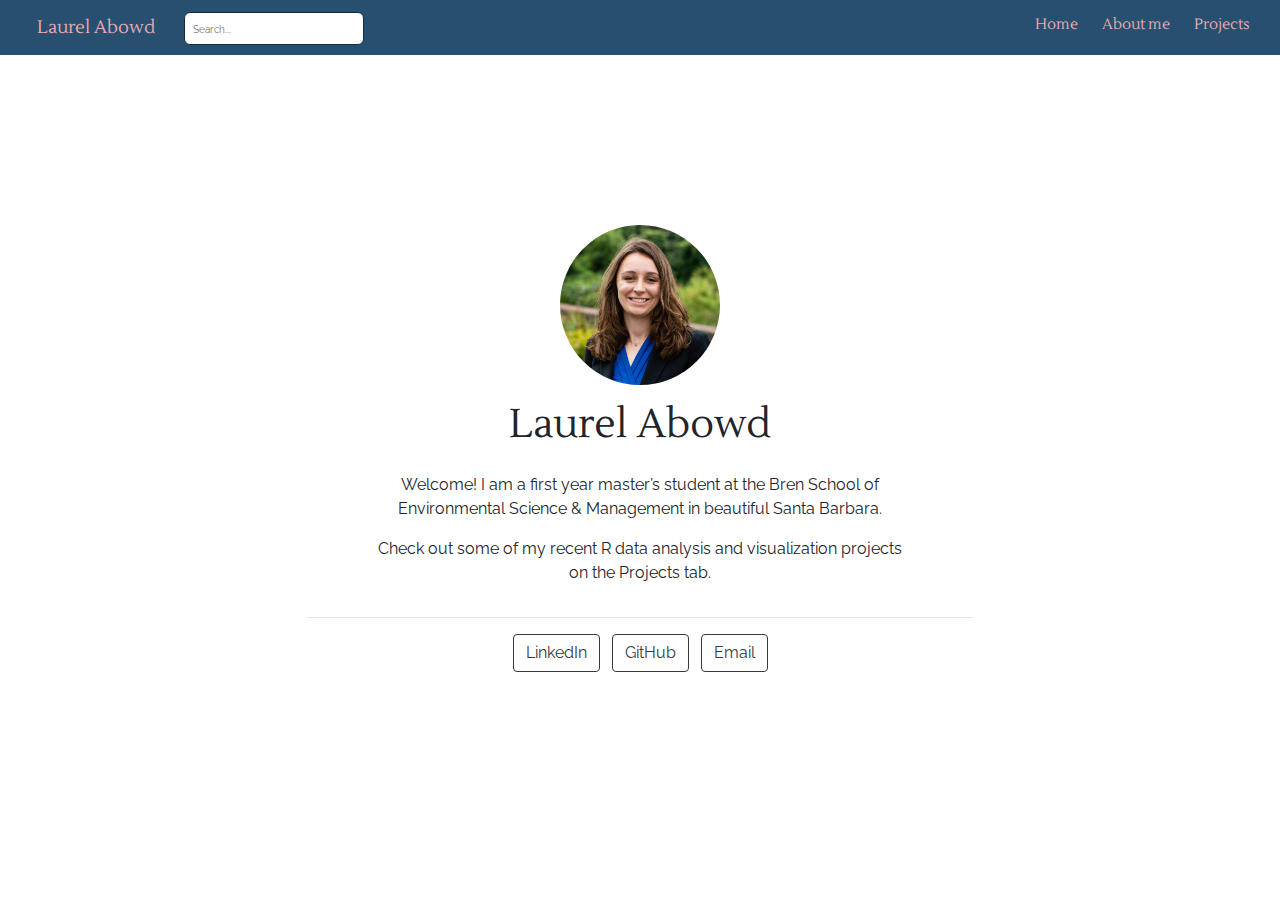
<file: docs/index.html>
<!doctype html>
<html lang="en">
  <head>
    <!-- Required meta tags -->
    <meta charset="utf-8">
    <meta name="viewport" content="width=device-width, initial-scale=1, shrink-to-fit=no">

    <!-- Bootstrap CSS -->
    <link rel="stylesheet" href="https://stackpath.bootstrapcdn.com/bootstrap/4.5.0/css/bootstrap.min.css">

    <title>Laurel Abowd</title>

    
          <!--radix_placeholder_navigation_in_header-->
          <meta name="distill:offset" content=""/>

          <script type="application/javascript">

            window.headroom_prevent_pin = false;

            window.document.addEventListener("DOMContentLoaded", function (event) {

              // initialize headroom for banner
              var header = $('header').get(0);
              var headerHeight = header.offsetHeight;
              var headroom = new Headroom(header, {
                tolerance: 5,
                onPin : function() {
                  if (window.headroom_prevent_pin) {
                    window.headroom_prevent_pin = false;
                    headroom.unpin();
                  }
                }
              });
              headroom.init();
              if(window.location.hash)
                headroom.unpin();
              $(header).addClass('headroom--transition');

              // offset scroll location for banner on hash change
              // (see: https://github.com/WickyNilliams/headroom.js/issues/38)
              window.addEventListener("hashchange", function(event) {
                window.scrollTo(0, window.pageYOffset - (headerHeight + 25));
              });

              // responsive menu
              $('.distill-site-header').each(function(i, val) {
                var topnav = $(this);
                var toggle = topnav.find('.nav-toggle');
                toggle.on('click', function() {
                  topnav.toggleClass('responsive');
                });
              });

              // nav dropdowns
              $('.nav-dropbtn').click(function(e) {
                $(this).next('.nav-dropdown-content').toggleClass('nav-dropdown-active');
                $(this).parent().siblings('.nav-dropdown')
                   .children('.nav-dropdown-content').removeClass('nav-dropdown-active');
              });
              $("body").click(function(e){
                $('.nav-dropdown-content').removeClass('nav-dropdown-active');
              });
              $(".nav-dropdown").click(function(e){
                e.stopPropagation();
              });
            });
          </script>

          <style type="text/css">

          /* Theme (user-documented overrideables for nav appearance) */

          .distill-site-nav {
            color: rgba(255, 255, 255, 0.8);
            background-color: #0F2E3D;
            font-size: 15px;
            font-weight: 300;
          }

          .distill-site-nav a {
            color: inherit;
            text-decoration: none;
          }

          .distill-site-nav a:hover {
            color: white;
          }

          @media print {
            .distill-site-nav {
              display: none;
            }
          }

          .distill-site-header {

          }

          .distill-site-footer {

          }


          /* Site Header */

          .distill-site-header {
            width: 100%;
            box-sizing: border-box;
            z-index: 3;
          }

          .distill-site-header .nav-left {
            display: inline-block;
            margin-left: 8px;
          }

          @media screen and (max-width: 768px) {
            .distill-site-header .nav-left {
              margin-left: 0;
            }
          }


          .distill-site-header .nav-right {
            float: right;
            margin-right: 8px;
          }

          .distill-site-header a,
          .distill-site-header .title {
            display: inline-block;
            text-align: center;
            padding: 14px 10px 14px 10px;
          }

          .distill-site-header .title {
            font-size: 18px;
            min-width: 150px;
          }

          .distill-site-header .logo {
            padding: 0;
          }

          .distill-site-header .logo img {
            display: none;
            max-height: 20px;
            width: auto;
            margin-bottom: -4px;
          }

          .distill-site-header .nav-image img {
            max-height: 18px;
            width: auto;
            display: inline-block;
            margin-bottom: -3px;
          }



          @media screen and (min-width: 1000px) {
            .distill-site-header .logo img {
              display: inline-block;
            }
            .distill-site-header .nav-left {
              margin-left: 20px;
            }
            .distill-site-header .nav-right {
              margin-right: 20px;
            }
            .distill-site-header .title {
              padding-left: 12px;
            }
          }


          .distill-site-header .nav-toggle {
            display: none;
          }

          .nav-dropdown {
            display: inline-block;
            position: relative;
          }

          .nav-dropdown .nav-dropbtn {
            border: none;
            outline: none;
            color: rgba(255, 255, 255, 0.8);
            padding: 16px 10px;
            background-color: transparent;
            font-family: inherit;
            font-size: inherit;
            font-weight: inherit;
            margin: 0;
            margin-top: 1px;
            z-index: 2;
          }

          .nav-dropdown-content {
            display: none;
            position: absolute;
            background-color: white;
            min-width: 200px;
            border: 1px solid rgba(0,0,0,0.15);
            border-radius: 4px;
            box-shadow: 0px 8px 16px 0px rgba(0,0,0,0.1);
            z-index: 1;
            margin-top: 2px;
            white-space: nowrap;
            padding-top: 4px;
            padding-bottom: 4px;
          }

          .nav-dropdown-content hr {
            margin-top: 4px;
            margin-bottom: 4px;
            border: none;
            border-bottom: 1px solid rgba(0, 0, 0, 0.1);
          }

          .nav-dropdown-active {
            display: block;
          }

          .nav-dropdown-content a, .nav-dropdown-content .nav-dropdown-header {
            color: black;
            padding: 6px 24px;
            text-decoration: none;
            display: block;
            text-align: left;
          }

          .nav-dropdown-content .nav-dropdown-header {
            display: block;
            padding: 5px 24px;
            padding-bottom: 0;
            text-transform: uppercase;
            font-size: 14px;
            color: #999999;
            white-space: nowrap;
          }

          .nav-dropdown:hover .nav-dropbtn {
            color: white;
          }

          .nav-dropdown-content a:hover {
            background-color: #ddd;
            color: black;
          }

          .nav-right .nav-dropdown-content {
            margin-left: -45%;
            right: 0;
          }

          @media screen and (max-width: 768px) {
            .distill-site-header a, .distill-site-header .nav-dropdown  {display: none;}
            .distill-site-header a.nav-toggle {
              float: right;
              display: block;
            }
            .distill-site-header .title {
              margin-left: 0;
            }
            .distill-site-header .nav-right {
              margin-right: 0;
            }
            .distill-site-header {
              overflow: hidden;
            }
            .nav-right .nav-dropdown-content {
              margin-left: 0;
            }
          }


          @media screen and (max-width: 768px) {
            .distill-site-header.responsive {position: relative; min-height: 500px; }
            .distill-site-header.responsive a.nav-toggle {
              position: absolute;
              right: 0;
              top: 0;
            }
            .distill-site-header.responsive a,
            .distill-site-header.responsive .nav-dropdown {
              display: block;
              text-align: left;
            }
            .distill-site-header.responsive .nav-left,
            .distill-site-header.responsive .nav-right {
              width: 100%;
            }
            .distill-site-header.responsive .nav-dropdown {float: none;}
            .distill-site-header.responsive .nav-dropdown-content {position: relative;}
            .distill-site-header.responsive .nav-dropdown .nav-dropbtn {
              display: block;
              width: 100%;
              text-align: left;
            }
          }

          /* Site Footer */

          .distill-site-footer {
            width: 100%;
            overflow: hidden;
            box-sizing: border-box;
            z-index: 3;
            margin-top: 30px;
            padding-top: 30px;
            padding-bottom: 30px;
            text-align: center;
          }

          /* Headroom */

          d-title {
            padding-top: 6rem;
          }

          @media print {
            d-title {
              padding-top: 4rem;
            }
          }

          .headroom {
            z-index: 1000;
            position: fixed;
            top: 0;
            left: 0;
            right: 0;
          }

          .headroom--transition {
            transition: all .4s ease-in-out;
          }

          .headroom--unpinned {
            top: -100px;
          }

          .headroom--pinned {
            top: 0;
          }

          /* adjust viewport for navbar height */
          /* helps vertically center bootstrap (non-distill) content */
          .min-vh-100 {
            min-height: calc(100vh - 100px) !important;
          }

          </style>

          <script src="site_libs/jquery-1.11.3/jquery.min.js"></script>
          <link href="site_libs/font-awesome-5.1.0/css/all.css" rel="stylesheet"/>
          <link href="site_libs/font-awesome-5.1.0/css/v4-shims.css" rel="stylesheet"/>
          <script src="site_libs/headroom-0.9.4/headroom.min.js"></script>
          <script src="site_libs/autocomplete-0.37.1/autocomplete.min.js"></script>
          <script src="site_libs/fuse-6.4.1/fuse.min.js"></script>

          <script type="application/javascript">

          function getMeta(metaName) {
            var metas = document.getElementsByTagName('meta');
            for (let i = 0; i < metas.length; i++) {
              if (metas[i].getAttribute('name') === metaName) {
                return metas[i].getAttribute('content');
              }
            }
            return '';
          }

          function offsetURL(url) {
            var offset = getMeta('distill:offset');
            return offset ? offset + '/' + url : url;
          }

          function createFuseIndex() {

            // create fuse index
            var options = {
              keys: [
                { name: 'title', weight: 20 },
                { name: 'categories', weight: 15 },
                { name: 'description', weight: 10 },
                { name: 'contents', weight: 5 },
              ],
              ignoreLocation: true,
              threshold: 0
            };
            var fuse = new window.Fuse([], options);

            // fetch the main search.json
            return fetch(offsetURL('search.json'))
              .then(function(response) {
                if (response.status == 200) {
                  return response.json().then(function(json) {
                    // index main articles
                    json.articles.forEach(function(article) {
                      fuse.add(article);
                    });
                    // download collections and index their articles
                    return Promise.all(json.collections.map(function(collection) {
                      return fetch(offsetURL(collection)).then(function(response) {
                        if (response.status === 200) {
                          return response.json().then(function(articles) {
                            articles.forEach(function(article) {
                              fuse.add(article);
                            });
                          })
                        } else {
                          return Promise.reject(
                            new Error('Unexpected status from search index request: ' +
                                      response.status)
                          );
                        }
                      });
                    })).then(function() {
                      return fuse;
                    });
                  });

                } else {
                  return Promise.reject(
                    new Error('Unexpected status from search index request: ' +
                                response.status)
                  );
                }
              });
          }

          window.document.addEventListener("DOMContentLoaded", function (event) {

            // get search element (bail if we don't have one)
            var searchEl = window.document.getElementById('distill-search');
            if (!searchEl)
              return;

            createFuseIndex()
              .then(function(fuse) {

                // make search box visible
                searchEl.classList.remove('hidden');

                // initialize autocomplete
                var options = {
                  autoselect: true,
                  hint: false,
                  minLength: 2,
                };
                window.autocomplete(searchEl, options, [{
                  source: function(query, callback) {
                    const searchOptions = {
                      isCaseSensitive: false,
                      shouldSort: true,
                      minMatchCharLength: 2,
                      limit: 10,
                    };
                    var results = fuse.search(query, searchOptions);
                    callback(results
                      .map(function(result) { return result.item; })
                    );
                  },
                  templates: {
                    suggestion: function(suggestion) {
                      var img = suggestion.preview && Object.keys(suggestion.preview).length > 0
                        ? `<img src="${offsetURL(suggestion.preview)}"</img>`
                        : '';
                      var html = `
                        <div class="search-item">
                          <h3>${suggestion.title}</h3>
                          <div class="search-item-description">
                            ${suggestion.description || ''}
                          </div>
                          <div class="search-item-preview">
                            ${img}
                          </div>
                        </div>
                      `;
                      return html;
                    }
                  }
                }]).on('autocomplete:selected', function(event, suggestion) {
                  window.location.href = offsetURL(suggestion.path);
                });
                // remove inline display style on autocompleter (we want to
                // manage responsive display via css)
                $('.algolia-autocomplete').css("display", "");
              })
              .catch(function(error) {
                console.log(error);
              });

          });

          </script>

          <style type="text/css">

          .nav-search {
            font-size: x-small;
          }

          /* Algolioa Autocomplete */

          .algolia-autocomplete {
            display: inline-block;
            margin-left: 10px;
            vertical-align: sub;
            background-color: white;
            color: black;
            padding: 6px;
            padding-top: 8px;
            padding-bottom: 0;
            border-radius: 6px;
            border: 1px #0F2E3D solid;
            width: 180px;
          }


          @media screen and (max-width: 768px) {
            .distill-site-nav .algolia-autocomplete {
              display: none;
              visibility: hidden;
            }
            .distill-site-nav.responsive .algolia-autocomplete {
              display: inline-block;
              visibility: visible;
            }
            .distill-site-nav.responsive .algolia-autocomplete .aa-dropdown-menu {
              margin-left: 0;
              width: 400px;
              max-height: 400px;
            }
          }

          .algolia-autocomplete .aa-input, .algolia-autocomplete .aa-hint {
            width: 90%;
            outline: none;
            border: none;
          }

          .algolia-autocomplete .aa-hint {
            color: #999;
          }
          .algolia-autocomplete .aa-dropdown-menu {
            width: 550px;
            max-height: 70vh;
            overflow-x: visible;
            overflow-y: scroll;
            padding: 5px;
            margin-top: 3px;
            margin-left: -150px;
            background-color: #fff;
            border-radius: 5px;
            border: 1px solid #999;
            border-top: none;
          }

          .algolia-autocomplete .aa-dropdown-menu .aa-suggestion {
            cursor: pointer;
            padding: 5px 4px;
            border-bottom: 1px solid #eee;
          }

          .algolia-autocomplete .aa-dropdown-menu .aa-suggestion:last-of-type {
            border-bottom: none;
            margin-bottom: 2px;
          }

          .algolia-autocomplete .aa-dropdown-menu .aa-suggestion .search-item {
            overflow: hidden;
            font-size: 0.8em;
            line-height: 1.4em;
          }

          .algolia-autocomplete .aa-dropdown-menu .aa-suggestion .search-item h3 {
            font-size: 1rem;
            margin-block-start: 0;
            margin-block-end: 5px;
          }

          .algolia-autocomplete .aa-dropdown-menu .aa-suggestion .search-item-description {
            display: inline-block;
            overflow: hidden;
            height: 2.8em;
            width: 80%;
            margin-right: 4%;
          }

          .algolia-autocomplete .aa-dropdown-menu .aa-suggestion .search-item-preview {
            display: inline-block;
            width: 15%;
          }

          .algolia-autocomplete .aa-dropdown-menu .aa-suggestion .search-item-preview img {
            height: 3em;
            width: auto;
            display: none;
          }

          .algolia-autocomplete .aa-dropdown-menu .aa-suggestion .search-item-preview img[src] {
            display: initial;
          }

          .algolia-autocomplete .aa-dropdown-menu .aa-suggestion.aa-cursor {
            background-color: #eee;
          }
          .algolia-autocomplete .aa-dropdown-menu .aa-suggestion em {
            font-weight: bold;
            font-style: normal;
          }

          </style>


          <!--/radix_placeholder_navigation_in_header-->
          <!--radix_placeholder_site_in_header-->
          <!--/radix_placeholder_site_in_header-->
          
          <style type="text/css">
          body {
            padding-top: 60px;
          }
          </style>
          <style type="text/css">
          /* base variables */

          /* Edit the CSS properties in this file to create a custom
             Distill theme. Only edit values in the right column
             for each row; values shown are the CSS defaults.
             To return any property to the default,
             you may set its value to: unset
             All rows must end with a semi-colon.                      */

          /* Optional: embed custom fonts here with `@import`          */
          /* This must remain at the top of this file.                 */



          html {
            /*-- Main font sizes --*/
            --title-size:      50px;
            --body-size:       1.06rem;
            --code-size:       14px;
            --aside-size:      12px;
            --fig-cap-size:    13px;
            /*-- Main font colors --*/
            --title-color:     #000000;
            --header-color:    rgba(0, 0, 0, 0.8);
            --body-color:      rgba(0, 0, 0, 0.8);
            --aside-color:     rgba(0, 0, 0, 0.6);
            --fig-cap-color:   rgba(0, 0, 0, 0.6);
            /*-- Specify custom fonts ~~~ must be imported above   --*/
            --heading-font:    sans-serif;
            --mono-font:       monospace;
            --body-font:       sans-serif;
            --navbar-font:     sans-serif;  /* websites + blogs only */
          }

          /*-- ARTICLE METADATA --*/
          d-byline {
            --heading-size:    0.6rem;
            --heading-color:   rgba(0, 0, 0, 0.5);
            --body-size:       0.8rem;
            --body-color:      rgba(0, 0, 0, 0.8);
          }

          /*-- ARTICLE TABLE OF CONTENTS --*/
          .d-contents {
            --heading-size:    18px;
            --contents-size:   13px;
          }

          /*-- ARTICLE APPENDIX --*/
          d-appendix {
            --heading-size:    15px;
            --heading-color:   rgba(0, 0, 0, 0.65);
            --text-size:       0.8em;
            --text-color:      rgba(0, 0, 0, 0.5);
          }

          /*-- WEBSITE HEADER + FOOTER --*/
          /* These properties only apply to Distill sites and blogs  */

          .distill-site-header {
            --title-size:       18px;
            --text-color:       rgba(255, 255, 255, 0.8);
            --text-size:        15px;
            --hover-color:      white;
            --bkgd-color:       #0F2E3D;
          }

          .distill-site-footer {
            --text-color:       rgba(255, 255, 255, 0.8);
            --text-size:        15px;
            --hover-color:      white;
            --bkgd-color:       #0F2E3D;
          }

          /*-- Additional custom styles --*/
          /* Add any additional CSS rules below                      */
          </style>
          <style type="text/css">
          /* base variables */

          /* Edit the CSS properties in this file to create a custom
             Distill theme. Only edit values in the right column
             for each row; values shown are the CSS defaults.
             To return any property to the default,
             you may set its value to: unset
             All rows must end with a semi-colon.                      */

          /* Optional: embed custom fonts here with `@import`          */
          /* This must remain at the top of this file.                 */
          @import url('https://fonts.googleapis.com/css2?family=Lustria&family=Raleway&display=swap');


          html {
            /*-- Main font sizes --*/
            --title-size:      50px;
            --body-size:       1.06rem;
            --code-size:       14px;
            --aside-size:      12px;
            --fig-cap-size:    13px;
            /*-- Main font colors --*/
            --title-color:     #955670;
            --header-color:    #955670;
            --body-color:      rgba(0, 0, 0, 0.8);
            --aside-color:     rgba(0, 0, 0, 0.6);
            --fig-cap-color:   rgba(0, 0, 0, 0.6);
            /*-- Specify custom fonts ~~~ must be imported above   --*/
            --heading-font:    "Lustria", serif;
            --mono-font:       "Raleway"; monospace;
            --body-font:       "Raleway"; sans-serif;
            --navbar-font:     "Lustria"; sans-serif;  /* websites + blogs only */
          }

          /*-- ARTICLE METADATA --*/
          d-byline {
            --heading-size:    0.6rem;
            --heading-color:   rgba(0, 0, 0, 0.5);
            --body-size:       0.8rem;
            --body-color:      rgba(0, 0, 0, 0.8);
          }

          /*-- ARTICLE TABLE OF CONTENTS --*/
          .d-contents {
            --heading-size:    18px;
            --contents-size:   13px;
          }

          /*-- ARTICLE APPENDIX --*/
          d-appendix {
            --heading-size:    15px;
            --heading-color:   rgba(0, 0, 0, 0.65);
            --text-size:       0.8em;
            --text-color:      rgba(0, 0, 0, 0.5);
          }

          /*-- WEBSITE HEADER + FOOTER --*/
          /* These properties only apply to Distill sites and blogs  */

          .distill-site-header {
            --title-size:       18px;
            --text-color:       #EBAAB0;
            --text-size:        15px;
            --hover-color:      white;
            --bkgd-color:       #275070;
          }

          .distill-site-footer {
            --text-color:       rgba(255, 255, 255, 0.8);
            --text-size:        15px;
            --hover-color:      white;
            --bkgd-color:       #275070;
          }

          /*-- Additional custom styles --*/
          /* Add any additional CSS rules below                      */
          </style>
          <style type="text/css">
          /* base style */

          /* FONT FAMILIES */

          :root {
            --heading-default: -apple-system, BlinkMacSystemFont, "Segoe UI", Roboto, Oxygen, Ubuntu, Cantarell, "Fira Sans", "Droid Sans", "Helvetica Neue", Arial, sans-serif;
            --mono-default: Consolas, Monaco, 'Andale Mono', 'Ubuntu Mono', monospace;
            --body-default: -apple-system, BlinkMacSystemFont, "Segoe UI", Roboto, Oxygen, Ubuntu, Cantarell, "Fira Sans", "Droid Sans", "Helvetica Neue", Arial, sans-serif;
          }

          body,
          .posts-list .post-preview p,
          .posts-list .description p {
            font-family: var(--body-font), var(--body-default);
          }

          h1, h2, h3, h4, h5, h6,
          .posts-list .post-preview h2,
          .posts-list .description h2 {
            font-family: var(--heading-font), var(--heading-default);
          }

          d-article div.sourceCode code,
          d-article pre code {
            font-family: var(--mono-font), var(--mono-default);
          }


          /*-- TITLE --*/
          d-title h1,
          .posts-list > h1 {
            color: var(--title-color, black);
          }

          d-title h1 {
            font-size: var(--title-size, 50px);
          }

          /*-- HEADERS --*/
          d-article h1,
          d-article h2,
          d-article h3,
          d-article h4,
          d-article h5,
          d-article h6 {
            color: var(--header-color, rgba(0, 0, 0, 0.8));
          }

          /*-- BODY --*/
          d-article > p,  /* only text inside of <p> tags */
          d-article > ul, /* lists */
          d-article > ol {
            color: var(--body-color, rgba(0, 0, 0, 0.8));
            font-size: var(--body-size, 1.06rem);
          }


          /*-- CODE --*/
          d-article div.sourceCode code,
          d-article pre code {
            font-size: var(--code-size, 14px);
          }

          /*-- ASIDE --*/
          d-article aside {
            font-size: var(--aside-size, 12px);
            color: var(--aside-color, rgba(0, 0, 0, 0.6));
          }

          /*-- FIGURE CAPTIONS --*/
          figure .caption,
          figure figcaption,
          .figure .caption {
            font-size: var(--fig-cap-size, 13px);
            color: var(--fig-cap-color, rgba(0, 0, 0, 0.6));
          }

          /*-- METADATA --*/
          d-byline h3 {
            font-size: var(--heading-size, 0.6rem);
            color: var(--heading-color, rgba(0, 0, 0, 0.5));
          }

          d-byline {
            font-size: var(--body-size, 0.8rem);
            color: var(--body-color, rgba(0, 0, 0, 0.8));
          }

          d-byline a,
          d-article d-byline a {
            color: var(--body-color, rgba(0, 0, 0, 0.8));
          }

          /*-- TABLE OF CONTENTS --*/
          .d-contents nav h3 {
            font-size: var(--heading-size, 18px);
          }

          .d-contents nav a {
            font-size: var(--contents-size, 13px);
          }

          /*-- APPENDIX --*/
          d-appendix h3 {
            font-size: var(--heading-size, 15px);
            color: var(--heading-color, rgba(0, 0, 0, 0.65));
          }

          d-appendix {
            font-size: var(--text-size, 0.8em);
            color: var(--text-color, rgba(0, 0, 0, 0.5));
          }

          d-appendix d-footnote-list a.footnote-backlink {
            color: var(--text-color, rgba(0, 0, 0, 0.5));
          }

          /*-- WEBSITE HEADER + FOOTER --*/
          .distill-site-header .title {
            font-size: var(--title-size, 18px);
            font-family: var(--navbar-font), var(--heading-default);
          }

          .distill-site-header a,
          .nav-dropdown .nav-dropbtn {
            font-family: var(--navbar-font), var(--heading-default);
          }

          .nav-dropdown .nav-dropbtn {
            color: var(--text-color, rgba(255, 255, 255, 0.8));
            font-size: var(--text-size, 15px);
          }

          .distill-site-header a:hover,
          .nav-dropdown:hover .nav-dropbtn {
            color: var(--hover-color, white);
          }

          .distill-site-header {
            font-size: var(--text-size, 15px);
            color: var(--text-color, rgba(255, 255, 255, 0.8));
            background-color: var(--bkgd-color, #0F2E3D);
          }

          .distill-site-footer {
            font-size: var(--text-size, 15px);
            color: var(--text-color, rgba(255, 255, 255, 0.8));
            background-color: var(--bkgd-color, #0F2E3D);
          }

          .distill-site-footer a:hover {
            color: var(--hover-color, white);
          }</style>
          <script src="C:\Users\truel\Documents\R\win-library\4.0\rmarkdown\rmd\h\pandoc\header-attrs.js"></script>
    
    
  </head>
  <body>

          <!--radix_placeholder_navigation_before_body-->
          <header class="header header--fixed" role="banner">
          <nav class="distill-site-nav distill-site-header">
          <div class="nav-left">
          <a href="index.html" class="title">Laurel Abowd</a>
          <input id="distill-search" class="nav-search hidden" type="text" placeholder="Search..."/>
          </div>
          <div class="nav-right">
          <a href="index.html">Home</a>
          <a href="about.html">About me</a>
          <a href="blog.html">Projects</a>
          <a href="javascript:void(0);" class="nav-toggle">&#9776;</a>
          </div>
          </nav>
          </header>
          <!--/radix_placeholder_navigation_before_body-->
          <!--radix_placeholder_site_before_body-->
          <!--/radix_placeholder_site_before_body-->
    
    <div class="container min-vh-100">
      <div class="row min-vh-100 justify-content-center align-items-center">
        <div class="col-12 text-center">
          <img src=abowd_pic.jpg style="height:10rem" class="rounded-circle">
          <div class="mt-3">
            <h1>Laurel Abowd</h1>
          </div>
          <div class="row justify-content-center align-items-center">
            <div class="col-6 mt-3 text-center d-none d-sm-block">
              <p>Welcome! I am a first year master’s student at the Bren School of Environmental Science &amp; Management in beautiful Santa Barbara.</p>
              <p>Check out some of my recent R data analysis and visualization projects on the Projects tab.</p>
            </div>
            <div class="col-11 mt-3 text-center d-block d-sm-none">
              <p>Welcome! I am a first year master’s student at the Bren School of Environmental Science &amp; Management in beautiful Santa Barbara.</p>
              <p>Check out some of my recent R data analysis and visualization projects on the Projects tab.</p>
            </div>
          </div>

          <hr style="width:60%;"/>

          <div class="row justify-content-center align-items-center">
            <div class="col-8 text-center d-none d-sm-block">
              <ul class="list-inline">
                                <li class="list-inline-item">
                  <a href=https://www.linkedin.com/in/laurelabowd/>
                    <button type="button" class="btn btn-outline-dark mb-2">
                      LinkedIn
                    </button>
                  </a>
                </li>
                                <li class="list-inline-item">
                  <a href=https://github.com/laurelabowd/>
                    <button type="button" class="btn btn-outline-dark mb-2">
                      GitHub
                    </button>
                  </a>
                </li>
                                <li class="list-inline-item">
                  <a href=mailto:abowd@ucsb.com>
                    <button type="button" class="btn btn-outline-dark mb-2">
                      Email
                    </button>
                  </a>
                </li>
                              </ul>
            </div>
          </div>

          <div class="row justify-content-center align-items-center">
            <div class="col-8 m-1 text-center d-block d-sm-none">
              <div class="list-group">
                                <a href=https://www.linkedin.com/in/laurelabowd/>
                  <button type="button" class="list-group-item list-group-item-action my-1 rounded">
                    LinkedIn
                  </button>
                </a>
                                <a href=https://github.com/laurelabowd/>
                  <button type="button" class="list-group-item list-group-item-action my-1 rounded">
                    GitHub
                  </button>
                </a>
                                <a href=mailto:abowd@ucsb.com>
                  <button type="button" class="list-group-item list-group-item-action my-1 rounded">
                    Email
                  </button>
                </a>
                              </div>
            </div>
          </div>
        </div>
      </div>
    </div>

    <!-- Optional JavaScript -->
    <!-- jQuery first, then Popper.js, then Bootstrap JS -->
    <script src="https://code.jquery.com/jquery-3.5.1.slim.min.js" integrity="sha384-DfXdz2htPH0lsSSs5nCTpuj/zy4C+OGpamoFVy38MVBnE+IbbVYUew+OrCXaRkfj" crossorigin="anonymous"></script>
    <script src="https://cdn.jsdelivr.net/npm/popper.js@1.16.0/dist/umd/popper.min.js" integrity="sha384-Q6E9RHvbIyZFJoft+2mJbHaEWldlvI9IOYy5n3zV9zzTtmI3UksdQRVvoxMfooAo" crossorigin="anonymous"></script>
    <script src="https://stackpath.bootstrapcdn.com/bootstrap/4.5.0/js/bootstrap.min.js" integrity="sha384-OgVRvuATP1z7JjHLkuOU7Xw704+h835Lr+6QL9UvYjZE3Ipu6Tp75j7Bh/kR0JKI" crossorigin="anonymous"></script>

          <!--radix_placeholder_site_after_body-->
          <!--/radix_placeholder_site_after_body-->
          <!--radix_placeholder_navigation_after_body-->
          <!--/radix_placeholder_navigation_after_body-->
    
  </body>
</html>
</file>
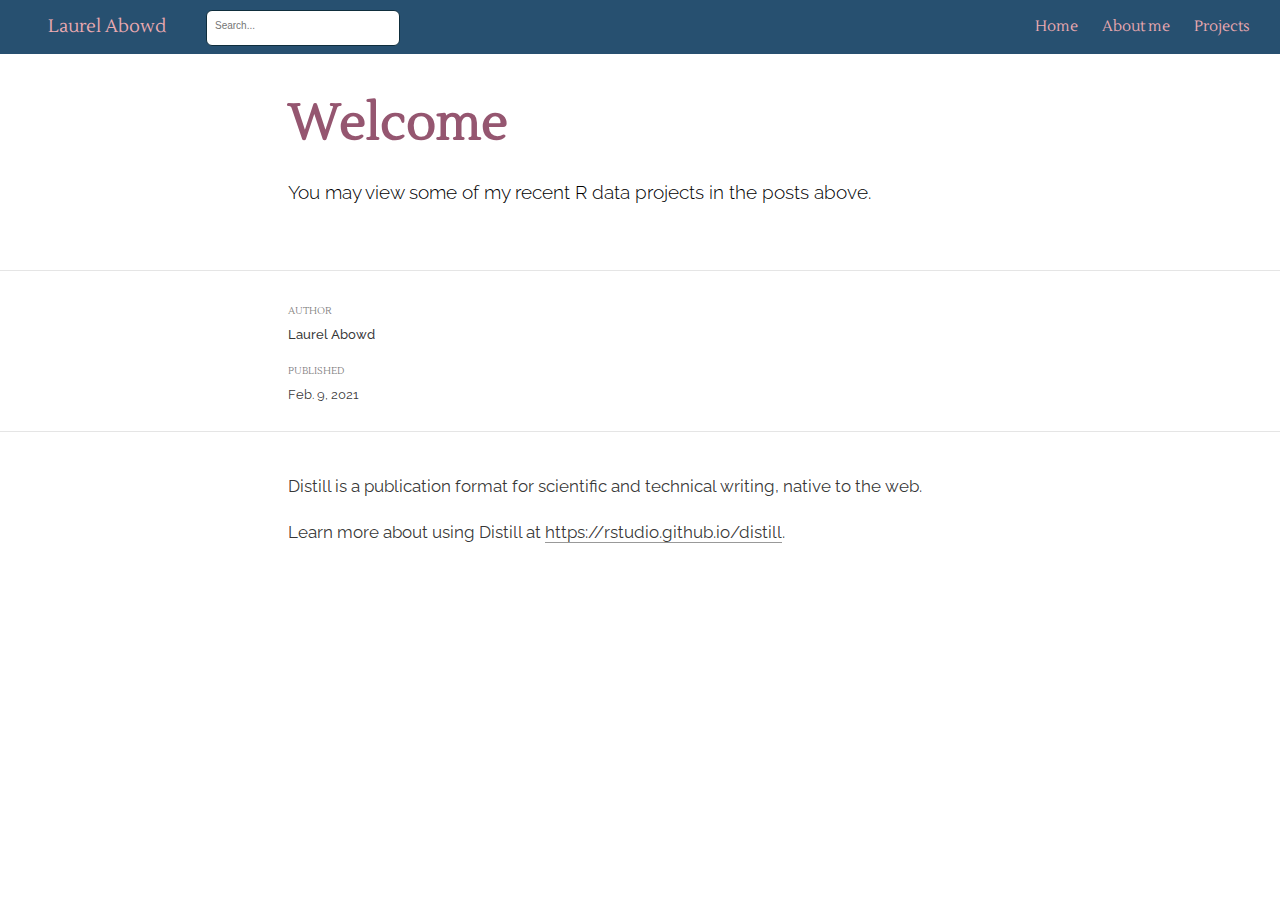
<file: docs/posts/2021-02-09-welcome/index.html>
<!DOCTYPE html>

<html xmlns="http://www.w3.org/1999/xhtml" lang="" xml:lang="">

<head>
  <meta charset="utf-8"/>
  <meta name="viewport" content="width=device-width, initial-scale=1"/>
  <meta http-equiv="X-UA-Compatible" content="IE=Edge,chrome=1"/>
  <meta name="generator" content="distill" />

  <style type="text/css">
  /* Hide doc at startup (prevent jankiness while JS renders/transforms) */
  body {
    visibility: hidden;
  }
  </style>

 <!--radix_placeholder_import_source-->
 <!--/radix_placeholder_import_source-->

<style type="text/css">code{white-space: pre;}</style>
<style type="text/css" data-origin="pandoc">
pre > code.sourceCode { white-space: pre; position: relative; }
pre > code.sourceCode > span { display: inline-block; line-height: 1.25; }
pre > code.sourceCode > span:empty { height: 1.2em; }
code.sourceCode > span { color: inherit; text-decoration: inherit; }
div.sourceCode { margin: 1em 0; }
pre.sourceCode { margin: 0; }
@media screen {
div.sourceCode { overflow: auto; }
}
@media print {
pre > code.sourceCode { white-space: pre-wrap; }
pre > code.sourceCode > span { text-indent: -5em; padding-left: 5em; }
}
pre.numberSource code
  { counter-reset: source-line 0; }
pre.numberSource code > span
  { position: relative; left: -4em; counter-increment: source-line; }
pre.numberSource code > span > a:first-child::before
  { content: counter(source-line);
    position: relative; left: -1em; text-align: right; vertical-align: baseline;
    border: none; display: inline-block;
    -webkit-touch-callout: none; -webkit-user-select: none;
    -khtml-user-select: none; -moz-user-select: none;
    -ms-user-select: none; user-select: none;
    padding: 0 4px; width: 4em;
    color: #aaaaaa;
  }
pre.numberSource { margin-left: 3em; border-left: 1px solid #aaaaaa;  padding-left: 4px; }
div.sourceCode
  {   }
@media screen {
pre > code.sourceCode > span > a:first-child::before { text-decoration: underline; }
}
code span.al { color: #ad0000; } /* Alert */
code span.an { color: #5e5e5e; } /* Annotation */
code span.at { color: #20794d; } /* Attribute */
code span.bn { color: #ad0000; } /* BaseN */
code span.bu { } /* BuiltIn */
code span.cf { color: #007ba5; } /* ControlFlow */
code span.ch { color: #20794d; } /* Char */
code span.cn { color: #8f5902; } /* Constant */
code span.co { color: #5e5e5e; } /* Comment */
code span.cv { color: #5e5e5e; font-style: italic; } /* CommentVar */
code span.do { color: #5e5e5e; font-style: italic; } /* Documentation */
code span.dt { color: #ad0000; } /* DataType */
code span.dv { color: #ad0000; } /* DecVal */
code span.er { color: #ad0000; } /* Error */
code span.ex { } /* Extension */
code span.fl { color: #ad0000; } /* Float */
code span.fu { color: #4758ab; } /* Function */
code span.im { } /* Import */
code span.in { color: #5e5e5e; } /* Information */
code span.kw { color: #007ba5; } /* Keyword */
code span.op { color: #5e5e5e; } /* Operator */
code span.ot { color: #007ba5; } /* Other */
code span.pp { color: #ad0000; } /* Preprocessor */
code span.sc { color: #20794d; } /* SpecialChar */
code span.ss { color: #20794d; } /* SpecialString */
code span.st { color: #20794d; } /* String */
code span.va { color: #111111; } /* Variable */
code span.vs { color: #20794d; } /* VerbatimString */
code span.wa { color: #5e5e5e; font-style: italic; } /* Warning */
</style>

  <!--radix_placeholder_meta_tags-->
<title>Laurel Abowd: Welcome</title>

<meta property="description" itemprop="description" content="You may view some of my recent R data projects in the posts above."/>


<!--  https://schema.org/Article -->
<meta property="article:published" itemprop="datePublished" content="2021-02-09"/>
<meta property="article:created" itemprop="dateCreated" content="2021-02-09"/>
<meta name="article:author" content="Laurel Abowd"/>

<!--  https://developers.facebook.com/docs/sharing/webmasters#markup -->
<meta property="og:title" content="Laurel Abowd: Welcome"/>
<meta property="og:type" content="article"/>
<meta property="og:description" content="You may view some of my recent R data projects in the posts above."/>
<meta property="og:locale" content="en_US"/>
<meta property="og:site_name" content="Laurel Abowd"/>

<!--  https://dev.twitter.com/cards/types/summary -->
<meta property="twitter:card" content="summary"/>
<meta property="twitter:title" content="Laurel Abowd: Welcome"/>
<meta property="twitter:description" content="You may view some of my recent R data projects in the posts above."/>

<!--/radix_placeholder_meta_tags-->
  <!--radix_placeholder_rmarkdown_metadata-->

<script type="text/json" id="radix-rmarkdown-metadata">
{"type":"list","attributes":{"names":{"type":"character","attributes":{},"value":["title","description","author","date","output"]}},"value":[{"type":"character","attributes":{},"value":["Welcome"]},{"type":"character","attributes":{},"value":["You may view some of my recent R data projects in the posts above."]},{"type":"list","attributes":{},"value":[{"type":"list","attributes":{"names":{"type":"character","attributes":{},"value":["name"]}},"value":[{"type":"character","attributes":{},"value":["Laurel Abowd"]}]}]},{"type":"character","attributes":{},"value":["2021-02-09"]},{"type":"list","attributes":{"names":{"type":"character","attributes":{},"value":["distill::distill_article"]}},"value":[{"type":"list","attributes":{"names":{"type":"character","attributes":{},"value":["self_contained"]}},"value":[{"type":"logical","attributes":{},"value":[false]}]}]}]}
</script>
<!--/radix_placeholder_rmarkdown_metadata-->
  
  <script type="text/json" id="radix-resource-manifest">
  {"type":"character","attributes":{},"value":["welcome_files/anchor-4.2.2/anchor.min.js","welcome_files/bowser-1.9.3/bowser.min.js","welcome_files/distill-2.2.21/template.v2.js","welcome_files/header-attrs-2.6.6/header-attrs.js","welcome_files/jquery-1.11.3/jquery.min.js","welcome_files/popper-2.6.0/popper.min.js","welcome_files/tippy-6.2.7/tippy-bundle.umd.min.js","welcome_files/tippy-6.2.7/tippy-light-border.css","welcome_files/tippy-6.2.7/tippy.css","welcome_files/tippy-6.2.7/tippy.umd.min.js","welcome_files/webcomponents-2.0.0/webcomponents.js"]}
  </script>
  <!--radix_placeholder_navigation_in_header-->
<meta name="distill:offset" content="../.."/>

<script type="application/javascript">

  window.headroom_prevent_pin = false;

  window.document.addEventListener("DOMContentLoaded", function (event) {

    // initialize headroom for banner
    var header = $('header').get(0);
    var headerHeight = header.offsetHeight;
    var headroom = new Headroom(header, {
      tolerance: 5,
      onPin : function() {
        if (window.headroom_prevent_pin) {
          window.headroom_prevent_pin = false;
          headroom.unpin();
        }
      }
    });
    headroom.init();
    if(window.location.hash)
      headroom.unpin();
    $(header).addClass('headroom--transition');

    // offset scroll location for banner on hash change
    // (see: https://github.com/WickyNilliams/headroom.js/issues/38)
    window.addEventListener("hashchange", function(event) {
      window.scrollTo(0, window.pageYOffset - (headerHeight + 25));
    });

    // responsive menu
    $('.distill-site-header').each(function(i, val) {
      var topnav = $(this);
      var toggle = topnav.find('.nav-toggle');
      toggle.on('click', function() {
        topnav.toggleClass('responsive');
      });
    });

    // nav dropdowns
    $('.nav-dropbtn').click(function(e) {
      $(this).next('.nav-dropdown-content').toggleClass('nav-dropdown-active');
      $(this).parent().siblings('.nav-dropdown')
         .children('.nav-dropdown-content').removeClass('nav-dropdown-active');
    });
    $("body").click(function(e){
      $('.nav-dropdown-content').removeClass('nav-dropdown-active');
    });
    $(".nav-dropdown").click(function(e){
      e.stopPropagation();
    });
  });
</script>

<style type="text/css">

/* Theme (user-documented overrideables for nav appearance) */

.distill-site-nav {
  color: rgba(255, 255, 255, 0.8);
  background-color: #0F2E3D;
  font-size: 15px;
  font-weight: 300;
}

.distill-site-nav a {
  color: inherit;
  text-decoration: none;
}

.distill-site-nav a:hover {
  color: white;
}

@media print {
  .distill-site-nav {
    display: none;
  }
}

.distill-site-header {

}

.distill-site-footer {

}


/* Site Header */

.distill-site-header {
  width: 100%;
  box-sizing: border-box;
  z-index: 3;
}

.distill-site-header .nav-left {
  display: inline-block;
  margin-left: 8px;
}

@media screen and (max-width: 768px) {
  .distill-site-header .nav-left {
    margin-left: 0;
  }
}


.distill-site-header .nav-right {
  float: right;
  margin-right: 8px;
}

.distill-site-header a,
.distill-site-header .title {
  display: inline-block;
  text-align: center;
  padding: 14px 10px 14px 10px;
}

.distill-site-header .title {
  font-size: 18px;
  min-width: 150px;
}

.distill-site-header .logo {
  padding: 0;
}

.distill-site-header .logo img {
  display: none;
  max-height: 20px;
  width: auto;
  margin-bottom: -4px;
}

.distill-site-header .nav-image img {
  max-height: 18px;
  width: auto;
  display: inline-block;
  margin-bottom: -3px;
}



@media screen and (min-width: 1000px) {
  .distill-site-header .logo img {
    display: inline-block;
  }
  .distill-site-header .nav-left {
    margin-left: 20px;
  }
  .distill-site-header .nav-right {
    margin-right: 20px;
  }
  .distill-site-header .title {
    padding-left: 12px;
  }
}


.distill-site-header .nav-toggle {
  display: none;
}

.nav-dropdown {
  display: inline-block;
  position: relative;
}

.nav-dropdown .nav-dropbtn {
  border: none;
  outline: none;
  color: rgba(255, 255, 255, 0.8);
  padding: 16px 10px;
  background-color: transparent;
  font-family: inherit;
  font-size: inherit;
  font-weight: inherit;
  margin: 0;
  margin-top: 1px;
  z-index: 2;
}

.nav-dropdown-content {
  display: none;
  position: absolute;
  background-color: white;
  min-width: 200px;
  border: 1px solid rgba(0,0,0,0.15);
  border-radius: 4px;
  box-shadow: 0px 8px 16px 0px rgba(0,0,0,0.1);
  z-index: 1;
  margin-top: 2px;
  white-space: nowrap;
  padding-top: 4px;
  padding-bottom: 4px;
}

.nav-dropdown-content hr {
  margin-top: 4px;
  margin-bottom: 4px;
  border: none;
  border-bottom: 1px solid rgba(0, 0, 0, 0.1);
}

.nav-dropdown-active {
  display: block;
}

.nav-dropdown-content a, .nav-dropdown-content .nav-dropdown-header {
  color: black;
  padding: 6px 24px;
  text-decoration: none;
  display: block;
  text-align: left;
}

.nav-dropdown-content .nav-dropdown-header {
  display: block;
  padding: 5px 24px;
  padding-bottom: 0;
  text-transform: uppercase;
  font-size: 14px;
  color: #999999;
  white-space: nowrap;
}

.nav-dropdown:hover .nav-dropbtn {
  color: white;
}

.nav-dropdown-content a:hover {
  background-color: #ddd;
  color: black;
}

.nav-right .nav-dropdown-content {
  margin-left: -45%;
  right: 0;
}

@media screen and (max-width: 768px) {
  .distill-site-header a, .distill-site-header .nav-dropdown  {display: none;}
  .distill-site-header a.nav-toggle {
    float: right;
    display: block;
  }
  .distill-site-header .title {
    margin-left: 0;
  }
  .distill-site-header .nav-right {
    margin-right: 0;
  }
  .distill-site-header {
    overflow: hidden;
  }
  .nav-right .nav-dropdown-content {
    margin-left: 0;
  }
}


@media screen and (max-width: 768px) {
  .distill-site-header.responsive {position: relative; min-height: 500px; }
  .distill-site-header.responsive a.nav-toggle {
    position: absolute;
    right: 0;
    top: 0;
  }
  .distill-site-header.responsive a,
  .distill-site-header.responsive .nav-dropdown {
    display: block;
    text-align: left;
  }
  .distill-site-header.responsive .nav-left,
  .distill-site-header.responsive .nav-right {
    width: 100%;
  }
  .distill-site-header.responsive .nav-dropdown {float: none;}
  .distill-site-header.responsive .nav-dropdown-content {position: relative;}
  .distill-site-header.responsive .nav-dropdown .nav-dropbtn {
    display: block;
    width: 100%;
    text-align: left;
  }
}

/* Site Footer */

.distill-site-footer {
  width: 100%;
  overflow: hidden;
  box-sizing: border-box;
  z-index: 3;
  margin-top: 30px;
  padding-top: 30px;
  padding-bottom: 30px;
  text-align: center;
}

/* Headroom */

d-title {
  padding-top: 6rem;
}

@media print {
  d-title {
    padding-top: 4rem;
  }
}

.headroom {
  z-index: 1000;
  position: fixed;
  top: 0;
  left: 0;
  right: 0;
}

.headroom--transition {
  transition: all .4s ease-in-out;
}

.headroom--unpinned {
  top: -100px;
}

.headroom--pinned {
  top: 0;
}

/* adjust viewport for navbar height */
/* helps vertically center bootstrap (non-distill) content */
.min-vh-100 {
  min-height: calc(100vh - 100px) !important;
}

</style>

<script src="../../site_libs/jquery-1.11.3/jquery.min.js"></script>
<link href="../../site_libs/font-awesome-5.1.0/css/all.css" rel="stylesheet"/>
<link href="../../site_libs/font-awesome-5.1.0/css/v4-shims.css" rel="stylesheet"/>
<script src="../../site_libs/headroom-0.9.4/headroom.min.js"></script>
<script src="../../site_libs/autocomplete-0.37.1/autocomplete.min.js"></script>
<script src="../../site_libs/fuse-6.4.1/fuse.min.js"></script>

<script type="application/javascript">

function getMeta(metaName) {
  var metas = document.getElementsByTagName('meta');
  for (let i = 0; i < metas.length; i++) {
    if (metas[i].getAttribute('name') === metaName) {
      return metas[i].getAttribute('content');
    }
  }
  return '';
}

function offsetURL(url) {
  var offset = getMeta('distill:offset');
  return offset ? offset + '/' + url : url;
}

function createFuseIndex() {

  // create fuse index
  var options = {
    keys: [
      { name: 'title', weight: 20 },
      { name: 'categories', weight: 15 },
      { name: 'description', weight: 10 },
      { name: 'contents', weight: 5 },
    ],
    ignoreLocation: true,
    threshold: 0
  };
  var fuse = new window.Fuse([], options);

  // fetch the main search.json
  return fetch(offsetURL('search.json'))
    .then(function(response) {
      if (response.status == 200) {
        return response.json().then(function(json) {
          // index main articles
          json.articles.forEach(function(article) {
            fuse.add(article);
          });
          // download collections and index their articles
          return Promise.all(json.collections.map(function(collection) {
            return fetch(offsetURL(collection)).then(function(response) {
              if (response.status === 200) {
                return response.json().then(function(articles) {
                  articles.forEach(function(article) {
                    fuse.add(article);
                  });
                })
              } else {
                return Promise.reject(
                  new Error('Unexpected status from search index request: ' +
                            response.status)
                );
              }
            });
          })).then(function() {
            return fuse;
          });
        });

      } else {
        return Promise.reject(
          new Error('Unexpected status from search index request: ' +
                      response.status)
        );
      }
    });
}

window.document.addEventListener("DOMContentLoaded", function (event) {

  // get search element (bail if we don't have one)
  var searchEl = window.document.getElementById('distill-search');
  if (!searchEl)
    return;

  createFuseIndex()
    .then(function(fuse) {

      // make search box visible
      searchEl.classList.remove('hidden');

      // initialize autocomplete
      var options = {
        autoselect: true,
        hint: false,
        minLength: 2,
      };
      window.autocomplete(searchEl, options, [{
        source: function(query, callback) {
          const searchOptions = {
            isCaseSensitive: false,
            shouldSort: true,
            minMatchCharLength: 2,
            limit: 10,
          };
          var results = fuse.search(query, searchOptions);
          callback(results
            .map(function(result) { return result.item; })
          );
        },
        templates: {
          suggestion: function(suggestion) {
            var img = suggestion.preview && Object.keys(suggestion.preview).length > 0
              ? `<img src="${offsetURL(suggestion.preview)}"</img>`
              : '';
            var html = `
              <div class="search-item">
                <h3>${suggestion.title}</h3>
                <div class="search-item-description">
                  ${suggestion.description || ''}
                </div>
                <div class="search-item-preview">
                  ${img}
                </div>
              </div>
            `;
            return html;
          }
        }
      }]).on('autocomplete:selected', function(event, suggestion) {
        window.location.href = offsetURL(suggestion.path);
      });
      // remove inline display style on autocompleter (we want to
      // manage responsive display via css)
      $('.algolia-autocomplete').css("display", "");
    })
    .catch(function(error) {
      console.log(error);
    });

});

</script>

<style type="text/css">

.nav-search {
  font-size: x-small;
}

/* Algolioa Autocomplete */

.algolia-autocomplete {
  display: inline-block;
  margin-left: 10px;
  vertical-align: sub;
  background-color: white;
  color: black;
  padding: 6px;
  padding-top: 8px;
  padding-bottom: 0;
  border-radius: 6px;
  border: 1px #0F2E3D solid;
  width: 180px;
}


@media screen and (max-width: 768px) {
  .distill-site-nav .algolia-autocomplete {
    display: none;
    visibility: hidden;
  }
  .distill-site-nav.responsive .algolia-autocomplete {
    display: inline-block;
    visibility: visible;
  }
  .distill-site-nav.responsive .algolia-autocomplete .aa-dropdown-menu {
    margin-left: 0;
    width: 400px;
    max-height: 400px;
  }
}

.algolia-autocomplete .aa-input, .algolia-autocomplete .aa-hint {
  width: 90%;
  outline: none;
  border: none;
}

.algolia-autocomplete .aa-hint {
  color: #999;
}
.algolia-autocomplete .aa-dropdown-menu {
  width: 550px;
  max-height: 70vh;
  overflow-x: visible;
  overflow-y: scroll;
  padding: 5px;
  margin-top: 3px;
  margin-left: -150px;
  background-color: #fff;
  border-radius: 5px;
  border: 1px solid #999;
  border-top: none;
}

.algolia-autocomplete .aa-dropdown-menu .aa-suggestion {
  cursor: pointer;
  padding: 5px 4px;
  border-bottom: 1px solid #eee;
}

.algolia-autocomplete .aa-dropdown-menu .aa-suggestion:last-of-type {
  border-bottom: none;
  margin-bottom: 2px;
}

.algolia-autocomplete .aa-dropdown-menu .aa-suggestion .search-item {
  overflow: hidden;
  font-size: 0.8em;
  line-height: 1.4em;
}

.algolia-autocomplete .aa-dropdown-menu .aa-suggestion .search-item h3 {
  font-size: 1rem;
  margin-block-start: 0;
  margin-block-end: 5px;
}

.algolia-autocomplete .aa-dropdown-menu .aa-suggestion .search-item-description {
  display: inline-block;
  overflow: hidden;
  height: 2.8em;
  width: 80%;
  margin-right: 4%;
}

.algolia-autocomplete .aa-dropdown-menu .aa-suggestion .search-item-preview {
  display: inline-block;
  width: 15%;
}

.algolia-autocomplete .aa-dropdown-menu .aa-suggestion .search-item-preview img {
  height: 3em;
  width: auto;
  display: none;
}

.algolia-autocomplete .aa-dropdown-menu .aa-suggestion .search-item-preview img[src] {
  display: initial;
}

.algolia-autocomplete .aa-dropdown-menu .aa-suggestion.aa-cursor {
  background-color: #eee;
}
.algolia-autocomplete .aa-dropdown-menu .aa-suggestion em {
  font-weight: bold;
  font-style: normal;
}

</style>


<!--/radix_placeholder_navigation_in_header-->
  <!--radix_placeholder_distill-->

<style type="text/css">

body {
  background-color: white;
}

.pandoc-table {
  width: 100%;
}

.pandoc-table>caption {
  margin-bottom: 10px;
}

.pandoc-table th:not([align]) {
  text-align: left;
}

.pagedtable-footer {
  font-size: 15px;
}

d-byline .byline {
  grid-template-columns: 2fr 2fr;
}

d-byline .byline h3 {
  margin-block-start: 1.5em;
}

d-byline .byline .authors-affiliations h3 {
  margin-block-start: 0.5em;
}

.authors-affiliations .orcid-id {
  width: 16px;
  height:16px;
  margin-left: 4px;
  margin-right: 4px;
  vertical-align: middle;
  padding-bottom: 2px;
}

d-title .dt-tags {
  margin-top: 1em;
  grid-column: text;
}

.dt-tags .dt-tag {
  text-decoration: none;
  display: inline-block;
  color: rgba(0,0,0,0.6);
  padding: 0em 0.4em;
  margin-right: 0.5em;
  margin-bottom: 0.4em;
  font-size: 70%;
  border: 1px solid rgba(0,0,0,0.2);
  border-radius: 3px;
  text-transform: uppercase;
  font-weight: 500;
}

d-article table.gt_table td,
d-article table.gt_table th {
  border-bottom: none;
}

.html-widget {
  margin-bottom: 2.0em;
}

.l-screen-inset {
  padding-right: 16px;
}

.l-screen .caption {
  margin-left: 10px;
}

.shaded {
  background: rgb(247, 247, 247);
  padding-top: 20px;
  padding-bottom: 20px;
  border-top: 1px solid rgba(0, 0, 0, 0.1);
  border-bottom: 1px solid rgba(0, 0, 0, 0.1);
}

.shaded .html-widget {
  margin-bottom: 0;
  border: 1px solid rgba(0, 0, 0, 0.1);
}

.shaded .shaded-content {
  background: white;
}

.text-output {
  margin-top: 0;
  line-height: 1.5em;
}

.hidden {
  display: none !important;
}

d-article {
  padding-top: 2.5rem;
  padding-bottom: 30px;
}

d-appendix {
  padding-top: 30px;
}

d-article>p>img {
  width: 100%;
}

d-article h2 {
  margin: 1rem 0 1.5rem 0;
}

d-article h3 {
  margin-top: 1.5rem;
}

d-article iframe {
  border: 1px solid rgba(0, 0, 0, 0.1);
  margin-bottom: 2.0em;
  width: 100%;
}

/* Tweak code blocks */

d-article div.sourceCode code,
d-article pre code {
  font-family: Consolas, Monaco, 'Andale Mono', 'Ubuntu Mono', monospace;
}

d-article pre,
d-article div.sourceCode,
d-article div.sourceCode pre {
  overflow: auto;
}

d-article div.sourceCode {
  background-color: white;
}

d-article div.sourceCode pre {
  padding-left: 10px;
  font-size: 12px;
  border-left: 2px solid rgba(0,0,0,0.1);
}

d-article pre {
  font-size: 12px;
  color: black;
  background: none;
  margin-top: 0;
  text-align: left;
  white-space: pre;
  word-spacing: normal;
  word-break: normal;
  word-wrap: normal;
  line-height: 1.5;

  -moz-tab-size: 4;
  -o-tab-size: 4;
  tab-size: 4;

  -webkit-hyphens: none;
  -moz-hyphens: none;
  -ms-hyphens: none;
  hyphens: none;
}

d-article pre a {
  border-bottom: none;
}

d-article pre a:hover {
  border-bottom: none;
  text-decoration: underline;
}

d-article details {
  grid-column: text;
  margin-bottom: 0.8em;
}

@media(min-width: 768px) {

d-article pre,
d-article div.sourceCode,
d-article div.sourceCode pre {
  overflow: visible !important;
}

d-article div.sourceCode pre {
  padding-left: 18px;
  font-size: 14px;
}

d-article pre {
  font-size: 14px;
}

}

figure img.external {
  background: white;
  border: 1px solid rgba(0, 0, 0, 0.1);
  box-shadow: 0 1px 8px rgba(0, 0, 0, 0.1);
  padding: 18px;
  box-sizing: border-box;
}

/* CSS for d-contents */

.d-contents {
  grid-column: text;
  color: rgba(0,0,0,0.8);
  font-size: 0.9em;
  padding-bottom: 1em;
  margin-bottom: 1em;
  padding-bottom: 0.5em;
  margin-bottom: 1em;
  padding-left: 0.25em;
  justify-self: start;
}

@media(min-width: 1000px) {
  .d-contents.d-contents-float {
    height: 0;
    grid-column-start: 1;
    grid-column-end: 4;
    justify-self: center;
    padding-right: 3em;
    padding-left: 2em;
  }
}

.d-contents nav h3 {
  font-size: 18px;
  margin-top: 0;
  margin-bottom: 1em;
}

.d-contents li {
  list-style-type: none
}

.d-contents nav > ul {
  padding-left: 0;
}

.d-contents ul {
  padding-left: 1em
}

.d-contents nav ul li {
  margin-top: 0.6em;
  margin-bottom: 0.2em;
}

.d-contents nav a {
  font-size: 13px;
  border-bottom: none;
  text-decoration: none
  color: rgba(0, 0, 0, 0.8);
}

.d-contents nav a:hover {
  text-decoration: underline solid rgba(0, 0, 0, 0.6)
}

.d-contents nav > ul > li > a {
  font-weight: 600;
}

.d-contents nav > ul > li > ul {
  font-weight: inherit;
}

.d-contents nav > ul > li > ul > li {
  margin-top: 0.2em;
}


.d-contents nav ul {
  margin-top: 0;
  margin-bottom: 0.25em;
}

.d-article-with-toc h2:nth-child(2) {
  margin-top: 0;
}


/* Figure */

.figure {
  position: relative;
  margin-bottom: 2.5em;
  margin-top: 1.5em;
}

.figure img {
  width: 100%;
}

.figure .caption {
  color: rgba(0, 0, 0, 0.6);
  font-size: 12px;
  line-height: 1.5em;
}

.figure img.external {
  background: white;
  border: 1px solid rgba(0, 0, 0, 0.1);
  box-shadow: 0 1px 8px rgba(0, 0, 0, 0.1);
  padding: 18px;
  box-sizing: border-box;
}

.figure .caption a {
  color: rgba(0, 0, 0, 0.6);
}

.figure .caption b,
.figure .caption strong, {
  font-weight: 600;
  color: rgba(0, 0, 0, 1.0);
}

/* Citations */

d-article .citation {
  color: inherit;
  cursor: inherit;
}

div.hanging-indent{
  margin-left: 1em; text-indent: -1em;
}

/* Citation hover box */

.tippy-box[data-theme~=light-border] {
  background-color: rgba(250, 250, 250, 0.95);
}

.tippy-content > p {
  margin-bottom: 0;
  padding: 2px;
}


/* Tweak 1000px media break to show more text */

@media(min-width: 1000px) {
  .base-grid,
  distill-header,
  d-title,
  d-abstract,
  d-article,
  d-appendix,
  distill-appendix,
  d-byline,
  d-footnote-list,
  d-citation-list,
  distill-footer {
    grid-template-columns: [screen-start] 1fr [page-start kicker-start] 80px [middle-start] 50px [text-start kicker-end] 65px 65px 65px 65px 65px 65px 65px 65px [text-end gutter-start] 65px [middle-end] 65px [page-end gutter-end] 1fr [screen-end];
    grid-column-gap: 16px;
  }

  .grid {
    grid-column-gap: 16px;
  }

  d-article {
    font-size: 1.06rem;
    line-height: 1.7em;
  }
  figure .caption, .figure .caption, figure figcaption {
    font-size: 13px;
  }
}

@media(min-width: 1180px) {
  .base-grid,
  distill-header,
  d-title,
  d-abstract,
  d-article,
  d-appendix,
  distill-appendix,
  d-byline,
  d-footnote-list,
  d-citation-list,
  distill-footer {
    grid-template-columns: [screen-start] 1fr [page-start kicker-start] 60px [middle-start] 60px [text-start kicker-end] 60px 60px 60px 60px 60px 60px 60px 60px [text-end gutter-start] 60px [middle-end] 60px [page-end gutter-end] 1fr [screen-end];
    grid-column-gap: 32px;
  }

  .grid {
    grid-column-gap: 32px;
  }
}


/* Get the citation styles for the appendix (not auto-injected on render since
   we do our own rendering of the citation appendix) */

d-appendix .citation-appendix,
.d-appendix .citation-appendix {
  font-size: 11px;
  line-height: 15px;
  border-left: 1px solid rgba(0, 0, 0, 0.1);
  padding-left: 18px;
  border: 1px solid rgba(0,0,0,0.1);
  background: rgba(0, 0, 0, 0.02);
  padding: 10px 18px;
  border-radius: 3px;
  color: rgba(150, 150, 150, 1);
  overflow: hidden;
  margin-top: -12px;
  white-space: pre-wrap;
  word-wrap: break-word;
}

/* Include appendix styles here so they can be overridden */

d-appendix {
  contain: layout style;
  font-size: 0.8em;
  line-height: 1.7em;
  margin-top: 60px;
  margin-bottom: 0;
  border-top: 1px solid rgba(0, 0, 0, 0.1);
  color: rgba(0,0,0,0.5);
  padding-top: 60px;
  padding-bottom: 48px;
}

d-appendix h3 {
  grid-column: page-start / text-start;
  font-size: 15px;
  font-weight: 500;
  margin-top: 1em;
  margin-bottom: 0;
  color: rgba(0,0,0,0.65);
}

d-appendix h3 + * {
  margin-top: 1em;
}

d-appendix ol {
  padding: 0 0 0 15px;
}

@media (min-width: 768px) {
  d-appendix ol {
    padding: 0 0 0 30px;
    margin-left: -30px;
  }
}

d-appendix li {
  margin-bottom: 1em;
}

d-appendix a {
  color: rgba(0, 0, 0, 0.6);
}

d-appendix > * {
  grid-column: text;
}

d-appendix > d-footnote-list,
d-appendix > d-citation-list,
d-appendix > distill-appendix {
  grid-column: screen;
}

/* Include footnote styles here so they can be overridden */

d-footnote-list {
  contain: layout style;
}

d-footnote-list > * {
  grid-column: text;
}

d-footnote-list a.footnote-backlink {
  color: rgba(0,0,0,0.3);
  padding-left: 0.5em;
}



/* Anchor.js */

.anchorjs-link {
  /*transition: all .25s linear; */
  text-decoration: none;
  border-bottom: none;
}
*:hover > .anchorjs-link {
  margin-left: -1.125em !important;
  text-decoration: none;
  border-bottom: none;
}

/* Social footer */

.social_footer {
  margin-top: 30px;
  margin-bottom: 0;
  color: rgba(0,0,0,0.67);
}

.disqus-comments {
  margin-right: 30px;
}

.disqus-comment-count {
  border-bottom: 1px solid rgba(0, 0, 0, 0.4);
  cursor: pointer;
}

#disqus_thread {
  margin-top: 30px;
}

.article-sharing a {
  border-bottom: none;
  margin-right: 8px;
}

.article-sharing a:hover {
  border-bottom: none;
}

.sidebar-section.subscribe {
  font-size: 12px;
  line-height: 1.6em;
}

.subscribe p {
  margin-bottom: 0.5em;
}


.article-footer .subscribe {
  font-size: 15px;
  margin-top: 45px;
}


.sidebar-section.custom {
  font-size: 12px;
  line-height: 1.6em;
}

.custom p {
  margin-bottom: 0.5em;
}

/* Styles for listing layout (hide title) */
.layout-listing d-title, .layout-listing .d-title {
  display: none;
}

/* Styles for posts lists (not auto-injected) */


.posts-with-sidebar {
  padding-left: 45px;
  padding-right: 45px;
}

.posts-list .description h2,
.posts-list .description p {
  font-family: -apple-system, BlinkMacSystemFont, "Segoe UI", Roboto, Oxygen, Ubuntu, Cantarell, "Fira Sans", "Droid Sans", "Helvetica Neue", Arial, sans-serif;
}

.posts-list .description h2 {
  font-weight: 700;
  border-bottom: none;
  padding-bottom: 0;
}

.posts-list h2.post-tag {
  border-bottom: 1px solid rgba(0, 0, 0, 0.2);
  padding-bottom: 12px;
}
.posts-list {
  margin-top: 60px;
  margin-bottom: 24px;
}

.posts-list .post-preview {
  text-decoration: none;
  overflow: hidden;
  display: block;
  border-bottom: 1px solid rgba(0, 0, 0, 0.1);
  padding: 24px 0;
}

.post-preview-last {
  border-bottom: none !important;
}

.posts-list .posts-list-caption {
  grid-column: screen;
  font-weight: 400;
}

.posts-list .post-preview h2 {
  margin: 0 0 6px 0;
  line-height: 1.2em;
  font-style: normal;
  font-size: 24px;
}

.posts-list .post-preview p {
  margin: 0 0 12px 0;
  line-height: 1.4em;
  font-size: 16px;
}

.posts-list .post-preview .thumbnail {
  box-sizing: border-box;
  margin-bottom: 24px;
  position: relative;
  max-width: 500px;
}
.posts-list .post-preview img {
  width: 100%;
  display: block;
}

.posts-list .metadata {
  font-size: 12px;
  line-height: 1.4em;
  margin-bottom: 18px;
}

.posts-list .metadata > * {
  display: inline-block;
}

.posts-list .metadata .publishedDate {
  margin-right: 2em;
}

.posts-list .metadata .dt-authors {
  display: block;
  margin-top: 0.3em;
  margin-right: 2em;
}

.posts-list .dt-tags {
  display: block;
  line-height: 1em;
}

.posts-list .dt-tags .dt-tag {
  display: inline-block;
  color: rgba(0,0,0,0.6);
  padding: 0.3em 0.4em;
  margin-right: 0.2em;
  margin-bottom: 0.4em;
  font-size: 60%;
  border: 1px solid rgba(0,0,0,0.2);
  border-radius: 3px;
  text-transform: uppercase;
  font-weight: 500;
}

.posts-list img {
  opacity: 1;
}

.posts-list img[data-src] {
  opacity: 0;
}

.posts-more {
  clear: both;
}


.posts-sidebar {
  font-size: 16px;
}

.posts-sidebar h3 {
  font-size: 16px;
  margin-top: 0;
  margin-bottom: 0.5em;
  font-weight: 400;
  text-transform: uppercase;
}

.sidebar-section {
  margin-bottom: 30px;
}

.categories ul {
  list-style-type: none;
  margin: 0;
  padding: 0;
}

.categories li {
  color: rgba(0, 0, 0, 0.8);
  margin-bottom: 0;
}

.categories li>a {
  border-bottom: none;
}

.categories li>a:hover {
  border-bottom: 1px solid rgba(0, 0, 0, 0.4);
}

.categories .active {
  font-weight: 600;
}

.categories .category-count {
  color: rgba(0, 0, 0, 0.4);
}


@media(min-width: 768px) {
  .posts-list .post-preview h2 {
    font-size: 26px;
  }
  .posts-list .post-preview .thumbnail {
    float: right;
    width: 30%;
    margin-bottom: 0;
  }
  .posts-list .post-preview .description {
    float: left;
    width: 45%;
  }
  .posts-list .post-preview .metadata {
    float: left;
    width: 20%;
    margin-top: 8px;
  }
  .posts-list .post-preview p {
    margin: 0 0 12px 0;
    line-height: 1.5em;
    font-size: 16px;
  }
  .posts-with-sidebar .posts-list {
    float: left;
    width: 75%;
  }
  .posts-with-sidebar .posts-sidebar {
    float: right;
    width: 20%;
    margin-top: 60px;
    padding-top: 24px;
    padding-bottom: 24px;
  }
}


/* Improve display for browsers without grid (IE/Edge <= 15) */

.downlevel {
  line-height: 1.6em;
  font-family: -apple-system, BlinkMacSystemFont, "Segoe UI", Roboto, Oxygen, Ubuntu, Cantarell, "Fira Sans", "Droid Sans", "Helvetica Neue", Arial, sans-serif;
  margin: 0;
}

.downlevel .d-title {
  padding-top: 6rem;
  padding-bottom: 1.5rem;
}

.downlevel .d-title h1 {
  font-size: 50px;
  font-weight: 700;
  line-height: 1.1em;
  margin: 0 0 0.5rem;
}

.downlevel .d-title p {
  font-weight: 300;
  font-size: 1.2rem;
  line-height: 1.55em;
  margin-top: 0;
}

.downlevel .d-byline {
  padding-top: 0.8em;
  padding-bottom: 0.8em;
  font-size: 0.8rem;
  line-height: 1.8em;
}

.downlevel .section-separator {
  border: none;
  border-top: 1px solid rgba(0, 0, 0, 0.1);
}

.downlevel .d-article {
  font-size: 1.06rem;
  line-height: 1.7em;
  padding-top: 1rem;
  padding-bottom: 2rem;
}


.downlevel .d-appendix {
  padding-left: 0;
  padding-right: 0;
  max-width: none;
  font-size: 0.8em;
  line-height: 1.7em;
  margin-bottom: 0;
  color: rgba(0,0,0,0.5);
  padding-top: 40px;
  padding-bottom: 48px;
}

.downlevel .footnotes ol {
  padding-left: 13px;
}

.downlevel .base-grid,
.downlevel .distill-header,
.downlevel .d-title,
.downlevel .d-abstract,
.downlevel .d-article,
.downlevel .d-appendix,
.downlevel .distill-appendix,
.downlevel .d-byline,
.downlevel .d-footnote-list,
.downlevel .d-citation-list,
.downlevel .distill-footer,
.downlevel .appendix-bottom,
.downlevel .posts-container {
  padding-left: 40px;
  padding-right: 40px;
}

@media(min-width: 768px) {
  .downlevel .base-grid,
  .downlevel .distill-header,
  .downlevel .d-title,
  .downlevel .d-abstract,
  .downlevel .d-article,
  .downlevel .d-appendix,
  .downlevel .distill-appendix,
  .downlevel .d-byline,
  .downlevel .d-footnote-list,
  .downlevel .d-citation-list,
  .downlevel .distill-footer,
  .downlevel .appendix-bottom,
  .downlevel .posts-container {
  padding-left: 150px;
  padding-right: 150px;
  max-width: 900px;
}
}

.downlevel pre code {
  display: block;
  border-left: 2px solid rgba(0, 0, 0, .1);
  padding: 0 0 0 20px;
  font-size: 14px;
}

.downlevel code, .downlevel pre {
  color: black;
  background: none;
  font-family: Consolas, Monaco, 'Andale Mono', 'Ubuntu Mono', monospace;
  text-align: left;
  white-space: pre;
  word-spacing: normal;
  word-break: normal;
  word-wrap: normal;
  line-height: 1.5;

  -moz-tab-size: 4;
  -o-tab-size: 4;
  tab-size: 4;

  -webkit-hyphens: none;
  -moz-hyphens: none;
  -ms-hyphens: none;
  hyphens: none;
}

.downlevel .posts-list .post-preview {
  color: inherit;
}



</style>

<script type="application/javascript">

function is_downlevel_browser() {
  if (bowser.isUnsupportedBrowser({ msie: "12", msedge: "16"},
                                 window.navigator.userAgent)) {
    return true;
  } else {
    return window.load_distill_framework === undefined;
  }
}

// show body when load is complete
function on_load_complete() {

  // add anchors
  if (window.anchors) {
    window.anchors.options.placement = 'left';
    window.anchors.add('d-article > h2, d-article > h3, d-article > h4, d-article > h5');
  }


  // set body to visible
  document.body.style.visibility = 'visible';

  // force redraw for leaflet widgets
  if (window.HTMLWidgets) {
    var maps = window.HTMLWidgets.findAll(".leaflet");
    $.each(maps, function(i, el) {
      var map = this.getMap();
      map.invalidateSize();
      map.eachLayer(function(layer) {
        if (layer instanceof L.TileLayer)
          layer.redraw();
      });
    });
  }

  // trigger 'shown' so htmlwidgets resize
  $('d-article').trigger('shown');
}

function init_distill() {

  init_common();

  // create front matter
  var front_matter = $('<d-front-matter></d-front-matter>');
  $('#distill-front-matter').wrap(front_matter);

  // create d-title
  $('.d-title').changeElementType('d-title');

  // create d-byline
  var byline = $('<d-byline></d-byline>');
  $('.d-byline').replaceWith(byline);

  // create d-article
  var article = $('<d-article></d-article>');
  $('.d-article').wrap(article).children().unwrap();

  // move posts container into article
  $('.posts-container').appendTo($('d-article'));

  // create d-appendix
  $('.d-appendix').changeElementType('d-appendix');

  // flag indicating that we have appendix items
  var appendix = $('.appendix-bottom').children('h3').length > 0;

  // replace footnotes with <d-footnote>
  $('.footnote-ref').each(function(i, val) {
    appendix = true;
    var href = $(this).attr('href');
    var id = href.replace('#', '');
    var fn = $('#' + id);
    var fn_p = $('#' + id + '>p');
    fn_p.find('.footnote-back').remove();
    var text = fn_p.html();
    var dtfn = $('<d-footnote></d-footnote>');
    dtfn.html(text);
    $(this).replaceWith(dtfn);
  });
  // remove footnotes
  $('.footnotes').remove();

  // move refs into #references-listing
  $('#references-listing').replaceWith($('#refs'));

  $('h1.appendix, h2.appendix').each(function(i, val) {
    $(this).changeElementType('h3');
  });
  $('h3.appendix').each(function(i, val) {
    var id = $(this).attr('id');
    $('.d-contents a[href="#' + id + '"]').parent().remove();
    appendix = true;
    $(this).nextUntil($('h1, h2, h3')).addBack().appendTo($('d-appendix'));
  });

  // show d-appendix if we have appendix content
  $("d-appendix").css('display', appendix ? 'grid' : 'none');

  // localize layout chunks to just output
  $('.layout-chunk').each(function(i, val) {

    // capture layout
    var layout = $(this).attr('data-layout');

    // apply layout to markdown level block elements
    var elements = $(this).children().not('details, div.sourceCode, pre, script');
    elements.each(function(i, el) {
      var layout_div = $('<div class="' + layout + '"></div>');
      if (layout_div.hasClass('shaded')) {
        var shaded_content = $('<div class="shaded-content"></div>');
        $(this).wrap(shaded_content);
        $(this).parent().wrap(layout_div);
      } else {
        $(this).wrap(layout_div);
      }
    });


    // unwrap the layout-chunk div
    $(this).children().unwrap();
  });

  // remove code block used to force  highlighting css
  $('.distill-force-highlighting-css').parent().remove();

  // remove empty line numbers inserted by pandoc when using a
  // custom syntax highlighting theme
  $('code.sourceCode a:empty').remove();

  // load distill framework
  load_distill_framework();

  // wait for window.distillRunlevel == 4 to do post processing
  function distill_post_process() {

    if (!window.distillRunlevel || window.distillRunlevel < 4)
      return;

    // hide author/affiliations entirely if we have no authors
    var front_matter = JSON.parse($("#distill-front-matter").html());
    var have_authors = front_matter.authors && front_matter.authors.length > 0;
    if (!have_authors)
      $('d-byline').addClass('hidden');

    // article with toc class
    $('.d-contents').parent().addClass('d-article-with-toc');

    // strip links that point to #
    $('.authors-affiliations').find('a[href="#"]').removeAttr('href');

    // add orcid ids
    $('.authors-affiliations').find('.author').each(function(i, el) {
      var orcid_id = front_matter.authors[i].orcidID;
      if (orcid_id) {
        var a = $('<a></a>');
        a.attr('href', 'https://orcid.org/' + orcid_id);
        var img = $('<img></img>');
        img.addClass('orcid-id');
        img.attr('alt', 'ORCID ID');
        img.attr('src','[data-uri]');
        a.append(img);
        $(this).append(a);
      }
    });

    // hide elements of author/affiliations grid that have no value
    function hide_byline_column(caption) {
      $('d-byline').find('h3:contains("' + caption + '")').parent().css('visibility', 'hidden');
    }

    // affiliations
    var have_affiliations = false;
    for (var i = 0; i<front_matter.authors.length; ++i) {
      var author = front_matter.authors[i];
      if (author.affiliation !== "&nbsp;") {
        have_affiliations = true;
        break;
      }
    }
    if (!have_affiliations)
      $('d-byline').find('h3:contains("Affiliations")').css('visibility', 'hidden');

    // published date
    if (!front_matter.publishedDate)
      hide_byline_column("Published");

    // document object identifier
    var doi = $('d-byline').find('h3:contains("DOI")');
    var doi_p = doi.next().empty();
    if (!front_matter.doi) {
      // if we have a citation and valid citationText then link to that
      if ($('#citation').length > 0 && front_matter.citationText) {
        doi.html('Citation');
        $('<a href="#citation"></a>')
          .text(front_matter.citationText)
          .appendTo(doi_p);
      } else {
        hide_byline_column("DOI");
      }
    } else {
      $('<a></a>')
         .attr('href', "https://doi.org/" + front_matter.doi)
         .html(front_matter.doi)
         .appendTo(doi_p);
    }

     // change plural form of authors/affiliations
    if (front_matter.authors.length === 1) {
      var grid = $('.authors-affiliations');
      grid.children('h3:contains("Authors")').text('Author');
      grid.children('h3:contains("Affiliations")').text('Affiliation');
    }

    // remove d-appendix and d-footnote-list local styles
    $('d-appendix > style:first-child').remove();
    $('d-footnote-list > style:first-child').remove();

    // move appendix-bottom entries to the bottom
    $('.appendix-bottom').appendTo('d-appendix').children().unwrap();
    $('.appendix-bottom').remove();

    // hoverable references
    $('span.citation[data-cites]').each(function() {
      var refHtml = $('#ref-' + $(this).attr('data-cites')).html();
      window.tippy(this, {
        allowHTML: true,
        content: refHtml,
        maxWidth: 500,
        interactive: true,
        interactiveBorder: 10,
        theme: 'light-border',
        placement: 'bottom-start'
      });
    });

    // clear polling timer
    clearInterval(tid);

    // show body now that everything is ready
    on_load_complete();
  }

  var tid = setInterval(distill_post_process, 50);
  distill_post_process();

}

function init_downlevel() {

  init_common();

   // insert hr after d-title
  $('.d-title').after($('<hr class="section-separator"/>'));

  // check if we have authors
  var front_matter = JSON.parse($("#distill-front-matter").html());
  var have_authors = front_matter.authors && front_matter.authors.length > 0;

  // manage byline/border
  if (!have_authors)
    $('.d-byline').remove();
  $('.d-byline').after($('<hr class="section-separator"/>'));
  $('.d-byline a').remove();

  // remove toc
  $('.d-contents').remove();

  // move appendix elements
  $('h1.appendix, h2.appendix').each(function(i, val) {
    $(this).changeElementType('h3');
  });
  $('h3.appendix').each(function(i, val) {
    $(this).nextUntil($('h1, h2, h3')).addBack().appendTo($('.d-appendix'));
  });


  // inject headers into references and footnotes
  var refs_header = $('<h3></h3>');
  refs_header.text('References');
  $('#refs').prepend(refs_header);

  var footnotes_header = $('<h3></h3');
  footnotes_header.text('Footnotes');
  $('.footnotes').children('hr').first().replaceWith(footnotes_header);

  // move appendix-bottom entries to the bottom
  $('.appendix-bottom').appendTo('.d-appendix').children().unwrap();
  $('.appendix-bottom').remove();

  // remove appendix if it's empty
  if ($('.d-appendix').children().length === 0)
    $('.d-appendix').remove();

  // prepend separator above appendix
  $('.d-appendix').before($('<hr class="section-separator" style="clear: both"/>'));

  // trim code
  $('pre>code').each(function(i, val) {
    $(this).html($.trim($(this).html()));
  });

  // move posts-container right before article
  $('.posts-container').insertBefore($('.d-article'));

  $('body').addClass('downlevel');

  on_load_complete();
}


function init_common() {

  // jquery plugin to change element types
  (function($) {
    $.fn.changeElementType = function(newType) {
      var attrs = {};

      $.each(this[0].attributes, function(idx, attr) {
        attrs[attr.nodeName] = attr.nodeValue;
      });

      this.replaceWith(function() {
        return $("<" + newType + "/>", attrs).append($(this).contents());
      });
    };
  })(jQuery);

  // prevent underline for linked images
  $('a > img').parent().css({'border-bottom' : 'none'});

  // mark non-body figures created by knitr chunks as 100% width
  $('.layout-chunk').each(function(i, val) {
    var figures = $(this).find('img, .html-widget');
    if ($(this).attr('data-layout') !== "l-body") {
      figures.css('width', '100%');
    } else {
      figures.css('max-width', '100%');
      figures.filter("[width]").each(function(i, val) {
        var fig = $(this);
        fig.css('width', fig.attr('width') + 'px');
      });

    }
  });

  // auto-append index.html to post-preview links in file: protocol
  // and in rstudio ide preview
  $('.post-preview').each(function(i, val) {
    if (window.location.protocol === "file:")
      $(this).attr('href', $(this).attr('href') + "index.html");
  });

  // get rid of index.html references in header
  if (window.location.protocol !== "file:") {
    $('.distill-site-header a[href]').each(function(i,val) {
      $(this).attr('href', $(this).attr('href').replace("index.html", "./"));
    });
  }

  // add class to pandoc style tables
  $('tr.header').parent('thead').parent('table').addClass('pandoc-table');
  $('.kable-table').children('table').addClass('pandoc-table');

  // add figcaption style to table captions
  $('caption').parent('table').addClass("figcaption");

  // initialize posts list
  if (window.init_posts_list)
    window.init_posts_list();

  // implmement disqus comment link
  $('.disqus-comment-count').click(function() {
    window.headroom_prevent_pin = true;
    $('#disqus_thread').toggleClass('hidden');
    if (!$('#disqus_thread').hasClass('hidden')) {
      var offset = $(this).offset();
      $(window).resize();
      $('html, body').animate({
        scrollTop: offset.top - 35
      });
    }
  });
}

document.addEventListener('DOMContentLoaded', function() {
  if (is_downlevel_browser())
    init_downlevel();
  else
    window.addEventListener('WebComponentsReady', init_distill);
});

</script>

<style type="text/css">
/* base variables */

/* Edit the CSS properties in this file to create a custom
   Distill theme. Only edit values in the right column
   for each row; values shown are the CSS defaults.
   To return any property to the default,
   you may set its value to: unset
   All rows must end with a semi-colon.                      */

/* Optional: embed custom fonts here with `@import`          */
/* This must remain at the top of this file.                 */



html {
  /*-- Main font sizes --*/
  --title-size:      50px;
  --body-size:       1.06rem;
  --code-size:       14px;
  --aside-size:      12px;
  --fig-cap-size:    13px;
  /*-- Main font colors --*/
  --title-color:     #000000;
  --header-color:    rgba(0, 0, 0, 0.8);
  --body-color:      rgba(0, 0, 0, 0.8);
  --aside-color:     rgba(0, 0, 0, 0.6);
  --fig-cap-color:   rgba(0, 0, 0, 0.6);
  /*-- Specify custom fonts ~~~ must be imported above   --*/
  --heading-font:    sans-serif;
  --mono-font:       monospace;
  --body-font:       sans-serif;
  --navbar-font:     sans-serif;  /* websites + blogs only */
}

/*-- ARTICLE METADATA --*/
d-byline {
  --heading-size:    0.6rem;
  --heading-color:   rgba(0, 0, 0, 0.5);
  --body-size:       0.8rem;
  --body-color:      rgba(0, 0, 0, 0.8);
}

/*-- ARTICLE TABLE OF CONTENTS --*/
.d-contents {
  --heading-size:    18px;
  --contents-size:   13px;
}

/*-- ARTICLE APPENDIX --*/
d-appendix {
  --heading-size:    15px;
  --heading-color:   rgba(0, 0, 0, 0.65);
  --text-size:       0.8em;
  --text-color:      rgba(0, 0, 0, 0.5);
}

/*-- WEBSITE HEADER + FOOTER --*/
/* These properties only apply to Distill sites and blogs  */

.distill-site-header {
  --title-size:       18px;
  --text-color:       rgba(255, 255, 255, 0.8);
  --text-size:        15px;
  --hover-color:      white;
  --bkgd-color:       #0F2E3D;
}

.distill-site-footer {
  --text-color:       rgba(255, 255, 255, 0.8);
  --text-size:        15px;
  --hover-color:      white;
  --bkgd-color:       #0F2E3D;
}

/*-- Additional custom styles --*/
/* Add any additional CSS rules below                      */
</style>
<style type="text/css">
/* base variables */

/* Edit the CSS properties in this file to create a custom
   Distill theme. Only edit values in the right column
   for each row; values shown are the CSS defaults.
   To return any property to the default,
   you may set its value to: unset
   All rows must end with a semi-colon.                      */

/* Optional: embed custom fonts here with `@import`          */
/* This must remain at the top of this file.                 */
@import url('https://fonts.googleapis.com/css2?family=Lustria&family=Raleway&display=swap');


html {
  /*-- Main font sizes --*/
  --title-size:      50px;
  --body-size:       1.06rem;
  --code-size:       14px;
  --aside-size:      12px;
  --fig-cap-size:    13px;
  /*-- Main font colors --*/
  --title-color:     #955670;
  --header-color:    #955670;
  --body-color:      rgba(0, 0, 0, 0.8);
  --aside-color:     rgba(0, 0, 0, 0.6);
  --fig-cap-color:   rgba(0, 0, 0, 0.6);
  /*-- Specify custom fonts ~~~ must be imported above   --*/
  --heading-font:    "Lustria", serif;
  --mono-font:       "Raleway"; monospace;
  --body-font:       "Raleway"; sans-serif;
  --navbar-font:     "Lustria"; sans-serif;  /* websites + blogs only */
}

/*-- ARTICLE METADATA --*/
d-byline {
  --heading-size:    0.6rem;
  --heading-color:   rgba(0, 0, 0, 0.5);
  --body-size:       0.8rem;
  --body-color:      rgba(0, 0, 0, 0.8);
}

/*-- ARTICLE TABLE OF CONTENTS --*/
.d-contents {
  --heading-size:    18px;
  --contents-size:   13px;
}

/*-- ARTICLE APPENDIX --*/
d-appendix {
  --heading-size:    15px;
  --heading-color:   rgba(0, 0, 0, 0.65);
  --text-size:       0.8em;
  --text-color:      rgba(0, 0, 0, 0.5);
}

/*-- WEBSITE HEADER + FOOTER --*/
/* These properties only apply to Distill sites and blogs  */

.distill-site-header {
  --title-size:       18px;
  --text-color:       #EBAAB0;
  --text-size:        15px;
  --hover-color:      white;
  --bkgd-color:       #275070;
}

.distill-site-footer {
  --text-color:       rgba(255, 255, 255, 0.8);
  --text-size:        15px;
  --hover-color:      white;
  --bkgd-color:       #275070;
}

/*-- Additional custom styles --*/
/* Add any additional CSS rules below                      */
</style>
<style type="text/css">
/* base style */

/* FONT FAMILIES */

:root {
  --heading-default: -apple-system, BlinkMacSystemFont, "Segoe UI", Roboto, Oxygen, Ubuntu, Cantarell, "Fira Sans", "Droid Sans", "Helvetica Neue", Arial, sans-serif;
  --mono-default: Consolas, Monaco, 'Andale Mono', 'Ubuntu Mono', monospace;
  --body-default: -apple-system, BlinkMacSystemFont, "Segoe UI", Roboto, Oxygen, Ubuntu, Cantarell, "Fira Sans", "Droid Sans", "Helvetica Neue", Arial, sans-serif;
}

body,
.posts-list .post-preview p,
.posts-list .description p {
  font-family: var(--body-font), var(--body-default);
}

h1, h2, h3, h4, h5, h6,
.posts-list .post-preview h2,
.posts-list .description h2 {
  font-family: var(--heading-font), var(--heading-default);
}

d-article div.sourceCode code,
d-article pre code {
  font-family: var(--mono-font), var(--mono-default);
}


/*-- TITLE --*/
d-title h1,
.posts-list > h1 {
  color: var(--title-color, black);
}

d-title h1 {
  font-size: var(--title-size, 50px);
}

/*-- HEADERS --*/
d-article h1,
d-article h2,
d-article h3,
d-article h4,
d-article h5,
d-article h6 {
  color: var(--header-color, rgba(0, 0, 0, 0.8));
}

/*-- BODY --*/
d-article > p,  /* only text inside of <p> tags */
d-article > ul, /* lists */
d-article > ol {
  color: var(--body-color, rgba(0, 0, 0, 0.8));
  font-size: var(--body-size, 1.06rem);
}


/*-- CODE --*/
d-article div.sourceCode code,
d-article pre code {
  font-size: var(--code-size, 14px);
}

/*-- ASIDE --*/
d-article aside {
  font-size: var(--aside-size, 12px);
  color: var(--aside-color, rgba(0, 0, 0, 0.6));
}

/*-- FIGURE CAPTIONS --*/
figure .caption,
figure figcaption,
.figure .caption {
  font-size: var(--fig-cap-size, 13px);
  color: var(--fig-cap-color, rgba(0, 0, 0, 0.6));
}

/*-- METADATA --*/
d-byline h3 {
  font-size: var(--heading-size, 0.6rem);
  color: var(--heading-color, rgba(0, 0, 0, 0.5));
}

d-byline {
  font-size: var(--body-size, 0.8rem);
  color: var(--body-color, rgba(0, 0, 0, 0.8));
}

d-byline a,
d-article d-byline a {
  color: var(--body-color, rgba(0, 0, 0, 0.8));
}

/*-- TABLE OF CONTENTS --*/
.d-contents nav h3 {
  font-size: var(--heading-size, 18px);
}

.d-contents nav a {
  font-size: var(--contents-size, 13px);
}

/*-- APPENDIX --*/
d-appendix h3 {
  font-size: var(--heading-size, 15px);
  color: var(--heading-color, rgba(0, 0, 0, 0.65));
}

d-appendix {
  font-size: var(--text-size, 0.8em);
  color: var(--text-color, rgba(0, 0, 0, 0.5));
}

d-appendix d-footnote-list a.footnote-backlink {
  color: var(--text-color, rgba(0, 0, 0, 0.5));
}

/*-- WEBSITE HEADER + FOOTER --*/
.distill-site-header .title {
  font-size: var(--title-size, 18px);
  font-family: var(--navbar-font), var(--heading-default);
}

.distill-site-header a,
.nav-dropdown .nav-dropbtn {
  font-family: var(--navbar-font), var(--heading-default);
}

.nav-dropdown .nav-dropbtn {
  color: var(--text-color, rgba(255, 255, 255, 0.8));
  font-size: var(--text-size, 15px);
}

.distill-site-header a:hover,
.nav-dropdown:hover .nav-dropbtn {
  color: var(--hover-color, white);
}

.distill-site-header {
  font-size: var(--text-size, 15px);
  color: var(--text-color, rgba(255, 255, 255, 0.8));
  background-color: var(--bkgd-color, #0F2E3D);
}

.distill-site-footer {
  font-size: var(--text-size, 15px);
  color: var(--text-color, rgba(255, 255, 255, 0.8));
  background-color: var(--bkgd-color, #0F2E3D);
}

.distill-site-footer a:hover {
  color: var(--hover-color, white);
}</style>
<!--/radix_placeholder_distill-->
  <script src="../../site_libs/header-attrs-2.6.6/header-attrs.js"></script>
  <script src="../../site_libs/jquery-1.11.3/jquery.min.js"></script>
  <script src="../../site_libs/popper-2.6.0/popper.min.js"></script>
  <link href="../../site_libs/tippy-6.2.7/tippy.css" rel="stylesheet" />
  <link href="../../site_libs/tippy-6.2.7/tippy-light-border.css" rel="stylesheet" />
  <script src="../../site_libs/tippy-6.2.7/tippy.umd.min.js"></script>
  <script src="../../site_libs/anchor-4.2.2/anchor.min.js"></script>
  <script src="../../site_libs/bowser-1.9.3/bowser.min.js"></script>
  <script src="../../site_libs/webcomponents-2.0.0/webcomponents.js"></script>
  <script src="../../site_libs/distill-2.2.21/template.v2.js"></script>
  <!--radix_placeholder_site_in_header-->
<!--/radix_placeholder_site_in_header-->


</head>

<body>

<!--radix_placeholder_front_matter-->

<script id="distill-front-matter" type="text/json">
{"title":"Welcome","description":"You may view some of my recent R data projects in the posts above.","authors":[{"author":"Laurel Abowd","authorURL":"#","affiliation":"&nbsp;","affiliationURL":"#","orcidID":""}],"publishedDate":"2021-02-09T00:00:00.000-08:00","citationText":"Abowd, 2021"}
</script>

<!--/radix_placeholder_front_matter-->
<!--radix_placeholder_navigation_before_body-->
<header class="header header--fixed" role="banner">
<nav class="distill-site-nav distill-site-header">
<div class="nav-left">
<a href="../../index.html" class="title">Laurel Abowd</a>
<input id="distill-search" class="nav-search hidden" type="text" placeholder="Search..."/>
</div>
<div class="nav-right">
<a href="../../index.html">Home</a>
<a href="../../about.html">About me</a>
<a href="../../blog.html">Projects</a>
<a href="javascript:void(0);" class="nav-toggle">&#9776;</a>
</div>
</nav>
</header>
<!--/radix_placeholder_navigation_before_body-->
<!--radix_placeholder_site_before_body-->
<!--/radix_placeholder_site_before_body-->

<div class="d-title">
<h1>Welcome</h1>
<!--radix_placeholder_categories-->
<!--/radix_placeholder_categories-->
<p><p>You may view some of my recent R data projects in the posts above.</p></p>
</div>

<div class="d-byline">
  Laurel Abowd  
  
<br/>2021-02-09
</div>

<div class="d-article">
<p>Distill is a publication format for scientific and technical writing, native to the web.</p>
<p>Learn more about using Distill at <a href="https://rstudio.github.io/distill" class="uri">https://rstudio.github.io/distill</a>.</p>
<div class="sourceCode" id="cb1"><pre class="sourceCode r distill-force-highlighting-css"><code class="sourceCode r"></code></pre></div>
<!--radix_placeholder_article_footer-->
<!--/radix_placeholder_article_footer-->
</div>

<div class="d-appendix">
</div>


<!--radix_placeholder_site_after_body-->
<!--/radix_placeholder_site_after_body-->
<!--radix_placeholder_appendices-->
<div class="appendix-bottom"></div>
<!--/radix_placeholder_appendices-->
<!--radix_placeholder_navigation_after_body-->
<!--/radix_placeholder_navigation_after_body-->

</body>

</html>
</file>
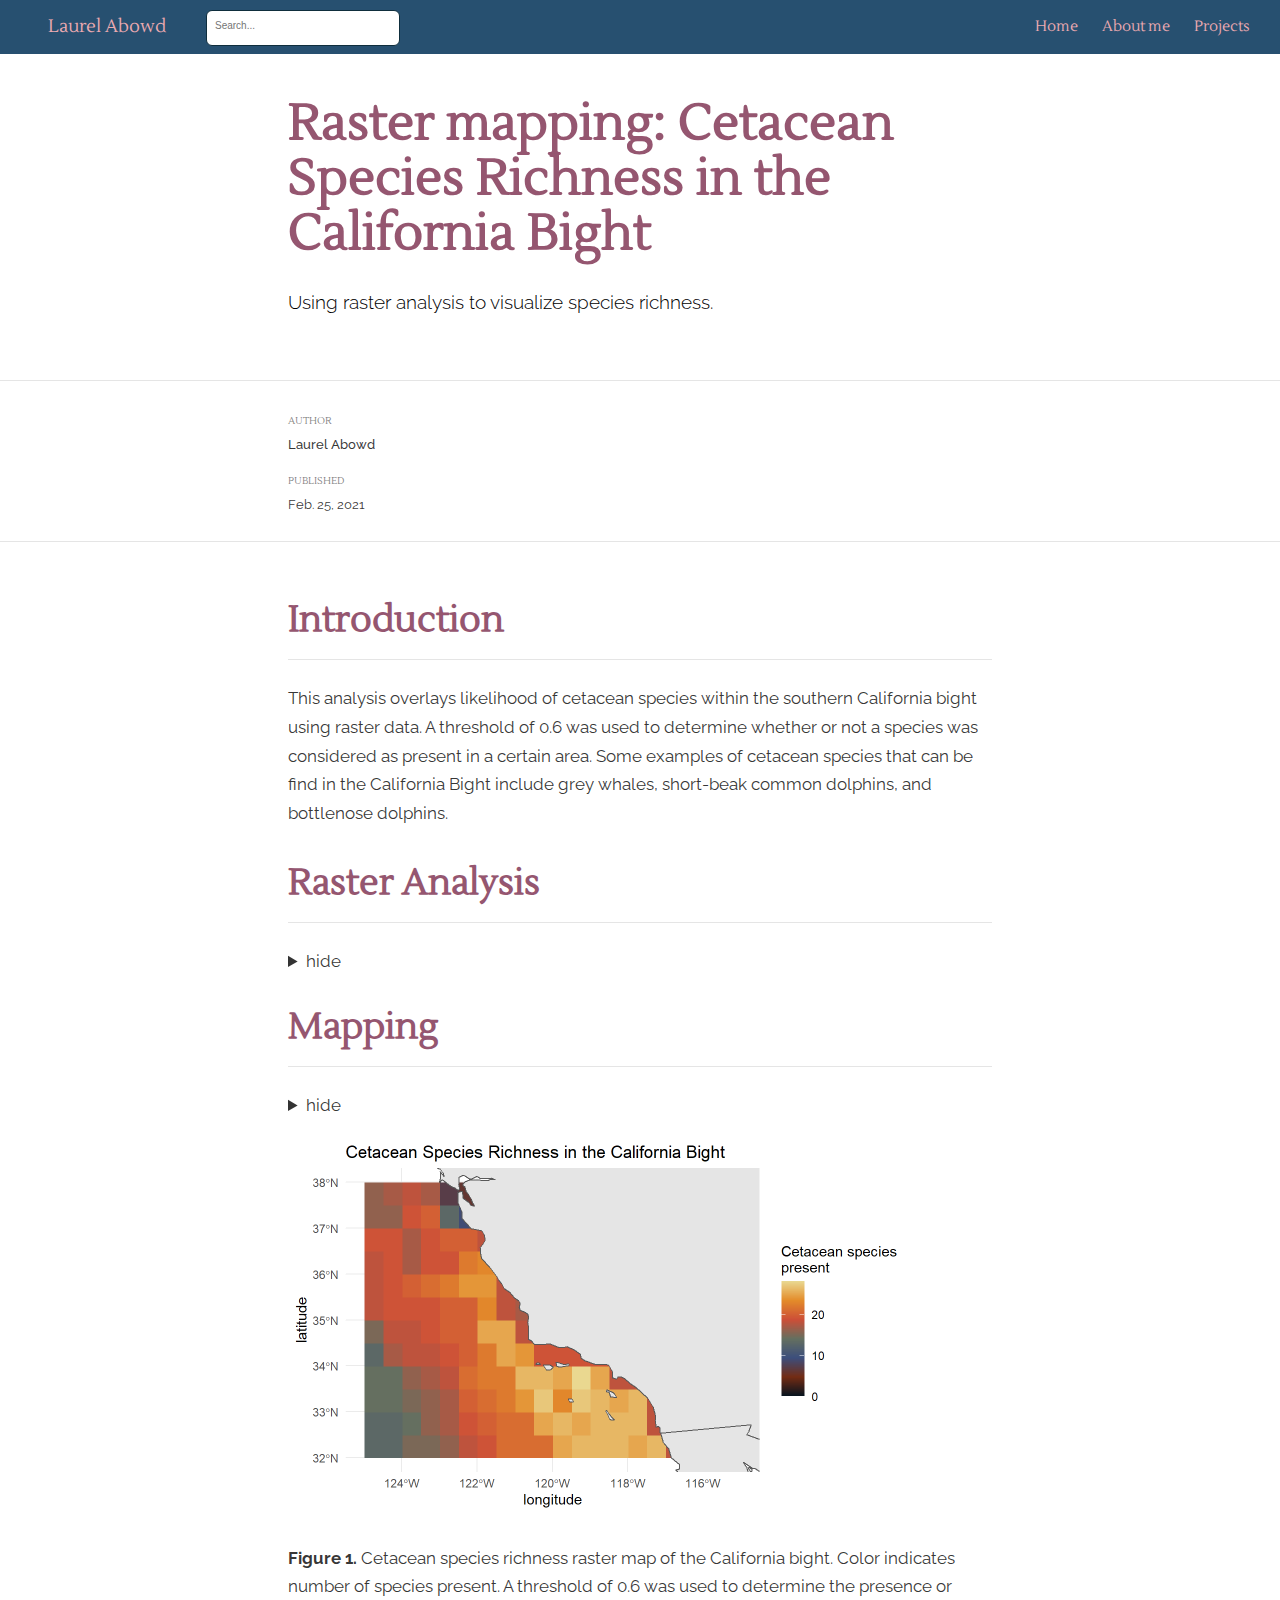
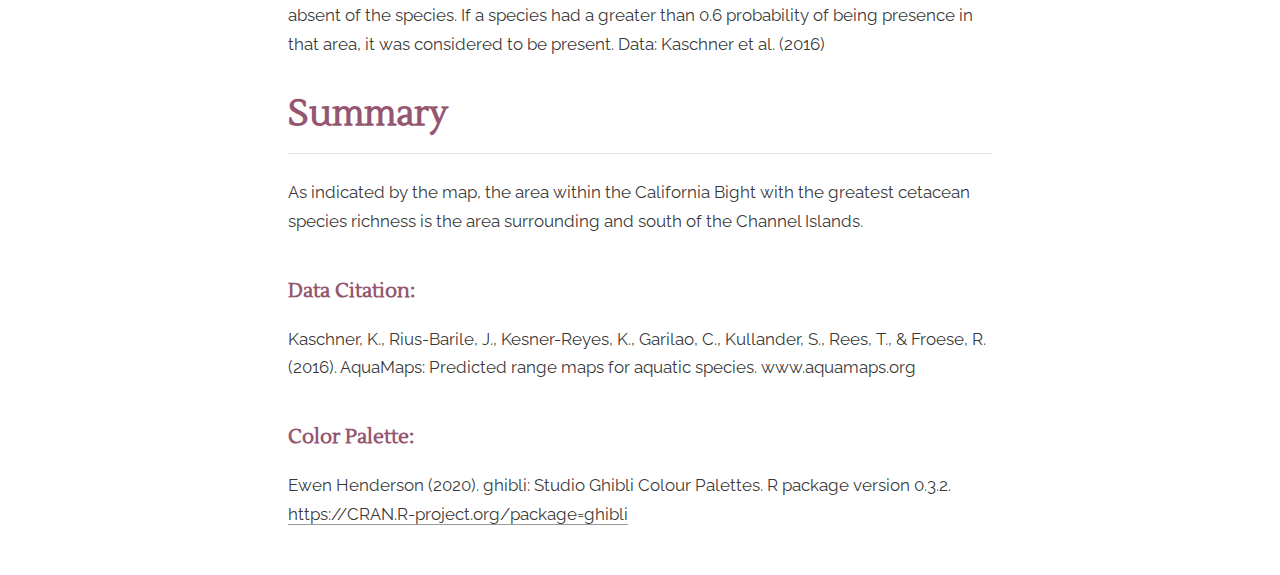
<file: docs/posts/project-01/index.html>
<!DOCTYPE html>

<html xmlns="http://www.w3.org/1999/xhtml" lang="" xml:lang="">

<head>
  <meta charset="utf-8"/>
  <meta name="viewport" content="width=device-width, initial-scale=1"/>
  <meta http-equiv="X-UA-Compatible" content="IE=Edge,chrome=1"/>
  <meta name="generator" content="distill" />

  <style type="text/css">
  /* Hide doc at startup (prevent jankiness while JS renders/transforms) */
  body {
    visibility: hidden;
  }
  </style>

 <!--radix_placeholder_import_source-->
 <!--/radix_placeholder_import_source-->

<style type="text/css">code{white-space: pre;}</style>
<style type="text/css" data-origin="pandoc">
pre > code.sourceCode { white-space: pre; position: relative; }
pre > code.sourceCode > span { display: inline-block; line-height: 1.25; }
pre > code.sourceCode > span:empty { height: 1.2em; }
code.sourceCode > span { color: inherit; text-decoration: inherit; }
div.sourceCode { margin: 1em 0; }
pre.sourceCode { margin: 0; }
@media screen {
div.sourceCode { overflow: auto; }
}
@media print {
pre > code.sourceCode { white-space: pre-wrap; }
pre > code.sourceCode > span { text-indent: -5em; padding-left: 5em; }
}
pre.numberSource code
  { counter-reset: source-line 0; }
pre.numberSource code > span
  { position: relative; left: -4em; counter-increment: source-line; }
pre.numberSource code > span > a:first-child::before
  { content: counter(source-line);
    position: relative; left: -1em; text-align: right; vertical-align: baseline;
    border: none; display: inline-block;
    -webkit-touch-callout: none; -webkit-user-select: none;
    -khtml-user-select: none; -moz-user-select: none;
    -ms-user-select: none; user-select: none;
    padding: 0 4px; width: 4em;
    color: #aaaaaa;
  }
pre.numberSource { margin-left: 3em; border-left: 1px solid #aaaaaa;  padding-left: 4px; }
div.sourceCode
  {   }
@media screen {
pre > code.sourceCode > span > a:first-child::before { text-decoration: underline; }
}
code span.al { color: #ad0000; } /* Alert */
code span.an { color: #5e5e5e; } /* Annotation */
code span.at { color: #20794d; } /* Attribute */
code span.bn { color: #ad0000; } /* BaseN */
code span.bu { } /* BuiltIn */
code span.cf { color: #007ba5; } /* ControlFlow */
code span.ch { color: #20794d; } /* Char */
code span.cn { color: #8f5902; } /* Constant */
code span.co { color: #5e5e5e; } /* Comment */
code span.cv { color: #5e5e5e; font-style: italic; } /* CommentVar */
code span.do { color: #5e5e5e; font-style: italic; } /* Documentation */
code span.dt { color: #ad0000; } /* DataType */
code span.dv { color: #ad0000; } /* DecVal */
code span.er { color: #ad0000; } /* Error */
code span.ex { } /* Extension */
code span.fl { color: #ad0000; } /* Float */
code span.fu { color: #4758ab; } /* Function */
code span.im { } /* Import */
code span.in { color: #5e5e5e; } /* Information */
code span.kw { color: #007ba5; } /* Keyword */
code span.op { color: #5e5e5e; } /* Operator */
code span.ot { color: #007ba5; } /* Other */
code span.pp { color: #ad0000; } /* Preprocessor */
code span.sc { color: #20794d; } /* SpecialChar */
code span.ss { color: #20794d; } /* SpecialString */
code span.st { color: #20794d; } /* String */
code span.va { color: #111111; } /* Variable */
code span.vs { color: #20794d; } /* VerbatimString */
code span.wa { color: #5e5e5e; font-style: italic; } /* Warning */
</style>

  <!--radix_placeholder_meta_tags-->
<title>Laurel Abowd: Raster mapping: Cetacean Species Richness in the California Bight</title>

<meta property="description" itemprop="description" content="Using raster analysis to visualize species richness."/>


<!--  https://schema.org/Article -->
<meta property="article:published" itemprop="datePublished" content="2021-02-25"/>
<meta property="article:created" itemprop="dateCreated" content="2021-02-25"/>
<meta name="article:author" content="Laurel Abowd"/>

<!--  https://developers.facebook.com/docs/sharing/webmasters#markup -->
<meta property="og:title" content="Laurel Abowd: Raster mapping: Cetacean Species Richness in the California Bight"/>
<meta property="og:type" content="article"/>
<meta property="og:description" content="Using raster analysis to visualize species richness."/>
<meta property="og:locale" content="en_US"/>
<meta property="og:site_name" content="Laurel Abowd"/>

<!--  https://dev.twitter.com/cards/types/summary -->
<meta property="twitter:card" content="summary"/>
<meta property="twitter:title" content="Laurel Abowd: Raster mapping: Cetacean Species Richness in the California Bight"/>
<meta property="twitter:description" content="Using raster analysis to visualize species richness."/>

<!--/radix_placeholder_meta_tags-->
  <!--radix_placeholder_rmarkdown_metadata-->

<script type="text/json" id="radix-rmarkdown-metadata">
{"type":"list","attributes":{"names":{"type":"character","attributes":{},"value":["title","description","author","date","output"]}},"value":[{"type":"character","attributes":{},"value":["Raster mapping: Cetacean Species Richness in the California Bight"]},{"type":"character","attributes":{},"value":["Using raster analysis to visualize species richness."]},{"type":"list","attributes":{},"value":[{"type":"list","attributes":{"names":{"type":"character","attributes":{},"value":["name"]}},"value":[{"type":"character","attributes":{},"value":["Laurel Abowd"]}]}]},{"type":"character","attributes":{},"value":["2021-02-25"]},{"type":"list","attributes":{"names":{"type":"character","attributes":{},"value":["distill::distill_article"]}},"value":[{"type":"list","attributes":{"names":{"type":"character","attributes":{},"value":["self_contained","code_folding"]}},"value":[{"type":"logical","attributes":{},"value":[false]},{"type":"character","attributes":{},"value":["hide"]}]}]}]}
</script>
<!--/radix_placeholder_rmarkdown_metadata-->
  
  <script type="text/json" id="radix-resource-manifest">
  {"type":"character","attributes":{},"value":["la_a3_part1_files/anchor-4.2.2/anchor.min.js","la_a3_part1_files/bowser-1.9.3/bowser.min.js","la_a3_part1_files/distill-2.2.21/template.v2.js","la_a3_part1_files/figure-html5/unnamed-chunk-2-1.png","la_a3_part1_files/header-attrs-2.6.6/header-attrs.js","la_a3_part1_files/jquery-1.11.3/jquery.min.js","la_a3_part1_files/popper-2.6.0/popper.min.js","la_a3_part1_files/tippy-6.2.7/tippy-bundle.umd.min.js","la_a3_part1_files/tippy-6.2.7/tippy-light-border.css","la_a3_part1_files/tippy-6.2.7/tippy.css","la_a3_part1_files/tippy-6.2.7/tippy.umd.min.js","la_a3_part1_files/webcomponents-2.0.0/webcomponents.js"]}
  </script>
  <!--radix_placeholder_navigation_in_header-->
<meta name="distill:offset" content="../.."/>

<script type="application/javascript">

  window.headroom_prevent_pin = false;

  window.document.addEventListener("DOMContentLoaded", function (event) {

    // initialize headroom for banner
    var header = $('header').get(0);
    var headerHeight = header.offsetHeight;
    var headroom = new Headroom(header, {
      tolerance: 5,
      onPin : function() {
        if (window.headroom_prevent_pin) {
          window.headroom_prevent_pin = false;
          headroom.unpin();
        }
      }
    });
    headroom.init();
    if(window.location.hash)
      headroom.unpin();
    $(header).addClass('headroom--transition');

    // offset scroll location for banner on hash change
    // (see: https://github.com/WickyNilliams/headroom.js/issues/38)
    window.addEventListener("hashchange", function(event) {
      window.scrollTo(0, window.pageYOffset - (headerHeight + 25));
    });

    // responsive menu
    $('.distill-site-header').each(function(i, val) {
      var topnav = $(this);
      var toggle = topnav.find('.nav-toggle');
      toggle.on('click', function() {
        topnav.toggleClass('responsive');
      });
    });

    // nav dropdowns
    $('.nav-dropbtn').click(function(e) {
      $(this).next('.nav-dropdown-content').toggleClass('nav-dropdown-active');
      $(this).parent().siblings('.nav-dropdown')
         .children('.nav-dropdown-content').removeClass('nav-dropdown-active');
    });
    $("body").click(function(e){
      $('.nav-dropdown-content').removeClass('nav-dropdown-active');
    });
    $(".nav-dropdown").click(function(e){
      e.stopPropagation();
    });
  });
</script>

<style type="text/css">

/* Theme (user-documented overrideables for nav appearance) */

.distill-site-nav {
  color: rgba(255, 255, 255, 0.8);
  background-color: #0F2E3D;
  font-size: 15px;
  font-weight: 300;
}

.distill-site-nav a {
  color: inherit;
  text-decoration: none;
}

.distill-site-nav a:hover {
  color: white;
}

@media print {
  .distill-site-nav {
    display: none;
  }
}

.distill-site-header {

}

.distill-site-footer {

}


/* Site Header */

.distill-site-header {
  width: 100%;
  box-sizing: border-box;
  z-index: 3;
}

.distill-site-header .nav-left {
  display: inline-block;
  margin-left: 8px;
}

@media screen and (max-width: 768px) {
  .distill-site-header .nav-left {
    margin-left: 0;
  }
}


.distill-site-header .nav-right {
  float: right;
  margin-right: 8px;
}

.distill-site-header a,
.distill-site-header .title {
  display: inline-block;
  text-align: center;
  padding: 14px 10px 14px 10px;
}

.distill-site-header .title {
  font-size: 18px;
  min-width: 150px;
}

.distill-site-header .logo {
  padding: 0;
}

.distill-site-header .logo img {
  display: none;
  max-height: 20px;
  width: auto;
  margin-bottom: -4px;
}

.distill-site-header .nav-image img {
  max-height: 18px;
  width: auto;
  display: inline-block;
  margin-bottom: -3px;
}



@media screen and (min-width: 1000px) {
  .distill-site-header .logo img {
    display: inline-block;
  }
  .distill-site-header .nav-left {
    margin-left: 20px;
  }
  .distill-site-header .nav-right {
    margin-right: 20px;
  }
  .distill-site-header .title {
    padding-left: 12px;
  }
}


.distill-site-header .nav-toggle {
  display: none;
}

.nav-dropdown {
  display: inline-block;
  position: relative;
}

.nav-dropdown .nav-dropbtn {
  border: none;
  outline: none;
  color: rgba(255, 255, 255, 0.8);
  padding: 16px 10px;
  background-color: transparent;
  font-family: inherit;
  font-size: inherit;
  font-weight: inherit;
  margin: 0;
  margin-top: 1px;
  z-index: 2;
}

.nav-dropdown-content {
  display: none;
  position: absolute;
  background-color: white;
  min-width: 200px;
  border: 1px solid rgba(0,0,0,0.15);
  border-radius: 4px;
  box-shadow: 0px 8px 16px 0px rgba(0,0,0,0.1);
  z-index: 1;
  margin-top: 2px;
  white-space: nowrap;
  padding-top: 4px;
  padding-bottom: 4px;
}

.nav-dropdown-content hr {
  margin-top: 4px;
  margin-bottom: 4px;
  border: none;
  border-bottom: 1px solid rgba(0, 0, 0, 0.1);
}

.nav-dropdown-active {
  display: block;
}

.nav-dropdown-content a, .nav-dropdown-content .nav-dropdown-header {
  color: black;
  padding: 6px 24px;
  text-decoration: none;
  display: block;
  text-align: left;
}

.nav-dropdown-content .nav-dropdown-header {
  display: block;
  padding: 5px 24px;
  padding-bottom: 0;
  text-transform: uppercase;
  font-size: 14px;
  color: #999999;
  white-space: nowrap;
}

.nav-dropdown:hover .nav-dropbtn {
  color: white;
}

.nav-dropdown-content a:hover {
  background-color: #ddd;
  color: black;
}

.nav-right .nav-dropdown-content {
  margin-left: -45%;
  right: 0;
}

@media screen and (max-width: 768px) {
  .distill-site-header a, .distill-site-header .nav-dropdown  {display: none;}
  .distill-site-header a.nav-toggle {
    float: right;
    display: block;
  }
  .distill-site-header .title {
    margin-left: 0;
  }
  .distill-site-header .nav-right {
    margin-right: 0;
  }
  .distill-site-header {
    overflow: hidden;
  }
  .nav-right .nav-dropdown-content {
    margin-left: 0;
  }
}


@media screen and (max-width: 768px) {
  .distill-site-header.responsive {position: relative; min-height: 500px; }
  .distill-site-header.responsive a.nav-toggle {
    position: absolute;
    right: 0;
    top: 0;
  }
  .distill-site-header.responsive a,
  .distill-site-header.responsive .nav-dropdown {
    display: block;
    text-align: left;
  }
  .distill-site-header.responsive .nav-left,
  .distill-site-header.responsive .nav-right {
    width: 100%;
  }
  .distill-site-header.responsive .nav-dropdown {float: none;}
  .distill-site-header.responsive .nav-dropdown-content {position: relative;}
  .distill-site-header.responsive .nav-dropdown .nav-dropbtn {
    display: block;
    width: 100%;
    text-align: left;
  }
}

/* Site Footer */

.distill-site-footer {
  width: 100%;
  overflow: hidden;
  box-sizing: border-box;
  z-index: 3;
  margin-top: 30px;
  padding-top: 30px;
  padding-bottom: 30px;
  text-align: center;
}

/* Headroom */

d-title {
  padding-top: 6rem;
}

@media print {
  d-title {
    padding-top: 4rem;
  }
}

.headroom {
  z-index: 1000;
  position: fixed;
  top: 0;
  left: 0;
  right: 0;
}

.headroom--transition {
  transition: all .4s ease-in-out;
}

.headroom--unpinned {
  top: -100px;
}

.headroom--pinned {
  top: 0;
}

/* adjust viewport for navbar height */
/* helps vertically center bootstrap (non-distill) content */
.min-vh-100 {
  min-height: calc(100vh - 100px) !important;
}

</style>

<script src="../../site_libs/jquery-1.11.3/jquery.min.js"></script>
<link href="../../site_libs/font-awesome-5.1.0/css/all.css" rel="stylesheet"/>
<link href="../../site_libs/font-awesome-5.1.0/css/v4-shims.css" rel="stylesheet"/>
<script src="../../site_libs/headroom-0.9.4/headroom.min.js"></script>
<script src="../../site_libs/autocomplete-0.37.1/autocomplete.min.js"></script>
<script src="../../site_libs/fuse-6.4.1/fuse.min.js"></script>

<script type="application/javascript">

function getMeta(metaName) {
  var metas = document.getElementsByTagName('meta');
  for (let i = 0; i < metas.length; i++) {
    if (metas[i].getAttribute('name') === metaName) {
      return metas[i].getAttribute('content');
    }
  }
  return '';
}

function offsetURL(url) {
  var offset = getMeta('distill:offset');
  return offset ? offset + '/' + url : url;
}

function createFuseIndex() {

  // create fuse index
  var options = {
    keys: [
      { name: 'title', weight: 20 },
      { name: 'categories', weight: 15 },
      { name: 'description', weight: 10 },
      { name: 'contents', weight: 5 },
    ],
    ignoreLocation: true,
    threshold: 0
  };
  var fuse = new window.Fuse([], options);

  // fetch the main search.json
  return fetch(offsetURL('search.json'))
    .then(function(response) {
      if (response.status == 200) {
        return response.json().then(function(json) {
          // index main articles
          json.articles.forEach(function(article) {
            fuse.add(article);
          });
          // download collections and index their articles
          return Promise.all(json.collections.map(function(collection) {
            return fetch(offsetURL(collection)).then(function(response) {
              if (response.status === 200) {
                return response.json().then(function(articles) {
                  articles.forEach(function(article) {
                    fuse.add(article);
                  });
                })
              } else {
                return Promise.reject(
                  new Error('Unexpected status from search index request: ' +
                            response.status)
                );
              }
            });
          })).then(function() {
            return fuse;
          });
        });

      } else {
        return Promise.reject(
          new Error('Unexpected status from search index request: ' +
                      response.status)
        );
      }
    });
}

window.document.addEventListener("DOMContentLoaded", function (event) {

  // get search element (bail if we don't have one)
  var searchEl = window.document.getElementById('distill-search');
  if (!searchEl)
    return;

  createFuseIndex()
    .then(function(fuse) {

      // make search box visible
      searchEl.classList.remove('hidden');

      // initialize autocomplete
      var options = {
        autoselect: true,
        hint: false,
        minLength: 2,
      };
      window.autocomplete(searchEl, options, [{
        source: function(query, callback) {
          const searchOptions = {
            isCaseSensitive: false,
            shouldSort: true,
            minMatchCharLength: 2,
            limit: 10,
          };
          var results = fuse.search(query, searchOptions);
          callback(results
            .map(function(result) { return result.item; })
          );
        },
        templates: {
          suggestion: function(suggestion) {
            var img = suggestion.preview && Object.keys(suggestion.preview).length > 0
              ? `<img src="${offsetURL(suggestion.preview)}"</img>`
              : '';
            var html = `
              <div class="search-item">
                <h3>${suggestion.title}</h3>
                <div class="search-item-description">
                  ${suggestion.description || ''}
                </div>
                <div class="search-item-preview">
                  ${img}
                </div>
              </div>
            `;
            return html;
          }
        }
      }]).on('autocomplete:selected', function(event, suggestion) {
        window.location.href = offsetURL(suggestion.path);
      });
      // remove inline display style on autocompleter (we want to
      // manage responsive display via css)
      $('.algolia-autocomplete').css("display", "");
    })
    .catch(function(error) {
      console.log(error);
    });

});

</script>

<style type="text/css">

.nav-search {
  font-size: x-small;
}

/* Algolioa Autocomplete */

.algolia-autocomplete {
  display: inline-block;
  margin-left: 10px;
  vertical-align: sub;
  background-color: white;
  color: black;
  padding: 6px;
  padding-top: 8px;
  padding-bottom: 0;
  border-radius: 6px;
  border: 1px #0F2E3D solid;
  width: 180px;
}


@media screen and (max-width: 768px) {
  .distill-site-nav .algolia-autocomplete {
    display: none;
    visibility: hidden;
  }
  .distill-site-nav.responsive .algolia-autocomplete {
    display: inline-block;
    visibility: visible;
  }
  .distill-site-nav.responsive .algolia-autocomplete .aa-dropdown-menu {
    margin-left: 0;
    width: 400px;
    max-height: 400px;
  }
}

.algolia-autocomplete .aa-input, .algolia-autocomplete .aa-hint {
  width: 90%;
  outline: none;
  border: none;
}

.algolia-autocomplete .aa-hint {
  color: #999;
}
.algolia-autocomplete .aa-dropdown-menu {
  width: 550px;
  max-height: 70vh;
  overflow-x: visible;
  overflow-y: scroll;
  padding: 5px;
  margin-top: 3px;
  margin-left: -150px;
  background-color: #fff;
  border-radius: 5px;
  border: 1px solid #999;
  border-top: none;
}

.algolia-autocomplete .aa-dropdown-menu .aa-suggestion {
  cursor: pointer;
  padding: 5px 4px;
  border-bottom: 1px solid #eee;
}

.algolia-autocomplete .aa-dropdown-menu .aa-suggestion:last-of-type {
  border-bottom: none;
  margin-bottom: 2px;
}

.algolia-autocomplete .aa-dropdown-menu .aa-suggestion .search-item {
  overflow: hidden;
  font-size: 0.8em;
  line-height: 1.4em;
}

.algolia-autocomplete .aa-dropdown-menu .aa-suggestion .search-item h3 {
  font-size: 1rem;
  margin-block-start: 0;
  margin-block-end: 5px;
}

.algolia-autocomplete .aa-dropdown-menu .aa-suggestion .search-item-description {
  display: inline-block;
  overflow: hidden;
  height: 2.8em;
  width: 80%;
  margin-right: 4%;
}

.algolia-autocomplete .aa-dropdown-menu .aa-suggestion .search-item-preview {
  display: inline-block;
  width: 15%;
}

.algolia-autocomplete .aa-dropdown-menu .aa-suggestion .search-item-preview img {
  height: 3em;
  width: auto;
  display: none;
}

.algolia-autocomplete .aa-dropdown-menu .aa-suggestion .search-item-preview img[src] {
  display: initial;
}

.algolia-autocomplete .aa-dropdown-menu .aa-suggestion.aa-cursor {
  background-color: #eee;
}
.algolia-autocomplete .aa-dropdown-menu .aa-suggestion em {
  font-weight: bold;
  font-style: normal;
}

</style>


<!--/radix_placeholder_navigation_in_header-->
  <!--radix_placeholder_distill-->

<style type="text/css">

body {
  background-color: white;
}

.pandoc-table {
  width: 100%;
}

.pandoc-table>caption {
  margin-bottom: 10px;
}

.pandoc-table th:not([align]) {
  text-align: left;
}

.pagedtable-footer {
  font-size: 15px;
}

d-byline .byline {
  grid-template-columns: 2fr 2fr;
}

d-byline .byline h3 {
  margin-block-start: 1.5em;
}

d-byline .byline .authors-affiliations h3 {
  margin-block-start: 0.5em;
}

.authors-affiliations .orcid-id {
  width: 16px;
  height:16px;
  margin-left: 4px;
  margin-right: 4px;
  vertical-align: middle;
  padding-bottom: 2px;
}

d-title .dt-tags {
  margin-top: 1em;
  grid-column: text;
}

.dt-tags .dt-tag {
  text-decoration: none;
  display: inline-block;
  color: rgba(0,0,0,0.6);
  padding: 0em 0.4em;
  margin-right: 0.5em;
  margin-bottom: 0.4em;
  font-size: 70%;
  border: 1px solid rgba(0,0,0,0.2);
  border-radius: 3px;
  text-transform: uppercase;
  font-weight: 500;
}

d-article table.gt_table td,
d-article table.gt_table th {
  border-bottom: none;
}

.html-widget {
  margin-bottom: 2.0em;
}

.l-screen-inset {
  padding-right: 16px;
}

.l-screen .caption {
  margin-left: 10px;
}

.shaded {
  background: rgb(247, 247, 247);
  padding-top: 20px;
  padding-bottom: 20px;
  border-top: 1px solid rgba(0, 0, 0, 0.1);
  border-bottom: 1px solid rgba(0, 0, 0, 0.1);
}

.shaded .html-widget {
  margin-bottom: 0;
  border: 1px solid rgba(0, 0, 0, 0.1);
}

.shaded .shaded-content {
  background: white;
}

.text-output {
  margin-top: 0;
  line-height: 1.5em;
}

.hidden {
  display: none !important;
}

d-article {
  padding-top: 2.5rem;
  padding-bottom: 30px;
}

d-appendix {
  padding-top: 30px;
}

d-article>p>img {
  width: 100%;
}

d-article h2 {
  margin: 1rem 0 1.5rem 0;
}

d-article h3 {
  margin-top: 1.5rem;
}

d-article iframe {
  border: 1px solid rgba(0, 0, 0, 0.1);
  margin-bottom: 2.0em;
  width: 100%;
}

/* Tweak code blocks */

d-article div.sourceCode code,
d-article pre code {
  font-family: Consolas, Monaco, 'Andale Mono', 'Ubuntu Mono', monospace;
}

d-article pre,
d-article div.sourceCode,
d-article div.sourceCode pre {
  overflow: auto;
}

d-article div.sourceCode {
  background-color: white;
}

d-article div.sourceCode pre {
  padding-left: 10px;
  font-size: 12px;
  border-left: 2px solid rgba(0,0,0,0.1);
}

d-article pre {
  font-size: 12px;
  color: black;
  background: none;
  margin-top: 0;
  text-align: left;
  white-space: pre;
  word-spacing: normal;
  word-break: normal;
  word-wrap: normal;
  line-height: 1.5;

  -moz-tab-size: 4;
  -o-tab-size: 4;
  tab-size: 4;

  -webkit-hyphens: none;
  -moz-hyphens: none;
  -ms-hyphens: none;
  hyphens: none;
}

d-article pre a {
  border-bottom: none;
}

d-article pre a:hover {
  border-bottom: none;
  text-decoration: underline;
}

d-article details {
  grid-column: text;
  margin-bottom: 0.8em;
}

@media(min-width: 768px) {

d-article pre,
d-article div.sourceCode,
d-article div.sourceCode pre {
  overflow: visible !important;
}

d-article div.sourceCode pre {
  padding-left: 18px;
  font-size: 14px;
}

d-article pre {
  font-size: 14px;
}

}

figure img.external {
  background: white;
  border: 1px solid rgba(0, 0, 0, 0.1);
  box-shadow: 0 1px 8px rgba(0, 0, 0, 0.1);
  padding: 18px;
  box-sizing: border-box;
}

/* CSS for d-contents */

.d-contents {
  grid-column: text;
  color: rgba(0,0,0,0.8);
  font-size: 0.9em;
  padding-bottom: 1em;
  margin-bottom: 1em;
  padding-bottom: 0.5em;
  margin-bottom: 1em;
  padding-left: 0.25em;
  justify-self: start;
}

@media(min-width: 1000px) {
  .d-contents.d-contents-float {
    height: 0;
    grid-column-start: 1;
    grid-column-end: 4;
    justify-self: center;
    padding-right: 3em;
    padding-left: 2em;
  }
}

.d-contents nav h3 {
  font-size: 18px;
  margin-top: 0;
  margin-bottom: 1em;
}

.d-contents li {
  list-style-type: none
}

.d-contents nav > ul {
  padding-left: 0;
}

.d-contents ul {
  padding-left: 1em
}

.d-contents nav ul li {
  margin-top: 0.6em;
  margin-bottom: 0.2em;
}

.d-contents nav a {
  font-size: 13px;
  border-bottom: none;
  text-decoration: none
  color: rgba(0, 0, 0, 0.8);
}

.d-contents nav a:hover {
  text-decoration: underline solid rgba(0, 0, 0, 0.6)
}

.d-contents nav > ul > li > a {
  font-weight: 600;
}

.d-contents nav > ul > li > ul {
  font-weight: inherit;
}

.d-contents nav > ul > li > ul > li {
  margin-top: 0.2em;
}


.d-contents nav ul {
  margin-top: 0;
  margin-bottom: 0.25em;
}

.d-article-with-toc h2:nth-child(2) {
  margin-top: 0;
}


/* Figure */

.figure {
  position: relative;
  margin-bottom: 2.5em;
  margin-top: 1.5em;
}

.figure img {
  width: 100%;
}

.figure .caption {
  color: rgba(0, 0, 0, 0.6);
  font-size: 12px;
  line-height: 1.5em;
}

.figure img.external {
  background: white;
  border: 1px solid rgba(0, 0, 0, 0.1);
  box-shadow: 0 1px 8px rgba(0, 0, 0, 0.1);
  padding: 18px;
  box-sizing: border-box;
}

.figure .caption a {
  color: rgba(0, 0, 0, 0.6);
}

.figure .caption b,
.figure .caption strong, {
  font-weight: 600;
  color: rgba(0, 0, 0, 1.0);
}

/* Citations */

d-article .citation {
  color: inherit;
  cursor: inherit;
}

div.hanging-indent{
  margin-left: 1em; text-indent: -1em;
}

/* Citation hover box */

.tippy-box[data-theme~=light-border] {
  background-color: rgba(250, 250, 250, 0.95);
}

.tippy-content > p {
  margin-bottom: 0;
  padding: 2px;
}


/* Tweak 1000px media break to show more text */

@media(min-width: 1000px) {
  .base-grid,
  distill-header,
  d-title,
  d-abstract,
  d-article,
  d-appendix,
  distill-appendix,
  d-byline,
  d-footnote-list,
  d-citation-list,
  distill-footer {
    grid-template-columns: [screen-start] 1fr [page-start kicker-start] 80px [middle-start] 50px [text-start kicker-end] 65px 65px 65px 65px 65px 65px 65px 65px [text-end gutter-start] 65px [middle-end] 65px [page-end gutter-end] 1fr [screen-end];
    grid-column-gap: 16px;
  }

  .grid {
    grid-column-gap: 16px;
  }

  d-article {
    font-size: 1.06rem;
    line-height: 1.7em;
  }
  figure .caption, .figure .caption, figure figcaption {
    font-size: 13px;
  }
}

@media(min-width: 1180px) {
  .base-grid,
  distill-header,
  d-title,
  d-abstract,
  d-article,
  d-appendix,
  distill-appendix,
  d-byline,
  d-footnote-list,
  d-citation-list,
  distill-footer {
    grid-template-columns: [screen-start] 1fr [page-start kicker-start] 60px [middle-start] 60px [text-start kicker-end] 60px 60px 60px 60px 60px 60px 60px 60px [text-end gutter-start] 60px [middle-end] 60px [page-end gutter-end] 1fr [screen-end];
    grid-column-gap: 32px;
  }

  .grid {
    grid-column-gap: 32px;
  }
}


/* Get the citation styles for the appendix (not auto-injected on render since
   we do our own rendering of the citation appendix) */

d-appendix .citation-appendix,
.d-appendix .citation-appendix {
  font-size: 11px;
  line-height: 15px;
  border-left: 1px solid rgba(0, 0, 0, 0.1);
  padding-left: 18px;
  border: 1px solid rgba(0,0,0,0.1);
  background: rgba(0, 0, 0, 0.02);
  padding: 10px 18px;
  border-radius: 3px;
  color: rgba(150, 150, 150, 1);
  overflow: hidden;
  margin-top: -12px;
  white-space: pre-wrap;
  word-wrap: break-word;
}

/* Include appendix styles here so they can be overridden */

d-appendix {
  contain: layout style;
  font-size: 0.8em;
  line-height: 1.7em;
  margin-top: 60px;
  margin-bottom: 0;
  border-top: 1px solid rgba(0, 0, 0, 0.1);
  color: rgba(0,0,0,0.5);
  padding-top: 60px;
  padding-bottom: 48px;
}

d-appendix h3 {
  grid-column: page-start / text-start;
  font-size: 15px;
  font-weight: 500;
  margin-top: 1em;
  margin-bottom: 0;
  color: rgba(0,0,0,0.65);
}

d-appendix h3 + * {
  margin-top: 1em;
}

d-appendix ol {
  padding: 0 0 0 15px;
}

@media (min-width: 768px) {
  d-appendix ol {
    padding: 0 0 0 30px;
    margin-left: -30px;
  }
}

d-appendix li {
  margin-bottom: 1em;
}

d-appendix a {
  color: rgba(0, 0, 0, 0.6);
}

d-appendix > * {
  grid-column: text;
}

d-appendix > d-footnote-list,
d-appendix > d-citation-list,
d-appendix > distill-appendix {
  grid-column: screen;
}

/* Include footnote styles here so they can be overridden */

d-footnote-list {
  contain: layout style;
}

d-footnote-list > * {
  grid-column: text;
}

d-footnote-list a.footnote-backlink {
  color: rgba(0,0,0,0.3);
  padding-left: 0.5em;
}



/* Anchor.js */

.anchorjs-link {
  /*transition: all .25s linear; */
  text-decoration: none;
  border-bottom: none;
}
*:hover > .anchorjs-link {
  margin-left: -1.125em !important;
  text-decoration: none;
  border-bottom: none;
}

/* Social footer */

.social_footer {
  margin-top: 30px;
  margin-bottom: 0;
  color: rgba(0,0,0,0.67);
}

.disqus-comments {
  margin-right: 30px;
}

.disqus-comment-count {
  border-bottom: 1px solid rgba(0, 0, 0, 0.4);
  cursor: pointer;
}

#disqus_thread {
  margin-top: 30px;
}

.article-sharing a {
  border-bottom: none;
  margin-right: 8px;
}

.article-sharing a:hover {
  border-bottom: none;
}

.sidebar-section.subscribe {
  font-size: 12px;
  line-height: 1.6em;
}

.subscribe p {
  margin-bottom: 0.5em;
}


.article-footer .subscribe {
  font-size: 15px;
  margin-top: 45px;
}


.sidebar-section.custom {
  font-size: 12px;
  line-height: 1.6em;
}

.custom p {
  margin-bottom: 0.5em;
}

/* Styles for listing layout (hide title) */
.layout-listing d-title, .layout-listing .d-title {
  display: none;
}

/* Styles for posts lists (not auto-injected) */


.posts-with-sidebar {
  padding-left: 45px;
  padding-right: 45px;
}

.posts-list .description h2,
.posts-list .description p {
  font-family: -apple-system, BlinkMacSystemFont, "Segoe UI", Roboto, Oxygen, Ubuntu, Cantarell, "Fira Sans", "Droid Sans", "Helvetica Neue", Arial, sans-serif;
}

.posts-list .description h2 {
  font-weight: 700;
  border-bottom: none;
  padding-bottom: 0;
}

.posts-list h2.post-tag {
  border-bottom: 1px solid rgba(0, 0, 0, 0.2);
  padding-bottom: 12px;
}
.posts-list {
  margin-top: 60px;
  margin-bottom: 24px;
}

.posts-list .post-preview {
  text-decoration: none;
  overflow: hidden;
  display: block;
  border-bottom: 1px solid rgba(0, 0, 0, 0.1);
  padding: 24px 0;
}

.post-preview-last {
  border-bottom: none !important;
}

.posts-list .posts-list-caption {
  grid-column: screen;
  font-weight: 400;
}

.posts-list .post-preview h2 {
  margin: 0 0 6px 0;
  line-height: 1.2em;
  font-style: normal;
  font-size: 24px;
}

.posts-list .post-preview p {
  margin: 0 0 12px 0;
  line-height: 1.4em;
  font-size: 16px;
}

.posts-list .post-preview .thumbnail {
  box-sizing: border-box;
  margin-bottom: 24px;
  position: relative;
  max-width: 500px;
}
.posts-list .post-preview img {
  width: 100%;
  display: block;
}

.posts-list .metadata {
  font-size: 12px;
  line-height: 1.4em;
  margin-bottom: 18px;
}

.posts-list .metadata > * {
  display: inline-block;
}

.posts-list .metadata .publishedDate {
  margin-right: 2em;
}

.posts-list .metadata .dt-authors {
  display: block;
  margin-top: 0.3em;
  margin-right: 2em;
}

.posts-list .dt-tags {
  display: block;
  line-height: 1em;
}

.posts-list .dt-tags .dt-tag {
  display: inline-block;
  color: rgba(0,0,0,0.6);
  padding: 0.3em 0.4em;
  margin-right: 0.2em;
  margin-bottom: 0.4em;
  font-size: 60%;
  border: 1px solid rgba(0,0,0,0.2);
  border-radius: 3px;
  text-transform: uppercase;
  font-weight: 500;
}

.posts-list img {
  opacity: 1;
}

.posts-list img[data-src] {
  opacity: 0;
}

.posts-more {
  clear: both;
}


.posts-sidebar {
  font-size: 16px;
}

.posts-sidebar h3 {
  font-size: 16px;
  margin-top: 0;
  margin-bottom: 0.5em;
  font-weight: 400;
  text-transform: uppercase;
}

.sidebar-section {
  margin-bottom: 30px;
}

.categories ul {
  list-style-type: none;
  margin: 0;
  padding: 0;
}

.categories li {
  color: rgba(0, 0, 0, 0.8);
  margin-bottom: 0;
}

.categories li>a {
  border-bottom: none;
}

.categories li>a:hover {
  border-bottom: 1px solid rgba(0, 0, 0, 0.4);
}

.categories .active {
  font-weight: 600;
}

.categories .category-count {
  color: rgba(0, 0, 0, 0.4);
}


@media(min-width: 768px) {
  .posts-list .post-preview h2 {
    font-size: 26px;
  }
  .posts-list .post-preview .thumbnail {
    float: right;
    width: 30%;
    margin-bottom: 0;
  }
  .posts-list .post-preview .description {
    float: left;
    width: 45%;
  }
  .posts-list .post-preview .metadata {
    float: left;
    width: 20%;
    margin-top: 8px;
  }
  .posts-list .post-preview p {
    margin: 0 0 12px 0;
    line-height: 1.5em;
    font-size: 16px;
  }
  .posts-with-sidebar .posts-list {
    float: left;
    width: 75%;
  }
  .posts-with-sidebar .posts-sidebar {
    float: right;
    width: 20%;
    margin-top: 60px;
    padding-top: 24px;
    padding-bottom: 24px;
  }
}


/* Improve display for browsers without grid (IE/Edge <= 15) */

.downlevel {
  line-height: 1.6em;
  font-family: -apple-system, BlinkMacSystemFont, "Segoe UI", Roboto, Oxygen, Ubuntu, Cantarell, "Fira Sans", "Droid Sans", "Helvetica Neue", Arial, sans-serif;
  margin: 0;
}

.downlevel .d-title {
  padding-top: 6rem;
  padding-bottom: 1.5rem;
}

.downlevel .d-title h1 {
  font-size: 50px;
  font-weight: 700;
  line-height: 1.1em;
  margin: 0 0 0.5rem;
}

.downlevel .d-title p {
  font-weight: 300;
  font-size: 1.2rem;
  line-height: 1.55em;
  margin-top: 0;
}

.downlevel .d-byline {
  padding-top: 0.8em;
  padding-bottom: 0.8em;
  font-size: 0.8rem;
  line-height: 1.8em;
}

.downlevel .section-separator {
  border: none;
  border-top: 1px solid rgba(0, 0, 0, 0.1);
}

.downlevel .d-article {
  font-size: 1.06rem;
  line-height: 1.7em;
  padding-top: 1rem;
  padding-bottom: 2rem;
}


.downlevel .d-appendix {
  padding-left: 0;
  padding-right: 0;
  max-width: none;
  font-size: 0.8em;
  line-height: 1.7em;
  margin-bottom: 0;
  color: rgba(0,0,0,0.5);
  padding-top: 40px;
  padding-bottom: 48px;
}

.downlevel .footnotes ol {
  padding-left: 13px;
}

.downlevel .base-grid,
.downlevel .distill-header,
.downlevel .d-title,
.downlevel .d-abstract,
.downlevel .d-article,
.downlevel .d-appendix,
.downlevel .distill-appendix,
.downlevel .d-byline,
.downlevel .d-footnote-list,
.downlevel .d-citation-list,
.downlevel .distill-footer,
.downlevel .appendix-bottom,
.downlevel .posts-container {
  padding-left: 40px;
  padding-right: 40px;
}

@media(min-width: 768px) {
  .downlevel .base-grid,
  .downlevel .distill-header,
  .downlevel .d-title,
  .downlevel .d-abstract,
  .downlevel .d-article,
  .downlevel .d-appendix,
  .downlevel .distill-appendix,
  .downlevel .d-byline,
  .downlevel .d-footnote-list,
  .downlevel .d-citation-list,
  .downlevel .distill-footer,
  .downlevel .appendix-bottom,
  .downlevel .posts-container {
  padding-left: 150px;
  padding-right: 150px;
  max-width: 900px;
}
}

.downlevel pre code {
  display: block;
  border-left: 2px solid rgba(0, 0, 0, .1);
  padding: 0 0 0 20px;
  font-size: 14px;
}

.downlevel code, .downlevel pre {
  color: black;
  background: none;
  font-family: Consolas, Monaco, 'Andale Mono', 'Ubuntu Mono', monospace;
  text-align: left;
  white-space: pre;
  word-spacing: normal;
  word-break: normal;
  word-wrap: normal;
  line-height: 1.5;

  -moz-tab-size: 4;
  -o-tab-size: 4;
  tab-size: 4;

  -webkit-hyphens: none;
  -moz-hyphens: none;
  -ms-hyphens: none;
  hyphens: none;
}

.downlevel .posts-list .post-preview {
  color: inherit;
}



</style>

<script type="application/javascript">

function is_downlevel_browser() {
  if (bowser.isUnsupportedBrowser({ msie: "12", msedge: "16"},
                                 window.navigator.userAgent)) {
    return true;
  } else {
    return window.load_distill_framework === undefined;
  }
}

// show body when load is complete
function on_load_complete() {

  // add anchors
  if (window.anchors) {
    window.anchors.options.placement = 'left';
    window.anchors.add('d-article > h2, d-article > h3, d-article > h4, d-article > h5');
  }


  // set body to visible
  document.body.style.visibility = 'visible';

  // force redraw for leaflet widgets
  if (window.HTMLWidgets) {
    var maps = window.HTMLWidgets.findAll(".leaflet");
    $.each(maps, function(i, el) {
      var map = this.getMap();
      map.invalidateSize();
      map.eachLayer(function(layer) {
        if (layer instanceof L.TileLayer)
          layer.redraw();
      });
    });
  }

  // trigger 'shown' so htmlwidgets resize
  $('d-article').trigger('shown');
}

function init_distill() {

  init_common();

  // create front matter
  var front_matter = $('<d-front-matter></d-front-matter>');
  $('#distill-front-matter').wrap(front_matter);

  // create d-title
  $('.d-title').changeElementType('d-title');

  // create d-byline
  var byline = $('<d-byline></d-byline>');
  $('.d-byline').replaceWith(byline);

  // create d-article
  var article = $('<d-article></d-article>');
  $('.d-article').wrap(article).children().unwrap();

  // move posts container into article
  $('.posts-container').appendTo($('d-article'));

  // create d-appendix
  $('.d-appendix').changeElementType('d-appendix');

  // flag indicating that we have appendix items
  var appendix = $('.appendix-bottom').children('h3').length > 0;

  // replace footnotes with <d-footnote>
  $('.footnote-ref').each(function(i, val) {
    appendix = true;
    var href = $(this).attr('href');
    var id = href.replace('#', '');
    var fn = $('#' + id);
    var fn_p = $('#' + id + '>p');
    fn_p.find('.footnote-back').remove();
    var text = fn_p.html();
    var dtfn = $('<d-footnote></d-footnote>');
    dtfn.html(text);
    $(this).replaceWith(dtfn);
  });
  // remove footnotes
  $('.footnotes').remove();

  // move refs into #references-listing
  $('#references-listing').replaceWith($('#refs'));

  $('h1.appendix, h2.appendix').each(function(i, val) {
    $(this).changeElementType('h3');
  });
  $('h3.appendix').each(function(i, val) {
    var id = $(this).attr('id');
    $('.d-contents a[href="#' + id + '"]').parent().remove();
    appendix = true;
    $(this).nextUntil($('h1, h2, h3')).addBack().appendTo($('d-appendix'));
  });

  // show d-appendix if we have appendix content
  $("d-appendix").css('display', appendix ? 'grid' : 'none');

  // localize layout chunks to just output
  $('.layout-chunk').each(function(i, val) {

    // capture layout
    var layout = $(this).attr('data-layout');

    // apply layout to markdown level block elements
    var elements = $(this).children().not('details, div.sourceCode, pre, script');
    elements.each(function(i, el) {
      var layout_div = $('<div class="' + layout + '"></div>');
      if (layout_div.hasClass('shaded')) {
        var shaded_content = $('<div class="shaded-content"></div>');
        $(this).wrap(shaded_content);
        $(this).parent().wrap(layout_div);
      } else {
        $(this).wrap(layout_div);
      }
    });


    // unwrap the layout-chunk div
    $(this).children().unwrap();
  });

  // remove code block used to force  highlighting css
  $('.distill-force-highlighting-css').parent().remove();

  // remove empty line numbers inserted by pandoc when using a
  // custom syntax highlighting theme
  $('code.sourceCode a:empty').remove();

  // load distill framework
  load_distill_framework();

  // wait for window.distillRunlevel == 4 to do post processing
  function distill_post_process() {

    if (!window.distillRunlevel || window.distillRunlevel < 4)
      return;

    // hide author/affiliations entirely if we have no authors
    var front_matter = JSON.parse($("#distill-front-matter").html());
    var have_authors = front_matter.authors && front_matter.authors.length > 0;
    if (!have_authors)
      $('d-byline').addClass('hidden');

    // article with toc class
    $('.d-contents').parent().addClass('d-article-with-toc');

    // strip links that point to #
    $('.authors-affiliations').find('a[href="#"]').removeAttr('href');

    // add orcid ids
    $('.authors-affiliations').find('.author').each(function(i, el) {
      var orcid_id = front_matter.authors[i].orcidID;
      if (orcid_id) {
        var a = $('<a></a>');
        a.attr('href', 'https://orcid.org/' + orcid_id);
        var img = $('<img></img>');
        img.addClass('orcid-id');
        img.attr('alt', 'ORCID ID');
        img.attr('src','[data-uri]');
        a.append(img);
        $(this).append(a);
      }
    });

    // hide elements of author/affiliations grid that have no value
    function hide_byline_column(caption) {
      $('d-byline').find('h3:contains("' + caption + '")').parent().css('visibility', 'hidden');
    }

    // affiliations
    var have_affiliations = false;
    for (var i = 0; i<front_matter.authors.length; ++i) {
      var author = front_matter.authors[i];
      if (author.affiliation !== "&nbsp;") {
        have_affiliations = true;
        break;
      }
    }
    if (!have_affiliations)
      $('d-byline').find('h3:contains("Affiliations")').css('visibility', 'hidden');

    // published date
    if (!front_matter.publishedDate)
      hide_byline_column("Published");

    // document object identifier
    var doi = $('d-byline').find('h3:contains("DOI")');
    var doi_p = doi.next().empty();
    if (!front_matter.doi) {
      // if we have a citation and valid citationText then link to that
      if ($('#citation').length > 0 && front_matter.citationText) {
        doi.html('Citation');
        $('<a href="#citation"></a>')
          .text(front_matter.citationText)
          .appendTo(doi_p);
      } else {
        hide_byline_column("DOI");
      }
    } else {
      $('<a></a>')
         .attr('href', "https://doi.org/" + front_matter.doi)
         .html(front_matter.doi)
         .appendTo(doi_p);
    }

     // change plural form of authors/affiliations
    if (front_matter.authors.length === 1) {
      var grid = $('.authors-affiliations');
      grid.children('h3:contains("Authors")').text('Author');
      grid.children('h3:contains("Affiliations")').text('Affiliation');
    }

    // remove d-appendix and d-footnote-list local styles
    $('d-appendix > style:first-child').remove();
    $('d-footnote-list > style:first-child').remove();

    // move appendix-bottom entries to the bottom
    $('.appendix-bottom').appendTo('d-appendix').children().unwrap();
    $('.appendix-bottom').remove();

    // hoverable references
    $('span.citation[data-cites]').each(function() {
      var refHtml = $('#ref-' + $(this).attr('data-cites')).html();
      window.tippy(this, {
        allowHTML: true,
        content: refHtml,
        maxWidth: 500,
        interactive: true,
        interactiveBorder: 10,
        theme: 'light-border',
        placement: 'bottom-start'
      });
    });

    // clear polling timer
    clearInterval(tid);

    // show body now that everything is ready
    on_load_complete();
  }

  var tid = setInterval(distill_post_process, 50);
  distill_post_process();

}

function init_downlevel() {

  init_common();

   // insert hr after d-title
  $('.d-title').after($('<hr class="section-separator"/>'));

  // check if we have authors
  var front_matter = JSON.parse($("#distill-front-matter").html());
  var have_authors = front_matter.authors && front_matter.authors.length > 0;

  // manage byline/border
  if (!have_authors)
    $('.d-byline').remove();
  $('.d-byline').after($('<hr class="section-separator"/>'));
  $('.d-byline a').remove();

  // remove toc
  $('.d-contents').remove();

  // move appendix elements
  $('h1.appendix, h2.appendix').each(function(i, val) {
    $(this).changeElementType('h3');
  });
  $('h3.appendix').each(function(i, val) {
    $(this).nextUntil($('h1, h2, h3')).addBack().appendTo($('.d-appendix'));
  });


  // inject headers into references and footnotes
  var refs_header = $('<h3></h3>');
  refs_header.text('References');
  $('#refs').prepend(refs_header);

  var footnotes_header = $('<h3></h3');
  footnotes_header.text('Footnotes');
  $('.footnotes').children('hr').first().replaceWith(footnotes_header);

  // move appendix-bottom entries to the bottom
  $('.appendix-bottom').appendTo('.d-appendix').children().unwrap();
  $('.appendix-bottom').remove();

  // remove appendix if it's empty
  if ($('.d-appendix').children().length === 0)
    $('.d-appendix').remove();

  // prepend separator above appendix
  $('.d-appendix').before($('<hr class="section-separator" style="clear: both"/>'));

  // trim code
  $('pre>code').each(function(i, val) {
    $(this).html($.trim($(this).html()));
  });

  // move posts-container right before article
  $('.posts-container').insertBefore($('.d-article'));

  $('body').addClass('downlevel');

  on_load_complete();
}


function init_common() {

  // jquery plugin to change element types
  (function($) {
    $.fn.changeElementType = function(newType) {
      var attrs = {};

      $.each(this[0].attributes, function(idx, attr) {
        attrs[attr.nodeName] = attr.nodeValue;
      });

      this.replaceWith(function() {
        return $("<" + newType + "/>", attrs).append($(this).contents());
      });
    };
  })(jQuery);

  // prevent underline for linked images
  $('a > img').parent().css({'border-bottom' : 'none'});

  // mark non-body figures created by knitr chunks as 100% width
  $('.layout-chunk').each(function(i, val) {
    var figures = $(this).find('img, .html-widget');
    if ($(this).attr('data-layout') !== "l-body") {
      figures.css('width', '100%');
    } else {
      figures.css('max-width', '100%');
      figures.filter("[width]").each(function(i, val) {
        var fig = $(this);
        fig.css('width', fig.attr('width') + 'px');
      });

    }
  });

  // auto-append index.html to post-preview links in file: protocol
  // and in rstudio ide preview
  $('.post-preview').each(function(i, val) {
    if (window.location.protocol === "file:")
      $(this).attr('href', $(this).attr('href') + "index.html");
  });

  // get rid of index.html references in header
  if (window.location.protocol !== "file:") {
    $('.distill-site-header a[href]').each(function(i,val) {
      $(this).attr('href', $(this).attr('href').replace("index.html", "./"));
    });
  }

  // add class to pandoc style tables
  $('tr.header').parent('thead').parent('table').addClass('pandoc-table');
  $('.kable-table').children('table').addClass('pandoc-table');

  // add figcaption style to table captions
  $('caption').parent('table').addClass("figcaption");

  // initialize posts list
  if (window.init_posts_list)
    window.init_posts_list();

  // implmement disqus comment link
  $('.disqus-comment-count').click(function() {
    window.headroom_prevent_pin = true;
    $('#disqus_thread').toggleClass('hidden');
    if (!$('#disqus_thread').hasClass('hidden')) {
      var offset = $(this).offset();
      $(window).resize();
      $('html, body').animate({
        scrollTop: offset.top - 35
      });
    }
  });
}

document.addEventListener('DOMContentLoaded', function() {
  if (is_downlevel_browser())
    init_downlevel();
  else
    window.addEventListener('WebComponentsReady', init_distill);
});

</script>

<style type="text/css">
/* base variables */

/* Edit the CSS properties in this file to create a custom
   Distill theme. Only edit values in the right column
   for each row; values shown are the CSS defaults.
   To return any property to the default,
   you may set its value to: unset
   All rows must end with a semi-colon.                      */

/* Optional: embed custom fonts here with `@import`          */
/* This must remain at the top of this file.                 */



html {
  /*-- Main font sizes --*/
  --title-size:      50px;
  --body-size:       1.06rem;
  --code-size:       14px;
  --aside-size:      12px;
  --fig-cap-size:    13px;
  /*-- Main font colors --*/
  --title-color:     #000000;
  --header-color:    rgba(0, 0, 0, 0.8);
  --body-color:      rgba(0, 0, 0, 0.8);
  --aside-color:     rgba(0, 0, 0, 0.6);
  --fig-cap-color:   rgba(0, 0, 0, 0.6);
  /*-- Specify custom fonts ~~~ must be imported above   --*/
  --heading-font:    sans-serif;
  --mono-font:       monospace;
  --body-font:       sans-serif;
  --navbar-font:     sans-serif;  /* websites + blogs only */
}

/*-- ARTICLE METADATA --*/
d-byline {
  --heading-size:    0.6rem;
  --heading-color:   rgba(0, 0, 0, 0.5);
  --body-size:       0.8rem;
  --body-color:      rgba(0, 0, 0, 0.8);
}

/*-- ARTICLE TABLE OF CONTENTS --*/
.d-contents {
  --heading-size:    18px;
  --contents-size:   13px;
}

/*-- ARTICLE APPENDIX --*/
d-appendix {
  --heading-size:    15px;
  --heading-color:   rgba(0, 0, 0, 0.65);
  --text-size:       0.8em;
  --text-color:      rgba(0, 0, 0, 0.5);
}

/*-- WEBSITE HEADER + FOOTER --*/
/* These properties only apply to Distill sites and blogs  */

.distill-site-header {
  --title-size:       18px;
  --text-color:       rgba(255, 255, 255, 0.8);
  --text-size:        15px;
  --hover-color:      white;
  --bkgd-color:       #0F2E3D;
}

.distill-site-footer {
  --text-color:       rgba(255, 255, 255, 0.8);
  --text-size:        15px;
  --hover-color:      white;
  --bkgd-color:       #0F2E3D;
}

/*-- Additional custom styles --*/
/* Add any additional CSS rules below                      */
</style>
<style type="text/css">
/* base variables */

/* Edit the CSS properties in this file to create a custom
   Distill theme. Only edit values in the right column
   for each row; values shown are the CSS defaults.
   To return any property to the default,
   you may set its value to: unset
   All rows must end with a semi-colon.                      */

/* Optional: embed custom fonts here with `@import`          */
/* This must remain at the top of this file.                 */
@import url('https://fonts.googleapis.com/css2?family=Lustria&family=Raleway&display=swap');


html {
  /*-- Main font sizes --*/
  --title-size:      50px;
  --body-size:       1.06rem;
  --code-size:       14px;
  --aside-size:      12px;
  --fig-cap-size:    13px;
  /*-- Main font colors --*/
  --title-color:     #955670;
  --header-color:    #955670;
  --body-color:      rgba(0, 0, 0, 0.8);
  --aside-color:     rgba(0, 0, 0, 0.6);
  --fig-cap-color:   rgba(0, 0, 0, 0.6);
  /*-- Specify custom fonts ~~~ must be imported above   --*/
  --heading-font:    "Lustria", serif;
  --mono-font:       "Raleway"; monospace;
  --body-font:       "Raleway"; sans-serif;
  --navbar-font:     "Lustria"; sans-serif;  /* websites + blogs only */
}

/*-- ARTICLE METADATA --*/
d-byline {
  --heading-size:    0.6rem;
  --heading-color:   rgba(0, 0, 0, 0.5);
  --body-size:       0.8rem;
  --body-color:      rgba(0, 0, 0, 0.8);
}

/*-- ARTICLE TABLE OF CONTENTS --*/
.d-contents {
  --heading-size:    18px;
  --contents-size:   13px;
}

/*-- ARTICLE APPENDIX --*/
d-appendix {
  --heading-size:    15px;
  --heading-color:   rgba(0, 0, 0, 0.65);
  --text-size:       0.8em;
  --text-color:      rgba(0, 0, 0, 0.5);
}

/*-- WEBSITE HEADER + FOOTER --*/
/* These properties only apply to Distill sites and blogs  */

.distill-site-header {
  --title-size:       18px;
  --text-color:       #EBAAB0;
  --text-size:        15px;
  --hover-color:      white;
  --bkgd-color:       #275070;
}

.distill-site-footer {
  --text-color:       rgba(255, 255, 255, 0.8);
  --text-size:        15px;
  --hover-color:      white;
  --bkgd-color:       #275070;
}

/*-- Additional custom styles --*/
/* Add any additional CSS rules below                      */
</style>
<style type="text/css">
/* base style */

/* FONT FAMILIES */

:root {
  --heading-default: -apple-system, BlinkMacSystemFont, "Segoe UI", Roboto, Oxygen, Ubuntu, Cantarell, "Fira Sans", "Droid Sans", "Helvetica Neue", Arial, sans-serif;
  --mono-default: Consolas, Monaco, 'Andale Mono', 'Ubuntu Mono', monospace;
  --body-default: -apple-system, BlinkMacSystemFont, "Segoe UI", Roboto, Oxygen, Ubuntu, Cantarell, "Fira Sans", "Droid Sans", "Helvetica Neue", Arial, sans-serif;
}

body,
.posts-list .post-preview p,
.posts-list .description p {
  font-family: var(--body-font), var(--body-default);
}

h1, h2, h3, h4, h5, h6,
.posts-list .post-preview h2,
.posts-list .description h2 {
  font-family: var(--heading-font), var(--heading-default);
}

d-article div.sourceCode code,
d-article pre code {
  font-family: var(--mono-font), var(--mono-default);
}


/*-- TITLE --*/
d-title h1,
.posts-list > h1 {
  color: var(--title-color, black);
}

d-title h1 {
  font-size: var(--title-size, 50px);
}

/*-- HEADERS --*/
d-article h1,
d-article h2,
d-article h3,
d-article h4,
d-article h5,
d-article h6 {
  color: var(--header-color, rgba(0, 0, 0, 0.8));
}

/*-- BODY --*/
d-article > p,  /* only text inside of <p> tags */
d-article > ul, /* lists */
d-article > ol {
  color: var(--body-color, rgba(0, 0, 0, 0.8));
  font-size: var(--body-size, 1.06rem);
}


/*-- CODE --*/
d-article div.sourceCode code,
d-article pre code {
  font-size: var(--code-size, 14px);
}

/*-- ASIDE --*/
d-article aside {
  font-size: var(--aside-size, 12px);
  color: var(--aside-color, rgba(0, 0, 0, 0.6));
}

/*-- FIGURE CAPTIONS --*/
figure .caption,
figure figcaption,
.figure .caption {
  font-size: var(--fig-cap-size, 13px);
  color: var(--fig-cap-color, rgba(0, 0, 0, 0.6));
}

/*-- METADATA --*/
d-byline h3 {
  font-size: var(--heading-size, 0.6rem);
  color: var(--heading-color, rgba(0, 0, 0, 0.5));
}

d-byline {
  font-size: var(--body-size, 0.8rem);
  color: var(--body-color, rgba(0, 0, 0, 0.8));
}

d-byline a,
d-article d-byline a {
  color: var(--body-color, rgba(0, 0, 0, 0.8));
}

/*-- TABLE OF CONTENTS --*/
.d-contents nav h3 {
  font-size: var(--heading-size, 18px);
}

.d-contents nav a {
  font-size: var(--contents-size, 13px);
}

/*-- APPENDIX --*/
d-appendix h3 {
  font-size: var(--heading-size, 15px);
  color: var(--heading-color, rgba(0, 0, 0, 0.65));
}

d-appendix {
  font-size: var(--text-size, 0.8em);
  color: var(--text-color, rgba(0, 0, 0, 0.5));
}

d-appendix d-footnote-list a.footnote-backlink {
  color: var(--text-color, rgba(0, 0, 0, 0.5));
}

/*-- WEBSITE HEADER + FOOTER --*/
.distill-site-header .title {
  font-size: var(--title-size, 18px);
  font-family: var(--navbar-font), var(--heading-default);
}

.distill-site-header a,
.nav-dropdown .nav-dropbtn {
  font-family: var(--navbar-font), var(--heading-default);
}

.nav-dropdown .nav-dropbtn {
  color: var(--text-color, rgba(255, 255, 255, 0.8));
  font-size: var(--text-size, 15px);
}

.distill-site-header a:hover,
.nav-dropdown:hover .nav-dropbtn {
  color: var(--hover-color, white);
}

.distill-site-header {
  font-size: var(--text-size, 15px);
  color: var(--text-color, rgba(255, 255, 255, 0.8));
  background-color: var(--bkgd-color, #0F2E3D);
}

.distill-site-footer {
  font-size: var(--text-size, 15px);
  color: var(--text-color, rgba(255, 255, 255, 0.8));
  background-color: var(--bkgd-color, #0F2E3D);
}

.distill-site-footer a:hover {
  color: var(--hover-color, white);
}</style>
<!--/radix_placeholder_distill-->
  <script src="../../site_libs/header-attrs-2.6.6/header-attrs.js"></script>
  <script src="../../site_libs/jquery-1.11.3/jquery.min.js"></script>
  <script src="../../site_libs/popper-2.6.0/popper.min.js"></script>
  <link href="../../site_libs/tippy-6.2.7/tippy.css" rel="stylesheet" />
  <link href="../../site_libs/tippy-6.2.7/tippy-light-border.css" rel="stylesheet" />
  <script src="../../site_libs/tippy-6.2.7/tippy.umd.min.js"></script>
  <script src="../../site_libs/anchor-4.2.2/anchor.min.js"></script>
  <script src="../../site_libs/bowser-1.9.3/bowser.min.js"></script>
  <script src="../../site_libs/webcomponents-2.0.0/webcomponents.js"></script>
  <script src="../../site_libs/distill-2.2.21/template.v2.js"></script>
  <!--radix_placeholder_site_in_header-->
<!--/radix_placeholder_site_in_header-->


</head>

<body>

<!--radix_placeholder_front_matter-->

<script id="distill-front-matter" type="text/json">
{"title":"Raster mapping: Cetacean Species Richness in the California Bight","description":"Using raster analysis to visualize species richness.","authors":[{"author":"Laurel Abowd","authorURL":"#","affiliation":"&nbsp;","affiliationURL":"#","orcidID":""}],"publishedDate":"2021-02-25T00:00:00.000-08:00","citationText":"Abowd, 2021"}
</script>

<!--/radix_placeholder_front_matter-->
<!--radix_placeholder_navigation_before_body-->
<header class="header header--fixed" role="banner">
<nav class="distill-site-nav distill-site-header">
<div class="nav-left">
<a href="../../index.html" class="title">Laurel Abowd</a>
<input id="distill-search" class="nav-search hidden" type="text" placeholder="Search..."/>
</div>
<div class="nav-right">
<a href="../../index.html">Home</a>
<a href="../../about.html">About me</a>
<a href="../../blog.html">Projects</a>
<a href="javascript:void(0);" class="nav-toggle">&#9776;</a>
</div>
</nav>
</header>
<!--/radix_placeholder_navigation_before_body-->
<!--radix_placeholder_site_before_body-->
<!--/radix_placeholder_site_before_body-->

<div class="d-title">
<h1>Raster mapping: Cetacean Species Richness in the California Bight</h1>
<!--radix_placeholder_categories-->
<!--/radix_placeholder_categories-->
<p><p>Using raster analysis to visualize species richness.</p></p>
</div>

<div class="d-byline">
  Laurel Abowd  
  
<br/>2021-02-25
</div>

<div class="d-article">
<h2 id="introduction"><strong>Introduction</strong></h2>
<p>This analysis overlays likelihood of cetacean species within the southern California bight using raster data. A threshold of 0.6 was used to determine whether or not a species was considered as present in a certain area. Some examples of cetacean species that can be find in the California Bight include grey whales, short-beak common dolphins, and bottlenose dolphins.</p>
<h2 id="raster-analysis"><strong>Raster Analysis</strong></h2>
<div class="layout-chunk" data-layout="l-body">
<details>
<summary>
hide
</summary>
<div class="sourceCode">
<pre class="sourceCode r"><code class="sourceCode r"><span class='co'># Create function to convert cetacean species of 0 or 1 using a threshold of 0.6 for prescence </span>

<span class='va'>species_present</span> <span class='op'>&lt;-</span> <span class='kw'>function</span><span class='op'>(</span><span class='va'>x</span>, <span class='va'>thresh</span> <span class='op'>=</span> <span class='fl'>.6</span><span class='op'>)</span> <span class='op'>{</span>
 <span class='va'>y</span> <span class='op'>&lt;-</span> <span class='fu'><a href='https://rdrr.io/r/base/ifelse.html'>ifelse</a></span><span class='op'>(</span><span class='va'>x</span> <span class='op'>&gt;=</span> <span class='va'>thresh</span>, <span class='fl'>1</span>, <span class='fl'>0</span><span class='op'>)</span>
  <span class='kw'><a href='https://rdrr.io/r/base/function.html'>return</a></span><span class='op'>(</span><span class='va'>y</span><span class='op'>)</span>
<span class='op'>}</span>

<span class='co'># Read in  the data</span>
<span class='va'>cetaceans</span> <span class='op'>&lt;-</span> <span class='fu'><a href='https://here.r-lib.org//reference/here.html'>here</a></span><span class='op'>(</span><span class='st'>"data"</span>, <span class='st'>"project-01"</span>, <span class='st'>"ca_cetaceans"</span><span class='op'>)</span>

<span class='va'>cetaceans_files</span> <span class='op'>&lt;-</span> <span class='fu'><a href='https://rdrr.io/r/base/list.files.html'>dir</a></span><span class='op'>(</span><span class='va'>cetaceans</span>, full.names <span class='op'>=</span> <span class='cn'>TRUE</span>, pattern <span class='op'>=</span> <span class='st'>"*.tif"</span><span class='op'>)</span>

<span class='va'>cetaceans_data</span> <span class='op'>&lt;-</span> <span class='fu'><a href='https://rdrr.io/pkg/raster/man/stack.html'>stack</a></span><span class='op'>(</span><span class='va'>cetaceans_files</span><span class='op'>)</span> 

<span class='co'># Use function to convert to 0 or 1</span>

<span class='va'>cetaceans_present</span> <span class='op'>&lt;-</span> <span class='fu'><a href='https://rdrr.io/pkg/raster/man/calc.html'>calc</a></span><span class='op'>(</span><span class='va'>cetaceans_data</span>, fun <span class='op'>=</span> <span class='va'>species_present</span><span class='op'>)</span>

<span class='co'># Find summation of species present by adding up the layers</span>

<span class='va'>cetaceans_sum</span> <span class='op'>&lt;-</span> <span class='fu'><a href='https://rdrr.io/pkg/raster/man/calc.html'>calc</a></span><span class='op'>(</span><span class='va'>cetaceans_present</span>, fun <span class='op'>=</span> <span class='va'>sum</span>, na.rm <span class='op'>=</span> <span class='cn'>TRUE</span><span class='op'>)</span>
</code></pre>
</div>
</details>
</div>
<h2 id="mapping"><strong>Mapping</strong></h2>
<div class="layout-chunk" data-layout="l-body">
<details>
<summary>
hide
</summary>
<div class="sourceCode">
<pre class="sourceCode r"><code class="sourceCode r"><span class='co'># Create finalized map with ggplot</span>

<span class='co'># Convert to data frame</span>
<span class='va'>cetaceans_df</span> <span class='op'>&lt;-</span> <span class='fu'>raster</span><span class='fu'>::</span><span class='fu'><a href='https://rdrr.io/pkg/raster/man/rasterToPoints.html'>rasterToPoints</a></span><span class='op'>(</span><span class='va'>cetaceans_sum</span><span class='op'>)</span> <span class='op'>%&gt;%</span>
  <span class='fu'><a href='https://rdrr.io/pkg/raster/man/as.data.frame.html'>as.data.frame</a></span><span class='op'>(</span><span class='op'>)</span>

<span class='co'># Get world data</span>
<span class='va'>world</span> <span class='op'>&lt;-</span> <span class='fu'><a href='https://docs.ropensci.org/rnaturalearth/reference/ne_countries.html'>ne_countries</a></span><span class='op'>(</span>scale <span class='op'>=</span> <span class='st'>"medium"</span>, returnclass <span class='op'>=</span> <span class='st'>"sf"</span><span class='op'>)</span>

<span class='co'># Map with ggplot</span>

<span class='fu'>ggplot</span><span class='op'>(</span><span class='op'>)</span> <span class='op'>+</span>
  <span class='fu'>geom_raster</span><span class='op'>(</span>data <span class='op'>=</span> <span class='va'>cetaceans_df</span>, <span class='fu'>aes</span><span class='op'>(</span>x <span class='op'>=</span> <span class='va'>x</span>, y <span class='op'>=</span> <span class='va'>y</span>, fill <span class='op'>=</span> <span class='va'>layer</span><span class='op'>)</span><span class='op'>)</span> <span class='op'>+</span>
  <span class='fu'><a href='https://ewenme.github.io/ghibli//reference/ggplot2-scales-continuous.html'>scale_fill_ghibli_c</a></span><span class='op'>(</span><span class='st'>"MononokeMedium"</span>, direction <span class='op'>=</span> <span class='op'>+</span><span class='fl'>1</span><span class='op'>)</span> <span class='op'>+</span>
  <span class='fu'>geom_sf</span><span class='op'>(</span>data <span class='op'>=</span> <span class='va'>world</span><span class='op'>)</span> <span class='op'>+</span>
  <span class='fu'>coord_sf</span><span class='op'>(</span>xlim <span class='op'>=</span> <span class='fu'><a href='https://rdrr.io/r/base/c.html'>c</a></span><span class='op'>(</span><span class='op'>-</span><span class='fl'>125</span>, <span class='op'>-</span><span class='fl'>115</span><span class='op'>)</span>, ylim <span class='op'>=</span> <span class='fu'><a href='https://rdrr.io/r/base/c.html'>c</a></span><span class='op'>(</span><span class='fl'>32</span>, <span class='fl'>38</span><span class='op'>)</span><span class='op'>)</span> <span class='op'>+</span>
  <span class='fu'>theme_minimal</span><span class='op'>(</span><span class='op'>)</span> <span class='op'>+</span>
  <span class='fu'>labs</span><span class='op'>(</span>fill <span class='op'>=</span> <span class='st'>"Cetacean species\npresent"</span>, 
       x <span class='op'>=</span> <span class='st'>"longitude"</span>,
       y <span class='op'>=</span> <span class='st'>"latitude"</span>,
       title <span class='op'>=</span> <span class='st'>"Cetacean Species Richness in the California Bight"</span><span class='op'>)</span>
</code></pre>
</div>
</details>
<p><img src="la_a3_part1_files/figure-html5/unnamed-chunk-2-1.png" width="624" /></p>
</div>
<p><strong>Figure 1.</strong> Cetacean species richness raster map of the California bight. Color indicates number of species present. A threshold of 0.6 was used to determine the presence or absent of the species. If a species had a greater than 0.6 probability of being presence in that area, it was considered to be present. Data: Kaschner et al. (2016)</p>
<h2 id="summary"><strong>Summary</strong></h2>
<p>As indicated by the map, the area within the California Bight with the greatest cetacean species richness is the area surrounding and south of the Channel Islands.</p>
<h3 id="data-citation"><strong>Data Citation:</strong></h3>
<p>Kaschner, K., Rius-Barile, J., Kesner-Reyes, K., Garilao, C., Kullander, S., Rees, T., &amp; Froese, R. (2016). AquaMaps: Predicted range maps for aquatic species. www.aquamaps.org</p>
<h3 id="color-palette"><strong>Color Palette:</strong></h3>
<p>Ewen Henderson (2020). ghibli: Studio Ghibli Colour Palettes. R package version 0.3.2. <a href="https://CRAN.R-project.org/package=ghibli" class="uri">https://CRAN.R-project.org/package=ghibli</a></p>
<div class="sourceCode" id="cb1"><pre class="sourceCode r distill-force-highlighting-css"><code class="sourceCode r"></code></pre></div>
<!--radix_placeholder_article_footer-->
<!--/radix_placeholder_article_footer-->
</div>

<div class="d-appendix">
</div>


<!--radix_placeholder_site_after_body-->
<!--/radix_placeholder_site_after_body-->
<!--radix_placeholder_appendices-->
<div class="appendix-bottom"></div>
<!--/radix_placeholder_appendices-->
<!--radix_placeholder_navigation_after_body-->
<!--/radix_placeholder_navigation_after_body-->

</body>

</html>
</file>
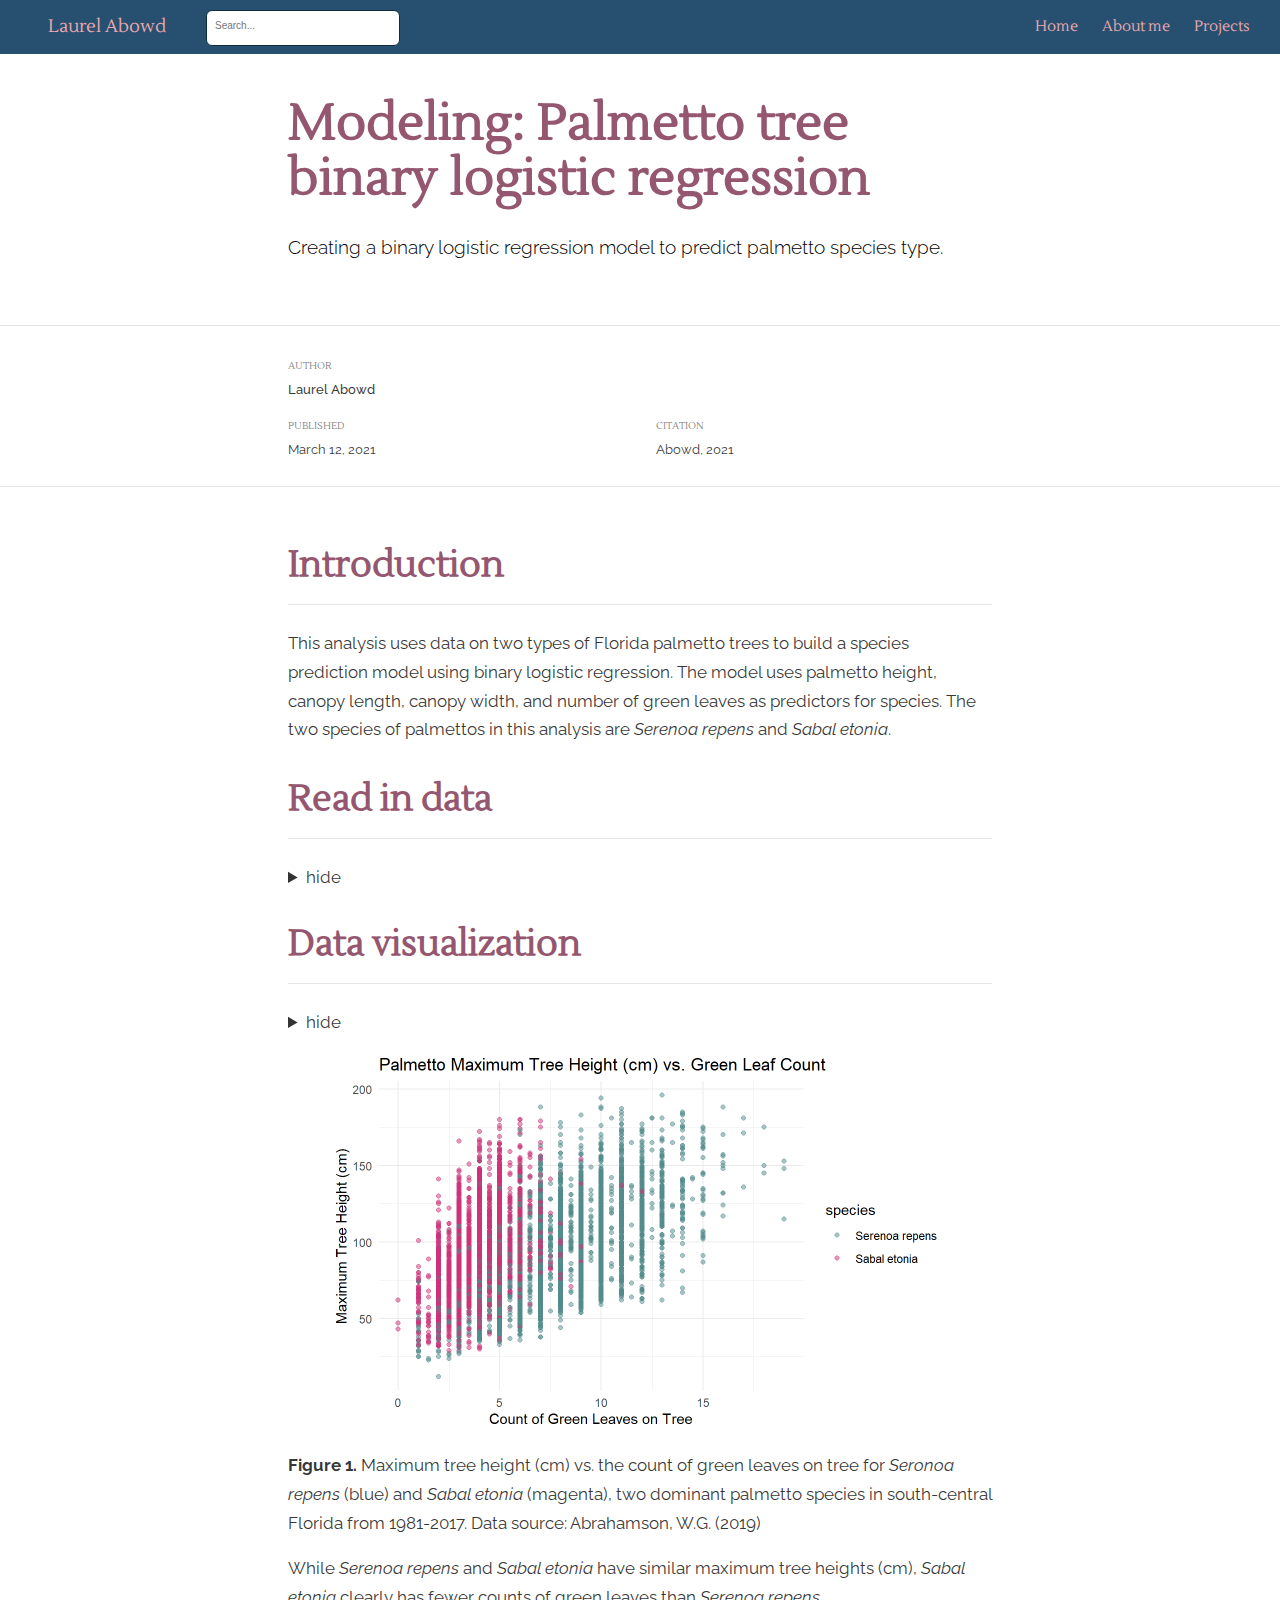
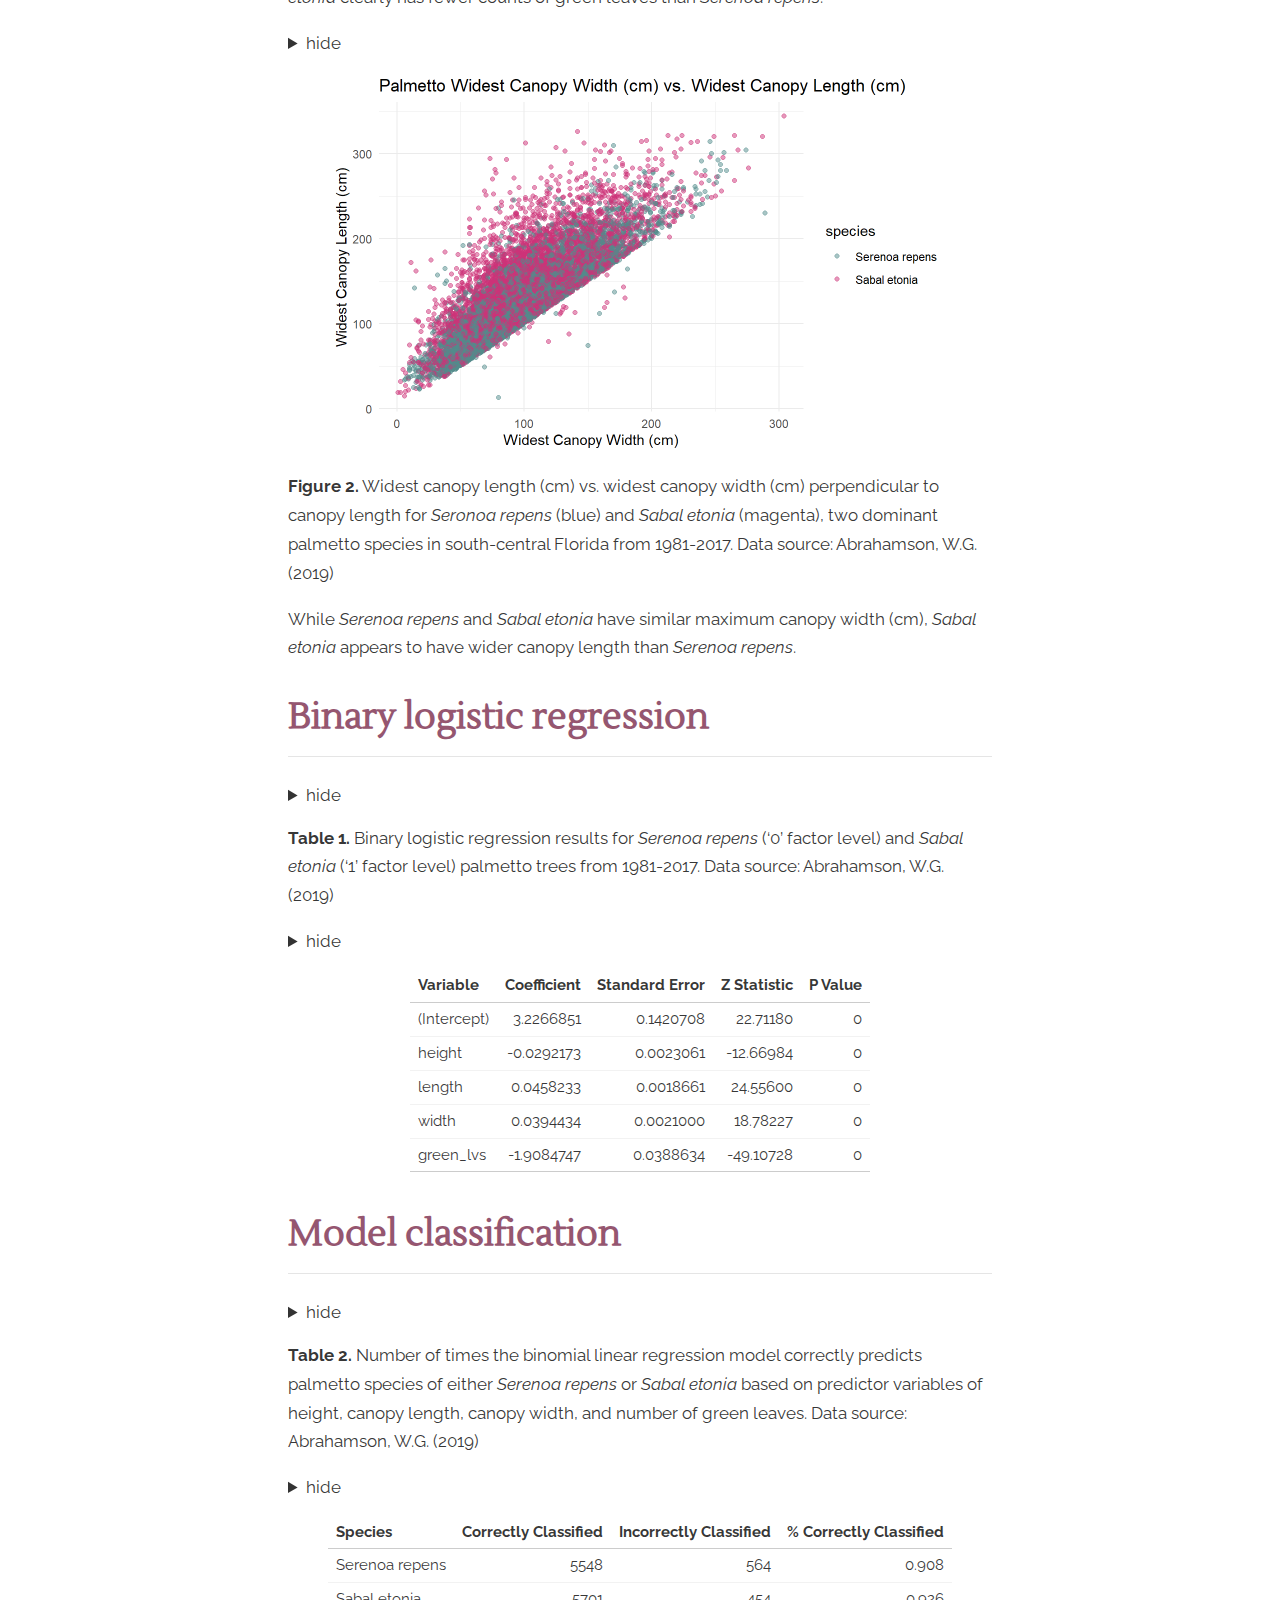
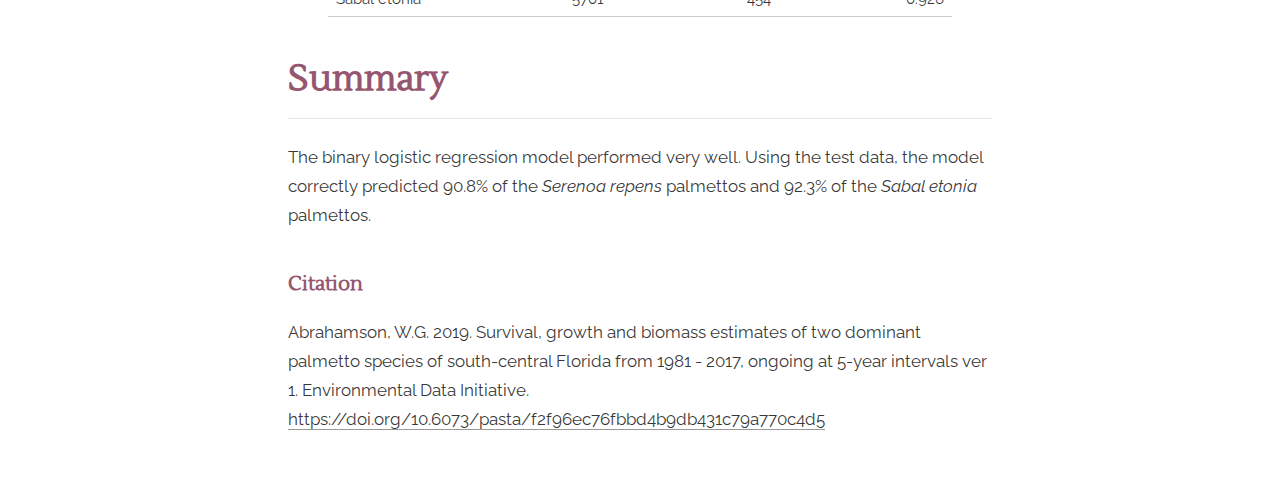
<file: docs/posts/project-02/index.html>
<!DOCTYPE html>

<html xmlns="http://www.w3.org/1999/xhtml" lang="" xml:lang="">

<head>
  <meta charset="utf-8"/>
  <meta name="viewport" content="width=device-width, initial-scale=1"/>
  <meta http-equiv="X-UA-Compatible" content="IE=Edge,chrome=1"/>
  <meta name="generator" content="distill" />

  <style type="text/css">
  /* Hide doc at startup (prevent jankiness while JS renders/transforms) */
  body {
    visibility: hidden;
  }
  </style>

 <!--radix_placeholder_import_source-->
 <!--/radix_placeholder_import_source-->

<style type="text/css">code{white-space: pre;}</style>
<style type="text/css" data-origin="pandoc">
pre > code.sourceCode { white-space: pre; position: relative; }
pre > code.sourceCode > span { display: inline-block; line-height: 1.25; }
pre > code.sourceCode > span:empty { height: 1.2em; }
code.sourceCode > span { color: inherit; text-decoration: inherit; }
div.sourceCode { margin: 1em 0; }
pre.sourceCode { margin: 0; }
@media screen {
div.sourceCode { overflow: auto; }
}
@media print {
pre > code.sourceCode { white-space: pre-wrap; }
pre > code.sourceCode > span { text-indent: -5em; padding-left: 5em; }
}
pre.numberSource code
  { counter-reset: source-line 0; }
pre.numberSource code > span
  { position: relative; left: -4em; counter-increment: source-line; }
pre.numberSource code > span > a:first-child::before
  { content: counter(source-line);
    position: relative; left: -1em; text-align: right; vertical-align: baseline;
    border: none; display: inline-block;
    -webkit-touch-callout: none; -webkit-user-select: none;
    -khtml-user-select: none; -moz-user-select: none;
    -ms-user-select: none; user-select: none;
    padding: 0 4px; width: 4em;
    color: #aaaaaa;
  }
pre.numberSource { margin-left: 3em; border-left: 1px solid #aaaaaa;  padding-left: 4px; }
div.sourceCode
  {   }
@media screen {
pre > code.sourceCode > span > a:first-child::before { text-decoration: underline; }
}
code span.al { color: #ad0000; } /* Alert */
code span.an { color: #5e5e5e; } /* Annotation */
code span.at { color: #20794d; } /* Attribute */
code span.bn { color: #ad0000; } /* BaseN */
code span.bu { } /* BuiltIn */
code span.cf { color: #007ba5; } /* ControlFlow */
code span.ch { color: #20794d; } /* Char */
code span.cn { color: #8f5902; } /* Constant */
code span.co { color: #5e5e5e; } /* Comment */
code span.cv { color: #5e5e5e; font-style: italic; } /* CommentVar */
code span.do { color: #5e5e5e; font-style: italic; } /* Documentation */
code span.dt { color: #ad0000; } /* DataType */
code span.dv { color: #ad0000; } /* DecVal */
code span.er { color: #ad0000; } /* Error */
code span.ex { } /* Extension */
code span.fl { color: #ad0000; } /* Float */
code span.fu { color: #4758ab; } /* Function */
code span.im { } /* Import */
code span.in { color: #5e5e5e; } /* Information */
code span.kw { color: #007ba5; } /* Keyword */
code span.op { color: #5e5e5e; } /* Operator */
code span.ot { color: #007ba5; } /* Other */
code span.pp { color: #ad0000; } /* Preprocessor */
code span.sc { color: #20794d; } /* SpecialChar */
code span.ss { color: #20794d; } /* SpecialString */
code span.st { color: #20794d; } /* String */
code span.va { color: #111111; } /* Variable */
code span.vs { color: #20794d; } /* VerbatimString */
code span.wa { color: #5e5e5e; font-style: italic; } /* Warning */
</style>

  <!--radix_placeholder_meta_tags-->
<title>Laurel Abowd: Modeling: Palmetto tree binary logistic regression</title>

<meta property="description" itemprop="description" content="Creating a binary logistic regression model to predict palmetto species type."/>


<!--  https://schema.org/Article -->
<meta property="article:published" itemprop="datePublished" content="2021-03-12"/>
<meta property="article:created" itemprop="dateCreated" content="2021-03-12"/>
<meta name="article:author" content="Laurel Abowd"/>

<!--  https://developers.facebook.com/docs/sharing/webmasters#markup -->
<meta property="og:title" content="Laurel Abowd: Modeling: Palmetto tree binary logistic regression"/>
<meta property="og:type" content="article"/>
<meta property="og:description" content="Creating a binary logistic regression model to predict palmetto species type."/>
<meta property="og:locale" content="en_US"/>
<meta property="og:site_name" content="Laurel Abowd"/>

<!--  https://dev.twitter.com/cards/types/summary -->
<meta property="twitter:card" content="summary"/>
<meta property="twitter:title" content="Laurel Abowd: Modeling: Palmetto tree binary logistic regression"/>
<meta property="twitter:description" content="Creating a binary logistic regression model to predict palmetto species type."/>

<!--/radix_placeholder_meta_tags-->
  <!--radix_placeholder_rmarkdown_metadata-->

<script type="text/json" id="radix-rmarkdown-metadata">
{"type":"list","attributes":{"names":{"type":"character","attributes":{},"value":["title","description","author","date","output"]}},"value":[{"type":"character","attributes":{},"value":["Modeling: Palmetto tree binary logistic regression"]},{"type":"character","attributes":{},"value":["Creating a binary logistic regression model to predict palmetto species type."]},{"type":"list","attributes":{},"value":[{"type":"list","attributes":{"names":{"type":"character","attributes":{},"value":["name"]}},"value":[{"type":"character","attributes":{},"value":["Laurel Abowd"]}]}]},{"type":"character","attributes":{},"value":["2021-03-12"]},{"type":"list","attributes":{"names":{"type":"character","attributes":{},"value":["distill::distill_article"]}},"value":[{"type":"list","attributes":{"names":{"type":"character","attributes":{},"value":["self_contained","code_folding"]}},"value":[{"type":"logical","attributes":{},"value":[false]},{"type":"character","attributes":{},"value":["hide"]}]}]}]}
</script>
<!--/radix_placeholder_rmarkdown_metadata-->
  
  <script type="text/json" id="radix-resource-manifest">
  {"type":"character","attributes":{},"value":["laurel_abowd_sample_code_files/anchor-4.2.2/anchor.min.js","laurel_abowd_sample_code_files/bowser-1.9.3/bowser.min.js","laurel_abowd_sample_code_files/distill-2.2.21/template.v2.js","laurel_abowd_sample_code_files/figure-html5/unnamed-chunk-2-1.png","laurel_abowd_sample_code_files/figure-html5/unnamed-chunk-3-1.png","laurel_abowd_sample_code_files/header-attrs-2.6.6/header-attrs.js","laurel_abowd_sample_code_files/jquery-1.11.3/jquery.min.js","laurel_abowd_sample_code_files/kePrint-0.0.1/kePrint.js","laurel_abowd_sample_code_files/lightable-0.0.1/lightable.css","laurel_abowd_sample_code_files/popper-2.6.0/popper.min.js","laurel_abowd_sample_code_files/tippy-6.2.7/tippy-bundle.umd.min.js","laurel_abowd_sample_code_files/tippy-6.2.7/tippy-light-border.css","laurel_abowd_sample_code_files/tippy-6.2.7/tippy.css","laurel_abowd_sample_code_files/tippy-6.2.7/tippy.umd.min.js","laurel_abowd_sample_code_files/webcomponents-2.0.0/webcomponents.js"]}
  </script>
  <!--radix_placeholder_navigation_in_header-->
<meta name="distill:offset" content="../.."/>

<script type="application/javascript">

  window.headroom_prevent_pin = false;

  window.document.addEventListener("DOMContentLoaded", function (event) {

    // initialize headroom for banner
    var header = $('header').get(0);
    var headerHeight = header.offsetHeight;
    var headroom = new Headroom(header, {
      tolerance: 5,
      onPin : function() {
        if (window.headroom_prevent_pin) {
          window.headroom_prevent_pin = false;
          headroom.unpin();
        }
      }
    });
    headroom.init();
    if(window.location.hash)
      headroom.unpin();
    $(header).addClass('headroom--transition');

    // offset scroll location for banner on hash change
    // (see: https://github.com/WickyNilliams/headroom.js/issues/38)
    window.addEventListener("hashchange", function(event) {
      window.scrollTo(0, window.pageYOffset - (headerHeight + 25));
    });

    // responsive menu
    $('.distill-site-header').each(function(i, val) {
      var topnav = $(this);
      var toggle = topnav.find('.nav-toggle');
      toggle.on('click', function() {
        topnav.toggleClass('responsive');
      });
    });

    // nav dropdowns
    $('.nav-dropbtn').click(function(e) {
      $(this).next('.nav-dropdown-content').toggleClass('nav-dropdown-active');
      $(this).parent().siblings('.nav-dropdown')
         .children('.nav-dropdown-content').removeClass('nav-dropdown-active');
    });
    $("body").click(function(e){
      $('.nav-dropdown-content').removeClass('nav-dropdown-active');
    });
    $(".nav-dropdown").click(function(e){
      e.stopPropagation();
    });
  });
</script>

<style type="text/css">

/* Theme (user-documented overrideables for nav appearance) */

.distill-site-nav {
  color: rgba(255, 255, 255, 0.8);
  background-color: #0F2E3D;
  font-size: 15px;
  font-weight: 300;
}

.distill-site-nav a {
  color: inherit;
  text-decoration: none;
}

.distill-site-nav a:hover {
  color: white;
}

@media print {
  .distill-site-nav {
    display: none;
  }
}

.distill-site-header {

}

.distill-site-footer {

}


/* Site Header */

.distill-site-header {
  width: 100%;
  box-sizing: border-box;
  z-index: 3;
}

.distill-site-header .nav-left {
  display: inline-block;
  margin-left: 8px;
}

@media screen and (max-width: 768px) {
  .distill-site-header .nav-left {
    margin-left: 0;
  }
}


.distill-site-header .nav-right {
  float: right;
  margin-right: 8px;
}

.distill-site-header a,
.distill-site-header .title {
  display: inline-block;
  text-align: center;
  padding: 14px 10px 14px 10px;
}

.distill-site-header .title {
  font-size: 18px;
  min-width: 150px;
}

.distill-site-header .logo {
  padding: 0;
}

.distill-site-header .logo img {
  display: none;
  max-height: 20px;
  width: auto;
  margin-bottom: -4px;
}

.distill-site-header .nav-image img {
  max-height: 18px;
  width: auto;
  display: inline-block;
  margin-bottom: -3px;
}



@media screen and (min-width: 1000px) {
  .distill-site-header .logo img {
    display: inline-block;
  }
  .distill-site-header .nav-left {
    margin-left: 20px;
  }
  .distill-site-header .nav-right {
    margin-right: 20px;
  }
  .distill-site-header .title {
    padding-left: 12px;
  }
}


.distill-site-header .nav-toggle {
  display: none;
}

.nav-dropdown {
  display: inline-block;
  position: relative;
}

.nav-dropdown .nav-dropbtn {
  border: none;
  outline: none;
  color: rgba(255, 255, 255, 0.8);
  padding: 16px 10px;
  background-color: transparent;
  font-family: inherit;
  font-size: inherit;
  font-weight: inherit;
  margin: 0;
  margin-top: 1px;
  z-index: 2;
}

.nav-dropdown-content {
  display: none;
  position: absolute;
  background-color: white;
  min-width: 200px;
  border: 1px solid rgba(0,0,0,0.15);
  border-radius: 4px;
  box-shadow: 0px 8px 16px 0px rgba(0,0,0,0.1);
  z-index: 1;
  margin-top: 2px;
  white-space: nowrap;
  padding-top: 4px;
  padding-bottom: 4px;
}

.nav-dropdown-content hr {
  margin-top: 4px;
  margin-bottom: 4px;
  border: none;
  border-bottom: 1px solid rgba(0, 0, 0, 0.1);
}

.nav-dropdown-active {
  display: block;
}

.nav-dropdown-content a, .nav-dropdown-content .nav-dropdown-header {
  color: black;
  padding: 6px 24px;
  text-decoration: none;
  display: block;
  text-align: left;
}

.nav-dropdown-content .nav-dropdown-header {
  display: block;
  padding: 5px 24px;
  padding-bottom: 0;
  text-transform: uppercase;
  font-size: 14px;
  color: #999999;
  white-space: nowrap;
}

.nav-dropdown:hover .nav-dropbtn {
  color: white;
}

.nav-dropdown-content a:hover {
  background-color: #ddd;
  color: black;
}

.nav-right .nav-dropdown-content {
  margin-left: -45%;
  right: 0;
}

@media screen and (max-width: 768px) {
  .distill-site-header a, .distill-site-header .nav-dropdown  {display: none;}
  .distill-site-header a.nav-toggle {
    float: right;
    display: block;
  }
  .distill-site-header .title {
    margin-left: 0;
  }
  .distill-site-header .nav-right {
    margin-right: 0;
  }
  .distill-site-header {
    overflow: hidden;
  }
  .nav-right .nav-dropdown-content {
    margin-left: 0;
  }
}


@media screen and (max-width: 768px) {
  .distill-site-header.responsive {position: relative; min-height: 500px; }
  .distill-site-header.responsive a.nav-toggle {
    position: absolute;
    right: 0;
    top: 0;
  }
  .distill-site-header.responsive a,
  .distill-site-header.responsive .nav-dropdown {
    display: block;
    text-align: left;
  }
  .distill-site-header.responsive .nav-left,
  .distill-site-header.responsive .nav-right {
    width: 100%;
  }
  .distill-site-header.responsive .nav-dropdown {float: none;}
  .distill-site-header.responsive .nav-dropdown-content {position: relative;}
  .distill-site-header.responsive .nav-dropdown .nav-dropbtn {
    display: block;
    width: 100%;
    text-align: left;
  }
}

/* Site Footer */

.distill-site-footer {
  width: 100%;
  overflow: hidden;
  box-sizing: border-box;
  z-index: 3;
  margin-top: 30px;
  padding-top: 30px;
  padding-bottom: 30px;
  text-align: center;
}

/* Headroom */

d-title {
  padding-top: 6rem;
}

@media print {
  d-title {
    padding-top: 4rem;
  }
}

.headroom {
  z-index: 1000;
  position: fixed;
  top: 0;
  left: 0;
  right: 0;
}

.headroom--transition {
  transition: all .4s ease-in-out;
}

.headroom--unpinned {
  top: -100px;
}

.headroom--pinned {
  top: 0;
}

/* adjust viewport for navbar height */
/* helps vertically center bootstrap (non-distill) content */
.min-vh-100 {
  min-height: calc(100vh - 100px) !important;
}

</style>

<script src="../../site_libs/jquery-1.11.3/jquery.min.js"></script>
<link href="../../site_libs/font-awesome-5.1.0/css/all.css" rel="stylesheet"/>
<link href="../../site_libs/font-awesome-5.1.0/css/v4-shims.css" rel="stylesheet"/>
<script src="../../site_libs/headroom-0.9.4/headroom.min.js"></script>
<script src="../../site_libs/autocomplete-0.37.1/autocomplete.min.js"></script>
<script src="../../site_libs/fuse-6.4.1/fuse.min.js"></script>

<script type="application/javascript">

function getMeta(metaName) {
  var metas = document.getElementsByTagName('meta');
  for (let i = 0; i < metas.length; i++) {
    if (metas[i].getAttribute('name') === metaName) {
      return metas[i].getAttribute('content');
    }
  }
  return '';
}

function offsetURL(url) {
  var offset = getMeta('distill:offset');
  return offset ? offset + '/' + url : url;
}

function createFuseIndex() {

  // create fuse index
  var options = {
    keys: [
      { name: 'title', weight: 20 },
      { name: 'categories', weight: 15 },
      { name: 'description', weight: 10 },
      { name: 'contents', weight: 5 },
    ],
    ignoreLocation: true,
    threshold: 0
  };
  var fuse = new window.Fuse([], options);

  // fetch the main search.json
  return fetch(offsetURL('search.json'))
    .then(function(response) {
      if (response.status == 200) {
        return response.json().then(function(json) {
          // index main articles
          json.articles.forEach(function(article) {
            fuse.add(article);
          });
          // download collections and index their articles
          return Promise.all(json.collections.map(function(collection) {
            return fetch(offsetURL(collection)).then(function(response) {
              if (response.status === 200) {
                return response.json().then(function(articles) {
                  articles.forEach(function(article) {
                    fuse.add(article);
                  });
                })
              } else {
                return Promise.reject(
                  new Error('Unexpected status from search index request: ' +
                            response.status)
                );
              }
            });
          })).then(function() {
            return fuse;
          });
        });

      } else {
        return Promise.reject(
          new Error('Unexpected status from search index request: ' +
                      response.status)
        );
      }
    });
}

window.document.addEventListener("DOMContentLoaded", function (event) {

  // get search element (bail if we don't have one)
  var searchEl = window.document.getElementById('distill-search');
  if (!searchEl)
    return;

  createFuseIndex()
    .then(function(fuse) {

      // make search box visible
      searchEl.classList.remove('hidden');

      // initialize autocomplete
      var options = {
        autoselect: true,
        hint: false,
        minLength: 2,
      };
      window.autocomplete(searchEl, options, [{
        source: function(query, callback) {
          const searchOptions = {
            isCaseSensitive: false,
            shouldSort: true,
            minMatchCharLength: 2,
            limit: 10,
          };
          var results = fuse.search(query, searchOptions);
          callback(results
            .map(function(result) { return result.item; })
          );
        },
        templates: {
          suggestion: function(suggestion) {
            var img = suggestion.preview && Object.keys(suggestion.preview).length > 0
              ? `<img src="${offsetURL(suggestion.preview)}"</img>`
              : '';
            var html = `
              <div class="search-item">
                <h3>${suggestion.title}</h3>
                <div class="search-item-description">
                  ${suggestion.description || ''}
                </div>
                <div class="search-item-preview">
                  ${img}
                </div>
              </div>
            `;
            return html;
          }
        }
      }]).on('autocomplete:selected', function(event, suggestion) {
        window.location.href = offsetURL(suggestion.path);
      });
      // remove inline display style on autocompleter (we want to
      // manage responsive display via css)
      $('.algolia-autocomplete').css("display", "");
    })
    .catch(function(error) {
      console.log(error);
    });

});

</script>

<style type="text/css">

.nav-search {
  font-size: x-small;
}

/* Algolioa Autocomplete */

.algolia-autocomplete {
  display: inline-block;
  margin-left: 10px;
  vertical-align: sub;
  background-color: white;
  color: black;
  padding: 6px;
  padding-top: 8px;
  padding-bottom: 0;
  border-radius: 6px;
  border: 1px #0F2E3D solid;
  width: 180px;
}


@media screen and (max-width: 768px) {
  .distill-site-nav .algolia-autocomplete {
    display: none;
    visibility: hidden;
  }
  .distill-site-nav.responsive .algolia-autocomplete {
    display: inline-block;
    visibility: visible;
  }
  .distill-site-nav.responsive .algolia-autocomplete .aa-dropdown-menu {
    margin-left: 0;
    width: 400px;
    max-height: 400px;
  }
}

.algolia-autocomplete .aa-input, .algolia-autocomplete .aa-hint {
  width: 90%;
  outline: none;
  border: none;
}

.algolia-autocomplete .aa-hint {
  color: #999;
}
.algolia-autocomplete .aa-dropdown-menu {
  width: 550px;
  max-height: 70vh;
  overflow-x: visible;
  overflow-y: scroll;
  padding: 5px;
  margin-top: 3px;
  margin-left: -150px;
  background-color: #fff;
  border-radius: 5px;
  border: 1px solid #999;
  border-top: none;
}

.algolia-autocomplete .aa-dropdown-menu .aa-suggestion {
  cursor: pointer;
  padding: 5px 4px;
  border-bottom: 1px solid #eee;
}

.algolia-autocomplete .aa-dropdown-menu .aa-suggestion:last-of-type {
  border-bottom: none;
  margin-bottom: 2px;
}

.algolia-autocomplete .aa-dropdown-menu .aa-suggestion .search-item {
  overflow: hidden;
  font-size: 0.8em;
  line-height: 1.4em;
}

.algolia-autocomplete .aa-dropdown-menu .aa-suggestion .search-item h3 {
  font-size: 1rem;
  margin-block-start: 0;
  margin-block-end: 5px;
}

.algolia-autocomplete .aa-dropdown-menu .aa-suggestion .search-item-description {
  display: inline-block;
  overflow: hidden;
  height: 2.8em;
  width: 80%;
  margin-right: 4%;
}

.algolia-autocomplete .aa-dropdown-menu .aa-suggestion .search-item-preview {
  display: inline-block;
  width: 15%;
}

.algolia-autocomplete .aa-dropdown-menu .aa-suggestion .search-item-preview img {
  height: 3em;
  width: auto;
  display: none;
}

.algolia-autocomplete .aa-dropdown-menu .aa-suggestion .search-item-preview img[src] {
  display: initial;
}

.algolia-autocomplete .aa-dropdown-menu .aa-suggestion.aa-cursor {
  background-color: #eee;
}
.algolia-autocomplete .aa-dropdown-menu .aa-suggestion em {
  font-weight: bold;
  font-style: normal;
}

</style>


<!--/radix_placeholder_navigation_in_header-->
  <!--radix_placeholder_distill-->

<style type="text/css">

body {
  background-color: white;
}

.pandoc-table {
  width: 100%;
}

.pandoc-table>caption {
  margin-bottom: 10px;
}

.pandoc-table th:not([align]) {
  text-align: left;
}

.pagedtable-footer {
  font-size: 15px;
}

d-byline .byline {
  grid-template-columns: 2fr 2fr;
}

d-byline .byline h3 {
  margin-block-start: 1.5em;
}

d-byline .byline .authors-affiliations h3 {
  margin-block-start: 0.5em;
}

.authors-affiliations .orcid-id {
  width: 16px;
  height:16px;
  margin-left: 4px;
  margin-right: 4px;
  vertical-align: middle;
  padding-bottom: 2px;
}

d-title .dt-tags {
  margin-top: 1em;
  grid-column: text;
}

.dt-tags .dt-tag {
  text-decoration: none;
  display: inline-block;
  color: rgba(0,0,0,0.6);
  padding: 0em 0.4em;
  margin-right: 0.5em;
  margin-bottom: 0.4em;
  font-size: 70%;
  border: 1px solid rgba(0,0,0,0.2);
  border-radius: 3px;
  text-transform: uppercase;
  font-weight: 500;
}

d-article table.gt_table td,
d-article table.gt_table th {
  border-bottom: none;
}

.html-widget {
  margin-bottom: 2.0em;
}

.l-screen-inset {
  padding-right: 16px;
}

.l-screen .caption {
  margin-left: 10px;
}

.shaded {
  background: rgb(247, 247, 247);
  padding-top: 20px;
  padding-bottom: 20px;
  border-top: 1px solid rgba(0, 0, 0, 0.1);
  border-bottom: 1px solid rgba(0, 0, 0, 0.1);
}

.shaded .html-widget {
  margin-bottom: 0;
  border: 1px solid rgba(0, 0, 0, 0.1);
}

.shaded .shaded-content {
  background: white;
}

.text-output {
  margin-top: 0;
  line-height: 1.5em;
}

.hidden {
  display: none !important;
}

d-article {
  padding-top: 2.5rem;
  padding-bottom: 30px;
}

d-appendix {
  padding-top: 30px;
}

d-article>p>img {
  width: 100%;
}

d-article h2 {
  margin: 1rem 0 1.5rem 0;
}

d-article h3 {
  margin-top: 1.5rem;
}

d-article iframe {
  border: 1px solid rgba(0, 0, 0, 0.1);
  margin-bottom: 2.0em;
  width: 100%;
}

/* Tweak code blocks */

d-article div.sourceCode code,
d-article pre code {
  font-family: Consolas, Monaco, 'Andale Mono', 'Ubuntu Mono', monospace;
}

d-article pre,
d-article div.sourceCode,
d-article div.sourceCode pre {
  overflow: auto;
}

d-article div.sourceCode {
  background-color: white;
}

d-article div.sourceCode pre {
  padding-left: 10px;
  font-size: 12px;
  border-left: 2px solid rgba(0,0,0,0.1);
}

d-article pre {
  font-size: 12px;
  color: black;
  background: none;
  margin-top: 0;
  text-align: left;
  white-space: pre;
  word-spacing: normal;
  word-break: normal;
  word-wrap: normal;
  line-height: 1.5;

  -moz-tab-size: 4;
  -o-tab-size: 4;
  tab-size: 4;

  -webkit-hyphens: none;
  -moz-hyphens: none;
  -ms-hyphens: none;
  hyphens: none;
}

d-article pre a {
  border-bottom: none;
}

d-article pre a:hover {
  border-bottom: none;
  text-decoration: underline;
}

d-article details {
  grid-column: text;
  margin-bottom: 0.8em;
}

@media(min-width: 768px) {

d-article pre,
d-article div.sourceCode,
d-article div.sourceCode pre {
  overflow: visible !important;
}

d-article div.sourceCode pre {
  padding-left: 18px;
  font-size: 14px;
}

d-article pre {
  font-size: 14px;
}

}

figure img.external {
  background: white;
  border: 1px solid rgba(0, 0, 0, 0.1);
  box-shadow: 0 1px 8px rgba(0, 0, 0, 0.1);
  padding: 18px;
  box-sizing: border-box;
}

/* CSS for d-contents */

.d-contents {
  grid-column: text;
  color: rgba(0,0,0,0.8);
  font-size: 0.9em;
  padding-bottom: 1em;
  margin-bottom: 1em;
  padding-bottom: 0.5em;
  margin-bottom: 1em;
  padding-left: 0.25em;
  justify-self: start;
}

@media(min-width: 1000px) {
  .d-contents.d-contents-float {
    height: 0;
    grid-column-start: 1;
    grid-column-end: 4;
    justify-self: center;
    padding-right: 3em;
    padding-left: 2em;
  }
}

.d-contents nav h3 {
  font-size: 18px;
  margin-top: 0;
  margin-bottom: 1em;
}

.d-contents li {
  list-style-type: none
}

.d-contents nav > ul {
  padding-left: 0;
}

.d-contents ul {
  padding-left: 1em
}

.d-contents nav ul li {
  margin-top: 0.6em;
  margin-bottom: 0.2em;
}

.d-contents nav a {
  font-size: 13px;
  border-bottom: none;
  text-decoration: none
  color: rgba(0, 0, 0, 0.8);
}

.d-contents nav a:hover {
  text-decoration: underline solid rgba(0, 0, 0, 0.6)
}

.d-contents nav > ul > li > a {
  font-weight: 600;
}

.d-contents nav > ul > li > ul {
  font-weight: inherit;
}

.d-contents nav > ul > li > ul > li {
  margin-top: 0.2em;
}


.d-contents nav ul {
  margin-top: 0;
  margin-bottom: 0.25em;
}

.d-article-with-toc h2:nth-child(2) {
  margin-top: 0;
}


/* Figure */

.figure {
  position: relative;
  margin-bottom: 2.5em;
  margin-top: 1.5em;
}

.figure img {
  width: 100%;
}

.figure .caption {
  color: rgba(0, 0, 0, 0.6);
  font-size: 12px;
  line-height: 1.5em;
}

.figure img.external {
  background: white;
  border: 1px solid rgba(0, 0, 0, 0.1);
  box-shadow: 0 1px 8px rgba(0, 0, 0, 0.1);
  padding: 18px;
  box-sizing: border-box;
}

.figure .caption a {
  color: rgba(0, 0, 0, 0.6);
}

.figure .caption b,
.figure .caption strong, {
  font-weight: 600;
  color: rgba(0, 0, 0, 1.0);
}

/* Citations */

d-article .citation {
  color: inherit;
  cursor: inherit;
}

div.hanging-indent{
  margin-left: 1em; text-indent: -1em;
}

/* Citation hover box */

.tippy-box[data-theme~=light-border] {
  background-color: rgba(250, 250, 250, 0.95);
}

.tippy-content > p {
  margin-bottom: 0;
  padding: 2px;
}


/* Tweak 1000px media break to show more text */

@media(min-width: 1000px) {
  .base-grid,
  distill-header,
  d-title,
  d-abstract,
  d-article,
  d-appendix,
  distill-appendix,
  d-byline,
  d-footnote-list,
  d-citation-list,
  distill-footer {
    grid-template-columns: [screen-start] 1fr [page-start kicker-start] 80px [middle-start] 50px [text-start kicker-end] 65px 65px 65px 65px 65px 65px 65px 65px [text-end gutter-start] 65px [middle-end] 65px [page-end gutter-end] 1fr [screen-end];
    grid-column-gap: 16px;
  }

  .grid {
    grid-column-gap: 16px;
  }

  d-article {
    font-size: 1.06rem;
    line-height: 1.7em;
  }
  figure .caption, .figure .caption, figure figcaption {
    font-size: 13px;
  }
}

@media(min-width: 1180px) {
  .base-grid,
  distill-header,
  d-title,
  d-abstract,
  d-article,
  d-appendix,
  distill-appendix,
  d-byline,
  d-footnote-list,
  d-citation-list,
  distill-footer {
    grid-template-columns: [screen-start] 1fr [page-start kicker-start] 60px [middle-start] 60px [text-start kicker-end] 60px 60px 60px 60px 60px 60px 60px 60px [text-end gutter-start] 60px [middle-end] 60px [page-end gutter-end] 1fr [screen-end];
    grid-column-gap: 32px;
  }

  .grid {
    grid-column-gap: 32px;
  }
}


/* Get the citation styles for the appendix (not auto-injected on render since
   we do our own rendering of the citation appendix) */

d-appendix .citation-appendix,
.d-appendix .citation-appendix {
  font-size: 11px;
  line-height: 15px;
  border-left: 1px solid rgba(0, 0, 0, 0.1);
  padding-left: 18px;
  border: 1px solid rgba(0,0,0,0.1);
  background: rgba(0, 0, 0, 0.02);
  padding: 10px 18px;
  border-radius: 3px;
  color: rgba(150, 150, 150, 1);
  overflow: hidden;
  margin-top: -12px;
  white-space: pre-wrap;
  word-wrap: break-word;
}

/* Include appendix styles here so they can be overridden */

d-appendix {
  contain: layout style;
  font-size: 0.8em;
  line-height: 1.7em;
  margin-top: 60px;
  margin-bottom: 0;
  border-top: 1px solid rgba(0, 0, 0, 0.1);
  color: rgba(0,0,0,0.5);
  padding-top: 60px;
  padding-bottom: 48px;
}

d-appendix h3 {
  grid-column: page-start / text-start;
  font-size: 15px;
  font-weight: 500;
  margin-top: 1em;
  margin-bottom: 0;
  color: rgba(0,0,0,0.65);
}

d-appendix h3 + * {
  margin-top: 1em;
}

d-appendix ol {
  padding: 0 0 0 15px;
}

@media (min-width: 768px) {
  d-appendix ol {
    padding: 0 0 0 30px;
    margin-left: -30px;
  }
}

d-appendix li {
  margin-bottom: 1em;
}

d-appendix a {
  color: rgba(0, 0, 0, 0.6);
}

d-appendix > * {
  grid-column: text;
}

d-appendix > d-footnote-list,
d-appendix > d-citation-list,
d-appendix > distill-appendix {
  grid-column: screen;
}

/* Include footnote styles here so they can be overridden */

d-footnote-list {
  contain: layout style;
}

d-footnote-list > * {
  grid-column: text;
}

d-footnote-list a.footnote-backlink {
  color: rgba(0,0,0,0.3);
  padding-left: 0.5em;
}



/* Anchor.js */

.anchorjs-link {
  /*transition: all .25s linear; */
  text-decoration: none;
  border-bottom: none;
}
*:hover > .anchorjs-link {
  margin-left: -1.125em !important;
  text-decoration: none;
  border-bottom: none;
}

/* Social footer */

.social_footer {
  margin-top: 30px;
  margin-bottom: 0;
  color: rgba(0,0,0,0.67);
}

.disqus-comments {
  margin-right: 30px;
}

.disqus-comment-count {
  border-bottom: 1px solid rgba(0, 0, 0, 0.4);
  cursor: pointer;
}

#disqus_thread {
  margin-top: 30px;
}

.article-sharing a {
  border-bottom: none;
  margin-right: 8px;
}

.article-sharing a:hover {
  border-bottom: none;
}

.sidebar-section.subscribe {
  font-size: 12px;
  line-height: 1.6em;
}

.subscribe p {
  margin-bottom: 0.5em;
}


.article-footer .subscribe {
  font-size: 15px;
  margin-top: 45px;
}


.sidebar-section.custom {
  font-size: 12px;
  line-height: 1.6em;
}

.custom p {
  margin-bottom: 0.5em;
}

/* Styles for listing layout (hide title) */
.layout-listing d-title, .layout-listing .d-title {
  display: none;
}

/* Styles for posts lists (not auto-injected) */


.posts-with-sidebar {
  padding-left: 45px;
  padding-right: 45px;
}

.posts-list .description h2,
.posts-list .description p {
  font-family: -apple-system, BlinkMacSystemFont, "Segoe UI", Roboto, Oxygen, Ubuntu, Cantarell, "Fira Sans", "Droid Sans", "Helvetica Neue", Arial, sans-serif;
}

.posts-list .description h2 {
  font-weight: 700;
  border-bottom: none;
  padding-bottom: 0;
}

.posts-list h2.post-tag {
  border-bottom: 1px solid rgba(0, 0, 0, 0.2);
  padding-bottom: 12px;
}
.posts-list {
  margin-top: 60px;
  margin-bottom: 24px;
}

.posts-list .post-preview {
  text-decoration: none;
  overflow: hidden;
  display: block;
  border-bottom: 1px solid rgba(0, 0, 0, 0.1);
  padding: 24px 0;
}

.post-preview-last {
  border-bottom: none !important;
}

.posts-list .posts-list-caption {
  grid-column: screen;
  font-weight: 400;
}

.posts-list .post-preview h2 {
  margin: 0 0 6px 0;
  line-height: 1.2em;
  font-style: normal;
  font-size: 24px;
}

.posts-list .post-preview p {
  margin: 0 0 12px 0;
  line-height: 1.4em;
  font-size: 16px;
}

.posts-list .post-preview .thumbnail {
  box-sizing: border-box;
  margin-bottom: 24px;
  position: relative;
  max-width: 500px;
}
.posts-list .post-preview img {
  width: 100%;
  display: block;
}

.posts-list .metadata {
  font-size: 12px;
  line-height: 1.4em;
  margin-bottom: 18px;
}

.posts-list .metadata > * {
  display: inline-block;
}

.posts-list .metadata .publishedDate {
  margin-right: 2em;
}

.posts-list .metadata .dt-authors {
  display: block;
  margin-top: 0.3em;
  margin-right: 2em;
}

.posts-list .dt-tags {
  display: block;
  line-height: 1em;
}

.posts-list .dt-tags .dt-tag {
  display: inline-block;
  color: rgba(0,0,0,0.6);
  padding: 0.3em 0.4em;
  margin-right: 0.2em;
  margin-bottom: 0.4em;
  font-size: 60%;
  border: 1px solid rgba(0,0,0,0.2);
  border-radius: 3px;
  text-transform: uppercase;
  font-weight: 500;
}

.posts-list img {
  opacity: 1;
}

.posts-list img[data-src] {
  opacity: 0;
}

.posts-more {
  clear: both;
}


.posts-sidebar {
  font-size: 16px;
}

.posts-sidebar h3 {
  font-size: 16px;
  margin-top: 0;
  margin-bottom: 0.5em;
  font-weight: 400;
  text-transform: uppercase;
}

.sidebar-section {
  margin-bottom: 30px;
}

.categories ul {
  list-style-type: none;
  margin: 0;
  padding: 0;
}

.categories li {
  color: rgba(0, 0, 0, 0.8);
  margin-bottom: 0;
}

.categories li>a {
  border-bottom: none;
}

.categories li>a:hover {
  border-bottom: 1px solid rgba(0, 0, 0, 0.4);
}

.categories .active {
  font-weight: 600;
}

.categories .category-count {
  color: rgba(0, 0, 0, 0.4);
}


@media(min-width: 768px) {
  .posts-list .post-preview h2 {
    font-size: 26px;
  }
  .posts-list .post-preview .thumbnail {
    float: right;
    width: 30%;
    margin-bottom: 0;
  }
  .posts-list .post-preview .description {
    float: left;
    width: 45%;
  }
  .posts-list .post-preview .metadata {
    float: left;
    width: 20%;
    margin-top: 8px;
  }
  .posts-list .post-preview p {
    margin: 0 0 12px 0;
    line-height: 1.5em;
    font-size: 16px;
  }
  .posts-with-sidebar .posts-list {
    float: left;
    width: 75%;
  }
  .posts-with-sidebar .posts-sidebar {
    float: right;
    width: 20%;
    margin-top: 60px;
    padding-top: 24px;
    padding-bottom: 24px;
  }
}


/* Improve display for browsers without grid (IE/Edge <= 15) */

.downlevel {
  line-height: 1.6em;
  font-family: -apple-system, BlinkMacSystemFont, "Segoe UI", Roboto, Oxygen, Ubuntu, Cantarell, "Fira Sans", "Droid Sans", "Helvetica Neue", Arial, sans-serif;
  margin: 0;
}

.downlevel .d-title {
  padding-top: 6rem;
  padding-bottom: 1.5rem;
}

.downlevel .d-title h1 {
  font-size: 50px;
  font-weight: 700;
  line-height: 1.1em;
  margin: 0 0 0.5rem;
}

.downlevel .d-title p {
  font-weight: 300;
  font-size: 1.2rem;
  line-height: 1.55em;
  margin-top: 0;
}

.downlevel .d-byline {
  padding-top: 0.8em;
  padding-bottom: 0.8em;
  font-size: 0.8rem;
  line-height: 1.8em;
}

.downlevel .section-separator {
  border: none;
  border-top: 1px solid rgba(0, 0, 0, 0.1);
}

.downlevel .d-article {
  font-size: 1.06rem;
  line-height: 1.7em;
  padding-top: 1rem;
  padding-bottom: 2rem;
}


.downlevel .d-appendix {
  padding-left: 0;
  padding-right: 0;
  max-width: none;
  font-size: 0.8em;
  line-height: 1.7em;
  margin-bottom: 0;
  color: rgba(0,0,0,0.5);
  padding-top: 40px;
  padding-bottom: 48px;
}

.downlevel .footnotes ol {
  padding-left: 13px;
}

.downlevel .base-grid,
.downlevel .distill-header,
.downlevel .d-title,
.downlevel .d-abstract,
.downlevel .d-article,
.downlevel .d-appendix,
.downlevel .distill-appendix,
.downlevel .d-byline,
.downlevel .d-footnote-list,
.downlevel .d-citation-list,
.downlevel .distill-footer,
.downlevel .appendix-bottom,
.downlevel .posts-container {
  padding-left: 40px;
  padding-right: 40px;
}

@media(min-width: 768px) {
  .downlevel .base-grid,
  .downlevel .distill-header,
  .downlevel .d-title,
  .downlevel .d-abstract,
  .downlevel .d-article,
  .downlevel .d-appendix,
  .downlevel .distill-appendix,
  .downlevel .d-byline,
  .downlevel .d-footnote-list,
  .downlevel .d-citation-list,
  .downlevel .distill-footer,
  .downlevel .appendix-bottom,
  .downlevel .posts-container {
  padding-left: 150px;
  padding-right: 150px;
  max-width: 900px;
}
}

.downlevel pre code {
  display: block;
  border-left: 2px solid rgba(0, 0, 0, .1);
  padding: 0 0 0 20px;
  font-size: 14px;
}

.downlevel code, .downlevel pre {
  color: black;
  background: none;
  font-family: Consolas, Monaco, 'Andale Mono', 'Ubuntu Mono', monospace;
  text-align: left;
  white-space: pre;
  word-spacing: normal;
  word-break: normal;
  word-wrap: normal;
  line-height: 1.5;

  -moz-tab-size: 4;
  -o-tab-size: 4;
  tab-size: 4;

  -webkit-hyphens: none;
  -moz-hyphens: none;
  -ms-hyphens: none;
  hyphens: none;
}

.downlevel .posts-list .post-preview {
  color: inherit;
}



</style>

<script type="application/javascript">

function is_downlevel_browser() {
  if (bowser.isUnsupportedBrowser({ msie: "12", msedge: "16"},
                                 window.navigator.userAgent)) {
    return true;
  } else {
    return window.load_distill_framework === undefined;
  }
}

// show body when load is complete
function on_load_complete() {

  // add anchors
  if (window.anchors) {
    window.anchors.options.placement = 'left';
    window.anchors.add('d-article > h2, d-article > h3, d-article > h4, d-article > h5');
  }


  // set body to visible
  document.body.style.visibility = 'visible';

  // force redraw for leaflet widgets
  if (window.HTMLWidgets) {
    var maps = window.HTMLWidgets.findAll(".leaflet");
    $.each(maps, function(i, el) {
      var map = this.getMap();
      map.invalidateSize();
      map.eachLayer(function(layer) {
        if (layer instanceof L.TileLayer)
          layer.redraw();
      });
    });
  }

  // trigger 'shown' so htmlwidgets resize
  $('d-article').trigger('shown');
}

function init_distill() {

  init_common();

  // create front matter
  var front_matter = $('<d-front-matter></d-front-matter>');
  $('#distill-front-matter').wrap(front_matter);

  // create d-title
  $('.d-title').changeElementType('d-title');

  // create d-byline
  var byline = $('<d-byline></d-byline>');
  $('.d-byline').replaceWith(byline);

  // create d-article
  var article = $('<d-article></d-article>');
  $('.d-article').wrap(article).children().unwrap();

  // move posts container into article
  $('.posts-container').appendTo($('d-article'));

  // create d-appendix
  $('.d-appendix').changeElementType('d-appendix');

  // flag indicating that we have appendix items
  var appendix = $('.appendix-bottom').children('h3').length > 0;

  // replace footnotes with <d-footnote>
  $('.footnote-ref').each(function(i, val) {
    appendix = true;
    var href = $(this).attr('href');
    var id = href.replace('#', '');
    var fn = $('#' + id);
    var fn_p = $('#' + id + '>p');
    fn_p.find('.footnote-back').remove();
    var text = fn_p.html();
    var dtfn = $('<d-footnote></d-footnote>');
    dtfn.html(text);
    $(this).replaceWith(dtfn);
  });
  // remove footnotes
  $('.footnotes').remove();

  // move refs into #references-listing
  $('#references-listing').replaceWith($('#refs'));

  $('h1.appendix, h2.appendix').each(function(i, val) {
    $(this).changeElementType('h3');
  });
  $('h3.appendix').each(function(i, val) {
    var id = $(this).attr('id');
    $('.d-contents a[href="#' + id + '"]').parent().remove();
    appendix = true;
    $(this).nextUntil($('h1, h2, h3')).addBack().appendTo($('d-appendix'));
  });

  // show d-appendix if we have appendix content
  $("d-appendix").css('display', appendix ? 'grid' : 'none');

  // localize layout chunks to just output
  $('.layout-chunk').each(function(i, val) {

    // capture layout
    var layout = $(this).attr('data-layout');

    // apply layout to markdown level block elements
    var elements = $(this).children().not('details, div.sourceCode, pre, script');
    elements.each(function(i, el) {
      var layout_div = $('<div class="' + layout + '"></div>');
      if (layout_div.hasClass('shaded')) {
        var shaded_content = $('<div class="shaded-content"></div>');
        $(this).wrap(shaded_content);
        $(this).parent().wrap(layout_div);
      } else {
        $(this).wrap(layout_div);
      }
    });


    // unwrap the layout-chunk div
    $(this).children().unwrap();
  });

  // remove code block used to force  highlighting css
  $('.distill-force-highlighting-css').parent().remove();

  // remove empty line numbers inserted by pandoc when using a
  // custom syntax highlighting theme
  $('code.sourceCode a:empty').remove();

  // load distill framework
  load_distill_framework();

  // wait for window.distillRunlevel == 4 to do post processing
  function distill_post_process() {

    if (!window.distillRunlevel || window.distillRunlevel < 4)
      return;

    // hide author/affiliations entirely if we have no authors
    var front_matter = JSON.parse($("#distill-front-matter").html());
    var have_authors = front_matter.authors && front_matter.authors.length > 0;
    if (!have_authors)
      $('d-byline').addClass('hidden');

    // article with toc class
    $('.d-contents').parent().addClass('d-article-with-toc');

    // strip links that point to #
    $('.authors-affiliations').find('a[href="#"]').removeAttr('href');

    // add orcid ids
    $('.authors-affiliations').find('.author').each(function(i, el) {
      var orcid_id = front_matter.authors[i].orcidID;
      if (orcid_id) {
        var a = $('<a></a>');
        a.attr('href', 'https://orcid.org/' + orcid_id);
        var img = $('<img></img>');
        img.addClass('orcid-id');
        img.attr('alt', 'ORCID ID');
        img.attr('src','[data-uri]');
        a.append(img);
        $(this).append(a);
      }
    });

    // hide elements of author/affiliations grid that have no value
    function hide_byline_column(caption) {
      $('d-byline').find('h3:contains("' + caption + '")').parent().css('visibility', 'hidden');
    }

    // affiliations
    var have_affiliations = false;
    for (var i = 0; i<front_matter.authors.length; ++i) {
      var author = front_matter.authors[i];
      if (author.affiliation !== "&nbsp;") {
        have_affiliations = true;
        break;
      }
    }
    if (!have_affiliations)
      $('d-byline').find('h3:contains("Affiliations")').css('visibility', 'hidden');

    // published date
    if (!front_matter.publishedDate)
      hide_byline_column("Published");

    // document object identifier
    var doi = $('d-byline').find('h3:contains("DOI")');
    var doi_p = doi.next().empty();
    if (!front_matter.doi) {
      // if we have a citation and valid citationText then link to that
      if ($('#citation').length > 0 && front_matter.citationText) {
        doi.html('Citation');
        $('<a href="#citation"></a>')
          .text(front_matter.citationText)
          .appendTo(doi_p);
      } else {
        hide_byline_column("DOI");
      }
    } else {
      $('<a></a>')
         .attr('href', "https://doi.org/" + front_matter.doi)
         .html(front_matter.doi)
         .appendTo(doi_p);
    }

     // change plural form of authors/affiliations
    if (front_matter.authors.length === 1) {
      var grid = $('.authors-affiliations');
      grid.children('h3:contains("Authors")').text('Author');
      grid.children('h3:contains("Affiliations")').text('Affiliation');
    }

    // remove d-appendix and d-footnote-list local styles
    $('d-appendix > style:first-child').remove();
    $('d-footnote-list > style:first-child').remove();

    // move appendix-bottom entries to the bottom
    $('.appendix-bottom').appendTo('d-appendix').children().unwrap();
    $('.appendix-bottom').remove();

    // hoverable references
    $('span.citation[data-cites]').each(function() {
      var refHtml = $('#ref-' + $(this).attr('data-cites')).html();
      window.tippy(this, {
        allowHTML: true,
        content: refHtml,
        maxWidth: 500,
        interactive: true,
        interactiveBorder: 10,
        theme: 'light-border',
        placement: 'bottom-start'
      });
    });

    // clear polling timer
    clearInterval(tid);

    // show body now that everything is ready
    on_load_complete();
  }

  var tid = setInterval(distill_post_process, 50);
  distill_post_process();

}

function init_downlevel() {

  init_common();

   // insert hr after d-title
  $('.d-title').after($('<hr class="section-separator"/>'));

  // check if we have authors
  var front_matter = JSON.parse($("#distill-front-matter").html());
  var have_authors = front_matter.authors && front_matter.authors.length > 0;

  // manage byline/border
  if (!have_authors)
    $('.d-byline').remove();
  $('.d-byline').after($('<hr class="section-separator"/>'));
  $('.d-byline a').remove();

  // remove toc
  $('.d-contents').remove();

  // move appendix elements
  $('h1.appendix, h2.appendix').each(function(i, val) {
    $(this).changeElementType('h3');
  });
  $('h3.appendix').each(function(i, val) {
    $(this).nextUntil($('h1, h2, h3')).addBack().appendTo($('.d-appendix'));
  });


  // inject headers into references and footnotes
  var refs_header = $('<h3></h3>');
  refs_header.text('References');
  $('#refs').prepend(refs_header);

  var footnotes_header = $('<h3></h3');
  footnotes_header.text('Footnotes');
  $('.footnotes').children('hr').first().replaceWith(footnotes_header);

  // move appendix-bottom entries to the bottom
  $('.appendix-bottom').appendTo('.d-appendix').children().unwrap();
  $('.appendix-bottom').remove();

  // remove appendix if it's empty
  if ($('.d-appendix').children().length === 0)
    $('.d-appendix').remove();

  // prepend separator above appendix
  $('.d-appendix').before($('<hr class="section-separator" style="clear: both"/>'));

  // trim code
  $('pre>code').each(function(i, val) {
    $(this).html($.trim($(this).html()));
  });

  // move posts-container right before article
  $('.posts-container').insertBefore($('.d-article'));

  $('body').addClass('downlevel');

  on_load_complete();
}


function init_common() {

  // jquery plugin to change element types
  (function($) {
    $.fn.changeElementType = function(newType) {
      var attrs = {};

      $.each(this[0].attributes, function(idx, attr) {
        attrs[attr.nodeName] = attr.nodeValue;
      });

      this.replaceWith(function() {
        return $("<" + newType + "/>", attrs).append($(this).contents());
      });
    };
  })(jQuery);

  // prevent underline for linked images
  $('a > img').parent().css({'border-bottom' : 'none'});

  // mark non-body figures created by knitr chunks as 100% width
  $('.layout-chunk').each(function(i, val) {
    var figures = $(this).find('img, .html-widget');
    if ($(this).attr('data-layout') !== "l-body") {
      figures.css('width', '100%');
    } else {
      figures.css('max-width', '100%');
      figures.filter("[width]").each(function(i, val) {
        var fig = $(this);
        fig.css('width', fig.attr('width') + 'px');
      });

    }
  });

  // auto-append index.html to post-preview links in file: protocol
  // and in rstudio ide preview
  $('.post-preview').each(function(i, val) {
    if (window.location.protocol === "file:")
      $(this).attr('href', $(this).attr('href') + "index.html");
  });

  // get rid of index.html references in header
  if (window.location.protocol !== "file:") {
    $('.distill-site-header a[href]').each(function(i,val) {
      $(this).attr('href', $(this).attr('href').replace("index.html", "./"));
    });
  }

  // add class to pandoc style tables
  $('tr.header').parent('thead').parent('table').addClass('pandoc-table');
  $('.kable-table').children('table').addClass('pandoc-table');

  // add figcaption style to table captions
  $('caption').parent('table').addClass("figcaption");

  // initialize posts list
  if (window.init_posts_list)
    window.init_posts_list();

  // implmement disqus comment link
  $('.disqus-comment-count').click(function() {
    window.headroom_prevent_pin = true;
    $('#disqus_thread').toggleClass('hidden');
    if (!$('#disqus_thread').hasClass('hidden')) {
      var offset = $(this).offset();
      $(window).resize();
      $('html, body').animate({
        scrollTop: offset.top - 35
      });
    }
  });
}

document.addEventListener('DOMContentLoaded', function() {
  if (is_downlevel_browser())
    init_downlevel();
  else
    window.addEventListener('WebComponentsReady', init_distill);
});

</script>

<style type="text/css">
/* base variables */

/* Edit the CSS properties in this file to create a custom
   Distill theme. Only edit values in the right column
   for each row; values shown are the CSS defaults.
   To return any property to the default,
   you may set its value to: unset
   All rows must end with a semi-colon.                      */

/* Optional: embed custom fonts here with `@import`          */
/* This must remain at the top of this file.                 */



html {
  /*-- Main font sizes --*/
  --title-size:      50px;
  --body-size:       1.06rem;
  --code-size:       14px;
  --aside-size:      12px;
  --fig-cap-size:    13px;
  /*-- Main font colors --*/
  --title-color:     #000000;
  --header-color:    rgba(0, 0, 0, 0.8);
  --body-color:      rgba(0, 0, 0, 0.8);
  --aside-color:     rgba(0, 0, 0, 0.6);
  --fig-cap-color:   rgba(0, 0, 0, 0.6);
  /*-- Specify custom fonts ~~~ must be imported above   --*/
  --heading-font:    sans-serif;
  --mono-font:       monospace;
  --body-font:       sans-serif;
  --navbar-font:     sans-serif;  /* websites + blogs only */
}

/*-- ARTICLE METADATA --*/
d-byline {
  --heading-size:    0.6rem;
  --heading-color:   rgba(0, 0, 0, 0.5);
  --body-size:       0.8rem;
  --body-color:      rgba(0, 0, 0, 0.8);
}

/*-- ARTICLE TABLE OF CONTENTS --*/
.d-contents {
  --heading-size:    18px;
  --contents-size:   13px;
}

/*-- ARTICLE APPENDIX --*/
d-appendix {
  --heading-size:    15px;
  --heading-color:   rgba(0, 0, 0, 0.65);
  --text-size:       0.8em;
  --text-color:      rgba(0, 0, 0, 0.5);
}

/*-- WEBSITE HEADER + FOOTER --*/
/* These properties only apply to Distill sites and blogs  */

.distill-site-header {
  --title-size:       18px;
  --text-color:       rgba(255, 255, 255, 0.8);
  --text-size:        15px;
  --hover-color:      white;
  --bkgd-color:       #0F2E3D;
}

.distill-site-footer {
  --text-color:       rgba(255, 255, 255, 0.8);
  --text-size:        15px;
  --hover-color:      white;
  --bkgd-color:       #0F2E3D;
}

/*-- Additional custom styles --*/
/* Add any additional CSS rules below                      */
</style>
<style type="text/css">
/* base variables */

/* Edit the CSS properties in this file to create a custom
   Distill theme. Only edit values in the right column
   for each row; values shown are the CSS defaults.
   To return any property to the default,
   you may set its value to: unset
   All rows must end with a semi-colon.                      */

/* Optional: embed custom fonts here with `@import`          */
/* This must remain at the top of this file.                 */
@import url('https://fonts.googleapis.com/css2?family=Lustria&family=Raleway&display=swap');


html {
  /*-- Main font sizes --*/
  --title-size:      50px;
  --body-size:       1.06rem;
  --code-size:       14px;
  --aside-size:      12px;
  --fig-cap-size:    13px;
  /*-- Main font colors --*/
  --title-color:     #955670;
  --header-color:    #955670;
  --body-color:      rgba(0, 0, 0, 0.8);
  --aside-color:     rgba(0, 0, 0, 0.6);
  --fig-cap-color:   rgba(0, 0, 0, 0.6);
  /*-- Specify custom fonts ~~~ must be imported above   --*/
  --heading-font:    "Lustria", serif;
  --mono-font:       "Raleway"; monospace;
  --body-font:       "Raleway"; sans-serif;
  --navbar-font:     "Lustria"; sans-serif;  /* websites + blogs only */
}

/*-- ARTICLE METADATA --*/
d-byline {
  --heading-size:    0.6rem;
  --heading-color:   rgba(0, 0, 0, 0.5);
  --body-size:       0.8rem;
  --body-color:      rgba(0, 0, 0, 0.8);
}

/*-- ARTICLE TABLE OF CONTENTS --*/
.d-contents {
  --heading-size:    18px;
  --contents-size:   13px;
}

/*-- ARTICLE APPENDIX --*/
d-appendix {
  --heading-size:    15px;
  --heading-color:   rgba(0, 0, 0, 0.65);
  --text-size:       0.8em;
  --text-color:      rgba(0, 0, 0, 0.5);
}

/*-- WEBSITE HEADER + FOOTER --*/
/* These properties only apply to Distill sites and blogs  */

.distill-site-header {
  --title-size:       18px;
  --text-color:       #EBAAB0;
  --text-size:        15px;
  --hover-color:      white;
  --bkgd-color:       #275070;
}

.distill-site-footer {
  --text-color:       rgba(255, 255, 255, 0.8);
  --text-size:        15px;
  --hover-color:      white;
  --bkgd-color:       #275070;
}

/*-- Additional custom styles --*/
/* Add any additional CSS rules below                      */
</style>
<style type="text/css">
/* base style */

/* FONT FAMILIES */

:root {
  --heading-default: -apple-system, BlinkMacSystemFont, "Segoe UI", Roboto, Oxygen, Ubuntu, Cantarell, "Fira Sans", "Droid Sans", "Helvetica Neue", Arial, sans-serif;
  --mono-default: Consolas, Monaco, 'Andale Mono', 'Ubuntu Mono', monospace;
  --body-default: -apple-system, BlinkMacSystemFont, "Segoe UI", Roboto, Oxygen, Ubuntu, Cantarell, "Fira Sans", "Droid Sans", "Helvetica Neue", Arial, sans-serif;
}

body,
.posts-list .post-preview p,
.posts-list .description p {
  font-family: var(--body-font), var(--body-default);
}

h1, h2, h3, h4, h5, h6,
.posts-list .post-preview h2,
.posts-list .description h2 {
  font-family: var(--heading-font), var(--heading-default);
}

d-article div.sourceCode code,
d-article pre code {
  font-family: var(--mono-font), var(--mono-default);
}


/*-- TITLE --*/
d-title h1,
.posts-list > h1 {
  color: var(--title-color, black);
}

d-title h1 {
  font-size: var(--title-size, 50px);
}

/*-- HEADERS --*/
d-article h1,
d-article h2,
d-article h3,
d-article h4,
d-article h5,
d-article h6 {
  color: var(--header-color, rgba(0, 0, 0, 0.8));
}

/*-- BODY --*/
d-article > p,  /* only text inside of <p> tags */
d-article > ul, /* lists */
d-article > ol {
  color: var(--body-color, rgba(0, 0, 0, 0.8));
  font-size: var(--body-size, 1.06rem);
}


/*-- CODE --*/
d-article div.sourceCode code,
d-article pre code {
  font-size: var(--code-size, 14px);
}

/*-- ASIDE --*/
d-article aside {
  font-size: var(--aside-size, 12px);
  color: var(--aside-color, rgba(0, 0, 0, 0.6));
}

/*-- FIGURE CAPTIONS --*/
figure .caption,
figure figcaption,
.figure .caption {
  font-size: var(--fig-cap-size, 13px);
  color: var(--fig-cap-color, rgba(0, 0, 0, 0.6));
}

/*-- METADATA --*/
d-byline h3 {
  font-size: var(--heading-size, 0.6rem);
  color: var(--heading-color, rgba(0, 0, 0, 0.5));
}

d-byline {
  font-size: var(--body-size, 0.8rem);
  color: var(--body-color, rgba(0, 0, 0, 0.8));
}

d-byline a,
d-article d-byline a {
  color: var(--body-color, rgba(0, 0, 0, 0.8));
}

/*-- TABLE OF CONTENTS --*/
.d-contents nav h3 {
  font-size: var(--heading-size, 18px);
}

.d-contents nav a {
  font-size: var(--contents-size, 13px);
}

/*-- APPENDIX --*/
d-appendix h3 {
  font-size: var(--heading-size, 15px);
  color: var(--heading-color, rgba(0, 0, 0, 0.65));
}

d-appendix {
  font-size: var(--text-size, 0.8em);
  color: var(--text-color, rgba(0, 0, 0, 0.5));
}

d-appendix d-footnote-list a.footnote-backlink {
  color: var(--text-color, rgba(0, 0, 0, 0.5));
}

/*-- WEBSITE HEADER + FOOTER --*/
.distill-site-header .title {
  font-size: var(--title-size, 18px);
  font-family: var(--navbar-font), var(--heading-default);
}

.distill-site-header a,
.nav-dropdown .nav-dropbtn {
  font-family: var(--navbar-font), var(--heading-default);
}

.nav-dropdown .nav-dropbtn {
  color: var(--text-color, rgba(255, 255, 255, 0.8));
  font-size: var(--text-size, 15px);
}

.distill-site-header a:hover,
.nav-dropdown:hover .nav-dropbtn {
  color: var(--hover-color, white);
}

.distill-site-header {
  font-size: var(--text-size, 15px);
  color: var(--text-color, rgba(255, 255, 255, 0.8));
  background-color: var(--bkgd-color, #0F2E3D);
}

.distill-site-footer {
  font-size: var(--text-size, 15px);
  color: var(--text-color, rgba(255, 255, 255, 0.8));
  background-color: var(--bkgd-color, #0F2E3D);
}

.distill-site-footer a:hover {
  color: var(--hover-color, white);
}</style>
<!--/radix_placeholder_distill-->
  <script src="../../site_libs/header-attrs-2.6.6/header-attrs.js"></script>
  <script src="../../site_libs/kePrint-0.0.1/kePrint.js"></script>
  <link href="../../site_libs/lightable-0.0.1/lightable.css" rel="stylesheet" />
  <script src="../../site_libs/jquery-1.11.3/jquery.min.js"></script>
  <script src="../../site_libs/popper-2.6.0/popper.min.js"></script>
  <link href="../../site_libs/tippy-6.2.7/tippy.css" rel="stylesheet" />
  <link href="../../site_libs/tippy-6.2.7/tippy-light-border.css" rel="stylesheet" />
  <script src="../../site_libs/tippy-6.2.7/tippy.umd.min.js"></script>
  <script src="../../site_libs/anchor-4.2.2/anchor.min.js"></script>
  <script src="../../site_libs/bowser-1.9.3/bowser.min.js"></script>
  <script src="../../site_libs/webcomponents-2.0.0/webcomponents.js"></script>
  <script src="../../site_libs/distill-2.2.21/template.v2.js"></script>
  <!--radix_placeholder_site_in_header-->
<!--/radix_placeholder_site_in_header-->


</head>

<body>

<!--radix_placeholder_front_matter-->

<script id="distill-front-matter" type="text/json">
{"title":"Modeling: Palmetto tree binary logistic regression","description":"Creating a binary logistic regression model to predict palmetto species type.","authors":[{"author":"Laurel Abowd","authorURL":"#","affiliation":"&nbsp;","affiliationURL":"#","orcidID":""}],"publishedDate":"2021-03-12T00:00:00.000-08:00","citationText":"Abowd, 2021"}
</script>

<!--/radix_placeholder_front_matter-->
<!--radix_placeholder_navigation_before_body-->
<header class="header header--fixed" role="banner">
<nav class="distill-site-nav distill-site-header">
<div class="nav-left">
<a href="../../index.html" class="title">Laurel Abowd</a>
<input id="distill-search" class="nav-search hidden" type="text" placeholder="Search..."/>
</div>
<div class="nav-right">
<a href="../../index.html">Home</a>
<a href="../../about.html">About me</a>
<a href="../../blog.html">Projects</a>
<a href="javascript:void(0);" class="nav-toggle">&#9776;</a>
</div>
</nav>
</header>
<!--/radix_placeholder_navigation_before_body-->
<!--radix_placeholder_site_before_body-->
<!--/radix_placeholder_site_before_body-->

<div class="d-title">
<h1>Modeling: Palmetto tree binary logistic regression</h1>
<!--radix_placeholder_categories-->
<!--/radix_placeholder_categories-->
<p><p>Creating a binary logistic regression model to predict palmetto species type.</p></p>
</div>

<div class="d-byline">
  Laurel Abowd  
  
<br/>2021-03-12
</div>

<div class="d-article">
<h2 id="introduction"><strong>Introduction</strong></h2>
<p>This analysis uses data on two types of Florida palmetto trees to build a species prediction model using binary logistic regression. The model uses palmetto height, canopy length, canopy width, and number of green leaves as predictors for species. The two species of palmettos in this analysis are <em>Serenoa repens</em> and <em>Sabal etonia</em>.</p>
<h2 id="read-in-data"><strong>Read in data</strong></h2>
<div class="layout-chunk" data-layout="l-body">
<details>
<summary>
hide
</summary>
<div class="sourceCode">
<pre class="sourceCode r"><code class="sourceCode r"><span class='co'># Read in the data as all columns as characters and convert back to numeric and factor as needed</span>

<span class='va'>palmetto</span> <span class='op'>&lt;-</span> <span class='fu'>read_csv</span><span class='op'>(</span><span class='fu'><a href='https://here.r-lib.org//reference/here.html'>here</a></span><span class='op'>(</span><span class='st'>'data/project-02/palmetto.csv'</span><span class='op'>)</span>,
                     col_types <span class='op'>=</span> <span class='fu'>cols</span><span class='op'>(</span>.default <span class='op'>=</span> <span class='st'>'c'</span><span class='op'>)</span><span class='op'>)</span> <span class='op'>%&gt;%</span> 
  <span class='fu'>mutate</span><span class='op'>(</span>height <span class='op'>=</span> <span class='fu'><a href='https://rdrr.io/r/base/numeric.html'>as.numeric</a></span><span class='op'>(</span><span class='va'>height</span><span class='op'>)</span>, 
         length <span class='op'>=</span> <span class='fu'><a href='https://rdrr.io/r/base/numeric.html'>as.numeric</a></span><span class='op'>(</span><span class='va'>length</span><span class='op'>)</span>,
         width <span class='op'>=</span> <span class='fu'><a href='https://rdrr.io/r/base/numeric.html'>as.numeric</a></span><span class='op'>(</span><span class='va'>width</span><span class='op'>)</span>,
         green_lvs <span class='op'>=</span> <span class='fu'><a href='https://rdrr.io/r/base/numeric.html'>as.numeric</a></span><span class='op'>(</span><span class='va'>green_lvs</span><span class='op'>)</span>, 
         species <span class='op'>=</span> <span class='fu'><a href='https://rdrr.io/r/base/factor.html'>as.factor</a></span><span class='op'>(</span><span class='va'>species</span><span class='op'>)</span><span class='op'>)</span>
</code></pre>
</div>
</details>
</div>
<h2 id="data-visualization"><strong>Data visualization</strong></h2>
<div class="layout-chunk" data-layout="l-body">
<details>
<summary>
hide
</summary>
<div class="sourceCode">
<pre class="sourceCode r"><code class="sourceCode r"><span class='co'># Data visualizations to explore differences in height, canopy length, canopy length, canopy width, and green leaves for each of the two species. </span>
<span class='co'># (1 = Serenoa repens 2 = Sabal etonia)</span>

<span class='co'># Height and green leaves for two species</span>
<span class='fu'>ggplot</span><span class='op'>(</span>data <span class='op'>=</span> <span class='va'>palmetto</span>, <span class='fu'>aes</span><span class='op'>(</span>x <span class='op'>=</span> <span class='va'>green_lvs</span>, y <span class='op'>=</span> <span class='va'>height</span><span class='op'>)</span><span class='op'>)</span> <span class='op'>+</span>
  <span class='fu'>geom_point</span><span class='op'>(</span><span class='fu'>aes</span><span class='op'>(</span>color <span class='op'>=</span> <span class='va'>species</span><span class='op'>)</span>, alpha <span class='op'>=</span> <span class='fl'>0.5</span><span class='op'>)</span> <span class='op'>+</span>
  <span class='fu'>scale_color_manual</span><span class='op'>(</span>values <span class='op'>=</span> <span class='fu'><a href='https://rdrr.io/r/base/c.html'>c</a></span><span class='op'>(</span><span class='st'>"darkslategray4"</span>, <span class='st'>"violetred3"</span><span class='op'>)</span>, 
                     labels <span class='op'>=</span> <span class='fu'><a href='https://rdrr.io/r/base/c.html'>c</a></span><span class='op'>(</span><span class='st'>"Serenoa repens"</span>, <span class='st'>"Sabal etonia"</span><span class='op'>)</span><span class='op'>)</span> <span class='op'>+</span>
  <span class='fu'>theme</span><span class='op'>(</span>text <span class='op'>=</span> <span class='fu'>element_text</span><span class='op'>(</span>size <span class='op'>=</span> <span class='fl'>20</span><span class='op'>)</span><span class='op'>)</span> <span class='op'>+</span>
  <span class='fu'>labs</span><span class='op'>(</span>x <span class='op'>=</span> <span class='st'>"Count of Green Leaves on Tree"</span>,
       y <span class='op'>=</span> <span class='st'>"Maximum Tree Height (cm)"</span>,
       title <span class='op'>=</span> <span class='st'>"Palmetto Maximum Tree Height (cm) vs. Green Leaf Count"</span><span class='op'>)</span> <span class='op'>+</span>
  <span class='fu'>theme_minimal</span><span class='op'>(</span><span class='op'>)</span>
</code></pre>
</div>
</details>
<p><img src="laurel_abowd_sample_code_files/figure-html5/unnamed-chunk-2-1.png" width="624" style="display: block; margin: auto;" /></p>
</div>
<p><strong>Figure 1.</strong> Maximum tree height (cm) vs. the count of green leaves on tree for <em>Seronoa repens</em> (blue) and <em>Sabal etonia</em> (magenta), two dominant palmetto species in south-central Florida from 1981-2017. Data source: Abrahamson, W.G. (2019)</p>
<p>While <em>Serenoa repens</em> and <em>Sabal etonia</em> have similar maximum tree heights (cm), <em>Sabal etonia</em> clearly has fewer counts of green leaves than <em>Serenoa repens</em>.</p>
<div class="layout-chunk" data-layout="l-body">
<details>
<summary>
hide
</summary>
<div class="sourceCode">
<pre class="sourceCode r"><code class="sourceCode r"><span class='co'># Canopy height and length for the two species</span>
<span class='fu'>ggplot</span><span class='op'>(</span>data <span class='op'>=</span> <span class='va'>palmetto</span>, <span class='fu'>aes</span><span class='op'>(</span>x <span class='op'>=</span> <span class='va'>width</span>, y <span class='op'>=</span> <span class='va'>length</span><span class='op'>)</span><span class='op'>)</span> <span class='op'>+</span>
  <span class='fu'>geom_point</span><span class='op'>(</span><span class='fu'>aes</span><span class='op'>(</span>color <span class='op'>=</span> <span class='va'>species</span><span class='op'>)</span>, alpha <span class='op'>=</span> <span class='fl'>0.5</span><span class='op'>)</span> <span class='op'>+</span>
  <span class='fu'>scale_color_manual</span><span class='op'>(</span>values <span class='op'>=</span> <span class='fu'><a href='https://rdrr.io/r/base/c.html'>c</a></span><span class='op'>(</span><span class='st'>"darkslategray4"</span>, <span class='st'>"violetred3"</span><span class='op'>)</span>,
                     labels <span class='op'>=</span> <span class='fu'><a href='https://rdrr.io/r/base/c.html'>c</a></span><span class='op'>(</span><span class='st'>"Serenoa repens"</span>, <span class='st'>"Sabal etonia"</span><span class='op'>)</span><span class='op'>)</span> <span class='op'>+</span>
  <span class='fu'>labs</span><span class='op'>(</span>x <span class='op'>=</span> <span class='st'>"Widest Canopy Width (cm)"</span>,
       y <span class='op'>=</span> <span class='st'>"Widest Canopy Length (cm)"</span>,
       title <span class='op'>=</span> <span class='st'>"Palmetto Widest Canopy Width (cm) vs. Widest Canopy Length (cm)"</span><span class='op'>)</span> <span class='op'>+</span>
  <span class='fu'>theme_minimal</span><span class='op'>(</span><span class='op'>)</span>
</code></pre>
</div>
</details>
<p><img src="laurel_abowd_sample_code_files/figure-html5/unnamed-chunk-3-1.png" width="624" style="display: block; margin: auto;" /></p>
</div>
<p><strong>Figure 2.</strong> Widest canopy length (cm) vs. widest canopy width (cm) perpendicular to canopy length for <em>Seronoa repens</em> (blue) and <em>Sabal etonia</em> (magenta), two dominant palmetto species in south-central Florida from 1981-2017. Data source: Abrahamson, W.G. (2019)</p>
<p>While <em>Serenoa repens</em> and <em>Sabal etonia</em> have similar maximum canopy width (cm), <em>Sabal etonia</em> appears to have wider canopy length than <em>Serenoa repens</em>.</p>
<h2 id="binary-logistic-regression"><strong>Binary logistic regression</strong></h2>
<div class="layout-chunk" data-layout="l-body">
<details>
<summary>
hide
</summary>
<div class="sourceCode">
<pre class="sourceCode r"><code class="sourceCode r"><span class='co'># Binary logistic regression w/ predictor variables of height, length, width, and green leaves</span>
<span class='co'># levels (0 = "1" (Serenoa repens) 1 = "2" (Sabal etonia))</span>

<span class='va'>palmetto_blr</span> <span class='op'>&lt;-</span> <span class='fu'><a href='https://rdrr.io/r/stats/glm.html'>glm</a></span><span class='op'>(</span><span class='va'>species</span><span class='op'>~</span> <span class='va'>height</span> <span class='op'>+</span> <span class='va'>length</span> <span class='op'>+</span> <span class='va'>width</span> <span class='op'>+</span> <span class='va'>green_lvs</span>,
                            data <span class='op'>=</span> <span class='va'>palmetto</span>,
                            family <span class='op'>=</span> <span class='st'>"binomial"</span> <span class='op'>)</span>
</code></pre>
</div>
</details>
</div>
<p><strong>Table 1.</strong> Binary logistic regression results for <em>Serenoa repens</em> (‘0’ factor level) and <em>Sabal etonia</em> (‘1’ factor level) palmetto trees from 1981-2017. Data source: Abrahamson, W.G. (2019)</p>
<div class="layout-chunk" data-layout="l-body">
<details>
<summary>
hide
</summary>
<div class="sourceCode">
<pre class="sourceCode r"><code class="sourceCode r"><span class='co'># Tidy version</span>
<span class='va'>blr_tidy</span> <span class='op'>&lt;-</span> <span class='fu'><a href='https://generics.r-lib.org/reference/tidy.html'>tidy</a></span><span class='op'>(</span><span class='va'>palmetto_blr</span><span class='op'>)</span>

<span class='co'># Finalize table</span>
<span class='va'>blr_tidy</span> <span class='op'>%&gt;%</span> 
  <span class='fu'><a href='https://rdrr.io/pkg/knitr/man/kable.html'>kable</a></span><span class='op'>(</span>col.names <span class='op'>=</span> <span class='fu'><a href='https://rdrr.io/r/base/c.html'>c</a></span><span class='op'>(</span><span class='st'>"Variable"</span>, <span class='st'>"Coefficient"</span>, <span class='st'>"Standard Error"</span>, <span class='st'>"Z Statistic"</span>, <span class='st'>"P Value"</span><span class='op'>)</span><span class='op'>)</span> <span class='op'>%&gt;%</span> 
  <span class='fu'><a href='https://rdrr.io/pkg/kableExtra/man/kable_styling.html'>kable_styling</a></span><span class='op'>(</span>bootstrap_options <span class='op'>=</span> <span class='st'>"striped"</span>, full_width <span class='op'>=</span> <span class='cn'>FALSE</span><span class='op'>)</span>
</code></pre>
</div>
</details>
<table class="table table-striped" style="width: auto !important; margin-left: auto; margin-right: auto;">
<thead>
<tr>
<th style="text-align:left;">
Variable
</th>
<th style="text-align:right;">
Coefficient
</th>
<th style="text-align:right;">
Standard Error
</th>
<th style="text-align:right;">
Z Statistic
</th>
<th style="text-align:right;">
P Value
</th>
</tr>
</thead>
<tbody>
<tr>
<td style="text-align:left;">
(Intercept)
</td>
<td style="text-align:right;">
3.2266851
</td>
<td style="text-align:right;">
0.1420708
</td>
<td style="text-align:right;">
22.71180
</td>
<td style="text-align:right;">
0
</td>
</tr>
<tr>
<td style="text-align:left;">
height
</td>
<td style="text-align:right;">
-0.0292173
</td>
<td style="text-align:right;">
0.0023061
</td>
<td style="text-align:right;">
-12.66984
</td>
<td style="text-align:right;">
0
</td>
</tr>
<tr>
<td style="text-align:left;">
length
</td>
<td style="text-align:right;">
0.0458233
</td>
<td style="text-align:right;">
0.0018661
</td>
<td style="text-align:right;">
24.55600
</td>
<td style="text-align:right;">
0
</td>
</tr>
<tr>
<td style="text-align:left;">
width
</td>
<td style="text-align:right;">
0.0394434
</td>
<td style="text-align:right;">
0.0021000
</td>
<td style="text-align:right;">
18.78227
</td>
<td style="text-align:right;">
0
</td>
</tr>
<tr>
<td style="text-align:left;">
green_lvs
</td>
<td style="text-align:right;">
-1.9084747
</td>
<td style="text-align:right;">
0.0388634
</td>
<td style="text-align:right;">
-49.10728
</td>
<td style="text-align:right;">
0
</td>
</tr>
</tbody>
</table>
</div>
<h2 id="model-classification"><strong>Model classification</strong></h2>
<div class="layout-chunk" data-layout="l-body">
<details>
<summary>
hide
</summary>
<div class="sourceCode">
<pre class="sourceCode r"><code class="sourceCode r"><span class='co'># Percentage of time palmettos would be classified as Sabal etonia based on blr model</span>
<span class='va'>blr_fitted</span> <span class='op'>&lt;-</span> <span class='va'>palmetto_blr</span> <span class='op'>%&gt;%</span> 
  <span class='fu'>broom</span><span class='fu'>::</span><span class='fu'><a href='https://generics.r-lib.org/reference/augment.html'>augment</a></span><span class='op'>(</span>type.predict <span class='op'>=</span> <span class='st'>"response"</span><span class='op'>)</span>

<span class='co'># Wrangle blr_fitted so that there is a new column with the predicted palmetto species using a 50% accuracy cutoff. Then create a table showing how many trees were predicted correctly for each species</span>

<span class='va'>blr_predict</span> <span class='op'>&lt;-</span> <span class='va'>blr_fitted</span> <span class='op'>%&gt;%</span> 
  <span class='fu'><a href='https://rdrr.io/r/stats/filter.html'>filter</a></span><span class='op'>(</span><span class='va'>.fitted</span> <span class='op'>!=</span> <span class='st'>"NA"</span><span class='op'>)</span> <span class='op'>%&gt;%</span> 
  <span class='fu'>mutate</span><span class='op'>(</span>species_prediction <span class='op'>=</span> <span class='fu'>case_when</span><span class='op'>(</span>
    <span class='va'>.fitted</span> <span class='op'>&lt;</span> <span class='fl'>.5</span> <span class='op'>~</span> <span class='st'>"1"</span>, 
    <span class='va'>.fitted</span> <span class='op'>&gt;=</span> <span class='fl'>.5</span> <span class='op'>~</span> <span class='st'>"2"</span>
  <span class='op'>)</span><span class='op'>)</span>

<span class='co'># Create table</span>
<span class='va'>predict_counts</span> <span class='op'>&lt;-</span> <span class='va'>blr_predict</span> <span class='op'>%&gt;%</span>
  <span class='fu'>mutate</span><span class='op'>(</span>prediction <span class='op'>=</span> <span class='fu'>case_when</span><span class='op'>(</span>
    <span class='va'>species</span> <span class='op'>==</span> <span class='va'>species_prediction</span> <span class='op'>~</span> <span class='st'>"correct"</span>,
    <span class='va'>species</span> <span class='op'>!=</span> <span class='va'>species_prediction</span> <span class='op'>~</span> <span class='st'>"incorrect"</span>
  <span class='op'>)</span><span class='op'>)</span> <span class='op'>%&gt;%</span> 
    <span class='fu'>select</span><span class='op'>(</span><span class='fu'><a href='https://rdrr.io/r/base/c.html'>c</a></span><span class='op'>(</span><span class='st'>"species"</span>, <span class='st'>"species_prediction"</span>, <span class='st'>"prediction"</span><span class='op'>)</span><span class='op'>)</span> <span class='op'>%&gt;%</span> 
  <span class='fu'>group_by</span><span class='op'>(</span><span class='va'>species</span>, <span class='va'>prediction</span><span class='op'>)</span> <span class='op'>%&gt;%</span> 
  <span class='fu'>summarize</span><span class='op'>(</span>n <span class='op'>=</span> <span class='fu'>n</span><span class='op'>(</span><span class='op'>)</span><span class='op'>)</span> <span class='op'>%&gt;%</span> 
  <span class='fu'>mutate</span><span class='op'>(</span>species <span class='op'>=</span> <span class='fu'>case_when</span><span class='op'>(</span>
    <span class='va'>species</span> <span class='op'>==</span> <span class='st'>"1"</span> <span class='op'>~</span> <span class='st'>"Serenoa repens"</span>,
    <span class='va'>species</span> <span class='op'>==</span> <span class='st'>"2"</span> <span class='op'>~</span> <span class='st'>"Sabal etonia"</span>
  <span class='op'>)</span><span class='op'>)</span> <span class='op'>%&gt;%</span> 
  <span class='fu'>pivot_wider</span><span class='op'>(</span>names_from <span class='op'>=</span> <span class='st'>"prediction"</span>, values_from <span class='op'>=</span> <span class='st'>"n"</span><span class='op'>)</span> <span class='op'>%&gt;%</span> 
  <span class='fu'>mutate</span><span class='op'>(</span>correctly_predicted <span class='op'>=</span> <span class='fu'><a href='https://rdrr.io/r/base/Round.html'>round</a></span><span class='op'>(</span><span class='op'>(</span><span class='op'>(</span><span class='va'>correct</span><span class='op'>)</span><span class='op'>/</span><span class='op'>(</span><span class='va'>correct</span> <span class='op'>+</span> <span class='va'>incorrect</span><span class='op'>)</span><span class='op'>)</span>,digits <span class='op'>=</span> <span class='fl'>3</span><span class='op'>)</span><span class='op'>)</span>
</code></pre>
</div>
</details>
</div>
<p><strong>Table 2.</strong> Number of times the binomial linear regression model correctly predicts palmetto species of either <em>Serenoa repens</em> or <em>Sabal etonia</em> based on predictor variables of height, canopy length, canopy width, and number of green leaves. Data source: Abrahamson, W.G. (2019)</p>
<div class="layout-chunk" data-layout="l-body">
<details>
<summary>
hide
</summary>
<div class="sourceCode">
<pre class="sourceCode r"><code class="sourceCode r"><span class='co'># Finalize table</span>
<span class='va'>predict_counts</span> <span class='op'>%&gt;%</span> 
  <span class='fu'><a href='https://rdrr.io/pkg/knitr/man/kable.html'>kable</a></span><span class='op'>(</span>col.names <span class='op'>=</span> <span class='fu'><a href='https://rdrr.io/r/base/c.html'>c</a></span><span class='op'>(</span><span class='st'>"Species"</span>, 
                      <span class='st'>"Correctly Classified"</span>, 
                      <span class='st'>"Incorrectly Classified"</span>, 
                      <span class='st'>"% Correctly Classified"</span><span class='op'>)</span><span class='op'>)</span> <span class='op'>%&gt;%</span> 
  <span class='fu'><a href='https://rdrr.io/pkg/kableExtra/man/kable_styling.html'>kable_styling</a></span><span class='op'>(</span>bootstrap_options <span class='op'>=</span> <span class='st'>"striped"</span>, full_width <span class='op'>=</span> <span class='cn'>FALSE</span>, position <span class='op'>=</span> <span class='st'>"center"</span><span class='op'>)</span>
</code></pre>
</div>
</details>
<table class="table table-striped" style="width: auto !important; margin-left: auto; margin-right: auto;">
<thead>
<tr>
<th style="text-align:left;">
Species
</th>
<th style="text-align:right;">
Correctly Classified
</th>
<th style="text-align:right;">
Incorrectly Classified
</th>
<th style="text-align:right;">
% Correctly Classified
</th>
</tr>
</thead>
<tbody>
<tr>
<td style="text-align:left;">
Serenoa repens
</td>
<td style="text-align:right;">
5548
</td>
<td style="text-align:right;">
564
</td>
<td style="text-align:right;">
0.908
</td>
</tr>
<tr>
<td style="text-align:left;">
Sabal etonia
</td>
<td style="text-align:right;">
5701
</td>
<td style="text-align:right;">
454
</td>
<td style="text-align:right;">
0.926
</td>
</tr>
</tbody>
</table>
</div>
<h2 id="summary"><strong>Summary</strong></h2>
<p>The binary logistic regression model performed very well. Using the test data, the model correctly predicted 90.8% of the <em>Serenoa repens</em> palmettos and 92.3% of the <em>Sabal etonia</em> palmettos.</p>
<h3 id="citation"><strong>Citation</strong></h3>
<p>Abrahamson, W.G. 2019. Survival, growth and biomass estimates of two dominant palmetto species of south-central Florida from 1981 - 2017, ongoing at 5-year intervals ver 1. Environmental Data Initiative. <a href="https://doi.org/10.6073/pasta/f2f96ec76fbbd4b9db431c79a770c4d5" class="uri">https://doi.org/10.6073/pasta/f2f96ec76fbbd4b9db431c79a770c4d5</a></p>
<div class="sourceCode" id="cb1"><pre class="sourceCode r distill-force-highlighting-css"><code class="sourceCode r"></code></pre></div>
<!--radix_placeholder_article_footer-->
<!--/radix_placeholder_article_footer-->
</div>

<div class="d-appendix">
</div>


<!--radix_placeholder_site_after_body-->
<!--/radix_placeholder_site_after_body-->
<!--radix_placeholder_appendices-->
<div class="appendix-bottom"></div>
<!--/radix_placeholder_appendices-->
<!--radix_placeholder_navigation_after_body-->
<!--/radix_placeholder_navigation_after_body-->

</body>

</html>
</file>
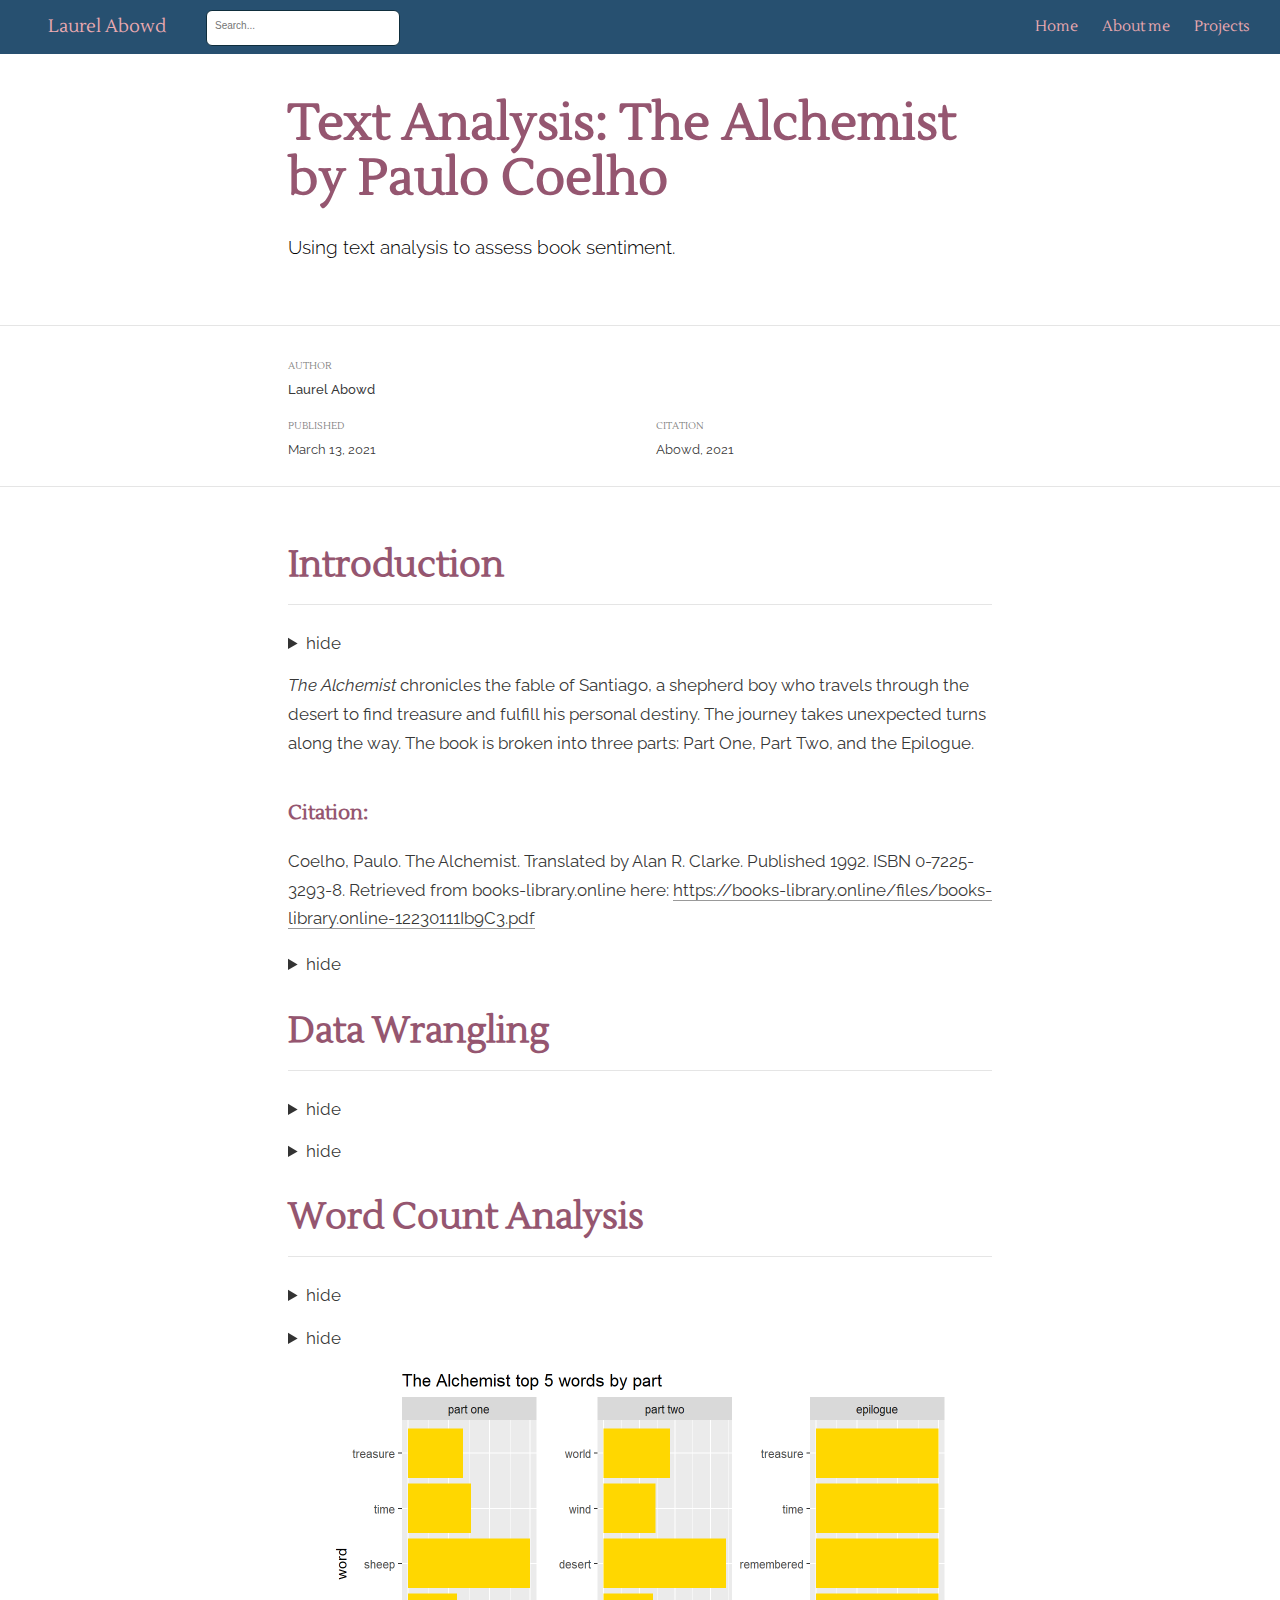
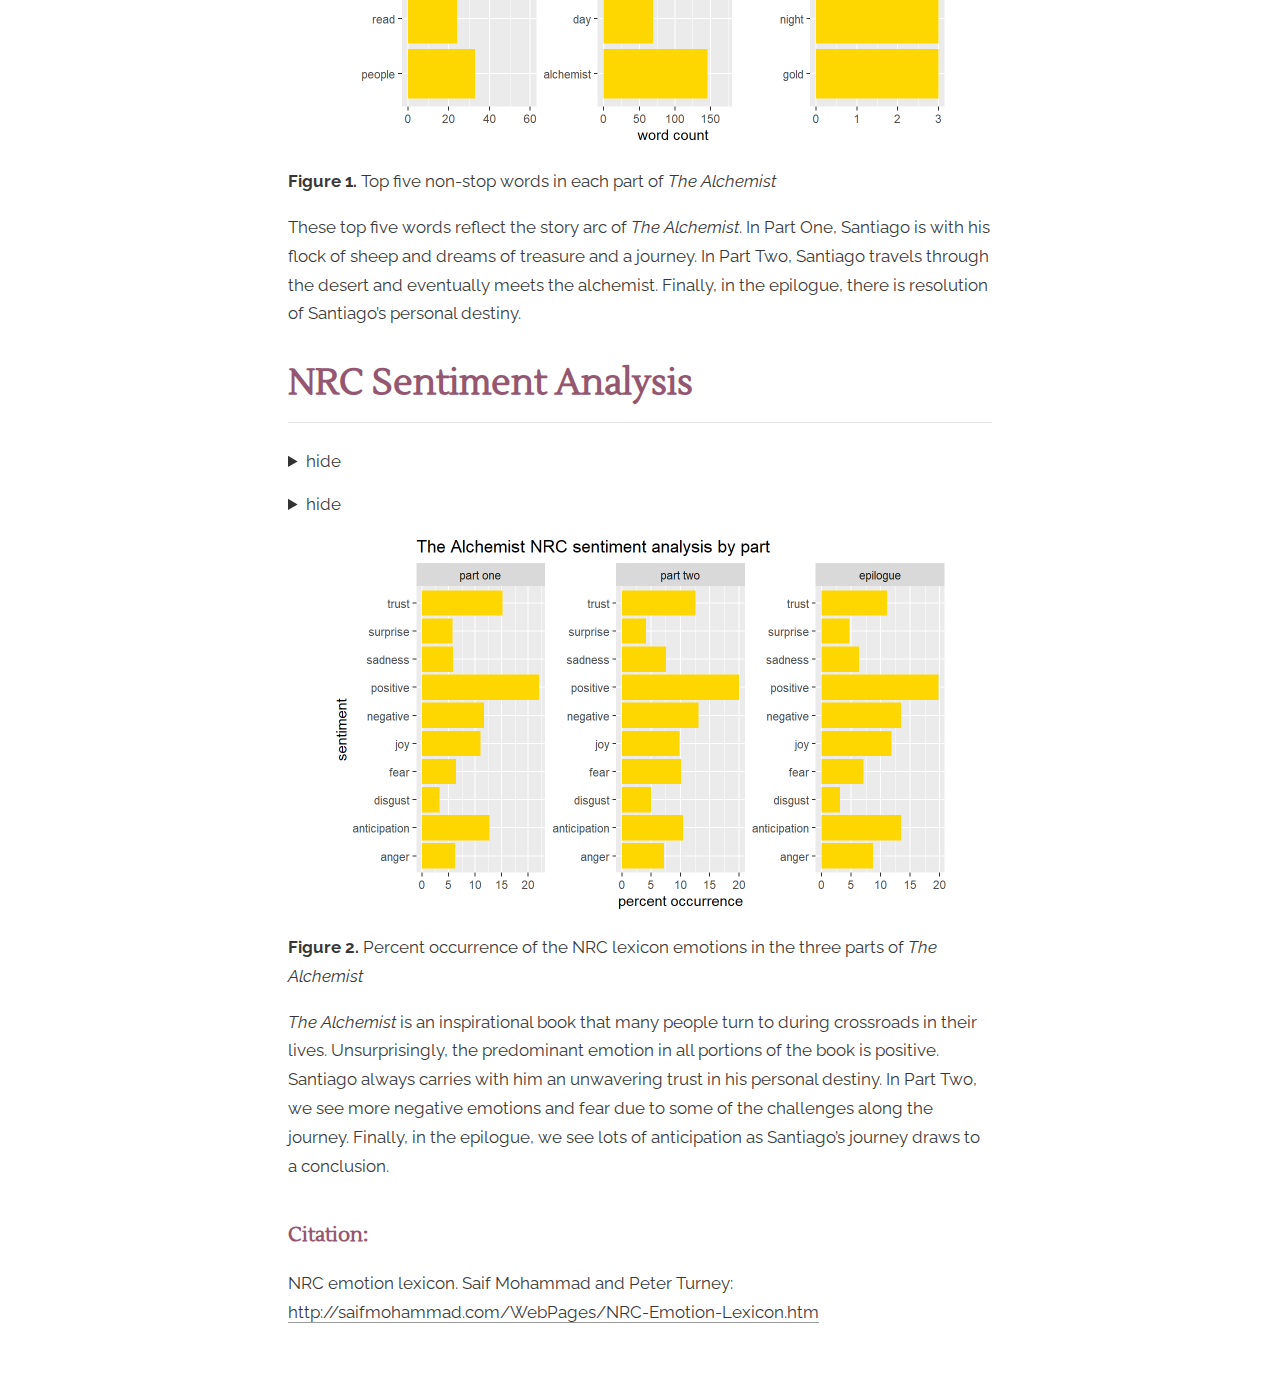
<file: docs/posts/project-03/index.html>
<!DOCTYPE html>

<html xmlns="http://www.w3.org/1999/xhtml" lang="" xml:lang="">

<head>
  <meta charset="utf-8"/>
  <meta name="viewport" content="width=device-width, initial-scale=1"/>
  <meta http-equiv="X-UA-Compatible" content="IE=Edge,chrome=1"/>
  <meta name="generator" content="distill" />

  <style type="text/css">
  /* Hide doc at startup (prevent jankiness while JS renders/transforms) */
  body {
    visibility: hidden;
  }
  </style>

 <!--radix_placeholder_import_source-->
 <!--/radix_placeholder_import_source-->

<style type="text/css">code{white-space: pre;}</style>
<style type="text/css" data-origin="pandoc">
pre > code.sourceCode { white-space: pre; position: relative; }
pre > code.sourceCode > span { display: inline-block; line-height: 1.25; }
pre > code.sourceCode > span:empty { height: 1.2em; }
code.sourceCode > span { color: inherit; text-decoration: inherit; }
div.sourceCode { margin: 1em 0; }
pre.sourceCode { margin: 0; }
@media screen {
div.sourceCode { overflow: auto; }
}
@media print {
pre > code.sourceCode { white-space: pre-wrap; }
pre > code.sourceCode > span { text-indent: -5em; padding-left: 5em; }
}
pre.numberSource code
  { counter-reset: source-line 0; }
pre.numberSource code > span
  { position: relative; left: -4em; counter-increment: source-line; }
pre.numberSource code > span > a:first-child::before
  { content: counter(source-line);
    position: relative; left: -1em; text-align: right; vertical-align: baseline;
    border: none; display: inline-block;
    -webkit-touch-callout: none; -webkit-user-select: none;
    -khtml-user-select: none; -moz-user-select: none;
    -ms-user-select: none; user-select: none;
    padding: 0 4px; width: 4em;
    color: #aaaaaa;
  }
pre.numberSource { margin-left: 3em; border-left: 1px solid #aaaaaa;  padding-left: 4px; }
div.sourceCode
  {   }
@media screen {
pre > code.sourceCode > span > a:first-child::before { text-decoration: underline; }
}
code span.al { color: #ad0000; } /* Alert */
code span.an { color: #5e5e5e; } /* Annotation */
code span.at { color: #20794d; } /* Attribute */
code span.bn { color: #ad0000; } /* BaseN */
code span.bu { } /* BuiltIn */
code span.cf { color: #007ba5; } /* ControlFlow */
code span.ch { color: #20794d; } /* Char */
code span.cn { color: #8f5902; } /* Constant */
code span.co { color: #5e5e5e; } /* Comment */
code span.cv { color: #5e5e5e; font-style: italic; } /* CommentVar */
code span.do { color: #5e5e5e; font-style: italic; } /* Documentation */
code span.dt { color: #ad0000; } /* DataType */
code span.dv { color: #ad0000; } /* DecVal */
code span.er { color: #ad0000; } /* Error */
code span.ex { } /* Extension */
code span.fl { color: #ad0000; } /* Float */
code span.fu { color: #4758ab; } /* Function */
code span.im { } /* Import */
code span.in { color: #5e5e5e; } /* Information */
code span.kw { color: #007ba5; } /* Keyword */
code span.op { color: #5e5e5e; } /* Operator */
code span.ot { color: #007ba5; } /* Other */
code span.pp { color: #ad0000; } /* Preprocessor */
code span.sc { color: #20794d; } /* SpecialChar */
code span.ss { color: #20794d; } /* SpecialString */
code span.st { color: #20794d; } /* String */
code span.va { color: #111111; } /* Variable */
code span.vs { color: #20794d; } /* VerbatimString */
code span.wa { color: #5e5e5e; font-style: italic; } /* Warning */
</style>

  <!--radix_placeholder_meta_tags-->
<title>Laurel Abowd: Text Analysis: The Alchemist by Paulo Coelho</title>

<meta property="description" itemprop="description" content="Using text analysis to assess book sentiment."/>


<!--  https://schema.org/Article -->
<meta property="article:published" itemprop="datePublished" content="2021-03-13"/>
<meta property="article:created" itemprop="dateCreated" content="2021-03-13"/>
<meta name="article:author" content="Laurel Abowd"/>

<!--  https://developers.facebook.com/docs/sharing/webmasters#markup -->
<meta property="og:title" content="Laurel Abowd: Text Analysis: The Alchemist by Paulo Coelho"/>
<meta property="og:type" content="article"/>
<meta property="og:description" content="Using text analysis to assess book sentiment."/>
<meta property="og:locale" content="en_US"/>
<meta property="og:site_name" content="Laurel Abowd"/>

<!--  https://dev.twitter.com/cards/types/summary -->
<meta property="twitter:card" content="summary"/>
<meta property="twitter:title" content="Laurel Abowd: Text Analysis: The Alchemist by Paulo Coelho"/>
<meta property="twitter:description" content="Using text analysis to assess book sentiment."/>

<!--/radix_placeholder_meta_tags-->
  <!--radix_placeholder_rmarkdown_metadata-->

<script type="text/json" id="radix-rmarkdown-metadata">
{"type":"list","attributes":{"names":{"type":"character","attributes":{},"value":["title","description","author","date","output"]}},"value":[{"type":"character","attributes":{},"value":["Text Analysis: The Alchemist by Paulo Coelho"]},{"type":"character","attributes":{},"value":["Using text analysis to assess book sentiment."]},{"type":"list","attributes":{},"value":[{"type":"list","attributes":{"names":{"type":"character","attributes":{},"value":["name"]}},"value":[{"type":"character","attributes":{},"value":["Laurel Abowd"]}]}]},{"type":"character","attributes":{},"value":["2021-03-13"]},{"type":"list","attributes":{"names":{"type":"character","attributes":{},"value":["distill::distill_article"]}},"value":[{"type":"list","attributes":{"names":{"type":"character","attributes":{},"value":["self_contained","code_folding"]}},"value":[{"type":"logical","attributes":{},"value":[false]},{"type":"character","attributes":{},"value":["hide"]}]}]}]}
</script>
<!--/radix_placeholder_rmarkdown_metadata-->
  
  <script type="text/json" id="radix-resource-manifest">
  {"type":"character","attributes":{},"value":["a3_task3_abowd_laurel_files/anchor-4.2.2/anchor.min.js","a3_task3_abowd_laurel_files/bowser-1.9.3/bowser.min.js","a3_task3_abowd_laurel_files/distill-2.2.21/template.v2.js","a3_task3_abowd_laurel_files/figure-html5/unnamed-chunk-6-1.png","a3_task3_abowd_laurel_files/figure-html5/unnamed-chunk-8-1.png","a3_task3_abowd_laurel_files/header-attrs-2.6.6/header-attrs.js","a3_task3_abowd_laurel_files/jquery-1.11.3/jquery.min.js","a3_task3_abowd_laurel_files/popper-2.6.0/popper.min.js","a3_task3_abowd_laurel_files/tippy-6.2.7/tippy-bundle.umd.min.js","a3_task3_abowd_laurel_files/tippy-6.2.7/tippy-light-border.css","a3_task3_abowd_laurel_files/tippy-6.2.7/tippy.css","a3_task3_abowd_laurel_files/tippy-6.2.7/tippy.umd.min.js","a3_task3_abowd_laurel_files/webcomponents-2.0.0/webcomponents.js"]}
  </script>
  <!--radix_placeholder_navigation_in_header-->
<meta name="distill:offset" content="../.."/>

<script type="application/javascript">

  window.headroom_prevent_pin = false;

  window.document.addEventListener("DOMContentLoaded", function (event) {

    // initialize headroom for banner
    var header = $('header').get(0);
    var headerHeight = header.offsetHeight;
    var headroom = new Headroom(header, {
      tolerance: 5,
      onPin : function() {
        if (window.headroom_prevent_pin) {
          window.headroom_prevent_pin = false;
          headroom.unpin();
        }
      }
    });
    headroom.init();
    if(window.location.hash)
      headroom.unpin();
    $(header).addClass('headroom--transition');

    // offset scroll location for banner on hash change
    // (see: https://github.com/WickyNilliams/headroom.js/issues/38)
    window.addEventListener("hashchange", function(event) {
      window.scrollTo(0, window.pageYOffset - (headerHeight + 25));
    });

    // responsive menu
    $('.distill-site-header').each(function(i, val) {
      var topnav = $(this);
      var toggle = topnav.find('.nav-toggle');
      toggle.on('click', function() {
        topnav.toggleClass('responsive');
      });
    });

    // nav dropdowns
    $('.nav-dropbtn').click(function(e) {
      $(this).next('.nav-dropdown-content').toggleClass('nav-dropdown-active');
      $(this).parent().siblings('.nav-dropdown')
         .children('.nav-dropdown-content').removeClass('nav-dropdown-active');
    });
    $("body").click(function(e){
      $('.nav-dropdown-content').removeClass('nav-dropdown-active');
    });
    $(".nav-dropdown").click(function(e){
      e.stopPropagation();
    });
  });
</script>

<style type="text/css">

/* Theme (user-documented overrideables for nav appearance) */

.distill-site-nav {
  color: rgba(255, 255, 255, 0.8);
  background-color: #0F2E3D;
  font-size: 15px;
  font-weight: 300;
}

.distill-site-nav a {
  color: inherit;
  text-decoration: none;
}

.distill-site-nav a:hover {
  color: white;
}

@media print {
  .distill-site-nav {
    display: none;
  }
}

.distill-site-header {

}

.distill-site-footer {

}


/* Site Header */

.distill-site-header {
  width: 100%;
  box-sizing: border-box;
  z-index: 3;
}

.distill-site-header .nav-left {
  display: inline-block;
  margin-left: 8px;
}

@media screen and (max-width: 768px) {
  .distill-site-header .nav-left {
    margin-left: 0;
  }
}


.distill-site-header .nav-right {
  float: right;
  margin-right: 8px;
}

.distill-site-header a,
.distill-site-header .title {
  display: inline-block;
  text-align: center;
  padding: 14px 10px 14px 10px;
}

.distill-site-header .title {
  font-size: 18px;
  min-width: 150px;
}

.distill-site-header .logo {
  padding: 0;
}

.distill-site-header .logo img {
  display: none;
  max-height: 20px;
  width: auto;
  margin-bottom: -4px;
}

.distill-site-header .nav-image img {
  max-height: 18px;
  width: auto;
  display: inline-block;
  margin-bottom: -3px;
}



@media screen and (min-width: 1000px) {
  .distill-site-header .logo img {
    display: inline-block;
  }
  .distill-site-header .nav-left {
    margin-left: 20px;
  }
  .distill-site-header .nav-right {
    margin-right: 20px;
  }
  .distill-site-header .title {
    padding-left: 12px;
  }
}


.distill-site-header .nav-toggle {
  display: none;
}

.nav-dropdown {
  display: inline-block;
  position: relative;
}

.nav-dropdown .nav-dropbtn {
  border: none;
  outline: none;
  color: rgba(255, 255, 255, 0.8);
  padding: 16px 10px;
  background-color: transparent;
  font-family: inherit;
  font-size: inherit;
  font-weight: inherit;
  margin: 0;
  margin-top: 1px;
  z-index: 2;
}

.nav-dropdown-content {
  display: none;
  position: absolute;
  background-color: white;
  min-width: 200px;
  border: 1px solid rgba(0,0,0,0.15);
  border-radius: 4px;
  box-shadow: 0px 8px 16px 0px rgba(0,0,0,0.1);
  z-index: 1;
  margin-top: 2px;
  white-space: nowrap;
  padding-top: 4px;
  padding-bottom: 4px;
}

.nav-dropdown-content hr {
  margin-top: 4px;
  margin-bottom: 4px;
  border: none;
  border-bottom: 1px solid rgba(0, 0, 0, 0.1);
}

.nav-dropdown-active {
  display: block;
}

.nav-dropdown-content a, .nav-dropdown-content .nav-dropdown-header {
  color: black;
  padding: 6px 24px;
  text-decoration: none;
  display: block;
  text-align: left;
}

.nav-dropdown-content .nav-dropdown-header {
  display: block;
  padding: 5px 24px;
  padding-bottom: 0;
  text-transform: uppercase;
  font-size: 14px;
  color: #999999;
  white-space: nowrap;
}

.nav-dropdown:hover .nav-dropbtn {
  color: white;
}

.nav-dropdown-content a:hover {
  background-color: #ddd;
  color: black;
}

.nav-right .nav-dropdown-content {
  margin-left: -45%;
  right: 0;
}

@media screen and (max-width: 768px) {
  .distill-site-header a, .distill-site-header .nav-dropdown  {display: none;}
  .distill-site-header a.nav-toggle {
    float: right;
    display: block;
  }
  .distill-site-header .title {
    margin-left: 0;
  }
  .distill-site-header .nav-right {
    margin-right: 0;
  }
  .distill-site-header {
    overflow: hidden;
  }
  .nav-right .nav-dropdown-content {
    margin-left: 0;
  }
}


@media screen and (max-width: 768px) {
  .distill-site-header.responsive {position: relative; min-height: 500px; }
  .distill-site-header.responsive a.nav-toggle {
    position: absolute;
    right: 0;
    top: 0;
  }
  .distill-site-header.responsive a,
  .distill-site-header.responsive .nav-dropdown {
    display: block;
    text-align: left;
  }
  .distill-site-header.responsive .nav-left,
  .distill-site-header.responsive .nav-right {
    width: 100%;
  }
  .distill-site-header.responsive .nav-dropdown {float: none;}
  .distill-site-header.responsive .nav-dropdown-content {position: relative;}
  .distill-site-header.responsive .nav-dropdown .nav-dropbtn {
    display: block;
    width: 100%;
    text-align: left;
  }
}

/* Site Footer */

.distill-site-footer {
  width: 100%;
  overflow: hidden;
  box-sizing: border-box;
  z-index: 3;
  margin-top: 30px;
  padding-top: 30px;
  padding-bottom: 30px;
  text-align: center;
}

/* Headroom */

d-title {
  padding-top: 6rem;
}

@media print {
  d-title {
    padding-top: 4rem;
  }
}

.headroom {
  z-index: 1000;
  position: fixed;
  top: 0;
  left: 0;
  right: 0;
}

.headroom--transition {
  transition: all .4s ease-in-out;
}

.headroom--unpinned {
  top: -100px;
}

.headroom--pinned {
  top: 0;
}

/* adjust viewport for navbar height */
/* helps vertically center bootstrap (non-distill) content */
.min-vh-100 {
  min-height: calc(100vh - 100px) !important;
}

</style>

<script src="../../site_libs/jquery-1.11.3/jquery.min.js"></script>
<link href="../../site_libs/font-awesome-5.1.0/css/all.css" rel="stylesheet"/>
<link href="../../site_libs/font-awesome-5.1.0/css/v4-shims.css" rel="stylesheet"/>
<script src="../../site_libs/headroom-0.9.4/headroom.min.js"></script>
<script src="../../site_libs/autocomplete-0.37.1/autocomplete.min.js"></script>
<script src="../../site_libs/fuse-6.4.1/fuse.min.js"></script>

<script type="application/javascript">

function getMeta(metaName) {
  var metas = document.getElementsByTagName('meta');
  for (let i = 0; i < metas.length; i++) {
    if (metas[i].getAttribute('name') === metaName) {
      return metas[i].getAttribute('content');
    }
  }
  return '';
}

function offsetURL(url) {
  var offset = getMeta('distill:offset');
  return offset ? offset + '/' + url : url;
}

function createFuseIndex() {

  // create fuse index
  var options = {
    keys: [
      { name: 'title', weight: 20 },
      { name: 'categories', weight: 15 },
      { name: 'description', weight: 10 },
      { name: 'contents', weight: 5 },
    ],
    ignoreLocation: true,
    threshold: 0
  };
  var fuse = new window.Fuse([], options);

  // fetch the main search.json
  return fetch(offsetURL('search.json'))
    .then(function(response) {
      if (response.status == 200) {
        return response.json().then(function(json) {
          // index main articles
          json.articles.forEach(function(article) {
            fuse.add(article);
          });
          // download collections and index their articles
          return Promise.all(json.collections.map(function(collection) {
            return fetch(offsetURL(collection)).then(function(response) {
              if (response.status === 200) {
                return response.json().then(function(articles) {
                  articles.forEach(function(article) {
                    fuse.add(article);
                  });
                })
              } else {
                return Promise.reject(
                  new Error('Unexpected status from search index request: ' +
                            response.status)
                );
              }
            });
          })).then(function() {
            return fuse;
          });
        });

      } else {
        return Promise.reject(
          new Error('Unexpected status from search index request: ' +
                      response.status)
        );
      }
    });
}

window.document.addEventListener("DOMContentLoaded", function (event) {

  // get search element (bail if we don't have one)
  var searchEl = window.document.getElementById('distill-search');
  if (!searchEl)
    return;

  createFuseIndex()
    .then(function(fuse) {

      // make search box visible
      searchEl.classList.remove('hidden');

      // initialize autocomplete
      var options = {
        autoselect: true,
        hint: false,
        minLength: 2,
      };
      window.autocomplete(searchEl, options, [{
        source: function(query, callback) {
          const searchOptions = {
            isCaseSensitive: false,
            shouldSort: true,
            minMatchCharLength: 2,
            limit: 10,
          };
          var results = fuse.search(query, searchOptions);
          callback(results
            .map(function(result) { return result.item; })
          );
        },
        templates: {
          suggestion: function(suggestion) {
            var img = suggestion.preview && Object.keys(suggestion.preview).length > 0
              ? `<img src="${offsetURL(suggestion.preview)}"</img>`
              : '';
            var html = `
              <div class="search-item">
                <h3>${suggestion.title}</h3>
                <div class="search-item-description">
                  ${suggestion.description || ''}
                </div>
                <div class="search-item-preview">
                  ${img}
                </div>
              </div>
            `;
            return html;
          }
        }
      }]).on('autocomplete:selected', function(event, suggestion) {
        window.location.href = offsetURL(suggestion.path);
      });
      // remove inline display style on autocompleter (we want to
      // manage responsive display via css)
      $('.algolia-autocomplete').css("display", "");
    })
    .catch(function(error) {
      console.log(error);
    });

});

</script>

<style type="text/css">

.nav-search {
  font-size: x-small;
}

/* Algolioa Autocomplete */

.algolia-autocomplete {
  display: inline-block;
  margin-left: 10px;
  vertical-align: sub;
  background-color: white;
  color: black;
  padding: 6px;
  padding-top: 8px;
  padding-bottom: 0;
  border-radius: 6px;
  border: 1px #0F2E3D solid;
  width: 180px;
}


@media screen and (max-width: 768px) {
  .distill-site-nav .algolia-autocomplete {
    display: none;
    visibility: hidden;
  }
  .distill-site-nav.responsive .algolia-autocomplete {
    display: inline-block;
    visibility: visible;
  }
  .distill-site-nav.responsive .algolia-autocomplete .aa-dropdown-menu {
    margin-left: 0;
    width: 400px;
    max-height: 400px;
  }
}

.algolia-autocomplete .aa-input, .algolia-autocomplete .aa-hint {
  width: 90%;
  outline: none;
  border: none;
}

.algolia-autocomplete .aa-hint {
  color: #999;
}
.algolia-autocomplete .aa-dropdown-menu {
  width: 550px;
  max-height: 70vh;
  overflow-x: visible;
  overflow-y: scroll;
  padding: 5px;
  margin-top: 3px;
  margin-left: -150px;
  background-color: #fff;
  border-radius: 5px;
  border: 1px solid #999;
  border-top: none;
}

.algolia-autocomplete .aa-dropdown-menu .aa-suggestion {
  cursor: pointer;
  padding: 5px 4px;
  border-bottom: 1px solid #eee;
}

.algolia-autocomplete .aa-dropdown-menu .aa-suggestion:last-of-type {
  border-bottom: none;
  margin-bottom: 2px;
}

.algolia-autocomplete .aa-dropdown-menu .aa-suggestion .search-item {
  overflow: hidden;
  font-size: 0.8em;
  line-height: 1.4em;
}

.algolia-autocomplete .aa-dropdown-menu .aa-suggestion .search-item h3 {
  font-size: 1rem;
  margin-block-start: 0;
  margin-block-end: 5px;
}

.algolia-autocomplete .aa-dropdown-menu .aa-suggestion .search-item-description {
  display: inline-block;
  overflow: hidden;
  height: 2.8em;
  width: 80%;
  margin-right: 4%;
}

.algolia-autocomplete .aa-dropdown-menu .aa-suggestion .search-item-preview {
  display: inline-block;
  width: 15%;
}

.algolia-autocomplete .aa-dropdown-menu .aa-suggestion .search-item-preview img {
  height: 3em;
  width: auto;
  display: none;
}

.algolia-autocomplete .aa-dropdown-menu .aa-suggestion .search-item-preview img[src] {
  display: initial;
}

.algolia-autocomplete .aa-dropdown-menu .aa-suggestion.aa-cursor {
  background-color: #eee;
}
.algolia-autocomplete .aa-dropdown-menu .aa-suggestion em {
  font-weight: bold;
  font-style: normal;
}

</style>


<!--/radix_placeholder_navigation_in_header-->
  <!--radix_placeholder_distill-->

<style type="text/css">

body {
  background-color: white;
}

.pandoc-table {
  width: 100%;
}

.pandoc-table>caption {
  margin-bottom: 10px;
}

.pandoc-table th:not([align]) {
  text-align: left;
}

.pagedtable-footer {
  font-size: 15px;
}

d-byline .byline {
  grid-template-columns: 2fr 2fr;
}

d-byline .byline h3 {
  margin-block-start: 1.5em;
}

d-byline .byline .authors-affiliations h3 {
  margin-block-start: 0.5em;
}

.authors-affiliations .orcid-id {
  width: 16px;
  height:16px;
  margin-left: 4px;
  margin-right: 4px;
  vertical-align: middle;
  padding-bottom: 2px;
}

d-title .dt-tags {
  margin-top: 1em;
  grid-column: text;
}

.dt-tags .dt-tag {
  text-decoration: none;
  display: inline-block;
  color: rgba(0,0,0,0.6);
  padding: 0em 0.4em;
  margin-right: 0.5em;
  margin-bottom: 0.4em;
  font-size: 70%;
  border: 1px solid rgba(0,0,0,0.2);
  border-radius: 3px;
  text-transform: uppercase;
  font-weight: 500;
}

d-article table.gt_table td,
d-article table.gt_table th {
  border-bottom: none;
}

.html-widget {
  margin-bottom: 2.0em;
}

.l-screen-inset {
  padding-right: 16px;
}

.l-screen .caption {
  margin-left: 10px;
}

.shaded {
  background: rgb(247, 247, 247);
  padding-top: 20px;
  padding-bottom: 20px;
  border-top: 1px solid rgba(0, 0, 0, 0.1);
  border-bottom: 1px solid rgba(0, 0, 0, 0.1);
}

.shaded .html-widget {
  margin-bottom: 0;
  border: 1px solid rgba(0, 0, 0, 0.1);
}

.shaded .shaded-content {
  background: white;
}

.text-output {
  margin-top: 0;
  line-height: 1.5em;
}

.hidden {
  display: none !important;
}

d-article {
  padding-top: 2.5rem;
  padding-bottom: 30px;
}

d-appendix {
  padding-top: 30px;
}

d-article>p>img {
  width: 100%;
}

d-article h2 {
  margin: 1rem 0 1.5rem 0;
}

d-article h3 {
  margin-top: 1.5rem;
}

d-article iframe {
  border: 1px solid rgba(0, 0, 0, 0.1);
  margin-bottom: 2.0em;
  width: 100%;
}

/* Tweak code blocks */

d-article div.sourceCode code,
d-article pre code {
  font-family: Consolas, Monaco, 'Andale Mono', 'Ubuntu Mono', monospace;
}

d-article pre,
d-article div.sourceCode,
d-article div.sourceCode pre {
  overflow: auto;
}

d-article div.sourceCode {
  background-color: white;
}

d-article div.sourceCode pre {
  padding-left: 10px;
  font-size: 12px;
  border-left: 2px solid rgba(0,0,0,0.1);
}

d-article pre {
  font-size: 12px;
  color: black;
  background: none;
  margin-top: 0;
  text-align: left;
  white-space: pre;
  word-spacing: normal;
  word-break: normal;
  word-wrap: normal;
  line-height: 1.5;

  -moz-tab-size: 4;
  -o-tab-size: 4;
  tab-size: 4;

  -webkit-hyphens: none;
  -moz-hyphens: none;
  -ms-hyphens: none;
  hyphens: none;
}

d-article pre a {
  border-bottom: none;
}

d-article pre a:hover {
  border-bottom: none;
  text-decoration: underline;
}

d-article details {
  grid-column: text;
  margin-bottom: 0.8em;
}

@media(min-width: 768px) {

d-article pre,
d-article div.sourceCode,
d-article div.sourceCode pre {
  overflow: visible !important;
}

d-article div.sourceCode pre {
  padding-left: 18px;
  font-size: 14px;
}

d-article pre {
  font-size: 14px;
}

}

figure img.external {
  background: white;
  border: 1px solid rgba(0, 0, 0, 0.1);
  box-shadow: 0 1px 8px rgba(0, 0, 0, 0.1);
  padding: 18px;
  box-sizing: border-box;
}

/* CSS for d-contents */

.d-contents {
  grid-column: text;
  color: rgba(0,0,0,0.8);
  font-size: 0.9em;
  padding-bottom: 1em;
  margin-bottom: 1em;
  padding-bottom: 0.5em;
  margin-bottom: 1em;
  padding-left: 0.25em;
  justify-self: start;
}

@media(min-width: 1000px) {
  .d-contents.d-contents-float {
    height: 0;
    grid-column-start: 1;
    grid-column-end: 4;
    justify-self: center;
    padding-right: 3em;
    padding-left: 2em;
  }
}

.d-contents nav h3 {
  font-size: 18px;
  margin-top: 0;
  margin-bottom: 1em;
}

.d-contents li {
  list-style-type: none
}

.d-contents nav > ul {
  padding-left: 0;
}

.d-contents ul {
  padding-left: 1em
}

.d-contents nav ul li {
  margin-top: 0.6em;
  margin-bottom: 0.2em;
}

.d-contents nav a {
  font-size: 13px;
  border-bottom: none;
  text-decoration: none
  color: rgba(0, 0, 0, 0.8);
}

.d-contents nav a:hover {
  text-decoration: underline solid rgba(0, 0, 0, 0.6)
}

.d-contents nav > ul > li > a {
  font-weight: 600;
}

.d-contents nav > ul > li > ul {
  font-weight: inherit;
}

.d-contents nav > ul > li > ul > li {
  margin-top: 0.2em;
}


.d-contents nav ul {
  margin-top: 0;
  margin-bottom: 0.25em;
}

.d-article-with-toc h2:nth-child(2) {
  margin-top: 0;
}


/* Figure */

.figure {
  position: relative;
  margin-bottom: 2.5em;
  margin-top: 1.5em;
}

.figure img {
  width: 100%;
}

.figure .caption {
  color: rgba(0, 0, 0, 0.6);
  font-size: 12px;
  line-height: 1.5em;
}

.figure img.external {
  background: white;
  border: 1px solid rgba(0, 0, 0, 0.1);
  box-shadow: 0 1px 8px rgba(0, 0, 0, 0.1);
  padding: 18px;
  box-sizing: border-box;
}

.figure .caption a {
  color: rgba(0, 0, 0, 0.6);
}

.figure .caption b,
.figure .caption strong, {
  font-weight: 600;
  color: rgba(0, 0, 0, 1.0);
}

/* Citations */

d-article .citation {
  color: inherit;
  cursor: inherit;
}

div.hanging-indent{
  margin-left: 1em; text-indent: -1em;
}

/* Citation hover box */

.tippy-box[data-theme~=light-border] {
  background-color: rgba(250, 250, 250, 0.95);
}

.tippy-content > p {
  margin-bottom: 0;
  padding: 2px;
}


/* Tweak 1000px media break to show more text */

@media(min-width: 1000px) {
  .base-grid,
  distill-header,
  d-title,
  d-abstract,
  d-article,
  d-appendix,
  distill-appendix,
  d-byline,
  d-footnote-list,
  d-citation-list,
  distill-footer {
    grid-template-columns: [screen-start] 1fr [page-start kicker-start] 80px [middle-start] 50px [text-start kicker-end] 65px 65px 65px 65px 65px 65px 65px 65px [text-end gutter-start] 65px [middle-end] 65px [page-end gutter-end] 1fr [screen-end];
    grid-column-gap: 16px;
  }

  .grid {
    grid-column-gap: 16px;
  }

  d-article {
    font-size: 1.06rem;
    line-height: 1.7em;
  }
  figure .caption, .figure .caption, figure figcaption {
    font-size: 13px;
  }
}

@media(min-width: 1180px) {
  .base-grid,
  distill-header,
  d-title,
  d-abstract,
  d-article,
  d-appendix,
  distill-appendix,
  d-byline,
  d-footnote-list,
  d-citation-list,
  distill-footer {
    grid-template-columns: [screen-start] 1fr [page-start kicker-start] 60px [middle-start] 60px [text-start kicker-end] 60px 60px 60px 60px 60px 60px 60px 60px [text-end gutter-start] 60px [middle-end] 60px [page-end gutter-end] 1fr [screen-end];
    grid-column-gap: 32px;
  }

  .grid {
    grid-column-gap: 32px;
  }
}


/* Get the citation styles for the appendix (not auto-injected on render since
   we do our own rendering of the citation appendix) */

d-appendix .citation-appendix,
.d-appendix .citation-appendix {
  font-size: 11px;
  line-height: 15px;
  border-left: 1px solid rgba(0, 0, 0, 0.1);
  padding-left: 18px;
  border: 1px solid rgba(0,0,0,0.1);
  background: rgba(0, 0, 0, 0.02);
  padding: 10px 18px;
  border-radius: 3px;
  color: rgba(150, 150, 150, 1);
  overflow: hidden;
  margin-top: -12px;
  white-space: pre-wrap;
  word-wrap: break-word;
}

/* Include appendix styles here so they can be overridden */

d-appendix {
  contain: layout style;
  font-size: 0.8em;
  line-height: 1.7em;
  margin-top: 60px;
  margin-bottom: 0;
  border-top: 1px solid rgba(0, 0, 0, 0.1);
  color: rgba(0,0,0,0.5);
  padding-top: 60px;
  padding-bottom: 48px;
}

d-appendix h3 {
  grid-column: page-start / text-start;
  font-size: 15px;
  font-weight: 500;
  margin-top: 1em;
  margin-bottom: 0;
  color: rgba(0,0,0,0.65);
}

d-appendix h3 + * {
  margin-top: 1em;
}

d-appendix ol {
  padding: 0 0 0 15px;
}

@media (min-width: 768px) {
  d-appendix ol {
    padding: 0 0 0 30px;
    margin-left: -30px;
  }
}

d-appendix li {
  margin-bottom: 1em;
}

d-appendix a {
  color: rgba(0, 0, 0, 0.6);
}

d-appendix > * {
  grid-column: text;
}

d-appendix > d-footnote-list,
d-appendix > d-citation-list,
d-appendix > distill-appendix {
  grid-column: screen;
}

/* Include footnote styles here so they can be overridden */

d-footnote-list {
  contain: layout style;
}

d-footnote-list > * {
  grid-column: text;
}

d-footnote-list a.footnote-backlink {
  color: rgba(0,0,0,0.3);
  padding-left: 0.5em;
}



/* Anchor.js */

.anchorjs-link {
  /*transition: all .25s linear; */
  text-decoration: none;
  border-bottom: none;
}
*:hover > .anchorjs-link {
  margin-left: -1.125em !important;
  text-decoration: none;
  border-bottom: none;
}

/* Social footer */

.social_footer {
  margin-top: 30px;
  margin-bottom: 0;
  color: rgba(0,0,0,0.67);
}

.disqus-comments {
  margin-right: 30px;
}

.disqus-comment-count {
  border-bottom: 1px solid rgba(0, 0, 0, 0.4);
  cursor: pointer;
}

#disqus_thread {
  margin-top: 30px;
}

.article-sharing a {
  border-bottom: none;
  margin-right: 8px;
}

.article-sharing a:hover {
  border-bottom: none;
}

.sidebar-section.subscribe {
  font-size: 12px;
  line-height: 1.6em;
}

.subscribe p {
  margin-bottom: 0.5em;
}


.article-footer .subscribe {
  font-size: 15px;
  margin-top: 45px;
}


.sidebar-section.custom {
  font-size: 12px;
  line-height: 1.6em;
}

.custom p {
  margin-bottom: 0.5em;
}

/* Styles for listing layout (hide title) */
.layout-listing d-title, .layout-listing .d-title {
  display: none;
}

/* Styles for posts lists (not auto-injected) */


.posts-with-sidebar {
  padding-left: 45px;
  padding-right: 45px;
}

.posts-list .description h2,
.posts-list .description p {
  font-family: -apple-system, BlinkMacSystemFont, "Segoe UI", Roboto, Oxygen, Ubuntu, Cantarell, "Fira Sans", "Droid Sans", "Helvetica Neue", Arial, sans-serif;
}

.posts-list .description h2 {
  font-weight: 700;
  border-bottom: none;
  padding-bottom: 0;
}

.posts-list h2.post-tag {
  border-bottom: 1px solid rgba(0, 0, 0, 0.2);
  padding-bottom: 12px;
}
.posts-list {
  margin-top: 60px;
  margin-bottom: 24px;
}

.posts-list .post-preview {
  text-decoration: none;
  overflow: hidden;
  display: block;
  border-bottom: 1px solid rgba(0, 0, 0, 0.1);
  padding: 24px 0;
}

.post-preview-last {
  border-bottom: none !important;
}

.posts-list .posts-list-caption {
  grid-column: screen;
  font-weight: 400;
}

.posts-list .post-preview h2 {
  margin: 0 0 6px 0;
  line-height: 1.2em;
  font-style: normal;
  font-size: 24px;
}

.posts-list .post-preview p {
  margin: 0 0 12px 0;
  line-height: 1.4em;
  font-size: 16px;
}

.posts-list .post-preview .thumbnail {
  box-sizing: border-box;
  margin-bottom: 24px;
  position: relative;
  max-width: 500px;
}
.posts-list .post-preview img {
  width: 100%;
  display: block;
}

.posts-list .metadata {
  font-size: 12px;
  line-height: 1.4em;
  margin-bottom: 18px;
}

.posts-list .metadata > * {
  display: inline-block;
}

.posts-list .metadata .publishedDate {
  margin-right: 2em;
}

.posts-list .metadata .dt-authors {
  display: block;
  margin-top: 0.3em;
  margin-right: 2em;
}

.posts-list .dt-tags {
  display: block;
  line-height: 1em;
}

.posts-list .dt-tags .dt-tag {
  display: inline-block;
  color: rgba(0,0,0,0.6);
  padding: 0.3em 0.4em;
  margin-right: 0.2em;
  margin-bottom: 0.4em;
  font-size: 60%;
  border: 1px solid rgba(0,0,0,0.2);
  border-radius: 3px;
  text-transform: uppercase;
  font-weight: 500;
}

.posts-list img {
  opacity: 1;
}

.posts-list img[data-src] {
  opacity: 0;
}

.posts-more {
  clear: both;
}


.posts-sidebar {
  font-size: 16px;
}

.posts-sidebar h3 {
  font-size: 16px;
  margin-top: 0;
  margin-bottom: 0.5em;
  font-weight: 400;
  text-transform: uppercase;
}

.sidebar-section {
  margin-bottom: 30px;
}

.categories ul {
  list-style-type: none;
  margin: 0;
  padding: 0;
}

.categories li {
  color: rgba(0, 0, 0, 0.8);
  margin-bottom: 0;
}

.categories li>a {
  border-bottom: none;
}

.categories li>a:hover {
  border-bottom: 1px solid rgba(0, 0, 0, 0.4);
}

.categories .active {
  font-weight: 600;
}

.categories .category-count {
  color: rgba(0, 0, 0, 0.4);
}


@media(min-width: 768px) {
  .posts-list .post-preview h2 {
    font-size: 26px;
  }
  .posts-list .post-preview .thumbnail {
    float: right;
    width: 30%;
    margin-bottom: 0;
  }
  .posts-list .post-preview .description {
    float: left;
    width: 45%;
  }
  .posts-list .post-preview .metadata {
    float: left;
    width: 20%;
    margin-top: 8px;
  }
  .posts-list .post-preview p {
    margin: 0 0 12px 0;
    line-height: 1.5em;
    font-size: 16px;
  }
  .posts-with-sidebar .posts-list {
    float: left;
    width: 75%;
  }
  .posts-with-sidebar .posts-sidebar {
    float: right;
    width: 20%;
    margin-top: 60px;
    padding-top: 24px;
    padding-bottom: 24px;
  }
}


/* Improve display for browsers without grid (IE/Edge <= 15) */

.downlevel {
  line-height: 1.6em;
  font-family: -apple-system, BlinkMacSystemFont, "Segoe UI", Roboto, Oxygen, Ubuntu, Cantarell, "Fira Sans", "Droid Sans", "Helvetica Neue", Arial, sans-serif;
  margin: 0;
}

.downlevel .d-title {
  padding-top: 6rem;
  padding-bottom: 1.5rem;
}

.downlevel .d-title h1 {
  font-size: 50px;
  font-weight: 700;
  line-height: 1.1em;
  margin: 0 0 0.5rem;
}

.downlevel .d-title p {
  font-weight: 300;
  font-size: 1.2rem;
  line-height: 1.55em;
  margin-top: 0;
}

.downlevel .d-byline {
  padding-top: 0.8em;
  padding-bottom: 0.8em;
  font-size: 0.8rem;
  line-height: 1.8em;
}

.downlevel .section-separator {
  border: none;
  border-top: 1px solid rgba(0, 0, 0, 0.1);
}

.downlevel .d-article {
  font-size: 1.06rem;
  line-height: 1.7em;
  padding-top: 1rem;
  padding-bottom: 2rem;
}


.downlevel .d-appendix {
  padding-left: 0;
  padding-right: 0;
  max-width: none;
  font-size: 0.8em;
  line-height: 1.7em;
  margin-bottom: 0;
  color: rgba(0,0,0,0.5);
  padding-top: 40px;
  padding-bottom: 48px;
}

.downlevel .footnotes ol {
  padding-left: 13px;
}

.downlevel .base-grid,
.downlevel .distill-header,
.downlevel .d-title,
.downlevel .d-abstract,
.downlevel .d-article,
.downlevel .d-appendix,
.downlevel .distill-appendix,
.downlevel .d-byline,
.downlevel .d-footnote-list,
.downlevel .d-citation-list,
.downlevel .distill-footer,
.downlevel .appendix-bottom,
.downlevel .posts-container {
  padding-left: 40px;
  padding-right: 40px;
}

@media(min-width: 768px) {
  .downlevel .base-grid,
  .downlevel .distill-header,
  .downlevel .d-title,
  .downlevel .d-abstract,
  .downlevel .d-article,
  .downlevel .d-appendix,
  .downlevel .distill-appendix,
  .downlevel .d-byline,
  .downlevel .d-footnote-list,
  .downlevel .d-citation-list,
  .downlevel .distill-footer,
  .downlevel .appendix-bottom,
  .downlevel .posts-container {
  padding-left: 150px;
  padding-right: 150px;
  max-width: 900px;
}
}

.downlevel pre code {
  display: block;
  border-left: 2px solid rgba(0, 0, 0, .1);
  padding: 0 0 0 20px;
  font-size: 14px;
}

.downlevel code, .downlevel pre {
  color: black;
  background: none;
  font-family: Consolas, Monaco, 'Andale Mono', 'Ubuntu Mono', monospace;
  text-align: left;
  white-space: pre;
  word-spacing: normal;
  word-break: normal;
  word-wrap: normal;
  line-height: 1.5;

  -moz-tab-size: 4;
  -o-tab-size: 4;
  tab-size: 4;

  -webkit-hyphens: none;
  -moz-hyphens: none;
  -ms-hyphens: none;
  hyphens: none;
}

.downlevel .posts-list .post-preview {
  color: inherit;
}



</style>

<script type="application/javascript">

function is_downlevel_browser() {
  if (bowser.isUnsupportedBrowser({ msie: "12", msedge: "16"},
                                 window.navigator.userAgent)) {
    return true;
  } else {
    return window.load_distill_framework === undefined;
  }
}

// show body when load is complete
function on_load_complete() {

  // add anchors
  if (window.anchors) {
    window.anchors.options.placement = 'left';
    window.anchors.add('d-article > h2, d-article > h3, d-article > h4, d-article > h5');
  }


  // set body to visible
  document.body.style.visibility = 'visible';

  // force redraw for leaflet widgets
  if (window.HTMLWidgets) {
    var maps = window.HTMLWidgets.findAll(".leaflet");
    $.each(maps, function(i, el) {
      var map = this.getMap();
      map.invalidateSize();
      map.eachLayer(function(layer) {
        if (layer instanceof L.TileLayer)
          layer.redraw();
      });
    });
  }

  // trigger 'shown' so htmlwidgets resize
  $('d-article').trigger('shown');
}

function init_distill() {

  init_common();

  // create front matter
  var front_matter = $('<d-front-matter></d-front-matter>');
  $('#distill-front-matter').wrap(front_matter);

  // create d-title
  $('.d-title').changeElementType('d-title');

  // create d-byline
  var byline = $('<d-byline></d-byline>');
  $('.d-byline').replaceWith(byline);

  // create d-article
  var article = $('<d-article></d-article>');
  $('.d-article').wrap(article).children().unwrap();

  // move posts container into article
  $('.posts-container').appendTo($('d-article'));

  // create d-appendix
  $('.d-appendix').changeElementType('d-appendix');

  // flag indicating that we have appendix items
  var appendix = $('.appendix-bottom').children('h3').length > 0;

  // replace footnotes with <d-footnote>
  $('.footnote-ref').each(function(i, val) {
    appendix = true;
    var href = $(this).attr('href');
    var id = href.replace('#', '');
    var fn = $('#' + id);
    var fn_p = $('#' + id + '>p');
    fn_p.find('.footnote-back').remove();
    var text = fn_p.html();
    var dtfn = $('<d-footnote></d-footnote>');
    dtfn.html(text);
    $(this).replaceWith(dtfn);
  });
  // remove footnotes
  $('.footnotes').remove();

  // move refs into #references-listing
  $('#references-listing').replaceWith($('#refs'));

  $('h1.appendix, h2.appendix').each(function(i, val) {
    $(this).changeElementType('h3');
  });
  $('h3.appendix').each(function(i, val) {
    var id = $(this).attr('id');
    $('.d-contents a[href="#' + id + '"]').parent().remove();
    appendix = true;
    $(this).nextUntil($('h1, h2, h3')).addBack().appendTo($('d-appendix'));
  });

  // show d-appendix if we have appendix content
  $("d-appendix").css('display', appendix ? 'grid' : 'none');

  // localize layout chunks to just output
  $('.layout-chunk').each(function(i, val) {

    // capture layout
    var layout = $(this).attr('data-layout');

    // apply layout to markdown level block elements
    var elements = $(this).children().not('details, div.sourceCode, pre, script');
    elements.each(function(i, el) {
      var layout_div = $('<div class="' + layout + '"></div>');
      if (layout_div.hasClass('shaded')) {
        var shaded_content = $('<div class="shaded-content"></div>');
        $(this).wrap(shaded_content);
        $(this).parent().wrap(layout_div);
      } else {
        $(this).wrap(layout_div);
      }
    });


    // unwrap the layout-chunk div
    $(this).children().unwrap();
  });

  // remove code block used to force  highlighting css
  $('.distill-force-highlighting-css').parent().remove();

  // remove empty line numbers inserted by pandoc when using a
  // custom syntax highlighting theme
  $('code.sourceCode a:empty').remove();

  // load distill framework
  load_distill_framework();

  // wait for window.distillRunlevel == 4 to do post processing
  function distill_post_process() {

    if (!window.distillRunlevel || window.distillRunlevel < 4)
      return;

    // hide author/affiliations entirely if we have no authors
    var front_matter = JSON.parse($("#distill-front-matter").html());
    var have_authors = front_matter.authors && front_matter.authors.length > 0;
    if (!have_authors)
      $('d-byline').addClass('hidden');

    // article with toc class
    $('.d-contents').parent().addClass('d-article-with-toc');

    // strip links that point to #
    $('.authors-affiliations').find('a[href="#"]').removeAttr('href');

    // add orcid ids
    $('.authors-affiliations').find('.author').each(function(i, el) {
      var orcid_id = front_matter.authors[i].orcidID;
      if (orcid_id) {
        var a = $('<a></a>');
        a.attr('href', 'https://orcid.org/' + orcid_id);
        var img = $('<img></img>');
        img.addClass('orcid-id');
        img.attr('alt', 'ORCID ID');
        img.attr('src','[data-uri]');
        a.append(img);
        $(this).append(a);
      }
    });

    // hide elements of author/affiliations grid that have no value
    function hide_byline_column(caption) {
      $('d-byline').find('h3:contains("' + caption + '")').parent().css('visibility', 'hidden');
    }

    // affiliations
    var have_affiliations = false;
    for (var i = 0; i<front_matter.authors.length; ++i) {
      var author = front_matter.authors[i];
      if (author.affiliation !== "&nbsp;") {
        have_affiliations = true;
        break;
      }
    }
    if (!have_affiliations)
      $('d-byline').find('h3:contains("Affiliations")').css('visibility', 'hidden');

    // published date
    if (!front_matter.publishedDate)
      hide_byline_column("Published");

    // document object identifier
    var doi = $('d-byline').find('h3:contains("DOI")');
    var doi_p = doi.next().empty();
    if (!front_matter.doi) {
      // if we have a citation and valid citationText then link to that
      if ($('#citation').length > 0 && front_matter.citationText) {
        doi.html('Citation');
        $('<a href="#citation"></a>')
          .text(front_matter.citationText)
          .appendTo(doi_p);
      } else {
        hide_byline_column("DOI");
      }
    } else {
      $('<a></a>')
         .attr('href', "https://doi.org/" + front_matter.doi)
         .html(front_matter.doi)
         .appendTo(doi_p);
    }

     // change plural form of authors/affiliations
    if (front_matter.authors.length === 1) {
      var grid = $('.authors-affiliations');
      grid.children('h3:contains("Authors")').text('Author');
      grid.children('h3:contains("Affiliations")').text('Affiliation');
    }

    // remove d-appendix and d-footnote-list local styles
    $('d-appendix > style:first-child').remove();
    $('d-footnote-list > style:first-child').remove();

    // move appendix-bottom entries to the bottom
    $('.appendix-bottom').appendTo('d-appendix').children().unwrap();
    $('.appendix-bottom').remove();

    // hoverable references
    $('span.citation[data-cites]').each(function() {
      var refHtml = $('#ref-' + $(this).attr('data-cites')).html();
      window.tippy(this, {
        allowHTML: true,
        content: refHtml,
        maxWidth: 500,
        interactive: true,
        interactiveBorder: 10,
        theme: 'light-border',
        placement: 'bottom-start'
      });
    });

    // clear polling timer
    clearInterval(tid);

    // show body now that everything is ready
    on_load_complete();
  }

  var tid = setInterval(distill_post_process, 50);
  distill_post_process();

}

function init_downlevel() {

  init_common();

   // insert hr after d-title
  $('.d-title').after($('<hr class="section-separator"/>'));

  // check if we have authors
  var front_matter = JSON.parse($("#distill-front-matter").html());
  var have_authors = front_matter.authors && front_matter.authors.length > 0;

  // manage byline/border
  if (!have_authors)
    $('.d-byline').remove();
  $('.d-byline').after($('<hr class="section-separator"/>'));
  $('.d-byline a').remove();

  // remove toc
  $('.d-contents').remove();

  // move appendix elements
  $('h1.appendix, h2.appendix').each(function(i, val) {
    $(this).changeElementType('h3');
  });
  $('h3.appendix').each(function(i, val) {
    $(this).nextUntil($('h1, h2, h3')).addBack().appendTo($('.d-appendix'));
  });


  // inject headers into references and footnotes
  var refs_header = $('<h3></h3>');
  refs_header.text('References');
  $('#refs').prepend(refs_header);

  var footnotes_header = $('<h3></h3');
  footnotes_header.text('Footnotes');
  $('.footnotes').children('hr').first().replaceWith(footnotes_header);

  // move appendix-bottom entries to the bottom
  $('.appendix-bottom').appendTo('.d-appendix').children().unwrap();
  $('.appendix-bottom').remove();

  // remove appendix if it's empty
  if ($('.d-appendix').children().length === 0)
    $('.d-appendix').remove();

  // prepend separator above appendix
  $('.d-appendix').before($('<hr class="section-separator" style="clear: both"/>'));

  // trim code
  $('pre>code').each(function(i, val) {
    $(this).html($.trim($(this).html()));
  });

  // move posts-container right before article
  $('.posts-container').insertBefore($('.d-article'));

  $('body').addClass('downlevel');

  on_load_complete();
}


function init_common() {

  // jquery plugin to change element types
  (function($) {
    $.fn.changeElementType = function(newType) {
      var attrs = {};

      $.each(this[0].attributes, function(idx, attr) {
        attrs[attr.nodeName] = attr.nodeValue;
      });

      this.replaceWith(function() {
        return $("<" + newType + "/>", attrs).append($(this).contents());
      });
    };
  })(jQuery);

  // prevent underline for linked images
  $('a > img').parent().css({'border-bottom' : 'none'});

  // mark non-body figures created by knitr chunks as 100% width
  $('.layout-chunk').each(function(i, val) {
    var figures = $(this).find('img, .html-widget');
    if ($(this).attr('data-layout') !== "l-body") {
      figures.css('width', '100%');
    } else {
      figures.css('max-width', '100%');
      figures.filter("[width]").each(function(i, val) {
        var fig = $(this);
        fig.css('width', fig.attr('width') + 'px');
      });

    }
  });

  // auto-append index.html to post-preview links in file: protocol
  // and in rstudio ide preview
  $('.post-preview').each(function(i, val) {
    if (window.location.protocol === "file:")
      $(this).attr('href', $(this).attr('href') + "index.html");
  });

  // get rid of index.html references in header
  if (window.location.protocol !== "file:") {
    $('.distill-site-header a[href]').each(function(i,val) {
      $(this).attr('href', $(this).attr('href').replace("index.html", "./"));
    });
  }

  // add class to pandoc style tables
  $('tr.header').parent('thead').parent('table').addClass('pandoc-table');
  $('.kable-table').children('table').addClass('pandoc-table');

  // add figcaption style to table captions
  $('caption').parent('table').addClass("figcaption");

  // initialize posts list
  if (window.init_posts_list)
    window.init_posts_list();

  // implmement disqus comment link
  $('.disqus-comment-count').click(function() {
    window.headroom_prevent_pin = true;
    $('#disqus_thread').toggleClass('hidden');
    if (!$('#disqus_thread').hasClass('hidden')) {
      var offset = $(this).offset();
      $(window).resize();
      $('html, body').animate({
        scrollTop: offset.top - 35
      });
    }
  });
}

document.addEventListener('DOMContentLoaded', function() {
  if (is_downlevel_browser())
    init_downlevel();
  else
    window.addEventListener('WebComponentsReady', init_distill);
});

</script>

<style type="text/css">
/* base variables */

/* Edit the CSS properties in this file to create a custom
   Distill theme. Only edit values in the right column
   for each row; values shown are the CSS defaults.
   To return any property to the default,
   you may set its value to: unset
   All rows must end with a semi-colon.                      */

/* Optional: embed custom fonts here with `@import`          */
/* This must remain at the top of this file.                 */



html {
  /*-- Main font sizes --*/
  --title-size:      50px;
  --body-size:       1.06rem;
  --code-size:       14px;
  --aside-size:      12px;
  --fig-cap-size:    13px;
  /*-- Main font colors --*/
  --title-color:     #000000;
  --header-color:    rgba(0, 0, 0, 0.8);
  --body-color:      rgba(0, 0, 0, 0.8);
  --aside-color:     rgba(0, 0, 0, 0.6);
  --fig-cap-color:   rgba(0, 0, 0, 0.6);
  /*-- Specify custom fonts ~~~ must be imported above   --*/
  --heading-font:    sans-serif;
  --mono-font:       monospace;
  --body-font:       sans-serif;
  --navbar-font:     sans-serif;  /* websites + blogs only */
}

/*-- ARTICLE METADATA --*/
d-byline {
  --heading-size:    0.6rem;
  --heading-color:   rgba(0, 0, 0, 0.5);
  --body-size:       0.8rem;
  --body-color:      rgba(0, 0, 0, 0.8);
}

/*-- ARTICLE TABLE OF CONTENTS --*/
.d-contents {
  --heading-size:    18px;
  --contents-size:   13px;
}

/*-- ARTICLE APPENDIX --*/
d-appendix {
  --heading-size:    15px;
  --heading-color:   rgba(0, 0, 0, 0.65);
  --text-size:       0.8em;
  --text-color:      rgba(0, 0, 0, 0.5);
}

/*-- WEBSITE HEADER + FOOTER --*/
/* These properties only apply to Distill sites and blogs  */

.distill-site-header {
  --title-size:       18px;
  --text-color:       rgba(255, 255, 255, 0.8);
  --text-size:        15px;
  --hover-color:      white;
  --bkgd-color:       #0F2E3D;
}

.distill-site-footer {
  --text-color:       rgba(255, 255, 255, 0.8);
  --text-size:        15px;
  --hover-color:      white;
  --bkgd-color:       #0F2E3D;
}

/*-- Additional custom styles --*/
/* Add any additional CSS rules below                      */
</style>
<style type="text/css">
/* base variables */

/* Edit the CSS properties in this file to create a custom
   Distill theme. Only edit values in the right column
   for each row; values shown are the CSS defaults.
   To return any property to the default,
   you may set its value to: unset
   All rows must end with a semi-colon.                      */

/* Optional: embed custom fonts here with `@import`          */
/* This must remain at the top of this file.                 */
@import url('https://fonts.googleapis.com/css2?family=Lustria&family=Raleway&display=swap');


html {
  /*-- Main font sizes --*/
  --title-size:      50px;
  --body-size:       1.06rem;
  --code-size:       14px;
  --aside-size:      12px;
  --fig-cap-size:    13px;
  /*-- Main font colors --*/
  --title-color:     #955670;
  --header-color:    #955670;
  --body-color:      rgba(0, 0, 0, 0.8);
  --aside-color:     rgba(0, 0, 0, 0.6);
  --fig-cap-color:   rgba(0, 0, 0, 0.6);
  /*-- Specify custom fonts ~~~ must be imported above   --*/
  --heading-font:    "Lustria", serif;
  --mono-font:       "Raleway"; monospace;
  --body-font:       "Raleway"; sans-serif;
  --navbar-font:     "Lustria"; sans-serif;  /* websites + blogs only */
}

/*-- ARTICLE METADATA --*/
d-byline {
  --heading-size:    0.6rem;
  --heading-color:   rgba(0, 0, 0, 0.5);
  --body-size:       0.8rem;
  --body-color:      rgba(0, 0, 0, 0.8);
}

/*-- ARTICLE TABLE OF CONTENTS --*/
.d-contents {
  --heading-size:    18px;
  --contents-size:   13px;
}

/*-- ARTICLE APPENDIX --*/
d-appendix {
  --heading-size:    15px;
  --heading-color:   rgba(0, 0, 0, 0.65);
  --text-size:       0.8em;
  --text-color:      rgba(0, 0, 0, 0.5);
}

/*-- WEBSITE HEADER + FOOTER --*/
/* These properties only apply to Distill sites and blogs  */

.distill-site-header {
  --title-size:       18px;
  --text-color:       #EBAAB0;
  --text-size:        15px;
  --hover-color:      white;
  --bkgd-color:       #275070;
}

.distill-site-footer {
  --text-color:       rgba(255, 255, 255, 0.8);
  --text-size:        15px;
  --hover-color:      white;
  --bkgd-color:       #275070;
}

/*-- Additional custom styles --*/
/* Add any additional CSS rules below                      */
</style>
<style type="text/css">
/* base style */

/* FONT FAMILIES */

:root {
  --heading-default: -apple-system, BlinkMacSystemFont, "Segoe UI", Roboto, Oxygen, Ubuntu, Cantarell, "Fira Sans", "Droid Sans", "Helvetica Neue", Arial, sans-serif;
  --mono-default: Consolas, Monaco, 'Andale Mono', 'Ubuntu Mono', monospace;
  --body-default: -apple-system, BlinkMacSystemFont, "Segoe UI", Roboto, Oxygen, Ubuntu, Cantarell, "Fira Sans", "Droid Sans", "Helvetica Neue", Arial, sans-serif;
}

body,
.posts-list .post-preview p,
.posts-list .description p {
  font-family: var(--body-font), var(--body-default);
}

h1, h2, h3, h4, h5, h6,
.posts-list .post-preview h2,
.posts-list .description h2 {
  font-family: var(--heading-font), var(--heading-default);
}

d-article div.sourceCode code,
d-article pre code {
  font-family: var(--mono-font), var(--mono-default);
}


/*-- TITLE --*/
d-title h1,
.posts-list > h1 {
  color: var(--title-color, black);
}

d-title h1 {
  font-size: var(--title-size, 50px);
}

/*-- HEADERS --*/
d-article h1,
d-article h2,
d-article h3,
d-article h4,
d-article h5,
d-article h6 {
  color: var(--header-color, rgba(0, 0, 0, 0.8));
}

/*-- BODY --*/
d-article > p,  /* only text inside of <p> tags */
d-article > ul, /* lists */
d-article > ol {
  color: var(--body-color, rgba(0, 0, 0, 0.8));
  font-size: var(--body-size, 1.06rem);
}


/*-- CODE --*/
d-article div.sourceCode code,
d-article pre code {
  font-size: var(--code-size, 14px);
}

/*-- ASIDE --*/
d-article aside {
  font-size: var(--aside-size, 12px);
  color: var(--aside-color, rgba(0, 0, 0, 0.6));
}

/*-- FIGURE CAPTIONS --*/
figure .caption,
figure figcaption,
.figure .caption {
  font-size: var(--fig-cap-size, 13px);
  color: var(--fig-cap-color, rgba(0, 0, 0, 0.6));
}

/*-- METADATA --*/
d-byline h3 {
  font-size: var(--heading-size, 0.6rem);
  color: var(--heading-color, rgba(0, 0, 0, 0.5));
}

d-byline {
  font-size: var(--body-size, 0.8rem);
  color: var(--body-color, rgba(0, 0, 0, 0.8));
}

d-byline a,
d-article d-byline a {
  color: var(--body-color, rgba(0, 0, 0, 0.8));
}

/*-- TABLE OF CONTENTS --*/
.d-contents nav h3 {
  font-size: var(--heading-size, 18px);
}

.d-contents nav a {
  font-size: var(--contents-size, 13px);
}

/*-- APPENDIX --*/
d-appendix h3 {
  font-size: var(--heading-size, 15px);
  color: var(--heading-color, rgba(0, 0, 0, 0.65));
}

d-appendix {
  font-size: var(--text-size, 0.8em);
  color: var(--text-color, rgba(0, 0, 0, 0.5));
}

d-appendix d-footnote-list a.footnote-backlink {
  color: var(--text-color, rgba(0, 0, 0, 0.5));
}

/*-- WEBSITE HEADER + FOOTER --*/
.distill-site-header .title {
  font-size: var(--title-size, 18px);
  font-family: var(--navbar-font), var(--heading-default);
}

.distill-site-header a,
.nav-dropdown .nav-dropbtn {
  font-family: var(--navbar-font), var(--heading-default);
}

.nav-dropdown .nav-dropbtn {
  color: var(--text-color, rgba(255, 255, 255, 0.8));
  font-size: var(--text-size, 15px);
}

.distill-site-header a:hover,
.nav-dropdown:hover .nav-dropbtn {
  color: var(--hover-color, white);
}

.distill-site-header {
  font-size: var(--text-size, 15px);
  color: var(--text-color, rgba(255, 255, 255, 0.8));
  background-color: var(--bkgd-color, #0F2E3D);
}

.distill-site-footer {
  font-size: var(--text-size, 15px);
  color: var(--text-color, rgba(255, 255, 255, 0.8));
  background-color: var(--bkgd-color, #0F2E3D);
}

.distill-site-footer a:hover {
  color: var(--hover-color, white);
}</style>
<!--/radix_placeholder_distill-->
  <script src="../../site_libs/header-attrs-2.6.6/header-attrs.js"></script>
  <script src="../../site_libs/jquery-1.11.3/jquery.min.js"></script>
  <script src="../../site_libs/popper-2.6.0/popper.min.js"></script>
  <link href="../../site_libs/tippy-6.2.7/tippy.css" rel="stylesheet" />
  <link href="../../site_libs/tippy-6.2.7/tippy-light-border.css" rel="stylesheet" />
  <script src="../../site_libs/tippy-6.2.7/tippy.umd.min.js"></script>
  <script src="../../site_libs/anchor-4.2.2/anchor.min.js"></script>
  <script src="../../site_libs/bowser-1.9.3/bowser.min.js"></script>
  <script src="../../site_libs/webcomponents-2.0.0/webcomponents.js"></script>
  <script src="../../site_libs/distill-2.2.21/template.v2.js"></script>
  <!--radix_placeholder_site_in_header-->
<!--/radix_placeholder_site_in_header-->


</head>

<body>

<!--radix_placeholder_front_matter-->

<script id="distill-front-matter" type="text/json">
{"title":"Text Analysis: The Alchemist by Paulo Coelho","description":"Using text analysis to assess book sentiment.","authors":[{"author":"Laurel Abowd","authorURL":"#","affiliation":"&nbsp;","affiliationURL":"#","orcidID":""}],"publishedDate":"2021-03-13T00:00:00.000-08:00","citationText":"Abowd, 2021"}
</script>

<!--/radix_placeholder_front_matter-->
<!--radix_placeholder_navigation_before_body-->
<header class="header header--fixed" role="banner">
<nav class="distill-site-nav distill-site-header">
<div class="nav-left">
<a href="../../index.html" class="title">Laurel Abowd</a>
<input id="distill-search" class="nav-search hidden" type="text" placeholder="Search..."/>
</div>
<div class="nav-right">
<a href="../../index.html">Home</a>
<a href="../../about.html">About me</a>
<a href="../../blog.html">Projects</a>
<a href="javascript:void(0);" class="nav-toggle">&#9776;</a>
</div>
</nav>
</header>
<!--/radix_placeholder_navigation_before_body-->
<!--radix_placeholder_site_before_body-->
<!--/radix_placeholder_site_before_body-->

<div class="d-title">
<h1>Text Analysis: The Alchemist by Paulo Coelho</h1>
<!--radix_placeholder_categories-->
<!--/radix_placeholder_categories-->
<p><p>Using text analysis to assess book sentiment.</p></p>
</div>

<div class="d-byline">
  Laurel Abowd  
  
<br/>2021-03-13
</div>

<div class="d-article">
<h2 id="introduction"><strong>Introduction</strong></h2>
<div class="layout-chunk" data-layout="l-body">
<details>
<summary>
hide
</summary>
<div class="sourceCode">
<pre class="sourceCode r"><code class="sourceCode r"><span class='co'># read in the data</span>
<span class='va'>alchemist</span> <span class='op'>&lt;-</span> <span class='fu'><a href='https://docs.ropensci.org/pdftools/reference/pdftools.html'>pdf_text</a></span><span class='op'>(</span><span class='fu'><a href='https://here.r-lib.org//reference/here.html'>here</a></span><span class='op'>(</span><span class='st'>"data"</span>, <span class='st'>"project-03"</span>, <span class='st'>"the_alchemist_coelho.pdf"</span><span class='op'>)</span><span class='op'>)</span>
</code></pre>
</div>
</details>
</div>
<p><em>The Alchemist</em> chronicles the fable of Santiago, a shepherd boy who travels through the desert to find treasure and fulfill his personal destiny. The journey takes unexpected turns along the way. The book is broken into three parts: Part One, Part Two, and the Epilogue.</p>
<h3 id="citation"><strong>Citation:</strong></h3>
<p>Coelho, Paulo. The Alchemist. Translated by Alan R. Clarke. Published 1992. ISBN 0-7225-3293-8. Retrieved from books-library.online here: <a href="https://books-library.online/files/books-library.online-12230111Ib9C3.pdf" class="uri">https://books-library.online/files/books-library.online-12230111Ib9C3.pdf</a></p>
<div class="layout-chunk" data-layout="l-body">
<details>
<summary>
hide
</summary>
<div class="sourceCode">
<pre class="sourceCode r"><code class="sourceCode r"><span class='co'># Get text in data frame and tidy format</span>

<span class='va'>alchemist_tidy</span> <span class='op'>&lt;-</span> <span class='fu'><a href='https://rdrr.io/r/base/data.frame.html'>data.frame</a></span><span class='op'>(</span><span class='va'>alchemist</span><span class='op'>)</span> <span class='op'>%&gt;%</span> 
  <span class='fu'>mutate</span><span class='op'>(</span>text_full <span class='op'>=</span> <span class='fu'>str_split</span><span class='op'>(</span><span class='va'>alchemist</span>, pattern <span class='op'>=</span> <span class='st'>'\\n'</span><span class='op'>)</span><span class='op'>)</span> <span class='op'>%&gt;%</span> 
  <span class='fu'>unnest</span><span class='op'>(</span><span class='va'>text_full</span><span class='op'>)</span> <span class='op'>%&gt;%</span> 
  <span class='fu'>mutate</span><span class='op'>(</span>text_full <span class='op'>=</span> <span class='fu'>str_trim</span><span class='op'>(</span><span class='va'>text_full</span><span class='op'>)</span><span class='op'>)</span> 
</code></pre>
</div>
</details>
</div>
<h2 id="data-wrangling"><strong>Data Wrangling</strong></h2>
<div class="layout-chunk" data-layout="l-body">
<details>
<summary>
hide
</summary>
<div class="sourceCode">
<pre class="sourceCode r"><code class="sourceCode r"><span class='co'># Remove introductory text and assign part 1, part 2, or epilogue to the text_full column</span>
<span class='va'>alchemist_df</span> <span class='op'>&lt;-</span> <span class='va'>alchemist_tidy</span> <span class='op'>%&gt;%</span> 
  <span class='fu'>slice</span><span class='op'>(</span><span class='op'>-</span><span class='op'>(</span><span class='fl'>1</span><span class='op'>:</span><span class='fl'>7</span><span class='op'>)</span><span class='op'>)</span> <span class='op'>%&gt;%</span> 
  <span class='fu'>mutate</span><span class='op'>(</span>part <span class='op'>=</span> <span class='fu'>case_when</span><span class='op'>(</span>
    <span class='fu'>str_detect</span><span class='op'>(</span><span class='va'>text_full</span>, <span class='st'>"PART"</span><span class='op'>)</span> <span class='op'>~</span> <span class='va'>text_full</span>,
    <span class='fu'>str_detect</span><span class='op'>(</span><span class='va'>text_full</span>, <span class='st'>"EPILOGUE"</span><span class='op'>)</span> <span class='op'>~</span> <span class='va'>text_full</span>,
    <span class='cn'>TRUE</span> <span class='op'>~</span> <span class='cn'>NA_character_</span>
  <span class='op'>)</span><span class='op'>)</span> <span class='op'>%&gt;%</span> 
  <span class='fu'>fill</span><span class='op'>(</span><span class='va'>part</span><span class='op'>)</span> <span class='op'>%&gt;%</span> 
  <span class='fu'>mutate</span><span class='op'>(</span>part <span class='op'>=</span> <span class='fu'>str_to_lower</span><span class='op'>(</span><span class='va'>part</span><span class='op'>)</span><span class='op'>)</span>
</code></pre>
</div>
</details>
</div>
<div class="layout-chunk" data-layout="l-body">
<details>
<summary>
hide
</summary>
<div class="sourceCode">
<pre class="sourceCode r"><code class="sourceCode r"><span class='co'># Get word counts by part</span>

<span class='va'>alchemist_tokens</span> <span class='op'>&lt;-</span> <span class='va'>alchemist_df</span> <span class='op'>%&gt;%</span> 
  <span class='fu'><a href='https://rdrr.io/pkg/tidytext/man/unnest_tokens.html'>unnest_tokens</a></span><span class='op'>(</span><span class='va'>word</span>, <span class='va'>text_full</span><span class='op'>)</span> <span class='op'>%&gt;%</span> 
  <span class='fu'>select</span><span class='op'>(</span><span class='va'>part</span>, <span class='va'>word</span><span class='op'>)</span>

<span class='va'>alchemist_wordcount</span> <span class='op'>&lt;-</span> <span class='va'>alchemist_tokens</span> <span class='op'>%&gt;%</span> 
  <span class='fu'>count</span><span class='op'>(</span><span class='va'>part</span>, <span class='va'>word</span><span class='op'>)</span>

<span class='co'># Remove stop words</span>

<span class='va'>alchemist_nonstop_words</span> <span class='op'>&lt;-</span> <span class='va'>alchemist_tokens</span> <span class='op'>%&gt;%</span> 
  <span class='fu'>anti_join</span><span class='op'>(</span><span class='va'>stop_words</span><span class='op'>)</span> 

<span class='co'># "boy" appears frequently, but it is what the author uses to refer to the main character, Santiago.</span>
<span class='co'># Include "boy" in the stop words</span>

<span class='va'>non_stop_counts</span> <span class='op'>&lt;-</span> <span class='va'>alchemist_nonstop_words</span> <span class='op'>%&gt;%</span> 
  <span class='fu'>count</span><span class='op'>(</span><span class='va'>part</span>, <span class='va'>word</span><span class='op'>)</span> <span class='op'>%&gt;%</span> 
  <span class='fu'><a href='https://rdrr.io/r/stats/filter.html'>filter</a></span><span class='op'>(</span><span class='va'>word</span> <span class='op'>!=</span> <span class='st'>"boy"</span><span class='op'>)</span>
</code></pre>
</div>
</details>
</div>
<h2 id="word-count-analysis"><strong>Word Count Analysis</strong></h2>
<div class="layout-chunk" data-layout="l-body">
<details>
<summary>
hide
</summary>
<div class="sourceCode">
<pre class="sourceCode r"><code class="sourceCode r"><span class='co'># Find the top 5 words from each part</span>

<span class='va'>top_5_words</span> <span class='op'>&lt;-</span> <span class='va'>non_stop_counts</span> <span class='op'>%&gt;%</span> 
  <span class='fu'>group_by</span><span class='op'>(</span><span class='va'>part</span><span class='op'>)</span> <span class='op'>%&gt;%</span> 
  <span class='fu'>arrange</span><span class='op'>(</span><span class='op'>-</span><span class='va'>n</span><span class='op'>)</span> <span class='op'>%&gt;%</span> 
  <span class='fu'>slice</span><span class='op'>(</span><span class='fl'>1</span><span class='op'>:</span><span class='fl'>5</span><span class='op'>)</span>

<span class='co'># Reorder parts so that they occur in chronological order instead of alphabetical</span>

<span class='va'>top_5_words_chrn</span> <span class='op'>&lt;-</span> <span class='va'>top_5_words</span> <span class='op'>%&gt;%</span> 
  <span class='fu'>mutate</span><span class='op'>(</span> part <span class='op'>=</span> <span class='fu'><a href='https://rdrr.io/r/base/factor.html'>factor</a></span><span class='op'>(</span><span class='va'>part</span>,
         levels <span class='op'>=</span> <span class='fu'><a href='https://rdrr.io/r/base/c.html'>c</a></span><span class='op'>(</span><span class='st'>"part one"</span>, <span class='st'>"part two"</span>, <span class='st'>"epilogue"</span><span class='op'>)</span><span class='op'>)</span><span class='op'>)</span> 
</code></pre>
</div>
</details>
</div>
<div class="layout-chunk" data-layout="l-body">
<details>
<summary>
hide
</summary>
<div class="sourceCode">
<pre class="sourceCode r"><code class="sourceCode r"><span class='co'># Make graph</span>
<span class='fu'>ggplot</span><span class='op'>(</span>data <span class='op'>=</span> <span class='va'>top_5_words_chrn</span>, <span class='fu'>aes</span><span class='op'>(</span>x <span class='op'>=</span> <span class='va'>word</span>, y <span class='op'>=</span><span class='va'>n</span><span class='op'>)</span><span class='op'>)</span> <span class='op'>+</span>
  <span class='fu'>geom_col</span><span class='op'>(</span>fill <span class='op'>=</span> <span class='st'>"gold"</span><span class='op'>)</span> <span class='op'>+</span>
  <span class='fu'>facet_wrap</span><span class='op'>(</span><span class='op'>~</span><span class='va'>part</span>, scales <span class='op'>=</span> <span class='st'>"free"</span><span class='op'>)</span> <span class='op'>+</span>
  <span class='fu'>coord_flip</span><span class='op'>(</span><span class='op'>)</span> <span class='op'>+</span>
  <span class='fu'>labs</span><span class='op'>(</span>y <span class='op'>=</span> <span class='st'>"word count"</span>,
       title <span class='op'>=</span> <span class='st'>"The Alchemist top 5 words by part"</span><span class='op'>)</span> <span class='op'>+</span>
  <span class='fu'>theme_grey</span><span class='op'>(</span><span class='op'>)</span>
</code></pre>
</div>
</details>
<p><img src="a3_task3_abowd_laurel_files/figure-html5/unnamed-chunk-6-1.png" width="624" style="display: block; margin: auto;" /></p>
</div>
<p><strong>Figure 1.</strong> Top five non-stop words in each part of <em>The Alchemist</em></p>
<p>These top five words reflect the story arc of <em>The Alchemist</em>. In Part One, Santiago is with his flock of sheep and dreams of treasure and a journey. In Part Two, Santiago travels through the desert and eventually meets the alchemist. Finally, in the epilogue, there is resolution of Santiago’s personal destiny.</p>
<h2 id="nrc-sentiment-analysis"><strong>NRC Sentiment Analysis</strong></h2>
<div class="layout-chunk" data-layout="l-body">
<details>
<summary>
hide
</summary>
<div class="sourceCode">
<pre class="sourceCode r"><code class="sourceCode r"><span class='co'># Sentiment analysis </span>

<span class='va'>nrc</span> <span class='op'>&lt;-</span> <span class='fu'><a href='https://rdrr.io/pkg/tidytext/man/get_sentiments.html'>get_sentiments</a></span><span class='op'>(</span>lexicon <span class='op'>=</span> <span class='st'>"nrc"</span><span class='op'>)</span>

<span class='va'>alchemist_nrc</span> <span class='op'>&lt;-</span> <span class='va'>alchemist_nonstop_words</span> <span class='op'>%&gt;%</span> 
  <span class='fu'><a href='https://rdrr.io/r/stats/filter.html'>filter</a></span><span class='op'>(</span><span class='va'>word</span> <span class='op'>!=</span> <span class='st'>"boy"</span><span class='op'>)</span> <span class='op'>%&gt;%</span>
  <span class='fu'>inner_join</span><span class='op'>(</span><span class='va'>nrc</span><span class='op'>)</span>

<span class='va'>alchemist_nrc_counts</span> <span class='op'>&lt;-</span> <span class='va'>alchemist_nrc</span> <span class='op'>%&gt;%</span> 
  <span class='fu'>count</span><span class='op'>(</span><span class='va'>part</span>, <span class='va'>sentiment</span><span class='op'>)</span>

<span class='co'># Get percentages of sentiments</span>
<span class='va'>alchemist_nrc_percent</span> <span class='op'>&lt;-</span> <span class='va'>alchemist_nrc_counts</span> <span class='op'>%&gt;%</span> 
  <span class='fu'>group_by</span><span class='op'>(</span><span class='va'>part</span><span class='op'>)</span> <span class='op'>%&gt;%</span> 
  <span class='fu'>mutate</span><span class='op'>(</span>percent <span class='op'>=</span> <span class='fu'><a href='https://rdrr.io/r/base/Round.html'>round</a></span><span class='op'>(</span><span class='op'>(</span><span class='va'>n</span><span class='op'>/</span><span class='fu'><a href='https://rdrr.io/r/base/sum.html'>sum</a></span><span class='op'>(</span><span class='va'>n</span><span class='op'>)</span><span class='op'>)</span><span class='op'>*</span><span class='fl'>100</span>, <span class='fl'>2</span><span class='op'>)</span><span class='op'>)</span> <span class='op'>%&gt;%</span> 
  <span class='fu'>mutate</span><span class='op'>(</span> part <span class='op'>=</span> <span class='fu'><a href='https://rdrr.io/r/base/factor.html'>factor</a></span><span class='op'>(</span><span class='va'>part</span>,
                        levels <span class='op'>=</span> <span class='fu'><a href='https://rdrr.io/r/base/c.html'>c</a></span><span class='op'>(</span><span class='st'>"part one"</span>, <span class='st'>"part two"</span>, <span class='st'>"epilogue"</span><span class='op'>)</span><span class='op'>)</span><span class='op'>)</span> 
</code></pre>
</div>
</details>
</div>
<div class="layout-chunk" data-layout="l-body">
<details>
<summary>
hide
</summary>
<div class="sourceCode">
<pre class="sourceCode r"><code class="sourceCode r"><span class='co'># graph sentiments for the three parts</span>

<span class='fu'>ggplot</span><span class='op'>(</span>data <span class='op'>=</span> <span class='va'>alchemist_nrc_percent</span>, <span class='fu'>aes</span><span class='op'>(</span>x <span class='op'>=</span> <span class='va'>sentiment</span>, y <span class='op'>=</span> <span class='va'>percent</span><span class='op'>)</span><span class='op'>)</span> <span class='op'>+</span>
  <span class='fu'>geom_col</span><span class='op'>(</span>fill <span class='op'>=</span> <span class='st'>"gold"</span><span class='op'>)</span> <span class='op'>+</span>
  <span class='fu'>facet_wrap</span><span class='op'>(</span><span class='op'>~</span><span class='va'>part</span>, scales <span class='op'>=</span> <span class='st'>"free"</span><span class='op'>)</span> <span class='op'>+</span>
  <span class='fu'>coord_flip</span><span class='op'>(</span><span class='op'>)</span> <span class='op'>+</span>
  <span class='fu'>labs</span><span class='op'>(</span>y <span class='op'>=</span> <span class='st'>"percent occurrence"</span>,
       title <span class='op'>=</span> <span class='st'>"The Alchemist NRC sentiment analysis by part"</span><span class='op'>)</span> <span class='op'>+</span>
  <span class='fu'>theme_grey</span><span class='op'>(</span><span class='op'>)</span>
</code></pre>
</div>
</details>
<p><img src="a3_task3_abowd_laurel_files/figure-html5/unnamed-chunk-8-1.png" width="624" style="display: block; margin: auto;" /></p>
</div>
<p><strong>Figure 2.</strong> Percent occurrence of the NRC lexicon emotions in the three parts of <em>The Alchemist</em></p>
<p><em>The Alchemist</em> is an inspirational book that many people turn to during crossroads in their lives. Unsurprisingly, the predominant emotion in all portions of the book is positive. Santiago always carries with him an unwavering trust in his personal destiny. In Part Two, we see more negative emotions and fear due to some of the challenges along the journey. Finally, in the epilogue, we see lots of anticipation as Santiago’s journey draws to a conclusion.</p>
<h3 id="citation-1"><strong>Citation:</strong></h3>
<p>NRC emotion lexicon. Saif Mohammad and Peter Turney: <a href="http://saifmohammad.com/WebPages/NRC-Emotion-Lexicon.htm" class="uri">http://saifmohammad.com/WebPages/NRC-Emotion-Lexicon.htm</a></p>
<div class="sourceCode" id="cb1"><pre class="sourceCode r distill-force-highlighting-css"><code class="sourceCode r"></code></pre></div>
<!--radix_placeholder_article_footer-->
<!--/radix_placeholder_article_footer-->
</div>

<div class="d-appendix">
</div>


<!--radix_placeholder_site_after_body-->
<!--/radix_placeholder_site_after_body-->
<!--radix_placeholder_appendices-->
<div class="appendix-bottom"></div>
<!--/radix_placeholder_appendices-->
<!--radix_placeholder_navigation_after_body-->
<!--/radix_placeholder_navigation_after_body-->

</body>

</html>
</file>
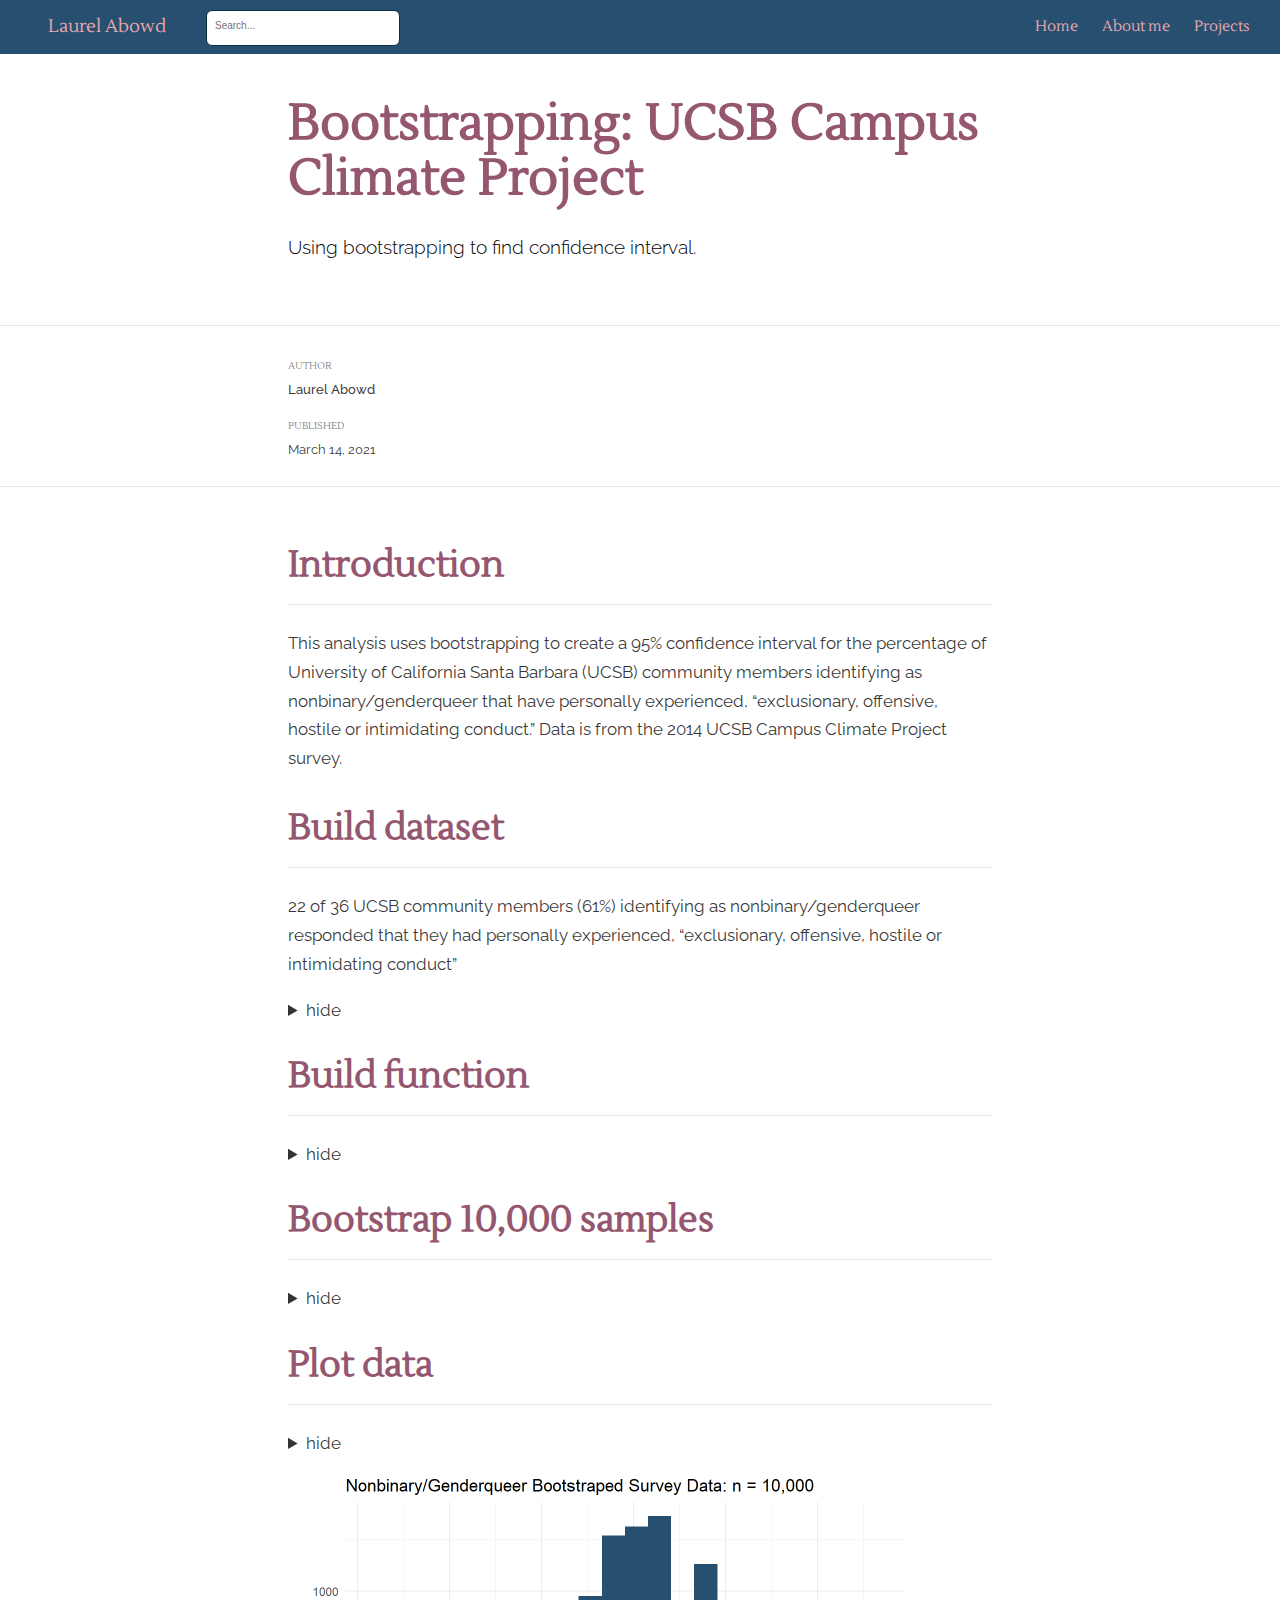
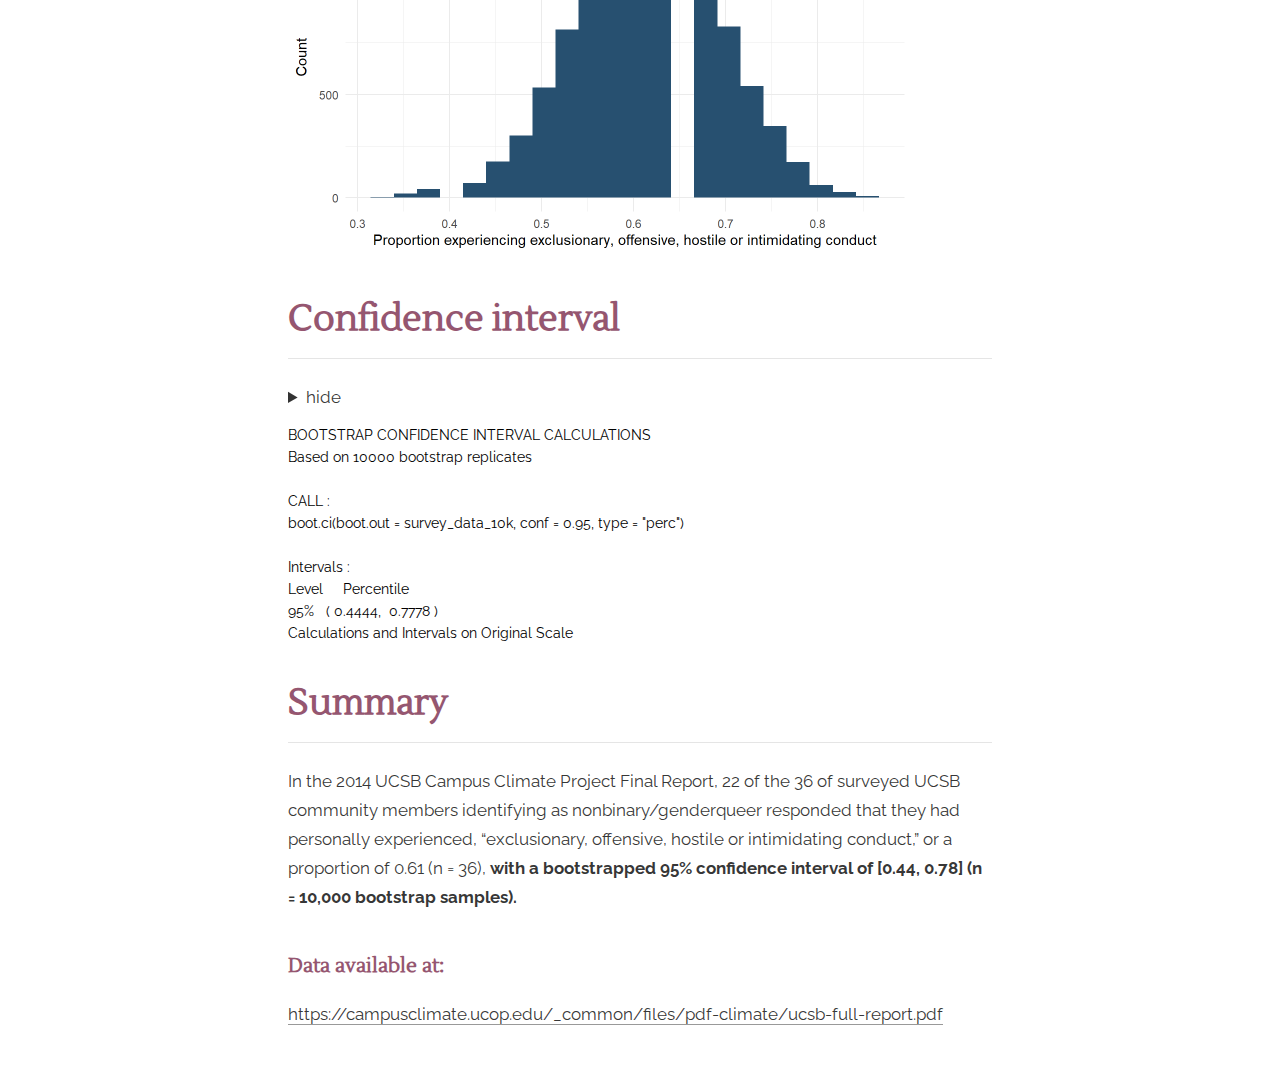
<file: docs/posts/project-04/index.html>
<!DOCTYPE html>

<html xmlns="http://www.w3.org/1999/xhtml" lang="" xml:lang="">

<head>
  <meta charset="utf-8"/>
  <meta name="viewport" content="width=device-width, initial-scale=1"/>
  <meta http-equiv="X-UA-Compatible" content="IE=Edge,chrome=1"/>
  <meta name="generator" content="distill" />

  <style type="text/css">
  /* Hide doc at startup (prevent jankiness while JS renders/transforms) */
  body {
    visibility: hidden;
  }
  </style>

 <!--radix_placeholder_import_source-->
 <!--/radix_placeholder_import_source-->

<style type="text/css">code{white-space: pre;}</style>
<style type="text/css" data-origin="pandoc">
pre > code.sourceCode { white-space: pre; position: relative; }
pre > code.sourceCode > span { display: inline-block; line-height: 1.25; }
pre > code.sourceCode > span:empty { height: 1.2em; }
code.sourceCode > span { color: inherit; text-decoration: inherit; }
div.sourceCode { margin: 1em 0; }
pre.sourceCode { margin: 0; }
@media screen {
div.sourceCode { overflow: auto; }
}
@media print {
pre > code.sourceCode { white-space: pre-wrap; }
pre > code.sourceCode > span { text-indent: -5em; padding-left: 5em; }
}
pre.numberSource code
  { counter-reset: source-line 0; }
pre.numberSource code > span
  { position: relative; left: -4em; counter-increment: source-line; }
pre.numberSource code > span > a:first-child::before
  { content: counter(source-line);
    position: relative; left: -1em; text-align: right; vertical-align: baseline;
    border: none; display: inline-block;
    -webkit-touch-callout: none; -webkit-user-select: none;
    -khtml-user-select: none; -moz-user-select: none;
    -ms-user-select: none; user-select: none;
    padding: 0 4px; width: 4em;
    color: #aaaaaa;
  }
pre.numberSource { margin-left: 3em; border-left: 1px solid #aaaaaa;  padding-left: 4px; }
div.sourceCode
  {   }
@media screen {
pre > code.sourceCode > span > a:first-child::before { text-decoration: underline; }
}
code span.al { color: #ad0000; } /* Alert */
code span.an { color: #5e5e5e; } /* Annotation */
code span.at { color: #20794d; } /* Attribute */
code span.bn { color: #ad0000; } /* BaseN */
code span.bu { } /* BuiltIn */
code span.cf { color: #007ba5; } /* ControlFlow */
code span.ch { color: #20794d; } /* Char */
code span.cn { color: #8f5902; } /* Constant */
code span.co { color: #5e5e5e; } /* Comment */
code span.cv { color: #5e5e5e; font-style: italic; } /* CommentVar */
code span.do { color: #5e5e5e; font-style: italic; } /* Documentation */
code span.dt { color: #ad0000; } /* DataType */
code span.dv { color: #ad0000; } /* DecVal */
code span.er { color: #ad0000; } /* Error */
code span.ex { } /* Extension */
code span.fl { color: #ad0000; } /* Float */
code span.fu { color: #4758ab; } /* Function */
code span.im { } /* Import */
code span.in { color: #5e5e5e; } /* Information */
code span.kw { color: #007ba5; } /* Keyword */
code span.op { color: #5e5e5e; } /* Operator */
code span.ot { color: #007ba5; } /* Other */
code span.pp { color: #ad0000; } /* Preprocessor */
code span.sc { color: #20794d; } /* SpecialChar */
code span.ss { color: #20794d; } /* SpecialString */
code span.st { color: #20794d; } /* String */
code span.va { color: #111111; } /* Variable */
code span.vs { color: #20794d; } /* VerbatimString */
code span.wa { color: #5e5e5e; font-style: italic; } /* Warning */
</style>

  <!--radix_placeholder_meta_tags-->
<title>Laurel Abowd: Bootstrapping: UCSB Campus Climate Project</title>

<meta property="description" itemprop="description" content="Using bootstrapping to find confidence interval."/>


<!--  https://schema.org/Article -->
<meta property="article:published" itemprop="datePublished" content="2021-03-14"/>
<meta property="article:created" itemprop="dateCreated" content="2021-03-14"/>
<meta name="article:author" content="Laurel Abowd"/>

<!--  https://developers.facebook.com/docs/sharing/webmasters#markup -->
<meta property="og:title" content="Laurel Abowd: Bootstrapping: UCSB Campus Climate Project"/>
<meta property="og:type" content="article"/>
<meta property="og:description" content="Using bootstrapping to find confidence interval."/>
<meta property="og:locale" content="en_US"/>
<meta property="og:site_name" content="Laurel Abowd"/>

<!--  https://dev.twitter.com/cards/types/summary -->
<meta property="twitter:card" content="summary"/>
<meta property="twitter:title" content="Laurel Abowd: Bootstrapping: UCSB Campus Climate Project"/>
<meta property="twitter:description" content="Using bootstrapping to find confidence interval."/>

<!--/radix_placeholder_meta_tags-->
  <!--radix_placeholder_rmarkdown_metadata-->

<script type="text/json" id="radix-rmarkdown-metadata">
{"type":"list","attributes":{"names":{"type":"character","attributes":{},"value":["title","description","author","date","output"]}},"value":[{"type":"character","attributes":{},"value":["Bootstrapping: UCSB Campus Climate Project"]},{"type":"character","attributes":{},"value":["Using bootstrapping to find confidence interval."]},{"type":"list","attributes":{},"value":[{"type":"list","attributes":{"names":{"type":"character","attributes":{},"value":["name"]}},"value":[{"type":"character","attributes":{},"value":["Laurel Abowd"]}]}]},{"type":"character","attributes":{},"value":["2021-03-14"]},{"type":"list","attributes":{"names":{"type":"character","attributes":{},"value":["distill::distill_article"]}},"value":[{"type":"list","attributes":{"names":{"type":"character","attributes":{},"value":["self_contained","code_folding"]}},"value":[{"type":"logical","attributes":{},"value":[false]},{"type":"character","attributes":{},"value":["hide"]}]}]}]}
</script>
<!--/radix_placeholder_rmarkdown_metadata-->
  
  <script type="text/json" id="radix-resource-manifest">
  {"type":"character","attributes":{},"value":["abowd_laurel_a4_task3_files/anchor-4.2.2/anchor.min.js","abowd_laurel_a4_task3_files/bowser-1.9.3/bowser.min.js","abowd_laurel_a4_task3_files/distill-2.2.21/template.v2.js","abowd_laurel_a4_task3_files/figure-html5/unnamed-chunk-4-1.png","abowd_laurel_a4_task3_files/header-attrs-2.6.6/header-attrs.js","abowd_laurel_a4_task3_files/jquery-1.11.3/jquery.min.js","abowd_laurel_a4_task3_files/popper-2.6.0/popper.min.js","abowd_laurel_a4_task3_files/tippy-6.2.7/tippy-bundle.umd.min.js","abowd_laurel_a4_task3_files/tippy-6.2.7/tippy-light-border.css","abowd_laurel_a4_task3_files/tippy-6.2.7/tippy.css","abowd_laurel_a4_task3_files/tippy-6.2.7/tippy.umd.min.js","abowd_laurel_a4_task3_files/webcomponents-2.0.0/webcomponents.js"]}
  </script>
  <!--radix_placeholder_navigation_in_header-->
<meta name="distill:offset" content="../.."/>

<script type="application/javascript">

  window.headroom_prevent_pin = false;

  window.document.addEventListener("DOMContentLoaded", function (event) {

    // initialize headroom for banner
    var header = $('header').get(0);
    var headerHeight = header.offsetHeight;
    var headroom = new Headroom(header, {
      tolerance: 5,
      onPin : function() {
        if (window.headroom_prevent_pin) {
          window.headroom_prevent_pin = false;
          headroom.unpin();
        }
      }
    });
    headroom.init();
    if(window.location.hash)
      headroom.unpin();
    $(header).addClass('headroom--transition');

    // offset scroll location for banner on hash change
    // (see: https://github.com/WickyNilliams/headroom.js/issues/38)
    window.addEventListener("hashchange", function(event) {
      window.scrollTo(0, window.pageYOffset - (headerHeight + 25));
    });

    // responsive menu
    $('.distill-site-header').each(function(i, val) {
      var topnav = $(this);
      var toggle = topnav.find('.nav-toggle');
      toggle.on('click', function() {
        topnav.toggleClass('responsive');
      });
    });

    // nav dropdowns
    $('.nav-dropbtn').click(function(e) {
      $(this).next('.nav-dropdown-content').toggleClass('nav-dropdown-active');
      $(this).parent().siblings('.nav-dropdown')
         .children('.nav-dropdown-content').removeClass('nav-dropdown-active');
    });
    $("body").click(function(e){
      $('.nav-dropdown-content').removeClass('nav-dropdown-active');
    });
    $(".nav-dropdown").click(function(e){
      e.stopPropagation();
    });
  });
</script>

<style type="text/css">

/* Theme (user-documented overrideables for nav appearance) */

.distill-site-nav {
  color: rgba(255, 255, 255, 0.8);
  background-color: #0F2E3D;
  font-size: 15px;
  font-weight: 300;
}

.distill-site-nav a {
  color: inherit;
  text-decoration: none;
}

.distill-site-nav a:hover {
  color: white;
}

@media print {
  .distill-site-nav {
    display: none;
  }
}

.distill-site-header {

}

.distill-site-footer {

}


/* Site Header */

.distill-site-header {
  width: 100%;
  box-sizing: border-box;
  z-index: 3;
}

.distill-site-header .nav-left {
  display: inline-block;
  margin-left: 8px;
}

@media screen and (max-width: 768px) {
  .distill-site-header .nav-left {
    margin-left: 0;
  }
}


.distill-site-header .nav-right {
  float: right;
  margin-right: 8px;
}

.distill-site-header a,
.distill-site-header .title {
  display: inline-block;
  text-align: center;
  padding: 14px 10px 14px 10px;
}

.distill-site-header .title {
  font-size: 18px;
  min-width: 150px;
}

.distill-site-header .logo {
  padding: 0;
}

.distill-site-header .logo img {
  display: none;
  max-height: 20px;
  width: auto;
  margin-bottom: -4px;
}

.distill-site-header .nav-image img {
  max-height: 18px;
  width: auto;
  display: inline-block;
  margin-bottom: -3px;
}



@media screen and (min-width: 1000px) {
  .distill-site-header .logo img {
    display: inline-block;
  }
  .distill-site-header .nav-left {
    margin-left: 20px;
  }
  .distill-site-header .nav-right {
    margin-right: 20px;
  }
  .distill-site-header .title {
    padding-left: 12px;
  }
}


.distill-site-header .nav-toggle {
  display: none;
}

.nav-dropdown {
  display: inline-block;
  position: relative;
}

.nav-dropdown .nav-dropbtn {
  border: none;
  outline: none;
  color: rgba(255, 255, 255, 0.8);
  padding: 16px 10px;
  background-color: transparent;
  font-family: inherit;
  font-size: inherit;
  font-weight: inherit;
  margin: 0;
  margin-top: 1px;
  z-index: 2;
}

.nav-dropdown-content {
  display: none;
  position: absolute;
  background-color: white;
  min-width: 200px;
  border: 1px solid rgba(0,0,0,0.15);
  border-radius: 4px;
  box-shadow: 0px 8px 16px 0px rgba(0,0,0,0.1);
  z-index: 1;
  margin-top: 2px;
  white-space: nowrap;
  padding-top: 4px;
  padding-bottom: 4px;
}

.nav-dropdown-content hr {
  margin-top: 4px;
  margin-bottom: 4px;
  border: none;
  border-bottom: 1px solid rgba(0, 0, 0, 0.1);
}

.nav-dropdown-active {
  display: block;
}

.nav-dropdown-content a, .nav-dropdown-content .nav-dropdown-header {
  color: black;
  padding: 6px 24px;
  text-decoration: none;
  display: block;
  text-align: left;
}

.nav-dropdown-content .nav-dropdown-header {
  display: block;
  padding: 5px 24px;
  padding-bottom: 0;
  text-transform: uppercase;
  font-size: 14px;
  color: #999999;
  white-space: nowrap;
}

.nav-dropdown:hover .nav-dropbtn {
  color: white;
}

.nav-dropdown-content a:hover {
  background-color: #ddd;
  color: black;
}

.nav-right .nav-dropdown-content {
  margin-left: -45%;
  right: 0;
}

@media screen and (max-width: 768px) {
  .distill-site-header a, .distill-site-header .nav-dropdown  {display: none;}
  .distill-site-header a.nav-toggle {
    float: right;
    display: block;
  }
  .distill-site-header .title {
    margin-left: 0;
  }
  .distill-site-header .nav-right {
    margin-right: 0;
  }
  .distill-site-header {
    overflow: hidden;
  }
  .nav-right .nav-dropdown-content {
    margin-left: 0;
  }
}


@media screen and (max-width: 768px) {
  .distill-site-header.responsive {position: relative; min-height: 500px; }
  .distill-site-header.responsive a.nav-toggle {
    position: absolute;
    right: 0;
    top: 0;
  }
  .distill-site-header.responsive a,
  .distill-site-header.responsive .nav-dropdown {
    display: block;
    text-align: left;
  }
  .distill-site-header.responsive .nav-left,
  .distill-site-header.responsive .nav-right {
    width: 100%;
  }
  .distill-site-header.responsive .nav-dropdown {float: none;}
  .distill-site-header.responsive .nav-dropdown-content {position: relative;}
  .distill-site-header.responsive .nav-dropdown .nav-dropbtn {
    display: block;
    width: 100%;
    text-align: left;
  }
}

/* Site Footer */

.distill-site-footer {
  width: 100%;
  overflow: hidden;
  box-sizing: border-box;
  z-index: 3;
  margin-top: 30px;
  padding-top: 30px;
  padding-bottom: 30px;
  text-align: center;
}

/* Headroom */

d-title {
  padding-top: 6rem;
}

@media print {
  d-title {
    padding-top: 4rem;
  }
}

.headroom {
  z-index: 1000;
  position: fixed;
  top: 0;
  left: 0;
  right: 0;
}

.headroom--transition {
  transition: all .4s ease-in-out;
}

.headroom--unpinned {
  top: -100px;
}

.headroom--pinned {
  top: 0;
}

/* adjust viewport for navbar height */
/* helps vertically center bootstrap (non-distill) content */
.min-vh-100 {
  min-height: calc(100vh - 100px) !important;
}

</style>

<script src="../../site_libs/jquery-1.11.3/jquery.min.js"></script>
<link href="../../site_libs/font-awesome-5.1.0/css/all.css" rel="stylesheet"/>
<link href="../../site_libs/font-awesome-5.1.0/css/v4-shims.css" rel="stylesheet"/>
<script src="../../site_libs/headroom-0.9.4/headroom.min.js"></script>
<script src="../../site_libs/autocomplete-0.37.1/autocomplete.min.js"></script>
<script src="../../site_libs/fuse-6.4.1/fuse.min.js"></script>

<script type="application/javascript">

function getMeta(metaName) {
  var metas = document.getElementsByTagName('meta');
  for (let i = 0; i < metas.length; i++) {
    if (metas[i].getAttribute('name') === metaName) {
      return metas[i].getAttribute('content');
    }
  }
  return '';
}

function offsetURL(url) {
  var offset = getMeta('distill:offset');
  return offset ? offset + '/' + url : url;
}

function createFuseIndex() {

  // create fuse index
  var options = {
    keys: [
      { name: 'title', weight: 20 },
      { name: 'categories', weight: 15 },
      { name: 'description', weight: 10 },
      { name: 'contents', weight: 5 },
    ],
    ignoreLocation: true,
    threshold: 0
  };
  var fuse = new window.Fuse([], options);

  // fetch the main search.json
  return fetch(offsetURL('search.json'))
    .then(function(response) {
      if (response.status == 200) {
        return response.json().then(function(json) {
          // index main articles
          json.articles.forEach(function(article) {
            fuse.add(article);
          });
          // download collections and index their articles
          return Promise.all(json.collections.map(function(collection) {
            return fetch(offsetURL(collection)).then(function(response) {
              if (response.status === 200) {
                return response.json().then(function(articles) {
                  articles.forEach(function(article) {
                    fuse.add(article);
                  });
                })
              } else {
                return Promise.reject(
                  new Error('Unexpected status from search index request: ' +
                            response.status)
                );
              }
            });
          })).then(function() {
            return fuse;
          });
        });

      } else {
        return Promise.reject(
          new Error('Unexpected status from search index request: ' +
                      response.status)
        );
      }
    });
}

window.document.addEventListener("DOMContentLoaded", function (event) {

  // get search element (bail if we don't have one)
  var searchEl = window.document.getElementById('distill-search');
  if (!searchEl)
    return;

  createFuseIndex()
    .then(function(fuse) {

      // make search box visible
      searchEl.classList.remove('hidden');

      // initialize autocomplete
      var options = {
        autoselect: true,
        hint: false,
        minLength: 2,
      };
      window.autocomplete(searchEl, options, [{
        source: function(query, callback) {
          const searchOptions = {
            isCaseSensitive: false,
            shouldSort: true,
            minMatchCharLength: 2,
            limit: 10,
          };
          var results = fuse.search(query, searchOptions);
          callback(results
            .map(function(result) { return result.item; })
          );
        },
        templates: {
          suggestion: function(suggestion) {
            var img = suggestion.preview && Object.keys(suggestion.preview).length > 0
              ? `<img src="${offsetURL(suggestion.preview)}"</img>`
              : '';
            var html = `
              <div class="search-item">
                <h3>${suggestion.title}</h3>
                <div class="search-item-description">
                  ${suggestion.description || ''}
                </div>
                <div class="search-item-preview">
                  ${img}
                </div>
              </div>
            `;
            return html;
          }
        }
      }]).on('autocomplete:selected', function(event, suggestion) {
        window.location.href = offsetURL(suggestion.path);
      });
      // remove inline display style on autocompleter (we want to
      // manage responsive display via css)
      $('.algolia-autocomplete').css("display", "");
    })
    .catch(function(error) {
      console.log(error);
    });

});

</script>

<style type="text/css">

.nav-search {
  font-size: x-small;
}

/* Algolioa Autocomplete */

.algolia-autocomplete {
  display: inline-block;
  margin-left: 10px;
  vertical-align: sub;
  background-color: white;
  color: black;
  padding: 6px;
  padding-top: 8px;
  padding-bottom: 0;
  border-radius: 6px;
  border: 1px #0F2E3D solid;
  width: 180px;
}


@media screen and (max-width: 768px) {
  .distill-site-nav .algolia-autocomplete {
    display: none;
    visibility: hidden;
  }
  .distill-site-nav.responsive .algolia-autocomplete {
    display: inline-block;
    visibility: visible;
  }
  .distill-site-nav.responsive .algolia-autocomplete .aa-dropdown-menu {
    margin-left: 0;
    width: 400px;
    max-height: 400px;
  }
}

.algolia-autocomplete .aa-input, .algolia-autocomplete .aa-hint {
  width: 90%;
  outline: none;
  border: none;
}

.algolia-autocomplete .aa-hint {
  color: #999;
}
.algolia-autocomplete .aa-dropdown-menu {
  width: 550px;
  max-height: 70vh;
  overflow-x: visible;
  overflow-y: scroll;
  padding: 5px;
  margin-top: 3px;
  margin-left: -150px;
  background-color: #fff;
  border-radius: 5px;
  border: 1px solid #999;
  border-top: none;
}

.algolia-autocomplete .aa-dropdown-menu .aa-suggestion {
  cursor: pointer;
  padding: 5px 4px;
  border-bottom: 1px solid #eee;
}

.algolia-autocomplete .aa-dropdown-menu .aa-suggestion:last-of-type {
  border-bottom: none;
  margin-bottom: 2px;
}

.algolia-autocomplete .aa-dropdown-menu .aa-suggestion .search-item {
  overflow: hidden;
  font-size: 0.8em;
  line-height: 1.4em;
}

.algolia-autocomplete .aa-dropdown-menu .aa-suggestion .search-item h3 {
  font-size: 1rem;
  margin-block-start: 0;
  margin-block-end: 5px;
}

.algolia-autocomplete .aa-dropdown-menu .aa-suggestion .search-item-description {
  display: inline-block;
  overflow: hidden;
  height: 2.8em;
  width: 80%;
  margin-right: 4%;
}

.algolia-autocomplete .aa-dropdown-menu .aa-suggestion .search-item-preview {
  display: inline-block;
  width: 15%;
}

.algolia-autocomplete .aa-dropdown-menu .aa-suggestion .search-item-preview img {
  height: 3em;
  width: auto;
  display: none;
}

.algolia-autocomplete .aa-dropdown-menu .aa-suggestion .search-item-preview img[src] {
  display: initial;
}

.algolia-autocomplete .aa-dropdown-menu .aa-suggestion.aa-cursor {
  background-color: #eee;
}
.algolia-autocomplete .aa-dropdown-menu .aa-suggestion em {
  font-weight: bold;
  font-style: normal;
}

</style>


<!--/radix_placeholder_navigation_in_header-->
  <!--radix_placeholder_distill-->

<style type="text/css">

body {
  background-color: white;
}

.pandoc-table {
  width: 100%;
}

.pandoc-table>caption {
  margin-bottom: 10px;
}

.pandoc-table th:not([align]) {
  text-align: left;
}

.pagedtable-footer {
  font-size: 15px;
}

d-byline .byline {
  grid-template-columns: 2fr 2fr;
}

d-byline .byline h3 {
  margin-block-start: 1.5em;
}

d-byline .byline .authors-affiliations h3 {
  margin-block-start: 0.5em;
}

.authors-affiliations .orcid-id {
  width: 16px;
  height:16px;
  margin-left: 4px;
  margin-right: 4px;
  vertical-align: middle;
  padding-bottom: 2px;
}

d-title .dt-tags {
  margin-top: 1em;
  grid-column: text;
}

.dt-tags .dt-tag {
  text-decoration: none;
  display: inline-block;
  color: rgba(0,0,0,0.6);
  padding: 0em 0.4em;
  margin-right: 0.5em;
  margin-bottom: 0.4em;
  font-size: 70%;
  border: 1px solid rgba(0,0,0,0.2);
  border-radius: 3px;
  text-transform: uppercase;
  font-weight: 500;
}

d-article table.gt_table td,
d-article table.gt_table th {
  border-bottom: none;
}

.html-widget {
  margin-bottom: 2.0em;
}

.l-screen-inset {
  padding-right: 16px;
}

.l-screen .caption {
  margin-left: 10px;
}

.shaded {
  background: rgb(247, 247, 247);
  padding-top: 20px;
  padding-bottom: 20px;
  border-top: 1px solid rgba(0, 0, 0, 0.1);
  border-bottom: 1px solid rgba(0, 0, 0, 0.1);
}

.shaded .html-widget {
  margin-bottom: 0;
  border: 1px solid rgba(0, 0, 0, 0.1);
}

.shaded .shaded-content {
  background: white;
}

.text-output {
  margin-top: 0;
  line-height: 1.5em;
}

.hidden {
  display: none !important;
}

d-article {
  padding-top: 2.5rem;
  padding-bottom: 30px;
}

d-appendix {
  padding-top: 30px;
}

d-article>p>img {
  width: 100%;
}

d-article h2 {
  margin: 1rem 0 1.5rem 0;
}

d-article h3 {
  margin-top: 1.5rem;
}

d-article iframe {
  border: 1px solid rgba(0, 0, 0, 0.1);
  margin-bottom: 2.0em;
  width: 100%;
}

/* Tweak code blocks */

d-article div.sourceCode code,
d-article pre code {
  font-family: Consolas, Monaco, 'Andale Mono', 'Ubuntu Mono', monospace;
}

d-article pre,
d-article div.sourceCode,
d-article div.sourceCode pre {
  overflow: auto;
}

d-article div.sourceCode {
  background-color: white;
}

d-article div.sourceCode pre {
  padding-left: 10px;
  font-size: 12px;
  border-left: 2px solid rgba(0,0,0,0.1);
}

d-article pre {
  font-size: 12px;
  color: black;
  background: none;
  margin-top: 0;
  text-align: left;
  white-space: pre;
  word-spacing: normal;
  word-break: normal;
  word-wrap: normal;
  line-height: 1.5;

  -moz-tab-size: 4;
  -o-tab-size: 4;
  tab-size: 4;

  -webkit-hyphens: none;
  -moz-hyphens: none;
  -ms-hyphens: none;
  hyphens: none;
}

d-article pre a {
  border-bottom: none;
}

d-article pre a:hover {
  border-bottom: none;
  text-decoration: underline;
}

d-article details {
  grid-column: text;
  margin-bottom: 0.8em;
}

@media(min-width: 768px) {

d-article pre,
d-article div.sourceCode,
d-article div.sourceCode pre {
  overflow: visible !important;
}

d-article div.sourceCode pre {
  padding-left: 18px;
  font-size: 14px;
}

d-article pre {
  font-size: 14px;
}

}

figure img.external {
  background: white;
  border: 1px solid rgba(0, 0, 0, 0.1);
  box-shadow: 0 1px 8px rgba(0, 0, 0, 0.1);
  padding: 18px;
  box-sizing: border-box;
}

/* CSS for d-contents */

.d-contents {
  grid-column: text;
  color: rgba(0,0,0,0.8);
  font-size: 0.9em;
  padding-bottom: 1em;
  margin-bottom: 1em;
  padding-bottom: 0.5em;
  margin-bottom: 1em;
  padding-left: 0.25em;
  justify-self: start;
}

@media(min-width: 1000px) {
  .d-contents.d-contents-float {
    height: 0;
    grid-column-start: 1;
    grid-column-end: 4;
    justify-self: center;
    padding-right: 3em;
    padding-left: 2em;
  }
}

.d-contents nav h3 {
  font-size: 18px;
  margin-top: 0;
  margin-bottom: 1em;
}

.d-contents li {
  list-style-type: none
}

.d-contents nav > ul {
  padding-left: 0;
}

.d-contents ul {
  padding-left: 1em
}

.d-contents nav ul li {
  margin-top: 0.6em;
  margin-bottom: 0.2em;
}

.d-contents nav a {
  font-size: 13px;
  border-bottom: none;
  text-decoration: none
  color: rgba(0, 0, 0, 0.8);
}

.d-contents nav a:hover {
  text-decoration: underline solid rgba(0, 0, 0, 0.6)
}

.d-contents nav > ul > li > a {
  font-weight: 600;
}

.d-contents nav > ul > li > ul {
  font-weight: inherit;
}

.d-contents nav > ul > li > ul > li {
  margin-top: 0.2em;
}


.d-contents nav ul {
  margin-top: 0;
  margin-bottom: 0.25em;
}

.d-article-with-toc h2:nth-child(2) {
  margin-top: 0;
}


/* Figure */

.figure {
  position: relative;
  margin-bottom: 2.5em;
  margin-top: 1.5em;
}

.figure img {
  width: 100%;
}

.figure .caption {
  color: rgba(0, 0, 0, 0.6);
  font-size: 12px;
  line-height: 1.5em;
}

.figure img.external {
  background: white;
  border: 1px solid rgba(0, 0, 0, 0.1);
  box-shadow: 0 1px 8px rgba(0, 0, 0, 0.1);
  padding: 18px;
  box-sizing: border-box;
}

.figure .caption a {
  color: rgba(0, 0, 0, 0.6);
}

.figure .caption b,
.figure .caption strong, {
  font-weight: 600;
  color: rgba(0, 0, 0, 1.0);
}

/* Citations */

d-article .citation {
  color: inherit;
  cursor: inherit;
}

div.hanging-indent{
  margin-left: 1em; text-indent: -1em;
}

/* Citation hover box */

.tippy-box[data-theme~=light-border] {
  background-color: rgba(250, 250, 250, 0.95);
}

.tippy-content > p {
  margin-bottom: 0;
  padding: 2px;
}


/* Tweak 1000px media break to show more text */

@media(min-width: 1000px) {
  .base-grid,
  distill-header,
  d-title,
  d-abstract,
  d-article,
  d-appendix,
  distill-appendix,
  d-byline,
  d-footnote-list,
  d-citation-list,
  distill-footer {
    grid-template-columns: [screen-start] 1fr [page-start kicker-start] 80px [middle-start] 50px [text-start kicker-end] 65px 65px 65px 65px 65px 65px 65px 65px [text-end gutter-start] 65px [middle-end] 65px [page-end gutter-end] 1fr [screen-end];
    grid-column-gap: 16px;
  }

  .grid {
    grid-column-gap: 16px;
  }

  d-article {
    font-size: 1.06rem;
    line-height: 1.7em;
  }
  figure .caption, .figure .caption, figure figcaption {
    font-size: 13px;
  }
}

@media(min-width: 1180px) {
  .base-grid,
  distill-header,
  d-title,
  d-abstract,
  d-article,
  d-appendix,
  distill-appendix,
  d-byline,
  d-footnote-list,
  d-citation-list,
  distill-footer {
    grid-template-columns: [screen-start] 1fr [page-start kicker-start] 60px [middle-start] 60px [text-start kicker-end] 60px 60px 60px 60px 60px 60px 60px 60px [text-end gutter-start] 60px [middle-end] 60px [page-end gutter-end] 1fr [screen-end];
    grid-column-gap: 32px;
  }

  .grid {
    grid-column-gap: 32px;
  }
}


/* Get the citation styles for the appendix (not auto-injected on render since
   we do our own rendering of the citation appendix) */

d-appendix .citation-appendix,
.d-appendix .citation-appendix {
  font-size: 11px;
  line-height: 15px;
  border-left: 1px solid rgba(0, 0, 0, 0.1);
  padding-left: 18px;
  border: 1px solid rgba(0,0,0,0.1);
  background: rgba(0, 0, 0, 0.02);
  padding: 10px 18px;
  border-radius: 3px;
  color: rgba(150, 150, 150, 1);
  overflow: hidden;
  margin-top: -12px;
  white-space: pre-wrap;
  word-wrap: break-word;
}

/* Include appendix styles here so they can be overridden */

d-appendix {
  contain: layout style;
  font-size: 0.8em;
  line-height: 1.7em;
  margin-top: 60px;
  margin-bottom: 0;
  border-top: 1px solid rgba(0, 0, 0, 0.1);
  color: rgba(0,0,0,0.5);
  padding-top: 60px;
  padding-bottom: 48px;
}

d-appendix h3 {
  grid-column: page-start / text-start;
  font-size: 15px;
  font-weight: 500;
  margin-top: 1em;
  margin-bottom: 0;
  color: rgba(0,0,0,0.65);
}

d-appendix h3 + * {
  margin-top: 1em;
}

d-appendix ol {
  padding: 0 0 0 15px;
}

@media (min-width: 768px) {
  d-appendix ol {
    padding: 0 0 0 30px;
    margin-left: -30px;
  }
}

d-appendix li {
  margin-bottom: 1em;
}

d-appendix a {
  color: rgba(0, 0, 0, 0.6);
}

d-appendix > * {
  grid-column: text;
}

d-appendix > d-footnote-list,
d-appendix > d-citation-list,
d-appendix > distill-appendix {
  grid-column: screen;
}

/* Include footnote styles here so they can be overridden */

d-footnote-list {
  contain: layout style;
}

d-footnote-list > * {
  grid-column: text;
}

d-footnote-list a.footnote-backlink {
  color: rgba(0,0,0,0.3);
  padding-left: 0.5em;
}



/* Anchor.js */

.anchorjs-link {
  /*transition: all .25s linear; */
  text-decoration: none;
  border-bottom: none;
}
*:hover > .anchorjs-link {
  margin-left: -1.125em !important;
  text-decoration: none;
  border-bottom: none;
}

/* Social footer */

.social_footer {
  margin-top: 30px;
  margin-bottom: 0;
  color: rgba(0,0,0,0.67);
}

.disqus-comments {
  margin-right: 30px;
}

.disqus-comment-count {
  border-bottom: 1px solid rgba(0, 0, 0, 0.4);
  cursor: pointer;
}

#disqus_thread {
  margin-top: 30px;
}

.article-sharing a {
  border-bottom: none;
  margin-right: 8px;
}

.article-sharing a:hover {
  border-bottom: none;
}

.sidebar-section.subscribe {
  font-size: 12px;
  line-height: 1.6em;
}

.subscribe p {
  margin-bottom: 0.5em;
}


.article-footer .subscribe {
  font-size: 15px;
  margin-top: 45px;
}


.sidebar-section.custom {
  font-size: 12px;
  line-height: 1.6em;
}

.custom p {
  margin-bottom: 0.5em;
}

/* Styles for listing layout (hide title) */
.layout-listing d-title, .layout-listing .d-title {
  display: none;
}

/* Styles for posts lists (not auto-injected) */


.posts-with-sidebar {
  padding-left: 45px;
  padding-right: 45px;
}

.posts-list .description h2,
.posts-list .description p {
  font-family: -apple-system, BlinkMacSystemFont, "Segoe UI", Roboto, Oxygen, Ubuntu, Cantarell, "Fira Sans", "Droid Sans", "Helvetica Neue", Arial, sans-serif;
}

.posts-list .description h2 {
  font-weight: 700;
  border-bottom: none;
  padding-bottom: 0;
}

.posts-list h2.post-tag {
  border-bottom: 1px solid rgba(0, 0, 0, 0.2);
  padding-bottom: 12px;
}
.posts-list {
  margin-top: 60px;
  margin-bottom: 24px;
}

.posts-list .post-preview {
  text-decoration: none;
  overflow: hidden;
  display: block;
  border-bottom: 1px solid rgba(0, 0, 0, 0.1);
  padding: 24px 0;
}

.post-preview-last {
  border-bottom: none !important;
}

.posts-list .posts-list-caption {
  grid-column: screen;
  font-weight: 400;
}

.posts-list .post-preview h2 {
  margin: 0 0 6px 0;
  line-height: 1.2em;
  font-style: normal;
  font-size: 24px;
}

.posts-list .post-preview p {
  margin: 0 0 12px 0;
  line-height: 1.4em;
  font-size: 16px;
}

.posts-list .post-preview .thumbnail {
  box-sizing: border-box;
  margin-bottom: 24px;
  position: relative;
  max-width: 500px;
}
.posts-list .post-preview img {
  width: 100%;
  display: block;
}

.posts-list .metadata {
  font-size: 12px;
  line-height: 1.4em;
  margin-bottom: 18px;
}

.posts-list .metadata > * {
  display: inline-block;
}

.posts-list .metadata .publishedDate {
  margin-right: 2em;
}

.posts-list .metadata .dt-authors {
  display: block;
  margin-top: 0.3em;
  margin-right: 2em;
}

.posts-list .dt-tags {
  display: block;
  line-height: 1em;
}

.posts-list .dt-tags .dt-tag {
  display: inline-block;
  color: rgba(0,0,0,0.6);
  padding: 0.3em 0.4em;
  margin-right: 0.2em;
  margin-bottom: 0.4em;
  font-size: 60%;
  border: 1px solid rgba(0,0,0,0.2);
  border-radius: 3px;
  text-transform: uppercase;
  font-weight: 500;
}

.posts-list img {
  opacity: 1;
}

.posts-list img[data-src] {
  opacity: 0;
}

.posts-more {
  clear: both;
}


.posts-sidebar {
  font-size: 16px;
}

.posts-sidebar h3 {
  font-size: 16px;
  margin-top: 0;
  margin-bottom: 0.5em;
  font-weight: 400;
  text-transform: uppercase;
}

.sidebar-section {
  margin-bottom: 30px;
}

.categories ul {
  list-style-type: none;
  margin: 0;
  padding: 0;
}

.categories li {
  color: rgba(0, 0, 0, 0.8);
  margin-bottom: 0;
}

.categories li>a {
  border-bottom: none;
}

.categories li>a:hover {
  border-bottom: 1px solid rgba(0, 0, 0, 0.4);
}

.categories .active {
  font-weight: 600;
}

.categories .category-count {
  color: rgba(0, 0, 0, 0.4);
}


@media(min-width: 768px) {
  .posts-list .post-preview h2 {
    font-size: 26px;
  }
  .posts-list .post-preview .thumbnail {
    float: right;
    width: 30%;
    margin-bottom: 0;
  }
  .posts-list .post-preview .description {
    float: left;
    width: 45%;
  }
  .posts-list .post-preview .metadata {
    float: left;
    width: 20%;
    margin-top: 8px;
  }
  .posts-list .post-preview p {
    margin: 0 0 12px 0;
    line-height: 1.5em;
    font-size: 16px;
  }
  .posts-with-sidebar .posts-list {
    float: left;
    width: 75%;
  }
  .posts-with-sidebar .posts-sidebar {
    float: right;
    width: 20%;
    margin-top: 60px;
    padding-top: 24px;
    padding-bottom: 24px;
  }
}


/* Improve display for browsers without grid (IE/Edge <= 15) */

.downlevel {
  line-height: 1.6em;
  font-family: -apple-system, BlinkMacSystemFont, "Segoe UI", Roboto, Oxygen, Ubuntu, Cantarell, "Fira Sans", "Droid Sans", "Helvetica Neue", Arial, sans-serif;
  margin: 0;
}

.downlevel .d-title {
  padding-top: 6rem;
  padding-bottom: 1.5rem;
}

.downlevel .d-title h1 {
  font-size: 50px;
  font-weight: 700;
  line-height: 1.1em;
  margin: 0 0 0.5rem;
}

.downlevel .d-title p {
  font-weight: 300;
  font-size: 1.2rem;
  line-height: 1.55em;
  margin-top: 0;
}

.downlevel .d-byline {
  padding-top: 0.8em;
  padding-bottom: 0.8em;
  font-size: 0.8rem;
  line-height: 1.8em;
}

.downlevel .section-separator {
  border: none;
  border-top: 1px solid rgba(0, 0, 0, 0.1);
}

.downlevel .d-article {
  font-size: 1.06rem;
  line-height: 1.7em;
  padding-top: 1rem;
  padding-bottom: 2rem;
}


.downlevel .d-appendix {
  padding-left: 0;
  padding-right: 0;
  max-width: none;
  font-size: 0.8em;
  line-height: 1.7em;
  margin-bottom: 0;
  color: rgba(0,0,0,0.5);
  padding-top: 40px;
  padding-bottom: 48px;
}

.downlevel .footnotes ol {
  padding-left: 13px;
}

.downlevel .base-grid,
.downlevel .distill-header,
.downlevel .d-title,
.downlevel .d-abstract,
.downlevel .d-article,
.downlevel .d-appendix,
.downlevel .distill-appendix,
.downlevel .d-byline,
.downlevel .d-footnote-list,
.downlevel .d-citation-list,
.downlevel .distill-footer,
.downlevel .appendix-bottom,
.downlevel .posts-container {
  padding-left: 40px;
  padding-right: 40px;
}

@media(min-width: 768px) {
  .downlevel .base-grid,
  .downlevel .distill-header,
  .downlevel .d-title,
  .downlevel .d-abstract,
  .downlevel .d-article,
  .downlevel .d-appendix,
  .downlevel .distill-appendix,
  .downlevel .d-byline,
  .downlevel .d-footnote-list,
  .downlevel .d-citation-list,
  .downlevel .distill-footer,
  .downlevel .appendix-bottom,
  .downlevel .posts-container {
  padding-left: 150px;
  padding-right: 150px;
  max-width: 900px;
}
}

.downlevel pre code {
  display: block;
  border-left: 2px solid rgba(0, 0, 0, .1);
  padding: 0 0 0 20px;
  font-size: 14px;
}

.downlevel code, .downlevel pre {
  color: black;
  background: none;
  font-family: Consolas, Monaco, 'Andale Mono', 'Ubuntu Mono', monospace;
  text-align: left;
  white-space: pre;
  word-spacing: normal;
  word-break: normal;
  word-wrap: normal;
  line-height: 1.5;

  -moz-tab-size: 4;
  -o-tab-size: 4;
  tab-size: 4;

  -webkit-hyphens: none;
  -moz-hyphens: none;
  -ms-hyphens: none;
  hyphens: none;
}

.downlevel .posts-list .post-preview {
  color: inherit;
}



</style>

<script type="application/javascript">

function is_downlevel_browser() {
  if (bowser.isUnsupportedBrowser({ msie: "12", msedge: "16"},
                                 window.navigator.userAgent)) {
    return true;
  } else {
    return window.load_distill_framework === undefined;
  }
}

// show body when load is complete
function on_load_complete() {

  // add anchors
  if (window.anchors) {
    window.anchors.options.placement = 'left';
    window.anchors.add('d-article > h2, d-article > h3, d-article > h4, d-article > h5');
  }


  // set body to visible
  document.body.style.visibility = 'visible';

  // force redraw for leaflet widgets
  if (window.HTMLWidgets) {
    var maps = window.HTMLWidgets.findAll(".leaflet");
    $.each(maps, function(i, el) {
      var map = this.getMap();
      map.invalidateSize();
      map.eachLayer(function(layer) {
        if (layer instanceof L.TileLayer)
          layer.redraw();
      });
    });
  }

  // trigger 'shown' so htmlwidgets resize
  $('d-article').trigger('shown');
}

function init_distill() {

  init_common();

  // create front matter
  var front_matter = $('<d-front-matter></d-front-matter>');
  $('#distill-front-matter').wrap(front_matter);

  // create d-title
  $('.d-title').changeElementType('d-title');

  // create d-byline
  var byline = $('<d-byline></d-byline>');
  $('.d-byline').replaceWith(byline);

  // create d-article
  var article = $('<d-article></d-article>');
  $('.d-article').wrap(article).children().unwrap();

  // move posts container into article
  $('.posts-container').appendTo($('d-article'));

  // create d-appendix
  $('.d-appendix').changeElementType('d-appendix');

  // flag indicating that we have appendix items
  var appendix = $('.appendix-bottom').children('h3').length > 0;

  // replace footnotes with <d-footnote>
  $('.footnote-ref').each(function(i, val) {
    appendix = true;
    var href = $(this).attr('href');
    var id = href.replace('#', '');
    var fn = $('#' + id);
    var fn_p = $('#' + id + '>p');
    fn_p.find('.footnote-back').remove();
    var text = fn_p.html();
    var dtfn = $('<d-footnote></d-footnote>');
    dtfn.html(text);
    $(this).replaceWith(dtfn);
  });
  // remove footnotes
  $('.footnotes').remove();

  // move refs into #references-listing
  $('#references-listing').replaceWith($('#refs'));

  $('h1.appendix, h2.appendix').each(function(i, val) {
    $(this).changeElementType('h3');
  });
  $('h3.appendix').each(function(i, val) {
    var id = $(this).attr('id');
    $('.d-contents a[href="#' + id + '"]').parent().remove();
    appendix = true;
    $(this).nextUntil($('h1, h2, h3')).addBack().appendTo($('d-appendix'));
  });

  // show d-appendix if we have appendix content
  $("d-appendix").css('display', appendix ? 'grid' : 'none');

  // localize layout chunks to just output
  $('.layout-chunk').each(function(i, val) {

    // capture layout
    var layout = $(this).attr('data-layout');

    // apply layout to markdown level block elements
    var elements = $(this).children().not('details, div.sourceCode, pre, script');
    elements.each(function(i, el) {
      var layout_div = $('<div class="' + layout + '"></div>');
      if (layout_div.hasClass('shaded')) {
        var shaded_content = $('<div class="shaded-content"></div>');
        $(this).wrap(shaded_content);
        $(this).parent().wrap(layout_div);
      } else {
        $(this).wrap(layout_div);
      }
    });


    // unwrap the layout-chunk div
    $(this).children().unwrap();
  });

  // remove code block used to force  highlighting css
  $('.distill-force-highlighting-css').parent().remove();

  // remove empty line numbers inserted by pandoc when using a
  // custom syntax highlighting theme
  $('code.sourceCode a:empty').remove();

  // load distill framework
  load_distill_framework();

  // wait for window.distillRunlevel == 4 to do post processing
  function distill_post_process() {

    if (!window.distillRunlevel || window.distillRunlevel < 4)
      return;

    // hide author/affiliations entirely if we have no authors
    var front_matter = JSON.parse($("#distill-front-matter").html());
    var have_authors = front_matter.authors && front_matter.authors.length > 0;
    if (!have_authors)
      $('d-byline').addClass('hidden');

    // article with toc class
    $('.d-contents').parent().addClass('d-article-with-toc');

    // strip links that point to #
    $('.authors-affiliations').find('a[href="#"]').removeAttr('href');

    // add orcid ids
    $('.authors-affiliations').find('.author').each(function(i, el) {
      var orcid_id = front_matter.authors[i].orcidID;
      if (orcid_id) {
        var a = $('<a></a>');
        a.attr('href', 'https://orcid.org/' + orcid_id);
        var img = $('<img></img>');
        img.addClass('orcid-id');
        img.attr('alt', 'ORCID ID');
        img.attr('src','[data-uri]');
        a.append(img);
        $(this).append(a);
      }
    });

    // hide elements of author/affiliations grid that have no value
    function hide_byline_column(caption) {
      $('d-byline').find('h3:contains("' + caption + '")').parent().css('visibility', 'hidden');
    }

    // affiliations
    var have_affiliations = false;
    for (var i = 0; i<front_matter.authors.length; ++i) {
      var author = front_matter.authors[i];
      if (author.affiliation !== "&nbsp;") {
        have_affiliations = true;
        break;
      }
    }
    if (!have_affiliations)
      $('d-byline').find('h3:contains("Affiliations")').css('visibility', 'hidden');

    // published date
    if (!front_matter.publishedDate)
      hide_byline_column("Published");

    // document object identifier
    var doi = $('d-byline').find('h3:contains("DOI")');
    var doi_p = doi.next().empty();
    if (!front_matter.doi) {
      // if we have a citation and valid citationText then link to that
      if ($('#citation').length > 0 && front_matter.citationText) {
        doi.html('Citation');
        $('<a href="#citation"></a>')
          .text(front_matter.citationText)
          .appendTo(doi_p);
      } else {
        hide_byline_column("DOI");
      }
    } else {
      $('<a></a>')
         .attr('href', "https://doi.org/" + front_matter.doi)
         .html(front_matter.doi)
         .appendTo(doi_p);
    }

     // change plural form of authors/affiliations
    if (front_matter.authors.length === 1) {
      var grid = $('.authors-affiliations');
      grid.children('h3:contains("Authors")').text('Author');
      grid.children('h3:contains("Affiliations")').text('Affiliation');
    }

    // remove d-appendix and d-footnote-list local styles
    $('d-appendix > style:first-child').remove();
    $('d-footnote-list > style:first-child').remove();

    // move appendix-bottom entries to the bottom
    $('.appendix-bottom').appendTo('d-appendix').children().unwrap();
    $('.appendix-bottom').remove();

    // hoverable references
    $('span.citation[data-cites]').each(function() {
      var refHtml = $('#ref-' + $(this).attr('data-cites')).html();
      window.tippy(this, {
        allowHTML: true,
        content: refHtml,
        maxWidth: 500,
        interactive: true,
        interactiveBorder: 10,
        theme: 'light-border',
        placement: 'bottom-start'
      });
    });

    // clear polling timer
    clearInterval(tid);

    // show body now that everything is ready
    on_load_complete();
  }

  var tid = setInterval(distill_post_process, 50);
  distill_post_process();

}

function init_downlevel() {

  init_common();

   // insert hr after d-title
  $('.d-title').after($('<hr class="section-separator"/>'));

  // check if we have authors
  var front_matter = JSON.parse($("#distill-front-matter").html());
  var have_authors = front_matter.authors && front_matter.authors.length > 0;

  // manage byline/border
  if (!have_authors)
    $('.d-byline').remove();
  $('.d-byline').after($('<hr class="section-separator"/>'));
  $('.d-byline a').remove();

  // remove toc
  $('.d-contents').remove();

  // move appendix elements
  $('h1.appendix, h2.appendix').each(function(i, val) {
    $(this).changeElementType('h3');
  });
  $('h3.appendix').each(function(i, val) {
    $(this).nextUntil($('h1, h2, h3')).addBack().appendTo($('.d-appendix'));
  });


  // inject headers into references and footnotes
  var refs_header = $('<h3></h3>');
  refs_header.text('References');
  $('#refs').prepend(refs_header);

  var footnotes_header = $('<h3></h3');
  footnotes_header.text('Footnotes');
  $('.footnotes').children('hr').first().replaceWith(footnotes_header);

  // move appendix-bottom entries to the bottom
  $('.appendix-bottom').appendTo('.d-appendix').children().unwrap();
  $('.appendix-bottom').remove();

  // remove appendix if it's empty
  if ($('.d-appendix').children().length === 0)
    $('.d-appendix').remove();

  // prepend separator above appendix
  $('.d-appendix').before($('<hr class="section-separator" style="clear: both"/>'));

  // trim code
  $('pre>code').each(function(i, val) {
    $(this).html($.trim($(this).html()));
  });

  // move posts-container right before article
  $('.posts-container').insertBefore($('.d-article'));

  $('body').addClass('downlevel');

  on_load_complete();
}


function init_common() {

  // jquery plugin to change element types
  (function($) {
    $.fn.changeElementType = function(newType) {
      var attrs = {};

      $.each(this[0].attributes, function(idx, attr) {
        attrs[attr.nodeName] = attr.nodeValue;
      });

      this.replaceWith(function() {
        return $("<" + newType + "/>", attrs).append($(this).contents());
      });
    };
  })(jQuery);

  // prevent underline for linked images
  $('a > img').parent().css({'border-bottom' : 'none'});

  // mark non-body figures created by knitr chunks as 100% width
  $('.layout-chunk').each(function(i, val) {
    var figures = $(this).find('img, .html-widget');
    if ($(this).attr('data-layout') !== "l-body") {
      figures.css('width', '100%');
    } else {
      figures.css('max-width', '100%');
      figures.filter("[width]").each(function(i, val) {
        var fig = $(this);
        fig.css('width', fig.attr('width') + 'px');
      });

    }
  });

  // auto-append index.html to post-preview links in file: protocol
  // and in rstudio ide preview
  $('.post-preview').each(function(i, val) {
    if (window.location.protocol === "file:")
      $(this).attr('href', $(this).attr('href') + "index.html");
  });

  // get rid of index.html references in header
  if (window.location.protocol !== "file:") {
    $('.distill-site-header a[href]').each(function(i,val) {
      $(this).attr('href', $(this).attr('href').replace("index.html", "./"));
    });
  }

  // add class to pandoc style tables
  $('tr.header').parent('thead').parent('table').addClass('pandoc-table');
  $('.kable-table').children('table').addClass('pandoc-table');

  // add figcaption style to table captions
  $('caption').parent('table').addClass("figcaption");

  // initialize posts list
  if (window.init_posts_list)
    window.init_posts_list();

  // implmement disqus comment link
  $('.disqus-comment-count').click(function() {
    window.headroom_prevent_pin = true;
    $('#disqus_thread').toggleClass('hidden');
    if (!$('#disqus_thread').hasClass('hidden')) {
      var offset = $(this).offset();
      $(window).resize();
      $('html, body').animate({
        scrollTop: offset.top - 35
      });
    }
  });
}

document.addEventListener('DOMContentLoaded', function() {
  if (is_downlevel_browser())
    init_downlevel();
  else
    window.addEventListener('WebComponentsReady', init_distill);
});

</script>

<style type="text/css">
/* base variables */

/* Edit the CSS properties in this file to create a custom
   Distill theme. Only edit values in the right column
   for each row; values shown are the CSS defaults.
   To return any property to the default,
   you may set its value to: unset
   All rows must end with a semi-colon.                      */

/* Optional: embed custom fonts here with `@import`          */
/* This must remain at the top of this file.                 */



html {
  /*-- Main font sizes --*/
  --title-size:      50px;
  --body-size:       1.06rem;
  --code-size:       14px;
  --aside-size:      12px;
  --fig-cap-size:    13px;
  /*-- Main font colors --*/
  --title-color:     #000000;
  --header-color:    rgba(0, 0, 0, 0.8);
  --body-color:      rgba(0, 0, 0, 0.8);
  --aside-color:     rgba(0, 0, 0, 0.6);
  --fig-cap-color:   rgba(0, 0, 0, 0.6);
  /*-- Specify custom fonts ~~~ must be imported above   --*/
  --heading-font:    sans-serif;
  --mono-font:       monospace;
  --body-font:       sans-serif;
  --navbar-font:     sans-serif;  /* websites + blogs only */
}

/*-- ARTICLE METADATA --*/
d-byline {
  --heading-size:    0.6rem;
  --heading-color:   rgba(0, 0, 0, 0.5);
  --body-size:       0.8rem;
  --body-color:      rgba(0, 0, 0, 0.8);
}

/*-- ARTICLE TABLE OF CONTENTS --*/
.d-contents {
  --heading-size:    18px;
  --contents-size:   13px;
}

/*-- ARTICLE APPENDIX --*/
d-appendix {
  --heading-size:    15px;
  --heading-color:   rgba(0, 0, 0, 0.65);
  --text-size:       0.8em;
  --text-color:      rgba(0, 0, 0, 0.5);
}

/*-- WEBSITE HEADER + FOOTER --*/
/* These properties only apply to Distill sites and blogs  */

.distill-site-header {
  --title-size:       18px;
  --text-color:       rgba(255, 255, 255, 0.8);
  --text-size:        15px;
  --hover-color:      white;
  --bkgd-color:       #0F2E3D;
}

.distill-site-footer {
  --text-color:       rgba(255, 255, 255, 0.8);
  --text-size:        15px;
  --hover-color:      white;
  --bkgd-color:       #0F2E3D;
}

/*-- Additional custom styles --*/
/* Add any additional CSS rules below                      */
</style>
<style type="text/css">
/* base variables */

/* Edit the CSS properties in this file to create a custom
   Distill theme. Only edit values in the right column
   for each row; values shown are the CSS defaults.
   To return any property to the default,
   you may set its value to: unset
   All rows must end with a semi-colon.                      */

/* Optional: embed custom fonts here with `@import`          */
/* This must remain at the top of this file.                 */
@import url('https://fonts.googleapis.com/css2?family=Lustria&family=Raleway&display=swap');


html {
  /*-- Main font sizes --*/
  --title-size:      50px;
  --body-size:       1.06rem;
  --code-size:       14px;
  --aside-size:      12px;
  --fig-cap-size:    13px;
  /*-- Main font colors --*/
  --title-color:     #955670;
  --header-color:    #955670;
  --body-color:      rgba(0, 0, 0, 0.8);
  --aside-color:     rgba(0, 0, 0, 0.6);
  --fig-cap-color:   rgba(0, 0, 0, 0.6);
  /*-- Specify custom fonts ~~~ must be imported above   --*/
  --heading-font:    "Lustria", serif;
  --mono-font:       "Raleway"; monospace;
  --body-font:       "Raleway"; sans-serif;
  --navbar-font:     "Lustria"; sans-serif;  /* websites + blogs only */
}

/*-- ARTICLE METADATA --*/
d-byline {
  --heading-size:    0.6rem;
  --heading-color:   rgba(0, 0, 0, 0.5);
  --body-size:       0.8rem;
  --body-color:      rgba(0, 0, 0, 0.8);
}

/*-- ARTICLE TABLE OF CONTENTS --*/
.d-contents {
  --heading-size:    18px;
  --contents-size:   13px;
}

/*-- ARTICLE APPENDIX --*/
d-appendix {
  --heading-size:    15px;
  --heading-color:   rgba(0, 0, 0, 0.65);
  --text-size:       0.8em;
  --text-color:      rgba(0, 0, 0, 0.5);
}

/*-- WEBSITE HEADER + FOOTER --*/
/* These properties only apply to Distill sites and blogs  */

.distill-site-header {
  --title-size:       18px;
  --text-color:       #EBAAB0;
  --text-size:        15px;
  --hover-color:      white;
  --bkgd-color:       #275070;
}

.distill-site-footer {
  --text-color:       rgba(255, 255, 255, 0.8);
  --text-size:        15px;
  --hover-color:      white;
  --bkgd-color:       #275070;
}

/*-- Additional custom styles --*/
/* Add any additional CSS rules below                      */
</style>
<style type="text/css">
/* base style */

/* FONT FAMILIES */

:root {
  --heading-default: -apple-system, BlinkMacSystemFont, "Segoe UI", Roboto, Oxygen, Ubuntu, Cantarell, "Fira Sans", "Droid Sans", "Helvetica Neue", Arial, sans-serif;
  --mono-default: Consolas, Monaco, 'Andale Mono', 'Ubuntu Mono', monospace;
  --body-default: -apple-system, BlinkMacSystemFont, "Segoe UI", Roboto, Oxygen, Ubuntu, Cantarell, "Fira Sans", "Droid Sans", "Helvetica Neue", Arial, sans-serif;
}

body,
.posts-list .post-preview p,
.posts-list .description p {
  font-family: var(--body-font), var(--body-default);
}

h1, h2, h3, h4, h5, h6,
.posts-list .post-preview h2,
.posts-list .description h2 {
  font-family: var(--heading-font), var(--heading-default);
}

d-article div.sourceCode code,
d-article pre code {
  font-family: var(--mono-font), var(--mono-default);
}


/*-- TITLE --*/
d-title h1,
.posts-list > h1 {
  color: var(--title-color, black);
}

d-title h1 {
  font-size: var(--title-size, 50px);
}

/*-- HEADERS --*/
d-article h1,
d-article h2,
d-article h3,
d-article h4,
d-article h5,
d-article h6 {
  color: var(--header-color, rgba(0, 0, 0, 0.8));
}

/*-- BODY --*/
d-article > p,  /* only text inside of <p> tags */
d-article > ul, /* lists */
d-article > ol {
  color: var(--body-color, rgba(0, 0, 0, 0.8));
  font-size: var(--body-size, 1.06rem);
}


/*-- CODE --*/
d-article div.sourceCode code,
d-article pre code {
  font-size: var(--code-size, 14px);
}

/*-- ASIDE --*/
d-article aside {
  font-size: var(--aside-size, 12px);
  color: var(--aside-color, rgba(0, 0, 0, 0.6));
}

/*-- FIGURE CAPTIONS --*/
figure .caption,
figure figcaption,
.figure .caption {
  font-size: var(--fig-cap-size, 13px);
  color: var(--fig-cap-color, rgba(0, 0, 0, 0.6));
}

/*-- METADATA --*/
d-byline h3 {
  font-size: var(--heading-size, 0.6rem);
  color: var(--heading-color, rgba(0, 0, 0, 0.5));
}

d-byline {
  font-size: var(--body-size, 0.8rem);
  color: var(--body-color, rgba(0, 0, 0, 0.8));
}

d-byline a,
d-article d-byline a {
  color: var(--body-color, rgba(0, 0, 0, 0.8));
}

/*-- TABLE OF CONTENTS --*/
.d-contents nav h3 {
  font-size: var(--heading-size, 18px);
}

.d-contents nav a {
  font-size: var(--contents-size, 13px);
}

/*-- APPENDIX --*/
d-appendix h3 {
  font-size: var(--heading-size, 15px);
  color: var(--heading-color, rgba(0, 0, 0, 0.65));
}

d-appendix {
  font-size: var(--text-size, 0.8em);
  color: var(--text-color, rgba(0, 0, 0, 0.5));
}

d-appendix d-footnote-list a.footnote-backlink {
  color: var(--text-color, rgba(0, 0, 0, 0.5));
}

/*-- WEBSITE HEADER + FOOTER --*/
.distill-site-header .title {
  font-size: var(--title-size, 18px);
  font-family: var(--navbar-font), var(--heading-default);
}

.distill-site-header a,
.nav-dropdown .nav-dropbtn {
  font-family: var(--navbar-font), var(--heading-default);
}

.nav-dropdown .nav-dropbtn {
  color: var(--text-color, rgba(255, 255, 255, 0.8));
  font-size: var(--text-size, 15px);
}

.distill-site-header a:hover,
.nav-dropdown:hover .nav-dropbtn {
  color: var(--hover-color, white);
}

.distill-site-header {
  font-size: var(--text-size, 15px);
  color: var(--text-color, rgba(255, 255, 255, 0.8));
  background-color: var(--bkgd-color, #0F2E3D);
}

.distill-site-footer {
  font-size: var(--text-size, 15px);
  color: var(--text-color, rgba(255, 255, 255, 0.8));
  background-color: var(--bkgd-color, #0F2E3D);
}

.distill-site-footer a:hover {
  color: var(--hover-color, white);
}</style>
<!--/radix_placeholder_distill-->
  <script src="../../site_libs/header-attrs-2.6.6/header-attrs.js"></script>
  <script src="../../site_libs/jquery-1.11.3/jquery.min.js"></script>
  <script src="../../site_libs/popper-2.6.0/popper.min.js"></script>
  <link href="../../site_libs/tippy-6.2.7/tippy.css" rel="stylesheet" />
  <link href="../../site_libs/tippy-6.2.7/tippy-light-border.css" rel="stylesheet" />
  <script src="../../site_libs/tippy-6.2.7/tippy.umd.min.js"></script>
  <script src="../../site_libs/anchor-4.2.2/anchor.min.js"></script>
  <script src="../../site_libs/bowser-1.9.3/bowser.min.js"></script>
  <script src="../../site_libs/webcomponents-2.0.0/webcomponents.js"></script>
  <script src="../../site_libs/distill-2.2.21/template.v2.js"></script>
  <!--radix_placeholder_site_in_header-->
<!--/radix_placeholder_site_in_header-->


</head>

<body>

<!--radix_placeholder_front_matter-->

<script id="distill-front-matter" type="text/json">
{"title":"Bootstrapping: UCSB Campus Climate Project","description":"Using bootstrapping to find confidence interval.","authors":[{"author":"Laurel Abowd","authorURL":"#","affiliation":"&nbsp;","affiliationURL":"#","orcidID":""}],"publishedDate":"2021-03-14T00:00:00.000-08:00","citationText":"Abowd, 2021"}
</script>

<!--/radix_placeholder_front_matter-->
<!--radix_placeholder_navigation_before_body-->
<header class="header header--fixed" role="banner">
<nav class="distill-site-nav distill-site-header">
<div class="nav-left">
<a href="../../index.html" class="title">Laurel Abowd</a>
<input id="distill-search" class="nav-search hidden" type="text" placeholder="Search..."/>
</div>
<div class="nav-right">
<a href="../../index.html">Home</a>
<a href="../../about.html">About me</a>
<a href="../../blog.html">Projects</a>
<a href="javascript:void(0);" class="nav-toggle">&#9776;</a>
</div>
</nav>
</header>
<!--/radix_placeholder_navigation_before_body-->
<!--radix_placeholder_site_before_body-->
<!--/radix_placeholder_site_before_body-->

<div class="d-title">
<h1>Bootstrapping: UCSB Campus Climate Project</h1>
<!--radix_placeholder_categories-->
<!--/radix_placeholder_categories-->
<p><p>Using bootstrapping to find confidence interval.</p></p>
</div>

<div class="d-byline">
  Laurel Abowd  
  
<br/>2021-03-14
</div>

<div class="d-article">
<h2 id="introduction"><strong>Introduction</strong></h2>
<p>This analysis uses bootstrapping to create a 95% confidence interval for the percentage of University of California Santa Barbara (UCSB) community members identifying as nonbinary/genderqueer that have personally experienced, “exclusionary, offensive, hostile or intimidating conduct.” Data is from the 2014 UCSB Campus Climate Project survey.</p>
<h2 id="build-dataset"><strong>Build dataset</strong></h2>
<p>22 of 36 UCSB community members (61%) identifying as nonbinary/genderqueer responded that they had personally experienced, “exclusionary, offensive, hostile or intimidating conduct”</p>
<div class="layout-chunk" data-layout="l-body">
<details>
<summary>
hide
</summary>
<div class="sourceCode">
<pre class="sourceCode r"><code class="sourceCode r"><span class='co'># Create vector to relect this data</span>
<span class='va'>survey_data</span> <span class='op'>&lt;-</span> <span class='fu'><a href='https://rdrr.io/r/base/vector.html'>vector</a></span><span class='op'>(</span>length <span class='op'>=</span> <span class='fl'>36</span><span class='op'>)</span>
<span class='va'>values</span> <span class='op'>&lt;-</span> <span class='fu'><a href='https://rdrr.io/r/base/c.html'>c</a></span><span class='op'>(</span><span class='fl'>0</span>, <span class='fl'>1</span><span class='op'>)</span>

<span class='va'>survey_data</span><span class='op'>[</span><span class='fl'>1</span><span class='op'>:</span><span class='fl'>22</span><span class='op'>]</span> <span class='op'>&lt;-</span> <span class='fu'><a href='https://rdrr.io/r/base/unique.html'>unique</a></span><span class='op'>(</span><span class='va'>values</span><span class='op'>)</span><span class='op'>[</span><span class='fl'>2</span><span class='op'>]</span>
<span class='va'>survey_data</span><span class='op'>[</span><span class='fl'>23</span><span class='op'>:</span><span class='fl'>36</span><span class='op'>]</span> <span class='op'>&lt;-</span> <span class='fu'><a href='https://rdrr.io/r/base/unique.html'>unique</a></span><span class='op'>(</span><span class='va'>values</span><span class='op'>)</span><span class='op'>[</span><span class='fl'>1</span><span class='op'>]</span>

<span class='co'># 1 = experienced intimidating conduct</span>
<span class='co'># 0 = did not experience intimidating conduct</span>
</code></pre>
</div>
</details>
</div>
<h2 id="build-function"><strong>Build function</strong></h2>
<div class="layout-chunk" data-layout="l-body">
<details>
<summary>
hide
</summary>
<div class="sourceCode">
<pre class="sourceCode r"><code class="sourceCode r"><span class='co'># Function of proportion of sample that experienced intimidating conduct</span>
<span class='va'>prop_fun</span> <span class='op'>&lt;-</span> <span class='kw'>function</span> <span class='op'>(</span><span class='va'>x</span>,<span class='va'>i</span><span class='op'>)</span> <span class='op'>{</span><span class='fu'><a href='https://rdrr.io/r/base/sum.html'>sum</a></span><span class='op'>(</span><span class='va'>x</span><span class='op'>[</span><span class='va'>i</span><span class='op'>]</span><span class='op'>)</span><span class='op'>/</span><span class='fu'><a href='https://rdrr.io/r/base/length.html'>length</a></span><span class='op'>(</span><span class='va'>x</span><span class='op'>[</span><span class='va'>i</span><span class='op'>]</span><span class='op'>)</span><span class='op'>}</span>
</code></pre>
</div>
</details>
</div>
<h2 id="bootstrap-10000-samples"><strong>Bootstrap 10,000 samples</strong></h2>
<div class="layout-chunk" data-layout="l-body">
<details>
<summary>
hide
</summary>
<div class="sourceCode">
<pre class="sourceCode r"><code class="sourceCode r"><span class='va'>survey_data_10k</span> <span class='op'>&lt;-</span> <span class='fu'><a href='https://rdrr.io/pkg/boot/man/boot.html'>boot</a></span><span class='op'>(</span><span class='va'>survey_data</span>,
                        statistic <span class='op'>=</span> <span class='va'>prop_fun</span>, 
                        R <span class='op'>=</span> <span class='fl'>10000</span><span class='op'>)</span>

<span class='co'># survey_data_10k</span>

<span class='co'># survey_data_10k$t</span>
</code></pre>
</div>
</details>
</div>
<h2 id="plot-data"><strong>Plot data</strong></h2>
<div class="layout-chunk" data-layout="l-body">
<details>
<summary>
hide
</summary>
<div class="sourceCode">
<pre class="sourceCode r"><code class="sourceCode r"><span class='co'># Create dataframe</span>
<span class='va'>survey_data_10k_df</span> <span class='op'>&lt;-</span> <span class='fu'><a href='https://rdrr.io/r/base/data.frame.html'>data.frame</a></span><span class='op'>(</span>bs_prop <span class='op'>=</span> <span class='va'>survey_data_10k</span><span class='op'>$</span><span class='va'>t</span><span class='op'>)</span>

<span class='co'># Histogram</span>
<span class='fu'>ggplot</span><span class='op'>(</span>data <span class='op'>=</span> <span class='va'>survey_data_10k_df</span>, <span class='fu'>aes</span><span class='op'>(</span>x <span class='op'>=</span> <span class='va'>bs_prop</span><span class='op'>)</span><span class='op'>)</span> <span class='op'>+</span>
  <span class='fu'>geom_histogram</span><span class='op'>(</span>bins <span class='op'>=</span> <span class='fl'>22</span>, fill <span class='op'>=</span> <span class='st'>"#275070"</span><span class='op'>)</span> <span class='op'>+</span>
  <span class='fu'>theme_minimal</span><span class='op'>(</span><span class='op'>)</span> <span class='op'>+</span>
  <span class='fu'>labs</span><span class='op'>(</span>y <span class='op'>=</span> <span class='st'>"Count"</span>,
       x <span class='op'>=</span> <span class='st'>"Proportion experiencing exclusionary, offensive, hostile or intimidating conduct"</span>,
       title <span class='op'>=</span> <span class='st'>"Nonbinary/Genderqueer Bootstraped Survey Data: n = 10,000"</span><span class='op'>)</span>
</code></pre>
</div>
</details>
<p><img src="abowd_laurel_a4_task3_files/figure-html5/unnamed-chunk-4-1.png" width="624" /></p>
</div>
<h2 id="confidence-interval"><strong>Confidence interval</strong></h2>
<div class="layout-chunk" data-layout="l-body">
<details>
<summary>
hide
</summary>
<div class="sourceCode">
<pre class="sourceCode r"><code class="sourceCode r"><span class='fu'><a href='https://rdrr.io/pkg/boot/man/boot.ci.html'>boot.ci</a></span><span class='op'>(</span><span class='va'>survey_data_10k</span>, conf <span class='op'>=</span> <span class='fl'>0.95</span>, type <span class='op'>=</span> <span class='st'>"perc"</span><span class='op'>)</span>
</code></pre>
</div>
</details>
<pre><code>BOOTSTRAP CONFIDENCE INTERVAL CALCULATIONS
Based on 10000 bootstrap replicates

CALL : 
boot.ci(boot.out = survey_data_10k, conf = 0.95, type = &quot;perc&quot;)

Intervals : 
Level     Percentile     
95%   ( 0.4444,  0.7778 )  
Calculations and Intervals on Original Scale</code></pre>
</div>
<h2 id="summary"><strong>Summary</strong></h2>
<p>In the 2014 UCSB Campus Climate Project Final Report, 22 of the 36 of surveyed UCSB community members identifying as nonbinary/genderqueer responded that they had personally experienced, “exclusionary, offensive, hostile or intimidating conduct,” or a proportion of 0.61 (n = 36), <strong>with a bootstrapped 95% confidence interval of [0.44, 0.78] (n = 10,000 bootstrap samples).</strong></p>
<h3 id="data-available-at"><strong>Data available at:</strong></h3>
<p><a href="https://campusclimate.ucop.edu/_common/files/pdf-climate/ucsb-full-report.pdf" class="uri">https://campusclimate.ucop.edu/_common/files/pdf-climate/ucsb-full-report.pdf</a></p>
<div class="sourceCode" id="cb2"><pre class="sourceCode r distill-force-highlighting-css"><code class="sourceCode r"></code></pre></div>
<!--radix_placeholder_article_footer-->
<!--/radix_placeholder_article_footer-->
</div>

<div class="d-appendix">
</div>


<!--radix_placeholder_site_after_body-->
<!--/radix_placeholder_site_after_body-->
<!--radix_placeholder_appendices-->
<div class="appendix-bottom"></div>
<!--/radix_placeholder_appendices-->
<!--radix_placeholder_navigation_after_body-->
<!--/radix_placeholder_navigation_after_body-->

</body>

</html>
</file>
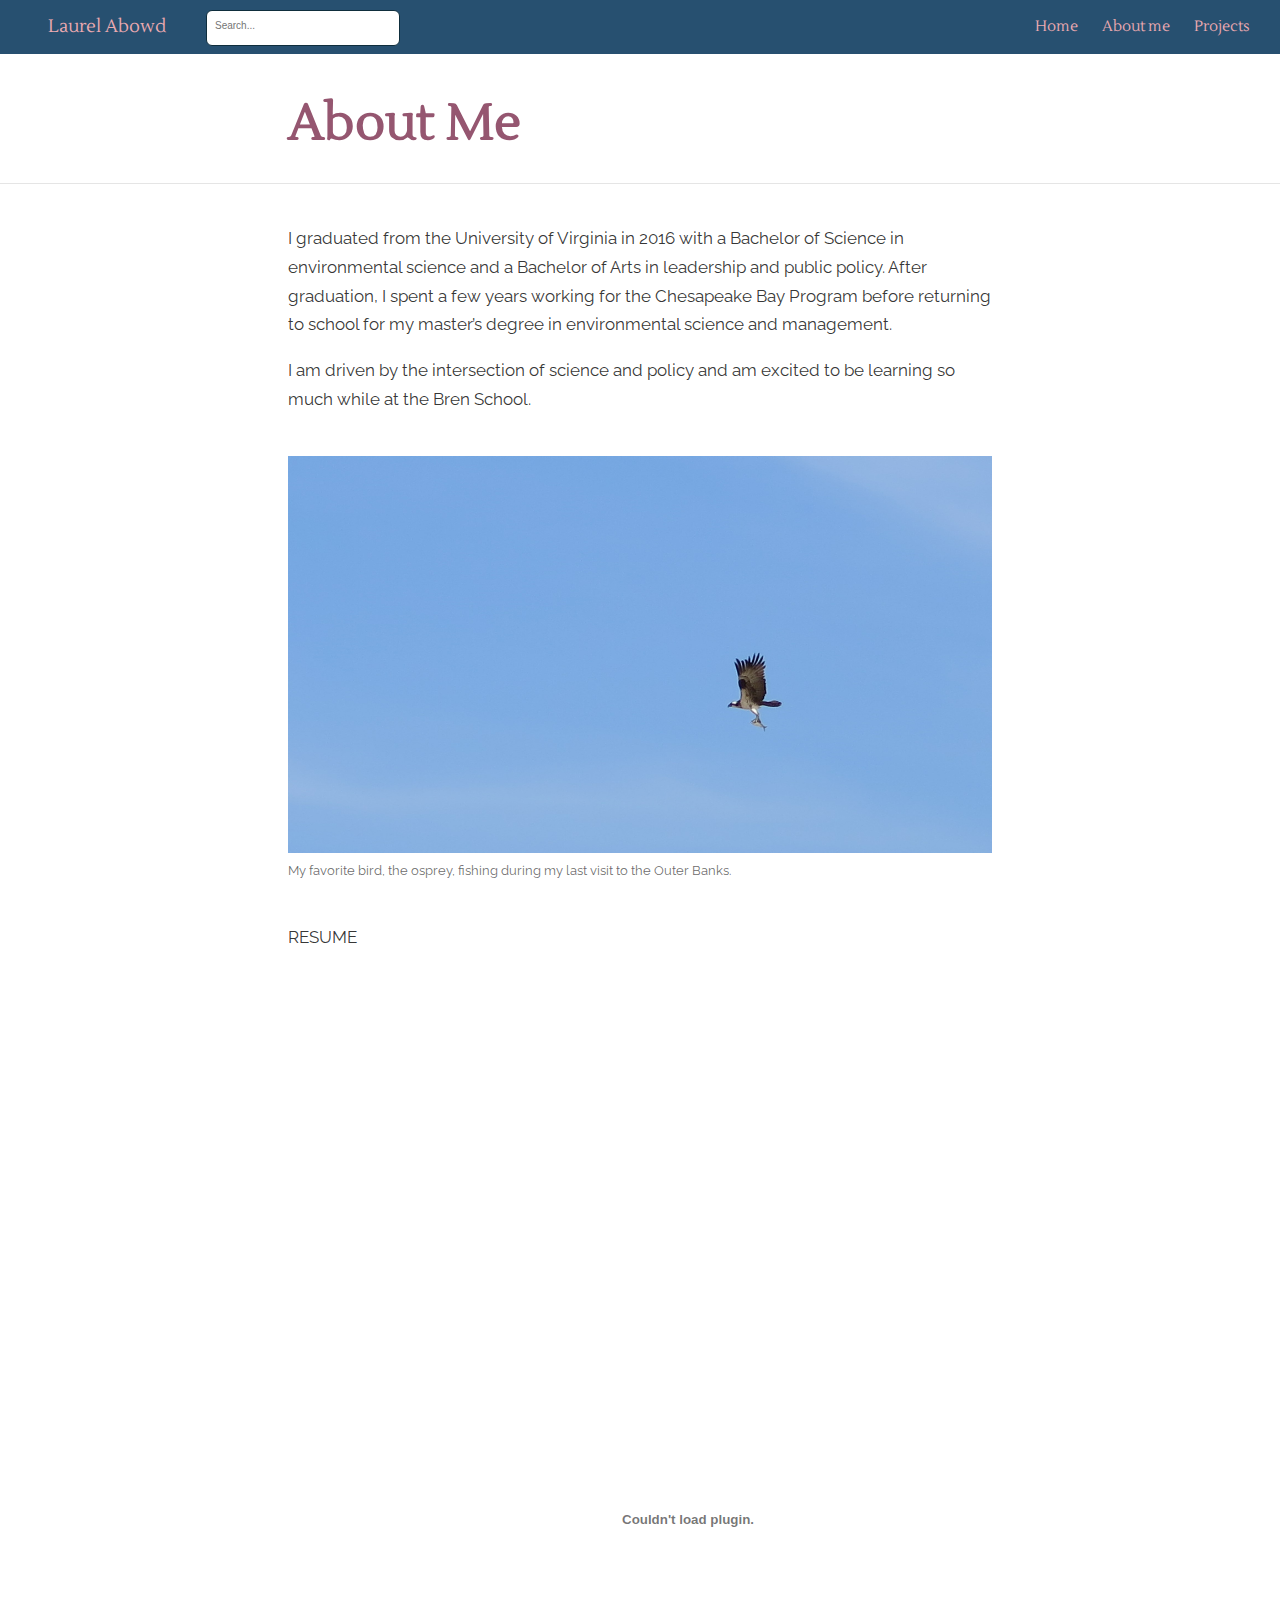
<file: docs/about.html>
<!DOCTYPE html>

<html xmlns="http://www.w3.org/1999/xhtml" lang="" xml:lang="">

<head>
  <meta charset="utf-8"/>
  <meta name="viewport" content="width=device-width, initial-scale=1"/>
  <meta http-equiv="X-UA-Compatible" content="IE=Edge,chrome=1"/>
  <meta name="generator" content="distill" />

  <style type="text/css">
  /* Hide doc at startup (prevent jankiness while JS renders/transforms) */
  body {
    visibility: hidden;
  }
  </style>

 <!--radix_placeholder_import_source-->
 <!--/radix_placeholder_import_source-->

<style type="text/css">code{white-space: pre;}</style>
<style type="text/css" data-origin="pandoc">
pre > code.sourceCode { white-space: pre; position: relative; }
pre > code.sourceCode > span { display: inline-block; line-height: 1.25; }
pre > code.sourceCode > span:empty { height: 1.2em; }
code.sourceCode > span { color: inherit; text-decoration: inherit; }
div.sourceCode { margin: 1em 0; }
pre.sourceCode { margin: 0; }
@media screen {
div.sourceCode { overflow: auto; }
}
@media print {
pre > code.sourceCode { white-space: pre-wrap; }
pre > code.sourceCode > span { text-indent: -5em; padding-left: 5em; }
}
pre.numberSource code
  { counter-reset: source-line 0; }
pre.numberSource code > span
  { position: relative; left: -4em; counter-increment: source-line; }
pre.numberSource code > span > a:first-child::before
  { content: counter(source-line);
    position: relative; left: -1em; text-align: right; vertical-align: baseline;
    border: none; display: inline-block;
    -webkit-touch-callout: none; -webkit-user-select: none;
    -khtml-user-select: none; -moz-user-select: none;
    -ms-user-select: none; user-select: none;
    padding: 0 4px; width: 4em;
    color: #aaaaaa;
  }
pre.numberSource { margin-left: 3em; border-left: 1px solid #aaaaaa;  padding-left: 4px; }
div.sourceCode
  {   }
@media screen {
pre > code.sourceCode > span > a:first-child::before { text-decoration: underline; }
}
code span.al { color: #ad0000; } /* Alert */
code span.an { color: #5e5e5e; } /* Annotation */
code span.at { color: #20794d; } /* Attribute */
code span.bn { color: #ad0000; } /* BaseN */
code span.bu { } /* BuiltIn */
code span.cf { color: #007ba5; } /* ControlFlow */
code span.ch { color: #20794d; } /* Char */
code span.cn { color: #8f5902; } /* Constant */
code span.co { color: #5e5e5e; } /* Comment */
code span.cv { color: #5e5e5e; font-style: italic; } /* CommentVar */
code span.do { color: #5e5e5e; font-style: italic; } /* Documentation */
code span.dt { color: #ad0000; } /* DataType */
code span.dv { color: #ad0000; } /* DecVal */
code span.er { color: #ad0000; } /* Error */
code span.ex { } /* Extension */
code span.fl { color: #ad0000; } /* Float */
code span.fu { color: #4758ab; } /* Function */
code span.im { } /* Import */
code span.in { color: #5e5e5e; } /* Information */
code span.kw { color: #007ba5; } /* Keyword */
code span.op { color: #5e5e5e; } /* Operator */
code span.ot { color: #007ba5; } /* Other */
code span.pp { color: #ad0000; } /* Preprocessor */
code span.sc { color: #20794d; } /* SpecialChar */
code span.ss { color: #20794d; } /* SpecialString */
code span.st { color: #20794d; } /* String */
code span.va { color: #111111; } /* Variable */
code span.vs { color: #20794d; } /* VerbatimString */
code span.wa { color: #5e5e5e; font-style: italic; } /* Warning */
</style>

  <!--radix_placeholder_meta_tags-->
  <title>Laurel Abowd: About Me</title>




  <!--  https://developers.facebook.com/docs/sharing/webmasters#markup -->
  <meta property="og:title" content="Laurel Abowd: About Me"/>
  <meta property="og:type" content="article"/>
  <meta property="og:locale" content="en_US"/>
  <meta property="og:site_name" content="Laurel Abowd"/>

  <!--  https://dev.twitter.com/cards/types/summary -->
  <meta property="twitter:card" content="summary"/>
  <meta property="twitter:title" content="Laurel Abowd: About Me"/>

  <!--/radix_placeholder_meta_tags-->
  <!--radix_placeholder_rmarkdown_metadata-->

  <script type="text/json" id="radix-rmarkdown-metadata">
  {"type":"list","attributes":{"names":{"type":"character","attributes":{},"value":["title","description"]}},"value":[{"type":"character","attributes":{},"value":["About Me"]},{"type":"NULL"}]}
  </script>
  <!--/radix_placeholder_rmarkdown_metadata-->
  <!--radix_placeholder_navigation_in_header-->
  <meta name="distill:offset" content=""/>

  <script type="application/javascript">

    window.headroom_prevent_pin = false;

    window.document.addEventListener("DOMContentLoaded", function (event) {

      // initialize headroom for banner
      var header = $('header').get(0);
      var headerHeight = header.offsetHeight;
      var headroom = new Headroom(header, {
        tolerance: 5,
        onPin : function() {
          if (window.headroom_prevent_pin) {
            window.headroom_prevent_pin = false;
            headroom.unpin();
          }
        }
      });
      headroom.init();
      if(window.location.hash)
        headroom.unpin();
      $(header).addClass('headroom--transition');

      // offset scroll location for banner on hash change
      // (see: https://github.com/WickyNilliams/headroom.js/issues/38)
      window.addEventListener("hashchange", function(event) {
        window.scrollTo(0, window.pageYOffset - (headerHeight + 25));
      });

      // responsive menu
      $('.distill-site-header').each(function(i, val) {
        var topnav = $(this);
        var toggle = topnav.find('.nav-toggle');
        toggle.on('click', function() {
          topnav.toggleClass('responsive');
        });
      });

      // nav dropdowns
      $('.nav-dropbtn').click(function(e) {
        $(this).next('.nav-dropdown-content').toggleClass('nav-dropdown-active');
        $(this).parent().siblings('.nav-dropdown')
           .children('.nav-dropdown-content').removeClass('nav-dropdown-active');
      });
      $("body").click(function(e){
        $('.nav-dropdown-content').removeClass('nav-dropdown-active');
      });
      $(".nav-dropdown").click(function(e){
        e.stopPropagation();
      });
    });
  </script>

  <style type="text/css">

  /* Theme (user-documented overrideables for nav appearance) */

  .distill-site-nav {
    color: rgba(255, 255, 255, 0.8);
    background-color: #0F2E3D;
    font-size: 15px;
    font-weight: 300;
  }

  .distill-site-nav a {
    color: inherit;
    text-decoration: none;
  }

  .distill-site-nav a:hover {
    color: white;
  }

  @media print {
    .distill-site-nav {
      display: none;
    }
  }

  .distill-site-header {

  }

  .distill-site-footer {

  }


  /* Site Header */

  .distill-site-header {
    width: 100%;
    box-sizing: border-box;
    z-index: 3;
  }

  .distill-site-header .nav-left {
    display: inline-block;
    margin-left: 8px;
  }

  @media screen and (max-width: 768px) {
    .distill-site-header .nav-left {
      margin-left: 0;
    }
  }


  .distill-site-header .nav-right {
    float: right;
    margin-right: 8px;
  }

  .distill-site-header a,
  .distill-site-header .title {
    display: inline-block;
    text-align: center;
    padding: 14px 10px 14px 10px;
  }

  .distill-site-header .title {
    font-size: 18px;
    min-width: 150px;
  }

  .distill-site-header .logo {
    padding: 0;
  }

  .distill-site-header .logo img {
    display: none;
    max-height: 20px;
    width: auto;
    margin-bottom: -4px;
  }

  .distill-site-header .nav-image img {
    max-height: 18px;
    width: auto;
    display: inline-block;
    margin-bottom: -3px;
  }



  @media screen and (min-width: 1000px) {
    .distill-site-header .logo img {
      display: inline-block;
    }
    .distill-site-header .nav-left {
      margin-left: 20px;
    }
    .distill-site-header .nav-right {
      margin-right: 20px;
    }
    .distill-site-header .title {
      padding-left: 12px;
    }
  }


  .distill-site-header .nav-toggle {
    display: none;
  }

  .nav-dropdown {
    display: inline-block;
    position: relative;
  }

  .nav-dropdown .nav-dropbtn {
    border: none;
    outline: none;
    color: rgba(255, 255, 255, 0.8);
    padding: 16px 10px;
    background-color: transparent;
    font-family: inherit;
    font-size: inherit;
    font-weight: inherit;
    margin: 0;
    margin-top: 1px;
    z-index: 2;
  }

  .nav-dropdown-content {
    display: none;
    position: absolute;
    background-color: white;
    min-width: 200px;
    border: 1px solid rgba(0,0,0,0.15);
    border-radius: 4px;
    box-shadow: 0px 8px 16px 0px rgba(0,0,0,0.1);
    z-index: 1;
    margin-top: 2px;
    white-space: nowrap;
    padding-top: 4px;
    padding-bottom: 4px;
  }

  .nav-dropdown-content hr {
    margin-top: 4px;
    margin-bottom: 4px;
    border: none;
    border-bottom: 1px solid rgba(0, 0, 0, 0.1);
  }

  .nav-dropdown-active {
    display: block;
  }

  .nav-dropdown-content a, .nav-dropdown-content .nav-dropdown-header {
    color: black;
    padding: 6px 24px;
    text-decoration: none;
    display: block;
    text-align: left;
  }

  .nav-dropdown-content .nav-dropdown-header {
    display: block;
    padding: 5px 24px;
    padding-bottom: 0;
    text-transform: uppercase;
    font-size: 14px;
    color: #999999;
    white-space: nowrap;
  }

  .nav-dropdown:hover .nav-dropbtn {
    color: white;
  }

  .nav-dropdown-content a:hover {
    background-color: #ddd;
    color: black;
  }

  .nav-right .nav-dropdown-content {
    margin-left: -45%;
    right: 0;
  }

  @media screen and (max-width: 768px) {
    .distill-site-header a, .distill-site-header .nav-dropdown  {display: none;}
    .distill-site-header a.nav-toggle {
      float: right;
      display: block;
    }
    .distill-site-header .title {
      margin-left: 0;
    }
    .distill-site-header .nav-right {
      margin-right: 0;
    }
    .distill-site-header {
      overflow: hidden;
    }
    .nav-right .nav-dropdown-content {
      margin-left: 0;
    }
  }


  @media screen and (max-width: 768px) {
    .distill-site-header.responsive {position: relative; min-height: 500px; }
    .distill-site-header.responsive a.nav-toggle {
      position: absolute;
      right: 0;
      top: 0;
    }
    .distill-site-header.responsive a,
    .distill-site-header.responsive .nav-dropdown {
      display: block;
      text-align: left;
    }
    .distill-site-header.responsive .nav-left,
    .distill-site-header.responsive .nav-right {
      width: 100%;
    }
    .distill-site-header.responsive .nav-dropdown {float: none;}
    .distill-site-header.responsive .nav-dropdown-content {position: relative;}
    .distill-site-header.responsive .nav-dropdown .nav-dropbtn {
      display: block;
      width: 100%;
      text-align: left;
    }
  }

  /* Site Footer */

  .distill-site-footer {
    width: 100%;
    overflow: hidden;
    box-sizing: border-box;
    z-index: 3;
    margin-top: 30px;
    padding-top: 30px;
    padding-bottom: 30px;
    text-align: center;
  }

  /* Headroom */

  d-title {
    padding-top: 6rem;
  }

  @media print {
    d-title {
      padding-top: 4rem;
    }
  }

  .headroom {
    z-index: 1000;
    position: fixed;
    top: 0;
    left: 0;
    right: 0;
  }

  .headroom--transition {
    transition: all .4s ease-in-out;
  }

  .headroom--unpinned {
    top: -100px;
  }

  .headroom--pinned {
    top: 0;
  }

  /* adjust viewport for navbar height */
  /* helps vertically center bootstrap (non-distill) content */
  .min-vh-100 {
    min-height: calc(100vh - 100px) !important;
  }

  </style>

  <script src="site_libs/jquery-1.11.3/jquery.min.js"></script>
  <link href="site_libs/font-awesome-5.1.0/css/all.css" rel="stylesheet"/>
  <link href="site_libs/font-awesome-5.1.0/css/v4-shims.css" rel="stylesheet"/>
  <script src="site_libs/headroom-0.9.4/headroom.min.js"></script>
  <script src="site_libs/autocomplete-0.37.1/autocomplete.min.js"></script>
  <script src="site_libs/fuse-6.4.1/fuse.min.js"></script>

  <script type="application/javascript">

  function getMeta(metaName) {
    var metas = document.getElementsByTagName('meta');
    for (let i = 0; i < metas.length; i++) {
      if (metas[i].getAttribute('name') === metaName) {
        return metas[i].getAttribute('content');
      }
    }
    return '';
  }

  function offsetURL(url) {
    var offset = getMeta('distill:offset');
    return offset ? offset + '/' + url : url;
  }

  function createFuseIndex() {

    // create fuse index
    var options = {
      keys: [
        { name: 'title', weight: 20 },
        { name: 'categories', weight: 15 },
        { name: 'description', weight: 10 },
        { name: 'contents', weight: 5 },
      ],
      ignoreLocation: true,
      threshold: 0
    };
    var fuse = new window.Fuse([], options);

    // fetch the main search.json
    return fetch(offsetURL('search.json'))
      .then(function(response) {
        if (response.status == 200) {
          return response.json().then(function(json) {
            // index main articles
            json.articles.forEach(function(article) {
              fuse.add(article);
            });
            // download collections and index their articles
            return Promise.all(json.collections.map(function(collection) {
              return fetch(offsetURL(collection)).then(function(response) {
                if (response.status === 200) {
                  return response.json().then(function(articles) {
                    articles.forEach(function(article) {
                      fuse.add(article);
                    });
                  })
                } else {
                  return Promise.reject(
                    new Error('Unexpected status from search index request: ' +
                              response.status)
                  );
                }
              });
            })).then(function() {
              return fuse;
            });
          });

        } else {
          return Promise.reject(
            new Error('Unexpected status from search index request: ' +
                        response.status)
          );
        }
      });
  }

  window.document.addEventListener("DOMContentLoaded", function (event) {

    // get search element (bail if we don't have one)
    var searchEl = window.document.getElementById('distill-search');
    if (!searchEl)
      return;

    createFuseIndex()
      .then(function(fuse) {

        // make search box visible
        searchEl.classList.remove('hidden');

        // initialize autocomplete
        var options = {
          autoselect: true,
          hint: false,
          minLength: 2,
        };
        window.autocomplete(searchEl, options, [{
          source: function(query, callback) {
            const searchOptions = {
              isCaseSensitive: false,
              shouldSort: true,
              minMatchCharLength: 2,
              limit: 10,
            };
            var results = fuse.search(query, searchOptions);
            callback(results
              .map(function(result) { return result.item; })
            );
          },
          templates: {
            suggestion: function(suggestion) {
              var img = suggestion.preview && Object.keys(suggestion.preview).length > 0
                ? `<img src="${offsetURL(suggestion.preview)}"</img>`
                : '';
              var html = `
                <div class="search-item">
                  <h3>${suggestion.title}</h3>
                  <div class="search-item-description">
                    ${suggestion.description || ''}
                  </div>
                  <div class="search-item-preview">
                    ${img}
                  </div>
                </div>
              `;
              return html;
            }
          }
        }]).on('autocomplete:selected', function(event, suggestion) {
          window.location.href = offsetURL(suggestion.path);
        });
        // remove inline display style on autocompleter (we want to
        // manage responsive display via css)
        $('.algolia-autocomplete').css("display", "");
      })
      .catch(function(error) {
        console.log(error);
      });

  });

  </script>

  <style type="text/css">

  .nav-search {
    font-size: x-small;
  }

  /* Algolioa Autocomplete */

  .algolia-autocomplete {
    display: inline-block;
    margin-left: 10px;
    vertical-align: sub;
    background-color: white;
    color: black;
    padding: 6px;
    padding-top: 8px;
    padding-bottom: 0;
    border-radius: 6px;
    border: 1px #0F2E3D solid;
    width: 180px;
  }


  @media screen and (max-width: 768px) {
    .distill-site-nav .algolia-autocomplete {
      display: none;
      visibility: hidden;
    }
    .distill-site-nav.responsive .algolia-autocomplete {
      display: inline-block;
      visibility: visible;
    }
    .distill-site-nav.responsive .algolia-autocomplete .aa-dropdown-menu {
      margin-left: 0;
      width: 400px;
      max-height: 400px;
    }
  }

  .algolia-autocomplete .aa-input, .algolia-autocomplete .aa-hint {
    width: 90%;
    outline: none;
    border: none;
  }

  .algolia-autocomplete .aa-hint {
    color: #999;
  }
  .algolia-autocomplete .aa-dropdown-menu {
    width: 550px;
    max-height: 70vh;
    overflow-x: visible;
    overflow-y: scroll;
    padding: 5px;
    margin-top: 3px;
    margin-left: -150px;
    background-color: #fff;
    border-radius: 5px;
    border: 1px solid #999;
    border-top: none;
  }

  .algolia-autocomplete .aa-dropdown-menu .aa-suggestion {
    cursor: pointer;
    padding: 5px 4px;
    border-bottom: 1px solid #eee;
  }

  .algolia-autocomplete .aa-dropdown-menu .aa-suggestion:last-of-type {
    border-bottom: none;
    margin-bottom: 2px;
  }

  .algolia-autocomplete .aa-dropdown-menu .aa-suggestion .search-item {
    overflow: hidden;
    font-size: 0.8em;
    line-height: 1.4em;
  }

  .algolia-autocomplete .aa-dropdown-menu .aa-suggestion .search-item h3 {
    font-size: 1rem;
    margin-block-start: 0;
    margin-block-end: 5px;
  }

  .algolia-autocomplete .aa-dropdown-menu .aa-suggestion .search-item-description {
    display: inline-block;
    overflow: hidden;
    height: 2.8em;
    width: 80%;
    margin-right: 4%;
  }

  .algolia-autocomplete .aa-dropdown-menu .aa-suggestion .search-item-preview {
    display: inline-block;
    width: 15%;
  }

  .algolia-autocomplete .aa-dropdown-menu .aa-suggestion .search-item-preview img {
    height: 3em;
    width: auto;
    display: none;
  }

  .algolia-autocomplete .aa-dropdown-menu .aa-suggestion .search-item-preview img[src] {
    display: initial;
  }

  .algolia-autocomplete .aa-dropdown-menu .aa-suggestion.aa-cursor {
    background-color: #eee;
  }
  .algolia-autocomplete .aa-dropdown-menu .aa-suggestion em {
    font-weight: bold;
    font-style: normal;
  }

  </style>


  <!--/radix_placeholder_navigation_in_header-->
  <!--radix_placeholder_distill-->

  <style type="text/css">

  body {
    background-color: white;
  }

  .pandoc-table {
    width: 100%;
  }

  .pandoc-table>caption {
    margin-bottom: 10px;
  }

  .pandoc-table th:not([align]) {
    text-align: left;
  }

  .pagedtable-footer {
    font-size: 15px;
  }

  d-byline .byline {
    grid-template-columns: 2fr 2fr;
  }

  d-byline .byline h3 {
    margin-block-start: 1.5em;
  }

  d-byline .byline .authors-affiliations h3 {
    margin-block-start: 0.5em;
  }

  .authors-affiliations .orcid-id {
    width: 16px;
    height:16px;
    margin-left: 4px;
    margin-right: 4px;
    vertical-align: middle;
    padding-bottom: 2px;
  }

  d-title .dt-tags {
    margin-top: 1em;
    grid-column: text;
  }

  .dt-tags .dt-tag {
    text-decoration: none;
    display: inline-block;
    color: rgba(0,0,0,0.6);
    padding: 0em 0.4em;
    margin-right: 0.5em;
    margin-bottom: 0.4em;
    font-size: 70%;
    border: 1px solid rgba(0,0,0,0.2);
    border-radius: 3px;
    text-transform: uppercase;
    font-weight: 500;
  }

  d-article table.gt_table td,
  d-article table.gt_table th {
    border-bottom: none;
  }

  .html-widget {
    margin-bottom: 2.0em;
  }

  .l-screen-inset {
    padding-right: 16px;
  }

  .l-screen .caption {
    margin-left: 10px;
  }

  .shaded {
    background: rgb(247, 247, 247);
    padding-top: 20px;
    padding-bottom: 20px;
    border-top: 1px solid rgba(0, 0, 0, 0.1);
    border-bottom: 1px solid rgba(0, 0, 0, 0.1);
  }

  .shaded .html-widget {
    margin-bottom: 0;
    border: 1px solid rgba(0, 0, 0, 0.1);
  }

  .shaded .shaded-content {
    background: white;
  }

  .text-output {
    margin-top: 0;
    line-height: 1.5em;
  }

  .hidden {
    display: none !important;
  }

  d-article {
    padding-top: 2.5rem;
    padding-bottom: 30px;
  }

  d-appendix {
    padding-top: 30px;
  }

  d-article>p>img {
    width: 100%;
  }

  d-article h2 {
    margin: 1rem 0 1.5rem 0;
  }

  d-article h3 {
    margin-top: 1.5rem;
  }

  d-article iframe {
    border: 1px solid rgba(0, 0, 0, 0.1);
    margin-bottom: 2.0em;
    width: 100%;
  }

  /* Tweak code blocks */

  d-article div.sourceCode code,
  d-article pre code {
    font-family: Consolas, Monaco, 'Andale Mono', 'Ubuntu Mono', monospace;
  }

  d-article pre,
  d-article div.sourceCode,
  d-article div.sourceCode pre {
    overflow: auto;
  }

  d-article div.sourceCode {
    background-color: white;
  }

  d-article div.sourceCode pre {
    padding-left: 10px;
    font-size: 12px;
    border-left: 2px solid rgba(0,0,0,0.1);
  }

  d-article pre {
    font-size: 12px;
    color: black;
    background: none;
    margin-top: 0;
    text-align: left;
    white-space: pre;
    word-spacing: normal;
    word-break: normal;
    word-wrap: normal;
    line-height: 1.5;

    -moz-tab-size: 4;
    -o-tab-size: 4;
    tab-size: 4;

    -webkit-hyphens: none;
    -moz-hyphens: none;
    -ms-hyphens: none;
    hyphens: none;
  }

  d-article pre a {
    border-bottom: none;
  }

  d-article pre a:hover {
    border-bottom: none;
    text-decoration: underline;
  }

  d-article details {
    grid-column: text;
    margin-bottom: 0.8em;
  }

  @media(min-width: 768px) {

  d-article pre,
  d-article div.sourceCode,
  d-article div.sourceCode pre {
    overflow: visible !important;
  }

  d-article div.sourceCode pre {
    padding-left: 18px;
    font-size: 14px;
  }

  d-article pre {
    font-size: 14px;
  }

  }

  figure img.external {
    background: white;
    border: 1px solid rgba(0, 0, 0, 0.1);
    box-shadow: 0 1px 8px rgba(0, 0, 0, 0.1);
    padding: 18px;
    box-sizing: border-box;
  }

  /* CSS for d-contents */

  .d-contents {
    grid-column: text;
    color: rgba(0,0,0,0.8);
    font-size: 0.9em;
    padding-bottom: 1em;
    margin-bottom: 1em;
    padding-bottom: 0.5em;
    margin-bottom: 1em;
    padding-left: 0.25em;
    justify-self: start;
  }

  @media(min-width: 1000px) {
    .d-contents.d-contents-float {
      height: 0;
      grid-column-start: 1;
      grid-column-end: 4;
      justify-self: center;
      padding-right: 3em;
      padding-left: 2em;
    }
  }

  .d-contents nav h3 {
    font-size: 18px;
    margin-top: 0;
    margin-bottom: 1em;
  }

  .d-contents li {
    list-style-type: none
  }

  .d-contents nav > ul {
    padding-left: 0;
  }

  .d-contents ul {
    padding-left: 1em
  }

  .d-contents nav ul li {
    margin-top: 0.6em;
    margin-bottom: 0.2em;
  }

  .d-contents nav a {
    font-size: 13px;
    border-bottom: none;
    text-decoration: none
    color: rgba(0, 0, 0, 0.8);
  }

  .d-contents nav a:hover {
    text-decoration: underline solid rgba(0, 0, 0, 0.6)
  }

  .d-contents nav > ul > li > a {
    font-weight: 600;
  }

  .d-contents nav > ul > li > ul {
    font-weight: inherit;
  }

  .d-contents nav > ul > li > ul > li {
    margin-top: 0.2em;
  }


  .d-contents nav ul {
    margin-top: 0;
    margin-bottom: 0.25em;
  }

  .d-article-with-toc h2:nth-child(2) {
    margin-top: 0;
  }


  /* Figure */

  .figure {
    position: relative;
    margin-bottom: 2.5em;
    margin-top: 1.5em;
  }

  .figure img {
    width: 100%;
  }

  .figure .caption {
    color: rgba(0, 0, 0, 0.6);
    font-size: 12px;
    line-height: 1.5em;
  }

  .figure img.external {
    background: white;
    border: 1px solid rgba(0, 0, 0, 0.1);
    box-shadow: 0 1px 8px rgba(0, 0, 0, 0.1);
    padding: 18px;
    box-sizing: border-box;
  }

  .figure .caption a {
    color: rgba(0, 0, 0, 0.6);
  }

  .figure .caption b,
  .figure .caption strong, {
    font-weight: 600;
    color: rgba(0, 0, 0, 1.0);
  }

  /* Citations */

  d-article .citation {
    color: inherit;
    cursor: inherit;
  }

  div.hanging-indent{
    margin-left: 1em; text-indent: -1em;
  }

  /* Citation hover box */

  .tippy-box[data-theme~=light-border] {
    background-color: rgba(250, 250, 250, 0.95);
  }

  .tippy-content > p {
    margin-bottom: 0;
    padding: 2px;
  }


  /* Tweak 1000px media break to show more text */

  @media(min-width: 1000px) {
    .base-grid,
    distill-header,
    d-title,
    d-abstract,
    d-article,
    d-appendix,
    distill-appendix,
    d-byline,
    d-footnote-list,
    d-citation-list,
    distill-footer {
      grid-template-columns: [screen-start] 1fr [page-start kicker-start] 80px [middle-start] 50px [text-start kicker-end] 65px 65px 65px 65px 65px 65px 65px 65px [text-end gutter-start] 65px [middle-end] 65px [page-end gutter-end] 1fr [screen-end];
      grid-column-gap: 16px;
    }

    .grid {
      grid-column-gap: 16px;
    }

    d-article {
      font-size: 1.06rem;
      line-height: 1.7em;
    }
    figure .caption, .figure .caption, figure figcaption {
      font-size: 13px;
    }
  }

  @media(min-width: 1180px) {
    .base-grid,
    distill-header,
    d-title,
    d-abstract,
    d-article,
    d-appendix,
    distill-appendix,
    d-byline,
    d-footnote-list,
    d-citation-list,
    distill-footer {
      grid-template-columns: [screen-start] 1fr [page-start kicker-start] 60px [middle-start] 60px [text-start kicker-end] 60px 60px 60px 60px 60px 60px 60px 60px [text-end gutter-start] 60px [middle-end] 60px [page-end gutter-end] 1fr [screen-end];
      grid-column-gap: 32px;
    }

    .grid {
      grid-column-gap: 32px;
    }
  }


  /* Get the citation styles for the appendix (not auto-injected on render since
     we do our own rendering of the citation appendix) */

  d-appendix .citation-appendix,
  .d-appendix .citation-appendix {
    font-size: 11px;
    line-height: 15px;
    border-left: 1px solid rgba(0, 0, 0, 0.1);
    padding-left: 18px;
    border: 1px solid rgba(0,0,0,0.1);
    background: rgba(0, 0, 0, 0.02);
    padding: 10px 18px;
    border-radius: 3px;
    color: rgba(150, 150, 150, 1);
    overflow: hidden;
    margin-top: -12px;
    white-space: pre-wrap;
    word-wrap: break-word;
  }

  /* Include appendix styles here so they can be overridden */

  d-appendix {
    contain: layout style;
    font-size: 0.8em;
    line-height: 1.7em;
    margin-top: 60px;
    margin-bottom: 0;
    border-top: 1px solid rgba(0, 0, 0, 0.1);
    color: rgba(0,0,0,0.5);
    padding-top: 60px;
    padding-bottom: 48px;
  }

  d-appendix h3 {
    grid-column: page-start / text-start;
    font-size: 15px;
    font-weight: 500;
    margin-top: 1em;
    margin-bottom: 0;
    color: rgba(0,0,0,0.65);
  }

  d-appendix h3 + * {
    margin-top: 1em;
  }

  d-appendix ol {
    padding: 0 0 0 15px;
  }

  @media (min-width: 768px) {
    d-appendix ol {
      padding: 0 0 0 30px;
      margin-left: -30px;
    }
  }

  d-appendix li {
    margin-bottom: 1em;
  }

  d-appendix a {
    color: rgba(0, 0, 0, 0.6);
  }

  d-appendix > * {
    grid-column: text;
  }

  d-appendix > d-footnote-list,
  d-appendix > d-citation-list,
  d-appendix > distill-appendix {
    grid-column: screen;
  }

  /* Include footnote styles here so they can be overridden */

  d-footnote-list {
    contain: layout style;
  }

  d-footnote-list > * {
    grid-column: text;
  }

  d-footnote-list a.footnote-backlink {
    color: rgba(0,0,0,0.3);
    padding-left: 0.5em;
  }



  /* Anchor.js */

  .anchorjs-link {
    /*transition: all .25s linear; */
    text-decoration: none;
    border-bottom: none;
  }
  *:hover > .anchorjs-link {
    margin-left: -1.125em !important;
    text-decoration: none;
    border-bottom: none;
  }

  /* Social footer */

  .social_footer {
    margin-top: 30px;
    margin-bottom: 0;
    color: rgba(0,0,0,0.67);
  }

  .disqus-comments {
    margin-right: 30px;
  }

  .disqus-comment-count {
    border-bottom: 1px solid rgba(0, 0, 0, 0.4);
    cursor: pointer;
  }

  #disqus_thread {
    margin-top: 30px;
  }

  .article-sharing a {
    border-bottom: none;
    margin-right: 8px;
  }

  .article-sharing a:hover {
    border-bottom: none;
  }

  .sidebar-section.subscribe {
    font-size: 12px;
    line-height: 1.6em;
  }

  .subscribe p {
    margin-bottom: 0.5em;
  }


  .article-footer .subscribe {
    font-size: 15px;
    margin-top: 45px;
  }


  .sidebar-section.custom {
    font-size: 12px;
    line-height: 1.6em;
  }

  .custom p {
    margin-bottom: 0.5em;
  }

  /* Styles for listing layout (hide title) */
  .layout-listing d-title, .layout-listing .d-title {
    display: none;
  }

  /* Styles for posts lists (not auto-injected) */


  .posts-with-sidebar {
    padding-left: 45px;
    padding-right: 45px;
  }

  .posts-list .description h2,
  .posts-list .description p {
    font-family: -apple-system, BlinkMacSystemFont, "Segoe UI", Roboto, Oxygen, Ubuntu, Cantarell, "Fira Sans", "Droid Sans", "Helvetica Neue", Arial, sans-serif;
  }

  .posts-list .description h2 {
    font-weight: 700;
    border-bottom: none;
    padding-bottom: 0;
  }

  .posts-list h2.post-tag {
    border-bottom: 1px solid rgba(0, 0, 0, 0.2);
    padding-bottom: 12px;
  }
  .posts-list {
    margin-top: 60px;
    margin-bottom: 24px;
  }

  .posts-list .post-preview {
    text-decoration: none;
    overflow: hidden;
    display: block;
    border-bottom: 1px solid rgba(0, 0, 0, 0.1);
    padding: 24px 0;
  }

  .post-preview-last {
    border-bottom: none !important;
  }

  .posts-list .posts-list-caption {
    grid-column: screen;
    font-weight: 400;
  }

  .posts-list .post-preview h2 {
    margin: 0 0 6px 0;
    line-height: 1.2em;
    font-style: normal;
    font-size: 24px;
  }

  .posts-list .post-preview p {
    margin: 0 0 12px 0;
    line-height: 1.4em;
    font-size: 16px;
  }

  .posts-list .post-preview .thumbnail {
    box-sizing: border-box;
    margin-bottom: 24px;
    position: relative;
    max-width: 500px;
  }
  .posts-list .post-preview img {
    width: 100%;
    display: block;
  }

  .posts-list .metadata {
    font-size: 12px;
    line-height: 1.4em;
    margin-bottom: 18px;
  }

  .posts-list .metadata > * {
    display: inline-block;
  }

  .posts-list .metadata .publishedDate {
    margin-right: 2em;
  }

  .posts-list .metadata .dt-authors {
    display: block;
    margin-top: 0.3em;
    margin-right: 2em;
  }

  .posts-list .dt-tags {
    display: block;
    line-height: 1em;
  }

  .posts-list .dt-tags .dt-tag {
    display: inline-block;
    color: rgba(0,0,0,0.6);
    padding: 0.3em 0.4em;
    margin-right: 0.2em;
    margin-bottom: 0.4em;
    font-size: 60%;
    border: 1px solid rgba(0,0,0,0.2);
    border-radius: 3px;
    text-transform: uppercase;
    font-weight: 500;
  }

  .posts-list img {
    opacity: 1;
  }

  .posts-list img[data-src] {
    opacity: 0;
  }

  .posts-more {
    clear: both;
  }


  .posts-sidebar {
    font-size: 16px;
  }

  .posts-sidebar h3 {
    font-size: 16px;
    margin-top: 0;
    margin-bottom: 0.5em;
    font-weight: 400;
    text-transform: uppercase;
  }

  .sidebar-section {
    margin-bottom: 30px;
  }

  .categories ul {
    list-style-type: none;
    margin: 0;
    padding: 0;
  }

  .categories li {
    color: rgba(0, 0, 0, 0.8);
    margin-bottom: 0;
  }

  .categories li>a {
    border-bottom: none;
  }

  .categories li>a:hover {
    border-bottom: 1px solid rgba(0, 0, 0, 0.4);
  }

  .categories .active {
    font-weight: 600;
  }

  .categories .category-count {
    color: rgba(0, 0, 0, 0.4);
  }


  @media(min-width: 768px) {
    .posts-list .post-preview h2 {
      font-size: 26px;
    }
    .posts-list .post-preview .thumbnail {
      float: right;
      width: 30%;
      margin-bottom: 0;
    }
    .posts-list .post-preview .description {
      float: left;
      width: 45%;
    }
    .posts-list .post-preview .metadata {
      float: left;
      width: 20%;
      margin-top: 8px;
    }
    .posts-list .post-preview p {
      margin: 0 0 12px 0;
      line-height: 1.5em;
      font-size: 16px;
    }
    .posts-with-sidebar .posts-list {
      float: left;
      width: 75%;
    }
    .posts-with-sidebar .posts-sidebar {
      float: right;
      width: 20%;
      margin-top: 60px;
      padding-top: 24px;
      padding-bottom: 24px;
    }
  }


  /* Improve display for browsers without grid (IE/Edge <= 15) */

  .downlevel {
    line-height: 1.6em;
    font-family: -apple-system, BlinkMacSystemFont, "Segoe UI", Roboto, Oxygen, Ubuntu, Cantarell, "Fira Sans", "Droid Sans", "Helvetica Neue", Arial, sans-serif;
    margin: 0;
  }

  .downlevel .d-title {
    padding-top: 6rem;
    padding-bottom: 1.5rem;
  }

  .downlevel .d-title h1 {
    font-size: 50px;
    font-weight: 700;
    line-height: 1.1em;
    margin: 0 0 0.5rem;
  }

  .downlevel .d-title p {
    font-weight: 300;
    font-size: 1.2rem;
    line-height: 1.55em;
    margin-top: 0;
  }

  .downlevel .d-byline {
    padding-top: 0.8em;
    padding-bottom: 0.8em;
    font-size: 0.8rem;
    line-height: 1.8em;
  }

  .downlevel .section-separator {
    border: none;
    border-top: 1px solid rgba(0, 0, 0, 0.1);
  }

  .downlevel .d-article {
    font-size: 1.06rem;
    line-height: 1.7em;
    padding-top: 1rem;
    padding-bottom: 2rem;
  }


  .downlevel .d-appendix {
    padding-left: 0;
    padding-right: 0;
    max-width: none;
    font-size: 0.8em;
    line-height: 1.7em;
    margin-bottom: 0;
    color: rgba(0,0,0,0.5);
    padding-top: 40px;
    padding-bottom: 48px;
  }

  .downlevel .footnotes ol {
    padding-left: 13px;
  }

  .downlevel .base-grid,
  .downlevel .distill-header,
  .downlevel .d-title,
  .downlevel .d-abstract,
  .downlevel .d-article,
  .downlevel .d-appendix,
  .downlevel .distill-appendix,
  .downlevel .d-byline,
  .downlevel .d-footnote-list,
  .downlevel .d-citation-list,
  .downlevel .distill-footer,
  .downlevel .appendix-bottom,
  .downlevel .posts-container {
    padding-left: 40px;
    padding-right: 40px;
  }

  @media(min-width: 768px) {
    .downlevel .base-grid,
    .downlevel .distill-header,
    .downlevel .d-title,
    .downlevel .d-abstract,
    .downlevel .d-article,
    .downlevel .d-appendix,
    .downlevel .distill-appendix,
    .downlevel .d-byline,
    .downlevel .d-footnote-list,
    .downlevel .d-citation-list,
    .downlevel .distill-footer,
    .downlevel .appendix-bottom,
    .downlevel .posts-container {
    padding-left: 150px;
    padding-right: 150px;
    max-width: 900px;
  }
  }

  .downlevel pre code {
    display: block;
    border-left: 2px solid rgba(0, 0, 0, .1);
    padding: 0 0 0 20px;
    font-size: 14px;
  }

  .downlevel code, .downlevel pre {
    color: black;
    background: none;
    font-family: Consolas, Monaco, 'Andale Mono', 'Ubuntu Mono', monospace;
    text-align: left;
    white-space: pre;
    word-spacing: normal;
    word-break: normal;
    word-wrap: normal;
    line-height: 1.5;

    -moz-tab-size: 4;
    -o-tab-size: 4;
    tab-size: 4;

    -webkit-hyphens: none;
    -moz-hyphens: none;
    -ms-hyphens: none;
    hyphens: none;
  }

  .downlevel .posts-list .post-preview {
    color: inherit;
  }



  </style>

  <script type="application/javascript">

  function is_downlevel_browser() {
    if (bowser.isUnsupportedBrowser({ msie: "12", msedge: "16"},
                                   window.navigator.userAgent)) {
      return true;
    } else {
      return window.load_distill_framework === undefined;
    }
  }

  // show body when load is complete
  function on_load_complete() {

    // add anchors
    if (window.anchors) {
      window.anchors.options.placement = 'left';
      window.anchors.add('d-article > h2, d-article > h3, d-article > h4, d-article > h5');
    }


    // set body to visible
    document.body.style.visibility = 'visible';

    // force redraw for leaflet widgets
    if (window.HTMLWidgets) {
      var maps = window.HTMLWidgets.findAll(".leaflet");
      $.each(maps, function(i, el) {
        var map = this.getMap();
        map.invalidateSize();
        map.eachLayer(function(layer) {
          if (layer instanceof L.TileLayer)
            layer.redraw();
        });
      });
    }

    // trigger 'shown' so htmlwidgets resize
    $('d-article').trigger('shown');
  }

  function init_distill() {

    init_common();

    // create front matter
    var front_matter = $('<d-front-matter></d-front-matter>');
    $('#distill-front-matter').wrap(front_matter);

    // create d-title
    $('.d-title').changeElementType('d-title');

    // create d-byline
    var byline = $('<d-byline></d-byline>');
    $('.d-byline').replaceWith(byline);

    // create d-article
    var article = $('<d-article></d-article>');
    $('.d-article').wrap(article).children().unwrap();

    // move posts container into article
    $('.posts-container').appendTo($('d-article'));

    // create d-appendix
    $('.d-appendix').changeElementType('d-appendix');

    // flag indicating that we have appendix items
    var appendix = $('.appendix-bottom').children('h3').length > 0;

    // replace footnotes with <d-footnote>
    $('.footnote-ref').each(function(i, val) {
      appendix = true;
      var href = $(this).attr('href');
      var id = href.replace('#', '');
      var fn = $('#' + id);
      var fn_p = $('#' + id + '>p');
      fn_p.find('.footnote-back').remove();
      var text = fn_p.html();
      var dtfn = $('<d-footnote></d-footnote>');
      dtfn.html(text);
      $(this).replaceWith(dtfn);
    });
    // remove footnotes
    $('.footnotes').remove();

    // move refs into #references-listing
    $('#references-listing').replaceWith($('#refs'));

    $('h1.appendix, h2.appendix').each(function(i, val) {
      $(this).changeElementType('h3');
    });
    $('h3.appendix').each(function(i, val) {
      var id = $(this).attr('id');
      $('.d-contents a[href="#' + id + '"]').parent().remove();
      appendix = true;
      $(this).nextUntil($('h1, h2, h3')).addBack().appendTo($('d-appendix'));
    });

    // show d-appendix if we have appendix content
    $("d-appendix").css('display', appendix ? 'grid' : 'none');

    // localize layout chunks to just output
    $('.layout-chunk').each(function(i, val) {

      // capture layout
      var layout = $(this).attr('data-layout');

      // apply layout to markdown level block elements
      var elements = $(this).children().not('details, div.sourceCode, pre, script');
      elements.each(function(i, el) {
        var layout_div = $('<div class="' + layout + '"></div>');
        if (layout_div.hasClass('shaded')) {
          var shaded_content = $('<div class="shaded-content"></div>');
          $(this).wrap(shaded_content);
          $(this).parent().wrap(layout_div);
        } else {
          $(this).wrap(layout_div);
        }
      });


      // unwrap the layout-chunk div
      $(this).children().unwrap();
    });

    // remove code block used to force  highlighting css
    $('.distill-force-highlighting-css').parent().remove();

    // remove empty line numbers inserted by pandoc when using a
    // custom syntax highlighting theme
    $('code.sourceCode a:empty').remove();

    // load distill framework
    load_distill_framework();

    // wait for window.distillRunlevel == 4 to do post processing
    function distill_post_process() {

      if (!window.distillRunlevel || window.distillRunlevel < 4)
        return;

      // hide author/affiliations entirely if we have no authors
      var front_matter = JSON.parse($("#distill-front-matter").html());
      var have_authors = front_matter.authors && front_matter.authors.length > 0;
      if (!have_authors)
        $('d-byline').addClass('hidden');

      // article with toc class
      $('.d-contents').parent().addClass('d-article-with-toc');

      // strip links that point to #
      $('.authors-affiliations').find('a[href="#"]').removeAttr('href');

      // add orcid ids
      $('.authors-affiliations').find('.author').each(function(i, el) {
        var orcid_id = front_matter.authors[i].orcidID;
        if (orcid_id) {
          var a = $('<a></a>');
          a.attr('href', 'https://orcid.org/' + orcid_id);
          var img = $('<img></img>');
          img.addClass('orcid-id');
          img.attr('alt', 'ORCID ID');
          img.attr('src','[data-uri]');
          a.append(img);
          $(this).append(a);
        }
      });

      // hide elements of author/affiliations grid that have no value
      function hide_byline_column(caption) {
        $('d-byline').find('h3:contains("' + caption + '")').parent().css('visibility', 'hidden');
      }

      // affiliations
      var have_affiliations = false;
      for (var i = 0; i<front_matter.authors.length; ++i) {
        var author = front_matter.authors[i];
        if (author.affiliation !== "&nbsp;") {
          have_affiliations = true;
          break;
        }
      }
      if (!have_affiliations)
        $('d-byline').find('h3:contains("Affiliations")').css('visibility', 'hidden');

      // published date
      if (!front_matter.publishedDate)
        hide_byline_column("Published");

      // document object identifier
      var doi = $('d-byline').find('h3:contains("DOI")');
      var doi_p = doi.next().empty();
      if (!front_matter.doi) {
        // if we have a citation and valid citationText then link to that
        if ($('#citation').length > 0 && front_matter.citationText) {
          doi.html('Citation');
          $('<a href="#citation"></a>')
            .text(front_matter.citationText)
            .appendTo(doi_p);
        } else {
          hide_byline_column("DOI");
        }
      } else {
        $('<a></a>')
           .attr('href', "https://doi.org/" + front_matter.doi)
           .html(front_matter.doi)
           .appendTo(doi_p);
      }

       // change plural form of authors/affiliations
      if (front_matter.authors.length === 1) {
        var grid = $('.authors-affiliations');
        grid.children('h3:contains("Authors")').text('Author');
        grid.children('h3:contains("Affiliations")').text('Affiliation');
      }

      // remove d-appendix and d-footnote-list local styles
      $('d-appendix > style:first-child').remove();
      $('d-footnote-list > style:first-child').remove();

      // move appendix-bottom entries to the bottom
      $('.appendix-bottom').appendTo('d-appendix').children().unwrap();
      $('.appendix-bottom').remove();

      // hoverable references
      $('span.citation[data-cites]').each(function() {
        var refHtml = $('#ref-' + $(this).attr('data-cites')).html();
        window.tippy(this, {
          allowHTML: true,
          content: refHtml,
          maxWidth: 500,
          interactive: true,
          interactiveBorder: 10,
          theme: 'light-border',
          placement: 'bottom-start'
        });
      });

      // clear polling timer
      clearInterval(tid);

      // show body now that everything is ready
      on_load_complete();
    }

    var tid = setInterval(distill_post_process, 50);
    distill_post_process();

  }

  function init_downlevel() {

    init_common();

     // insert hr after d-title
    $('.d-title').after($('<hr class="section-separator"/>'));

    // check if we have authors
    var front_matter = JSON.parse($("#distill-front-matter").html());
    var have_authors = front_matter.authors && front_matter.authors.length > 0;

    // manage byline/border
    if (!have_authors)
      $('.d-byline').remove();
    $('.d-byline').after($('<hr class="section-separator"/>'));
    $('.d-byline a').remove();

    // remove toc
    $('.d-contents').remove();

    // move appendix elements
    $('h1.appendix, h2.appendix').each(function(i, val) {
      $(this).changeElementType('h3');
    });
    $('h3.appendix').each(function(i, val) {
      $(this).nextUntil($('h1, h2, h3')).addBack().appendTo($('.d-appendix'));
    });


    // inject headers into references and footnotes
    var refs_header = $('<h3></h3>');
    refs_header.text('References');
    $('#refs').prepend(refs_header);

    var footnotes_header = $('<h3></h3');
    footnotes_header.text('Footnotes');
    $('.footnotes').children('hr').first().replaceWith(footnotes_header);

    // move appendix-bottom entries to the bottom
    $('.appendix-bottom').appendTo('.d-appendix').children().unwrap();
    $('.appendix-bottom').remove();

    // remove appendix if it's empty
    if ($('.d-appendix').children().length === 0)
      $('.d-appendix').remove();

    // prepend separator above appendix
    $('.d-appendix').before($('<hr class="section-separator" style="clear: both"/>'));

    // trim code
    $('pre>code').each(function(i, val) {
      $(this).html($.trim($(this).html()));
    });

    // move posts-container right before article
    $('.posts-container').insertBefore($('.d-article'));

    $('body').addClass('downlevel');

    on_load_complete();
  }


  function init_common() {

    // jquery plugin to change element types
    (function($) {
      $.fn.changeElementType = function(newType) {
        var attrs = {};

        $.each(this[0].attributes, function(idx, attr) {
          attrs[attr.nodeName] = attr.nodeValue;
        });

        this.replaceWith(function() {
          return $("<" + newType + "/>", attrs).append($(this).contents());
        });
      };
    })(jQuery);

    // prevent underline for linked images
    $('a > img').parent().css({'border-bottom' : 'none'});

    // mark non-body figures created by knitr chunks as 100% width
    $('.layout-chunk').each(function(i, val) {
      var figures = $(this).find('img, .html-widget');
      if ($(this).attr('data-layout') !== "l-body") {
        figures.css('width', '100%');
      } else {
        figures.css('max-width', '100%');
        figures.filter("[width]").each(function(i, val) {
          var fig = $(this);
          fig.css('width', fig.attr('width') + 'px');
        });

      }
    });

    // auto-append index.html to post-preview links in file: protocol
    // and in rstudio ide preview
    $('.post-preview').each(function(i, val) {
      if (window.location.protocol === "file:")
        $(this).attr('href', $(this).attr('href') + "index.html");
    });

    // get rid of index.html references in header
    if (window.location.protocol !== "file:") {
      $('.distill-site-header a[href]').each(function(i,val) {
        $(this).attr('href', $(this).attr('href').replace("index.html", "./"));
      });
    }

    // add class to pandoc style tables
    $('tr.header').parent('thead').parent('table').addClass('pandoc-table');
    $('.kable-table').children('table').addClass('pandoc-table');

    // add figcaption style to table captions
    $('caption').parent('table').addClass("figcaption");

    // initialize posts list
    if (window.init_posts_list)
      window.init_posts_list();

    // implmement disqus comment link
    $('.disqus-comment-count').click(function() {
      window.headroom_prevent_pin = true;
      $('#disqus_thread').toggleClass('hidden');
      if (!$('#disqus_thread').hasClass('hidden')) {
        var offset = $(this).offset();
        $(window).resize();
        $('html, body').animate({
          scrollTop: offset.top - 35
        });
      }
    });
  }

  document.addEventListener('DOMContentLoaded', function() {
    if (is_downlevel_browser())
      init_downlevel();
    else
      window.addEventListener('WebComponentsReady', init_distill);
  });

  </script>

  <style type="text/css">
  /* base variables */

  /* Edit the CSS properties in this file to create a custom
     Distill theme. Only edit values in the right column
     for each row; values shown are the CSS defaults.
     To return any property to the default,
     you may set its value to: unset
     All rows must end with a semi-colon.                      */

  /* Optional: embed custom fonts here with `@import`          */
  /* This must remain at the top of this file.                 */



  html {
    /*-- Main font sizes --*/
    --title-size:      50px;
    --body-size:       1.06rem;
    --code-size:       14px;
    --aside-size:      12px;
    --fig-cap-size:    13px;
    /*-- Main font colors --*/
    --title-color:     #000000;
    --header-color:    rgba(0, 0, 0, 0.8);
    --body-color:      rgba(0, 0, 0, 0.8);
    --aside-color:     rgba(0, 0, 0, 0.6);
    --fig-cap-color:   rgba(0, 0, 0, 0.6);
    /*-- Specify custom fonts ~~~ must be imported above   --*/
    --heading-font:    sans-serif;
    --mono-font:       monospace;
    --body-font:       sans-serif;
    --navbar-font:     sans-serif;  /* websites + blogs only */
  }

  /*-- ARTICLE METADATA --*/
  d-byline {
    --heading-size:    0.6rem;
    --heading-color:   rgba(0, 0, 0, 0.5);
    --body-size:       0.8rem;
    --body-color:      rgba(0, 0, 0, 0.8);
  }

  /*-- ARTICLE TABLE OF CONTENTS --*/
  .d-contents {
    --heading-size:    18px;
    --contents-size:   13px;
  }

  /*-- ARTICLE APPENDIX --*/
  d-appendix {
    --heading-size:    15px;
    --heading-color:   rgba(0, 0, 0, 0.65);
    --text-size:       0.8em;
    --text-color:      rgba(0, 0, 0, 0.5);
  }

  /*-- WEBSITE HEADER + FOOTER --*/
  /* These properties only apply to Distill sites and blogs  */

  .distill-site-header {
    --title-size:       18px;
    --text-color:       rgba(255, 255, 255, 0.8);
    --text-size:        15px;
    --hover-color:      white;
    --bkgd-color:       #0F2E3D;
  }

  .distill-site-footer {
    --text-color:       rgba(255, 255, 255, 0.8);
    --text-size:        15px;
    --hover-color:      white;
    --bkgd-color:       #0F2E3D;
  }

  /*-- Additional custom styles --*/
  /* Add any additional CSS rules below                      */
  </style>
  <style type="text/css">
  /* base variables */

  /* Edit the CSS properties in this file to create a custom
     Distill theme. Only edit values in the right column
     for each row; values shown are the CSS defaults.
     To return any property to the default,
     you may set its value to: unset
     All rows must end with a semi-colon.                      */

  /* Optional: embed custom fonts here with `@import`          */
  /* This must remain at the top of this file.                 */
  @import url('https://fonts.googleapis.com/css2?family=Lustria&family=Raleway&display=swap');


  html {
    /*-- Main font sizes --*/
    --title-size:      50px;
    --body-size:       1.06rem;
    --code-size:       14px;
    --aside-size:      12px;
    --fig-cap-size:    13px;
    /*-- Main font colors --*/
    --title-color:     #955670;
    --header-color:    #955670;
    --body-color:      rgba(0, 0, 0, 0.8);
    --aside-color:     rgba(0, 0, 0, 0.6);
    --fig-cap-color:   rgba(0, 0, 0, 0.6);
    /*-- Specify custom fonts ~~~ must be imported above   --*/
    --heading-font:    "Lustria", serif;
    --mono-font:       "Raleway"; monospace;
    --body-font:       "Raleway"; sans-serif;
    --navbar-font:     "Lustria"; sans-serif;  /* websites + blogs only */
  }

  /*-- ARTICLE METADATA --*/
  d-byline {
    --heading-size:    0.6rem;
    --heading-color:   rgba(0, 0, 0, 0.5);
    --body-size:       0.8rem;
    --body-color:      rgba(0, 0, 0, 0.8);
  }

  /*-- ARTICLE TABLE OF CONTENTS --*/
  .d-contents {
    --heading-size:    18px;
    --contents-size:   13px;
  }

  /*-- ARTICLE APPENDIX --*/
  d-appendix {
    --heading-size:    15px;
    --heading-color:   rgba(0, 0, 0, 0.65);
    --text-size:       0.8em;
    --text-color:      rgba(0, 0, 0, 0.5);
  }

  /*-- WEBSITE HEADER + FOOTER --*/
  /* These properties only apply to Distill sites and blogs  */

  .distill-site-header {
    --title-size:       18px;
    --text-color:       #EBAAB0;
    --text-size:        15px;
    --hover-color:      white;
    --bkgd-color:       #275070;
  }

  .distill-site-footer {
    --text-color:       rgba(255, 255, 255, 0.8);
    --text-size:        15px;
    --hover-color:      white;
    --bkgd-color:       #275070;
  }

  /*-- Additional custom styles --*/
  /* Add any additional CSS rules below                      */

  /* Change appearance of headers */
  h1 {
    color: color: #955670;
  }</style>
  <style type="text/css">
  /* base style */

  /* FONT FAMILIES */

  :root {
    --heading-default: -apple-system, BlinkMacSystemFont, "Segoe UI", Roboto, Oxygen, Ubuntu, Cantarell, "Fira Sans", "Droid Sans", "Helvetica Neue", Arial, sans-serif;
    --mono-default: Consolas, Monaco, 'Andale Mono', 'Ubuntu Mono', monospace;
    --body-default: -apple-system, BlinkMacSystemFont, "Segoe UI", Roboto, Oxygen, Ubuntu, Cantarell, "Fira Sans", "Droid Sans", "Helvetica Neue", Arial, sans-serif;
  }

  body,
  .posts-list .post-preview p,
  .posts-list .description p {
    font-family: var(--body-font), var(--body-default);
  }

  h1, h2, h3, h4, h5, h6,
  .posts-list .post-preview h2,
  .posts-list .description h2 {
    font-family: var(--heading-font), var(--heading-default);
  }

  d-article div.sourceCode code,
  d-article pre code {
    font-family: var(--mono-font), var(--mono-default);
  }


  /*-- TITLE --*/
  d-title h1,
  .posts-list > h1 {
    color: var(--title-color, black);
  }

  d-title h1 {
    font-size: var(--title-size, 50px);
  }

  /*-- HEADERS --*/
  d-article h1,
  d-article h2,
  d-article h3,
  d-article h4,
  d-article h5,
  d-article h6 {
    color: var(--header-color, rgba(0, 0, 0, 0.8));
  }

  /*-- BODY --*/
  d-article > p,  /* only text inside of <p> tags */
  d-article > ul, /* lists */
  d-article > ol {
    color: var(--body-color, rgba(0, 0, 0, 0.8));
    font-size: var(--body-size, 1.06rem);
  }


  /*-- CODE --*/
  d-article div.sourceCode code,
  d-article pre code {
    font-size: var(--code-size, 14px);
  }

  /*-- ASIDE --*/
  d-article aside {
    font-size: var(--aside-size, 12px);
    color: var(--aside-color, rgba(0, 0, 0, 0.6));
  }

  /*-- FIGURE CAPTIONS --*/
  figure .caption,
  figure figcaption,
  .figure .caption {
    font-size: var(--fig-cap-size, 13px);
    color: var(--fig-cap-color, rgba(0, 0, 0, 0.6));
  }

  /*-- METADATA --*/
  d-byline h3 {
    font-size: var(--heading-size, 0.6rem);
    color: var(--heading-color, rgba(0, 0, 0, 0.5));
  }

  d-byline {
    font-size: var(--body-size, 0.8rem);
    color: var(--body-color, rgba(0, 0, 0, 0.8));
  }

  d-byline a,
  d-article d-byline a {
    color: var(--body-color, rgba(0, 0, 0, 0.8));
  }

  /*-- TABLE OF CONTENTS --*/
  .d-contents nav h3 {
    font-size: var(--heading-size, 18px);
  }

  .d-contents nav a {
    font-size: var(--contents-size, 13px);
  }

  /*-- APPENDIX --*/
  d-appendix h3 {
    font-size: var(--heading-size, 15px);
    color: var(--heading-color, rgba(0, 0, 0, 0.65));
  }

  d-appendix {
    font-size: var(--text-size, 0.8em);
    color: var(--text-color, rgba(0, 0, 0, 0.5));
  }

  d-appendix d-footnote-list a.footnote-backlink {
    color: var(--text-color, rgba(0, 0, 0, 0.5));
  }

  /*-- WEBSITE HEADER + FOOTER --*/
  .distill-site-header .title {
    font-size: var(--title-size, 18px);
    font-family: var(--navbar-font), var(--heading-default);
  }

  .distill-site-header a,
  .nav-dropdown .nav-dropbtn {
    font-family: var(--navbar-font), var(--heading-default);
  }

  .nav-dropdown .nav-dropbtn {
    color: var(--text-color, rgba(255, 255, 255, 0.8));
    font-size: var(--text-size, 15px);
  }

  .distill-site-header a:hover,
  .nav-dropdown:hover .nav-dropbtn {
    color: var(--hover-color, white);
  }

  .distill-site-header {
    font-size: var(--text-size, 15px);
    color: var(--text-color, rgba(255, 255, 255, 0.8));
    background-color: var(--bkgd-color, #0F2E3D);
  }

  .distill-site-footer {
    font-size: var(--text-size, 15px);
    color: var(--text-color, rgba(255, 255, 255, 0.8));
    background-color: var(--bkgd-color, #0F2E3D);
  }

  .distill-site-footer a:hover {
    color: var(--hover-color, white);
  }</style>
  <!--/radix_placeholder_distill-->
  <script src="site_libs/header-attrs-2.6.6/header-attrs.js"></script>
  <script src="site_libs/popper-2.6.0/popper.min.js"></script>
  <link href="site_libs/tippy-6.2.7/tippy.css" rel="stylesheet" />
  <link href="site_libs/tippy-6.2.7/tippy-light-border.css" rel="stylesheet" />
  <script src="site_libs/tippy-6.2.7/tippy.umd.min.js"></script>
  <script src="site_libs/anchor-4.2.2/anchor.min.js"></script>
  <script src="site_libs/bowser-1.9.3/bowser.min.js"></script>
  <script src="site_libs/webcomponents-2.0.0/webcomponents.js"></script>
  <script src="site_libs/distill-2.2.21/template.v2.js"></script>
  <!--radix_placeholder_site_in_header-->
  <!--/radix_placeholder_site_in_header-->


</head>

<body>

<!--radix_placeholder_front_matter-->

<script id="distill-front-matter" type="text/json">
{"title":"About Me","authors":[]}
</script>

<!--/radix_placeholder_front_matter-->
<!--radix_placeholder_navigation_before_body-->
<header class="header header--fixed" role="banner">
<nav class="distill-site-nav distill-site-header">
<div class="nav-left">
<a href="index.html" class="title">Laurel Abowd</a>
<input id="distill-search" class="nav-search hidden" type="text" placeholder="Search..."/>
</div>
<div class="nav-right">
<a href="index.html">Home</a>
<a href="about.html">About me</a>
<a href="blog.html">Projects</a>
<a href="javascript:void(0);" class="nav-toggle">&#9776;</a>
</div>
</nav>
</header>
<!--/radix_placeholder_navigation_before_body-->
<!--radix_placeholder_site_before_body-->
<!--/radix_placeholder_site_before_body-->

<div class="d-title">
<h1>About Me</h1>
<!--radix_placeholder_categories-->
<!--/radix_placeholder_categories-->

</div>


<div class="d-article">
<p>I graduated from the University of Virginia in 2016 with a Bachelor of Science in environmental science and a Bachelor of Arts in leadership and public policy. After graduation, I spent a few years working for the Chesapeake Bay Program before returning to school for my master’s degree in environmental science and management.</p>
<p>I am driven by the intersection of science and policy and am excited to be learning so much while at the Bren School.</p>
<figure>
<img src="osprey_08.20_outerbanks.JPG" alt="My favorite bird, the osprey, fishing during my last visit to the Outer Banks." /><figcaption aria-hidden="true">My favorite bird, the osprey, fishing during my last visit to the Outer Banks.</figcaption>
</figure>
<p>RESUME</p>
<div class="layout-chunk" data-layout="l-body">
<embed src="Abowd_Laurel_Resume_Website.pdf" width="800px" height="1100px" style="display: block; margin: auto auto auto 0;" type="application/pdf" />
</div>
<div class="sourceCode" id="cb1"><pre class="sourceCode r distill-force-highlighting-css"><code class="sourceCode r"></code></pre></div>
<!--radix_placeholder_article_footer-->
<!--/radix_placeholder_article_footer-->
</div>

<div class="d-appendix">
</div>


<!--radix_placeholder_site_after_body-->
<!--/radix_placeholder_site_after_body-->
<!--radix_placeholder_appendices-->
<div class="appendix-bottom"></div>
<!--/radix_placeholder_appendices-->
<!--radix_placeholder_navigation_after_body-->
<!--/radix_placeholder_navigation_after_body-->

</body>

</html>
</file>
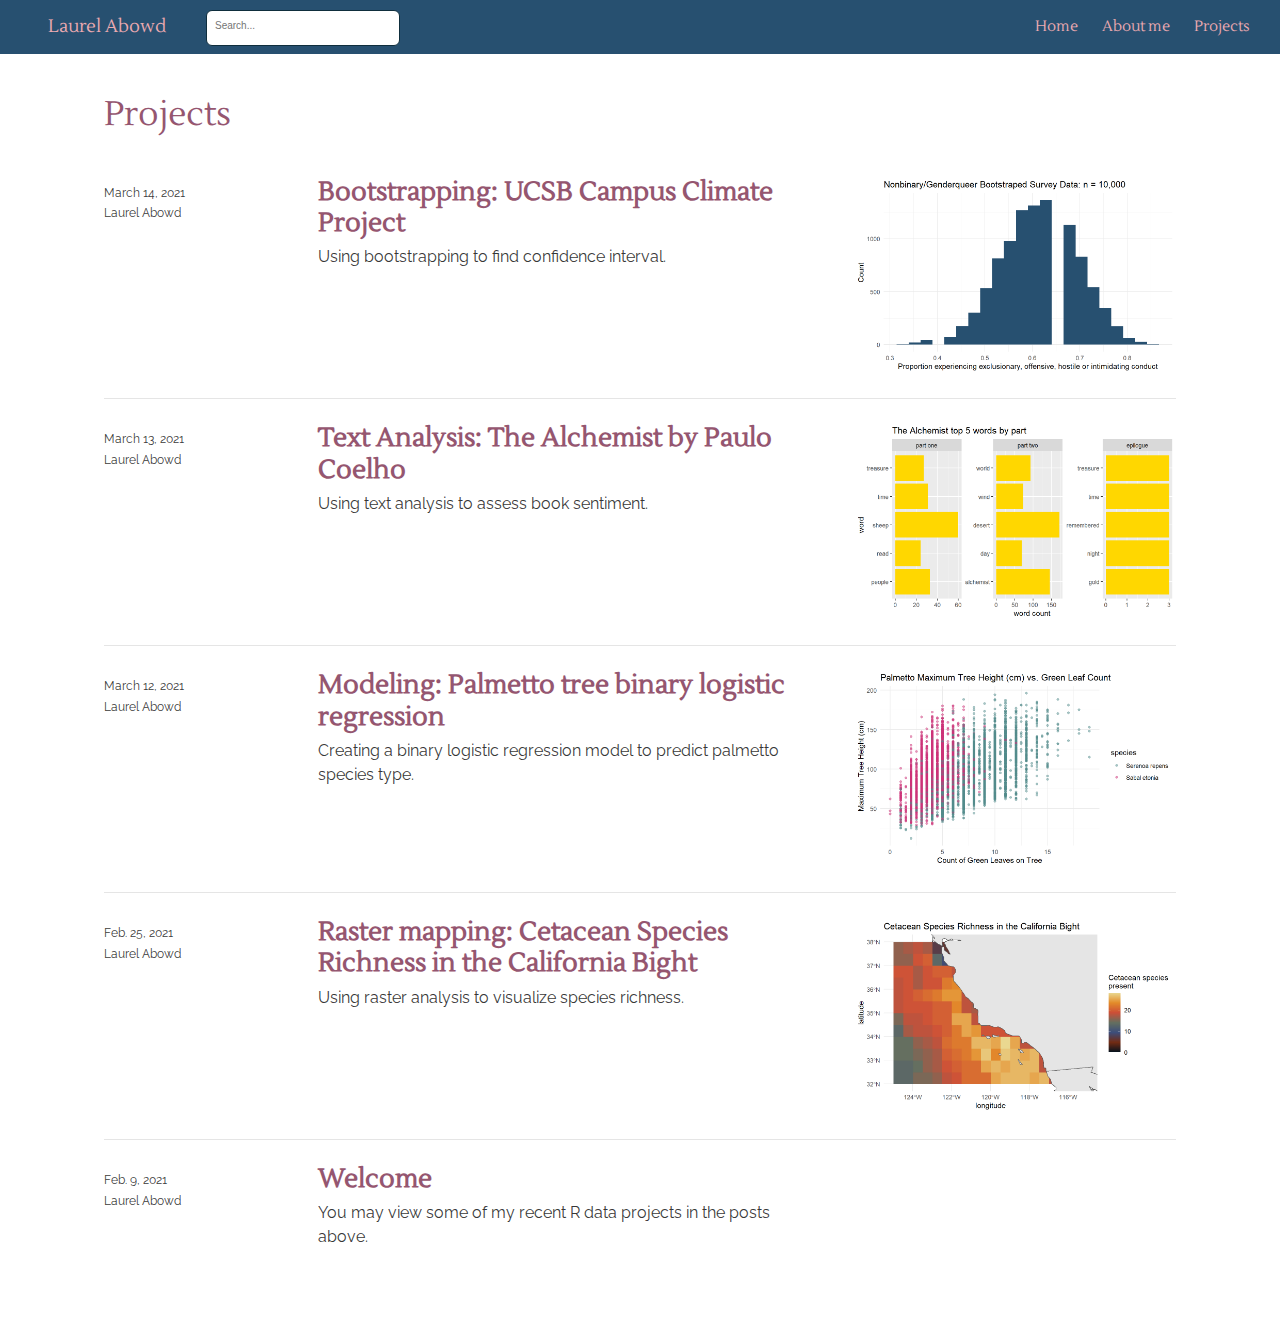
<file: docs/blog.html>
<!DOCTYPE html>

<html xmlns="http://www.w3.org/1999/xhtml" lang="" xml:lang="">

<head>
  <meta charset="utf-8"/>
  <meta name="viewport" content="width=device-width, initial-scale=1"/>
  <meta http-equiv="X-UA-Compatible" content="IE=Edge,chrome=1"/>
  <meta name="generator" content="distill" />

  <style type="text/css">
  /* Hide doc at startup (prevent jankiness while JS renders/transforms) */
  body {
    visibility: hidden;
  }
  </style>

 <!--radix_placeholder_import_source-->
 <!--/radix_placeholder_import_source-->

<style type="text/css">code{white-space: pre;}</style>
<style type="text/css" data-origin="pandoc">
pre > code.sourceCode { white-space: pre; position: relative; }
pre > code.sourceCode > span { display: inline-block; line-height: 1.25; }
pre > code.sourceCode > span:empty { height: 1.2em; }
code.sourceCode > span { color: inherit; text-decoration: inherit; }
div.sourceCode { margin: 1em 0; }
pre.sourceCode { margin: 0; }
@media screen {
div.sourceCode { overflow: auto; }
}
@media print {
pre > code.sourceCode { white-space: pre-wrap; }
pre > code.sourceCode > span { text-indent: -5em; padding-left: 5em; }
}
pre.numberSource code
  { counter-reset: source-line 0; }
pre.numberSource code > span
  { position: relative; left: -4em; counter-increment: source-line; }
pre.numberSource code > span > a:first-child::before
  { content: counter(source-line);
    position: relative; left: -1em; text-align: right; vertical-align: baseline;
    border: none; display: inline-block;
    -webkit-touch-callout: none; -webkit-user-select: none;
    -khtml-user-select: none; -moz-user-select: none;
    -ms-user-select: none; user-select: none;
    padding: 0 4px; width: 4em;
    color: #aaaaaa;
  }
pre.numberSource { margin-left: 3em; border-left: 1px solid #aaaaaa;  padding-left: 4px; }
div.sourceCode
  {   }
@media screen {
pre > code.sourceCode > span > a:first-child::before { text-decoration: underline; }
}
code span.al { color: #ad0000; } /* Alert */
code span.an { color: #5e5e5e; } /* Annotation */
code span.at { color: #20794d; } /* Attribute */
code span.bn { color: #ad0000; } /* BaseN */
code span.bu { } /* BuiltIn */
code span.cf { color: #007ba5; } /* ControlFlow */
code span.ch { color: #20794d; } /* Char */
code span.cn { color: #8f5902; } /* Constant */
code span.co { color: #5e5e5e; } /* Comment */
code span.cv { color: #5e5e5e; font-style: italic; } /* CommentVar */
code span.do { color: #5e5e5e; font-style: italic; } /* Documentation */
code span.dt { color: #ad0000; } /* DataType */
code span.dv { color: #ad0000; } /* DecVal */
code span.er { color: #ad0000; } /* Error */
code span.ex { } /* Extension */
code span.fl { color: #ad0000; } /* Float */
code span.fu { color: #4758ab; } /* Function */
code span.im { } /* Import */
code span.in { color: #5e5e5e; } /* Information */
code span.kw { color: #007ba5; } /* Keyword */
code span.op { color: #5e5e5e; } /* Operator */
code span.ot { color: #007ba5; } /* Other */
code span.pp { color: #ad0000; } /* Preprocessor */
code span.sc { color: #20794d; } /* SpecialChar */
code span.ss { color: #20794d; } /* SpecialString */
code span.st { color: #20794d; } /* String */
code span.va { color: #111111; } /* Variable */
code span.vs { color: #20794d; } /* VerbatimString */
code span.wa { color: #5e5e5e; font-style: italic; } /* Warning */
</style>

  <!--radix_placeholder_meta_tags-->
  <title>Laurel Abowd: Projects</title>




  <!--  https://developers.facebook.com/docs/sharing/webmasters#markup -->
  <meta property="og:title" content="Laurel Abowd: Projects"/>
  <meta property="og:type" content="article"/>
  <meta property="og:locale" content="en_US"/>
  <meta property="og:site_name" content="Laurel Abowd"/>

  <!--  https://dev.twitter.com/cards/types/summary -->
  <meta property="twitter:card" content="summary"/>
  <meta property="twitter:title" content="Laurel Abowd: Projects"/>

  <!--/radix_placeholder_meta_tags-->
  <!--radix_placeholder_rmarkdown_metadata-->

  <script type="text/json" id="radix-rmarkdown-metadata">
  {"type":"list","attributes":{"names":{"type":"character","attributes":{},"value":["title","listing"]}},"value":[{"type":"character","attributes":{},"value":["Projects"]},{"type":"character","attributes":{},"value":["posts"]}]}
  </script>
  <!--/radix_placeholder_rmarkdown_metadata-->
  <!--radix_placeholder_navigation_in_header-->
  <meta name="distill:offset" content=""/>

  <script type="application/javascript">

    window.headroom_prevent_pin = false;

    window.document.addEventListener("DOMContentLoaded", function (event) {

      // initialize headroom for banner
      var header = $('header').get(0);
      var headerHeight = header.offsetHeight;
      var headroom = new Headroom(header, {
        tolerance: 5,
        onPin : function() {
          if (window.headroom_prevent_pin) {
            window.headroom_prevent_pin = false;
            headroom.unpin();
          }
        }
      });
      headroom.init();
      if(window.location.hash)
        headroom.unpin();
      $(header).addClass('headroom--transition');

      // offset scroll location for banner on hash change
      // (see: https://github.com/WickyNilliams/headroom.js/issues/38)
      window.addEventListener("hashchange", function(event) {
        window.scrollTo(0, window.pageYOffset - (headerHeight + 25));
      });

      // responsive menu
      $('.distill-site-header').each(function(i, val) {
        var topnav = $(this);
        var toggle = topnav.find('.nav-toggle');
        toggle.on('click', function() {
          topnav.toggleClass('responsive');
        });
      });

      // nav dropdowns
      $('.nav-dropbtn').click(function(e) {
        $(this).next('.nav-dropdown-content').toggleClass('nav-dropdown-active');
        $(this).parent().siblings('.nav-dropdown')
           .children('.nav-dropdown-content').removeClass('nav-dropdown-active');
      });
      $("body").click(function(e){
        $('.nav-dropdown-content').removeClass('nav-dropdown-active');
      });
      $(".nav-dropdown").click(function(e){
        e.stopPropagation();
      });
    });
  </script>

  <style type="text/css">

  /* Theme (user-documented overrideables for nav appearance) */

  .distill-site-nav {
    color: rgba(255, 255, 255, 0.8);
    background-color: #0F2E3D;
    font-size: 15px;
    font-weight: 300;
  }

  .distill-site-nav a {
    color: inherit;
    text-decoration: none;
  }

  .distill-site-nav a:hover {
    color: white;
  }

  @media print {
    .distill-site-nav {
      display: none;
    }
  }

  .distill-site-header {

  }

  .distill-site-footer {

  }


  /* Site Header */

  .distill-site-header {
    width: 100%;
    box-sizing: border-box;
    z-index: 3;
  }

  .distill-site-header .nav-left {
    display: inline-block;
    margin-left: 8px;
  }

  @media screen and (max-width: 768px) {
    .distill-site-header .nav-left {
      margin-left: 0;
    }
  }


  .distill-site-header .nav-right {
    float: right;
    margin-right: 8px;
  }

  .distill-site-header a,
  .distill-site-header .title {
    display: inline-block;
    text-align: center;
    padding: 14px 10px 14px 10px;
  }

  .distill-site-header .title {
    font-size: 18px;
    min-width: 150px;
  }

  .distill-site-header .logo {
    padding: 0;
  }

  .distill-site-header .logo img {
    display: none;
    max-height: 20px;
    width: auto;
    margin-bottom: -4px;
  }

  .distill-site-header .nav-image img {
    max-height: 18px;
    width: auto;
    display: inline-block;
    margin-bottom: -3px;
  }



  @media screen and (min-width: 1000px) {
    .distill-site-header .logo img {
      display: inline-block;
    }
    .distill-site-header .nav-left {
      margin-left: 20px;
    }
    .distill-site-header .nav-right {
      margin-right: 20px;
    }
    .distill-site-header .title {
      padding-left: 12px;
    }
  }


  .distill-site-header .nav-toggle {
    display: none;
  }

  .nav-dropdown {
    display: inline-block;
    position: relative;
  }

  .nav-dropdown .nav-dropbtn {
    border: none;
    outline: none;
    color: rgba(255, 255, 255, 0.8);
    padding: 16px 10px;
    background-color: transparent;
    font-family: inherit;
    font-size: inherit;
    font-weight: inherit;
    margin: 0;
    margin-top: 1px;
    z-index: 2;
  }

  .nav-dropdown-content {
    display: none;
    position: absolute;
    background-color: white;
    min-width: 200px;
    border: 1px solid rgba(0,0,0,0.15);
    border-radius: 4px;
    box-shadow: 0px 8px 16px 0px rgba(0,0,0,0.1);
    z-index: 1;
    margin-top: 2px;
    white-space: nowrap;
    padding-top: 4px;
    padding-bottom: 4px;
  }

  .nav-dropdown-content hr {
    margin-top: 4px;
    margin-bottom: 4px;
    border: none;
    border-bottom: 1px solid rgba(0, 0, 0, 0.1);
  }

  .nav-dropdown-active {
    display: block;
  }

  .nav-dropdown-content a, .nav-dropdown-content .nav-dropdown-header {
    color: black;
    padding: 6px 24px;
    text-decoration: none;
    display: block;
    text-align: left;
  }

  .nav-dropdown-content .nav-dropdown-header {
    display: block;
    padding: 5px 24px;
    padding-bottom: 0;
    text-transform: uppercase;
    font-size: 14px;
    color: #999999;
    white-space: nowrap;
  }

  .nav-dropdown:hover .nav-dropbtn {
    color: white;
  }

  .nav-dropdown-content a:hover {
    background-color: #ddd;
    color: black;
  }

  .nav-right .nav-dropdown-content {
    margin-left: -45%;
    right: 0;
  }

  @media screen and (max-width: 768px) {
    .distill-site-header a, .distill-site-header .nav-dropdown  {display: none;}
    .distill-site-header a.nav-toggle {
      float: right;
      display: block;
    }
    .distill-site-header .title {
      margin-left: 0;
    }
    .distill-site-header .nav-right {
      margin-right: 0;
    }
    .distill-site-header {
      overflow: hidden;
    }
    .nav-right .nav-dropdown-content {
      margin-left: 0;
    }
  }


  @media screen and (max-width: 768px) {
    .distill-site-header.responsive {position: relative; min-height: 500px; }
    .distill-site-header.responsive a.nav-toggle {
      position: absolute;
      right: 0;
      top: 0;
    }
    .distill-site-header.responsive a,
    .distill-site-header.responsive .nav-dropdown {
      display: block;
      text-align: left;
    }
    .distill-site-header.responsive .nav-left,
    .distill-site-header.responsive .nav-right {
      width: 100%;
    }
    .distill-site-header.responsive .nav-dropdown {float: none;}
    .distill-site-header.responsive .nav-dropdown-content {position: relative;}
    .distill-site-header.responsive .nav-dropdown .nav-dropbtn {
      display: block;
      width: 100%;
      text-align: left;
    }
  }

  /* Site Footer */

  .distill-site-footer {
    width: 100%;
    overflow: hidden;
    box-sizing: border-box;
    z-index: 3;
    margin-top: 30px;
    padding-top: 30px;
    padding-bottom: 30px;
    text-align: center;
  }

  /* Headroom */

  d-title {
    padding-top: 6rem;
  }

  @media print {
    d-title {
      padding-top: 4rem;
    }
  }

  .headroom {
    z-index: 1000;
    position: fixed;
    top: 0;
    left: 0;
    right: 0;
  }

  .headroom--transition {
    transition: all .4s ease-in-out;
  }

  .headroom--unpinned {
    top: -100px;
  }

  .headroom--pinned {
    top: 0;
  }

  /* adjust viewport for navbar height */
  /* helps vertically center bootstrap (non-distill) content */
  .min-vh-100 {
    min-height: calc(100vh - 100px) !important;
  }

  </style>

  <script src="site_libs/jquery-1.11.3/jquery.min.js"></script>
  <link href="site_libs/font-awesome-5.1.0/css/all.css" rel="stylesheet"/>
  <link href="site_libs/font-awesome-5.1.0/css/v4-shims.css" rel="stylesheet"/>
  <script src="site_libs/headroom-0.9.4/headroom.min.js"></script>
  <script src="site_libs/autocomplete-0.37.1/autocomplete.min.js"></script>
  <script src="site_libs/fuse-6.4.1/fuse.min.js"></script>

  <script type="application/javascript">

  function getMeta(metaName) {
    var metas = document.getElementsByTagName('meta');
    for (let i = 0; i < metas.length; i++) {
      if (metas[i].getAttribute('name') === metaName) {
        return metas[i].getAttribute('content');
      }
    }
    return '';
  }

  function offsetURL(url) {
    var offset = getMeta('distill:offset');
    return offset ? offset + '/' + url : url;
  }

  function createFuseIndex() {

    // create fuse index
    var options = {
      keys: [
        { name: 'title', weight: 20 },
        { name: 'categories', weight: 15 },
        { name: 'description', weight: 10 },
        { name: 'contents', weight: 5 },
      ],
      ignoreLocation: true,
      threshold: 0
    };
    var fuse = new window.Fuse([], options);

    // fetch the main search.json
    return fetch(offsetURL('search.json'))
      .then(function(response) {
        if (response.status == 200) {
          return response.json().then(function(json) {
            // index main articles
            json.articles.forEach(function(article) {
              fuse.add(article);
            });
            // download collections and index their articles
            return Promise.all(json.collections.map(function(collection) {
              return fetch(offsetURL(collection)).then(function(response) {
                if (response.status === 200) {
                  return response.json().then(function(articles) {
                    articles.forEach(function(article) {
                      fuse.add(article);
                    });
                  })
                } else {
                  return Promise.reject(
                    new Error('Unexpected status from search index request: ' +
                              response.status)
                  );
                }
              });
            })).then(function() {
              return fuse;
            });
          });

        } else {
          return Promise.reject(
            new Error('Unexpected status from search index request: ' +
                        response.status)
          );
        }
      });
  }

  window.document.addEventListener("DOMContentLoaded", function (event) {

    // get search element (bail if we don't have one)
    var searchEl = window.document.getElementById('distill-search');
    if (!searchEl)
      return;

    createFuseIndex()
      .then(function(fuse) {

        // make search box visible
        searchEl.classList.remove('hidden');

        // initialize autocomplete
        var options = {
          autoselect: true,
          hint: false,
          minLength: 2,
        };
        window.autocomplete(searchEl, options, [{
          source: function(query, callback) {
            const searchOptions = {
              isCaseSensitive: false,
              shouldSort: true,
              minMatchCharLength: 2,
              limit: 10,
            };
            var results = fuse.search(query, searchOptions);
            callback(results
              .map(function(result) { return result.item; })
            );
          },
          templates: {
            suggestion: function(suggestion) {
              var img = suggestion.preview && Object.keys(suggestion.preview).length > 0
                ? `<img src="${offsetURL(suggestion.preview)}"</img>`
                : '';
              var html = `
                <div class="search-item">
                  <h3>${suggestion.title}</h3>
                  <div class="search-item-description">
                    ${suggestion.description || ''}
                  </div>
                  <div class="search-item-preview">
                    ${img}
                  </div>
                </div>
              `;
              return html;
            }
          }
        }]).on('autocomplete:selected', function(event, suggestion) {
          window.location.href = offsetURL(suggestion.path);
        });
        // remove inline display style on autocompleter (we want to
        // manage responsive display via css)
        $('.algolia-autocomplete').css("display", "");
      })
      .catch(function(error) {
        console.log(error);
      });

  });

  </script>

  <style type="text/css">

  .nav-search {
    font-size: x-small;
  }

  /* Algolioa Autocomplete */

  .algolia-autocomplete {
    display: inline-block;
    margin-left: 10px;
    vertical-align: sub;
    background-color: white;
    color: black;
    padding: 6px;
    padding-top: 8px;
    padding-bottom: 0;
    border-radius: 6px;
    border: 1px #0F2E3D solid;
    width: 180px;
  }


  @media screen and (max-width: 768px) {
    .distill-site-nav .algolia-autocomplete {
      display: none;
      visibility: hidden;
    }
    .distill-site-nav.responsive .algolia-autocomplete {
      display: inline-block;
      visibility: visible;
    }
    .distill-site-nav.responsive .algolia-autocomplete .aa-dropdown-menu {
      margin-left: 0;
      width: 400px;
      max-height: 400px;
    }
  }

  .algolia-autocomplete .aa-input, .algolia-autocomplete .aa-hint {
    width: 90%;
    outline: none;
    border: none;
  }

  .algolia-autocomplete .aa-hint {
    color: #999;
  }
  .algolia-autocomplete .aa-dropdown-menu {
    width: 550px;
    max-height: 70vh;
    overflow-x: visible;
    overflow-y: scroll;
    padding: 5px;
    margin-top: 3px;
    margin-left: -150px;
    background-color: #fff;
    border-radius: 5px;
    border: 1px solid #999;
    border-top: none;
  }

  .algolia-autocomplete .aa-dropdown-menu .aa-suggestion {
    cursor: pointer;
    padding: 5px 4px;
    border-bottom: 1px solid #eee;
  }

  .algolia-autocomplete .aa-dropdown-menu .aa-suggestion:last-of-type {
    border-bottom: none;
    margin-bottom: 2px;
  }

  .algolia-autocomplete .aa-dropdown-menu .aa-suggestion .search-item {
    overflow: hidden;
    font-size: 0.8em;
    line-height: 1.4em;
  }

  .algolia-autocomplete .aa-dropdown-menu .aa-suggestion .search-item h3 {
    font-size: 1rem;
    margin-block-start: 0;
    margin-block-end: 5px;
  }

  .algolia-autocomplete .aa-dropdown-menu .aa-suggestion .search-item-description {
    display: inline-block;
    overflow: hidden;
    height: 2.8em;
    width: 80%;
    margin-right: 4%;
  }

  .algolia-autocomplete .aa-dropdown-menu .aa-suggestion .search-item-preview {
    display: inline-block;
    width: 15%;
  }

  .algolia-autocomplete .aa-dropdown-menu .aa-suggestion .search-item-preview img {
    height: 3em;
    width: auto;
    display: none;
  }

  .algolia-autocomplete .aa-dropdown-menu .aa-suggestion .search-item-preview img[src] {
    display: initial;
  }

  .algolia-autocomplete .aa-dropdown-menu .aa-suggestion.aa-cursor {
    background-color: #eee;
  }
  .algolia-autocomplete .aa-dropdown-menu .aa-suggestion em {
    font-weight: bold;
    font-style: normal;
  }

  </style>


  <!--/radix_placeholder_navigation_in_header-->
  <!--radix_placeholder_distill-->

  <style type="text/css">

  body {
    background-color: white;
  }

  .pandoc-table {
    width: 100%;
  }

  .pandoc-table>caption {
    margin-bottom: 10px;
  }

  .pandoc-table th:not([align]) {
    text-align: left;
  }

  .pagedtable-footer {
    font-size: 15px;
  }

  d-byline .byline {
    grid-template-columns: 2fr 2fr;
  }

  d-byline .byline h3 {
    margin-block-start: 1.5em;
  }

  d-byline .byline .authors-affiliations h3 {
    margin-block-start: 0.5em;
  }

  .authors-affiliations .orcid-id {
    width: 16px;
    height:16px;
    margin-left: 4px;
    margin-right: 4px;
    vertical-align: middle;
    padding-bottom: 2px;
  }

  d-title .dt-tags {
    margin-top: 1em;
    grid-column: text;
  }

  .dt-tags .dt-tag {
    text-decoration: none;
    display: inline-block;
    color: rgba(0,0,0,0.6);
    padding: 0em 0.4em;
    margin-right: 0.5em;
    margin-bottom: 0.4em;
    font-size: 70%;
    border: 1px solid rgba(0,0,0,0.2);
    border-radius: 3px;
    text-transform: uppercase;
    font-weight: 500;
  }

  d-article table.gt_table td,
  d-article table.gt_table th {
    border-bottom: none;
  }

  .html-widget {
    margin-bottom: 2.0em;
  }

  .l-screen-inset {
    padding-right: 16px;
  }

  .l-screen .caption {
    margin-left: 10px;
  }

  .shaded {
    background: rgb(247, 247, 247);
    padding-top: 20px;
    padding-bottom: 20px;
    border-top: 1px solid rgba(0, 0, 0, 0.1);
    border-bottom: 1px solid rgba(0, 0, 0, 0.1);
  }

  .shaded .html-widget {
    margin-bottom: 0;
    border: 1px solid rgba(0, 0, 0, 0.1);
  }

  .shaded .shaded-content {
    background: white;
  }

  .text-output {
    margin-top: 0;
    line-height: 1.5em;
  }

  .hidden {
    display: none !important;
  }

  d-article {
    padding-top: 2.5rem;
    padding-bottom: 30px;
  }

  d-appendix {
    padding-top: 30px;
  }

  d-article>p>img {
    width: 100%;
  }

  d-article h2 {
    margin: 1rem 0 1.5rem 0;
  }

  d-article h3 {
    margin-top: 1.5rem;
  }

  d-article iframe {
    border: 1px solid rgba(0, 0, 0, 0.1);
    margin-bottom: 2.0em;
    width: 100%;
  }

  /* Tweak code blocks */

  d-article div.sourceCode code,
  d-article pre code {
    font-family: Consolas, Monaco, 'Andale Mono', 'Ubuntu Mono', monospace;
  }

  d-article pre,
  d-article div.sourceCode,
  d-article div.sourceCode pre {
    overflow: auto;
  }

  d-article div.sourceCode {
    background-color: white;
  }

  d-article div.sourceCode pre {
    padding-left: 10px;
    font-size: 12px;
    border-left: 2px solid rgba(0,0,0,0.1);
  }

  d-article pre {
    font-size: 12px;
    color: black;
    background: none;
    margin-top: 0;
    text-align: left;
    white-space: pre;
    word-spacing: normal;
    word-break: normal;
    word-wrap: normal;
    line-height: 1.5;

    -moz-tab-size: 4;
    -o-tab-size: 4;
    tab-size: 4;

    -webkit-hyphens: none;
    -moz-hyphens: none;
    -ms-hyphens: none;
    hyphens: none;
  }

  d-article pre a {
    border-bottom: none;
  }

  d-article pre a:hover {
    border-bottom: none;
    text-decoration: underline;
  }

  d-article details {
    grid-column: text;
    margin-bottom: 0.8em;
  }

  @media(min-width: 768px) {

  d-article pre,
  d-article div.sourceCode,
  d-article div.sourceCode pre {
    overflow: visible !important;
  }

  d-article div.sourceCode pre {
    padding-left: 18px;
    font-size: 14px;
  }

  d-article pre {
    font-size: 14px;
  }

  }

  figure img.external {
    background: white;
    border: 1px solid rgba(0, 0, 0, 0.1);
    box-shadow: 0 1px 8px rgba(0, 0, 0, 0.1);
    padding: 18px;
    box-sizing: border-box;
  }

  /* CSS for d-contents */

  .d-contents {
    grid-column: text;
    color: rgba(0,0,0,0.8);
    font-size: 0.9em;
    padding-bottom: 1em;
    margin-bottom: 1em;
    padding-bottom: 0.5em;
    margin-bottom: 1em;
    padding-left: 0.25em;
    justify-self: start;
  }

  @media(min-width: 1000px) {
    .d-contents.d-contents-float {
      height: 0;
      grid-column-start: 1;
      grid-column-end: 4;
      justify-self: center;
      padding-right: 3em;
      padding-left: 2em;
    }
  }

  .d-contents nav h3 {
    font-size: 18px;
    margin-top: 0;
    margin-bottom: 1em;
  }

  .d-contents li {
    list-style-type: none
  }

  .d-contents nav > ul {
    padding-left: 0;
  }

  .d-contents ul {
    padding-left: 1em
  }

  .d-contents nav ul li {
    margin-top: 0.6em;
    margin-bottom: 0.2em;
  }

  .d-contents nav a {
    font-size: 13px;
    border-bottom: none;
    text-decoration: none
    color: rgba(0, 0, 0, 0.8);
  }

  .d-contents nav a:hover {
    text-decoration: underline solid rgba(0, 0, 0, 0.6)
  }

  .d-contents nav > ul > li > a {
    font-weight: 600;
  }

  .d-contents nav > ul > li > ul {
    font-weight: inherit;
  }

  .d-contents nav > ul > li > ul > li {
    margin-top: 0.2em;
  }


  .d-contents nav ul {
    margin-top: 0;
    margin-bottom: 0.25em;
  }

  .d-article-with-toc h2:nth-child(2) {
    margin-top: 0;
  }


  /* Figure */

  .figure {
    position: relative;
    margin-bottom: 2.5em;
    margin-top: 1.5em;
  }

  .figure img {
    width: 100%;
  }

  .figure .caption {
    color: rgba(0, 0, 0, 0.6);
    font-size: 12px;
    line-height: 1.5em;
  }

  .figure img.external {
    background: white;
    border: 1px solid rgba(0, 0, 0, 0.1);
    box-shadow: 0 1px 8px rgba(0, 0, 0, 0.1);
    padding: 18px;
    box-sizing: border-box;
  }

  .figure .caption a {
    color: rgba(0, 0, 0, 0.6);
  }

  .figure .caption b,
  .figure .caption strong, {
    font-weight: 600;
    color: rgba(0, 0, 0, 1.0);
  }

  /* Citations */

  d-article .citation {
    color: inherit;
    cursor: inherit;
  }

  div.hanging-indent{
    margin-left: 1em; text-indent: -1em;
  }

  /* Citation hover box */

  .tippy-box[data-theme~=light-border] {
    background-color: rgba(250, 250, 250, 0.95);
  }

  .tippy-content > p {
    margin-bottom: 0;
    padding: 2px;
  }


  /* Tweak 1000px media break to show more text */

  @media(min-width: 1000px) {
    .base-grid,
    distill-header,
    d-title,
    d-abstract,
    d-article,
    d-appendix,
    distill-appendix,
    d-byline,
    d-footnote-list,
    d-citation-list,
    distill-footer {
      grid-template-columns: [screen-start] 1fr [page-start kicker-start] 80px [middle-start] 50px [text-start kicker-end] 65px 65px 65px 65px 65px 65px 65px 65px [text-end gutter-start] 65px [middle-end] 65px [page-end gutter-end] 1fr [screen-end];
      grid-column-gap: 16px;
    }

    .grid {
      grid-column-gap: 16px;
    }

    d-article {
      font-size: 1.06rem;
      line-height: 1.7em;
    }
    figure .caption, .figure .caption, figure figcaption {
      font-size: 13px;
    }
  }

  @media(min-width: 1180px) {
    .base-grid,
    distill-header,
    d-title,
    d-abstract,
    d-article,
    d-appendix,
    distill-appendix,
    d-byline,
    d-footnote-list,
    d-citation-list,
    distill-footer {
      grid-template-columns: [screen-start] 1fr [page-start kicker-start] 60px [middle-start] 60px [text-start kicker-end] 60px 60px 60px 60px 60px 60px 60px 60px [text-end gutter-start] 60px [middle-end] 60px [page-end gutter-end] 1fr [screen-end];
      grid-column-gap: 32px;
    }

    .grid {
      grid-column-gap: 32px;
    }
  }


  /* Get the citation styles for the appendix (not auto-injected on render since
     we do our own rendering of the citation appendix) */

  d-appendix .citation-appendix,
  .d-appendix .citation-appendix {
    font-size: 11px;
    line-height: 15px;
    border-left: 1px solid rgba(0, 0, 0, 0.1);
    padding-left: 18px;
    border: 1px solid rgba(0,0,0,0.1);
    background: rgba(0, 0, 0, 0.02);
    padding: 10px 18px;
    border-radius: 3px;
    color: rgba(150, 150, 150, 1);
    overflow: hidden;
    margin-top: -12px;
    white-space: pre-wrap;
    word-wrap: break-word;
  }

  /* Include appendix styles here so they can be overridden */

  d-appendix {
    contain: layout style;
    font-size: 0.8em;
    line-height: 1.7em;
    margin-top: 60px;
    margin-bottom: 0;
    border-top: 1px solid rgba(0, 0, 0, 0.1);
    color: rgba(0,0,0,0.5);
    padding-top: 60px;
    padding-bottom: 48px;
  }

  d-appendix h3 {
    grid-column: page-start / text-start;
    font-size: 15px;
    font-weight: 500;
    margin-top: 1em;
    margin-bottom: 0;
    color: rgba(0,0,0,0.65);
  }

  d-appendix h3 + * {
    margin-top: 1em;
  }

  d-appendix ol {
    padding: 0 0 0 15px;
  }

  @media (min-width: 768px) {
    d-appendix ol {
      padding: 0 0 0 30px;
      margin-left: -30px;
    }
  }

  d-appendix li {
    margin-bottom: 1em;
  }

  d-appendix a {
    color: rgba(0, 0, 0, 0.6);
  }

  d-appendix > * {
    grid-column: text;
  }

  d-appendix > d-footnote-list,
  d-appendix > d-citation-list,
  d-appendix > distill-appendix {
    grid-column: screen;
  }

  /* Include footnote styles here so they can be overridden */

  d-footnote-list {
    contain: layout style;
  }

  d-footnote-list > * {
    grid-column: text;
  }

  d-footnote-list a.footnote-backlink {
    color: rgba(0,0,0,0.3);
    padding-left: 0.5em;
  }



  /* Anchor.js */

  .anchorjs-link {
    /*transition: all .25s linear; */
    text-decoration: none;
    border-bottom: none;
  }
  *:hover > .anchorjs-link {
    margin-left: -1.125em !important;
    text-decoration: none;
    border-bottom: none;
  }

  /* Social footer */

  .social_footer {
    margin-top: 30px;
    margin-bottom: 0;
    color: rgba(0,0,0,0.67);
  }

  .disqus-comments {
    margin-right: 30px;
  }

  .disqus-comment-count {
    border-bottom: 1px solid rgba(0, 0, 0, 0.4);
    cursor: pointer;
  }

  #disqus_thread {
    margin-top: 30px;
  }

  .article-sharing a {
    border-bottom: none;
    margin-right: 8px;
  }

  .article-sharing a:hover {
    border-bottom: none;
  }

  .sidebar-section.subscribe {
    font-size: 12px;
    line-height: 1.6em;
  }

  .subscribe p {
    margin-bottom: 0.5em;
  }


  .article-footer .subscribe {
    font-size: 15px;
    margin-top: 45px;
  }


  .sidebar-section.custom {
    font-size: 12px;
    line-height: 1.6em;
  }

  .custom p {
    margin-bottom: 0.5em;
  }

  /* Styles for listing layout (hide title) */
  .layout-listing d-title, .layout-listing .d-title {
    display: none;
  }

  /* Styles for posts lists (not auto-injected) */


  .posts-with-sidebar {
    padding-left: 45px;
    padding-right: 45px;
  }

  .posts-list .description h2,
  .posts-list .description p {
    font-family: -apple-system, BlinkMacSystemFont, "Segoe UI", Roboto, Oxygen, Ubuntu, Cantarell, "Fira Sans", "Droid Sans", "Helvetica Neue", Arial, sans-serif;
  }

  .posts-list .description h2 {
    font-weight: 700;
    border-bottom: none;
    padding-bottom: 0;
  }

  .posts-list h2.post-tag {
    border-bottom: 1px solid rgba(0, 0, 0, 0.2);
    padding-bottom: 12px;
  }
  .posts-list {
    margin-top: 60px;
    margin-bottom: 24px;
  }

  .posts-list .post-preview {
    text-decoration: none;
    overflow: hidden;
    display: block;
    border-bottom: 1px solid rgba(0, 0, 0, 0.1);
    padding: 24px 0;
  }

  .post-preview-last {
    border-bottom: none !important;
  }

  .posts-list .posts-list-caption {
    grid-column: screen;
    font-weight: 400;
  }

  .posts-list .post-preview h2 {
    margin: 0 0 6px 0;
    line-height: 1.2em;
    font-style: normal;
    font-size: 24px;
  }

  .posts-list .post-preview p {
    margin: 0 0 12px 0;
    line-height: 1.4em;
    font-size: 16px;
  }

  .posts-list .post-preview .thumbnail {
    box-sizing: border-box;
    margin-bottom: 24px;
    position: relative;
    max-width: 500px;
  }
  .posts-list .post-preview img {
    width: 100%;
    display: block;
  }

  .posts-list .metadata {
    font-size: 12px;
    line-height: 1.4em;
    margin-bottom: 18px;
  }

  .posts-list .metadata > * {
    display: inline-block;
  }

  .posts-list .metadata .publishedDate {
    margin-right: 2em;
  }

  .posts-list .metadata .dt-authors {
    display: block;
    margin-top: 0.3em;
    margin-right: 2em;
  }

  .posts-list .dt-tags {
    display: block;
    line-height: 1em;
  }

  .posts-list .dt-tags .dt-tag {
    display: inline-block;
    color: rgba(0,0,0,0.6);
    padding: 0.3em 0.4em;
    margin-right: 0.2em;
    margin-bottom: 0.4em;
    font-size: 60%;
    border: 1px solid rgba(0,0,0,0.2);
    border-radius: 3px;
    text-transform: uppercase;
    font-weight: 500;
  }

  .posts-list img {
    opacity: 1;
  }

  .posts-list img[data-src] {
    opacity: 0;
  }

  .posts-more {
    clear: both;
  }


  .posts-sidebar {
    font-size: 16px;
  }

  .posts-sidebar h3 {
    font-size: 16px;
    margin-top: 0;
    margin-bottom: 0.5em;
    font-weight: 400;
    text-transform: uppercase;
  }

  .sidebar-section {
    margin-bottom: 30px;
  }

  .categories ul {
    list-style-type: none;
    margin: 0;
    padding: 0;
  }

  .categories li {
    color: rgba(0, 0, 0, 0.8);
    margin-bottom: 0;
  }

  .categories li>a {
    border-bottom: none;
  }

  .categories li>a:hover {
    border-bottom: 1px solid rgba(0, 0, 0, 0.4);
  }

  .categories .active {
    font-weight: 600;
  }

  .categories .category-count {
    color: rgba(0, 0, 0, 0.4);
  }


  @media(min-width: 768px) {
    .posts-list .post-preview h2 {
      font-size: 26px;
    }
    .posts-list .post-preview .thumbnail {
      float: right;
      width: 30%;
      margin-bottom: 0;
    }
    .posts-list .post-preview .description {
      float: left;
      width: 45%;
    }
    .posts-list .post-preview .metadata {
      float: left;
      width: 20%;
      margin-top: 8px;
    }
    .posts-list .post-preview p {
      margin: 0 0 12px 0;
      line-height: 1.5em;
      font-size: 16px;
    }
    .posts-with-sidebar .posts-list {
      float: left;
      width: 75%;
    }
    .posts-with-sidebar .posts-sidebar {
      float: right;
      width: 20%;
      margin-top: 60px;
      padding-top: 24px;
      padding-bottom: 24px;
    }
  }


  /* Improve display for browsers without grid (IE/Edge <= 15) */

  .downlevel {
    line-height: 1.6em;
    font-family: -apple-system, BlinkMacSystemFont, "Segoe UI", Roboto, Oxygen, Ubuntu, Cantarell, "Fira Sans", "Droid Sans", "Helvetica Neue", Arial, sans-serif;
    margin: 0;
  }

  .downlevel .d-title {
    padding-top: 6rem;
    padding-bottom: 1.5rem;
  }

  .downlevel .d-title h1 {
    font-size: 50px;
    font-weight: 700;
    line-height: 1.1em;
    margin: 0 0 0.5rem;
  }

  .downlevel .d-title p {
    font-weight: 300;
    font-size: 1.2rem;
    line-height: 1.55em;
    margin-top: 0;
  }

  .downlevel .d-byline {
    padding-top: 0.8em;
    padding-bottom: 0.8em;
    font-size: 0.8rem;
    line-height: 1.8em;
  }

  .downlevel .section-separator {
    border: none;
    border-top: 1px solid rgba(0, 0, 0, 0.1);
  }

  .downlevel .d-article {
    font-size: 1.06rem;
    line-height: 1.7em;
    padding-top: 1rem;
    padding-bottom: 2rem;
  }


  .downlevel .d-appendix {
    padding-left: 0;
    padding-right: 0;
    max-width: none;
    font-size: 0.8em;
    line-height: 1.7em;
    margin-bottom: 0;
    color: rgba(0,0,0,0.5);
    padding-top: 40px;
    padding-bottom: 48px;
  }

  .downlevel .footnotes ol {
    padding-left: 13px;
  }

  .downlevel .base-grid,
  .downlevel .distill-header,
  .downlevel .d-title,
  .downlevel .d-abstract,
  .downlevel .d-article,
  .downlevel .d-appendix,
  .downlevel .distill-appendix,
  .downlevel .d-byline,
  .downlevel .d-footnote-list,
  .downlevel .d-citation-list,
  .downlevel .distill-footer,
  .downlevel .appendix-bottom,
  .downlevel .posts-container {
    padding-left: 40px;
    padding-right: 40px;
  }

  @media(min-width: 768px) {
    .downlevel .base-grid,
    .downlevel .distill-header,
    .downlevel .d-title,
    .downlevel .d-abstract,
    .downlevel .d-article,
    .downlevel .d-appendix,
    .downlevel .distill-appendix,
    .downlevel .d-byline,
    .downlevel .d-footnote-list,
    .downlevel .d-citation-list,
    .downlevel .distill-footer,
    .downlevel .appendix-bottom,
    .downlevel .posts-container {
    padding-left: 150px;
    padding-right: 150px;
    max-width: 900px;
  }
  }

  .downlevel pre code {
    display: block;
    border-left: 2px solid rgba(0, 0, 0, .1);
    padding: 0 0 0 20px;
    font-size: 14px;
  }

  .downlevel code, .downlevel pre {
    color: black;
    background: none;
    font-family: Consolas, Monaco, 'Andale Mono', 'Ubuntu Mono', monospace;
    text-align: left;
    white-space: pre;
    word-spacing: normal;
    word-break: normal;
    word-wrap: normal;
    line-height: 1.5;

    -moz-tab-size: 4;
    -o-tab-size: 4;
    tab-size: 4;

    -webkit-hyphens: none;
    -moz-hyphens: none;
    -ms-hyphens: none;
    hyphens: none;
  }

  .downlevel .posts-list .post-preview {
    color: inherit;
  }



  </style>

  <script type="application/javascript">

  function is_downlevel_browser() {
    if (bowser.isUnsupportedBrowser({ msie: "12", msedge: "16"},
                                   window.navigator.userAgent)) {
      return true;
    } else {
      return window.load_distill_framework === undefined;
    }
  }

  // show body when load is complete
  function on_load_complete() {

    // add anchors
    if (window.anchors) {
      window.anchors.options.placement = 'left';
      window.anchors.add('d-article > h2, d-article > h3, d-article > h4, d-article > h5');
    }


    // set body to visible
    document.body.style.visibility = 'visible';

    // force redraw for leaflet widgets
    if (window.HTMLWidgets) {
      var maps = window.HTMLWidgets.findAll(".leaflet");
      $.each(maps, function(i, el) {
        var map = this.getMap();
        map.invalidateSize();
        map.eachLayer(function(layer) {
          if (layer instanceof L.TileLayer)
            layer.redraw();
        });
      });
    }

    // trigger 'shown' so htmlwidgets resize
    $('d-article').trigger('shown');
  }

  function init_distill() {

    init_common();

    // create front matter
    var front_matter = $('<d-front-matter></d-front-matter>');
    $('#distill-front-matter').wrap(front_matter);

    // create d-title
    $('.d-title').changeElementType('d-title');

    // create d-byline
    var byline = $('<d-byline></d-byline>');
    $('.d-byline').replaceWith(byline);

    // create d-article
    var article = $('<d-article></d-article>');
    $('.d-article').wrap(article).children().unwrap();

    // move posts container into article
    $('.posts-container').appendTo($('d-article'));

    // create d-appendix
    $('.d-appendix').changeElementType('d-appendix');

    // flag indicating that we have appendix items
    var appendix = $('.appendix-bottom').children('h3').length > 0;

    // replace footnotes with <d-footnote>
    $('.footnote-ref').each(function(i, val) {
      appendix = true;
      var href = $(this).attr('href');
      var id = href.replace('#', '');
      var fn = $('#' + id);
      var fn_p = $('#' + id + '>p');
      fn_p.find('.footnote-back').remove();
      var text = fn_p.html();
      var dtfn = $('<d-footnote></d-footnote>');
      dtfn.html(text);
      $(this).replaceWith(dtfn);
    });
    // remove footnotes
    $('.footnotes').remove();

    // move refs into #references-listing
    $('#references-listing').replaceWith($('#refs'));

    $('h1.appendix, h2.appendix').each(function(i, val) {
      $(this).changeElementType('h3');
    });
    $('h3.appendix').each(function(i, val) {
      var id = $(this).attr('id');
      $('.d-contents a[href="#' + id + '"]').parent().remove();
      appendix = true;
      $(this).nextUntil($('h1, h2, h3')).addBack().appendTo($('d-appendix'));
    });

    // show d-appendix if we have appendix content
    $("d-appendix").css('display', appendix ? 'grid' : 'none');

    // localize layout chunks to just output
    $('.layout-chunk').each(function(i, val) {

      // capture layout
      var layout = $(this).attr('data-layout');

      // apply layout to markdown level block elements
      var elements = $(this).children().not('details, div.sourceCode, pre, script');
      elements.each(function(i, el) {
        var layout_div = $('<div class="' + layout + '"></div>');
        if (layout_div.hasClass('shaded')) {
          var shaded_content = $('<div class="shaded-content"></div>');
          $(this).wrap(shaded_content);
          $(this).parent().wrap(layout_div);
        } else {
          $(this).wrap(layout_div);
        }
      });


      // unwrap the layout-chunk div
      $(this).children().unwrap();
    });

    // remove code block used to force  highlighting css
    $('.distill-force-highlighting-css').parent().remove();

    // remove empty line numbers inserted by pandoc when using a
    // custom syntax highlighting theme
    $('code.sourceCode a:empty').remove();

    // load distill framework
    load_distill_framework();

    // wait for window.distillRunlevel == 4 to do post processing
    function distill_post_process() {

      if (!window.distillRunlevel || window.distillRunlevel < 4)
        return;

      // hide author/affiliations entirely if we have no authors
      var front_matter = JSON.parse($("#distill-front-matter").html());
      var have_authors = front_matter.authors && front_matter.authors.length > 0;
      if (!have_authors)
        $('d-byline').addClass('hidden');

      // article with toc class
      $('.d-contents').parent().addClass('d-article-with-toc');

      // strip links that point to #
      $('.authors-affiliations').find('a[href="#"]').removeAttr('href');

      // add orcid ids
      $('.authors-affiliations').find('.author').each(function(i, el) {
        var orcid_id = front_matter.authors[i].orcidID;
        if (orcid_id) {
          var a = $('<a></a>');
          a.attr('href', 'https://orcid.org/' + orcid_id);
          var img = $('<img></img>');
          img.addClass('orcid-id');
          img.attr('alt', 'ORCID ID');
          img.attr('src','[data-uri]');
          a.append(img);
          $(this).append(a);
        }
      });

      // hide elements of author/affiliations grid that have no value
      function hide_byline_column(caption) {
        $('d-byline').find('h3:contains("' + caption + '")').parent().css('visibility', 'hidden');
      }

      // affiliations
      var have_affiliations = false;
      for (var i = 0; i<front_matter.authors.length; ++i) {
        var author = front_matter.authors[i];
        if (author.affiliation !== "&nbsp;") {
          have_affiliations = true;
          break;
        }
      }
      if (!have_affiliations)
        $('d-byline').find('h3:contains("Affiliations")').css('visibility', 'hidden');

      // published date
      if (!front_matter.publishedDate)
        hide_byline_column("Published");

      // document object identifier
      var doi = $('d-byline').find('h3:contains("DOI")');
      var doi_p = doi.next().empty();
      if (!front_matter.doi) {
        // if we have a citation and valid citationText then link to that
        if ($('#citation').length > 0 && front_matter.citationText) {
          doi.html('Citation');
          $('<a href="#citation"></a>')
            .text(front_matter.citationText)
            .appendTo(doi_p);
        } else {
          hide_byline_column("DOI");
        }
      } else {
        $('<a></a>')
           .attr('href', "https://doi.org/" + front_matter.doi)
           .html(front_matter.doi)
           .appendTo(doi_p);
      }

       // change plural form of authors/affiliations
      if (front_matter.authors.length === 1) {
        var grid = $('.authors-affiliations');
        grid.children('h3:contains("Authors")').text('Author');
        grid.children('h3:contains("Affiliations")').text('Affiliation');
      }

      // remove d-appendix and d-footnote-list local styles
      $('d-appendix > style:first-child').remove();
      $('d-footnote-list > style:first-child').remove();

      // move appendix-bottom entries to the bottom
      $('.appendix-bottom').appendTo('d-appendix').children().unwrap();
      $('.appendix-bottom').remove();

      // hoverable references
      $('span.citation[data-cites]').each(function() {
        var refHtml = $('#ref-' + $(this).attr('data-cites')).html();
        window.tippy(this, {
          allowHTML: true,
          content: refHtml,
          maxWidth: 500,
          interactive: true,
          interactiveBorder: 10,
          theme: 'light-border',
          placement: 'bottom-start'
        });
      });

      // clear polling timer
      clearInterval(tid);

      // show body now that everything is ready
      on_load_complete();
    }

    var tid = setInterval(distill_post_process, 50);
    distill_post_process();

  }

  function init_downlevel() {

    init_common();

     // insert hr after d-title
    $('.d-title').after($('<hr class="section-separator"/>'));

    // check if we have authors
    var front_matter = JSON.parse($("#distill-front-matter").html());
    var have_authors = front_matter.authors && front_matter.authors.length > 0;

    // manage byline/border
    if (!have_authors)
      $('.d-byline').remove();
    $('.d-byline').after($('<hr class="section-separator"/>'));
    $('.d-byline a').remove();

    // remove toc
    $('.d-contents').remove();

    // move appendix elements
    $('h1.appendix, h2.appendix').each(function(i, val) {
      $(this).changeElementType('h3');
    });
    $('h3.appendix').each(function(i, val) {
      $(this).nextUntil($('h1, h2, h3')).addBack().appendTo($('.d-appendix'));
    });


    // inject headers into references and footnotes
    var refs_header = $('<h3></h3>');
    refs_header.text('References');
    $('#refs').prepend(refs_header);

    var footnotes_header = $('<h3></h3');
    footnotes_header.text('Footnotes');
    $('.footnotes').children('hr').first().replaceWith(footnotes_header);

    // move appendix-bottom entries to the bottom
    $('.appendix-bottom').appendTo('.d-appendix').children().unwrap();
    $('.appendix-bottom').remove();

    // remove appendix if it's empty
    if ($('.d-appendix').children().length === 0)
      $('.d-appendix').remove();

    // prepend separator above appendix
    $('.d-appendix').before($('<hr class="section-separator" style="clear: both"/>'));

    // trim code
    $('pre>code').each(function(i, val) {
      $(this).html($.trim($(this).html()));
    });

    // move posts-container right before article
    $('.posts-container').insertBefore($('.d-article'));

    $('body').addClass('downlevel');

    on_load_complete();
  }


  function init_common() {

    // jquery plugin to change element types
    (function($) {
      $.fn.changeElementType = function(newType) {
        var attrs = {};

        $.each(this[0].attributes, function(idx, attr) {
          attrs[attr.nodeName] = attr.nodeValue;
        });

        this.replaceWith(function() {
          return $("<" + newType + "/>", attrs).append($(this).contents());
        });
      };
    })(jQuery);

    // prevent underline for linked images
    $('a > img').parent().css({'border-bottom' : 'none'});

    // mark non-body figures created by knitr chunks as 100% width
    $('.layout-chunk').each(function(i, val) {
      var figures = $(this).find('img, .html-widget');
      if ($(this).attr('data-layout') !== "l-body") {
        figures.css('width', '100%');
      } else {
        figures.css('max-width', '100%');
        figures.filter("[width]").each(function(i, val) {
          var fig = $(this);
          fig.css('width', fig.attr('width') + 'px');
        });

      }
    });

    // auto-append index.html to post-preview links in file: protocol
    // and in rstudio ide preview
    $('.post-preview').each(function(i, val) {
      if (window.location.protocol === "file:")
        $(this).attr('href', $(this).attr('href') + "index.html");
    });

    // get rid of index.html references in header
    if (window.location.protocol !== "file:") {
      $('.distill-site-header a[href]').each(function(i,val) {
        $(this).attr('href', $(this).attr('href').replace("index.html", "./"));
      });
    }

    // add class to pandoc style tables
    $('tr.header').parent('thead').parent('table').addClass('pandoc-table');
    $('.kable-table').children('table').addClass('pandoc-table');

    // add figcaption style to table captions
    $('caption').parent('table').addClass("figcaption");

    // initialize posts list
    if (window.init_posts_list)
      window.init_posts_list();

    // implmement disqus comment link
    $('.disqus-comment-count').click(function() {
      window.headroom_prevent_pin = true;
      $('#disqus_thread').toggleClass('hidden');
      if (!$('#disqus_thread').hasClass('hidden')) {
        var offset = $(this).offset();
        $(window).resize();
        $('html, body').animate({
          scrollTop: offset.top - 35
        });
      }
    });
  }

  document.addEventListener('DOMContentLoaded', function() {
    if (is_downlevel_browser())
      init_downlevel();
    else
      window.addEventListener('WebComponentsReady', init_distill);
  });

  </script>

  <style type="text/css">
  /* base variables */

  /* Edit the CSS properties in this file to create a custom
     Distill theme. Only edit values in the right column
     for each row; values shown are the CSS defaults.
     To return any property to the default,
     you may set its value to: unset
     All rows must end with a semi-colon.                      */

  /* Optional: embed custom fonts here with `@import`          */
  /* This must remain at the top of this file.                 */



  html {
    /*-- Main font sizes --*/
    --title-size:      50px;
    --body-size:       1.06rem;
    --code-size:       14px;
    --aside-size:      12px;
    --fig-cap-size:    13px;
    /*-- Main font colors --*/
    --title-color:     #000000;
    --header-color:    rgba(0, 0, 0, 0.8);
    --body-color:      rgba(0, 0, 0, 0.8);
    --aside-color:     rgba(0, 0, 0, 0.6);
    --fig-cap-color:   rgba(0, 0, 0, 0.6);
    /*-- Specify custom fonts ~~~ must be imported above   --*/
    --heading-font:    sans-serif;
    --mono-font:       monospace;
    --body-font:       sans-serif;
    --navbar-font:     sans-serif;  /* websites + blogs only */
  }

  /*-- ARTICLE METADATA --*/
  d-byline {
    --heading-size:    0.6rem;
    --heading-color:   rgba(0, 0, 0, 0.5);
    --body-size:       0.8rem;
    --body-color:      rgba(0, 0, 0, 0.8);
  }

  /*-- ARTICLE TABLE OF CONTENTS --*/
  .d-contents {
    --heading-size:    18px;
    --contents-size:   13px;
  }

  /*-- ARTICLE APPENDIX --*/
  d-appendix {
    --heading-size:    15px;
    --heading-color:   rgba(0, 0, 0, 0.65);
    --text-size:       0.8em;
    --text-color:      rgba(0, 0, 0, 0.5);
  }

  /*-- WEBSITE HEADER + FOOTER --*/
  /* These properties only apply to Distill sites and blogs  */

  .distill-site-header {
    --title-size:       18px;
    --text-color:       rgba(255, 255, 255, 0.8);
    --text-size:        15px;
    --hover-color:      white;
    --bkgd-color:       #0F2E3D;
  }

  .distill-site-footer {
    --text-color:       rgba(255, 255, 255, 0.8);
    --text-size:        15px;
    --hover-color:      white;
    --bkgd-color:       #0F2E3D;
  }

  /*-- Additional custom styles --*/
  /* Add any additional CSS rules below                      */
  </style>
  <style type="text/css">
  /* base variables */

  /* Edit the CSS properties in this file to create a custom
     Distill theme. Only edit values in the right column
     for each row; values shown are the CSS defaults.
     To return any property to the default,
     you may set its value to: unset
     All rows must end with a semi-colon.                      */

  /* Optional: embed custom fonts here with `@import`          */
  /* This must remain at the top of this file.                 */
  @import url('https://fonts.googleapis.com/css2?family=Lustria&family=Raleway&display=swap');


  html {
    /*-- Main font sizes --*/
    --title-size:      50px;
    --body-size:       1.06rem;
    --code-size:       14px;
    --aside-size:      12px;
    --fig-cap-size:    13px;
    /*-- Main font colors --*/
    --title-color:     #955670;
    --header-color:    #955670;
    --body-color:      rgba(0, 0, 0, 0.8);
    --aside-color:     rgba(0, 0, 0, 0.6);
    --fig-cap-color:   rgba(0, 0, 0, 0.6);
    /*-- Specify custom fonts ~~~ must be imported above   --*/
    --heading-font:    "Lustria", serif;
    --mono-font:       "Raleway"; monospace;
    --body-font:       "Raleway"; sans-serif;
    --navbar-font:     "Lustria"; sans-serif;  /* websites + blogs only */
  }

  /*-- ARTICLE METADATA --*/
  d-byline {
    --heading-size:    0.6rem;
    --heading-color:   rgba(0, 0, 0, 0.5);
    --body-size:       0.8rem;
    --body-color:      rgba(0, 0, 0, 0.8);
  }

  /*-- ARTICLE TABLE OF CONTENTS --*/
  .d-contents {
    --heading-size:    18px;
    --contents-size:   13px;
  }

  /*-- ARTICLE APPENDIX --*/
  d-appendix {
    --heading-size:    15px;
    --heading-color:   rgba(0, 0, 0, 0.65);
    --text-size:       0.8em;
    --text-color:      rgba(0, 0, 0, 0.5);
  }

  /*-- WEBSITE HEADER + FOOTER --*/
  /* These properties only apply to Distill sites and blogs  */

  .distill-site-header {
    --title-size:       18px;
    --text-color:       #EBAAB0;
    --text-size:        15px;
    --hover-color:      white;
    --bkgd-color:       #275070;
  }

  .distill-site-footer {
    --text-color:       rgba(255, 255, 255, 0.8);
    --text-size:        15px;
    --hover-color:      white;
    --bkgd-color:       #275070;
  }

  /*-- Additional custom styles --*/
  /* Add any additional CSS rules below                      */

  /* Change appearance of headers */
  h1 {
    color: color: #955670;
  }</style>
  <style type="text/css">
  /* base style */

  /* FONT FAMILIES */

  :root {
    --heading-default: -apple-system, BlinkMacSystemFont, "Segoe UI", Roboto, Oxygen, Ubuntu, Cantarell, "Fira Sans", "Droid Sans", "Helvetica Neue", Arial, sans-serif;
    --mono-default: Consolas, Monaco, 'Andale Mono', 'Ubuntu Mono', monospace;
    --body-default: -apple-system, BlinkMacSystemFont, "Segoe UI", Roboto, Oxygen, Ubuntu, Cantarell, "Fira Sans", "Droid Sans", "Helvetica Neue", Arial, sans-serif;
  }

  body,
  .posts-list .post-preview p,
  .posts-list .description p {
    font-family: var(--body-font), var(--body-default);
  }

  h1, h2, h3, h4, h5, h6,
  .posts-list .post-preview h2,
  .posts-list .description h2 {
    font-family: var(--heading-font), var(--heading-default);
  }

  d-article div.sourceCode code,
  d-article pre code {
    font-family: var(--mono-font), var(--mono-default);
  }


  /*-- TITLE --*/
  d-title h1,
  .posts-list > h1 {
    color: var(--title-color, black);
  }

  d-title h1 {
    font-size: var(--title-size, 50px);
  }

  /*-- HEADERS --*/
  d-article h1,
  d-article h2,
  d-article h3,
  d-article h4,
  d-article h5,
  d-article h6 {
    color: var(--header-color, rgba(0, 0, 0, 0.8));
  }

  /*-- BODY --*/
  d-article > p,  /* only text inside of <p> tags */
  d-article > ul, /* lists */
  d-article > ol {
    color: var(--body-color, rgba(0, 0, 0, 0.8));
    font-size: var(--body-size, 1.06rem);
  }


  /*-- CODE --*/
  d-article div.sourceCode code,
  d-article pre code {
    font-size: var(--code-size, 14px);
  }

  /*-- ASIDE --*/
  d-article aside {
    font-size: var(--aside-size, 12px);
    color: var(--aside-color, rgba(0, 0, 0, 0.6));
  }

  /*-- FIGURE CAPTIONS --*/
  figure .caption,
  figure figcaption,
  .figure .caption {
    font-size: var(--fig-cap-size, 13px);
    color: var(--fig-cap-color, rgba(0, 0, 0, 0.6));
  }

  /*-- METADATA --*/
  d-byline h3 {
    font-size: var(--heading-size, 0.6rem);
    color: var(--heading-color, rgba(0, 0, 0, 0.5));
  }

  d-byline {
    font-size: var(--body-size, 0.8rem);
    color: var(--body-color, rgba(0, 0, 0, 0.8));
  }

  d-byline a,
  d-article d-byline a {
    color: var(--body-color, rgba(0, 0, 0, 0.8));
  }

  /*-- TABLE OF CONTENTS --*/
  .d-contents nav h3 {
    font-size: var(--heading-size, 18px);
  }

  .d-contents nav a {
    font-size: var(--contents-size, 13px);
  }

  /*-- APPENDIX --*/
  d-appendix h3 {
    font-size: var(--heading-size, 15px);
    color: var(--heading-color, rgba(0, 0, 0, 0.65));
  }

  d-appendix {
    font-size: var(--text-size, 0.8em);
    color: var(--text-color, rgba(0, 0, 0, 0.5));
  }

  d-appendix d-footnote-list a.footnote-backlink {
    color: var(--text-color, rgba(0, 0, 0, 0.5));
  }

  /*-- WEBSITE HEADER + FOOTER --*/
  .distill-site-header .title {
    font-size: var(--title-size, 18px);
    font-family: var(--navbar-font), var(--heading-default);
  }

  .distill-site-header a,
  .nav-dropdown .nav-dropbtn {
    font-family: var(--navbar-font), var(--heading-default);
  }

  .nav-dropdown .nav-dropbtn {
    color: var(--text-color, rgba(255, 255, 255, 0.8));
    font-size: var(--text-size, 15px);
  }

  .distill-site-header a:hover,
  .nav-dropdown:hover .nav-dropbtn {
    color: var(--hover-color, white);
  }

  .distill-site-header {
    font-size: var(--text-size, 15px);
    color: var(--text-color, rgba(255, 255, 255, 0.8));
    background-color: var(--bkgd-color, #0F2E3D);
  }

  .distill-site-footer {
    font-size: var(--text-size, 15px);
    color: var(--text-color, rgba(255, 255, 255, 0.8));
    background-color: var(--bkgd-color, #0F2E3D);
  }

  .distill-site-footer a:hover {
    color: var(--hover-color, white);
  }</style>
  <!--/radix_placeholder_distill-->
  <script src="site_libs/header-attrs-2.6.6/header-attrs.js"></script>
  <script src="site_libs/popper-2.6.0/popper.min.js"></script>
  <link href="site_libs/tippy-6.2.7/tippy.css" rel="stylesheet" />
  <link href="site_libs/tippy-6.2.7/tippy-light-border.css" rel="stylesheet" />
  <script src="site_libs/tippy-6.2.7/tippy.umd.min.js"></script>
  <script src="site_libs/anchor-4.2.2/anchor.min.js"></script>
  <script src="site_libs/bowser-1.9.3/bowser.min.js"></script>
  <script src="site_libs/webcomponents-2.0.0/webcomponents.js"></script>
  <script src="site_libs/distill-2.2.21/template.v2.js"></script>
  <!--radix_placeholder_site_in_header-->
  <!--/radix_placeholder_site_in_header-->


</head>

<body class="layout-listing">

<!--radix_placeholder_front_matter-->

<script id="distill-front-matter" type="text/json">
{"title":"Projects","authors":[]}
</script>

<!--/radix_placeholder_front_matter-->
<!--radix_placeholder_navigation_before_body-->
<header class="header header--fixed" role="banner">
<nav class="distill-site-nav distill-site-header">
<div class="nav-left">
<a href="index.html" class="title">Laurel Abowd</a>
<input id="distill-search" class="nav-search hidden" type="text" placeholder="Search..."/>
</div>
<div class="nav-right">
<a href="index.html">Home</a>
<a href="about.html">About me</a>
<a href="blog.html">Projects</a>
<a href="javascript:void(0);" class="nav-toggle">&#9776;</a>
</div>
</nav>
</header>
<!--/radix_placeholder_navigation_before_body-->
<!--radix_placeholder_site_before_body-->
<!--/radix_placeholder_site_before_body-->
<!--radix_placeholder_article_listing-->


<script type="application/javascript">

function init_posts_list() {

  function load_image(img) {
    var src = $(img).attr('data-src');
    if (src) {
      $(img).attr('src', src);
      $(img).load(function() {
        img.removeAttribute('data-src');
      });
    }
  }

  function set_posts_visible(posts, visible) {
    if (visible) {

      // show bottom border by default
      $(posts).removeClass('post-preview-last');

      // apply limits if need be
      var max_posts = 25;
      var apply_limits = $('.posts-container').hasClass('posts-apply-limit');
      if (apply_limits && posts.length > max_posts) {
        posts = $(posts).slice(0, max_posts);
      } else {
        $('.posts-more a').addClass('hidden');
      }

      // apply last style
      $(posts.slice(-1)[0]).addClass('post-preview-last');

      $(posts).removeClass('hidden');
      $(posts).find('img[data-src]').each(function(i, img) {
        load_image(img);
      });
    } else {
      $(posts).addClass('hidden');
    }
  }

  function apply_hash_filter() {

    // clear active state
    $('.categories .active').removeClass('active');

    // mark all posts invisible to start
    set_posts_visible($('.posts-list').children('a'), false);

    // if we have a hash filter
    if (window.location.hash && window.location.hash.startsWith("#category:")) {

      // mark posts that match the category visible
      var page_category = window.location.hash.replace(/^#category:/, "");
      var posts = $('.post-metadata').map(function(idx, script) {
        var metadata = $.parseJSON($(script).html());
        var post = null;
        $.each(metadata.categories, function(idx, category) {
          category = category.replace(/ /g,"_");
          if ((page_category || '').toLowerCase() === "articles" || category === page_category) {
            post = $(script).parent().get();
            return false;
          }
        });
        return post;
      });
      set_posts_visible(posts, true);

      // mark the hash active
      $('.categories li>a[href="' + window.location.hash + '"]').addClass('active');

      // update the list_caption
      var list_caption = $('.posts-list-caption');
      var caption = (page_category || '').toLowerCase() === "articles"
        ? list_caption.attr('data-caption')
        : ('Category: ' + page_category.replace(/_/g," "));
      list_caption.text(caption);

    } else {

      // no hash filter, make all posts visible (subject to max display)
      set_posts_visible($('.posts-list').children(), true);

      // reset list caption
      var list_caption = $('.posts-list-caption');
      list_caption.text(list_caption.attr('data-caption'));


    }
  }

  // more articles
  function apply_post_limits(apply) {
    if (apply) {
      $('.posts-container').addClass('posts-apply-limit');
      $('.posts-more a').removeClass('hidden');
    } else {
      $('.posts-container').removeClass('posts-apply-limit');
      $('.posts-more a').addClass('hidden');
    }
  }

  // click handling for tags
  $('.dt-tag').click(function(ev) {
    window.location.hash = '#category:' + $(this).text().replace(/ /g, "_");
    return false;
  })

  // hash filter handling
  apply_hash_filter();
  $(window).on('hashchange',function() {
    apply_post_limits(true);
    apply_hash_filter();
  });

  // more articles link
  $('.posts-more a').click(function(e) {
    e.preventDefault();
    apply_post_limits(false);
    apply_hash_filter();
    return false;
  });

}

</script>



<div class="posts-container posts-apply-limit l-page">
<div class="posts-list">
<h1 class="posts-list-caption" data-caption="Projects">Projects</h1>
<a href="posts/project-04/" class="post-preview">
<script class="post-metadata" type="text/json">{"categories":[]}</script>
<div class="metadata">
<div class="publishedDate">March 14, 2021</div>
<div class="dt-authors">
<div class="dt-author">Laurel Abowd</div>
</div>
</div>
<div class="thumbnail">
<img src="posts/project-04/abowd_laurel_a4_task3_files/figure-html5/unnamed-chunk-4-1.png"/>
</div>
<div class="description">
<h2>Bootstrapping: UCSB Campus Climate Project</h2>
<div class="dt-tags"></div>
<p>Using bootstrapping to find confidence interval.</p>
</div>
</a>
<a href="posts/project-03/" class="post-preview">
<script class="post-metadata" type="text/json">{"categories":[]}</script>
<div class="metadata">
<div class="publishedDate">March 13, 2021</div>
<div class="dt-authors">
<div class="dt-author">Laurel Abowd</div>
</div>
</div>
<div class="thumbnail">
<img src="posts/project-03/a3_task3_abowd_laurel_files/figure-html5/unnamed-chunk-6-1.png"/>
</div>
<div class="description">
<h2>Text Analysis: The Alchemist by Paulo Coelho</h2>
<div class="dt-tags"></div>
<p>Using text analysis to assess book sentiment.</p>
</div>
</a>
<a href="posts/project-02/" class="post-preview">
<script class="post-metadata" type="text/json">{"categories":[]}</script>
<div class="metadata">
<div class="publishedDate">March 12, 2021</div>
<div class="dt-authors">
<div class="dt-author">Laurel Abowd</div>
</div>
</div>
<div class="thumbnail">
<img src="posts/project-02/laurel_abowd_sample_code_files/figure-html5/unnamed-chunk-2-1.png"/>
</div>
<div class="description">
<h2>Modeling: Palmetto tree binary logistic regression</h2>
<div class="dt-tags"></div>
<p>Creating a binary logistic regression model to predict palmetto species type.</p>
</div>
</a>
<a href="posts/project-01/" class="post-preview">
<script class="post-metadata" type="text/json">{"categories":[]}</script>
<div class="metadata">
<div class="publishedDate">Feb. 25, 2021</div>
<div class="dt-authors">
<div class="dt-author">Laurel Abowd</div>
</div>
</div>
<div class="thumbnail">
<img src="posts/project-01/la_a3_part1_files/figure-html5/unnamed-chunk-2-1.png"/>
</div>
<div class="description">
<h2>Raster mapping: Cetacean Species Richness in the California Bight</h2>
<div class="dt-tags"></div>
<p>Using raster analysis to visualize species richness.</p>
</div>
</a>
<a href="posts/2021-02-09-welcome/" class="post-preview">
<script class="post-metadata" type="text/json">{"categories":[]}</script>
<div class="metadata">
<div class="publishedDate">Feb. 9, 2021</div>
<div class="dt-authors">
<div class="dt-author">Laurel Abowd</div>
</div>
</div>
<div class="thumbnail"></div>
<div class="description">
<h2>Welcome</h2>
<div class="dt-tags"></div>
<p>You may view some of my recent R data projects in the posts above.</p>
</div>
</a>
</div>
<div class="posts-more">
<a href="#">More articles &raquo;</a>
</div>
</div>
<!--/radix_placeholder_article_listing-->

<div class="d-title">
<h1>Projects</h1>
<!--radix_placeholder_categories-->
<!--/radix_placeholder_categories-->

</div>


<div class="d-article">
<div class="sourceCode" id="cb1"><pre class="sourceCode r distill-force-highlighting-css"><code class="sourceCode r"></code></pre></div>
<!--radix_placeholder_article_footer-->
<!--/radix_placeholder_article_footer-->
</div>

<div class="d-appendix">
</div>


<!--radix_placeholder_site_after_body-->
<!--/radix_placeholder_site_after_body-->
<!--radix_placeholder_appendices-->
<div class="appendix-bottom"></div>
<!--/radix_placeholder_appendices-->
<!--radix_placeholder_navigation_after_body-->
<!--/radix_placeholder_navigation_after_body-->

</body>

</html>
</file>
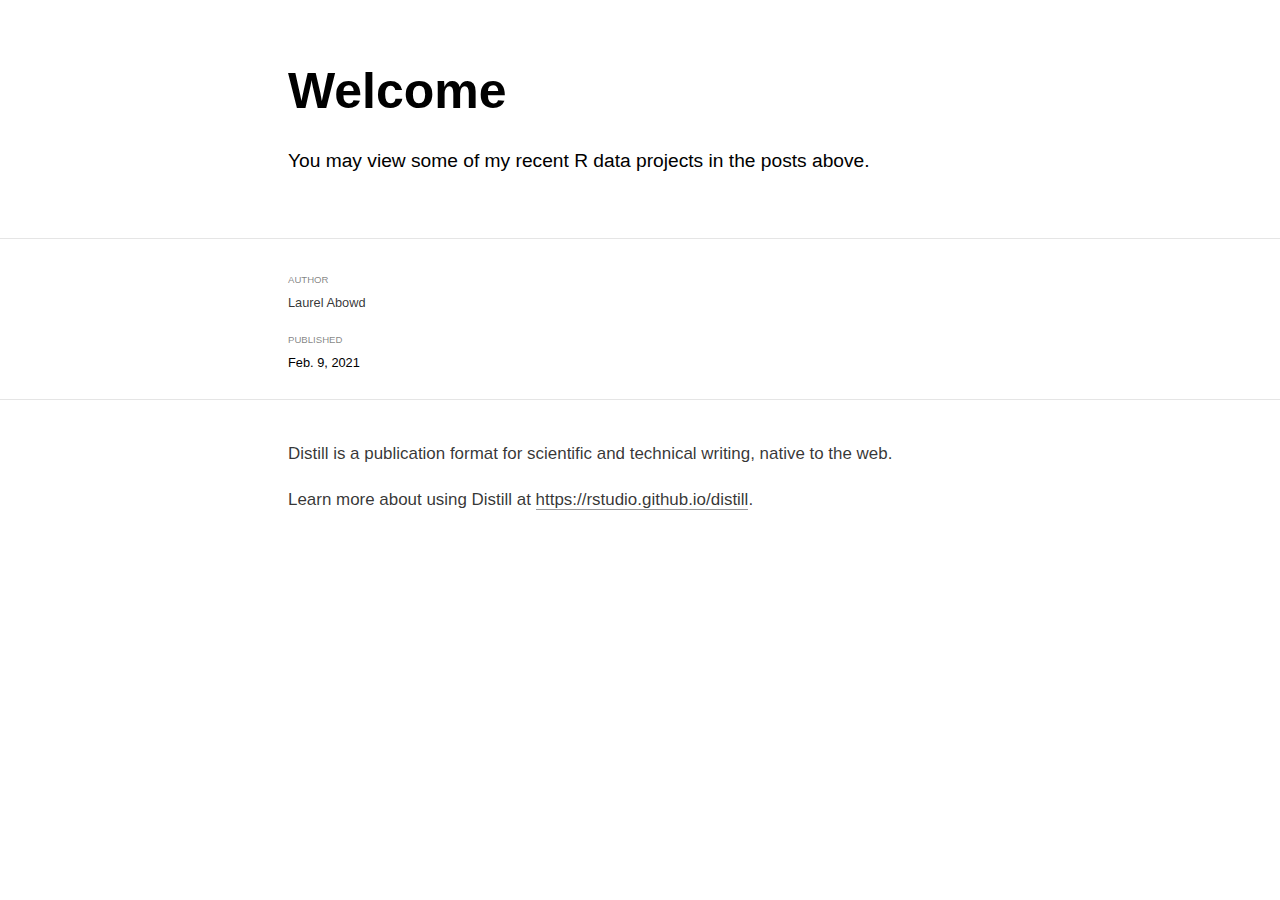
<file: _posts/2021-02-09-welcome/welcome.html>
<!DOCTYPE html>

<html xmlns="http://www.w3.org/1999/xhtml" lang="" xml:lang="">

<head>
  <meta charset="utf-8"/>
  <meta name="viewport" content="width=device-width, initial-scale=1"/>
  <meta http-equiv="X-UA-Compatible" content="IE=Edge,chrome=1"/>
  <meta name="generator" content="distill" />

  <style type="text/css">
  /* Hide doc at startup (prevent jankiness while JS renders/transforms) */
  body {
    visibility: hidden;
  }
  </style>

 <!--radix_placeholder_import_source-->
 <!--/radix_placeholder_import_source-->

<style type="text/css">code{white-space: pre;}</style>
<style type="text/css" data-origin="pandoc">
pre > code.sourceCode { white-space: pre; position: relative; }
pre > code.sourceCode > span { display: inline-block; line-height: 1.25; }
pre > code.sourceCode > span:empty { height: 1.2em; }
code.sourceCode > span { color: inherit; text-decoration: inherit; }
div.sourceCode { margin: 1em 0; }
pre.sourceCode { margin: 0; }
@media screen {
div.sourceCode { overflow: auto; }
}
@media print {
pre > code.sourceCode { white-space: pre-wrap; }
pre > code.sourceCode > span { text-indent: -5em; padding-left: 5em; }
}
pre.numberSource code
  { counter-reset: source-line 0; }
pre.numberSource code > span
  { position: relative; left: -4em; counter-increment: source-line; }
pre.numberSource code > span > a:first-child::before
  { content: counter(source-line);
    position: relative; left: -1em; text-align: right; vertical-align: baseline;
    border: none; display: inline-block;
    -webkit-touch-callout: none; -webkit-user-select: none;
    -khtml-user-select: none; -moz-user-select: none;
    -ms-user-select: none; user-select: none;
    padding: 0 4px; width: 4em;
    color: #aaaaaa;
  }
pre.numberSource { margin-left: 3em; border-left: 1px solid #aaaaaa;  padding-left: 4px; }
div.sourceCode
  {   }
@media screen {
pre > code.sourceCode > span > a:first-child::before { text-decoration: underline; }
}
code span.al { color: #ad0000; } /* Alert */
code span.an { color: #5e5e5e; } /* Annotation */
code span.at { color: #20794d; } /* Attribute */
code span.bn { color: #ad0000; } /* BaseN */
code span.bu { } /* BuiltIn */
code span.cf { color: #007ba5; } /* ControlFlow */
code span.ch { color: #20794d; } /* Char */
code span.cn { color: #8f5902; } /* Constant */
code span.co { color: #5e5e5e; } /* Comment */
code span.cv { color: #5e5e5e; font-style: italic; } /* CommentVar */
code span.do { color: #5e5e5e; font-style: italic; } /* Documentation */
code span.dt { color: #ad0000; } /* DataType */
code span.dv { color: #ad0000; } /* DecVal */
code span.er { color: #ad0000; } /* Error */
code span.ex { } /* Extension */
code span.fl { color: #ad0000; } /* Float */
code span.fu { color: #4758ab; } /* Function */
code span.im { } /* Import */
code span.in { color: #5e5e5e; } /* Information */
code span.kw { color: #007ba5; } /* Keyword */
code span.op { color: #5e5e5e; } /* Operator */
code span.ot { color: #007ba5; } /* Other */
code span.pp { color: #ad0000; } /* Preprocessor */
code span.sc { color: #20794d; } /* SpecialChar */
code span.ss { color: #20794d; } /* SpecialString */
code span.st { color: #20794d; } /* String */
code span.va { color: #111111; } /* Variable */
code span.vs { color: #20794d; } /* VerbatimString */
code span.wa { color: #5e5e5e; font-style: italic; } /* Warning */
</style>

  <!--radix_placeholder_meta_tags-->
  <title>Welcome</title>

  <meta property="description" itemprop="description" content="You may view some of my recent R data projects in the posts above."/>


  <!--  https://schema.org/Article -->
  <meta property="article:published" itemprop="datePublished" content="2021-02-09"/>
  <meta property="article:created" itemprop="dateCreated" content="2021-02-09"/>
  <meta name="article:author" content="Laurel Abowd"/>

  <!--  https://developers.facebook.com/docs/sharing/webmasters#markup -->
  <meta property="og:title" content="Welcome"/>
  <meta property="og:type" content="article"/>
  <meta property="og:description" content="You may view some of my recent R data projects in the posts above."/>
  <meta property="og:locale" content="en_US"/>

  <!--  https://dev.twitter.com/cards/types/summary -->
  <meta property="twitter:card" content="summary"/>
  <meta property="twitter:title" content="Welcome"/>
  <meta property="twitter:description" content="You may view some of my recent R data projects in the posts above."/>

  <!--/radix_placeholder_meta_tags-->
  <!--radix_placeholder_rmarkdown_metadata-->

  <script type="text/json" id="radix-rmarkdown-metadata">
  {"type":"list","attributes":{"names":{"type":"character","attributes":{},"value":["title","description","author","date","output"]}},"value":[{"type":"character","attributes":{},"value":["Welcome"]},{"type":"character","attributes":{},"value":["You may view some of my recent R data projects in the posts above.\n"]},{"type":"list","attributes":{},"value":[{"type":"list","attributes":{"names":{"type":"character","attributes":{},"value":["name"]}},"value":[{"type":"character","attributes":{},"value":["Laurel Abowd"]}]}]},{"type":"character","attributes":{},"value":["2021-02-09"]},{"type":"list","attributes":{"names":{"type":"character","attributes":{},"value":["distill::distill_article"]}},"value":[{"type":"list","attributes":{"names":{"type":"character","attributes":{},"value":["self_contained"]}},"value":[{"type":"logical","attributes":{},"value":[false]}]}]}]}
  </script>
  <!--/radix_placeholder_rmarkdown_metadata-->
  
  <script type="text/json" id="radix-resource-manifest">
  {"type":"character","attributes":{},"value":["welcome_files/anchor-4.2.2/anchor.min.js","welcome_files/bowser-1.9.3/bowser.min.js","welcome_files/distill-2.2.21/template.v2.js","welcome_files/header-attrs-2.6.6/header-attrs.js","welcome_files/jquery-1.11.3/jquery.min.js","welcome_files/popper-2.6.0/popper.min.js","welcome_files/tippy-6.2.7/tippy-bundle.umd.min.js","welcome_files/tippy-6.2.7/tippy-light-border.css","welcome_files/tippy-6.2.7/tippy.css","welcome_files/tippy-6.2.7/tippy.umd.min.js","welcome_files/webcomponents-2.0.0/webcomponents.js"]}
  </script>
  <!--radix_placeholder_navigation_in_header-->
  <!--/radix_placeholder_navigation_in_header-->
  <!--radix_placeholder_distill-->

  <style type="text/css">

  body {
    background-color: white;
  }

  .pandoc-table {
    width: 100%;
  }

  .pandoc-table>caption {
    margin-bottom: 10px;
  }

  .pandoc-table th:not([align]) {
    text-align: left;
  }

  .pagedtable-footer {
    font-size: 15px;
  }

  d-byline .byline {
    grid-template-columns: 2fr 2fr;
  }

  d-byline .byline h3 {
    margin-block-start: 1.5em;
  }

  d-byline .byline .authors-affiliations h3 {
    margin-block-start: 0.5em;
  }

  .authors-affiliations .orcid-id {
    width: 16px;
    height:16px;
    margin-left: 4px;
    margin-right: 4px;
    vertical-align: middle;
    padding-bottom: 2px;
  }

  d-title .dt-tags {
    margin-top: 1em;
    grid-column: text;
  }

  .dt-tags .dt-tag {
    text-decoration: none;
    display: inline-block;
    color: rgba(0,0,0,0.6);
    padding: 0em 0.4em;
    margin-right: 0.5em;
    margin-bottom: 0.4em;
    font-size: 70%;
    border: 1px solid rgba(0,0,0,0.2);
    border-radius: 3px;
    text-transform: uppercase;
    font-weight: 500;
  }

  d-article table.gt_table td,
  d-article table.gt_table th {
    border-bottom: none;
  }

  .html-widget {
    margin-bottom: 2.0em;
  }

  .l-screen-inset {
    padding-right: 16px;
  }

  .l-screen .caption {
    margin-left: 10px;
  }

  .shaded {
    background: rgb(247, 247, 247);
    padding-top: 20px;
    padding-bottom: 20px;
    border-top: 1px solid rgba(0, 0, 0, 0.1);
    border-bottom: 1px solid rgba(0, 0, 0, 0.1);
  }

  .shaded .html-widget {
    margin-bottom: 0;
    border: 1px solid rgba(0, 0, 0, 0.1);
  }

  .shaded .shaded-content {
    background: white;
  }

  .text-output {
    margin-top: 0;
    line-height: 1.5em;
  }

  .hidden {
    display: none !important;
  }

  d-article {
    padding-top: 2.5rem;
    padding-bottom: 30px;
  }

  d-appendix {
    padding-top: 30px;
  }

  d-article>p>img {
    width: 100%;
  }

  d-article h2 {
    margin: 1rem 0 1.5rem 0;
  }

  d-article h3 {
    margin-top: 1.5rem;
  }

  d-article iframe {
    border: 1px solid rgba(0, 0, 0, 0.1);
    margin-bottom: 2.0em;
    width: 100%;
  }

  /* Tweak code blocks */

  d-article div.sourceCode code,
  d-article pre code {
    font-family: Consolas, Monaco, 'Andale Mono', 'Ubuntu Mono', monospace;
  }

  d-article pre,
  d-article div.sourceCode,
  d-article div.sourceCode pre {
    overflow: auto;
  }

  d-article div.sourceCode {
    background-color: white;
  }

  d-article div.sourceCode pre {
    padding-left: 10px;
    font-size: 12px;
    border-left: 2px solid rgba(0,0,0,0.1);
  }

  d-article pre {
    font-size: 12px;
    color: black;
    background: none;
    margin-top: 0;
    text-align: left;
    white-space: pre;
    word-spacing: normal;
    word-break: normal;
    word-wrap: normal;
    line-height: 1.5;

    -moz-tab-size: 4;
    -o-tab-size: 4;
    tab-size: 4;

    -webkit-hyphens: none;
    -moz-hyphens: none;
    -ms-hyphens: none;
    hyphens: none;
  }

  d-article pre a {
    border-bottom: none;
  }

  d-article pre a:hover {
    border-bottom: none;
    text-decoration: underline;
  }

  d-article details {
    grid-column: text;
    margin-bottom: 0.8em;
  }

  @media(min-width: 768px) {

  d-article pre,
  d-article div.sourceCode,
  d-article div.sourceCode pre {
    overflow: visible !important;
  }

  d-article div.sourceCode pre {
    padding-left: 18px;
    font-size: 14px;
  }

  d-article pre {
    font-size: 14px;
  }

  }

  figure img.external {
    background: white;
    border: 1px solid rgba(0, 0, 0, 0.1);
    box-shadow: 0 1px 8px rgba(0, 0, 0, 0.1);
    padding: 18px;
    box-sizing: border-box;
  }

  /* CSS for d-contents */

  .d-contents {
    grid-column: text;
    color: rgba(0,0,0,0.8);
    font-size: 0.9em;
    padding-bottom: 1em;
    margin-bottom: 1em;
    padding-bottom: 0.5em;
    margin-bottom: 1em;
    padding-left: 0.25em;
    justify-self: start;
  }

  @media(min-width: 1000px) {
    .d-contents.d-contents-float {
      height: 0;
      grid-column-start: 1;
      grid-column-end: 4;
      justify-self: center;
      padding-right: 3em;
      padding-left: 2em;
    }
  }

  .d-contents nav h3 {
    font-size: 18px;
    margin-top: 0;
    margin-bottom: 1em;
  }

  .d-contents li {
    list-style-type: none
  }

  .d-contents nav > ul {
    padding-left: 0;
  }

  .d-contents ul {
    padding-left: 1em
  }

  .d-contents nav ul li {
    margin-top: 0.6em;
    margin-bottom: 0.2em;
  }

  .d-contents nav a {
    font-size: 13px;
    border-bottom: none;
    text-decoration: none
    color: rgba(0, 0, 0, 0.8);
  }

  .d-contents nav a:hover {
    text-decoration: underline solid rgba(0, 0, 0, 0.6)
  }

  .d-contents nav > ul > li > a {
    font-weight: 600;
  }

  .d-contents nav > ul > li > ul {
    font-weight: inherit;
  }

  .d-contents nav > ul > li > ul > li {
    margin-top: 0.2em;
  }


  .d-contents nav ul {
    margin-top: 0;
    margin-bottom: 0.25em;
  }

  .d-article-with-toc h2:nth-child(2) {
    margin-top: 0;
  }


  /* Figure */

  .figure {
    position: relative;
    margin-bottom: 2.5em;
    margin-top: 1.5em;
  }

  .figure img {
    width: 100%;
  }

  .figure .caption {
    color: rgba(0, 0, 0, 0.6);
    font-size: 12px;
    line-height: 1.5em;
  }

  .figure img.external {
    background: white;
    border: 1px solid rgba(0, 0, 0, 0.1);
    box-shadow: 0 1px 8px rgba(0, 0, 0, 0.1);
    padding: 18px;
    box-sizing: border-box;
  }

  .figure .caption a {
    color: rgba(0, 0, 0, 0.6);
  }

  .figure .caption b,
  .figure .caption strong, {
    font-weight: 600;
    color: rgba(0, 0, 0, 1.0);
  }

  /* Citations */

  d-article .citation {
    color: inherit;
    cursor: inherit;
  }

  div.hanging-indent{
    margin-left: 1em; text-indent: -1em;
  }

  /* Citation hover box */

  .tippy-box[data-theme~=light-border] {
    background-color: rgba(250, 250, 250, 0.95);
  }

  .tippy-content > p {
    margin-bottom: 0;
    padding: 2px;
  }


  /* Tweak 1000px media break to show more text */

  @media(min-width: 1000px) {
    .base-grid,
    distill-header,
    d-title,
    d-abstract,
    d-article,
    d-appendix,
    distill-appendix,
    d-byline,
    d-footnote-list,
    d-citation-list,
    distill-footer {
      grid-template-columns: [screen-start] 1fr [page-start kicker-start] 80px [middle-start] 50px [text-start kicker-end] 65px 65px 65px 65px 65px 65px 65px 65px [text-end gutter-start] 65px [middle-end] 65px [page-end gutter-end] 1fr [screen-end];
      grid-column-gap: 16px;
    }

    .grid {
      grid-column-gap: 16px;
    }

    d-article {
      font-size: 1.06rem;
      line-height: 1.7em;
    }
    figure .caption, .figure .caption, figure figcaption {
      font-size: 13px;
    }
  }

  @media(min-width: 1180px) {
    .base-grid,
    distill-header,
    d-title,
    d-abstract,
    d-article,
    d-appendix,
    distill-appendix,
    d-byline,
    d-footnote-list,
    d-citation-list,
    distill-footer {
      grid-template-columns: [screen-start] 1fr [page-start kicker-start] 60px [middle-start] 60px [text-start kicker-end] 60px 60px 60px 60px 60px 60px 60px 60px [text-end gutter-start] 60px [middle-end] 60px [page-end gutter-end] 1fr [screen-end];
      grid-column-gap: 32px;
    }

    .grid {
      grid-column-gap: 32px;
    }
  }


  /* Get the citation styles for the appendix (not auto-injected on render since
     we do our own rendering of the citation appendix) */

  d-appendix .citation-appendix,
  .d-appendix .citation-appendix {
    font-size: 11px;
    line-height: 15px;
    border-left: 1px solid rgba(0, 0, 0, 0.1);
    padding-left: 18px;
    border: 1px solid rgba(0,0,0,0.1);
    background: rgba(0, 0, 0, 0.02);
    padding: 10px 18px;
    border-radius: 3px;
    color: rgba(150, 150, 150, 1);
    overflow: hidden;
    margin-top: -12px;
    white-space: pre-wrap;
    word-wrap: break-word;
  }

  /* Include appendix styles here so they can be overridden */

  d-appendix {
    contain: layout style;
    font-size: 0.8em;
    line-height: 1.7em;
    margin-top: 60px;
    margin-bottom: 0;
    border-top: 1px solid rgba(0, 0, 0, 0.1);
    color: rgba(0,0,0,0.5);
    padding-top: 60px;
    padding-bottom: 48px;
  }

  d-appendix h3 {
    grid-column: page-start / text-start;
    font-size: 15px;
    font-weight: 500;
    margin-top: 1em;
    margin-bottom: 0;
    color: rgba(0,0,0,0.65);
  }

  d-appendix h3 + * {
    margin-top: 1em;
  }

  d-appendix ol {
    padding: 0 0 0 15px;
  }

  @media (min-width: 768px) {
    d-appendix ol {
      padding: 0 0 0 30px;
      margin-left: -30px;
    }
  }

  d-appendix li {
    margin-bottom: 1em;
  }

  d-appendix a {
    color: rgba(0, 0, 0, 0.6);
  }

  d-appendix > * {
    grid-column: text;
  }

  d-appendix > d-footnote-list,
  d-appendix > d-citation-list,
  d-appendix > distill-appendix {
    grid-column: screen;
  }

  /* Include footnote styles here so they can be overridden */

  d-footnote-list {
    contain: layout style;
  }

  d-footnote-list > * {
    grid-column: text;
  }

  d-footnote-list a.footnote-backlink {
    color: rgba(0,0,0,0.3);
    padding-left: 0.5em;
  }



  /* Anchor.js */

  .anchorjs-link {
    /*transition: all .25s linear; */
    text-decoration: none;
    border-bottom: none;
  }
  *:hover > .anchorjs-link {
    margin-left: -1.125em !important;
    text-decoration: none;
    border-bottom: none;
  }

  /* Social footer */

  .social_footer {
    margin-top: 30px;
    margin-bottom: 0;
    color: rgba(0,0,0,0.67);
  }

  .disqus-comments {
    margin-right: 30px;
  }

  .disqus-comment-count {
    border-bottom: 1px solid rgba(0, 0, 0, 0.4);
    cursor: pointer;
  }

  #disqus_thread {
    margin-top: 30px;
  }

  .article-sharing a {
    border-bottom: none;
    margin-right: 8px;
  }

  .article-sharing a:hover {
    border-bottom: none;
  }

  .sidebar-section.subscribe {
    font-size: 12px;
    line-height: 1.6em;
  }

  .subscribe p {
    margin-bottom: 0.5em;
  }


  .article-footer .subscribe {
    font-size: 15px;
    margin-top: 45px;
  }


  .sidebar-section.custom {
    font-size: 12px;
    line-height: 1.6em;
  }

  .custom p {
    margin-bottom: 0.5em;
  }

  /* Styles for listing layout (hide title) */
  .layout-listing d-title, .layout-listing .d-title {
    display: none;
  }

  /* Styles for posts lists (not auto-injected) */


  .posts-with-sidebar {
    padding-left: 45px;
    padding-right: 45px;
  }

  .posts-list .description h2,
  .posts-list .description p {
    font-family: -apple-system, BlinkMacSystemFont, "Segoe UI", Roboto, Oxygen, Ubuntu, Cantarell, "Fira Sans", "Droid Sans", "Helvetica Neue", Arial, sans-serif;
  }

  .posts-list .description h2 {
    font-weight: 700;
    border-bottom: none;
    padding-bottom: 0;
  }

  .posts-list h2.post-tag {
    border-bottom: 1px solid rgba(0, 0, 0, 0.2);
    padding-bottom: 12px;
  }
  .posts-list {
    margin-top: 60px;
    margin-bottom: 24px;
  }

  .posts-list .post-preview {
    text-decoration: none;
    overflow: hidden;
    display: block;
    border-bottom: 1px solid rgba(0, 0, 0, 0.1);
    padding: 24px 0;
  }

  .post-preview-last {
    border-bottom: none !important;
  }

  .posts-list .posts-list-caption {
    grid-column: screen;
    font-weight: 400;
  }

  .posts-list .post-preview h2 {
    margin: 0 0 6px 0;
    line-height: 1.2em;
    font-style: normal;
    font-size: 24px;
  }

  .posts-list .post-preview p {
    margin: 0 0 12px 0;
    line-height: 1.4em;
    font-size: 16px;
  }

  .posts-list .post-preview .thumbnail {
    box-sizing: border-box;
    margin-bottom: 24px;
    position: relative;
    max-width: 500px;
  }
  .posts-list .post-preview img {
    width: 100%;
    display: block;
  }

  .posts-list .metadata {
    font-size: 12px;
    line-height: 1.4em;
    margin-bottom: 18px;
  }

  .posts-list .metadata > * {
    display: inline-block;
  }

  .posts-list .metadata .publishedDate {
    margin-right: 2em;
  }

  .posts-list .metadata .dt-authors {
    display: block;
    margin-top: 0.3em;
    margin-right: 2em;
  }

  .posts-list .dt-tags {
    display: block;
    line-height: 1em;
  }

  .posts-list .dt-tags .dt-tag {
    display: inline-block;
    color: rgba(0,0,0,0.6);
    padding: 0.3em 0.4em;
    margin-right: 0.2em;
    margin-bottom: 0.4em;
    font-size: 60%;
    border: 1px solid rgba(0,0,0,0.2);
    border-radius: 3px;
    text-transform: uppercase;
    font-weight: 500;
  }

  .posts-list img {
    opacity: 1;
  }

  .posts-list img[data-src] {
    opacity: 0;
  }

  .posts-more {
    clear: both;
  }


  .posts-sidebar {
    font-size: 16px;
  }

  .posts-sidebar h3 {
    font-size: 16px;
    margin-top: 0;
    margin-bottom: 0.5em;
    font-weight: 400;
    text-transform: uppercase;
  }

  .sidebar-section {
    margin-bottom: 30px;
  }

  .categories ul {
    list-style-type: none;
    margin: 0;
    padding: 0;
  }

  .categories li {
    color: rgba(0, 0, 0, 0.8);
    margin-bottom: 0;
  }

  .categories li>a {
    border-bottom: none;
  }

  .categories li>a:hover {
    border-bottom: 1px solid rgba(0, 0, 0, 0.4);
  }

  .categories .active {
    font-weight: 600;
  }

  .categories .category-count {
    color: rgba(0, 0, 0, 0.4);
  }


  @media(min-width: 768px) {
    .posts-list .post-preview h2 {
      font-size: 26px;
    }
    .posts-list .post-preview .thumbnail {
      float: right;
      width: 30%;
      margin-bottom: 0;
    }
    .posts-list .post-preview .description {
      float: left;
      width: 45%;
    }
    .posts-list .post-preview .metadata {
      float: left;
      width: 20%;
      margin-top: 8px;
    }
    .posts-list .post-preview p {
      margin: 0 0 12px 0;
      line-height: 1.5em;
      font-size: 16px;
    }
    .posts-with-sidebar .posts-list {
      float: left;
      width: 75%;
    }
    .posts-with-sidebar .posts-sidebar {
      float: right;
      width: 20%;
      margin-top: 60px;
      padding-top: 24px;
      padding-bottom: 24px;
    }
  }


  /* Improve display for browsers without grid (IE/Edge <= 15) */

  .downlevel {
    line-height: 1.6em;
    font-family: -apple-system, BlinkMacSystemFont, "Segoe UI", Roboto, Oxygen, Ubuntu, Cantarell, "Fira Sans", "Droid Sans", "Helvetica Neue", Arial, sans-serif;
    margin: 0;
  }

  .downlevel .d-title {
    padding-top: 6rem;
    padding-bottom: 1.5rem;
  }

  .downlevel .d-title h1 {
    font-size: 50px;
    font-weight: 700;
    line-height: 1.1em;
    margin: 0 0 0.5rem;
  }

  .downlevel .d-title p {
    font-weight: 300;
    font-size: 1.2rem;
    line-height: 1.55em;
    margin-top: 0;
  }

  .downlevel .d-byline {
    padding-top: 0.8em;
    padding-bottom: 0.8em;
    font-size: 0.8rem;
    line-height: 1.8em;
  }

  .downlevel .section-separator {
    border: none;
    border-top: 1px solid rgba(0, 0, 0, 0.1);
  }

  .downlevel .d-article {
    font-size: 1.06rem;
    line-height: 1.7em;
    padding-top: 1rem;
    padding-bottom: 2rem;
  }


  .downlevel .d-appendix {
    padding-left: 0;
    padding-right: 0;
    max-width: none;
    font-size: 0.8em;
    line-height: 1.7em;
    margin-bottom: 0;
    color: rgba(0,0,0,0.5);
    padding-top: 40px;
    padding-bottom: 48px;
  }

  .downlevel .footnotes ol {
    padding-left: 13px;
  }

  .downlevel .base-grid,
  .downlevel .distill-header,
  .downlevel .d-title,
  .downlevel .d-abstract,
  .downlevel .d-article,
  .downlevel .d-appendix,
  .downlevel .distill-appendix,
  .downlevel .d-byline,
  .downlevel .d-footnote-list,
  .downlevel .d-citation-list,
  .downlevel .distill-footer,
  .downlevel .appendix-bottom,
  .downlevel .posts-container {
    padding-left: 40px;
    padding-right: 40px;
  }

  @media(min-width: 768px) {
    .downlevel .base-grid,
    .downlevel .distill-header,
    .downlevel .d-title,
    .downlevel .d-abstract,
    .downlevel .d-article,
    .downlevel .d-appendix,
    .downlevel .distill-appendix,
    .downlevel .d-byline,
    .downlevel .d-footnote-list,
    .downlevel .d-citation-list,
    .downlevel .distill-footer,
    .downlevel .appendix-bottom,
    .downlevel .posts-container {
    padding-left: 150px;
    padding-right: 150px;
    max-width: 900px;
  }
  }

  .downlevel pre code {
    display: block;
    border-left: 2px solid rgba(0, 0, 0, .1);
    padding: 0 0 0 20px;
    font-size: 14px;
  }

  .downlevel code, .downlevel pre {
    color: black;
    background: none;
    font-family: Consolas, Monaco, 'Andale Mono', 'Ubuntu Mono', monospace;
    text-align: left;
    white-space: pre;
    word-spacing: normal;
    word-break: normal;
    word-wrap: normal;
    line-height: 1.5;

    -moz-tab-size: 4;
    -o-tab-size: 4;
    tab-size: 4;

    -webkit-hyphens: none;
    -moz-hyphens: none;
    -ms-hyphens: none;
    hyphens: none;
  }

  .downlevel .posts-list .post-preview {
    color: inherit;
  }



  </style>

  <script type="application/javascript">

  function is_downlevel_browser() {
    if (bowser.isUnsupportedBrowser({ msie: "12", msedge: "16"},
                                   window.navigator.userAgent)) {
      return true;
    } else {
      return window.load_distill_framework === undefined;
    }
  }

  // show body when load is complete
  function on_load_complete() {

    // add anchors
    if (window.anchors) {
      window.anchors.options.placement = 'left';
      window.anchors.add('d-article > h2, d-article > h3, d-article > h4, d-article > h5');
    }


    // set body to visible
    document.body.style.visibility = 'visible';

    // force redraw for leaflet widgets
    if (window.HTMLWidgets) {
      var maps = window.HTMLWidgets.findAll(".leaflet");
      $.each(maps, function(i, el) {
        var map = this.getMap();
        map.invalidateSize();
        map.eachLayer(function(layer) {
          if (layer instanceof L.TileLayer)
            layer.redraw();
        });
      });
    }

    // trigger 'shown' so htmlwidgets resize
    $('d-article').trigger('shown');
  }

  function init_distill() {

    init_common();

    // create front matter
    var front_matter = $('<d-front-matter></d-front-matter>');
    $('#distill-front-matter').wrap(front_matter);

    // create d-title
    $('.d-title').changeElementType('d-title');

    // create d-byline
    var byline = $('<d-byline></d-byline>');
    $('.d-byline').replaceWith(byline);

    // create d-article
    var article = $('<d-article></d-article>');
    $('.d-article').wrap(article).children().unwrap();

    // move posts container into article
    $('.posts-container').appendTo($('d-article'));

    // create d-appendix
    $('.d-appendix').changeElementType('d-appendix');

    // flag indicating that we have appendix items
    var appendix = $('.appendix-bottom').children('h3').length > 0;

    // replace footnotes with <d-footnote>
    $('.footnote-ref').each(function(i, val) {
      appendix = true;
      var href = $(this).attr('href');
      var id = href.replace('#', '');
      var fn = $('#' + id);
      var fn_p = $('#' + id + '>p');
      fn_p.find('.footnote-back').remove();
      var text = fn_p.html();
      var dtfn = $('<d-footnote></d-footnote>');
      dtfn.html(text);
      $(this).replaceWith(dtfn);
    });
    // remove footnotes
    $('.footnotes').remove();

    // move refs into #references-listing
    $('#references-listing').replaceWith($('#refs'));

    $('h1.appendix, h2.appendix').each(function(i, val) {
      $(this).changeElementType('h3');
    });
    $('h3.appendix').each(function(i, val) {
      var id = $(this).attr('id');
      $('.d-contents a[href="#' + id + '"]').parent().remove();
      appendix = true;
      $(this).nextUntil($('h1, h2, h3')).addBack().appendTo($('d-appendix'));
    });

    // show d-appendix if we have appendix content
    $("d-appendix").css('display', appendix ? 'grid' : 'none');

    // localize layout chunks to just output
    $('.layout-chunk').each(function(i, val) {

      // capture layout
      var layout = $(this).attr('data-layout');

      // apply layout to markdown level block elements
      var elements = $(this).children().not('details, div.sourceCode, pre, script');
      elements.each(function(i, el) {
        var layout_div = $('<div class="' + layout + '"></div>');
        if (layout_div.hasClass('shaded')) {
          var shaded_content = $('<div class="shaded-content"></div>');
          $(this).wrap(shaded_content);
          $(this).parent().wrap(layout_div);
        } else {
          $(this).wrap(layout_div);
        }
      });


      // unwrap the layout-chunk div
      $(this).children().unwrap();
    });

    // remove code block used to force  highlighting css
    $('.distill-force-highlighting-css').parent().remove();

    // remove empty line numbers inserted by pandoc when using a
    // custom syntax highlighting theme
    $('code.sourceCode a:empty').remove();

    // load distill framework
    load_distill_framework();

    // wait for window.distillRunlevel == 4 to do post processing
    function distill_post_process() {

      if (!window.distillRunlevel || window.distillRunlevel < 4)
        return;

      // hide author/affiliations entirely if we have no authors
      var front_matter = JSON.parse($("#distill-front-matter").html());
      var have_authors = front_matter.authors && front_matter.authors.length > 0;
      if (!have_authors)
        $('d-byline').addClass('hidden');

      // article with toc class
      $('.d-contents').parent().addClass('d-article-with-toc');

      // strip links that point to #
      $('.authors-affiliations').find('a[href="#"]').removeAttr('href');

      // add orcid ids
      $('.authors-affiliations').find('.author').each(function(i, el) {
        var orcid_id = front_matter.authors[i].orcidID;
        if (orcid_id) {
          var a = $('<a></a>');
          a.attr('href', 'https://orcid.org/' + orcid_id);
          var img = $('<img></img>');
          img.addClass('orcid-id');
          img.attr('alt', 'ORCID ID');
          img.attr('src','[data-uri]');
          a.append(img);
          $(this).append(a);
        }
      });

      // hide elements of author/affiliations grid that have no value
      function hide_byline_column(caption) {
        $('d-byline').find('h3:contains("' + caption + '")').parent().css('visibility', 'hidden');
      }

      // affiliations
      var have_affiliations = false;
      for (var i = 0; i<front_matter.authors.length; ++i) {
        var author = front_matter.authors[i];
        if (author.affiliation !== "&nbsp;") {
          have_affiliations = true;
          break;
        }
      }
      if (!have_affiliations)
        $('d-byline').find('h3:contains("Affiliations")').css('visibility', 'hidden');

      // published date
      if (!front_matter.publishedDate)
        hide_byline_column("Published");

      // document object identifier
      var doi = $('d-byline').find('h3:contains("DOI")');
      var doi_p = doi.next().empty();
      if (!front_matter.doi) {
        // if we have a citation and valid citationText then link to that
        if ($('#citation').length > 0 && front_matter.citationText) {
          doi.html('Citation');
          $('<a href="#citation"></a>')
            .text(front_matter.citationText)
            .appendTo(doi_p);
        } else {
          hide_byline_column("DOI");
        }
      } else {
        $('<a></a>')
           .attr('href', "https://doi.org/" + front_matter.doi)
           .html(front_matter.doi)
           .appendTo(doi_p);
      }

       // change plural form of authors/affiliations
      if (front_matter.authors.length === 1) {
        var grid = $('.authors-affiliations');
        grid.children('h3:contains("Authors")').text('Author');
        grid.children('h3:contains("Affiliations")').text('Affiliation');
      }

      // remove d-appendix and d-footnote-list local styles
      $('d-appendix > style:first-child').remove();
      $('d-footnote-list > style:first-child').remove();

      // move appendix-bottom entries to the bottom
      $('.appendix-bottom').appendTo('d-appendix').children().unwrap();
      $('.appendix-bottom').remove();

      // hoverable references
      $('span.citation[data-cites]').each(function() {
        var refHtml = $('#ref-' + $(this).attr('data-cites')).html();
        window.tippy(this, {
          allowHTML: true,
          content: refHtml,
          maxWidth: 500,
          interactive: true,
          interactiveBorder: 10,
          theme: 'light-border',
          placement: 'bottom-start'
        });
      });

      // clear polling timer
      clearInterval(tid);

      // show body now that everything is ready
      on_load_complete();
    }

    var tid = setInterval(distill_post_process, 50);
    distill_post_process();

  }

  function init_downlevel() {

    init_common();

     // insert hr after d-title
    $('.d-title').after($('<hr class="section-separator"/>'));

    // check if we have authors
    var front_matter = JSON.parse($("#distill-front-matter").html());
    var have_authors = front_matter.authors && front_matter.authors.length > 0;

    // manage byline/border
    if (!have_authors)
      $('.d-byline').remove();
    $('.d-byline').after($('<hr class="section-separator"/>'));
    $('.d-byline a').remove();

    // remove toc
    $('.d-contents').remove();

    // move appendix elements
    $('h1.appendix, h2.appendix').each(function(i, val) {
      $(this).changeElementType('h3');
    });
    $('h3.appendix').each(function(i, val) {
      $(this).nextUntil($('h1, h2, h3')).addBack().appendTo($('.d-appendix'));
    });


    // inject headers into references and footnotes
    var refs_header = $('<h3></h3>');
    refs_header.text('References');
    $('#refs').prepend(refs_header);

    var footnotes_header = $('<h3></h3');
    footnotes_header.text('Footnotes');
    $('.footnotes').children('hr').first().replaceWith(footnotes_header);

    // move appendix-bottom entries to the bottom
    $('.appendix-bottom').appendTo('.d-appendix').children().unwrap();
    $('.appendix-bottom').remove();

    // remove appendix if it's empty
    if ($('.d-appendix').children().length === 0)
      $('.d-appendix').remove();

    // prepend separator above appendix
    $('.d-appendix').before($('<hr class="section-separator" style="clear: both"/>'));

    // trim code
    $('pre>code').each(function(i, val) {
      $(this).html($.trim($(this).html()));
    });

    // move posts-container right before article
    $('.posts-container').insertBefore($('.d-article'));

    $('body').addClass('downlevel');

    on_load_complete();
  }


  function init_common() {

    // jquery plugin to change element types
    (function($) {
      $.fn.changeElementType = function(newType) {
        var attrs = {};

        $.each(this[0].attributes, function(idx, attr) {
          attrs[attr.nodeName] = attr.nodeValue;
        });

        this.replaceWith(function() {
          return $("<" + newType + "/>", attrs).append($(this).contents());
        });
      };
    })(jQuery);

    // prevent underline for linked images
    $('a > img').parent().css({'border-bottom' : 'none'});

    // mark non-body figures created by knitr chunks as 100% width
    $('.layout-chunk').each(function(i, val) {
      var figures = $(this).find('img, .html-widget');
      if ($(this).attr('data-layout') !== "l-body") {
        figures.css('width', '100%');
      } else {
        figures.css('max-width', '100%');
        figures.filter("[width]").each(function(i, val) {
          var fig = $(this);
          fig.css('width', fig.attr('width') + 'px');
        });

      }
    });

    // auto-append index.html to post-preview links in file: protocol
    // and in rstudio ide preview
    $('.post-preview').each(function(i, val) {
      if (window.location.protocol === "file:")
        $(this).attr('href', $(this).attr('href') + "index.html");
    });

    // get rid of index.html references in header
    if (window.location.protocol !== "file:") {
      $('.distill-site-header a[href]').each(function(i,val) {
        $(this).attr('href', $(this).attr('href').replace("index.html", "./"));
      });
    }

    // add class to pandoc style tables
    $('tr.header').parent('thead').parent('table').addClass('pandoc-table');
    $('.kable-table').children('table').addClass('pandoc-table');

    // add figcaption style to table captions
    $('caption').parent('table').addClass("figcaption");

    // initialize posts list
    if (window.init_posts_list)
      window.init_posts_list();

    // implmement disqus comment link
    $('.disqus-comment-count').click(function() {
      window.headroom_prevent_pin = true;
      $('#disqus_thread').toggleClass('hidden');
      if (!$('#disqus_thread').hasClass('hidden')) {
        var offset = $(this).offset();
        $(window).resize();
        $('html, body').animate({
          scrollTop: offset.top - 35
        });
      }
    });
  }

  document.addEventListener('DOMContentLoaded', function() {
    if (is_downlevel_browser())
      init_downlevel();
    else
      window.addEventListener('WebComponentsReady', init_distill);
  });

  </script>

  <!--/radix_placeholder_distill-->
  <script src="welcome_files/header-attrs-2.6.6/header-attrs.js"></script>
  <script src="welcome_files/jquery-1.11.3/jquery.min.js"></script>
  <script src="welcome_files/popper-2.6.0/popper.min.js"></script>
  <link href="welcome_files/tippy-6.2.7/tippy.css" rel="stylesheet" />
  <link href="welcome_files/tippy-6.2.7/tippy-light-border.css" rel="stylesheet" />
  <script src="welcome_files/tippy-6.2.7/tippy.umd.min.js"></script>
  <script src="welcome_files/anchor-4.2.2/anchor.min.js"></script>
  <script src="welcome_files/bowser-1.9.3/bowser.min.js"></script>
  <script src="welcome_files/webcomponents-2.0.0/webcomponents.js"></script>
  <script src="welcome_files/distill-2.2.21/template.v2.js"></script>
  <!--radix_placeholder_site_in_header-->
  <!--/radix_placeholder_site_in_header-->


</head>

<body>

<!--radix_placeholder_front_matter-->

<script id="distill-front-matter" type="text/json">
{"title":"Welcome","description":"You may view some of my recent R data projects in the posts above.","authors":[{"author":"Laurel Abowd","authorURL":"#","affiliation":"&nbsp;","affiliationURL":"#","orcidID":""}],"publishedDate":"2021-02-09T00:00:00.000-08:00","citationText":"Abowd, 2021"}
</script>

<!--/radix_placeholder_front_matter-->
<!--radix_placeholder_navigation_before_body-->
<!--/radix_placeholder_navigation_before_body-->
<!--radix_placeholder_site_before_body-->
<!--/radix_placeholder_site_before_body-->

<div class="d-title">
<h1>Welcome</h1>
<!--radix_placeholder_categories-->
<!--/radix_placeholder_categories-->
<p><p>You may view some of my recent R data projects in the posts above.</p></p>
</div>

<div class="d-byline">
  Laurel Abowd  
  
<br/>2021-02-09
</div>

<div class="d-article">
<p>Distill is a publication format for scientific and technical writing, native to the web.</p>
<p>Learn more about using Distill at <a href="https://rstudio.github.io/distill" class="uri">https://rstudio.github.io/distill</a>.</p>
<div class="sourceCode" id="cb1"><pre class="sourceCode r distill-force-highlighting-css"><code class="sourceCode r"></code></pre></div>
<!--radix_placeholder_article_footer-->
<!--/radix_placeholder_article_footer-->
</div>

<div class="d-appendix">
</div>


<!--radix_placeholder_site_after_body-->
<!--/radix_placeholder_site_after_body-->
<!--radix_placeholder_appendices-->
<div class="appendix-bottom"></div>
<!--/radix_placeholder_appendices-->
<!--radix_placeholder_navigation_after_body-->
<!--/radix_placeholder_navigation_after_body-->

</body>

</html>
</file>
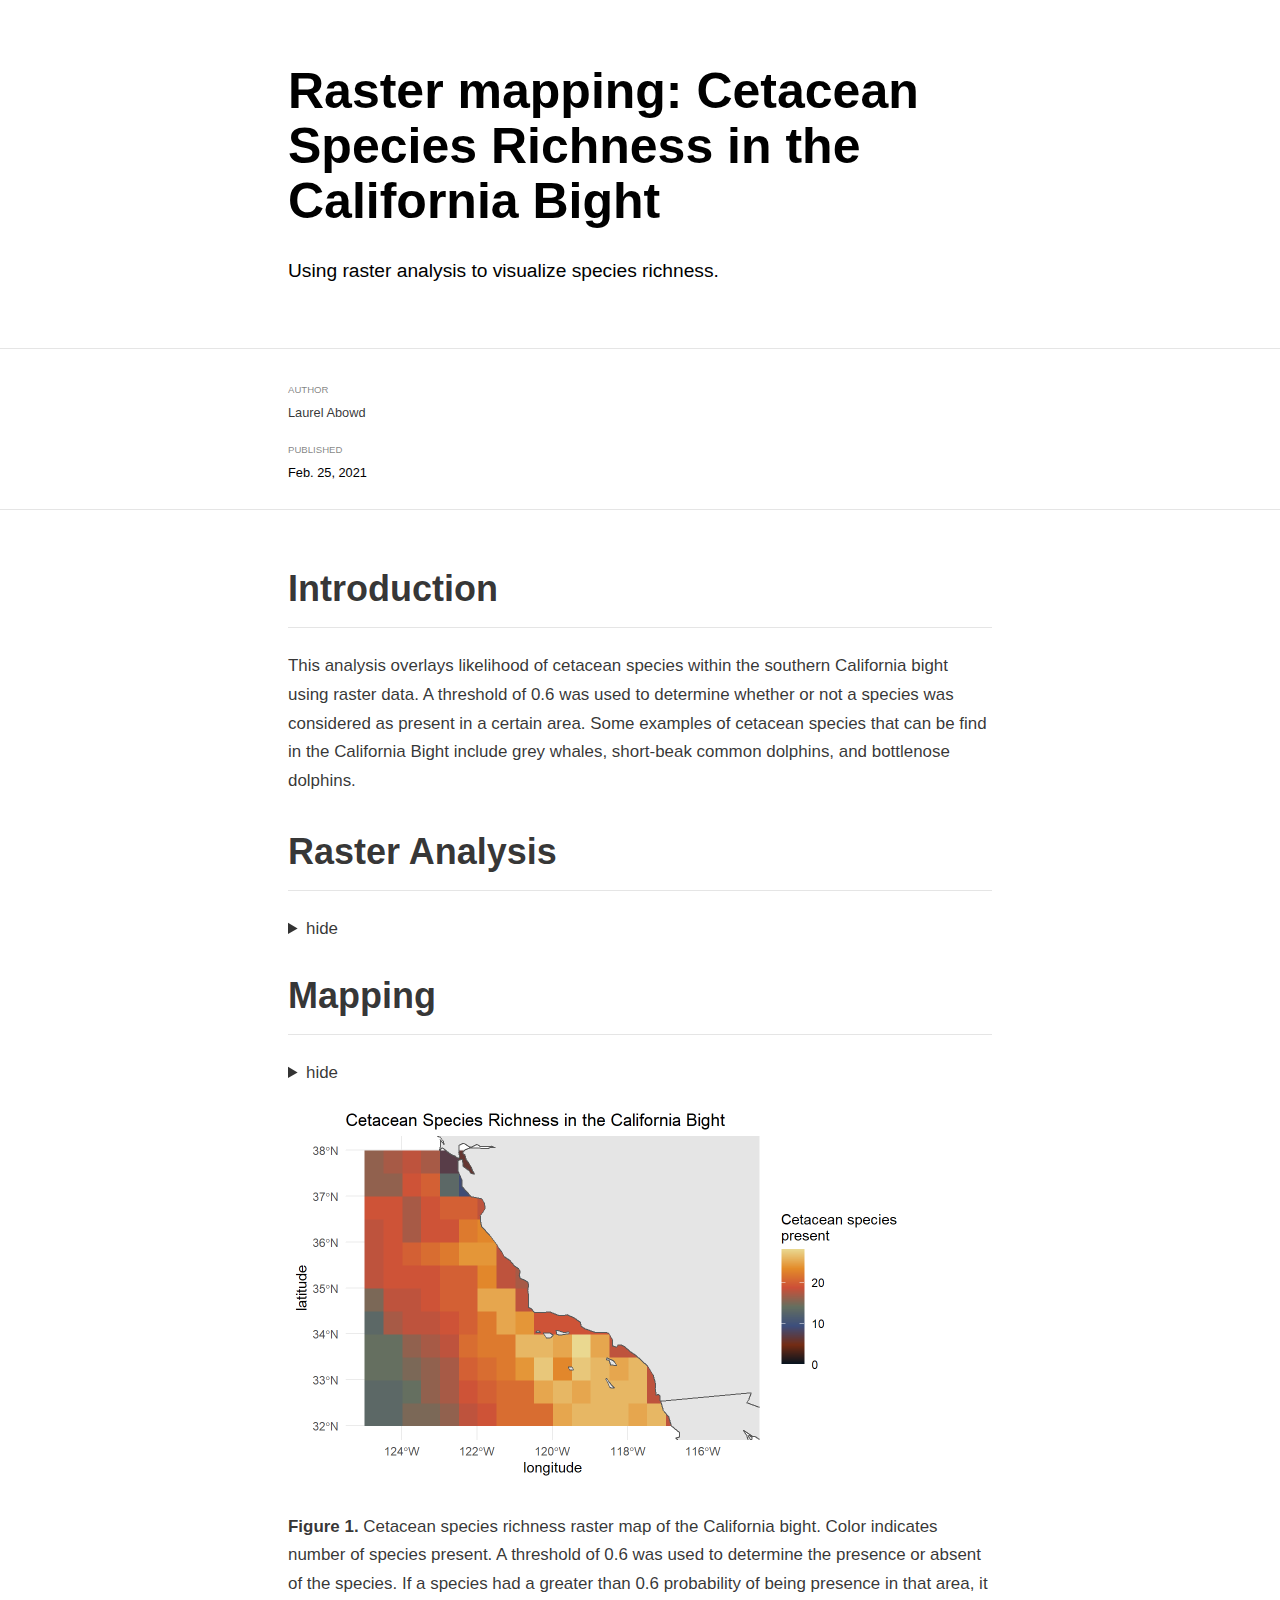
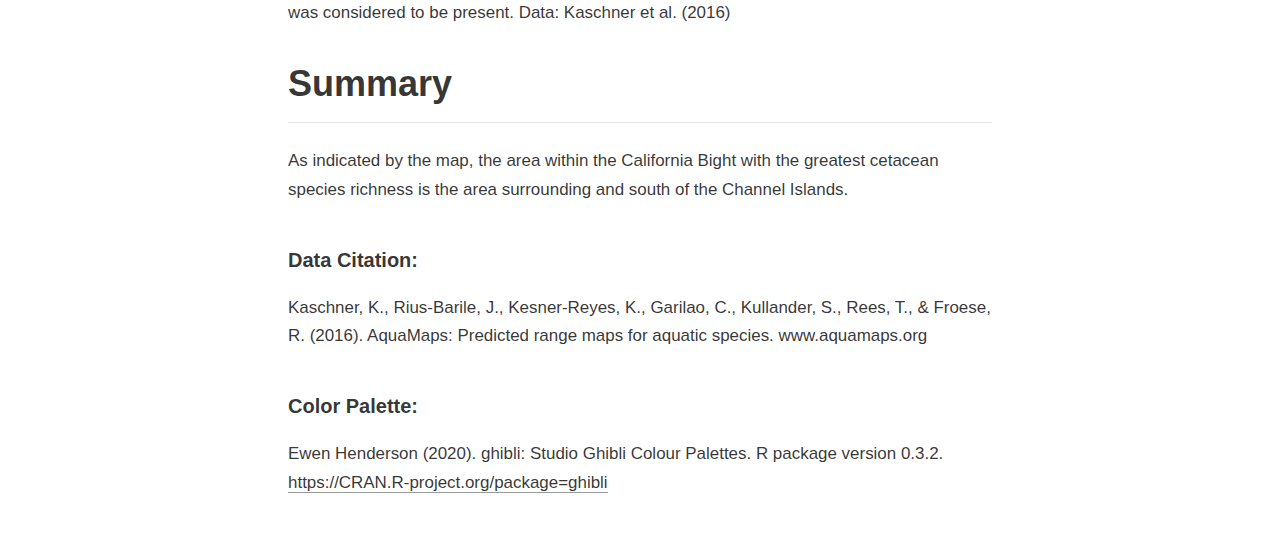
<file: _posts/project-01/la_a3_part1.html>
<!DOCTYPE html>

<html xmlns="http://www.w3.org/1999/xhtml" lang="" xml:lang="">

<head>
  <meta charset="utf-8"/>
  <meta name="viewport" content="width=device-width, initial-scale=1"/>
  <meta http-equiv="X-UA-Compatible" content="IE=Edge,chrome=1"/>
  <meta name="generator" content="distill" />

  <style type="text/css">
  /* Hide doc at startup (prevent jankiness while JS renders/transforms) */
  body {
    visibility: hidden;
  }
  </style>

 <!--radix_placeholder_import_source-->
 <!--/radix_placeholder_import_source-->

<style type="text/css">code{white-space: pre;}</style>
<style type="text/css" data-origin="pandoc">
pre > code.sourceCode { white-space: pre; position: relative; }
pre > code.sourceCode > span { display: inline-block; line-height: 1.25; }
pre > code.sourceCode > span:empty { height: 1.2em; }
code.sourceCode > span { color: inherit; text-decoration: inherit; }
div.sourceCode { margin: 1em 0; }
pre.sourceCode { margin: 0; }
@media screen {
div.sourceCode { overflow: auto; }
}
@media print {
pre > code.sourceCode { white-space: pre-wrap; }
pre > code.sourceCode > span { text-indent: -5em; padding-left: 5em; }
}
pre.numberSource code
  { counter-reset: source-line 0; }
pre.numberSource code > span
  { position: relative; left: -4em; counter-increment: source-line; }
pre.numberSource code > span > a:first-child::before
  { content: counter(source-line);
    position: relative; left: -1em; text-align: right; vertical-align: baseline;
    border: none; display: inline-block;
    -webkit-touch-callout: none; -webkit-user-select: none;
    -khtml-user-select: none; -moz-user-select: none;
    -ms-user-select: none; user-select: none;
    padding: 0 4px; width: 4em;
    color: #aaaaaa;
  }
pre.numberSource { margin-left: 3em; border-left: 1px solid #aaaaaa;  padding-left: 4px; }
div.sourceCode
  {   }
@media screen {
pre > code.sourceCode > span > a:first-child::before { text-decoration: underline; }
}
code span.al { color: #ad0000; } /* Alert */
code span.an { color: #5e5e5e; } /* Annotation */
code span.at { color: #20794d; } /* Attribute */
code span.bn { color: #ad0000; } /* BaseN */
code span.bu { } /* BuiltIn */
code span.cf { color: #007ba5; } /* ControlFlow */
code span.ch { color: #20794d; } /* Char */
code span.cn { color: #8f5902; } /* Constant */
code span.co { color: #5e5e5e; } /* Comment */
code span.cv { color: #5e5e5e; font-style: italic; } /* CommentVar */
code span.do { color: #5e5e5e; font-style: italic; } /* Documentation */
code span.dt { color: #ad0000; } /* DataType */
code span.dv { color: #ad0000; } /* DecVal */
code span.er { color: #ad0000; } /* Error */
code span.ex { } /* Extension */
code span.fl { color: #ad0000; } /* Float */
code span.fu { color: #4758ab; } /* Function */
code span.im { } /* Import */
code span.in { color: #5e5e5e; } /* Information */
code span.kw { color: #007ba5; } /* Keyword */
code span.op { color: #5e5e5e; } /* Operator */
code span.ot { color: #007ba5; } /* Other */
code span.pp { color: #ad0000; } /* Preprocessor */
code span.sc { color: #20794d; } /* SpecialChar */
code span.ss { color: #20794d; } /* SpecialString */
code span.st { color: #20794d; } /* String */
code span.va { color: #111111; } /* Variable */
code span.vs { color: #20794d; } /* VerbatimString */
code span.wa { color: #5e5e5e; font-style: italic; } /* Warning */
</style>

  <!--radix_placeholder_meta_tags-->
  <title>Raster mapping: Cetacean Species Richness in the California Bight</title>

  <meta property="description" itemprop="description" content="Using raster analysis to visualize species richness."/>


  <!--  https://schema.org/Article -->
  <meta property="article:published" itemprop="datePublished" content="2021-02-25"/>
  <meta property="article:created" itemprop="dateCreated" content="2021-02-25"/>
  <meta name="article:author" content="Laurel Abowd"/>

  <!--  https://developers.facebook.com/docs/sharing/webmasters#markup -->
  <meta property="og:title" content="Raster mapping: Cetacean Species Richness in the California Bight"/>
  <meta property="og:type" content="article"/>
  <meta property="og:description" content="Using raster analysis to visualize species richness."/>
  <meta property="og:locale" content="en_US"/>

  <!--  https://dev.twitter.com/cards/types/summary -->
  <meta property="twitter:card" content="summary"/>
  <meta property="twitter:title" content="Raster mapping: Cetacean Species Richness in the California Bight"/>
  <meta property="twitter:description" content="Using raster analysis to visualize species richness."/>

  <!--/radix_placeholder_meta_tags-->
  <!--radix_placeholder_rmarkdown_metadata-->

  <script type="text/json" id="radix-rmarkdown-metadata">
  {"type":"list","attributes":{"names":{"type":"character","attributes":{},"value":["title","description","author","date","output"]}},"value":[{"type":"character","attributes":{},"value":["Raster mapping: Cetacean Species Richness in the California Bight"]},{"type":"character","attributes":{},"value":["Using raster analysis to visualize species richness.\n"]},{"type":"list","attributes":{},"value":[{"type":"list","attributes":{"names":{"type":"character","attributes":{},"value":["name"]}},"value":[{"type":"character","attributes":{},"value":["Laurel Abowd"]}]}]},{"type":"character","attributes":{},"value":["2021-02-25"]},{"type":"list","attributes":{"names":{"type":"character","attributes":{},"value":["distill::distill_article"]}},"value":[{"type":"list","attributes":{"names":{"type":"character","attributes":{},"value":["self_contained","code_folding"]}},"value":[{"type":"logical","attributes":{},"value":[false]},{"type":"character","attributes":{},"value":["hide"]}]}]}]}
  </script>
  <!--/radix_placeholder_rmarkdown_metadata-->
  
  <script type="text/json" id="radix-resource-manifest">
  {"type":"character","attributes":{},"value":["la_a3_part1_files/anchor-4.2.2/anchor.min.js","la_a3_part1_files/bowser-1.9.3/bowser.min.js","la_a3_part1_files/distill-2.2.21/template.v2.js","la_a3_part1_files/figure-html5/unnamed-chunk-2-1.png","la_a3_part1_files/header-attrs-2.6.6/header-attrs.js","la_a3_part1_files/jquery-1.11.3/jquery.min.js","la_a3_part1_files/popper-2.6.0/popper.min.js","la_a3_part1_files/tippy-6.2.7/tippy-bundle.umd.min.js","la_a3_part1_files/tippy-6.2.7/tippy-light-border.css","la_a3_part1_files/tippy-6.2.7/tippy.css","la_a3_part1_files/tippy-6.2.7/tippy.umd.min.js","la_a3_part1_files/webcomponents-2.0.0/webcomponents.js"]}
  </script>
  <!--radix_placeholder_navigation_in_header-->
  <!--/radix_placeholder_navigation_in_header-->
  <!--radix_placeholder_distill-->

  <style type="text/css">

  body {
    background-color: white;
  }

  .pandoc-table {
    width: 100%;
  }

  .pandoc-table>caption {
    margin-bottom: 10px;
  }

  .pandoc-table th:not([align]) {
    text-align: left;
  }

  .pagedtable-footer {
    font-size: 15px;
  }

  d-byline .byline {
    grid-template-columns: 2fr 2fr;
  }

  d-byline .byline h3 {
    margin-block-start: 1.5em;
  }

  d-byline .byline .authors-affiliations h3 {
    margin-block-start: 0.5em;
  }

  .authors-affiliations .orcid-id {
    width: 16px;
    height:16px;
    margin-left: 4px;
    margin-right: 4px;
    vertical-align: middle;
    padding-bottom: 2px;
  }

  d-title .dt-tags {
    margin-top: 1em;
    grid-column: text;
  }

  .dt-tags .dt-tag {
    text-decoration: none;
    display: inline-block;
    color: rgba(0,0,0,0.6);
    padding: 0em 0.4em;
    margin-right: 0.5em;
    margin-bottom: 0.4em;
    font-size: 70%;
    border: 1px solid rgba(0,0,0,0.2);
    border-radius: 3px;
    text-transform: uppercase;
    font-weight: 500;
  }

  d-article table.gt_table td,
  d-article table.gt_table th {
    border-bottom: none;
  }

  .html-widget {
    margin-bottom: 2.0em;
  }

  .l-screen-inset {
    padding-right: 16px;
  }

  .l-screen .caption {
    margin-left: 10px;
  }

  .shaded {
    background: rgb(247, 247, 247);
    padding-top: 20px;
    padding-bottom: 20px;
    border-top: 1px solid rgba(0, 0, 0, 0.1);
    border-bottom: 1px solid rgba(0, 0, 0, 0.1);
  }

  .shaded .html-widget {
    margin-bottom: 0;
    border: 1px solid rgba(0, 0, 0, 0.1);
  }

  .shaded .shaded-content {
    background: white;
  }

  .text-output {
    margin-top: 0;
    line-height: 1.5em;
  }

  .hidden {
    display: none !important;
  }

  d-article {
    padding-top: 2.5rem;
    padding-bottom: 30px;
  }

  d-appendix {
    padding-top: 30px;
  }

  d-article>p>img {
    width: 100%;
  }

  d-article h2 {
    margin: 1rem 0 1.5rem 0;
  }

  d-article h3 {
    margin-top: 1.5rem;
  }

  d-article iframe {
    border: 1px solid rgba(0, 0, 0, 0.1);
    margin-bottom: 2.0em;
    width: 100%;
  }

  /* Tweak code blocks */

  d-article div.sourceCode code,
  d-article pre code {
    font-family: Consolas, Monaco, 'Andale Mono', 'Ubuntu Mono', monospace;
  }

  d-article pre,
  d-article div.sourceCode,
  d-article div.sourceCode pre {
    overflow: auto;
  }

  d-article div.sourceCode {
    background-color: white;
  }

  d-article div.sourceCode pre {
    padding-left: 10px;
    font-size: 12px;
    border-left: 2px solid rgba(0,0,0,0.1);
  }

  d-article pre {
    font-size: 12px;
    color: black;
    background: none;
    margin-top: 0;
    text-align: left;
    white-space: pre;
    word-spacing: normal;
    word-break: normal;
    word-wrap: normal;
    line-height: 1.5;

    -moz-tab-size: 4;
    -o-tab-size: 4;
    tab-size: 4;

    -webkit-hyphens: none;
    -moz-hyphens: none;
    -ms-hyphens: none;
    hyphens: none;
  }

  d-article pre a {
    border-bottom: none;
  }

  d-article pre a:hover {
    border-bottom: none;
    text-decoration: underline;
  }

  d-article details {
    grid-column: text;
    margin-bottom: 0.8em;
  }

  @media(min-width: 768px) {

  d-article pre,
  d-article div.sourceCode,
  d-article div.sourceCode pre {
    overflow: visible !important;
  }

  d-article div.sourceCode pre {
    padding-left: 18px;
    font-size: 14px;
  }

  d-article pre {
    font-size: 14px;
  }

  }

  figure img.external {
    background: white;
    border: 1px solid rgba(0, 0, 0, 0.1);
    box-shadow: 0 1px 8px rgba(0, 0, 0, 0.1);
    padding: 18px;
    box-sizing: border-box;
  }

  /* CSS for d-contents */

  .d-contents {
    grid-column: text;
    color: rgba(0,0,0,0.8);
    font-size: 0.9em;
    padding-bottom: 1em;
    margin-bottom: 1em;
    padding-bottom: 0.5em;
    margin-bottom: 1em;
    padding-left: 0.25em;
    justify-self: start;
  }

  @media(min-width: 1000px) {
    .d-contents.d-contents-float {
      height: 0;
      grid-column-start: 1;
      grid-column-end: 4;
      justify-self: center;
      padding-right: 3em;
      padding-left: 2em;
    }
  }

  .d-contents nav h3 {
    font-size: 18px;
    margin-top: 0;
    margin-bottom: 1em;
  }

  .d-contents li {
    list-style-type: none
  }

  .d-contents nav > ul {
    padding-left: 0;
  }

  .d-contents ul {
    padding-left: 1em
  }

  .d-contents nav ul li {
    margin-top: 0.6em;
    margin-bottom: 0.2em;
  }

  .d-contents nav a {
    font-size: 13px;
    border-bottom: none;
    text-decoration: none
    color: rgba(0, 0, 0, 0.8);
  }

  .d-contents nav a:hover {
    text-decoration: underline solid rgba(0, 0, 0, 0.6)
  }

  .d-contents nav > ul > li > a {
    font-weight: 600;
  }

  .d-contents nav > ul > li > ul {
    font-weight: inherit;
  }

  .d-contents nav > ul > li > ul > li {
    margin-top: 0.2em;
  }


  .d-contents nav ul {
    margin-top: 0;
    margin-bottom: 0.25em;
  }

  .d-article-with-toc h2:nth-child(2) {
    margin-top: 0;
  }


  /* Figure */

  .figure {
    position: relative;
    margin-bottom: 2.5em;
    margin-top: 1.5em;
  }

  .figure img {
    width: 100%;
  }

  .figure .caption {
    color: rgba(0, 0, 0, 0.6);
    font-size: 12px;
    line-height: 1.5em;
  }

  .figure img.external {
    background: white;
    border: 1px solid rgba(0, 0, 0, 0.1);
    box-shadow: 0 1px 8px rgba(0, 0, 0, 0.1);
    padding: 18px;
    box-sizing: border-box;
  }

  .figure .caption a {
    color: rgba(0, 0, 0, 0.6);
  }

  .figure .caption b,
  .figure .caption strong, {
    font-weight: 600;
    color: rgba(0, 0, 0, 1.0);
  }

  /* Citations */

  d-article .citation {
    color: inherit;
    cursor: inherit;
  }

  div.hanging-indent{
    margin-left: 1em; text-indent: -1em;
  }

  /* Citation hover box */

  .tippy-box[data-theme~=light-border] {
    background-color: rgba(250, 250, 250, 0.95);
  }

  .tippy-content > p {
    margin-bottom: 0;
    padding: 2px;
  }


  /* Tweak 1000px media break to show more text */

  @media(min-width: 1000px) {
    .base-grid,
    distill-header,
    d-title,
    d-abstract,
    d-article,
    d-appendix,
    distill-appendix,
    d-byline,
    d-footnote-list,
    d-citation-list,
    distill-footer {
      grid-template-columns: [screen-start] 1fr [page-start kicker-start] 80px [middle-start] 50px [text-start kicker-end] 65px 65px 65px 65px 65px 65px 65px 65px [text-end gutter-start] 65px [middle-end] 65px [page-end gutter-end] 1fr [screen-end];
      grid-column-gap: 16px;
    }

    .grid {
      grid-column-gap: 16px;
    }

    d-article {
      font-size: 1.06rem;
      line-height: 1.7em;
    }
    figure .caption, .figure .caption, figure figcaption {
      font-size: 13px;
    }
  }

  @media(min-width: 1180px) {
    .base-grid,
    distill-header,
    d-title,
    d-abstract,
    d-article,
    d-appendix,
    distill-appendix,
    d-byline,
    d-footnote-list,
    d-citation-list,
    distill-footer {
      grid-template-columns: [screen-start] 1fr [page-start kicker-start] 60px [middle-start] 60px [text-start kicker-end] 60px 60px 60px 60px 60px 60px 60px 60px [text-end gutter-start] 60px [middle-end] 60px [page-end gutter-end] 1fr [screen-end];
      grid-column-gap: 32px;
    }

    .grid {
      grid-column-gap: 32px;
    }
  }


  /* Get the citation styles for the appendix (not auto-injected on render since
     we do our own rendering of the citation appendix) */

  d-appendix .citation-appendix,
  .d-appendix .citation-appendix {
    font-size: 11px;
    line-height: 15px;
    border-left: 1px solid rgba(0, 0, 0, 0.1);
    padding-left: 18px;
    border: 1px solid rgba(0,0,0,0.1);
    background: rgba(0, 0, 0, 0.02);
    padding: 10px 18px;
    border-radius: 3px;
    color: rgba(150, 150, 150, 1);
    overflow: hidden;
    margin-top: -12px;
    white-space: pre-wrap;
    word-wrap: break-word;
  }

  /* Include appendix styles here so they can be overridden */

  d-appendix {
    contain: layout style;
    font-size: 0.8em;
    line-height: 1.7em;
    margin-top: 60px;
    margin-bottom: 0;
    border-top: 1px solid rgba(0, 0, 0, 0.1);
    color: rgba(0,0,0,0.5);
    padding-top: 60px;
    padding-bottom: 48px;
  }

  d-appendix h3 {
    grid-column: page-start / text-start;
    font-size: 15px;
    font-weight: 500;
    margin-top: 1em;
    margin-bottom: 0;
    color: rgba(0,0,0,0.65);
  }

  d-appendix h3 + * {
    margin-top: 1em;
  }

  d-appendix ol {
    padding: 0 0 0 15px;
  }

  @media (min-width: 768px) {
    d-appendix ol {
      padding: 0 0 0 30px;
      margin-left: -30px;
    }
  }

  d-appendix li {
    margin-bottom: 1em;
  }

  d-appendix a {
    color: rgba(0, 0, 0, 0.6);
  }

  d-appendix > * {
    grid-column: text;
  }

  d-appendix > d-footnote-list,
  d-appendix > d-citation-list,
  d-appendix > distill-appendix {
    grid-column: screen;
  }

  /* Include footnote styles here so they can be overridden */

  d-footnote-list {
    contain: layout style;
  }

  d-footnote-list > * {
    grid-column: text;
  }

  d-footnote-list a.footnote-backlink {
    color: rgba(0,0,0,0.3);
    padding-left: 0.5em;
  }



  /* Anchor.js */

  .anchorjs-link {
    /*transition: all .25s linear; */
    text-decoration: none;
    border-bottom: none;
  }
  *:hover > .anchorjs-link {
    margin-left: -1.125em !important;
    text-decoration: none;
    border-bottom: none;
  }

  /* Social footer */

  .social_footer {
    margin-top: 30px;
    margin-bottom: 0;
    color: rgba(0,0,0,0.67);
  }

  .disqus-comments {
    margin-right: 30px;
  }

  .disqus-comment-count {
    border-bottom: 1px solid rgba(0, 0, 0, 0.4);
    cursor: pointer;
  }

  #disqus_thread {
    margin-top: 30px;
  }

  .article-sharing a {
    border-bottom: none;
    margin-right: 8px;
  }

  .article-sharing a:hover {
    border-bottom: none;
  }

  .sidebar-section.subscribe {
    font-size: 12px;
    line-height: 1.6em;
  }

  .subscribe p {
    margin-bottom: 0.5em;
  }


  .article-footer .subscribe {
    font-size: 15px;
    margin-top: 45px;
  }


  .sidebar-section.custom {
    font-size: 12px;
    line-height: 1.6em;
  }

  .custom p {
    margin-bottom: 0.5em;
  }

  /* Styles for listing layout (hide title) */
  .layout-listing d-title, .layout-listing .d-title {
    display: none;
  }

  /* Styles for posts lists (not auto-injected) */


  .posts-with-sidebar {
    padding-left: 45px;
    padding-right: 45px;
  }

  .posts-list .description h2,
  .posts-list .description p {
    font-family: -apple-system, BlinkMacSystemFont, "Segoe UI", Roboto, Oxygen, Ubuntu, Cantarell, "Fira Sans", "Droid Sans", "Helvetica Neue", Arial, sans-serif;
  }

  .posts-list .description h2 {
    font-weight: 700;
    border-bottom: none;
    padding-bottom: 0;
  }

  .posts-list h2.post-tag {
    border-bottom: 1px solid rgba(0, 0, 0, 0.2);
    padding-bottom: 12px;
  }
  .posts-list {
    margin-top: 60px;
    margin-bottom: 24px;
  }

  .posts-list .post-preview {
    text-decoration: none;
    overflow: hidden;
    display: block;
    border-bottom: 1px solid rgba(0, 0, 0, 0.1);
    padding: 24px 0;
  }

  .post-preview-last {
    border-bottom: none !important;
  }

  .posts-list .posts-list-caption {
    grid-column: screen;
    font-weight: 400;
  }

  .posts-list .post-preview h2 {
    margin: 0 0 6px 0;
    line-height: 1.2em;
    font-style: normal;
    font-size: 24px;
  }

  .posts-list .post-preview p {
    margin: 0 0 12px 0;
    line-height: 1.4em;
    font-size: 16px;
  }

  .posts-list .post-preview .thumbnail {
    box-sizing: border-box;
    margin-bottom: 24px;
    position: relative;
    max-width: 500px;
  }
  .posts-list .post-preview img {
    width: 100%;
    display: block;
  }

  .posts-list .metadata {
    font-size: 12px;
    line-height: 1.4em;
    margin-bottom: 18px;
  }

  .posts-list .metadata > * {
    display: inline-block;
  }

  .posts-list .metadata .publishedDate {
    margin-right: 2em;
  }

  .posts-list .metadata .dt-authors {
    display: block;
    margin-top: 0.3em;
    margin-right: 2em;
  }

  .posts-list .dt-tags {
    display: block;
    line-height: 1em;
  }

  .posts-list .dt-tags .dt-tag {
    display: inline-block;
    color: rgba(0,0,0,0.6);
    padding: 0.3em 0.4em;
    margin-right: 0.2em;
    margin-bottom: 0.4em;
    font-size: 60%;
    border: 1px solid rgba(0,0,0,0.2);
    border-radius: 3px;
    text-transform: uppercase;
    font-weight: 500;
  }

  .posts-list img {
    opacity: 1;
  }

  .posts-list img[data-src] {
    opacity: 0;
  }

  .posts-more {
    clear: both;
  }


  .posts-sidebar {
    font-size: 16px;
  }

  .posts-sidebar h3 {
    font-size: 16px;
    margin-top: 0;
    margin-bottom: 0.5em;
    font-weight: 400;
    text-transform: uppercase;
  }

  .sidebar-section {
    margin-bottom: 30px;
  }

  .categories ul {
    list-style-type: none;
    margin: 0;
    padding: 0;
  }

  .categories li {
    color: rgba(0, 0, 0, 0.8);
    margin-bottom: 0;
  }

  .categories li>a {
    border-bottom: none;
  }

  .categories li>a:hover {
    border-bottom: 1px solid rgba(0, 0, 0, 0.4);
  }

  .categories .active {
    font-weight: 600;
  }

  .categories .category-count {
    color: rgba(0, 0, 0, 0.4);
  }


  @media(min-width: 768px) {
    .posts-list .post-preview h2 {
      font-size: 26px;
    }
    .posts-list .post-preview .thumbnail {
      float: right;
      width: 30%;
      margin-bottom: 0;
    }
    .posts-list .post-preview .description {
      float: left;
      width: 45%;
    }
    .posts-list .post-preview .metadata {
      float: left;
      width: 20%;
      margin-top: 8px;
    }
    .posts-list .post-preview p {
      margin: 0 0 12px 0;
      line-height: 1.5em;
      font-size: 16px;
    }
    .posts-with-sidebar .posts-list {
      float: left;
      width: 75%;
    }
    .posts-with-sidebar .posts-sidebar {
      float: right;
      width: 20%;
      margin-top: 60px;
      padding-top: 24px;
      padding-bottom: 24px;
    }
  }


  /* Improve display for browsers without grid (IE/Edge <= 15) */

  .downlevel {
    line-height: 1.6em;
    font-family: -apple-system, BlinkMacSystemFont, "Segoe UI", Roboto, Oxygen, Ubuntu, Cantarell, "Fira Sans", "Droid Sans", "Helvetica Neue", Arial, sans-serif;
    margin: 0;
  }

  .downlevel .d-title {
    padding-top: 6rem;
    padding-bottom: 1.5rem;
  }

  .downlevel .d-title h1 {
    font-size: 50px;
    font-weight: 700;
    line-height: 1.1em;
    margin: 0 0 0.5rem;
  }

  .downlevel .d-title p {
    font-weight: 300;
    font-size: 1.2rem;
    line-height: 1.55em;
    margin-top: 0;
  }

  .downlevel .d-byline {
    padding-top: 0.8em;
    padding-bottom: 0.8em;
    font-size: 0.8rem;
    line-height: 1.8em;
  }

  .downlevel .section-separator {
    border: none;
    border-top: 1px solid rgba(0, 0, 0, 0.1);
  }

  .downlevel .d-article {
    font-size: 1.06rem;
    line-height: 1.7em;
    padding-top: 1rem;
    padding-bottom: 2rem;
  }


  .downlevel .d-appendix {
    padding-left: 0;
    padding-right: 0;
    max-width: none;
    font-size: 0.8em;
    line-height: 1.7em;
    margin-bottom: 0;
    color: rgba(0,0,0,0.5);
    padding-top: 40px;
    padding-bottom: 48px;
  }

  .downlevel .footnotes ol {
    padding-left: 13px;
  }

  .downlevel .base-grid,
  .downlevel .distill-header,
  .downlevel .d-title,
  .downlevel .d-abstract,
  .downlevel .d-article,
  .downlevel .d-appendix,
  .downlevel .distill-appendix,
  .downlevel .d-byline,
  .downlevel .d-footnote-list,
  .downlevel .d-citation-list,
  .downlevel .distill-footer,
  .downlevel .appendix-bottom,
  .downlevel .posts-container {
    padding-left: 40px;
    padding-right: 40px;
  }

  @media(min-width: 768px) {
    .downlevel .base-grid,
    .downlevel .distill-header,
    .downlevel .d-title,
    .downlevel .d-abstract,
    .downlevel .d-article,
    .downlevel .d-appendix,
    .downlevel .distill-appendix,
    .downlevel .d-byline,
    .downlevel .d-footnote-list,
    .downlevel .d-citation-list,
    .downlevel .distill-footer,
    .downlevel .appendix-bottom,
    .downlevel .posts-container {
    padding-left: 150px;
    padding-right: 150px;
    max-width: 900px;
  }
  }

  .downlevel pre code {
    display: block;
    border-left: 2px solid rgba(0, 0, 0, .1);
    padding: 0 0 0 20px;
    font-size: 14px;
  }

  .downlevel code, .downlevel pre {
    color: black;
    background: none;
    font-family: Consolas, Monaco, 'Andale Mono', 'Ubuntu Mono', monospace;
    text-align: left;
    white-space: pre;
    word-spacing: normal;
    word-break: normal;
    word-wrap: normal;
    line-height: 1.5;

    -moz-tab-size: 4;
    -o-tab-size: 4;
    tab-size: 4;

    -webkit-hyphens: none;
    -moz-hyphens: none;
    -ms-hyphens: none;
    hyphens: none;
  }

  .downlevel .posts-list .post-preview {
    color: inherit;
  }



  </style>

  <script type="application/javascript">

  function is_downlevel_browser() {
    if (bowser.isUnsupportedBrowser({ msie: "12", msedge: "16"},
                                   window.navigator.userAgent)) {
      return true;
    } else {
      return window.load_distill_framework === undefined;
    }
  }

  // show body when load is complete
  function on_load_complete() {

    // add anchors
    if (window.anchors) {
      window.anchors.options.placement = 'left';
      window.anchors.add('d-article > h2, d-article > h3, d-article > h4, d-article > h5');
    }


    // set body to visible
    document.body.style.visibility = 'visible';

    // force redraw for leaflet widgets
    if (window.HTMLWidgets) {
      var maps = window.HTMLWidgets.findAll(".leaflet");
      $.each(maps, function(i, el) {
        var map = this.getMap();
        map.invalidateSize();
        map.eachLayer(function(layer) {
          if (layer instanceof L.TileLayer)
            layer.redraw();
        });
      });
    }

    // trigger 'shown' so htmlwidgets resize
    $('d-article').trigger('shown');
  }

  function init_distill() {

    init_common();

    // create front matter
    var front_matter = $('<d-front-matter></d-front-matter>');
    $('#distill-front-matter').wrap(front_matter);

    // create d-title
    $('.d-title').changeElementType('d-title');

    // create d-byline
    var byline = $('<d-byline></d-byline>');
    $('.d-byline').replaceWith(byline);

    // create d-article
    var article = $('<d-article></d-article>');
    $('.d-article').wrap(article).children().unwrap();

    // move posts container into article
    $('.posts-container').appendTo($('d-article'));

    // create d-appendix
    $('.d-appendix').changeElementType('d-appendix');

    // flag indicating that we have appendix items
    var appendix = $('.appendix-bottom').children('h3').length > 0;

    // replace footnotes with <d-footnote>
    $('.footnote-ref').each(function(i, val) {
      appendix = true;
      var href = $(this).attr('href');
      var id = href.replace('#', '');
      var fn = $('#' + id);
      var fn_p = $('#' + id + '>p');
      fn_p.find('.footnote-back').remove();
      var text = fn_p.html();
      var dtfn = $('<d-footnote></d-footnote>');
      dtfn.html(text);
      $(this).replaceWith(dtfn);
    });
    // remove footnotes
    $('.footnotes').remove();

    // move refs into #references-listing
    $('#references-listing').replaceWith($('#refs'));

    $('h1.appendix, h2.appendix').each(function(i, val) {
      $(this).changeElementType('h3');
    });
    $('h3.appendix').each(function(i, val) {
      var id = $(this).attr('id');
      $('.d-contents a[href="#' + id + '"]').parent().remove();
      appendix = true;
      $(this).nextUntil($('h1, h2, h3')).addBack().appendTo($('d-appendix'));
    });

    // show d-appendix if we have appendix content
    $("d-appendix").css('display', appendix ? 'grid' : 'none');

    // localize layout chunks to just output
    $('.layout-chunk').each(function(i, val) {

      // capture layout
      var layout = $(this).attr('data-layout');

      // apply layout to markdown level block elements
      var elements = $(this).children().not('details, div.sourceCode, pre, script');
      elements.each(function(i, el) {
        var layout_div = $('<div class="' + layout + '"></div>');
        if (layout_div.hasClass('shaded')) {
          var shaded_content = $('<div class="shaded-content"></div>');
          $(this).wrap(shaded_content);
          $(this).parent().wrap(layout_div);
        } else {
          $(this).wrap(layout_div);
        }
      });


      // unwrap the layout-chunk div
      $(this).children().unwrap();
    });

    // remove code block used to force  highlighting css
    $('.distill-force-highlighting-css').parent().remove();

    // remove empty line numbers inserted by pandoc when using a
    // custom syntax highlighting theme
    $('code.sourceCode a:empty').remove();

    // load distill framework
    load_distill_framework();

    // wait for window.distillRunlevel == 4 to do post processing
    function distill_post_process() {

      if (!window.distillRunlevel || window.distillRunlevel < 4)
        return;

      // hide author/affiliations entirely if we have no authors
      var front_matter = JSON.parse($("#distill-front-matter").html());
      var have_authors = front_matter.authors && front_matter.authors.length > 0;
      if (!have_authors)
        $('d-byline').addClass('hidden');

      // article with toc class
      $('.d-contents').parent().addClass('d-article-with-toc');

      // strip links that point to #
      $('.authors-affiliations').find('a[href="#"]').removeAttr('href');

      // add orcid ids
      $('.authors-affiliations').find('.author').each(function(i, el) {
        var orcid_id = front_matter.authors[i].orcidID;
        if (orcid_id) {
          var a = $('<a></a>');
          a.attr('href', 'https://orcid.org/' + orcid_id);
          var img = $('<img></img>');
          img.addClass('orcid-id');
          img.attr('alt', 'ORCID ID');
          img.attr('src','[data-uri]');
          a.append(img);
          $(this).append(a);
        }
      });

      // hide elements of author/affiliations grid that have no value
      function hide_byline_column(caption) {
        $('d-byline').find('h3:contains("' + caption + '")').parent().css('visibility', 'hidden');
      }

      // affiliations
      var have_affiliations = false;
      for (var i = 0; i<front_matter.authors.length; ++i) {
        var author = front_matter.authors[i];
        if (author.affiliation !== "&nbsp;") {
          have_affiliations = true;
          break;
        }
      }
      if (!have_affiliations)
        $('d-byline').find('h3:contains("Affiliations")').css('visibility', 'hidden');

      // published date
      if (!front_matter.publishedDate)
        hide_byline_column("Published");

      // document object identifier
      var doi = $('d-byline').find('h3:contains("DOI")');
      var doi_p = doi.next().empty();
      if (!front_matter.doi) {
        // if we have a citation and valid citationText then link to that
        if ($('#citation').length > 0 && front_matter.citationText) {
          doi.html('Citation');
          $('<a href="#citation"></a>')
            .text(front_matter.citationText)
            .appendTo(doi_p);
        } else {
          hide_byline_column("DOI");
        }
      } else {
        $('<a></a>')
           .attr('href', "https://doi.org/" + front_matter.doi)
           .html(front_matter.doi)
           .appendTo(doi_p);
      }

       // change plural form of authors/affiliations
      if (front_matter.authors.length === 1) {
        var grid = $('.authors-affiliations');
        grid.children('h3:contains("Authors")').text('Author');
        grid.children('h3:contains("Affiliations")').text('Affiliation');
      }

      // remove d-appendix and d-footnote-list local styles
      $('d-appendix > style:first-child').remove();
      $('d-footnote-list > style:first-child').remove();

      // move appendix-bottom entries to the bottom
      $('.appendix-bottom').appendTo('d-appendix').children().unwrap();
      $('.appendix-bottom').remove();

      // hoverable references
      $('span.citation[data-cites]').each(function() {
        var refHtml = $('#ref-' + $(this).attr('data-cites')).html();
        window.tippy(this, {
          allowHTML: true,
          content: refHtml,
          maxWidth: 500,
          interactive: true,
          interactiveBorder: 10,
          theme: 'light-border',
          placement: 'bottom-start'
        });
      });

      // clear polling timer
      clearInterval(tid);

      // show body now that everything is ready
      on_load_complete();
    }

    var tid = setInterval(distill_post_process, 50);
    distill_post_process();

  }

  function init_downlevel() {

    init_common();

     // insert hr after d-title
    $('.d-title').after($('<hr class="section-separator"/>'));

    // check if we have authors
    var front_matter = JSON.parse($("#distill-front-matter").html());
    var have_authors = front_matter.authors && front_matter.authors.length > 0;

    // manage byline/border
    if (!have_authors)
      $('.d-byline').remove();
    $('.d-byline').after($('<hr class="section-separator"/>'));
    $('.d-byline a').remove();

    // remove toc
    $('.d-contents').remove();

    // move appendix elements
    $('h1.appendix, h2.appendix').each(function(i, val) {
      $(this).changeElementType('h3');
    });
    $('h3.appendix').each(function(i, val) {
      $(this).nextUntil($('h1, h2, h3')).addBack().appendTo($('.d-appendix'));
    });


    // inject headers into references and footnotes
    var refs_header = $('<h3></h3>');
    refs_header.text('References');
    $('#refs').prepend(refs_header);

    var footnotes_header = $('<h3></h3');
    footnotes_header.text('Footnotes');
    $('.footnotes').children('hr').first().replaceWith(footnotes_header);

    // move appendix-bottom entries to the bottom
    $('.appendix-bottom').appendTo('.d-appendix').children().unwrap();
    $('.appendix-bottom').remove();

    // remove appendix if it's empty
    if ($('.d-appendix').children().length === 0)
      $('.d-appendix').remove();

    // prepend separator above appendix
    $('.d-appendix').before($('<hr class="section-separator" style="clear: both"/>'));

    // trim code
    $('pre>code').each(function(i, val) {
      $(this).html($.trim($(this).html()));
    });

    // move posts-container right before article
    $('.posts-container').insertBefore($('.d-article'));

    $('body').addClass('downlevel');

    on_load_complete();
  }


  function init_common() {

    // jquery plugin to change element types
    (function($) {
      $.fn.changeElementType = function(newType) {
        var attrs = {};

        $.each(this[0].attributes, function(idx, attr) {
          attrs[attr.nodeName] = attr.nodeValue;
        });

        this.replaceWith(function() {
          return $("<" + newType + "/>", attrs).append($(this).contents());
        });
      };
    })(jQuery);

    // prevent underline for linked images
    $('a > img').parent().css({'border-bottom' : 'none'});

    // mark non-body figures created by knitr chunks as 100% width
    $('.layout-chunk').each(function(i, val) {
      var figures = $(this).find('img, .html-widget');
      if ($(this).attr('data-layout') !== "l-body") {
        figures.css('width', '100%');
      } else {
        figures.css('max-width', '100%');
        figures.filter("[width]").each(function(i, val) {
          var fig = $(this);
          fig.css('width', fig.attr('width') + 'px');
        });

      }
    });

    // auto-append index.html to post-preview links in file: protocol
    // and in rstudio ide preview
    $('.post-preview').each(function(i, val) {
      if (window.location.protocol === "file:")
        $(this).attr('href', $(this).attr('href') + "index.html");
    });

    // get rid of index.html references in header
    if (window.location.protocol !== "file:") {
      $('.distill-site-header a[href]').each(function(i,val) {
        $(this).attr('href', $(this).attr('href').replace("index.html", "./"));
      });
    }

    // add class to pandoc style tables
    $('tr.header').parent('thead').parent('table').addClass('pandoc-table');
    $('.kable-table').children('table').addClass('pandoc-table');

    // add figcaption style to table captions
    $('caption').parent('table').addClass("figcaption");

    // initialize posts list
    if (window.init_posts_list)
      window.init_posts_list();

    // implmement disqus comment link
    $('.disqus-comment-count').click(function() {
      window.headroom_prevent_pin = true;
      $('#disqus_thread').toggleClass('hidden');
      if (!$('#disqus_thread').hasClass('hidden')) {
        var offset = $(this).offset();
        $(window).resize();
        $('html, body').animate({
          scrollTop: offset.top - 35
        });
      }
    });
  }

  document.addEventListener('DOMContentLoaded', function() {
    if (is_downlevel_browser())
      init_downlevel();
    else
      window.addEventListener('WebComponentsReady', init_distill);
  });

  </script>

  <!--/radix_placeholder_distill-->
  <script src="la_a3_part1_files/header-attrs-2.6.6/header-attrs.js"></script>
  <script src="la_a3_part1_files/jquery-1.11.3/jquery.min.js"></script>
  <script src="la_a3_part1_files/popper-2.6.0/popper.min.js"></script>
  <link href="la_a3_part1_files/tippy-6.2.7/tippy.css" rel="stylesheet" />
  <link href="la_a3_part1_files/tippy-6.2.7/tippy-light-border.css" rel="stylesheet" />
  <script src="la_a3_part1_files/tippy-6.2.7/tippy.umd.min.js"></script>
  <script src="la_a3_part1_files/anchor-4.2.2/anchor.min.js"></script>
  <script src="la_a3_part1_files/bowser-1.9.3/bowser.min.js"></script>
  <script src="la_a3_part1_files/webcomponents-2.0.0/webcomponents.js"></script>
  <script src="la_a3_part1_files/distill-2.2.21/template.v2.js"></script>
  <!--radix_placeholder_site_in_header-->
  <!--/radix_placeholder_site_in_header-->


</head>

<body>

<!--radix_placeholder_front_matter-->

<script id="distill-front-matter" type="text/json">
{"title":"Raster mapping: Cetacean Species Richness in the California Bight","description":"Using raster analysis to visualize species richness.","authors":[{"author":"Laurel Abowd","authorURL":"#","affiliation":"&nbsp;","affiliationURL":"#","orcidID":""}],"publishedDate":"2021-02-25T00:00:00.000-08:00","citationText":"Abowd, 2021"}
</script>

<!--/radix_placeholder_front_matter-->
<!--radix_placeholder_navigation_before_body-->
<!--/radix_placeholder_navigation_before_body-->
<!--radix_placeholder_site_before_body-->
<!--/radix_placeholder_site_before_body-->

<div class="d-title">
<h1>Raster mapping: Cetacean Species Richness in the California Bight</h1>
<!--radix_placeholder_categories-->
<!--/radix_placeholder_categories-->
<p><p>Using raster analysis to visualize species richness.</p></p>
</div>

<div class="d-byline">
  Laurel Abowd  
  
<br/>2021-02-25
</div>

<div class="d-article">
<h2 id="introduction"><strong>Introduction</strong></h2>
<p>This analysis overlays likelihood of cetacean species within the southern California bight using raster data. A threshold of 0.6 was used to determine whether or not a species was considered as present in a certain area. Some examples of cetacean species that can be find in the California Bight include grey whales, short-beak common dolphins, and bottlenose dolphins.</p>
<h2 id="raster-analysis"><strong>Raster Analysis</strong></h2>
<div class="layout-chunk" data-layout="l-body">
<details>
<summary>
hide
</summary>
<div class="sourceCode">
<pre class="sourceCode r"><code class="sourceCode r"><span class='co'># Create function to convert cetacean species of 0 or 1 using a threshold of 0.6 for prescence </span>

<span class='va'>species_present</span> <span class='op'>&lt;-</span> <span class='kw'>function</span><span class='op'>(</span><span class='va'>x</span>, <span class='va'>thresh</span> <span class='op'>=</span> <span class='fl'>.6</span><span class='op'>)</span> <span class='op'>{</span>
 <span class='va'>y</span> <span class='op'>&lt;-</span> <span class='fu'><a href='https://rdrr.io/r/base/ifelse.html'>ifelse</a></span><span class='op'>(</span><span class='va'>x</span> <span class='op'>&gt;=</span> <span class='va'>thresh</span>, <span class='fl'>1</span>, <span class='fl'>0</span><span class='op'>)</span>
  <span class='kw'><a href='https://rdrr.io/r/base/function.html'>return</a></span><span class='op'>(</span><span class='va'>y</span><span class='op'>)</span>
<span class='op'>}</span>

<span class='co'># Read in  the data</span>
<span class='va'>cetaceans</span> <span class='op'>&lt;-</span> <span class='fu'><a href='https://here.r-lib.org//reference/here.html'>here</a></span><span class='op'>(</span><span class='st'>"data"</span>, <span class='st'>"project-01"</span>, <span class='st'>"ca_cetaceans"</span><span class='op'>)</span>

<span class='va'>cetaceans_files</span> <span class='op'>&lt;-</span> <span class='fu'><a href='https://rdrr.io/r/base/list.files.html'>dir</a></span><span class='op'>(</span><span class='va'>cetaceans</span>, full.names <span class='op'>=</span> <span class='cn'>TRUE</span>, pattern <span class='op'>=</span> <span class='st'>"*.tif"</span><span class='op'>)</span>

<span class='va'>cetaceans_data</span> <span class='op'>&lt;-</span> <span class='fu'><a href='https://rdrr.io/pkg/raster/man/stack.html'>stack</a></span><span class='op'>(</span><span class='va'>cetaceans_files</span><span class='op'>)</span> 

<span class='co'># Use function to convert to 0 or 1</span>

<span class='va'>cetaceans_present</span> <span class='op'>&lt;-</span> <span class='fu'><a href='https://rdrr.io/pkg/raster/man/calc.html'>calc</a></span><span class='op'>(</span><span class='va'>cetaceans_data</span>, fun <span class='op'>=</span> <span class='va'>species_present</span><span class='op'>)</span>

<span class='co'># Find summation of species present by adding up the layers</span>

<span class='va'>cetaceans_sum</span> <span class='op'>&lt;-</span> <span class='fu'><a href='https://rdrr.io/pkg/raster/man/calc.html'>calc</a></span><span class='op'>(</span><span class='va'>cetaceans_present</span>, fun <span class='op'>=</span> <span class='va'>sum</span>, na.rm <span class='op'>=</span> <span class='cn'>TRUE</span><span class='op'>)</span>
</code></pre>
</div>
</details>
</div>
<h2 id="mapping"><strong>Mapping</strong></h2>
<div class="layout-chunk" data-layout="l-body">
<details>
<summary>
hide
</summary>
<div class="sourceCode">
<pre class="sourceCode r"><code class="sourceCode r"><span class='co'># Create finalized map with ggplot</span>

<span class='co'># Convert to data frame</span>
<span class='va'>cetaceans_df</span> <span class='op'>&lt;-</span> <span class='fu'>raster</span><span class='fu'>::</span><span class='fu'><a href='https://rdrr.io/pkg/raster/man/rasterToPoints.html'>rasterToPoints</a></span><span class='op'>(</span><span class='va'>cetaceans_sum</span><span class='op'>)</span> <span class='op'>%&gt;%</span>
  <span class='fu'><a href='https://rdrr.io/pkg/raster/man/as.data.frame.html'>as.data.frame</a></span><span class='op'>(</span><span class='op'>)</span>

<span class='co'># Get world data</span>
<span class='va'>world</span> <span class='op'>&lt;-</span> <span class='fu'><a href='https://docs.ropensci.org/rnaturalearth/reference/ne_countries.html'>ne_countries</a></span><span class='op'>(</span>scale <span class='op'>=</span> <span class='st'>"medium"</span>, returnclass <span class='op'>=</span> <span class='st'>"sf"</span><span class='op'>)</span>

<span class='co'># Map with ggplot</span>

<span class='fu'>ggplot</span><span class='op'>(</span><span class='op'>)</span> <span class='op'>+</span>
  <span class='fu'>geom_raster</span><span class='op'>(</span>data <span class='op'>=</span> <span class='va'>cetaceans_df</span>, <span class='fu'>aes</span><span class='op'>(</span>x <span class='op'>=</span> <span class='va'>x</span>, y <span class='op'>=</span> <span class='va'>y</span>, fill <span class='op'>=</span> <span class='va'>layer</span><span class='op'>)</span><span class='op'>)</span> <span class='op'>+</span>
  <span class='fu'><a href='https://ewenme.github.io/ghibli//reference/ggplot2-scales-continuous.html'>scale_fill_ghibli_c</a></span><span class='op'>(</span><span class='st'>"MononokeMedium"</span>, direction <span class='op'>=</span> <span class='op'>+</span><span class='fl'>1</span><span class='op'>)</span> <span class='op'>+</span>
  <span class='fu'>geom_sf</span><span class='op'>(</span>data <span class='op'>=</span> <span class='va'>world</span><span class='op'>)</span> <span class='op'>+</span>
  <span class='fu'>coord_sf</span><span class='op'>(</span>xlim <span class='op'>=</span> <span class='fu'><a href='https://rdrr.io/r/base/c.html'>c</a></span><span class='op'>(</span><span class='op'>-</span><span class='fl'>125</span>, <span class='op'>-</span><span class='fl'>115</span><span class='op'>)</span>, ylim <span class='op'>=</span> <span class='fu'><a href='https://rdrr.io/r/base/c.html'>c</a></span><span class='op'>(</span><span class='fl'>32</span>, <span class='fl'>38</span><span class='op'>)</span><span class='op'>)</span> <span class='op'>+</span>
  <span class='fu'>theme_minimal</span><span class='op'>(</span><span class='op'>)</span> <span class='op'>+</span>
  <span class='fu'>labs</span><span class='op'>(</span>fill <span class='op'>=</span> <span class='st'>"Cetacean species\npresent"</span>, 
       x <span class='op'>=</span> <span class='st'>"longitude"</span>,
       y <span class='op'>=</span> <span class='st'>"latitude"</span>,
       title <span class='op'>=</span> <span class='st'>"Cetacean Species Richness in the California Bight"</span><span class='op'>)</span>
</code></pre>
</div>
</details>
<p><img src="la_a3_part1_files/figure-html5/unnamed-chunk-2-1.png" width="624" /></p>
</div>
<p><strong>Figure 1.</strong> Cetacean species richness raster map of the California bight. Color indicates number of species present. A threshold of 0.6 was used to determine the presence or absent of the species. If a species had a greater than 0.6 probability of being presence in that area, it was considered to be present. Data: Kaschner et al. (2016)</p>
<h2 id="summary"><strong>Summary</strong></h2>
<p>As indicated by the map, the area within the California Bight with the greatest cetacean species richness is the area surrounding and south of the Channel Islands.</p>
<h3 id="data-citation"><strong>Data Citation:</strong></h3>
<p>Kaschner, K., Rius-Barile, J., Kesner-Reyes, K., Garilao, C., Kullander, S., Rees, T., &amp; Froese, R. (2016). AquaMaps: Predicted range maps for aquatic species. www.aquamaps.org</p>
<h3 id="color-palette"><strong>Color Palette:</strong></h3>
<p>Ewen Henderson (2020). ghibli: Studio Ghibli Colour Palettes. R package version 0.3.2. <a href="https://CRAN.R-project.org/package=ghibli" class="uri">https://CRAN.R-project.org/package=ghibli</a></p>
<div class="sourceCode" id="cb1"><pre class="sourceCode r distill-force-highlighting-css"><code class="sourceCode r"></code></pre></div>
<!--radix_placeholder_article_footer-->
<!--/radix_placeholder_article_footer-->
</div>

<div class="d-appendix">
</div>


<!--radix_placeholder_site_after_body-->
<!--/radix_placeholder_site_after_body-->
<!--radix_placeholder_appendices-->
<div class="appendix-bottom"></div>
<!--/radix_placeholder_appendices-->
<!--radix_placeholder_navigation_after_body-->
<!--/radix_placeholder_navigation_after_body-->

</body>

</html>
</file>
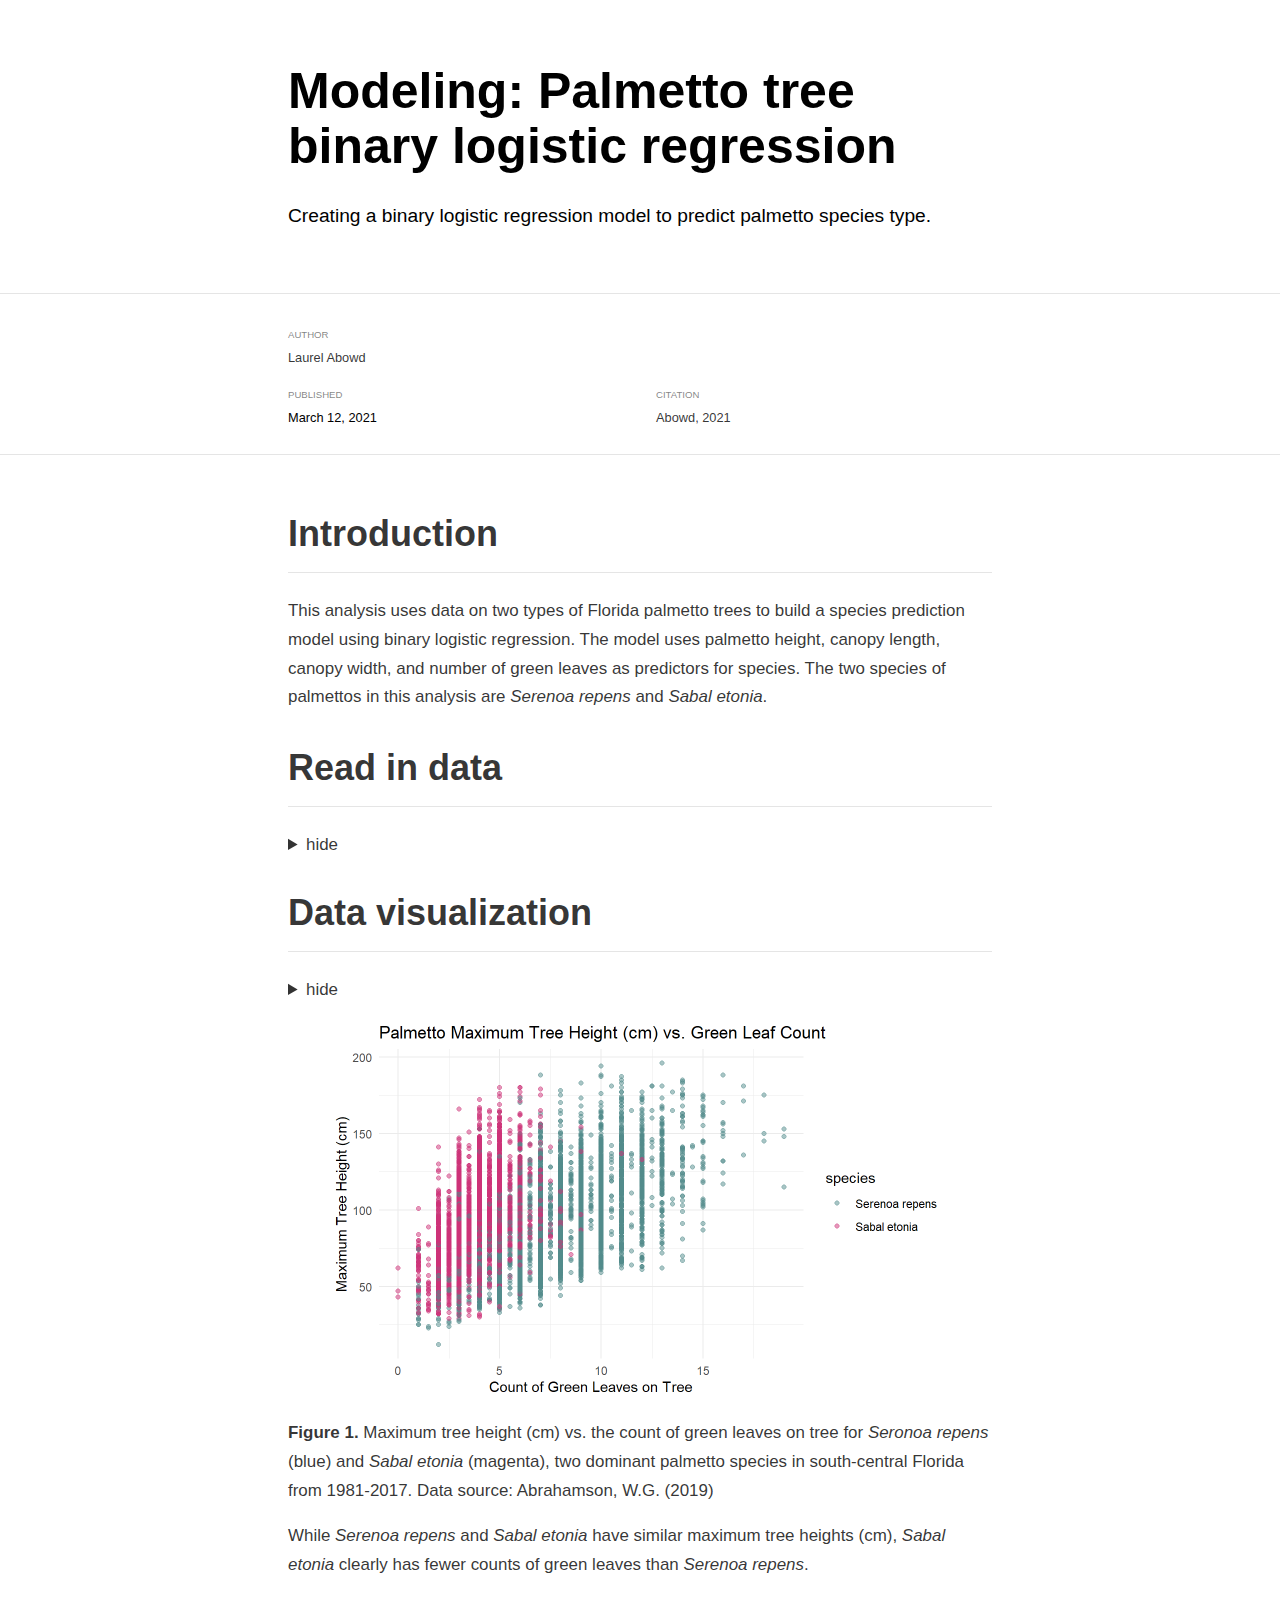
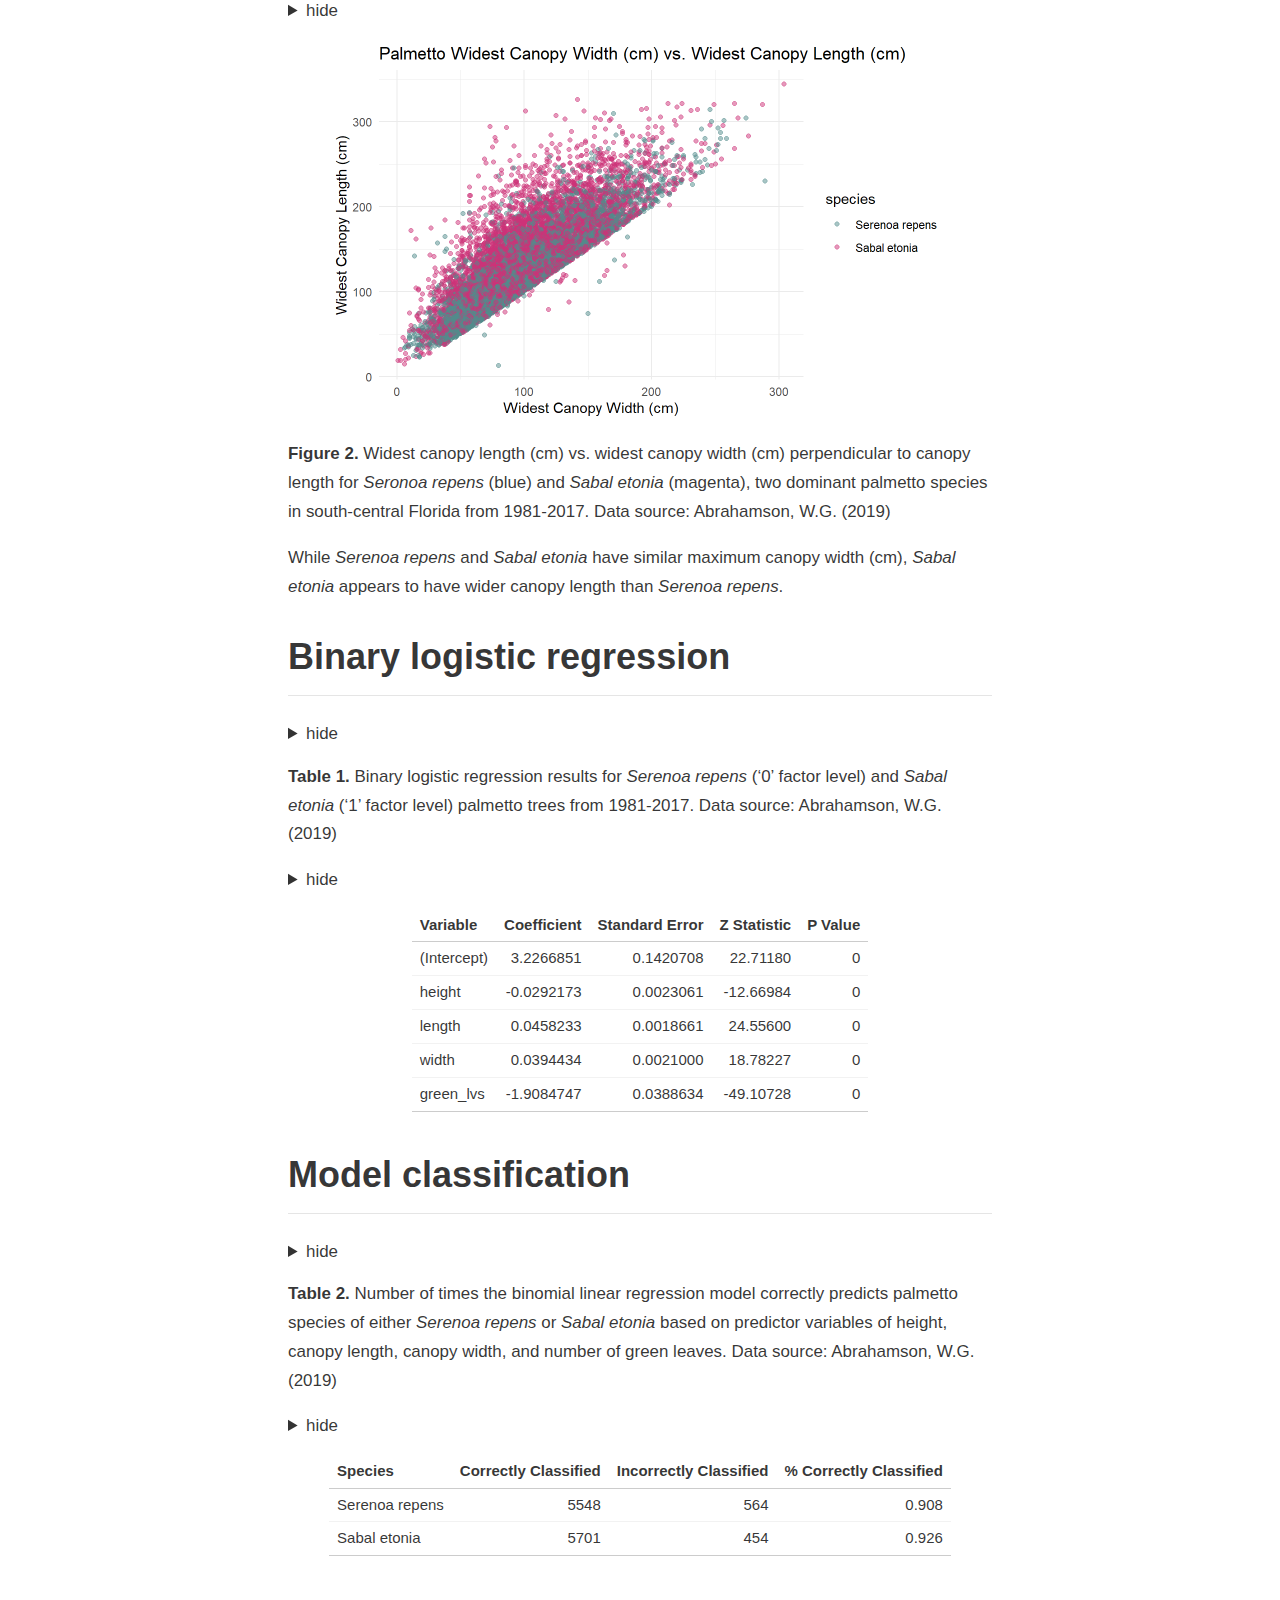
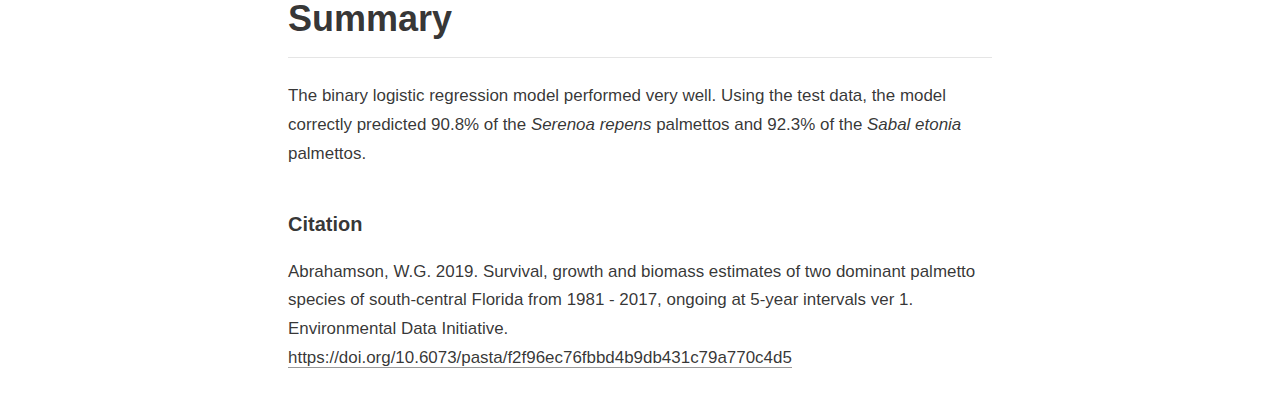
<file: _posts/project-02/laurel_abowd_sample_code.html>
<!DOCTYPE html>

<html xmlns="http://www.w3.org/1999/xhtml" lang="" xml:lang="">

<head>
  <meta charset="utf-8"/>
  <meta name="viewport" content="width=device-width, initial-scale=1"/>
  <meta http-equiv="X-UA-Compatible" content="IE=Edge,chrome=1"/>
  <meta name="generator" content="distill" />

  <style type="text/css">
  /* Hide doc at startup (prevent jankiness while JS renders/transforms) */
  body {
    visibility: hidden;
  }
  </style>

 <!--radix_placeholder_import_source-->
 <!--/radix_placeholder_import_source-->

<style type="text/css">code{white-space: pre;}</style>
<style type="text/css" data-origin="pandoc">
pre > code.sourceCode { white-space: pre; position: relative; }
pre > code.sourceCode > span { display: inline-block; line-height: 1.25; }
pre > code.sourceCode > span:empty { height: 1.2em; }
code.sourceCode > span { color: inherit; text-decoration: inherit; }
div.sourceCode { margin: 1em 0; }
pre.sourceCode { margin: 0; }
@media screen {
div.sourceCode { overflow: auto; }
}
@media print {
pre > code.sourceCode { white-space: pre-wrap; }
pre > code.sourceCode > span { text-indent: -5em; padding-left: 5em; }
}
pre.numberSource code
  { counter-reset: source-line 0; }
pre.numberSource code > span
  { position: relative; left: -4em; counter-increment: source-line; }
pre.numberSource code > span > a:first-child::before
  { content: counter(source-line);
    position: relative; left: -1em; text-align: right; vertical-align: baseline;
    border: none; display: inline-block;
    -webkit-touch-callout: none; -webkit-user-select: none;
    -khtml-user-select: none; -moz-user-select: none;
    -ms-user-select: none; user-select: none;
    padding: 0 4px; width: 4em;
    color: #aaaaaa;
  }
pre.numberSource { margin-left: 3em; border-left: 1px solid #aaaaaa;  padding-left: 4px; }
div.sourceCode
  {   }
@media screen {
pre > code.sourceCode > span > a:first-child::before { text-decoration: underline; }
}
code span.al { color: #ad0000; } /* Alert */
code span.an { color: #5e5e5e; } /* Annotation */
code span.at { color: #20794d; } /* Attribute */
code span.bn { color: #ad0000; } /* BaseN */
code span.bu { } /* BuiltIn */
code span.cf { color: #007ba5; } /* ControlFlow */
code span.ch { color: #20794d; } /* Char */
code span.cn { color: #8f5902; } /* Constant */
code span.co { color: #5e5e5e; } /* Comment */
code span.cv { color: #5e5e5e; font-style: italic; } /* CommentVar */
code span.do { color: #5e5e5e; font-style: italic; } /* Documentation */
code span.dt { color: #ad0000; } /* DataType */
code span.dv { color: #ad0000; } /* DecVal */
code span.er { color: #ad0000; } /* Error */
code span.ex { } /* Extension */
code span.fl { color: #ad0000; } /* Float */
code span.fu { color: #4758ab; } /* Function */
code span.im { } /* Import */
code span.in { color: #5e5e5e; } /* Information */
code span.kw { color: #007ba5; } /* Keyword */
code span.op { color: #5e5e5e; } /* Operator */
code span.ot { color: #007ba5; } /* Other */
code span.pp { color: #ad0000; } /* Preprocessor */
code span.sc { color: #20794d; } /* SpecialChar */
code span.ss { color: #20794d; } /* SpecialString */
code span.st { color: #20794d; } /* String */
code span.va { color: #111111; } /* Variable */
code span.vs { color: #20794d; } /* VerbatimString */
code span.wa { color: #5e5e5e; font-style: italic; } /* Warning */
</style>

  <!--radix_placeholder_meta_tags-->
  <title>Modeling: Palmetto tree binary logistic regression</title>

  <meta property="description" itemprop="description" content="Creating a binary logistic regression model to predict palmetto species type."/>


  <!--  https://schema.org/Article -->
  <meta property="article:published" itemprop="datePublished" content="2021-03-12"/>
  <meta property="article:created" itemprop="dateCreated" content="2021-03-12"/>
  <meta name="article:author" content="Laurel Abowd"/>

  <!--  https://developers.facebook.com/docs/sharing/webmasters#markup -->
  <meta property="og:title" content="Modeling: Palmetto tree binary logistic regression"/>
  <meta property="og:type" content="article"/>
  <meta property="og:description" content="Creating a binary logistic regression model to predict palmetto species type."/>
  <meta property="og:locale" content="en_US"/>

  <!--  https://dev.twitter.com/cards/types/summary -->
  <meta property="twitter:card" content="summary"/>
  <meta property="twitter:title" content="Modeling: Palmetto tree binary logistic regression"/>
  <meta property="twitter:description" content="Creating a binary logistic regression model to predict palmetto species type."/>

  <!--/radix_placeholder_meta_tags-->
  <!--radix_placeholder_rmarkdown_metadata-->

  <script type="text/json" id="radix-rmarkdown-metadata">
  {"type":"list","attributes":{"names":{"type":"character","attributes":{},"value":["title","description","author","date","output"]}},"value":[{"type":"character","attributes":{},"value":["Modeling: Palmetto tree binary logistic regression"]},{"type":"character","attributes":{},"value":["Creating a binary logistic regression model to predict palmetto species type.\n"]},{"type":"list","attributes":{},"value":[{"type":"list","attributes":{"names":{"type":"character","attributes":{},"value":["name"]}},"value":[{"type":"character","attributes":{},"value":["Laurel Abowd"]}]}]},{"type":"character","attributes":{},"value":["2021-03-12"]},{"type":"list","attributes":{"names":{"type":"character","attributes":{},"value":["distill::distill_article"]}},"value":[{"type":"list","attributes":{"names":{"type":"character","attributes":{},"value":["self_contained","code_folding"]}},"value":[{"type":"logical","attributes":{},"value":[false]},{"type":"character","attributes":{},"value":["hide"]}]}]}]}
  </script>
  <!--/radix_placeholder_rmarkdown_metadata-->
  
  <script type="text/json" id="radix-resource-manifest">
  {"type":"character","attributes":{},"value":["laurel_abowd_sample_code_files/anchor-4.2.2/anchor.min.js","laurel_abowd_sample_code_files/bowser-1.9.3/bowser.min.js","laurel_abowd_sample_code_files/distill-2.2.21/template.v2.js","laurel_abowd_sample_code_files/figure-html5/unnamed-chunk-2-1.png","laurel_abowd_sample_code_files/figure-html5/unnamed-chunk-3-1.png","laurel_abowd_sample_code_files/header-attrs-2.6.6/header-attrs.js","laurel_abowd_sample_code_files/jquery-1.11.3/jquery.min.js","laurel_abowd_sample_code_files/kePrint-0.0.1/kePrint.js","laurel_abowd_sample_code_files/lightable-0.0.1/lightable.css","laurel_abowd_sample_code_files/popper-2.6.0/popper.min.js","laurel_abowd_sample_code_files/tippy-6.2.7/tippy-bundle.umd.min.js","laurel_abowd_sample_code_files/tippy-6.2.7/tippy-light-border.css","laurel_abowd_sample_code_files/tippy-6.2.7/tippy.css","laurel_abowd_sample_code_files/tippy-6.2.7/tippy.umd.min.js","laurel_abowd_sample_code_files/webcomponents-2.0.0/webcomponents.js"]}
  </script>
  <!--radix_placeholder_navigation_in_header-->
  <!--/radix_placeholder_navigation_in_header-->
  <!--radix_placeholder_distill-->

  <style type="text/css">

  body {
    background-color: white;
  }

  .pandoc-table {
    width: 100%;
  }

  .pandoc-table>caption {
    margin-bottom: 10px;
  }

  .pandoc-table th:not([align]) {
    text-align: left;
  }

  .pagedtable-footer {
    font-size: 15px;
  }

  d-byline .byline {
    grid-template-columns: 2fr 2fr;
  }

  d-byline .byline h3 {
    margin-block-start: 1.5em;
  }

  d-byline .byline .authors-affiliations h3 {
    margin-block-start: 0.5em;
  }

  .authors-affiliations .orcid-id {
    width: 16px;
    height:16px;
    margin-left: 4px;
    margin-right: 4px;
    vertical-align: middle;
    padding-bottom: 2px;
  }

  d-title .dt-tags {
    margin-top: 1em;
    grid-column: text;
  }

  .dt-tags .dt-tag {
    text-decoration: none;
    display: inline-block;
    color: rgba(0,0,0,0.6);
    padding: 0em 0.4em;
    margin-right: 0.5em;
    margin-bottom: 0.4em;
    font-size: 70%;
    border: 1px solid rgba(0,0,0,0.2);
    border-radius: 3px;
    text-transform: uppercase;
    font-weight: 500;
  }

  d-article table.gt_table td,
  d-article table.gt_table th {
    border-bottom: none;
  }

  .html-widget {
    margin-bottom: 2.0em;
  }

  .l-screen-inset {
    padding-right: 16px;
  }

  .l-screen .caption {
    margin-left: 10px;
  }

  .shaded {
    background: rgb(247, 247, 247);
    padding-top: 20px;
    padding-bottom: 20px;
    border-top: 1px solid rgba(0, 0, 0, 0.1);
    border-bottom: 1px solid rgba(0, 0, 0, 0.1);
  }

  .shaded .html-widget {
    margin-bottom: 0;
    border: 1px solid rgba(0, 0, 0, 0.1);
  }

  .shaded .shaded-content {
    background: white;
  }

  .text-output {
    margin-top: 0;
    line-height: 1.5em;
  }

  .hidden {
    display: none !important;
  }

  d-article {
    padding-top: 2.5rem;
    padding-bottom: 30px;
  }

  d-appendix {
    padding-top: 30px;
  }

  d-article>p>img {
    width: 100%;
  }

  d-article h2 {
    margin: 1rem 0 1.5rem 0;
  }

  d-article h3 {
    margin-top: 1.5rem;
  }

  d-article iframe {
    border: 1px solid rgba(0, 0, 0, 0.1);
    margin-bottom: 2.0em;
    width: 100%;
  }

  /* Tweak code blocks */

  d-article div.sourceCode code,
  d-article pre code {
    font-family: Consolas, Monaco, 'Andale Mono', 'Ubuntu Mono', monospace;
  }

  d-article pre,
  d-article div.sourceCode,
  d-article div.sourceCode pre {
    overflow: auto;
  }

  d-article div.sourceCode {
    background-color: white;
  }

  d-article div.sourceCode pre {
    padding-left: 10px;
    font-size: 12px;
    border-left: 2px solid rgba(0,0,0,0.1);
  }

  d-article pre {
    font-size: 12px;
    color: black;
    background: none;
    margin-top: 0;
    text-align: left;
    white-space: pre;
    word-spacing: normal;
    word-break: normal;
    word-wrap: normal;
    line-height: 1.5;

    -moz-tab-size: 4;
    -o-tab-size: 4;
    tab-size: 4;

    -webkit-hyphens: none;
    -moz-hyphens: none;
    -ms-hyphens: none;
    hyphens: none;
  }

  d-article pre a {
    border-bottom: none;
  }

  d-article pre a:hover {
    border-bottom: none;
    text-decoration: underline;
  }

  d-article details {
    grid-column: text;
    margin-bottom: 0.8em;
  }

  @media(min-width: 768px) {

  d-article pre,
  d-article div.sourceCode,
  d-article div.sourceCode pre {
    overflow: visible !important;
  }

  d-article div.sourceCode pre {
    padding-left: 18px;
    font-size: 14px;
  }

  d-article pre {
    font-size: 14px;
  }

  }

  figure img.external {
    background: white;
    border: 1px solid rgba(0, 0, 0, 0.1);
    box-shadow: 0 1px 8px rgba(0, 0, 0, 0.1);
    padding: 18px;
    box-sizing: border-box;
  }

  /* CSS for d-contents */

  .d-contents {
    grid-column: text;
    color: rgba(0,0,0,0.8);
    font-size: 0.9em;
    padding-bottom: 1em;
    margin-bottom: 1em;
    padding-bottom: 0.5em;
    margin-bottom: 1em;
    padding-left: 0.25em;
    justify-self: start;
  }

  @media(min-width: 1000px) {
    .d-contents.d-contents-float {
      height: 0;
      grid-column-start: 1;
      grid-column-end: 4;
      justify-self: center;
      padding-right: 3em;
      padding-left: 2em;
    }
  }

  .d-contents nav h3 {
    font-size: 18px;
    margin-top: 0;
    margin-bottom: 1em;
  }

  .d-contents li {
    list-style-type: none
  }

  .d-contents nav > ul {
    padding-left: 0;
  }

  .d-contents ul {
    padding-left: 1em
  }

  .d-contents nav ul li {
    margin-top: 0.6em;
    margin-bottom: 0.2em;
  }

  .d-contents nav a {
    font-size: 13px;
    border-bottom: none;
    text-decoration: none
    color: rgba(0, 0, 0, 0.8);
  }

  .d-contents nav a:hover {
    text-decoration: underline solid rgba(0, 0, 0, 0.6)
  }

  .d-contents nav > ul > li > a {
    font-weight: 600;
  }

  .d-contents nav > ul > li > ul {
    font-weight: inherit;
  }

  .d-contents nav > ul > li > ul > li {
    margin-top: 0.2em;
  }


  .d-contents nav ul {
    margin-top: 0;
    margin-bottom: 0.25em;
  }

  .d-article-with-toc h2:nth-child(2) {
    margin-top: 0;
  }


  /* Figure */

  .figure {
    position: relative;
    margin-bottom: 2.5em;
    margin-top: 1.5em;
  }

  .figure img {
    width: 100%;
  }

  .figure .caption {
    color: rgba(0, 0, 0, 0.6);
    font-size: 12px;
    line-height: 1.5em;
  }

  .figure img.external {
    background: white;
    border: 1px solid rgba(0, 0, 0, 0.1);
    box-shadow: 0 1px 8px rgba(0, 0, 0, 0.1);
    padding: 18px;
    box-sizing: border-box;
  }

  .figure .caption a {
    color: rgba(0, 0, 0, 0.6);
  }

  .figure .caption b,
  .figure .caption strong, {
    font-weight: 600;
    color: rgba(0, 0, 0, 1.0);
  }

  /* Citations */

  d-article .citation {
    color: inherit;
    cursor: inherit;
  }

  div.hanging-indent{
    margin-left: 1em; text-indent: -1em;
  }

  /* Citation hover box */

  .tippy-box[data-theme~=light-border] {
    background-color: rgba(250, 250, 250, 0.95);
  }

  .tippy-content > p {
    margin-bottom: 0;
    padding: 2px;
  }


  /* Tweak 1000px media break to show more text */

  @media(min-width: 1000px) {
    .base-grid,
    distill-header,
    d-title,
    d-abstract,
    d-article,
    d-appendix,
    distill-appendix,
    d-byline,
    d-footnote-list,
    d-citation-list,
    distill-footer {
      grid-template-columns: [screen-start] 1fr [page-start kicker-start] 80px [middle-start] 50px [text-start kicker-end] 65px 65px 65px 65px 65px 65px 65px 65px [text-end gutter-start] 65px [middle-end] 65px [page-end gutter-end] 1fr [screen-end];
      grid-column-gap: 16px;
    }

    .grid {
      grid-column-gap: 16px;
    }

    d-article {
      font-size: 1.06rem;
      line-height: 1.7em;
    }
    figure .caption, .figure .caption, figure figcaption {
      font-size: 13px;
    }
  }

  @media(min-width: 1180px) {
    .base-grid,
    distill-header,
    d-title,
    d-abstract,
    d-article,
    d-appendix,
    distill-appendix,
    d-byline,
    d-footnote-list,
    d-citation-list,
    distill-footer {
      grid-template-columns: [screen-start] 1fr [page-start kicker-start] 60px [middle-start] 60px [text-start kicker-end] 60px 60px 60px 60px 60px 60px 60px 60px [text-end gutter-start] 60px [middle-end] 60px [page-end gutter-end] 1fr [screen-end];
      grid-column-gap: 32px;
    }

    .grid {
      grid-column-gap: 32px;
    }
  }


  /* Get the citation styles for the appendix (not auto-injected on render since
     we do our own rendering of the citation appendix) */

  d-appendix .citation-appendix,
  .d-appendix .citation-appendix {
    font-size: 11px;
    line-height: 15px;
    border-left: 1px solid rgba(0, 0, 0, 0.1);
    padding-left: 18px;
    border: 1px solid rgba(0,0,0,0.1);
    background: rgba(0, 0, 0, 0.02);
    padding: 10px 18px;
    border-radius: 3px;
    color: rgba(150, 150, 150, 1);
    overflow: hidden;
    margin-top: -12px;
    white-space: pre-wrap;
    word-wrap: break-word;
  }

  /* Include appendix styles here so they can be overridden */

  d-appendix {
    contain: layout style;
    font-size: 0.8em;
    line-height: 1.7em;
    margin-top: 60px;
    margin-bottom: 0;
    border-top: 1px solid rgba(0, 0, 0, 0.1);
    color: rgba(0,0,0,0.5);
    padding-top: 60px;
    padding-bottom: 48px;
  }

  d-appendix h3 {
    grid-column: page-start / text-start;
    font-size: 15px;
    font-weight: 500;
    margin-top: 1em;
    margin-bottom: 0;
    color: rgba(0,0,0,0.65);
  }

  d-appendix h3 + * {
    margin-top: 1em;
  }

  d-appendix ol {
    padding: 0 0 0 15px;
  }

  @media (min-width: 768px) {
    d-appendix ol {
      padding: 0 0 0 30px;
      margin-left: -30px;
    }
  }

  d-appendix li {
    margin-bottom: 1em;
  }

  d-appendix a {
    color: rgba(0, 0, 0, 0.6);
  }

  d-appendix > * {
    grid-column: text;
  }

  d-appendix > d-footnote-list,
  d-appendix > d-citation-list,
  d-appendix > distill-appendix {
    grid-column: screen;
  }

  /* Include footnote styles here so they can be overridden */

  d-footnote-list {
    contain: layout style;
  }

  d-footnote-list > * {
    grid-column: text;
  }

  d-footnote-list a.footnote-backlink {
    color: rgba(0,0,0,0.3);
    padding-left: 0.5em;
  }



  /* Anchor.js */

  .anchorjs-link {
    /*transition: all .25s linear; */
    text-decoration: none;
    border-bottom: none;
  }
  *:hover > .anchorjs-link {
    margin-left: -1.125em !important;
    text-decoration: none;
    border-bottom: none;
  }

  /* Social footer */

  .social_footer {
    margin-top: 30px;
    margin-bottom: 0;
    color: rgba(0,0,0,0.67);
  }

  .disqus-comments {
    margin-right: 30px;
  }

  .disqus-comment-count {
    border-bottom: 1px solid rgba(0, 0, 0, 0.4);
    cursor: pointer;
  }

  #disqus_thread {
    margin-top: 30px;
  }

  .article-sharing a {
    border-bottom: none;
    margin-right: 8px;
  }

  .article-sharing a:hover {
    border-bottom: none;
  }

  .sidebar-section.subscribe {
    font-size: 12px;
    line-height: 1.6em;
  }

  .subscribe p {
    margin-bottom: 0.5em;
  }


  .article-footer .subscribe {
    font-size: 15px;
    margin-top: 45px;
  }


  .sidebar-section.custom {
    font-size: 12px;
    line-height: 1.6em;
  }

  .custom p {
    margin-bottom: 0.5em;
  }

  /* Styles for listing layout (hide title) */
  .layout-listing d-title, .layout-listing .d-title {
    display: none;
  }

  /* Styles for posts lists (not auto-injected) */


  .posts-with-sidebar {
    padding-left: 45px;
    padding-right: 45px;
  }

  .posts-list .description h2,
  .posts-list .description p {
    font-family: -apple-system, BlinkMacSystemFont, "Segoe UI", Roboto, Oxygen, Ubuntu, Cantarell, "Fira Sans", "Droid Sans", "Helvetica Neue", Arial, sans-serif;
  }

  .posts-list .description h2 {
    font-weight: 700;
    border-bottom: none;
    padding-bottom: 0;
  }

  .posts-list h2.post-tag {
    border-bottom: 1px solid rgba(0, 0, 0, 0.2);
    padding-bottom: 12px;
  }
  .posts-list {
    margin-top: 60px;
    margin-bottom: 24px;
  }

  .posts-list .post-preview {
    text-decoration: none;
    overflow: hidden;
    display: block;
    border-bottom: 1px solid rgba(0, 0, 0, 0.1);
    padding: 24px 0;
  }

  .post-preview-last {
    border-bottom: none !important;
  }

  .posts-list .posts-list-caption {
    grid-column: screen;
    font-weight: 400;
  }

  .posts-list .post-preview h2 {
    margin: 0 0 6px 0;
    line-height: 1.2em;
    font-style: normal;
    font-size: 24px;
  }

  .posts-list .post-preview p {
    margin: 0 0 12px 0;
    line-height: 1.4em;
    font-size: 16px;
  }

  .posts-list .post-preview .thumbnail {
    box-sizing: border-box;
    margin-bottom: 24px;
    position: relative;
    max-width: 500px;
  }
  .posts-list .post-preview img {
    width: 100%;
    display: block;
  }

  .posts-list .metadata {
    font-size: 12px;
    line-height: 1.4em;
    margin-bottom: 18px;
  }

  .posts-list .metadata > * {
    display: inline-block;
  }

  .posts-list .metadata .publishedDate {
    margin-right: 2em;
  }

  .posts-list .metadata .dt-authors {
    display: block;
    margin-top: 0.3em;
    margin-right: 2em;
  }

  .posts-list .dt-tags {
    display: block;
    line-height: 1em;
  }

  .posts-list .dt-tags .dt-tag {
    display: inline-block;
    color: rgba(0,0,0,0.6);
    padding: 0.3em 0.4em;
    margin-right: 0.2em;
    margin-bottom: 0.4em;
    font-size: 60%;
    border: 1px solid rgba(0,0,0,0.2);
    border-radius: 3px;
    text-transform: uppercase;
    font-weight: 500;
  }

  .posts-list img {
    opacity: 1;
  }

  .posts-list img[data-src] {
    opacity: 0;
  }

  .posts-more {
    clear: both;
  }


  .posts-sidebar {
    font-size: 16px;
  }

  .posts-sidebar h3 {
    font-size: 16px;
    margin-top: 0;
    margin-bottom: 0.5em;
    font-weight: 400;
    text-transform: uppercase;
  }

  .sidebar-section {
    margin-bottom: 30px;
  }

  .categories ul {
    list-style-type: none;
    margin: 0;
    padding: 0;
  }

  .categories li {
    color: rgba(0, 0, 0, 0.8);
    margin-bottom: 0;
  }

  .categories li>a {
    border-bottom: none;
  }

  .categories li>a:hover {
    border-bottom: 1px solid rgba(0, 0, 0, 0.4);
  }

  .categories .active {
    font-weight: 600;
  }

  .categories .category-count {
    color: rgba(0, 0, 0, 0.4);
  }


  @media(min-width: 768px) {
    .posts-list .post-preview h2 {
      font-size: 26px;
    }
    .posts-list .post-preview .thumbnail {
      float: right;
      width: 30%;
      margin-bottom: 0;
    }
    .posts-list .post-preview .description {
      float: left;
      width: 45%;
    }
    .posts-list .post-preview .metadata {
      float: left;
      width: 20%;
      margin-top: 8px;
    }
    .posts-list .post-preview p {
      margin: 0 0 12px 0;
      line-height: 1.5em;
      font-size: 16px;
    }
    .posts-with-sidebar .posts-list {
      float: left;
      width: 75%;
    }
    .posts-with-sidebar .posts-sidebar {
      float: right;
      width: 20%;
      margin-top: 60px;
      padding-top: 24px;
      padding-bottom: 24px;
    }
  }


  /* Improve display for browsers without grid (IE/Edge <= 15) */

  .downlevel {
    line-height: 1.6em;
    font-family: -apple-system, BlinkMacSystemFont, "Segoe UI", Roboto, Oxygen, Ubuntu, Cantarell, "Fira Sans", "Droid Sans", "Helvetica Neue", Arial, sans-serif;
    margin: 0;
  }

  .downlevel .d-title {
    padding-top: 6rem;
    padding-bottom: 1.5rem;
  }

  .downlevel .d-title h1 {
    font-size: 50px;
    font-weight: 700;
    line-height: 1.1em;
    margin: 0 0 0.5rem;
  }

  .downlevel .d-title p {
    font-weight: 300;
    font-size: 1.2rem;
    line-height: 1.55em;
    margin-top: 0;
  }

  .downlevel .d-byline {
    padding-top: 0.8em;
    padding-bottom: 0.8em;
    font-size: 0.8rem;
    line-height: 1.8em;
  }

  .downlevel .section-separator {
    border: none;
    border-top: 1px solid rgba(0, 0, 0, 0.1);
  }

  .downlevel .d-article {
    font-size: 1.06rem;
    line-height: 1.7em;
    padding-top: 1rem;
    padding-bottom: 2rem;
  }


  .downlevel .d-appendix {
    padding-left: 0;
    padding-right: 0;
    max-width: none;
    font-size: 0.8em;
    line-height: 1.7em;
    margin-bottom: 0;
    color: rgba(0,0,0,0.5);
    padding-top: 40px;
    padding-bottom: 48px;
  }

  .downlevel .footnotes ol {
    padding-left: 13px;
  }

  .downlevel .base-grid,
  .downlevel .distill-header,
  .downlevel .d-title,
  .downlevel .d-abstract,
  .downlevel .d-article,
  .downlevel .d-appendix,
  .downlevel .distill-appendix,
  .downlevel .d-byline,
  .downlevel .d-footnote-list,
  .downlevel .d-citation-list,
  .downlevel .distill-footer,
  .downlevel .appendix-bottom,
  .downlevel .posts-container {
    padding-left: 40px;
    padding-right: 40px;
  }

  @media(min-width: 768px) {
    .downlevel .base-grid,
    .downlevel .distill-header,
    .downlevel .d-title,
    .downlevel .d-abstract,
    .downlevel .d-article,
    .downlevel .d-appendix,
    .downlevel .distill-appendix,
    .downlevel .d-byline,
    .downlevel .d-footnote-list,
    .downlevel .d-citation-list,
    .downlevel .distill-footer,
    .downlevel .appendix-bottom,
    .downlevel .posts-container {
    padding-left: 150px;
    padding-right: 150px;
    max-width: 900px;
  }
  }

  .downlevel pre code {
    display: block;
    border-left: 2px solid rgba(0, 0, 0, .1);
    padding: 0 0 0 20px;
    font-size: 14px;
  }

  .downlevel code, .downlevel pre {
    color: black;
    background: none;
    font-family: Consolas, Monaco, 'Andale Mono', 'Ubuntu Mono', monospace;
    text-align: left;
    white-space: pre;
    word-spacing: normal;
    word-break: normal;
    word-wrap: normal;
    line-height: 1.5;

    -moz-tab-size: 4;
    -o-tab-size: 4;
    tab-size: 4;

    -webkit-hyphens: none;
    -moz-hyphens: none;
    -ms-hyphens: none;
    hyphens: none;
  }

  .downlevel .posts-list .post-preview {
    color: inherit;
  }



  </style>

  <script type="application/javascript">

  function is_downlevel_browser() {
    if (bowser.isUnsupportedBrowser({ msie: "12", msedge: "16"},
                                   window.navigator.userAgent)) {
      return true;
    } else {
      return window.load_distill_framework === undefined;
    }
  }

  // show body when load is complete
  function on_load_complete() {

    // add anchors
    if (window.anchors) {
      window.anchors.options.placement = 'left';
      window.anchors.add('d-article > h2, d-article > h3, d-article > h4, d-article > h5');
    }


    // set body to visible
    document.body.style.visibility = 'visible';

    // force redraw for leaflet widgets
    if (window.HTMLWidgets) {
      var maps = window.HTMLWidgets.findAll(".leaflet");
      $.each(maps, function(i, el) {
        var map = this.getMap();
        map.invalidateSize();
        map.eachLayer(function(layer) {
          if (layer instanceof L.TileLayer)
            layer.redraw();
        });
      });
    }

    // trigger 'shown' so htmlwidgets resize
    $('d-article').trigger('shown');
  }

  function init_distill() {

    init_common();

    // create front matter
    var front_matter = $('<d-front-matter></d-front-matter>');
    $('#distill-front-matter').wrap(front_matter);

    // create d-title
    $('.d-title').changeElementType('d-title');

    // create d-byline
    var byline = $('<d-byline></d-byline>');
    $('.d-byline').replaceWith(byline);

    // create d-article
    var article = $('<d-article></d-article>');
    $('.d-article').wrap(article).children().unwrap();

    // move posts container into article
    $('.posts-container').appendTo($('d-article'));

    // create d-appendix
    $('.d-appendix').changeElementType('d-appendix');

    // flag indicating that we have appendix items
    var appendix = $('.appendix-bottom').children('h3').length > 0;

    // replace footnotes with <d-footnote>
    $('.footnote-ref').each(function(i, val) {
      appendix = true;
      var href = $(this).attr('href');
      var id = href.replace('#', '');
      var fn = $('#' + id);
      var fn_p = $('#' + id + '>p');
      fn_p.find('.footnote-back').remove();
      var text = fn_p.html();
      var dtfn = $('<d-footnote></d-footnote>');
      dtfn.html(text);
      $(this).replaceWith(dtfn);
    });
    // remove footnotes
    $('.footnotes').remove();

    // move refs into #references-listing
    $('#references-listing').replaceWith($('#refs'));

    $('h1.appendix, h2.appendix').each(function(i, val) {
      $(this).changeElementType('h3');
    });
    $('h3.appendix').each(function(i, val) {
      var id = $(this).attr('id');
      $('.d-contents a[href="#' + id + '"]').parent().remove();
      appendix = true;
      $(this).nextUntil($('h1, h2, h3')).addBack().appendTo($('d-appendix'));
    });

    // show d-appendix if we have appendix content
    $("d-appendix").css('display', appendix ? 'grid' : 'none');

    // localize layout chunks to just output
    $('.layout-chunk').each(function(i, val) {

      // capture layout
      var layout = $(this).attr('data-layout');

      // apply layout to markdown level block elements
      var elements = $(this).children().not('details, div.sourceCode, pre, script');
      elements.each(function(i, el) {
        var layout_div = $('<div class="' + layout + '"></div>');
        if (layout_div.hasClass('shaded')) {
          var shaded_content = $('<div class="shaded-content"></div>');
          $(this).wrap(shaded_content);
          $(this).parent().wrap(layout_div);
        } else {
          $(this).wrap(layout_div);
        }
      });


      // unwrap the layout-chunk div
      $(this).children().unwrap();
    });

    // remove code block used to force  highlighting css
    $('.distill-force-highlighting-css').parent().remove();

    // remove empty line numbers inserted by pandoc when using a
    // custom syntax highlighting theme
    $('code.sourceCode a:empty').remove();

    // load distill framework
    load_distill_framework();

    // wait for window.distillRunlevel == 4 to do post processing
    function distill_post_process() {

      if (!window.distillRunlevel || window.distillRunlevel < 4)
        return;

      // hide author/affiliations entirely if we have no authors
      var front_matter = JSON.parse($("#distill-front-matter").html());
      var have_authors = front_matter.authors && front_matter.authors.length > 0;
      if (!have_authors)
        $('d-byline').addClass('hidden');

      // article with toc class
      $('.d-contents').parent().addClass('d-article-with-toc');

      // strip links that point to #
      $('.authors-affiliations').find('a[href="#"]').removeAttr('href');

      // add orcid ids
      $('.authors-affiliations').find('.author').each(function(i, el) {
        var orcid_id = front_matter.authors[i].orcidID;
        if (orcid_id) {
          var a = $('<a></a>');
          a.attr('href', 'https://orcid.org/' + orcid_id);
          var img = $('<img></img>');
          img.addClass('orcid-id');
          img.attr('alt', 'ORCID ID');
          img.attr('src','[data-uri]');
          a.append(img);
          $(this).append(a);
        }
      });

      // hide elements of author/affiliations grid that have no value
      function hide_byline_column(caption) {
        $('d-byline').find('h3:contains("' + caption + '")').parent().css('visibility', 'hidden');
      }

      // affiliations
      var have_affiliations = false;
      for (var i = 0; i<front_matter.authors.length; ++i) {
        var author = front_matter.authors[i];
        if (author.affiliation !== "&nbsp;") {
          have_affiliations = true;
          break;
        }
      }
      if (!have_affiliations)
        $('d-byline').find('h3:contains("Affiliations")').css('visibility', 'hidden');

      // published date
      if (!front_matter.publishedDate)
        hide_byline_column("Published");

      // document object identifier
      var doi = $('d-byline').find('h3:contains("DOI")');
      var doi_p = doi.next().empty();
      if (!front_matter.doi) {
        // if we have a citation and valid citationText then link to that
        if ($('#citation').length > 0 && front_matter.citationText) {
          doi.html('Citation');
          $('<a href="#citation"></a>')
            .text(front_matter.citationText)
            .appendTo(doi_p);
        } else {
          hide_byline_column("DOI");
        }
      } else {
        $('<a></a>')
           .attr('href', "https://doi.org/" + front_matter.doi)
           .html(front_matter.doi)
           .appendTo(doi_p);
      }

       // change plural form of authors/affiliations
      if (front_matter.authors.length === 1) {
        var grid = $('.authors-affiliations');
        grid.children('h3:contains("Authors")').text('Author');
        grid.children('h3:contains("Affiliations")').text('Affiliation');
      }

      // remove d-appendix and d-footnote-list local styles
      $('d-appendix > style:first-child').remove();
      $('d-footnote-list > style:first-child').remove();

      // move appendix-bottom entries to the bottom
      $('.appendix-bottom').appendTo('d-appendix').children().unwrap();
      $('.appendix-bottom').remove();

      // hoverable references
      $('span.citation[data-cites]').each(function() {
        var refHtml = $('#ref-' + $(this).attr('data-cites')).html();
        window.tippy(this, {
          allowHTML: true,
          content: refHtml,
          maxWidth: 500,
          interactive: true,
          interactiveBorder: 10,
          theme: 'light-border',
          placement: 'bottom-start'
        });
      });

      // clear polling timer
      clearInterval(tid);

      // show body now that everything is ready
      on_load_complete();
    }

    var tid = setInterval(distill_post_process, 50);
    distill_post_process();

  }

  function init_downlevel() {

    init_common();

     // insert hr after d-title
    $('.d-title').after($('<hr class="section-separator"/>'));

    // check if we have authors
    var front_matter = JSON.parse($("#distill-front-matter").html());
    var have_authors = front_matter.authors && front_matter.authors.length > 0;

    // manage byline/border
    if (!have_authors)
      $('.d-byline').remove();
    $('.d-byline').after($('<hr class="section-separator"/>'));
    $('.d-byline a').remove();

    // remove toc
    $('.d-contents').remove();

    // move appendix elements
    $('h1.appendix, h2.appendix').each(function(i, val) {
      $(this).changeElementType('h3');
    });
    $('h3.appendix').each(function(i, val) {
      $(this).nextUntil($('h1, h2, h3')).addBack().appendTo($('.d-appendix'));
    });


    // inject headers into references and footnotes
    var refs_header = $('<h3></h3>');
    refs_header.text('References');
    $('#refs').prepend(refs_header);

    var footnotes_header = $('<h3></h3');
    footnotes_header.text('Footnotes');
    $('.footnotes').children('hr').first().replaceWith(footnotes_header);

    // move appendix-bottom entries to the bottom
    $('.appendix-bottom').appendTo('.d-appendix').children().unwrap();
    $('.appendix-bottom').remove();

    // remove appendix if it's empty
    if ($('.d-appendix').children().length === 0)
      $('.d-appendix').remove();

    // prepend separator above appendix
    $('.d-appendix').before($('<hr class="section-separator" style="clear: both"/>'));

    // trim code
    $('pre>code').each(function(i, val) {
      $(this).html($.trim($(this).html()));
    });

    // move posts-container right before article
    $('.posts-container').insertBefore($('.d-article'));

    $('body').addClass('downlevel');

    on_load_complete();
  }


  function init_common() {

    // jquery plugin to change element types
    (function($) {
      $.fn.changeElementType = function(newType) {
        var attrs = {};

        $.each(this[0].attributes, function(idx, attr) {
          attrs[attr.nodeName] = attr.nodeValue;
        });

        this.replaceWith(function() {
          return $("<" + newType + "/>", attrs).append($(this).contents());
        });
      };
    })(jQuery);

    // prevent underline for linked images
    $('a > img').parent().css({'border-bottom' : 'none'});

    // mark non-body figures created by knitr chunks as 100% width
    $('.layout-chunk').each(function(i, val) {
      var figures = $(this).find('img, .html-widget');
      if ($(this).attr('data-layout') !== "l-body") {
        figures.css('width', '100%');
      } else {
        figures.css('max-width', '100%');
        figures.filter("[width]").each(function(i, val) {
          var fig = $(this);
          fig.css('width', fig.attr('width') + 'px');
        });

      }
    });

    // auto-append index.html to post-preview links in file: protocol
    // and in rstudio ide preview
    $('.post-preview').each(function(i, val) {
      if (window.location.protocol === "file:")
        $(this).attr('href', $(this).attr('href') + "index.html");
    });

    // get rid of index.html references in header
    if (window.location.protocol !== "file:") {
      $('.distill-site-header a[href]').each(function(i,val) {
        $(this).attr('href', $(this).attr('href').replace("index.html", "./"));
      });
    }

    // add class to pandoc style tables
    $('tr.header').parent('thead').parent('table').addClass('pandoc-table');
    $('.kable-table').children('table').addClass('pandoc-table');

    // add figcaption style to table captions
    $('caption').parent('table').addClass("figcaption");

    // initialize posts list
    if (window.init_posts_list)
      window.init_posts_list();

    // implmement disqus comment link
    $('.disqus-comment-count').click(function() {
      window.headroom_prevent_pin = true;
      $('#disqus_thread').toggleClass('hidden');
      if (!$('#disqus_thread').hasClass('hidden')) {
        var offset = $(this).offset();
        $(window).resize();
        $('html, body').animate({
          scrollTop: offset.top - 35
        });
      }
    });
  }

  document.addEventListener('DOMContentLoaded', function() {
    if (is_downlevel_browser())
      init_downlevel();
    else
      window.addEventListener('WebComponentsReady', init_distill);
  });

  </script>

  <!--/radix_placeholder_distill-->
  <script src="laurel_abowd_sample_code_files/header-attrs-2.6.6/header-attrs.js"></script>
  <script src="laurel_abowd_sample_code_files/kePrint-0.0.1/kePrint.js"></script>
  <link href="laurel_abowd_sample_code_files/lightable-0.0.1/lightable.css" rel="stylesheet" />
  <script src="laurel_abowd_sample_code_files/jquery-1.11.3/jquery.min.js"></script>
  <script src="laurel_abowd_sample_code_files/popper-2.6.0/popper.min.js"></script>
  <link href="laurel_abowd_sample_code_files/tippy-6.2.7/tippy.css" rel="stylesheet" />
  <link href="laurel_abowd_sample_code_files/tippy-6.2.7/tippy-light-border.css" rel="stylesheet" />
  <script src="laurel_abowd_sample_code_files/tippy-6.2.7/tippy.umd.min.js"></script>
  <script src="laurel_abowd_sample_code_files/anchor-4.2.2/anchor.min.js"></script>
  <script src="laurel_abowd_sample_code_files/bowser-1.9.3/bowser.min.js"></script>
  <script src="laurel_abowd_sample_code_files/webcomponents-2.0.0/webcomponents.js"></script>
  <script src="laurel_abowd_sample_code_files/distill-2.2.21/template.v2.js"></script>
  <!--radix_placeholder_site_in_header-->
  <!--/radix_placeholder_site_in_header-->


</head>

<body>

<!--radix_placeholder_front_matter-->

<script id="distill-front-matter" type="text/json">
{"title":"Modeling: Palmetto tree binary logistic regression","description":"Creating a binary logistic regression model to predict palmetto species type.","authors":[{"author":"Laurel Abowd","authorURL":"#","affiliation":"&nbsp;","affiliationURL":"#","orcidID":""}],"publishedDate":"2021-03-12T00:00:00.000-08:00","citationText":"Abowd, 2021"}
</script>

<!--/radix_placeholder_front_matter-->
<!--radix_placeholder_navigation_before_body-->
<!--/radix_placeholder_navigation_before_body-->
<!--radix_placeholder_site_before_body-->
<!--/radix_placeholder_site_before_body-->

<div class="d-title">
<h1>Modeling: Palmetto tree binary logistic regression</h1>
<!--radix_placeholder_categories-->
<!--/radix_placeholder_categories-->
<p><p>Creating a binary logistic regression model to predict palmetto species type.</p></p>
</div>

<div class="d-byline">
  Laurel Abowd  
  
<br/>2021-03-12
</div>

<div class="d-article">
<h2 id="introduction"><strong>Introduction</strong></h2>
<p>This analysis uses data on two types of Florida palmetto trees to build a species prediction model using binary logistic regression. The model uses palmetto height, canopy length, canopy width, and number of green leaves as predictors for species. The two species of palmettos in this analysis are <em>Serenoa repens</em> and <em>Sabal etonia</em>.</p>
<h2 id="read-in-data"><strong>Read in data</strong></h2>
<div class="layout-chunk" data-layout="l-body">
<details>
<summary>
hide
</summary>
<div class="sourceCode">
<pre class="sourceCode r"><code class="sourceCode r"><span class='co'># Read in the data as all columns as characters and convert back to numeric and factor as needed</span>

<span class='va'>palmetto</span> <span class='op'>&lt;-</span> <span class='fu'>read_csv</span><span class='op'>(</span><span class='fu'><a href='https://here.r-lib.org//reference/here.html'>here</a></span><span class='op'>(</span><span class='st'>'data/project-02/palmetto.csv'</span><span class='op'>)</span>,
                     col_types <span class='op'>=</span> <span class='fu'>cols</span><span class='op'>(</span>.default <span class='op'>=</span> <span class='st'>'c'</span><span class='op'>)</span><span class='op'>)</span> <span class='op'>%&gt;%</span> 
  <span class='fu'>mutate</span><span class='op'>(</span>height <span class='op'>=</span> <span class='fu'><a href='https://rdrr.io/r/base/numeric.html'>as.numeric</a></span><span class='op'>(</span><span class='va'>height</span><span class='op'>)</span>, 
         length <span class='op'>=</span> <span class='fu'><a href='https://rdrr.io/r/base/numeric.html'>as.numeric</a></span><span class='op'>(</span><span class='va'>length</span><span class='op'>)</span>,
         width <span class='op'>=</span> <span class='fu'><a href='https://rdrr.io/r/base/numeric.html'>as.numeric</a></span><span class='op'>(</span><span class='va'>width</span><span class='op'>)</span>,
         green_lvs <span class='op'>=</span> <span class='fu'><a href='https://rdrr.io/r/base/numeric.html'>as.numeric</a></span><span class='op'>(</span><span class='va'>green_lvs</span><span class='op'>)</span>, 
         species <span class='op'>=</span> <span class='fu'><a href='https://rdrr.io/r/base/factor.html'>as.factor</a></span><span class='op'>(</span><span class='va'>species</span><span class='op'>)</span><span class='op'>)</span>
</code></pre>
</div>
</details>
</div>
<h2 id="data-visualization"><strong>Data visualization</strong></h2>
<div class="layout-chunk" data-layout="l-body">
<details>
<summary>
hide
</summary>
<div class="sourceCode">
<pre class="sourceCode r"><code class="sourceCode r"><span class='co'># Data visualizations to explore differences in height, canopy length, canopy length, canopy width, and green leaves for each of the two species. </span>
<span class='co'># (1 = Serenoa repens 2 = Sabal etonia)</span>

<span class='co'># Height and green leaves for two species</span>
<span class='fu'>ggplot</span><span class='op'>(</span>data <span class='op'>=</span> <span class='va'>palmetto</span>, <span class='fu'>aes</span><span class='op'>(</span>x <span class='op'>=</span> <span class='va'>green_lvs</span>, y <span class='op'>=</span> <span class='va'>height</span><span class='op'>)</span><span class='op'>)</span> <span class='op'>+</span>
  <span class='fu'>geom_point</span><span class='op'>(</span><span class='fu'>aes</span><span class='op'>(</span>color <span class='op'>=</span> <span class='va'>species</span><span class='op'>)</span>, alpha <span class='op'>=</span> <span class='fl'>0.5</span><span class='op'>)</span> <span class='op'>+</span>
  <span class='fu'>scale_color_manual</span><span class='op'>(</span>values <span class='op'>=</span> <span class='fu'><a href='https://rdrr.io/r/base/c.html'>c</a></span><span class='op'>(</span><span class='st'>"darkslategray4"</span>, <span class='st'>"violetred3"</span><span class='op'>)</span>, 
                     labels <span class='op'>=</span> <span class='fu'><a href='https://rdrr.io/r/base/c.html'>c</a></span><span class='op'>(</span><span class='st'>"Serenoa repens"</span>, <span class='st'>"Sabal etonia"</span><span class='op'>)</span><span class='op'>)</span> <span class='op'>+</span>
  <span class='fu'>theme</span><span class='op'>(</span>text <span class='op'>=</span> <span class='fu'>element_text</span><span class='op'>(</span>size <span class='op'>=</span> <span class='fl'>20</span><span class='op'>)</span><span class='op'>)</span> <span class='op'>+</span>
  <span class='fu'>labs</span><span class='op'>(</span>x <span class='op'>=</span> <span class='st'>"Count of Green Leaves on Tree"</span>,
       y <span class='op'>=</span> <span class='st'>"Maximum Tree Height (cm)"</span>,
       title <span class='op'>=</span> <span class='st'>"Palmetto Maximum Tree Height (cm) vs. Green Leaf Count"</span><span class='op'>)</span> <span class='op'>+</span>
  <span class='fu'>theme_minimal</span><span class='op'>(</span><span class='op'>)</span>
</code></pre>
</div>
</details>
<p><img src="laurel_abowd_sample_code_files/figure-html5/unnamed-chunk-2-1.png" width="624" style="display: block; margin: auto;" /></p>
</div>
<p><strong>Figure 1.</strong> Maximum tree height (cm) vs. the count of green leaves on tree for <em>Seronoa repens</em> (blue) and <em>Sabal etonia</em> (magenta), two dominant palmetto species in south-central Florida from 1981-2017. Data source: Abrahamson, W.G. (2019)</p>
<p>While <em>Serenoa repens</em> and <em>Sabal etonia</em> have similar maximum tree heights (cm), <em>Sabal etonia</em> clearly has fewer counts of green leaves than <em>Serenoa repens</em>.</p>
<div class="layout-chunk" data-layout="l-body">
<details>
<summary>
hide
</summary>
<div class="sourceCode">
<pre class="sourceCode r"><code class="sourceCode r"><span class='co'># Canopy height and length for the two species</span>
<span class='fu'>ggplot</span><span class='op'>(</span>data <span class='op'>=</span> <span class='va'>palmetto</span>, <span class='fu'>aes</span><span class='op'>(</span>x <span class='op'>=</span> <span class='va'>width</span>, y <span class='op'>=</span> <span class='va'>length</span><span class='op'>)</span><span class='op'>)</span> <span class='op'>+</span>
  <span class='fu'>geom_point</span><span class='op'>(</span><span class='fu'>aes</span><span class='op'>(</span>color <span class='op'>=</span> <span class='va'>species</span><span class='op'>)</span>, alpha <span class='op'>=</span> <span class='fl'>0.5</span><span class='op'>)</span> <span class='op'>+</span>
  <span class='fu'>scale_color_manual</span><span class='op'>(</span>values <span class='op'>=</span> <span class='fu'><a href='https://rdrr.io/r/base/c.html'>c</a></span><span class='op'>(</span><span class='st'>"darkslategray4"</span>, <span class='st'>"violetred3"</span><span class='op'>)</span>,
                     labels <span class='op'>=</span> <span class='fu'><a href='https://rdrr.io/r/base/c.html'>c</a></span><span class='op'>(</span><span class='st'>"Serenoa repens"</span>, <span class='st'>"Sabal etonia"</span><span class='op'>)</span><span class='op'>)</span> <span class='op'>+</span>
  <span class='fu'>labs</span><span class='op'>(</span>x <span class='op'>=</span> <span class='st'>"Widest Canopy Width (cm)"</span>,
       y <span class='op'>=</span> <span class='st'>"Widest Canopy Length (cm)"</span>,
       title <span class='op'>=</span> <span class='st'>"Palmetto Widest Canopy Width (cm) vs. Widest Canopy Length (cm)"</span><span class='op'>)</span> <span class='op'>+</span>
  <span class='fu'>theme_minimal</span><span class='op'>(</span><span class='op'>)</span>
</code></pre>
</div>
</details>
<p><img src="laurel_abowd_sample_code_files/figure-html5/unnamed-chunk-3-1.png" width="624" style="display: block; margin: auto;" /></p>
</div>
<p><strong>Figure 2.</strong> Widest canopy length (cm) vs. widest canopy width (cm) perpendicular to canopy length for <em>Seronoa repens</em> (blue) and <em>Sabal etonia</em> (magenta), two dominant palmetto species in south-central Florida from 1981-2017. Data source: Abrahamson, W.G. (2019)</p>
<p>While <em>Serenoa repens</em> and <em>Sabal etonia</em> have similar maximum canopy width (cm), <em>Sabal etonia</em> appears to have wider canopy length than <em>Serenoa repens</em>.</p>
<h2 id="binary-logistic-regression"><strong>Binary logistic regression</strong></h2>
<div class="layout-chunk" data-layout="l-body">
<details>
<summary>
hide
</summary>
<div class="sourceCode">
<pre class="sourceCode r"><code class="sourceCode r"><span class='co'># Binary logistic regression w/ predictor variables of height, length, width, and green leaves</span>
<span class='co'># levels (0 = "1" (Serenoa repens) 1 = "2" (Sabal etonia))</span>

<span class='va'>palmetto_blr</span> <span class='op'>&lt;-</span> <span class='fu'><a href='https://rdrr.io/r/stats/glm.html'>glm</a></span><span class='op'>(</span><span class='va'>species</span><span class='op'>~</span> <span class='va'>height</span> <span class='op'>+</span> <span class='va'>length</span> <span class='op'>+</span> <span class='va'>width</span> <span class='op'>+</span> <span class='va'>green_lvs</span>,
                            data <span class='op'>=</span> <span class='va'>palmetto</span>,
                            family <span class='op'>=</span> <span class='st'>"binomial"</span> <span class='op'>)</span>
</code></pre>
</div>
</details>
</div>
<p><strong>Table 1.</strong> Binary logistic regression results for <em>Serenoa repens</em> (‘0’ factor level) and <em>Sabal etonia</em> (‘1’ factor level) palmetto trees from 1981-2017. Data source: Abrahamson, W.G. (2019)</p>
<div class="layout-chunk" data-layout="l-body">
<details>
<summary>
hide
</summary>
<div class="sourceCode">
<pre class="sourceCode r"><code class="sourceCode r"><span class='co'># Tidy version</span>
<span class='va'>blr_tidy</span> <span class='op'>&lt;-</span> <span class='fu'><a href='https://generics.r-lib.org/reference/tidy.html'>tidy</a></span><span class='op'>(</span><span class='va'>palmetto_blr</span><span class='op'>)</span>

<span class='co'># Finalize table</span>
<span class='va'>blr_tidy</span> <span class='op'>%&gt;%</span> 
  <span class='fu'><a href='https://rdrr.io/pkg/knitr/man/kable.html'>kable</a></span><span class='op'>(</span>col.names <span class='op'>=</span> <span class='fu'><a href='https://rdrr.io/r/base/c.html'>c</a></span><span class='op'>(</span><span class='st'>"Variable"</span>, <span class='st'>"Coefficient"</span>, <span class='st'>"Standard Error"</span>, <span class='st'>"Z Statistic"</span>, <span class='st'>"P Value"</span><span class='op'>)</span><span class='op'>)</span> <span class='op'>%&gt;%</span> 
  <span class='fu'><a href='https://rdrr.io/pkg/kableExtra/man/kable_styling.html'>kable_styling</a></span><span class='op'>(</span>bootstrap_options <span class='op'>=</span> <span class='st'>"striped"</span>, full_width <span class='op'>=</span> <span class='cn'>FALSE</span><span class='op'>)</span>
</code></pre>
</div>
</details>
<table class="table table-striped" style="width: auto !important; margin-left: auto; margin-right: auto;">
<thead>
<tr>
<th style="text-align:left;">
Variable
</th>
<th style="text-align:right;">
Coefficient
</th>
<th style="text-align:right;">
Standard Error
</th>
<th style="text-align:right;">
Z Statistic
</th>
<th style="text-align:right;">
P Value
</th>
</tr>
</thead>
<tbody>
<tr>
<td style="text-align:left;">
(Intercept)
</td>
<td style="text-align:right;">
3.2266851
</td>
<td style="text-align:right;">
0.1420708
</td>
<td style="text-align:right;">
22.71180
</td>
<td style="text-align:right;">
0
</td>
</tr>
<tr>
<td style="text-align:left;">
height
</td>
<td style="text-align:right;">
-0.0292173
</td>
<td style="text-align:right;">
0.0023061
</td>
<td style="text-align:right;">
-12.66984
</td>
<td style="text-align:right;">
0
</td>
</tr>
<tr>
<td style="text-align:left;">
length
</td>
<td style="text-align:right;">
0.0458233
</td>
<td style="text-align:right;">
0.0018661
</td>
<td style="text-align:right;">
24.55600
</td>
<td style="text-align:right;">
0
</td>
</tr>
<tr>
<td style="text-align:left;">
width
</td>
<td style="text-align:right;">
0.0394434
</td>
<td style="text-align:right;">
0.0021000
</td>
<td style="text-align:right;">
18.78227
</td>
<td style="text-align:right;">
0
</td>
</tr>
<tr>
<td style="text-align:left;">
green_lvs
</td>
<td style="text-align:right;">
-1.9084747
</td>
<td style="text-align:right;">
0.0388634
</td>
<td style="text-align:right;">
-49.10728
</td>
<td style="text-align:right;">
0
</td>
</tr>
</tbody>
</table>
</div>
<h2 id="model-classification"><strong>Model classification</strong></h2>
<div class="layout-chunk" data-layout="l-body">
<details>
<summary>
hide
</summary>
<div class="sourceCode">
<pre class="sourceCode r"><code class="sourceCode r"><span class='co'># Percentage of time palmettos would be classified as Sabal etonia based on blr model</span>
<span class='va'>blr_fitted</span> <span class='op'>&lt;-</span> <span class='va'>palmetto_blr</span> <span class='op'>%&gt;%</span> 
  <span class='fu'>broom</span><span class='fu'>::</span><span class='fu'><a href='https://generics.r-lib.org/reference/augment.html'>augment</a></span><span class='op'>(</span>type.predict <span class='op'>=</span> <span class='st'>"response"</span><span class='op'>)</span>

<span class='co'># Wrangle blr_fitted so that there is a new column with the predicted palmetto species using a 50% accuracy cutoff. Then create a table showing how many trees were predicted correctly for each species</span>

<span class='va'>blr_predict</span> <span class='op'>&lt;-</span> <span class='va'>blr_fitted</span> <span class='op'>%&gt;%</span> 
  <span class='fu'><a href='https://rdrr.io/r/stats/filter.html'>filter</a></span><span class='op'>(</span><span class='va'>.fitted</span> <span class='op'>!=</span> <span class='st'>"NA"</span><span class='op'>)</span> <span class='op'>%&gt;%</span> 
  <span class='fu'>mutate</span><span class='op'>(</span>species_prediction <span class='op'>=</span> <span class='fu'>case_when</span><span class='op'>(</span>
    <span class='va'>.fitted</span> <span class='op'>&lt;</span> <span class='fl'>.5</span> <span class='op'>~</span> <span class='st'>"1"</span>, 
    <span class='va'>.fitted</span> <span class='op'>&gt;=</span> <span class='fl'>.5</span> <span class='op'>~</span> <span class='st'>"2"</span>
  <span class='op'>)</span><span class='op'>)</span>

<span class='co'># Create table</span>
<span class='va'>predict_counts</span> <span class='op'>&lt;-</span> <span class='va'>blr_predict</span> <span class='op'>%&gt;%</span>
  <span class='fu'>mutate</span><span class='op'>(</span>prediction <span class='op'>=</span> <span class='fu'>case_when</span><span class='op'>(</span>
    <span class='va'>species</span> <span class='op'>==</span> <span class='va'>species_prediction</span> <span class='op'>~</span> <span class='st'>"correct"</span>,
    <span class='va'>species</span> <span class='op'>!=</span> <span class='va'>species_prediction</span> <span class='op'>~</span> <span class='st'>"incorrect"</span>
  <span class='op'>)</span><span class='op'>)</span> <span class='op'>%&gt;%</span> 
    <span class='fu'>select</span><span class='op'>(</span><span class='fu'><a href='https://rdrr.io/r/base/c.html'>c</a></span><span class='op'>(</span><span class='st'>"species"</span>, <span class='st'>"species_prediction"</span>, <span class='st'>"prediction"</span><span class='op'>)</span><span class='op'>)</span> <span class='op'>%&gt;%</span> 
  <span class='fu'>group_by</span><span class='op'>(</span><span class='va'>species</span>, <span class='va'>prediction</span><span class='op'>)</span> <span class='op'>%&gt;%</span> 
  <span class='fu'>summarize</span><span class='op'>(</span>n <span class='op'>=</span> <span class='fu'>n</span><span class='op'>(</span><span class='op'>)</span><span class='op'>)</span> <span class='op'>%&gt;%</span> 
  <span class='fu'>mutate</span><span class='op'>(</span>species <span class='op'>=</span> <span class='fu'>case_when</span><span class='op'>(</span>
    <span class='va'>species</span> <span class='op'>==</span> <span class='st'>"1"</span> <span class='op'>~</span> <span class='st'>"Serenoa repens"</span>,
    <span class='va'>species</span> <span class='op'>==</span> <span class='st'>"2"</span> <span class='op'>~</span> <span class='st'>"Sabal etonia"</span>
  <span class='op'>)</span><span class='op'>)</span> <span class='op'>%&gt;%</span> 
  <span class='fu'>pivot_wider</span><span class='op'>(</span>names_from <span class='op'>=</span> <span class='st'>"prediction"</span>, values_from <span class='op'>=</span> <span class='st'>"n"</span><span class='op'>)</span> <span class='op'>%&gt;%</span> 
  <span class='fu'>mutate</span><span class='op'>(</span>correctly_predicted <span class='op'>=</span> <span class='fu'><a href='https://rdrr.io/r/base/Round.html'>round</a></span><span class='op'>(</span><span class='op'>(</span><span class='op'>(</span><span class='va'>correct</span><span class='op'>)</span><span class='op'>/</span><span class='op'>(</span><span class='va'>correct</span> <span class='op'>+</span> <span class='va'>incorrect</span><span class='op'>)</span><span class='op'>)</span>,digits <span class='op'>=</span> <span class='fl'>3</span><span class='op'>)</span><span class='op'>)</span>
</code></pre>
</div>
</details>
</div>
<p><strong>Table 2.</strong> Number of times the binomial linear regression model correctly predicts palmetto species of either <em>Serenoa repens</em> or <em>Sabal etonia</em> based on predictor variables of height, canopy length, canopy width, and number of green leaves. Data source: Abrahamson, W.G. (2019)</p>
<div class="layout-chunk" data-layout="l-body">
<details>
<summary>
hide
</summary>
<div class="sourceCode">
<pre class="sourceCode r"><code class="sourceCode r"><span class='co'># Finalize table</span>
<span class='va'>predict_counts</span> <span class='op'>%&gt;%</span> 
  <span class='fu'><a href='https://rdrr.io/pkg/knitr/man/kable.html'>kable</a></span><span class='op'>(</span>col.names <span class='op'>=</span> <span class='fu'><a href='https://rdrr.io/r/base/c.html'>c</a></span><span class='op'>(</span><span class='st'>"Species"</span>, 
                      <span class='st'>"Correctly Classified"</span>, 
                      <span class='st'>"Incorrectly Classified"</span>, 
                      <span class='st'>"% Correctly Classified"</span><span class='op'>)</span><span class='op'>)</span> <span class='op'>%&gt;%</span> 
  <span class='fu'><a href='https://rdrr.io/pkg/kableExtra/man/kable_styling.html'>kable_styling</a></span><span class='op'>(</span>bootstrap_options <span class='op'>=</span> <span class='st'>"striped"</span>, full_width <span class='op'>=</span> <span class='cn'>FALSE</span>, position <span class='op'>=</span> <span class='st'>"center"</span><span class='op'>)</span>
</code></pre>
</div>
</details>
<table class="table table-striped" style="width: auto !important; margin-left: auto; margin-right: auto;">
<thead>
<tr>
<th style="text-align:left;">
Species
</th>
<th style="text-align:right;">
Correctly Classified
</th>
<th style="text-align:right;">
Incorrectly Classified
</th>
<th style="text-align:right;">
% Correctly Classified
</th>
</tr>
</thead>
<tbody>
<tr>
<td style="text-align:left;">
Serenoa repens
</td>
<td style="text-align:right;">
5548
</td>
<td style="text-align:right;">
564
</td>
<td style="text-align:right;">
0.908
</td>
</tr>
<tr>
<td style="text-align:left;">
Sabal etonia
</td>
<td style="text-align:right;">
5701
</td>
<td style="text-align:right;">
454
</td>
<td style="text-align:right;">
0.926
</td>
</tr>
</tbody>
</table>
</div>
<h2 id="summary"><strong>Summary</strong></h2>
<p>The binary logistic regression model performed very well. Using the test data, the model correctly predicted 90.8% of the <em>Serenoa repens</em> palmettos and 92.3% of the <em>Sabal etonia</em> palmettos.</p>
<h3 id="citation"><strong>Citation</strong></h3>
<p>Abrahamson, W.G. 2019. Survival, growth and biomass estimates of two dominant palmetto species of south-central Florida from 1981 - 2017, ongoing at 5-year intervals ver 1. Environmental Data Initiative. <a href="https://doi.org/10.6073/pasta/f2f96ec76fbbd4b9db431c79a770c4d5" class="uri">https://doi.org/10.6073/pasta/f2f96ec76fbbd4b9db431c79a770c4d5</a></p>
<div class="sourceCode" id="cb1"><pre class="sourceCode r distill-force-highlighting-css"><code class="sourceCode r"></code></pre></div>
<!--radix_placeholder_article_footer-->
<!--/radix_placeholder_article_footer-->
</div>

<div class="d-appendix">
</div>


<!--radix_placeholder_site_after_body-->
<!--/radix_placeholder_site_after_body-->
<!--radix_placeholder_appendices-->
<div class="appendix-bottom"></div>
<!--/radix_placeholder_appendices-->
<!--radix_placeholder_navigation_after_body-->
<!--/radix_placeholder_navigation_after_body-->

</body>

</html>
</file>
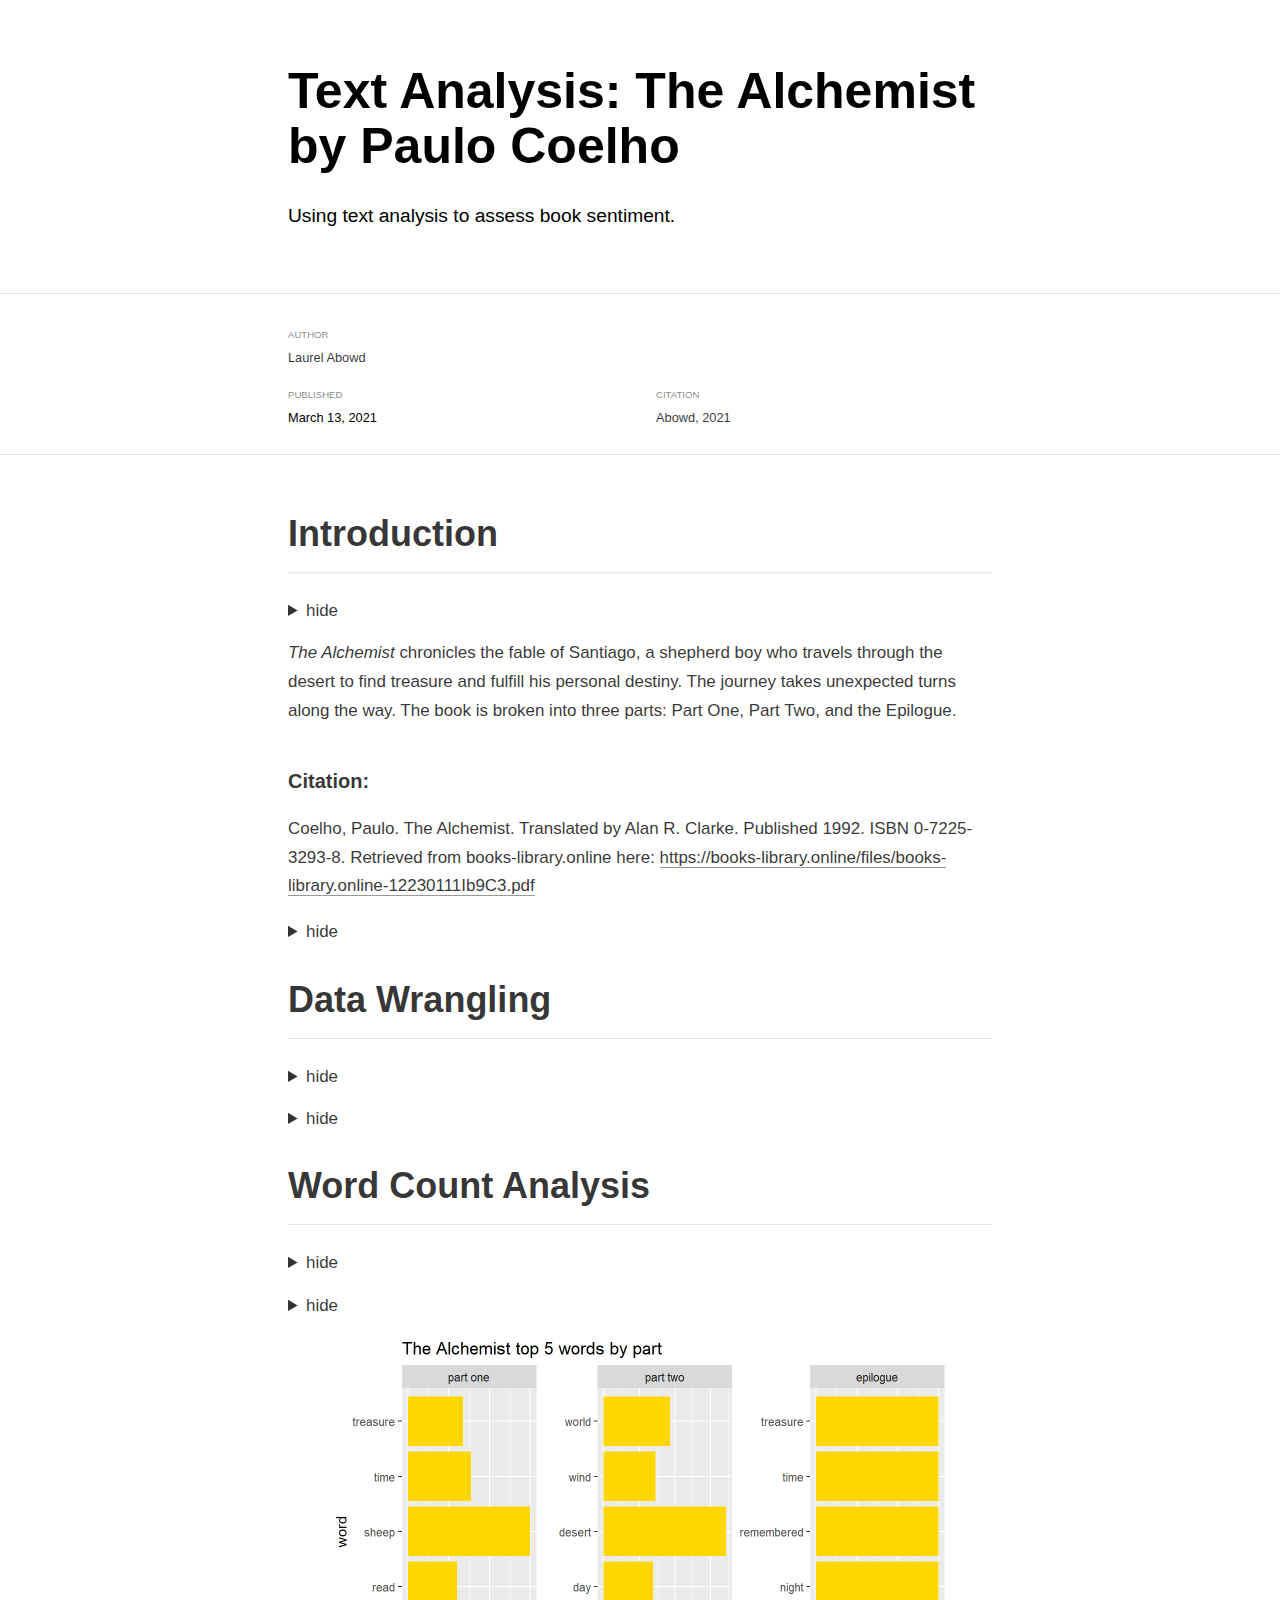
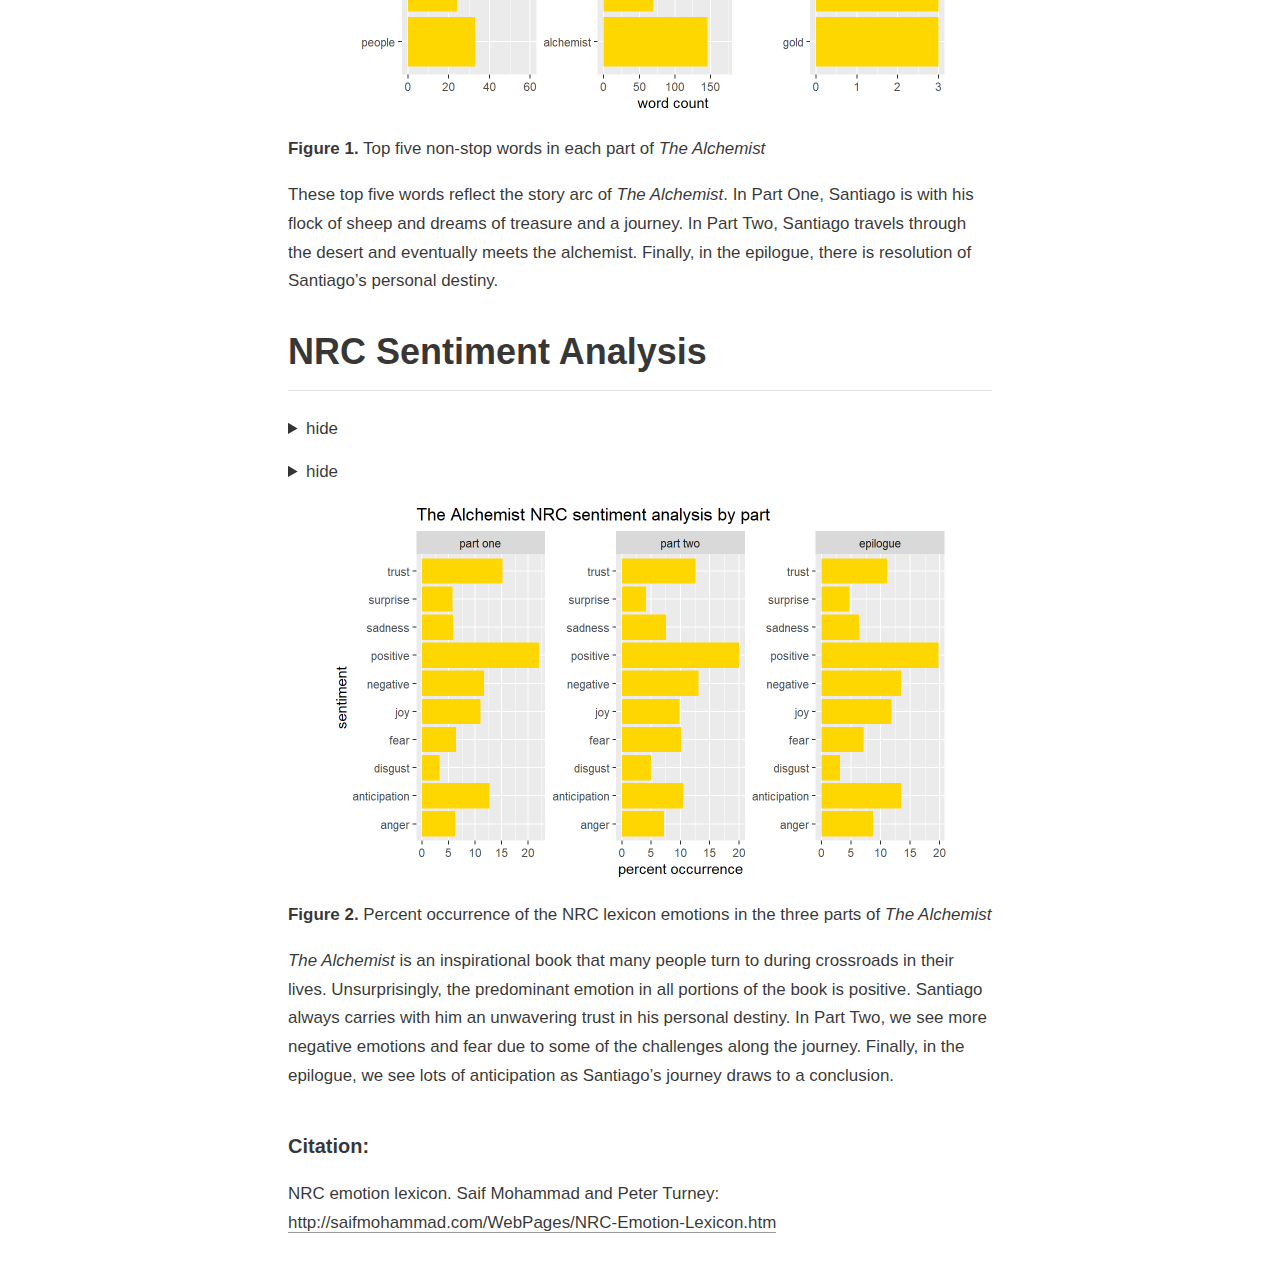
<file: _posts/project-03/a3_task3_abowd_laurel.html>
<!DOCTYPE html>

<html xmlns="http://www.w3.org/1999/xhtml" lang="" xml:lang="">

<head>
  <meta charset="utf-8"/>
  <meta name="viewport" content="width=device-width, initial-scale=1"/>
  <meta http-equiv="X-UA-Compatible" content="IE=Edge,chrome=1"/>
  <meta name="generator" content="distill" />

  <style type="text/css">
  /* Hide doc at startup (prevent jankiness while JS renders/transforms) */
  body {
    visibility: hidden;
  }
  </style>

 <!--radix_placeholder_import_source-->
 <!--/radix_placeholder_import_source-->

<style type="text/css">code{white-space: pre;}</style>
<style type="text/css" data-origin="pandoc">
pre > code.sourceCode { white-space: pre; position: relative; }
pre > code.sourceCode > span { display: inline-block; line-height: 1.25; }
pre > code.sourceCode > span:empty { height: 1.2em; }
code.sourceCode > span { color: inherit; text-decoration: inherit; }
div.sourceCode { margin: 1em 0; }
pre.sourceCode { margin: 0; }
@media screen {
div.sourceCode { overflow: auto; }
}
@media print {
pre > code.sourceCode { white-space: pre-wrap; }
pre > code.sourceCode > span { text-indent: -5em; padding-left: 5em; }
}
pre.numberSource code
  { counter-reset: source-line 0; }
pre.numberSource code > span
  { position: relative; left: -4em; counter-increment: source-line; }
pre.numberSource code > span > a:first-child::before
  { content: counter(source-line);
    position: relative; left: -1em; text-align: right; vertical-align: baseline;
    border: none; display: inline-block;
    -webkit-touch-callout: none; -webkit-user-select: none;
    -khtml-user-select: none; -moz-user-select: none;
    -ms-user-select: none; user-select: none;
    padding: 0 4px; width: 4em;
    color: #aaaaaa;
  }
pre.numberSource { margin-left: 3em; border-left: 1px solid #aaaaaa;  padding-left: 4px; }
div.sourceCode
  {   }
@media screen {
pre > code.sourceCode > span > a:first-child::before { text-decoration: underline; }
}
code span.al { color: #ad0000; } /* Alert */
code span.an { color: #5e5e5e; } /* Annotation */
code span.at { color: #20794d; } /* Attribute */
code span.bn { color: #ad0000; } /* BaseN */
code span.bu { } /* BuiltIn */
code span.cf { color: #007ba5; } /* ControlFlow */
code span.ch { color: #20794d; } /* Char */
code span.cn { color: #8f5902; } /* Constant */
code span.co { color: #5e5e5e; } /* Comment */
code span.cv { color: #5e5e5e; font-style: italic; } /* CommentVar */
code span.do { color: #5e5e5e; font-style: italic; } /* Documentation */
code span.dt { color: #ad0000; } /* DataType */
code span.dv { color: #ad0000; } /* DecVal */
code span.er { color: #ad0000; } /* Error */
code span.ex { } /* Extension */
code span.fl { color: #ad0000; } /* Float */
code span.fu { color: #4758ab; } /* Function */
code span.im { } /* Import */
code span.in { color: #5e5e5e; } /* Information */
code span.kw { color: #007ba5; } /* Keyword */
code span.op { color: #5e5e5e; } /* Operator */
code span.ot { color: #007ba5; } /* Other */
code span.pp { color: #ad0000; } /* Preprocessor */
code span.sc { color: #20794d; } /* SpecialChar */
code span.ss { color: #20794d; } /* SpecialString */
code span.st { color: #20794d; } /* String */
code span.va { color: #111111; } /* Variable */
code span.vs { color: #20794d; } /* VerbatimString */
code span.wa { color: #5e5e5e; font-style: italic; } /* Warning */
</style>

  <!--radix_placeholder_meta_tags-->
  <title>Text Analysis: The Alchemist by Paulo Coelho</title>

  <meta property="description" itemprop="description" content="Using text analysis to assess book sentiment."/>


  <!--  https://schema.org/Article -->
  <meta property="article:published" itemprop="datePublished" content="2021-03-13"/>
  <meta property="article:created" itemprop="dateCreated" content="2021-03-13"/>
  <meta name="article:author" content="Laurel Abowd"/>

  <!--  https://developers.facebook.com/docs/sharing/webmasters#markup -->
  <meta property="og:title" content="Text Analysis: The Alchemist by Paulo Coelho"/>
  <meta property="og:type" content="article"/>
  <meta property="og:description" content="Using text analysis to assess book sentiment."/>
  <meta property="og:locale" content="en_US"/>

  <!--  https://dev.twitter.com/cards/types/summary -->
  <meta property="twitter:card" content="summary"/>
  <meta property="twitter:title" content="Text Analysis: The Alchemist by Paulo Coelho"/>
  <meta property="twitter:description" content="Using text analysis to assess book sentiment."/>

  <!--/radix_placeholder_meta_tags-->
  <!--radix_placeholder_rmarkdown_metadata-->

  <script type="text/json" id="radix-rmarkdown-metadata">
  {"type":"list","attributes":{"names":{"type":"character","attributes":{},"value":["title","description","author","date","output"]}},"value":[{"type":"character","attributes":{},"value":["Text Analysis: The Alchemist by Paulo Coelho"]},{"type":"character","attributes":{},"value":["Using text analysis to assess book sentiment.\n"]},{"type":"list","attributes":{},"value":[{"type":"list","attributes":{"names":{"type":"character","attributes":{},"value":["name"]}},"value":[{"type":"character","attributes":{},"value":["Laurel Abowd"]}]}]},{"type":"character","attributes":{},"value":["2021-03-13"]},{"type":"list","attributes":{"names":{"type":"character","attributes":{},"value":["distill::distill_article"]}},"value":[{"type":"list","attributes":{"names":{"type":"character","attributes":{},"value":["self_contained","code_folding"]}},"value":[{"type":"logical","attributes":{},"value":[false]},{"type":"character","attributes":{},"value":["hide"]}]}]}]}
  </script>
  <!--/radix_placeholder_rmarkdown_metadata-->
  
  <script type="text/json" id="radix-resource-manifest">
  {"type":"character","attributes":{},"value":["a3_task3_abowd_laurel_files/anchor-4.2.2/anchor.min.js","a3_task3_abowd_laurel_files/bowser-1.9.3/bowser.min.js","a3_task3_abowd_laurel_files/distill-2.2.21/template.v2.js","a3_task3_abowd_laurel_files/figure-html5/unnamed-chunk-6-1.png","a3_task3_abowd_laurel_files/figure-html5/unnamed-chunk-8-1.png","a3_task3_abowd_laurel_files/header-attrs-2.6.6/header-attrs.js","a3_task3_abowd_laurel_files/jquery-1.11.3/jquery.min.js","a3_task3_abowd_laurel_files/popper-2.6.0/popper.min.js","a3_task3_abowd_laurel_files/tippy-6.2.7/tippy-bundle.umd.min.js","a3_task3_abowd_laurel_files/tippy-6.2.7/tippy-light-border.css","a3_task3_abowd_laurel_files/tippy-6.2.7/tippy.css","a3_task3_abowd_laurel_files/tippy-6.2.7/tippy.umd.min.js","a3_task3_abowd_laurel_files/webcomponents-2.0.0/webcomponents.js"]}
  </script>
  <!--radix_placeholder_navigation_in_header-->
  <!--/radix_placeholder_navigation_in_header-->
  <!--radix_placeholder_distill-->

  <style type="text/css">

  body {
    background-color: white;
  }

  .pandoc-table {
    width: 100%;
  }

  .pandoc-table>caption {
    margin-bottom: 10px;
  }

  .pandoc-table th:not([align]) {
    text-align: left;
  }

  .pagedtable-footer {
    font-size: 15px;
  }

  d-byline .byline {
    grid-template-columns: 2fr 2fr;
  }

  d-byline .byline h3 {
    margin-block-start: 1.5em;
  }

  d-byline .byline .authors-affiliations h3 {
    margin-block-start: 0.5em;
  }

  .authors-affiliations .orcid-id {
    width: 16px;
    height:16px;
    margin-left: 4px;
    margin-right: 4px;
    vertical-align: middle;
    padding-bottom: 2px;
  }

  d-title .dt-tags {
    margin-top: 1em;
    grid-column: text;
  }

  .dt-tags .dt-tag {
    text-decoration: none;
    display: inline-block;
    color: rgba(0,0,0,0.6);
    padding: 0em 0.4em;
    margin-right: 0.5em;
    margin-bottom: 0.4em;
    font-size: 70%;
    border: 1px solid rgba(0,0,0,0.2);
    border-radius: 3px;
    text-transform: uppercase;
    font-weight: 500;
  }

  d-article table.gt_table td,
  d-article table.gt_table th {
    border-bottom: none;
  }

  .html-widget {
    margin-bottom: 2.0em;
  }

  .l-screen-inset {
    padding-right: 16px;
  }

  .l-screen .caption {
    margin-left: 10px;
  }

  .shaded {
    background: rgb(247, 247, 247);
    padding-top: 20px;
    padding-bottom: 20px;
    border-top: 1px solid rgba(0, 0, 0, 0.1);
    border-bottom: 1px solid rgba(0, 0, 0, 0.1);
  }

  .shaded .html-widget {
    margin-bottom: 0;
    border: 1px solid rgba(0, 0, 0, 0.1);
  }

  .shaded .shaded-content {
    background: white;
  }

  .text-output {
    margin-top: 0;
    line-height: 1.5em;
  }

  .hidden {
    display: none !important;
  }

  d-article {
    padding-top: 2.5rem;
    padding-bottom: 30px;
  }

  d-appendix {
    padding-top: 30px;
  }

  d-article>p>img {
    width: 100%;
  }

  d-article h2 {
    margin: 1rem 0 1.5rem 0;
  }

  d-article h3 {
    margin-top: 1.5rem;
  }

  d-article iframe {
    border: 1px solid rgba(0, 0, 0, 0.1);
    margin-bottom: 2.0em;
    width: 100%;
  }

  /* Tweak code blocks */

  d-article div.sourceCode code,
  d-article pre code {
    font-family: Consolas, Monaco, 'Andale Mono', 'Ubuntu Mono', monospace;
  }

  d-article pre,
  d-article div.sourceCode,
  d-article div.sourceCode pre {
    overflow: auto;
  }

  d-article div.sourceCode {
    background-color: white;
  }

  d-article div.sourceCode pre {
    padding-left: 10px;
    font-size: 12px;
    border-left: 2px solid rgba(0,0,0,0.1);
  }

  d-article pre {
    font-size: 12px;
    color: black;
    background: none;
    margin-top: 0;
    text-align: left;
    white-space: pre;
    word-spacing: normal;
    word-break: normal;
    word-wrap: normal;
    line-height: 1.5;

    -moz-tab-size: 4;
    -o-tab-size: 4;
    tab-size: 4;

    -webkit-hyphens: none;
    -moz-hyphens: none;
    -ms-hyphens: none;
    hyphens: none;
  }

  d-article pre a {
    border-bottom: none;
  }

  d-article pre a:hover {
    border-bottom: none;
    text-decoration: underline;
  }

  d-article details {
    grid-column: text;
    margin-bottom: 0.8em;
  }

  @media(min-width: 768px) {

  d-article pre,
  d-article div.sourceCode,
  d-article div.sourceCode pre {
    overflow: visible !important;
  }

  d-article div.sourceCode pre {
    padding-left: 18px;
    font-size: 14px;
  }

  d-article pre {
    font-size: 14px;
  }

  }

  figure img.external {
    background: white;
    border: 1px solid rgba(0, 0, 0, 0.1);
    box-shadow: 0 1px 8px rgba(0, 0, 0, 0.1);
    padding: 18px;
    box-sizing: border-box;
  }

  /* CSS for d-contents */

  .d-contents {
    grid-column: text;
    color: rgba(0,0,0,0.8);
    font-size: 0.9em;
    padding-bottom: 1em;
    margin-bottom: 1em;
    padding-bottom: 0.5em;
    margin-bottom: 1em;
    padding-left: 0.25em;
    justify-self: start;
  }

  @media(min-width: 1000px) {
    .d-contents.d-contents-float {
      height: 0;
      grid-column-start: 1;
      grid-column-end: 4;
      justify-self: center;
      padding-right: 3em;
      padding-left: 2em;
    }
  }

  .d-contents nav h3 {
    font-size: 18px;
    margin-top: 0;
    margin-bottom: 1em;
  }

  .d-contents li {
    list-style-type: none
  }

  .d-contents nav > ul {
    padding-left: 0;
  }

  .d-contents ul {
    padding-left: 1em
  }

  .d-contents nav ul li {
    margin-top: 0.6em;
    margin-bottom: 0.2em;
  }

  .d-contents nav a {
    font-size: 13px;
    border-bottom: none;
    text-decoration: none
    color: rgba(0, 0, 0, 0.8);
  }

  .d-contents nav a:hover {
    text-decoration: underline solid rgba(0, 0, 0, 0.6)
  }

  .d-contents nav > ul > li > a {
    font-weight: 600;
  }

  .d-contents nav > ul > li > ul {
    font-weight: inherit;
  }

  .d-contents nav > ul > li > ul > li {
    margin-top: 0.2em;
  }


  .d-contents nav ul {
    margin-top: 0;
    margin-bottom: 0.25em;
  }

  .d-article-with-toc h2:nth-child(2) {
    margin-top: 0;
  }


  /* Figure */

  .figure {
    position: relative;
    margin-bottom: 2.5em;
    margin-top: 1.5em;
  }

  .figure img {
    width: 100%;
  }

  .figure .caption {
    color: rgba(0, 0, 0, 0.6);
    font-size: 12px;
    line-height: 1.5em;
  }

  .figure img.external {
    background: white;
    border: 1px solid rgba(0, 0, 0, 0.1);
    box-shadow: 0 1px 8px rgba(0, 0, 0, 0.1);
    padding: 18px;
    box-sizing: border-box;
  }

  .figure .caption a {
    color: rgba(0, 0, 0, 0.6);
  }

  .figure .caption b,
  .figure .caption strong, {
    font-weight: 600;
    color: rgba(0, 0, 0, 1.0);
  }

  /* Citations */

  d-article .citation {
    color: inherit;
    cursor: inherit;
  }

  div.hanging-indent{
    margin-left: 1em; text-indent: -1em;
  }

  /* Citation hover box */

  .tippy-box[data-theme~=light-border] {
    background-color: rgba(250, 250, 250, 0.95);
  }

  .tippy-content > p {
    margin-bottom: 0;
    padding: 2px;
  }


  /* Tweak 1000px media break to show more text */

  @media(min-width: 1000px) {
    .base-grid,
    distill-header,
    d-title,
    d-abstract,
    d-article,
    d-appendix,
    distill-appendix,
    d-byline,
    d-footnote-list,
    d-citation-list,
    distill-footer {
      grid-template-columns: [screen-start] 1fr [page-start kicker-start] 80px [middle-start] 50px [text-start kicker-end] 65px 65px 65px 65px 65px 65px 65px 65px [text-end gutter-start] 65px [middle-end] 65px [page-end gutter-end] 1fr [screen-end];
      grid-column-gap: 16px;
    }

    .grid {
      grid-column-gap: 16px;
    }

    d-article {
      font-size: 1.06rem;
      line-height: 1.7em;
    }
    figure .caption, .figure .caption, figure figcaption {
      font-size: 13px;
    }
  }

  @media(min-width: 1180px) {
    .base-grid,
    distill-header,
    d-title,
    d-abstract,
    d-article,
    d-appendix,
    distill-appendix,
    d-byline,
    d-footnote-list,
    d-citation-list,
    distill-footer {
      grid-template-columns: [screen-start] 1fr [page-start kicker-start] 60px [middle-start] 60px [text-start kicker-end] 60px 60px 60px 60px 60px 60px 60px 60px [text-end gutter-start] 60px [middle-end] 60px [page-end gutter-end] 1fr [screen-end];
      grid-column-gap: 32px;
    }

    .grid {
      grid-column-gap: 32px;
    }
  }


  /* Get the citation styles for the appendix (not auto-injected on render since
     we do our own rendering of the citation appendix) */

  d-appendix .citation-appendix,
  .d-appendix .citation-appendix {
    font-size: 11px;
    line-height: 15px;
    border-left: 1px solid rgba(0, 0, 0, 0.1);
    padding-left: 18px;
    border: 1px solid rgba(0,0,0,0.1);
    background: rgba(0, 0, 0, 0.02);
    padding: 10px 18px;
    border-radius: 3px;
    color: rgba(150, 150, 150, 1);
    overflow: hidden;
    margin-top: -12px;
    white-space: pre-wrap;
    word-wrap: break-word;
  }

  /* Include appendix styles here so they can be overridden */

  d-appendix {
    contain: layout style;
    font-size: 0.8em;
    line-height: 1.7em;
    margin-top: 60px;
    margin-bottom: 0;
    border-top: 1px solid rgba(0, 0, 0, 0.1);
    color: rgba(0,0,0,0.5);
    padding-top: 60px;
    padding-bottom: 48px;
  }

  d-appendix h3 {
    grid-column: page-start / text-start;
    font-size: 15px;
    font-weight: 500;
    margin-top: 1em;
    margin-bottom: 0;
    color: rgba(0,0,0,0.65);
  }

  d-appendix h3 + * {
    margin-top: 1em;
  }

  d-appendix ol {
    padding: 0 0 0 15px;
  }

  @media (min-width: 768px) {
    d-appendix ol {
      padding: 0 0 0 30px;
      margin-left: -30px;
    }
  }

  d-appendix li {
    margin-bottom: 1em;
  }

  d-appendix a {
    color: rgba(0, 0, 0, 0.6);
  }

  d-appendix > * {
    grid-column: text;
  }

  d-appendix > d-footnote-list,
  d-appendix > d-citation-list,
  d-appendix > distill-appendix {
    grid-column: screen;
  }

  /* Include footnote styles here so they can be overridden */

  d-footnote-list {
    contain: layout style;
  }

  d-footnote-list > * {
    grid-column: text;
  }

  d-footnote-list a.footnote-backlink {
    color: rgba(0,0,0,0.3);
    padding-left: 0.5em;
  }



  /* Anchor.js */

  .anchorjs-link {
    /*transition: all .25s linear; */
    text-decoration: none;
    border-bottom: none;
  }
  *:hover > .anchorjs-link {
    margin-left: -1.125em !important;
    text-decoration: none;
    border-bottom: none;
  }

  /* Social footer */

  .social_footer {
    margin-top: 30px;
    margin-bottom: 0;
    color: rgba(0,0,0,0.67);
  }

  .disqus-comments {
    margin-right: 30px;
  }

  .disqus-comment-count {
    border-bottom: 1px solid rgba(0, 0, 0, 0.4);
    cursor: pointer;
  }

  #disqus_thread {
    margin-top: 30px;
  }

  .article-sharing a {
    border-bottom: none;
    margin-right: 8px;
  }

  .article-sharing a:hover {
    border-bottom: none;
  }

  .sidebar-section.subscribe {
    font-size: 12px;
    line-height: 1.6em;
  }

  .subscribe p {
    margin-bottom: 0.5em;
  }


  .article-footer .subscribe {
    font-size: 15px;
    margin-top: 45px;
  }


  .sidebar-section.custom {
    font-size: 12px;
    line-height: 1.6em;
  }

  .custom p {
    margin-bottom: 0.5em;
  }

  /* Styles for listing layout (hide title) */
  .layout-listing d-title, .layout-listing .d-title {
    display: none;
  }

  /* Styles for posts lists (not auto-injected) */


  .posts-with-sidebar {
    padding-left: 45px;
    padding-right: 45px;
  }

  .posts-list .description h2,
  .posts-list .description p {
    font-family: -apple-system, BlinkMacSystemFont, "Segoe UI", Roboto, Oxygen, Ubuntu, Cantarell, "Fira Sans", "Droid Sans", "Helvetica Neue", Arial, sans-serif;
  }

  .posts-list .description h2 {
    font-weight: 700;
    border-bottom: none;
    padding-bottom: 0;
  }

  .posts-list h2.post-tag {
    border-bottom: 1px solid rgba(0, 0, 0, 0.2);
    padding-bottom: 12px;
  }
  .posts-list {
    margin-top: 60px;
    margin-bottom: 24px;
  }

  .posts-list .post-preview {
    text-decoration: none;
    overflow: hidden;
    display: block;
    border-bottom: 1px solid rgba(0, 0, 0, 0.1);
    padding: 24px 0;
  }

  .post-preview-last {
    border-bottom: none !important;
  }

  .posts-list .posts-list-caption {
    grid-column: screen;
    font-weight: 400;
  }

  .posts-list .post-preview h2 {
    margin: 0 0 6px 0;
    line-height: 1.2em;
    font-style: normal;
    font-size: 24px;
  }

  .posts-list .post-preview p {
    margin: 0 0 12px 0;
    line-height: 1.4em;
    font-size: 16px;
  }

  .posts-list .post-preview .thumbnail {
    box-sizing: border-box;
    margin-bottom: 24px;
    position: relative;
    max-width: 500px;
  }
  .posts-list .post-preview img {
    width: 100%;
    display: block;
  }

  .posts-list .metadata {
    font-size: 12px;
    line-height: 1.4em;
    margin-bottom: 18px;
  }

  .posts-list .metadata > * {
    display: inline-block;
  }

  .posts-list .metadata .publishedDate {
    margin-right: 2em;
  }

  .posts-list .metadata .dt-authors {
    display: block;
    margin-top: 0.3em;
    margin-right: 2em;
  }

  .posts-list .dt-tags {
    display: block;
    line-height: 1em;
  }

  .posts-list .dt-tags .dt-tag {
    display: inline-block;
    color: rgba(0,0,0,0.6);
    padding: 0.3em 0.4em;
    margin-right: 0.2em;
    margin-bottom: 0.4em;
    font-size: 60%;
    border: 1px solid rgba(0,0,0,0.2);
    border-radius: 3px;
    text-transform: uppercase;
    font-weight: 500;
  }

  .posts-list img {
    opacity: 1;
  }

  .posts-list img[data-src] {
    opacity: 0;
  }

  .posts-more {
    clear: both;
  }


  .posts-sidebar {
    font-size: 16px;
  }

  .posts-sidebar h3 {
    font-size: 16px;
    margin-top: 0;
    margin-bottom: 0.5em;
    font-weight: 400;
    text-transform: uppercase;
  }

  .sidebar-section {
    margin-bottom: 30px;
  }

  .categories ul {
    list-style-type: none;
    margin: 0;
    padding: 0;
  }

  .categories li {
    color: rgba(0, 0, 0, 0.8);
    margin-bottom: 0;
  }

  .categories li>a {
    border-bottom: none;
  }

  .categories li>a:hover {
    border-bottom: 1px solid rgba(0, 0, 0, 0.4);
  }

  .categories .active {
    font-weight: 600;
  }

  .categories .category-count {
    color: rgba(0, 0, 0, 0.4);
  }


  @media(min-width: 768px) {
    .posts-list .post-preview h2 {
      font-size: 26px;
    }
    .posts-list .post-preview .thumbnail {
      float: right;
      width: 30%;
      margin-bottom: 0;
    }
    .posts-list .post-preview .description {
      float: left;
      width: 45%;
    }
    .posts-list .post-preview .metadata {
      float: left;
      width: 20%;
      margin-top: 8px;
    }
    .posts-list .post-preview p {
      margin: 0 0 12px 0;
      line-height: 1.5em;
      font-size: 16px;
    }
    .posts-with-sidebar .posts-list {
      float: left;
      width: 75%;
    }
    .posts-with-sidebar .posts-sidebar {
      float: right;
      width: 20%;
      margin-top: 60px;
      padding-top: 24px;
      padding-bottom: 24px;
    }
  }


  /* Improve display for browsers without grid (IE/Edge <= 15) */

  .downlevel {
    line-height: 1.6em;
    font-family: -apple-system, BlinkMacSystemFont, "Segoe UI", Roboto, Oxygen, Ubuntu, Cantarell, "Fira Sans", "Droid Sans", "Helvetica Neue", Arial, sans-serif;
    margin: 0;
  }

  .downlevel .d-title {
    padding-top: 6rem;
    padding-bottom: 1.5rem;
  }

  .downlevel .d-title h1 {
    font-size: 50px;
    font-weight: 700;
    line-height: 1.1em;
    margin: 0 0 0.5rem;
  }

  .downlevel .d-title p {
    font-weight: 300;
    font-size: 1.2rem;
    line-height: 1.55em;
    margin-top: 0;
  }

  .downlevel .d-byline {
    padding-top: 0.8em;
    padding-bottom: 0.8em;
    font-size: 0.8rem;
    line-height: 1.8em;
  }

  .downlevel .section-separator {
    border: none;
    border-top: 1px solid rgba(0, 0, 0, 0.1);
  }

  .downlevel .d-article {
    font-size: 1.06rem;
    line-height: 1.7em;
    padding-top: 1rem;
    padding-bottom: 2rem;
  }


  .downlevel .d-appendix {
    padding-left: 0;
    padding-right: 0;
    max-width: none;
    font-size: 0.8em;
    line-height: 1.7em;
    margin-bottom: 0;
    color: rgba(0,0,0,0.5);
    padding-top: 40px;
    padding-bottom: 48px;
  }

  .downlevel .footnotes ol {
    padding-left: 13px;
  }

  .downlevel .base-grid,
  .downlevel .distill-header,
  .downlevel .d-title,
  .downlevel .d-abstract,
  .downlevel .d-article,
  .downlevel .d-appendix,
  .downlevel .distill-appendix,
  .downlevel .d-byline,
  .downlevel .d-footnote-list,
  .downlevel .d-citation-list,
  .downlevel .distill-footer,
  .downlevel .appendix-bottom,
  .downlevel .posts-container {
    padding-left: 40px;
    padding-right: 40px;
  }

  @media(min-width: 768px) {
    .downlevel .base-grid,
    .downlevel .distill-header,
    .downlevel .d-title,
    .downlevel .d-abstract,
    .downlevel .d-article,
    .downlevel .d-appendix,
    .downlevel .distill-appendix,
    .downlevel .d-byline,
    .downlevel .d-footnote-list,
    .downlevel .d-citation-list,
    .downlevel .distill-footer,
    .downlevel .appendix-bottom,
    .downlevel .posts-container {
    padding-left: 150px;
    padding-right: 150px;
    max-width: 900px;
  }
  }

  .downlevel pre code {
    display: block;
    border-left: 2px solid rgba(0, 0, 0, .1);
    padding: 0 0 0 20px;
    font-size: 14px;
  }

  .downlevel code, .downlevel pre {
    color: black;
    background: none;
    font-family: Consolas, Monaco, 'Andale Mono', 'Ubuntu Mono', monospace;
    text-align: left;
    white-space: pre;
    word-spacing: normal;
    word-break: normal;
    word-wrap: normal;
    line-height: 1.5;

    -moz-tab-size: 4;
    -o-tab-size: 4;
    tab-size: 4;

    -webkit-hyphens: none;
    -moz-hyphens: none;
    -ms-hyphens: none;
    hyphens: none;
  }

  .downlevel .posts-list .post-preview {
    color: inherit;
  }



  </style>

  <script type="application/javascript">

  function is_downlevel_browser() {
    if (bowser.isUnsupportedBrowser({ msie: "12", msedge: "16"},
                                   window.navigator.userAgent)) {
      return true;
    } else {
      return window.load_distill_framework === undefined;
    }
  }

  // show body when load is complete
  function on_load_complete() {

    // add anchors
    if (window.anchors) {
      window.anchors.options.placement = 'left';
      window.anchors.add('d-article > h2, d-article > h3, d-article > h4, d-article > h5');
    }


    // set body to visible
    document.body.style.visibility = 'visible';

    // force redraw for leaflet widgets
    if (window.HTMLWidgets) {
      var maps = window.HTMLWidgets.findAll(".leaflet");
      $.each(maps, function(i, el) {
        var map = this.getMap();
        map.invalidateSize();
        map.eachLayer(function(layer) {
          if (layer instanceof L.TileLayer)
            layer.redraw();
        });
      });
    }

    // trigger 'shown' so htmlwidgets resize
    $('d-article').trigger('shown');
  }

  function init_distill() {

    init_common();

    // create front matter
    var front_matter = $('<d-front-matter></d-front-matter>');
    $('#distill-front-matter').wrap(front_matter);

    // create d-title
    $('.d-title').changeElementType('d-title');

    // create d-byline
    var byline = $('<d-byline></d-byline>');
    $('.d-byline').replaceWith(byline);

    // create d-article
    var article = $('<d-article></d-article>');
    $('.d-article').wrap(article).children().unwrap();

    // move posts container into article
    $('.posts-container').appendTo($('d-article'));

    // create d-appendix
    $('.d-appendix').changeElementType('d-appendix');

    // flag indicating that we have appendix items
    var appendix = $('.appendix-bottom').children('h3').length > 0;

    // replace footnotes with <d-footnote>
    $('.footnote-ref').each(function(i, val) {
      appendix = true;
      var href = $(this).attr('href');
      var id = href.replace('#', '');
      var fn = $('#' + id);
      var fn_p = $('#' + id + '>p');
      fn_p.find('.footnote-back').remove();
      var text = fn_p.html();
      var dtfn = $('<d-footnote></d-footnote>');
      dtfn.html(text);
      $(this).replaceWith(dtfn);
    });
    // remove footnotes
    $('.footnotes').remove();

    // move refs into #references-listing
    $('#references-listing').replaceWith($('#refs'));

    $('h1.appendix, h2.appendix').each(function(i, val) {
      $(this).changeElementType('h3');
    });
    $('h3.appendix').each(function(i, val) {
      var id = $(this).attr('id');
      $('.d-contents a[href="#' + id + '"]').parent().remove();
      appendix = true;
      $(this).nextUntil($('h1, h2, h3')).addBack().appendTo($('d-appendix'));
    });

    // show d-appendix if we have appendix content
    $("d-appendix").css('display', appendix ? 'grid' : 'none');

    // localize layout chunks to just output
    $('.layout-chunk').each(function(i, val) {

      // capture layout
      var layout = $(this).attr('data-layout');

      // apply layout to markdown level block elements
      var elements = $(this).children().not('details, div.sourceCode, pre, script');
      elements.each(function(i, el) {
        var layout_div = $('<div class="' + layout + '"></div>');
        if (layout_div.hasClass('shaded')) {
          var shaded_content = $('<div class="shaded-content"></div>');
          $(this).wrap(shaded_content);
          $(this).parent().wrap(layout_div);
        } else {
          $(this).wrap(layout_div);
        }
      });


      // unwrap the layout-chunk div
      $(this).children().unwrap();
    });

    // remove code block used to force  highlighting css
    $('.distill-force-highlighting-css').parent().remove();

    // remove empty line numbers inserted by pandoc when using a
    // custom syntax highlighting theme
    $('code.sourceCode a:empty').remove();

    // load distill framework
    load_distill_framework();

    // wait for window.distillRunlevel == 4 to do post processing
    function distill_post_process() {

      if (!window.distillRunlevel || window.distillRunlevel < 4)
        return;

      // hide author/affiliations entirely if we have no authors
      var front_matter = JSON.parse($("#distill-front-matter").html());
      var have_authors = front_matter.authors && front_matter.authors.length > 0;
      if (!have_authors)
        $('d-byline').addClass('hidden');

      // article with toc class
      $('.d-contents').parent().addClass('d-article-with-toc');

      // strip links that point to #
      $('.authors-affiliations').find('a[href="#"]').removeAttr('href');

      // add orcid ids
      $('.authors-affiliations').find('.author').each(function(i, el) {
        var orcid_id = front_matter.authors[i].orcidID;
        if (orcid_id) {
          var a = $('<a></a>');
          a.attr('href', 'https://orcid.org/' + orcid_id);
          var img = $('<img></img>');
          img.addClass('orcid-id');
          img.attr('alt', 'ORCID ID');
          img.attr('src','[data-uri]');
          a.append(img);
          $(this).append(a);
        }
      });

      // hide elements of author/affiliations grid that have no value
      function hide_byline_column(caption) {
        $('d-byline').find('h3:contains("' + caption + '")').parent().css('visibility', 'hidden');
      }

      // affiliations
      var have_affiliations = false;
      for (var i = 0; i<front_matter.authors.length; ++i) {
        var author = front_matter.authors[i];
        if (author.affiliation !== "&nbsp;") {
          have_affiliations = true;
          break;
        }
      }
      if (!have_affiliations)
        $('d-byline').find('h3:contains("Affiliations")').css('visibility', 'hidden');

      // published date
      if (!front_matter.publishedDate)
        hide_byline_column("Published");

      // document object identifier
      var doi = $('d-byline').find('h3:contains("DOI")');
      var doi_p = doi.next().empty();
      if (!front_matter.doi) {
        // if we have a citation and valid citationText then link to that
        if ($('#citation').length > 0 && front_matter.citationText) {
          doi.html('Citation');
          $('<a href="#citation"></a>')
            .text(front_matter.citationText)
            .appendTo(doi_p);
        } else {
          hide_byline_column("DOI");
        }
      } else {
        $('<a></a>')
           .attr('href', "https://doi.org/" + front_matter.doi)
           .html(front_matter.doi)
           .appendTo(doi_p);
      }

       // change plural form of authors/affiliations
      if (front_matter.authors.length === 1) {
        var grid = $('.authors-affiliations');
        grid.children('h3:contains("Authors")').text('Author');
        grid.children('h3:contains("Affiliations")').text('Affiliation');
      }

      // remove d-appendix and d-footnote-list local styles
      $('d-appendix > style:first-child').remove();
      $('d-footnote-list > style:first-child').remove();

      // move appendix-bottom entries to the bottom
      $('.appendix-bottom').appendTo('d-appendix').children().unwrap();
      $('.appendix-bottom').remove();

      // hoverable references
      $('span.citation[data-cites]').each(function() {
        var refHtml = $('#ref-' + $(this).attr('data-cites')).html();
        window.tippy(this, {
          allowHTML: true,
          content: refHtml,
          maxWidth: 500,
          interactive: true,
          interactiveBorder: 10,
          theme: 'light-border',
          placement: 'bottom-start'
        });
      });

      // clear polling timer
      clearInterval(tid);

      // show body now that everything is ready
      on_load_complete();
    }

    var tid = setInterval(distill_post_process, 50);
    distill_post_process();

  }

  function init_downlevel() {

    init_common();

     // insert hr after d-title
    $('.d-title').after($('<hr class="section-separator"/>'));

    // check if we have authors
    var front_matter = JSON.parse($("#distill-front-matter").html());
    var have_authors = front_matter.authors && front_matter.authors.length > 0;

    // manage byline/border
    if (!have_authors)
      $('.d-byline').remove();
    $('.d-byline').after($('<hr class="section-separator"/>'));
    $('.d-byline a').remove();

    // remove toc
    $('.d-contents').remove();

    // move appendix elements
    $('h1.appendix, h2.appendix').each(function(i, val) {
      $(this).changeElementType('h3');
    });
    $('h3.appendix').each(function(i, val) {
      $(this).nextUntil($('h1, h2, h3')).addBack().appendTo($('.d-appendix'));
    });


    // inject headers into references and footnotes
    var refs_header = $('<h3></h3>');
    refs_header.text('References');
    $('#refs').prepend(refs_header);

    var footnotes_header = $('<h3></h3');
    footnotes_header.text('Footnotes');
    $('.footnotes').children('hr').first().replaceWith(footnotes_header);

    // move appendix-bottom entries to the bottom
    $('.appendix-bottom').appendTo('.d-appendix').children().unwrap();
    $('.appendix-bottom').remove();

    // remove appendix if it's empty
    if ($('.d-appendix').children().length === 0)
      $('.d-appendix').remove();

    // prepend separator above appendix
    $('.d-appendix').before($('<hr class="section-separator" style="clear: both"/>'));

    // trim code
    $('pre>code').each(function(i, val) {
      $(this).html($.trim($(this).html()));
    });

    // move posts-container right before article
    $('.posts-container').insertBefore($('.d-article'));

    $('body').addClass('downlevel');

    on_load_complete();
  }


  function init_common() {

    // jquery plugin to change element types
    (function($) {
      $.fn.changeElementType = function(newType) {
        var attrs = {};

        $.each(this[0].attributes, function(idx, attr) {
          attrs[attr.nodeName] = attr.nodeValue;
        });

        this.replaceWith(function() {
          return $("<" + newType + "/>", attrs).append($(this).contents());
        });
      };
    })(jQuery);

    // prevent underline for linked images
    $('a > img').parent().css({'border-bottom' : 'none'});

    // mark non-body figures created by knitr chunks as 100% width
    $('.layout-chunk').each(function(i, val) {
      var figures = $(this).find('img, .html-widget');
      if ($(this).attr('data-layout') !== "l-body") {
        figures.css('width', '100%');
      } else {
        figures.css('max-width', '100%');
        figures.filter("[width]").each(function(i, val) {
          var fig = $(this);
          fig.css('width', fig.attr('width') + 'px');
        });

      }
    });

    // auto-append index.html to post-preview links in file: protocol
    // and in rstudio ide preview
    $('.post-preview').each(function(i, val) {
      if (window.location.protocol === "file:")
        $(this).attr('href', $(this).attr('href') + "index.html");
    });

    // get rid of index.html references in header
    if (window.location.protocol !== "file:") {
      $('.distill-site-header a[href]').each(function(i,val) {
        $(this).attr('href', $(this).attr('href').replace("index.html", "./"));
      });
    }

    // add class to pandoc style tables
    $('tr.header').parent('thead').parent('table').addClass('pandoc-table');
    $('.kable-table').children('table').addClass('pandoc-table');

    // add figcaption style to table captions
    $('caption').parent('table').addClass("figcaption");

    // initialize posts list
    if (window.init_posts_list)
      window.init_posts_list();

    // implmement disqus comment link
    $('.disqus-comment-count').click(function() {
      window.headroom_prevent_pin = true;
      $('#disqus_thread').toggleClass('hidden');
      if (!$('#disqus_thread').hasClass('hidden')) {
        var offset = $(this).offset();
        $(window).resize();
        $('html, body').animate({
          scrollTop: offset.top - 35
        });
      }
    });
  }

  document.addEventListener('DOMContentLoaded', function() {
    if (is_downlevel_browser())
      init_downlevel();
    else
      window.addEventListener('WebComponentsReady', init_distill);
  });

  </script>

  <!--/radix_placeholder_distill-->
  <script src="a3_task3_abowd_laurel_files/header-attrs-2.6.6/header-attrs.js"></script>
  <script src="a3_task3_abowd_laurel_files/jquery-1.11.3/jquery.min.js"></script>
  <script src="a3_task3_abowd_laurel_files/popper-2.6.0/popper.min.js"></script>
  <link href="a3_task3_abowd_laurel_files/tippy-6.2.7/tippy.css" rel="stylesheet" />
  <link href="a3_task3_abowd_laurel_files/tippy-6.2.7/tippy-light-border.css" rel="stylesheet" />
  <script src="a3_task3_abowd_laurel_files/tippy-6.2.7/tippy.umd.min.js"></script>
  <script src="a3_task3_abowd_laurel_files/anchor-4.2.2/anchor.min.js"></script>
  <script src="a3_task3_abowd_laurel_files/bowser-1.9.3/bowser.min.js"></script>
  <script src="a3_task3_abowd_laurel_files/webcomponents-2.0.0/webcomponents.js"></script>
  <script src="a3_task3_abowd_laurel_files/distill-2.2.21/template.v2.js"></script>
  <!--radix_placeholder_site_in_header-->
  <!--/radix_placeholder_site_in_header-->


</head>

<body>

<!--radix_placeholder_front_matter-->

<script id="distill-front-matter" type="text/json">
{"title":"Text Analysis: The Alchemist by Paulo Coelho","description":"Using text analysis to assess book sentiment.","authors":[{"author":"Laurel Abowd","authorURL":"#","affiliation":"&nbsp;","affiliationURL":"#","orcidID":""}],"publishedDate":"2021-03-13T00:00:00.000-08:00","citationText":"Abowd, 2021"}
</script>

<!--/radix_placeholder_front_matter-->
<!--radix_placeholder_navigation_before_body-->
<!--/radix_placeholder_navigation_before_body-->
<!--radix_placeholder_site_before_body-->
<!--/radix_placeholder_site_before_body-->

<div class="d-title">
<h1>Text Analysis: The Alchemist by Paulo Coelho</h1>
<!--radix_placeholder_categories-->
<!--/radix_placeholder_categories-->
<p><p>Using text analysis to assess book sentiment.</p></p>
</div>

<div class="d-byline">
  Laurel Abowd  
  
<br/>2021-03-13
</div>

<div class="d-article">
<h2 id="introduction"><strong>Introduction</strong></h2>
<div class="layout-chunk" data-layout="l-body">
<details>
<summary>
hide
</summary>
<div class="sourceCode">
<pre class="sourceCode r"><code class="sourceCode r"><span class='co'># read in the data</span>
<span class='va'>alchemist</span> <span class='op'>&lt;-</span> <span class='fu'><a href='https://docs.ropensci.org/pdftools/reference/pdftools.html'>pdf_text</a></span><span class='op'>(</span><span class='fu'><a href='https://here.r-lib.org//reference/here.html'>here</a></span><span class='op'>(</span><span class='st'>"data"</span>, <span class='st'>"project-03"</span>, <span class='st'>"the_alchemist_coelho.pdf"</span><span class='op'>)</span><span class='op'>)</span>
</code></pre>
</div>
</details>
</div>
<p><em>The Alchemist</em> chronicles the fable of Santiago, a shepherd boy who travels through the desert to find treasure and fulfill his personal destiny. The journey takes unexpected turns along the way. The book is broken into three parts: Part One, Part Two, and the Epilogue.</p>
<h3 id="citation"><strong>Citation:</strong></h3>
<p>Coelho, Paulo. The Alchemist. Translated by Alan R. Clarke. Published 1992. ISBN 0-7225-3293-8. Retrieved from books-library.online here: <a href="https://books-library.online/files/books-library.online-12230111Ib9C3.pdf" class="uri">https://books-library.online/files/books-library.online-12230111Ib9C3.pdf</a></p>
<div class="layout-chunk" data-layout="l-body">
<details>
<summary>
hide
</summary>
<div class="sourceCode">
<pre class="sourceCode r"><code class="sourceCode r"><span class='co'># Get text in data frame and tidy format</span>

<span class='va'>alchemist_tidy</span> <span class='op'>&lt;-</span> <span class='fu'><a href='https://rdrr.io/r/base/data.frame.html'>data.frame</a></span><span class='op'>(</span><span class='va'>alchemist</span><span class='op'>)</span> <span class='op'>%&gt;%</span> 
  <span class='fu'>mutate</span><span class='op'>(</span>text_full <span class='op'>=</span> <span class='fu'>str_split</span><span class='op'>(</span><span class='va'>alchemist</span>, pattern <span class='op'>=</span> <span class='st'>'\\n'</span><span class='op'>)</span><span class='op'>)</span> <span class='op'>%&gt;%</span> 
  <span class='fu'>unnest</span><span class='op'>(</span><span class='va'>text_full</span><span class='op'>)</span> <span class='op'>%&gt;%</span> 
  <span class='fu'>mutate</span><span class='op'>(</span>text_full <span class='op'>=</span> <span class='fu'>str_trim</span><span class='op'>(</span><span class='va'>text_full</span><span class='op'>)</span><span class='op'>)</span> 
</code></pre>
</div>
</details>
</div>
<h2 id="data-wrangling"><strong>Data Wrangling</strong></h2>
<div class="layout-chunk" data-layout="l-body">
<details>
<summary>
hide
</summary>
<div class="sourceCode">
<pre class="sourceCode r"><code class="sourceCode r"><span class='co'># Remove introductory text and assign part 1, part 2, or epilogue to the text_full column</span>
<span class='va'>alchemist_df</span> <span class='op'>&lt;-</span> <span class='va'>alchemist_tidy</span> <span class='op'>%&gt;%</span> 
  <span class='fu'>slice</span><span class='op'>(</span><span class='op'>-</span><span class='op'>(</span><span class='fl'>1</span><span class='op'>:</span><span class='fl'>7</span><span class='op'>)</span><span class='op'>)</span> <span class='op'>%&gt;%</span> 
  <span class='fu'>mutate</span><span class='op'>(</span>part <span class='op'>=</span> <span class='fu'>case_when</span><span class='op'>(</span>
    <span class='fu'>str_detect</span><span class='op'>(</span><span class='va'>text_full</span>, <span class='st'>"PART"</span><span class='op'>)</span> <span class='op'>~</span> <span class='va'>text_full</span>,
    <span class='fu'>str_detect</span><span class='op'>(</span><span class='va'>text_full</span>, <span class='st'>"EPILOGUE"</span><span class='op'>)</span> <span class='op'>~</span> <span class='va'>text_full</span>,
    <span class='cn'>TRUE</span> <span class='op'>~</span> <span class='cn'>NA_character_</span>
  <span class='op'>)</span><span class='op'>)</span> <span class='op'>%&gt;%</span> 
  <span class='fu'>fill</span><span class='op'>(</span><span class='va'>part</span><span class='op'>)</span> <span class='op'>%&gt;%</span> 
  <span class='fu'>mutate</span><span class='op'>(</span>part <span class='op'>=</span> <span class='fu'>str_to_lower</span><span class='op'>(</span><span class='va'>part</span><span class='op'>)</span><span class='op'>)</span>
</code></pre>
</div>
</details>
</div>
<div class="layout-chunk" data-layout="l-body">
<details>
<summary>
hide
</summary>
<div class="sourceCode">
<pre class="sourceCode r"><code class="sourceCode r"><span class='co'># Get word counts by part</span>

<span class='va'>alchemist_tokens</span> <span class='op'>&lt;-</span> <span class='va'>alchemist_df</span> <span class='op'>%&gt;%</span> 
  <span class='fu'><a href='https://rdrr.io/pkg/tidytext/man/unnest_tokens.html'>unnest_tokens</a></span><span class='op'>(</span><span class='va'>word</span>, <span class='va'>text_full</span><span class='op'>)</span> <span class='op'>%&gt;%</span> 
  <span class='fu'>select</span><span class='op'>(</span><span class='va'>part</span>, <span class='va'>word</span><span class='op'>)</span>

<span class='va'>alchemist_wordcount</span> <span class='op'>&lt;-</span> <span class='va'>alchemist_tokens</span> <span class='op'>%&gt;%</span> 
  <span class='fu'>count</span><span class='op'>(</span><span class='va'>part</span>, <span class='va'>word</span><span class='op'>)</span>

<span class='co'># Remove stop words</span>

<span class='va'>alchemist_nonstop_words</span> <span class='op'>&lt;-</span> <span class='va'>alchemist_tokens</span> <span class='op'>%&gt;%</span> 
  <span class='fu'>anti_join</span><span class='op'>(</span><span class='va'>stop_words</span><span class='op'>)</span> 

<span class='co'># "boy" appears frequently, but it is what the author uses to refer to the main character, Santiago.</span>
<span class='co'># Include "boy" in the stop words</span>

<span class='va'>non_stop_counts</span> <span class='op'>&lt;-</span> <span class='va'>alchemist_nonstop_words</span> <span class='op'>%&gt;%</span> 
  <span class='fu'>count</span><span class='op'>(</span><span class='va'>part</span>, <span class='va'>word</span><span class='op'>)</span> <span class='op'>%&gt;%</span> 
  <span class='fu'><a href='https://rdrr.io/r/stats/filter.html'>filter</a></span><span class='op'>(</span><span class='va'>word</span> <span class='op'>!=</span> <span class='st'>"boy"</span><span class='op'>)</span>
</code></pre>
</div>
</details>
</div>
<h2 id="word-count-analysis"><strong>Word Count Analysis</strong></h2>
<div class="layout-chunk" data-layout="l-body">
<details>
<summary>
hide
</summary>
<div class="sourceCode">
<pre class="sourceCode r"><code class="sourceCode r"><span class='co'># Find the top 5 words from each part</span>

<span class='va'>top_5_words</span> <span class='op'>&lt;-</span> <span class='va'>non_stop_counts</span> <span class='op'>%&gt;%</span> 
  <span class='fu'>group_by</span><span class='op'>(</span><span class='va'>part</span><span class='op'>)</span> <span class='op'>%&gt;%</span> 
  <span class='fu'>arrange</span><span class='op'>(</span><span class='op'>-</span><span class='va'>n</span><span class='op'>)</span> <span class='op'>%&gt;%</span> 
  <span class='fu'>slice</span><span class='op'>(</span><span class='fl'>1</span><span class='op'>:</span><span class='fl'>5</span><span class='op'>)</span>

<span class='co'># Reorder parts so that they occur in chronological order instead of alphabetical</span>

<span class='va'>top_5_words_chrn</span> <span class='op'>&lt;-</span> <span class='va'>top_5_words</span> <span class='op'>%&gt;%</span> 
  <span class='fu'>mutate</span><span class='op'>(</span> part <span class='op'>=</span> <span class='fu'><a href='https://rdrr.io/r/base/factor.html'>factor</a></span><span class='op'>(</span><span class='va'>part</span>,
         levels <span class='op'>=</span> <span class='fu'><a href='https://rdrr.io/r/base/c.html'>c</a></span><span class='op'>(</span><span class='st'>"part one"</span>, <span class='st'>"part two"</span>, <span class='st'>"epilogue"</span><span class='op'>)</span><span class='op'>)</span><span class='op'>)</span> 
</code></pre>
</div>
</details>
</div>
<div class="layout-chunk" data-layout="l-body">
<details>
<summary>
hide
</summary>
<div class="sourceCode">
<pre class="sourceCode r"><code class="sourceCode r"><span class='co'># Make graph</span>
<span class='fu'>ggplot</span><span class='op'>(</span>data <span class='op'>=</span> <span class='va'>top_5_words_chrn</span>, <span class='fu'>aes</span><span class='op'>(</span>x <span class='op'>=</span> <span class='va'>word</span>, y <span class='op'>=</span><span class='va'>n</span><span class='op'>)</span><span class='op'>)</span> <span class='op'>+</span>
  <span class='fu'>geom_col</span><span class='op'>(</span>fill <span class='op'>=</span> <span class='st'>"gold"</span><span class='op'>)</span> <span class='op'>+</span>
  <span class='fu'>facet_wrap</span><span class='op'>(</span><span class='op'>~</span><span class='va'>part</span>, scales <span class='op'>=</span> <span class='st'>"free"</span><span class='op'>)</span> <span class='op'>+</span>
  <span class='fu'>coord_flip</span><span class='op'>(</span><span class='op'>)</span> <span class='op'>+</span>
  <span class='fu'>labs</span><span class='op'>(</span>y <span class='op'>=</span> <span class='st'>"word count"</span>,
       title <span class='op'>=</span> <span class='st'>"The Alchemist top 5 words by part"</span><span class='op'>)</span> <span class='op'>+</span>
  <span class='fu'>theme_grey</span><span class='op'>(</span><span class='op'>)</span>
</code></pre>
</div>
</details>
<p><img src="a3_task3_abowd_laurel_files/figure-html5/unnamed-chunk-6-1.png" width="624" style="display: block; margin: auto;" /></p>
</div>
<p><strong>Figure 1.</strong> Top five non-stop words in each part of <em>The Alchemist</em></p>
<p>These top five words reflect the story arc of <em>The Alchemist</em>. In Part One, Santiago is with his flock of sheep and dreams of treasure and a journey. In Part Two, Santiago travels through the desert and eventually meets the alchemist. Finally, in the epilogue, there is resolution of Santiago’s personal destiny.</p>
<h2 id="nrc-sentiment-analysis"><strong>NRC Sentiment Analysis</strong></h2>
<div class="layout-chunk" data-layout="l-body">
<details>
<summary>
hide
</summary>
<div class="sourceCode">
<pre class="sourceCode r"><code class="sourceCode r"><span class='co'># Sentiment analysis </span>

<span class='va'>nrc</span> <span class='op'>&lt;-</span> <span class='fu'><a href='https://rdrr.io/pkg/tidytext/man/get_sentiments.html'>get_sentiments</a></span><span class='op'>(</span>lexicon <span class='op'>=</span> <span class='st'>"nrc"</span><span class='op'>)</span>

<span class='va'>alchemist_nrc</span> <span class='op'>&lt;-</span> <span class='va'>alchemist_nonstop_words</span> <span class='op'>%&gt;%</span> 
  <span class='fu'><a href='https://rdrr.io/r/stats/filter.html'>filter</a></span><span class='op'>(</span><span class='va'>word</span> <span class='op'>!=</span> <span class='st'>"boy"</span><span class='op'>)</span> <span class='op'>%&gt;%</span>
  <span class='fu'>inner_join</span><span class='op'>(</span><span class='va'>nrc</span><span class='op'>)</span>

<span class='va'>alchemist_nrc_counts</span> <span class='op'>&lt;-</span> <span class='va'>alchemist_nrc</span> <span class='op'>%&gt;%</span> 
  <span class='fu'>count</span><span class='op'>(</span><span class='va'>part</span>, <span class='va'>sentiment</span><span class='op'>)</span>

<span class='co'># Get percentages of sentiments</span>
<span class='va'>alchemist_nrc_percent</span> <span class='op'>&lt;-</span> <span class='va'>alchemist_nrc_counts</span> <span class='op'>%&gt;%</span> 
  <span class='fu'>group_by</span><span class='op'>(</span><span class='va'>part</span><span class='op'>)</span> <span class='op'>%&gt;%</span> 
  <span class='fu'>mutate</span><span class='op'>(</span>percent <span class='op'>=</span> <span class='fu'><a href='https://rdrr.io/r/base/Round.html'>round</a></span><span class='op'>(</span><span class='op'>(</span><span class='va'>n</span><span class='op'>/</span><span class='fu'><a href='https://rdrr.io/r/base/sum.html'>sum</a></span><span class='op'>(</span><span class='va'>n</span><span class='op'>)</span><span class='op'>)</span><span class='op'>*</span><span class='fl'>100</span>, <span class='fl'>2</span><span class='op'>)</span><span class='op'>)</span> <span class='op'>%&gt;%</span> 
  <span class='fu'>mutate</span><span class='op'>(</span> part <span class='op'>=</span> <span class='fu'><a href='https://rdrr.io/r/base/factor.html'>factor</a></span><span class='op'>(</span><span class='va'>part</span>,
                        levels <span class='op'>=</span> <span class='fu'><a href='https://rdrr.io/r/base/c.html'>c</a></span><span class='op'>(</span><span class='st'>"part one"</span>, <span class='st'>"part two"</span>, <span class='st'>"epilogue"</span><span class='op'>)</span><span class='op'>)</span><span class='op'>)</span> 
</code></pre>
</div>
</details>
</div>
<div class="layout-chunk" data-layout="l-body">
<details>
<summary>
hide
</summary>
<div class="sourceCode">
<pre class="sourceCode r"><code class="sourceCode r"><span class='co'># graph sentiments for the three parts</span>

<span class='fu'>ggplot</span><span class='op'>(</span>data <span class='op'>=</span> <span class='va'>alchemist_nrc_percent</span>, <span class='fu'>aes</span><span class='op'>(</span>x <span class='op'>=</span> <span class='va'>sentiment</span>, y <span class='op'>=</span> <span class='va'>percent</span><span class='op'>)</span><span class='op'>)</span> <span class='op'>+</span>
  <span class='fu'>geom_col</span><span class='op'>(</span>fill <span class='op'>=</span> <span class='st'>"gold"</span><span class='op'>)</span> <span class='op'>+</span>
  <span class='fu'>facet_wrap</span><span class='op'>(</span><span class='op'>~</span><span class='va'>part</span>, scales <span class='op'>=</span> <span class='st'>"free"</span><span class='op'>)</span> <span class='op'>+</span>
  <span class='fu'>coord_flip</span><span class='op'>(</span><span class='op'>)</span> <span class='op'>+</span>
  <span class='fu'>labs</span><span class='op'>(</span>y <span class='op'>=</span> <span class='st'>"percent occurrence"</span>,
       title <span class='op'>=</span> <span class='st'>"The Alchemist NRC sentiment analysis by part"</span><span class='op'>)</span> <span class='op'>+</span>
  <span class='fu'>theme_grey</span><span class='op'>(</span><span class='op'>)</span>
</code></pre>
</div>
</details>
<p><img src="a3_task3_abowd_laurel_files/figure-html5/unnamed-chunk-8-1.png" width="624" style="display: block; margin: auto;" /></p>
</div>
<p><strong>Figure 2.</strong> Percent occurrence of the NRC lexicon emotions in the three parts of <em>The Alchemist</em></p>
<p><em>The Alchemist</em> is an inspirational book that many people turn to during crossroads in their lives. Unsurprisingly, the predominant emotion in all portions of the book is positive. Santiago always carries with him an unwavering trust in his personal destiny. In Part Two, we see more negative emotions and fear due to some of the challenges along the journey. Finally, in the epilogue, we see lots of anticipation as Santiago’s journey draws to a conclusion.</p>
<h3 id="citation-1"><strong>Citation:</strong></h3>
<p>NRC emotion lexicon. Saif Mohammad and Peter Turney: <a href="http://saifmohammad.com/WebPages/NRC-Emotion-Lexicon.htm" class="uri">http://saifmohammad.com/WebPages/NRC-Emotion-Lexicon.htm</a></p>
<div class="sourceCode" id="cb1"><pre class="sourceCode r distill-force-highlighting-css"><code class="sourceCode r"></code></pre></div>
<!--radix_placeholder_article_footer-->
<!--/radix_placeholder_article_footer-->
</div>

<div class="d-appendix">
</div>


<!--radix_placeholder_site_after_body-->
<!--/radix_placeholder_site_after_body-->
<!--radix_placeholder_appendices-->
<div class="appendix-bottom"></div>
<!--/radix_placeholder_appendices-->
<!--radix_placeholder_navigation_after_body-->
<!--/radix_placeholder_navigation_after_body-->

</body>

</html>
</file>
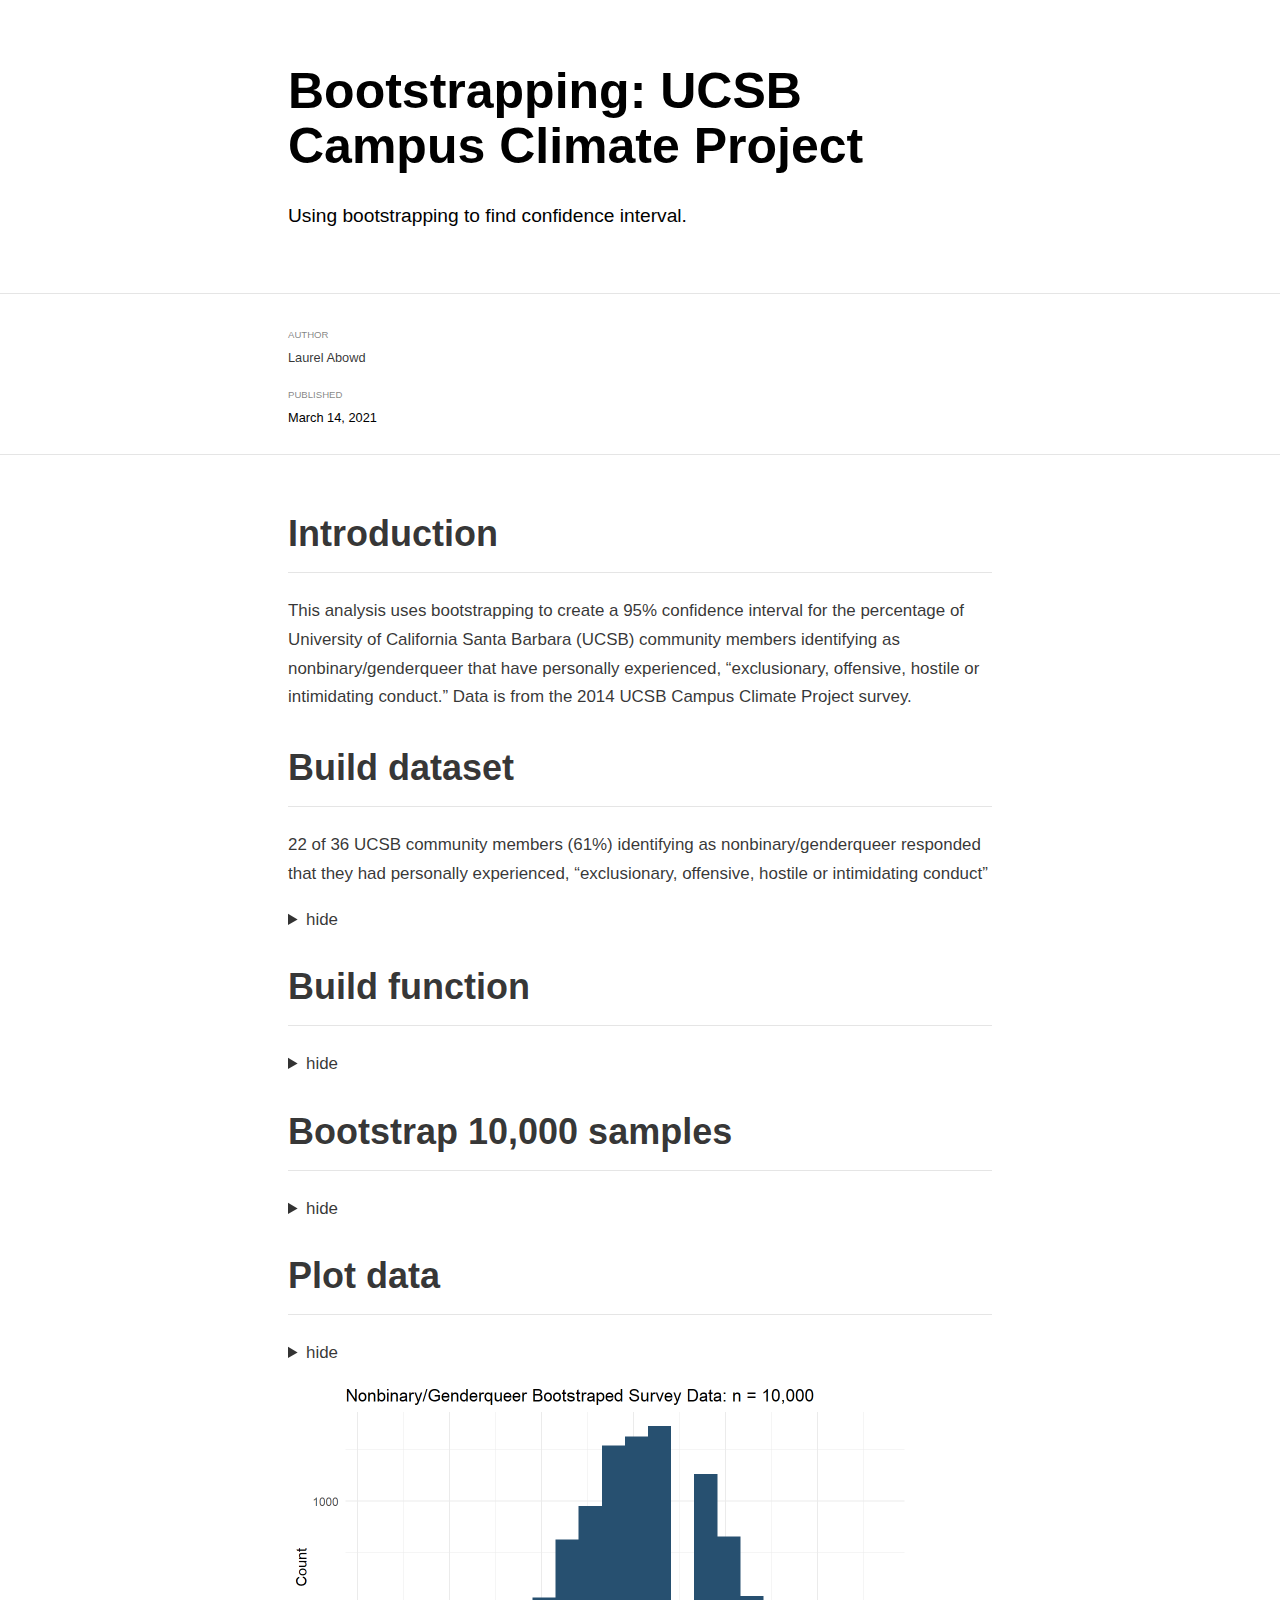
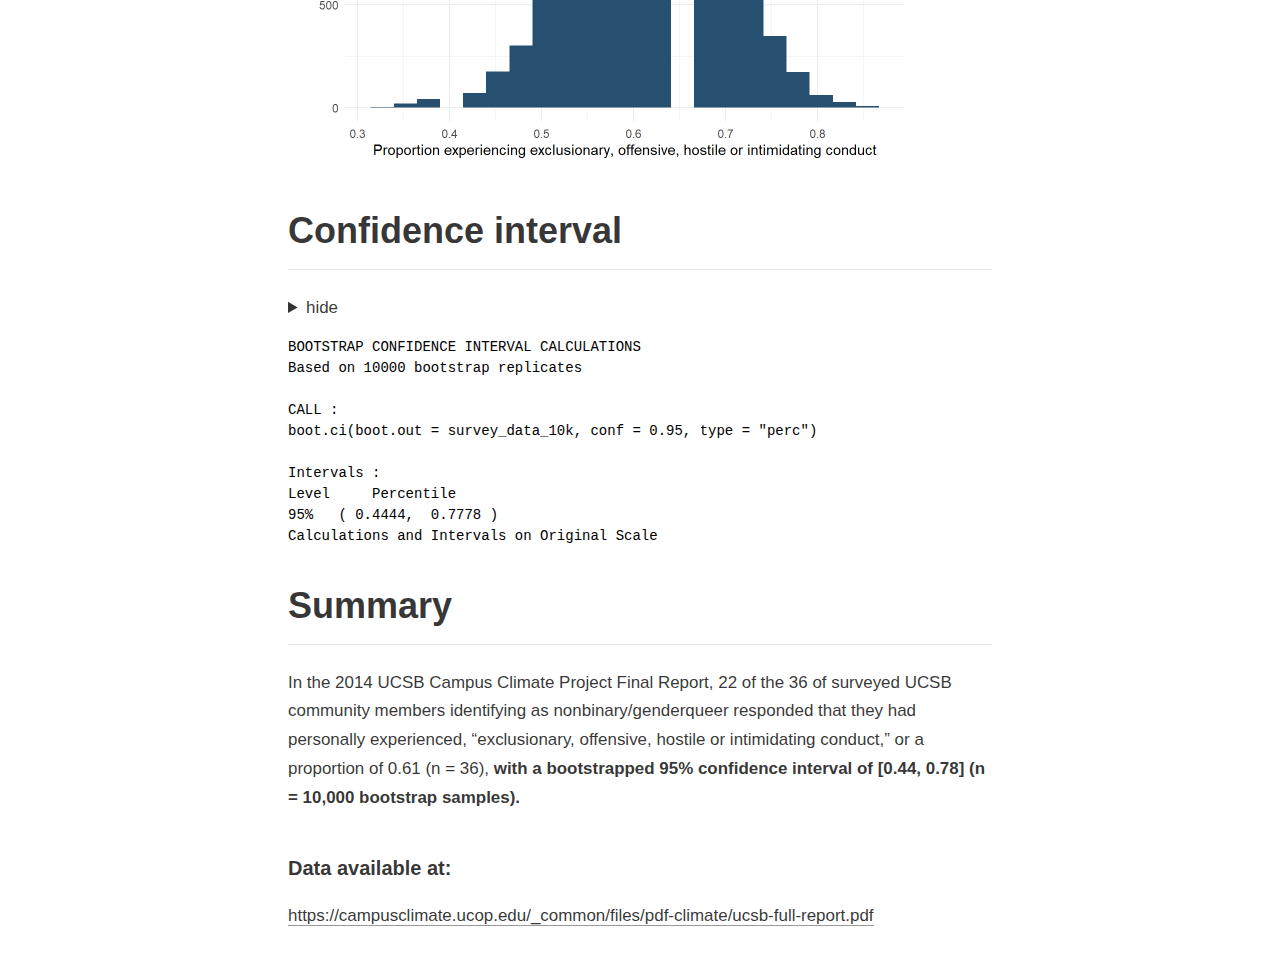
<file: _posts/project-04/abowd_laurel_a4_task3.html>
<!DOCTYPE html>

<html xmlns="http://www.w3.org/1999/xhtml" lang="" xml:lang="">

<head>
  <meta charset="utf-8"/>
  <meta name="viewport" content="width=device-width, initial-scale=1"/>
  <meta http-equiv="X-UA-Compatible" content="IE=Edge,chrome=1"/>
  <meta name="generator" content="distill" />

  <style type="text/css">
  /* Hide doc at startup (prevent jankiness while JS renders/transforms) */
  body {
    visibility: hidden;
  }
  </style>

 <!--radix_placeholder_import_source-->
 <!--/radix_placeholder_import_source-->

<style type="text/css">code{white-space: pre;}</style>
<style type="text/css" data-origin="pandoc">
pre > code.sourceCode { white-space: pre; position: relative; }
pre > code.sourceCode > span { display: inline-block; line-height: 1.25; }
pre > code.sourceCode > span:empty { height: 1.2em; }
code.sourceCode > span { color: inherit; text-decoration: inherit; }
div.sourceCode { margin: 1em 0; }
pre.sourceCode { margin: 0; }
@media screen {
div.sourceCode { overflow: auto; }
}
@media print {
pre > code.sourceCode { white-space: pre-wrap; }
pre > code.sourceCode > span { text-indent: -5em; padding-left: 5em; }
}
pre.numberSource code
  { counter-reset: source-line 0; }
pre.numberSource code > span
  { position: relative; left: -4em; counter-increment: source-line; }
pre.numberSource code > span > a:first-child::before
  { content: counter(source-line);
    position: relative; left: -1em; text-align: right; vertical-align: baseline;
    border: none; display: inline-block;
    -webkit-touch-callout: none; -webkit-user-select: none;
    -khtml-user-select: none; -moz-user-select: none;
    -ms-user-select: none; user-select: none;
    padding: 0 4px; width: 4em;
    color: #aaaaaa;
  }
pre.numberSource { margin-left: 3em; border-left: 1px solid #aaaaaa;  padding-left: 4px; }
div.sourceCode
  {   }
@media screen {
pre > code.sourceCode > span > a:first-child::before { text-decoration: underline; }
}
code span.al { color: #ad0000; } /* Alert */
code span.an { color: #5e5e5e; } /* Annotation */
code span.at { color: #20794d; } /* Attribute */
code span.bn { color: #ad0000; } /* BaseN */
code span.bu { } /* BuiltIn */
code span.cf { color: #007ba5; } /* ControlFlow */
code span.ch { color: #20794d; } /* Char */
code span.cn { color: #8f5902; } /* Constant */
code span.co { color: #5e5e5e; } /* Comment */
code span.cv { color: #5e5e5e; font-style: italic; } /* CommentVar */
code span.do { color: #5e5e5e; font-style: italic; } /* Documentation */
code span.dt { color: #ad0000; } /* DataType */
code span.dv { color: #ad0000; } /* DecVal */
code span.er { color: #ad0000; } /* Error */
code span.ex { } /* Extension */
code span.fl { color: #ad0000; } /* Float */
code span.fu { color: #4758ab; } /* Function */
code span.im { } /* Import */
code span.in { color: #5e5e5e; } /* Information */
code span.kw { color: #007ba5; } /* Keyword */
code span.op { color: #5e5e5e; } /* Operator */
code span.ot { color: #007ba5; } /* Other */
code span.pp { color: #ad0000; } /* Preprocessor */
code span.sc { color: #20794d; } /* SpecialChar */
code span.ss { color: #20794d; } /* SpecialString */
code span.st { color: #20794d; } /* String */
code span.va { color: #111111; } /* Variable */
code span.vs { color: #20794d; } /* VerbatimString */
code span.wa { color: #5e5e5e; font-style: italic; } /* Warning */
</style>

  <!--radix_placeholder_meta_tags-->
  <title>Bootstrapping: UCSB Campus Climate Project</title>

  <meta property="description" itemprop="description" content="Using bootstrapping to find confidence interval."/>


  <!--  https://schema.org/Article -->
  <meta property="article:published" itemprop="datePublished" content="2021-03-14"/>
  <meta property="article:created" itemprop="dateCreated" content="2021-03-14"/>
  <meta name="article:author" content="Laurel Abowd"/>

  <!--  https://developers.facebook.com/docs/sharing/webmasters#markup -->
  <meta property="og:title" content="Bootstrapping: UCSB Campus Climate Project"/>
  <meta property="og:type" content="article"/>
  <meta property="og:description" content="Using bootstrapping to find confidence interval."/>
  <meta property="og:locale" content="en_US"/>

  <!--  https://dev.twitter.com/cards/types/summary -->
  <meta property="twitter:card" content="summary"/>
  <meta property="twitter:title" content="Bootstrapping: UCSB Campus Climate Project"/>
  <meta property="twitter:description" content="Using bootstrapping to find confidence interval."/>

  <!--/radix_placeholder_meta_tags-->
  <!--radix_placeholder_rmarkdown_metadata-->

  <script type="text/json" id="radix-rmarkdown-metadata">
  {"type":"list","attributes":{"names":{"type":"character","attributes":{},"value":["title","description","author","date","output"]}},"value":[{"type":"character","attributes":{},"value":["Bootstrapping: UCSB Campus Climate Project"]},{"type":"character","attributes":{},"value":["Using bootstrapping to find confidence interval.\n"]},{"type":"list","attributes":{},"value":[{"type":"list","attributes":{"names":{"type":"character","attributes":{},"value":["name"]}},"value":[{"type":"character","attributes":{},"value":["Laurel Abowd"]}]}]},{"type":"character","attributes":{},"value":["2021-03-14"]},{"type":"list","attributes":{"names":{"type":"character","attributes":{},"value":["distill::distill_article"]}},"value":[{"type":"list","attributes":{"names":{"type":"character","attributes":{},"value":["self_contained","code_folding"]}},"value":[{"type":"logical","attributes":{},"value":[false]},{"type":"character","attributes":{},"value":["hide"]}]}]}]}
  </script>
  <!--/radix_placeholder_rmarkdown_metadata-->
  
  <script type="text/json" id="radix-resource-manifest">
  {"type":"character","attributes":{},"value":["abowd_laurel_a4_task3_files/anchor-4.2.2/anchor.min.js","abowd_laurel_a4_task3_files/bowser-1.9.3/bowser.min.js","abowd_laurel_a4_task3_files/distill-2.2.21/template.v2.js","abowd_laurel_a4_task3_files/figure-html5/unnamed-chunk-4-1.png","abowd_laurel_a4_task3_files/header-attrs-2.6.6/header-attrs.js","abowd_laurel_a4_task3_files/jquery-1.11.3/jquery.min.js","abowd_laurel_a4_task3_files/popper-2.6.0/popper.min.js","abowd_laurel_a4_task3_files/tippy-6.2.7/tippy-bundle.umd.min.js","abowd_laurel_a4_task3_files/tippy-6.2.7/tippy-light-border.css","abowd_laurel_a4_task3_files/tippy-6.2.7/tippy.css","abowd_laurel_a4_task3_files/tippy-6.2.7/tippy.umd.min.js","abowd_laurel_a4_task3_files/webcomponents-2.0.0/webcomponents.js"]}
  </script>
  <!--radix_placeholder_navigation_in_header-->
  <!--/radix_placeholder_navigation_in_header-->
  <!--radix_placeholder_distill-->

  <style type="text/css">

  body {
    background-color: white;
  }

  .pandoc-table {
    width: 100%;
  }

  .pandoc-table>caption {
    margin-bottom: 10px;
  }

  .pandoc-table th:not([align]) {
    text-align: left;
  }

  .pagedtable-footer {
    font-size: 15px;
  }

  d-byline .byline {
    grid-template-columns: 2fr 2fr;
  }

  d-byline .byline h3 {
    margin-block-start: 1.5em;
  }

  d-byline .byline .authors-affiliations h3 {
    margin-block-start: 0.5em;
  }

  .authors-affiliations .orcid-id {
    width: 16px;
    height:16px;
    margin-left: 4px;
    margin-right: 4px;
    vertical-align: middle;
    padding-bottom: 2px;
  }

  d-title .dt-tags {
    margin-top: 1em;
    grid-column: text;
  }

  .dt-tags .dt-tag {
    text-decoration: none;
    display: inline-block;
    color: rgba(0,0,0,0.6);
    padding: 0em 0.4em;
    margin-right: 0.5em;
    margin-bottom: 0.4em;
    font-size: 70%;
    border: 1px solid rgba(0,0,0,0.2);
    border-radius: 3px;
    text-transform: uppercase;
    font-weight: 500;
  }

  d-article table.gt_table td,
  d-article table.gt_table th {
    border-bottom: none;
  }

  .html-widget {
    margin-bottom: 2.0em;
  }

  .l-screen-inset {
    padding-right: 16px;
  }

  .l-screen .caption {
    margin-left: 10px;
  }

  .shaded {
    background: rgb(247, 247, 247);
    padding-top: 20px;
    padding-bottom: 20px;
    border-top: 1px solid rgba(0, 0, 0, 0.1);
    border-bottom: 1px solid rgba(0, 0, 0, 0.1);
  }

  .shaded .html-widget {
    margin-bottom: 0;
    border: 1px solid rgba(0, 0, 0, 0.1);
  }

  .shaded .shaded-content {
    background: white;
  }

  .text-output {
    margin-top: 0;
    line-height: 1.5em;
  }

  .hidden {
    display: none !important;
  }

  d-article {
    padding-top: 2.5rem;
    padding-bottom: 30px;
  }

  d-appendix {
    padding-top: 30px;
  }

  d-article>p>img {
    width: 100%;
  }

  d-article h2 {
    margin: 1rem 0 1.5rem 0;
  }

  d-article h3 {
    margin-top: 1.5rem;
  }

  d-article iframe {
    border: 1px solid rgba(0, 0, 0, 0.1);
    margin-bottom: 2.0em;
    width: 100%;
  }

  /* Tweak code blocks */

  d-article div.sourceCode code,
  d-article pre code {
    font-family: Consolas, Monaco, 'Andale Mono', 'Ubuntu Mono', monospace;
  }

  d-article pre,
  d-article div.sourceCode,
  d-article div.sourceCode pre {
    overflow: auto;
  }

  d-article div.sourceCode {
    background-color: white;
  }

  d-article div.sourceCode pre {
    padding-left: 10px;
    font-size: 12px;
    border-left: 2px solid rgba(0,0,0,0.1);
  }

  d-article pre {
    font-size: 12px;
    color: black;
    background: none;
    margin-top: 0;
    text-align: left;
    white-space: pre;
    word-spacing: normal;
    word-break: normal;
    word-wrap: normal;
    line-height: 1.5;

    -moz-tab-size: 4;
    -o-tab-size: 4;
    tab-size: 4;

    -webkit-hyphens: none;
    -moz-hyphens: none;
    -ms-hyphens: none;
    hyphens: none;
  }

  d-article pre a {
    border-bottom: none;
  }

  d-article pre a:hover {
    border-bottom: none;
    text-decoration: underline;
  }

  d-article details {
    grid-column: text;
    margin-bottom: 0.8em;
  }

  @media(min-width: 768px) {

  d-article pre,
  d-article div.sourceCode,
  d-article div.sourceCode pre {
    overflow: visible !important;
  }

  d-article div.sourceCode pre {
    padding-left: 18px;
    font-size: 14px;
  }

  d-article pre {
    font-size: 14px;
  }

  }

  figure img.external {
    background: white;
    border: 1px solid rgba(0, 0, 0, 0.1);
    box-shadow: 0 1px 8px rgba(0, 0, 0, 0.1);
    padding: 18px;
    box-sizing: border-box;
  }

  /* CSS for d-contents */

  .d-contents {
    grid-column: text;
    color: rgba(0,0,0,0.8);
    font-size: 0.9em;
    padding-bottom: 1em;
    margin-bottom: 1em;
    padding-bottom: 0.5em;
    margin-bottom: 1em;
    padding-left: 0.25em;
    justify-self: start;
  }

  @media(min-width: 1000px) {
    .d-contents.d-contents-float {
      height: 0;
      grid-column-start: 1;
      grid-column-end: 4;
      justify-self: center;
      padding-right: 3em;
      padding-left: 2em;
    }
  }

  .d-contents nav h3 {
    font-size: 18px;
    margin-top: 0;
    margin-bottom: 1em;
  }

  .d-contents li {
    list-style-type: none
  }

  .d-contents nav > ul {
    padding-left: 0;
  }

  .d-contents ul {
    padding-left: 1em
  }

  .d-contents nav ul li {
    margin-top: 0.6em;
    margin-bottom: 0.2em;
  }

  .d-contents nav a {
    font-size: 13px;
    border-bottom: none;
    text-decoration: none
    color: rgba(0, 0, 0, 0.8);
  }

  .d-contents nav a:hover {
    text-decoration: underline solid rgba(0, 0, 0, 0.6)
  }

  .d-contents nav > ul > li > a {
    font-weight: 600;
  }

  .d-contents nav > ul > li > ul {
    font-weight: inherit;
  }

  .d-contents nav > ul > li > ul > li {
    margin-top: 0.2em;
  }


  .d-contents nav ul {
    margin-top: 0;
    margin-bottom: 0.25em;
  }

  .d-article-with-toc h2:nth-child(2) {
    margin-top: 0;
  }


  /* Figure */

  .figure {
    position: relative;
    margin-bottom: 2.5em;
    margin-top: 1.5em;
  }

  .figure img {
    width: 100%;
  }

  .figure .caption {
    color: rgba(0, 0, 0, 0.6);
    font-size: 12px;
    line-height: 1.5em;
  }

  .figure img.external {
    background: white;
    border: 1px solid rgba(0, 0, 0, 0.1);
    box-shadow: 0 1px 8px rgba(0, 0, 0, 0.1);
    padding: 18px;
    box-sizing: border-box;
  }

  .figure .caption a {
    color: rgba(0, 0, 0, 0.6);
  }

  .figure .caption b,
  .figure .caption strong, {
    font-weight: 600;
    color: rgba(0, 0, 0, 1.0);
  }

  /* Citations */

  d-article .citation {
    color: inherit;
    cursor: inherit;
  }

  div.hanging-indent{
    margin-left: 1em; text-indent: -1em;
  }

  /* Citation hover box */

  .tippy-box[data-theme~=light-border] {
    background-color: rgba(250, 250, 250, 0.95);
  }

  .tippy-content > p {
    margin-bottom: 0;
    padding: 2px;
  }


  /* Tweak 1000px media break to show more text */

  @media(min-width: 1000px) {
    .base-grid,
    distill-header,
    d-title,
    d-abstract,
    d-article,
    d-appendix,
    distill-appendix,
    d-byline,
    d-footnote-list,
    d-citation-list,
    distill-footer {
      grid-template-columns: [screen-start] 1fr [page-start kicker-start] 80px [middle-start] 50px [text-start kicker-end] 65px 65px 65px 65px 65px 65px 65px 65px [text-end gutter-start] 65px [middle-end] 65px [page-end gutter-end] 1fr [screen-end];
      grid-column-gap: 16px;
    }

    .grid {
      grid-column-gap: 16px;
    }

    d-article {
      font-size: 1.06rem;
      line-height: 1.7em;
    }
    figure .caption, .figure .caption, figure figcaption {
      font-size: 13px;
    }
  }

  @media(min-width: 1180px) {
    .base-grid,
    distill-header,
    d-title,
    d-abstract,
    d-article,
    d-appendix,
    distill-appendix,
    d-byline,
    d-footnote-list,
    d-citation-list,
    distill-footer {
      grid-template-columns: [screen-start] 1fr [page-start kicker-start] 60px [middle-start] 60px [text-start kicker-end] 60px 60px 60px 60px 60px 60px 60px 60px [text-end gutter-start] 60px [middle-end] 60px [page-end gutter-end] 1fr [screen-end];
      grid-column-gap: 32px;
    }

    .grid {
      grid-column-gap: 32px;
    }
  }


  /* Get the citation styles for the appendix (not auto-injected on render since
     we do our own rendering of the citation appendix) */

  d-appendix .citation-appendix,
  .d-appendix .citation-appendix {
    font-size: 11px;
    line-height: 15px;
    border-left: 1px solid rgba(0, 0, 0, 0.1);
    padding-left: 18px;
    border: 1px solid rgba(0,0,0,0.1);
    background: rgba(0, 0, 0, 0.02);
    padding: 10px 18px;
    border-radius: 3px;
    color: rgba(150, 150, 150, 1);
    overflow: hidden;
    margin-top: -12px;
    white-space: pre-wrap;
    word-wrap: break-word;
  }

  /* Include appendix styles here so they can be overridden */

  d-appendix {
    contain: layout style;
    font-size: 0.8em;
    line-height: 1.7em;
    margin-top: 60px;
    margin-bottom: 0;
    border-top: 1px solid rgba(0, 0, 0, 0.1);
    color: rgba(0,0,0,0.5);
    padding-top: 60px;
    padding-bottom: 48px;
  }

  d-appendix h3 {
    grid-column: page-start / text-start;
    font-size: 15px;
    font-weight: 500;
    margin-top: 1em;
    margin-bottom: 0;
    color: rgba(0,0,0,0.65);
  }

  d-appendix h3 + * {
    margin-top: 1em;
  }

  d-appendix ol {
    padding: 0 0 0 15px;
  }

  @media (min-width: 768px) {
    d-appendix ol {
      padding: 0 0 0 30px;
      margin-left: -30px;
    }
  }

  d-appendix li {
    margin-bottom: 1em;
  }

  d-appendix a {
    color: rgba(0, 0, 0, 0.6);
  }

  d-appendix > * {
    grid-column: text;
  }

  d-appendix > d-footnote-list,
  d-appendix > d-citation-list,
  d-appendix > distill-appendix {
    grid-column: screen;
  }

  /* Include footnote styles here so they can be overridden */

  d-footnote-list {
    contain: layout style;
  }

  d-footnote-list > * {
    grid-column: text;
  }

  d-footnote-list a.footnote-backlink {
    color: rgba(0,0,0,0.3);
    padding-left: 0.5em;
  }



  /* Anchor.js */

  .anchorjs-link {
    /*transition: all .25s linear; */
    text-decoration: none;
    border-bottom: none;
  }
  *:hover > .anchorjs-link {
    margin-left: -1.125em !important;
    text-decoration: none;
    border-bottom: none;
  }

  /* Social footer */

  .social_footer {
    margin-top: 30px;
    margin-bottom: 0;
    color: rgba(0,0,0,0.67);
  }

  .disqus-comments {
    margin-right: 30px;
  }

  .disqus-comment-count {
    border-bottom: 1px solid rgba(0, 0, 0, 0.4);
    cursor: pointer;
  }

  #disqus_thread {
    margin-top: 30px;
  }

  .article-sharing a {
    border-bottom: none;
    margin-right: 8px;
  }

  .article-sharing a:hover {
    border-bottom: none;
  }

  .sidebar-section.subscribe {
    font-size: 12px;
    line-height: 1.6em;
  }

  .subscribe p {
    margin-bottom: 0.5em;
  }


  .article-footer .subscribe {
    font-size: 15px;
    margin-top: 45px;
  }


  .sidebar-section.custom {
    font-size: 12px;
    line-height: 1.6em;
  }

  .custom p {
    margin-bottom: 0.5em;
  }

  /* Styles for listing layout (hide title) */
  .layout-listing d-title, .layout-listing .d-title {
    display: none;
  }

  /* Styles for posts lists (not auto-injected) */


  .posts-with-sidebar {
    padding-left: 45px;
    padding-right: 45px;
  }

  .posts-list .description h2,
  .posts-list .description p {
    font-family: -apple-system, BlinkMacSystemFont, "Segoe UI", Roboto, Oxygen, Ubuntu, Cantarell, "Fira Sans", "Droid Sans", "Helvetica Neue", Arial, sans-serif;
  }

  .posts-list .description h2 {
    font-weight: 700;
    border-bottom: none;
    padding-bottom: 0;
  }

  .posts-list h2.post-tag {
    border-bottom: 1px solid rgba(0, 0, 0, 0.2);
    padding-bottom: 12px;
  }
  .posts-list {
    margin-top: 60px;
    margin-bottom: 24px;
  }

  .posts-list .post-preview {
    text-decoration: none;
    overflow: hidden;
    display: block;
    border-bottom: 1px solid rgba(0, 0, 0, 0.1);
    padding: 24px 0;
  }

  .post-preview-last {
    border-bottom: none !important;
  }

  .posts-list .posts-list-caption {
    grid-column: screen;
    font-weight: 400;
  }

  .posts-list .post-preview h2 {
    margin: 0 0 6px 0;
    line-height: 1.2em;
    font-style: normal;
    font-size: 24px;
  }

  .posts-list .post-preview p {
    margin: 0 0 12px 0;
    line-height: 1.4em;
    font-size: 16px;
  }

  .posts-list .post-preview .thumbnail {
    box-sizing: border-box;
    margin-bottom: 24px;
    position: relative;
    max-width: 500px;
  }
  .posts-list .post-preview img {
    width: 100%;
    display: block;
  }

  .posts-list .metadata {
    font-size: 12px;
    line-height: 1.4em;
    margin-bottom: 18px;
  }

  .posts-list .metadata > * {
    display: inline-block;
  }

  .posts-list .metadata .publishedDate {
    margin-right: 2em;
  }

  .posts-list .metadata .dt-authors {
    display: block;
    margin-top: 0.3em;
    margin-right: 2em;
  }

  .posts-list .dt-tags {
    display: block;
    line-height: 1em;
  }

  .posts-list .dt-tags .dt-tag {
    display: inline-block;
    color: rgba(0,0,0,0.6);
    padding: 0.3em 0.4em;
    margin-right: 0.2em;
    margin-bottom: 0.4em;
    font-size: 60%;
    border: 1px solid rgba(0,0,0,0.2);
    border-radius: 3px;
    text-transform: uppercase;
    font-weight: 500;
  }

  .posts-list img {
    opacity: 1;
  }

  .posts-list img[data-src] {
    opacity: 0;
  }

  .posts-more {
    clear: both;
  }


  .posts-sidebar {
    font-size: 16px;
  }

  .posts-sidebar h3 {
    font-size: 16px;
    margin-top: 0;
    margin-bottom: 0.5em;
    font-weight: 400;
    text-transform: uppercase;
  }

  .sidebar-section {
    margin-bottom: 30px;
  }

  .categories ul {
    list-style-type: none;
    margin: 0;
    padding: 0;
  }

  .categories li {
    color: rgba(0, 0, 0, 0.8);
    margin-bottom: 0;
  }

  .categories li>a {
    border-bottom: none;
  }

  .categories li>a:hover {
    border-bottom: 1px solid rgba(0, 0, 0, 0.4);
  }

  .categories .active {
    font-weight: 600;
  }

  .categories .category-count {
    color: rgba(0, 0, 0, 0.4);
  }


  @media(min-width: 768px) {
    .posts-list .post-preview h2 {
      font-size: 26px;
    }
    .posts-list .post-preview .thumbnail {
      float: right;
      width: 30%;
      margin-bottom: 0;
    }
    .posts-list .post-preview .description {
      float: left;
      width: 45%;
    }
    .posts-list .post-preview .metadata {
      float: left;
      width: 20%;
      margin-top: 8px;
    }
    .posts-list .post-preview p {
      margin: 0 0 12px 0;
      line-height: 1.5em;
      font-size: 16px;
    }
    .posts-with-sidebar .posts-list {
      float: left;
      width: 75%;
    }
    .posts-with-sidebar .posts-sidebar {
      float: right;
      width: 20%;
      margin-top: 60px;
      padding-top: 24px;
      padding-bottom: 24px;
    }
  }


  /* Improve display for browsers without grid (IE/Edge <= 15) */

  .downlevel {
    line-height: 1.6em;
    font-family: -apple-system, BlinkMacSystemFont, "Segoe UI", Roboto, Oxygen, Ubuntu, Cantarell, "Fira Sans", "Droid Sans", "Helvetica Neue", Arial, sans-serif;
    margin: 0;
  }

  .downlevel .d-title {
    padding-top: 6rem;
    padding-bottom: 1.5rem;
  }

  .downlevel .d-title h1 {
    font-size: 50px;
    font-weight: 700;
    line-height: 1.1em;
    margin: 0 0 0.5rem;
  }

  .downlevel .d-title p {
    font-weight: 300;
    font-size: 1.2rem;
    line-height: 1.55em;
    margin-top: 0;
  }

  .downlevel .d-byline {
    padding-top: 0.8em;
    padding-bottom: 0.8em;
    font-size: 0.8rem;
    line-height: 1.8em;
  }

  .downlevel .section-separator {
    border: none;
    border-top: 1px solid rgba(0, 0, 0, 0.1);
  }

  .downlevel .d-article {
    font-size: 1.06rem;
    line-height: 1.7em;
    padding-top: 1rem;
    padding-bottom: 2rem;
  }


  .downlevel .d-appendix {
    padding-left: 0;
    padding-right: 0;
    max-width: none;
    font-size: 0.8em;
    line-height: 1.7em;
    margin-bottom: 0;
    color: rgba(0,0,0,0.5);
    padding-top: 40px;
    padding-bottom: 48px;
  }

  .downlevel .footnotes ol {
    padding-left: 13px;
  }

  .downlevel .base-grid,
  .downlevel .distill-header,
  .downlevel .d-title,
  .downlevel .d-abstract,
  .downlevel .d-article,
  .downlevel .d-appendix,
  .downlevel .distill-appendix,
  .downlevel .d-byline,
  .downlevel .d-footnote-list,
  .downlevel .d-citation-list,
  .downlevel .distill-footer,
  .downlevel .appendix-bottom,
  .downlevel .posts-container {
    padding-left: 40px;
    padding-right: 40px;
  }

  @media(min-width: 768px) {
    .downlevel .base-grid,
    .downlevel .distill-header,
    .downlevel .d-title,
    .downlevel .d-abstract,
    .downlevel .d-article,
    .downlevel .d-appendix,
    .downlevel .distill-appendix,
    .downlevel .d-byline,
    .downlevel .d-footnote-list,
    .downlevel .d-citation-list,
    .downlevel .distill-footer,
    .downlevel .appendix-bottom,
    .downlevel .posts-container {
    padding-left: 150px;
    padding-right: 150px;
    max-width: 900px;
  }
  }

  .downlevel pre code {
    display: block;
    border-left: 2px solid rgba(0, 0, 0, .1);
    padding: 0 0 0 20px;
    font-size: 14px;
  }

  .downlevel code, .downlevel pre {
    color: black;
    background: none;
    font-family: Consolas, Monaco, 'Andale Mono', 'Ubuntu Mono', monospace;
    text-align: left;
    white-space: pre;
    word-spacing: normal;
    word-break: normal;
    word-wrap: normal;
    line-height: 1.5;

    -moz-tab-size: 4;
    -o-tab-size: 4;
    tab-size: 4;

    -webkit-hyphens: none;
    -moz-hyphens: none;
    -ms-hyphens: none;
    hyphens: none;
  }

  .downlevel .posts-list .post-preview {
    color: inherit;
  }



  </style>

  <script type="application/javascript">

  function is_downlevel_browser() {
    if (bowser.isUnsupportedBrowser({ msie: "12", msedge: "16"},
                                   window.navigator.userAgent)) {
      return true;
    } else {
      return window.load_distill_framework === undefined;
    }
  }

  // show body when load is complete
  function on_load_complete() {

    // add anchors
    if (window.anchors) {
      window.anchors.options.placement = 'left';
      window.anchors.add('d-article > h2, d-article > h3, d-article > h4, d-article > h5');
    }


    // set body to visible
    document.body.style.visibility = 'visible';

    // force redraw for leaflet widgets
    if (window.HTMLWidgets) {
      var maps = window.HTMLWidgets.findAll(".leaflet");
      $.each(maps, function(i, el) {
        var map = this.getMap();
        map.invalidateSize();
        map.eachLayer(function(layer) {
          if (layer instanceof L.TileLayer)
            layer.redraw();
        });
      });
    }

    // trigger 'shown' so htmlwidgets resize
    $('d-article').trigger('shown');
  }

  function init_distill() {

    init_common();

    // create front matter
    var front_matter = $('<d-front-matter></d-front-matter>');
    $('#distill-front-matter').wrap(front_matter);

    // create d-title
    $('.d-title').changeElementType('d-title');

    // create d-byline
    var byline = $('<d-byline></d-byline>');
    $('.d-byline').replaceWith(byline);

    // create d-article
    var article = $('<d-article></d-article>');
    $('.d-article').wrap(article).children().unwrap();

    // move posts container into article
    $('.posts-container').appendTo($('d-article'));

    // create d-appendix
    $('.d-appendix').changeElementType('d-appendix');

    // flag indicating that we have appendix items
    var appendix = $('.appendix-bottom').children('h3').length > 0;

    // replace footnotes with <d-footnote>
    $('.footnote-ref').each(function(i, val) {
      appendix = true;
      var href = $(this).attr('href');
      var id = href.replace('#', '');
      var fn = $('#' + id);
      var fn_p = $('#' + id + '>p');
      fn_p.find('.footnote-back').remove();
      var text = fn_p.html();
      var dtfn = $('<d-footnote></d-footnote>');
      dtfn.html(text);
      $(this).replaceWith(dtfn);
    });
    // remove footnotes
    $('.footnotes').remove();

    // move refs into #references-listing
    $('#references-listing').replaceWith($('#refs'));

    $('h1.appendix, h2.appendix').each(function(i, val) {
      $(this).changeElementType('h3');
    });
    $('h3.appendix').each(function(i, val) {
      var id = $(this).attr('id');
      $('.d-contents a[href="#' + id + '"]').parent().remove();
      appendix = true;
      $(this).nextUntil($('h1, h2, h3')).addBack().appendTo($('d-appendix'));
    });

    // show d-appendix if we have appendix content
    $("d-appendix").css('display', appendix ? 'grid' : 'none');

    // localize layout chunks to just output
    $('.layout-chunk').each(function(i, val) {

      // capture layout
      var layout = $(this).attr('data-layout');

      // apply layout to markdown level block elements
      var elements = $(this).children().not('details, div.sourceCode, pre, script');
      elements.each(function(i, el) {
        var layout_div = $('<div class="' + layout + '"></div>');
        if (layout_div.hasClass('shaded')) {
          var shaded_content = $('<div class="shaded-content"></div>');
          $(this).wrap(shaded_content);
          $(this).parent().wrap(layout_div);
        } else {
          $(this).wrap(layout_div);
        }
      });


      // unwrap the layout-chunk div
      $(this).children().unwrap();
    });

    // remove code block used to force  highlighting css
    $('.distill-force-highlighting-css').parent().remove();

    // remove empty line numbers inserted by pandoc when using a
    // custom syntax highlighting theme
    $('code.sourceCode a:empty').remove();

    // load distill framework
    load_distill_framework();

    // wait for window.distillRunlevel == 4 to do post processing
    function distill_post_process() {

      if (!window.distillRunlevel || window.distillRunlevel < 4)
        return;

      // hide author/affiliations entirely if we have no authors
      var front_matter = JSON.parse($("#distill-front-matter").html());
      var have_authors = front_matter.authors && front_matter.authors.length > 0;
      if (!have_authors)
        $('d-byline').addClass('hidden');

      // article with toc class
      $('.d-contents').parent().addClass('d-article-with-toc');

      // strip links that point to #
      $('.authors-affiliations').find('a[href="#"]').removeAttr('href');

      // add orcid ids
      $('.authors-affiliations').find('.author').each(function(i, el) {
        var orcid_id = front_matter.authors[i].orcidID;
        if (orcid_id) {
          var a = $('<a></a>');
          a.attr('href', 'https://orcid.org/' + orcid_id);
          var img = $('<img></img>');
          img.addClass('orcid-id');
          img.attr('alt', 'ORCID ID');
          img.attr('src','[data-uri]');
          a.append(img);
          $(this).append(a);
        }
      });

      // hide elements of author/affiliations grid that have no value
      function hide_byline_column(caption) {
        $('d-byline').find('h3:contains("' + caption + '")').parent().css('visibility', 'hidden');
      }

      // affiliations
      var have_affiliations = false;
      for (var i = 0; i<front_matter.authors.length; ++i) {
        var author = front_matter.authors[i];
        if (author.affiliation !== "&nbsp;") {
          have_affiliations = true;
          break;
        }
      }
      if (!have_affiliations)
        $('d-byline').find('h3:contains("Affiliations")').css('visibility', 'hidden');

      // published date
      if (!front_matter.publishedDate)
        hide_byline_column("Published");

      // document object identifier
      var doi = $('d-byline').find('h3:contains("DOI")');
      var doi_p = doi.next().empty();
      if (!front_matter.doi) {
        // if we have a citation and valid citationText then link to that
        if ($('#citation').length > 0 && front_matter.citationText) {
          doi.html('Citation');
          $('<a href="#citation"></a>')
            .text(front_matter.citationText)
            .appendTo(doi_p);
        } else {
          hide_byline_column("DOI");
        }
      } else {
        $('<a></a>')
           .attr('href', "https://doi.org/" + front_matter.doi)
           .html(front_matter.doi)
           .appendTo(doi_p);
      }

       // change plural form of authors/affiliations
      if (front_matter.authors.length === 1) {
        var grid = $('.authors-affiliations');
        grid.children('h3:contains("Authors")').text('Author');
        grid.children('h3:contains("Affiliations")').text('Affiliation');
      }

      // remove d-appendix and d-footnote-list local styles
      $('d-appendix > style:first-child').remove();
      $('d-footnote-list > style:first-child').remove();

      // move appendix-bottom entries to the bottom
      $('.appendix-bottom').appendTo('d-appendix').children().unwrap();
      $('.appendix-bottom').remove();

      // hoverable references
      $('span.citation[data-cites]').each(function() {
        var refHtml = $('#ref-' + $(this).attr('data-cites')).html();
        window.tippy(this, {
          allowHTML: true,
          content: refHtml,
          maxWidth: 500,
          interactive: true,
          interactiveBorder: 10,
          theme: 'light-border',
          placement: 'bottom-start'
        });
      });

      // clear polling timer
      clearInterval(tid);

      // show body now that everything is ready
      on_load_complete();
    }

    var tid = setInterval(distill_post_process, 50);
    distill_post_process();

  }

  function init_downlevel() {

    init_common();

     // insert hr after d-title
    $('.d-title').after($('<hr class="section-separator"/>'));

    // check if we have authors
    var front_matter = JSON.parse($("#distill-front-matter").html());
    var have_authors = front_matter.authors && front_matter.authors.length > 0;

    // manage byline/border
    if (!have_authors)
      $('.d-byline').remove();
    $('.d-byline').after($('<hr class="section-separator"/>'));
    $('.d-byline a').remove();

    // remove toc
    $('.d-contents').remove();

    // move appendix elements
    $('h1.appendix, h2.appendix').each(function(i, val) {
      $(this).changeElementType('h3');
    });
    $('h3.appendix').each(function(i, val) {
      $(this).nextUntil($('h1, h2, h3')).addBack().appendTo($('.d-appendix'));
    });


    // inject headers into references and footnotes
    var refs_header = $('<h3></h3>');
    refs_header.text('References');
    $('#refs').prepend(refs_header);

    var footnotes_header = $('<h3></h3');
    footnotes_header.text('Footnotes');
    $('.footnotes').children('hr').first().replaceWith(footnotes_header);

    // move appendix-bottom entries to the bottom
    $('.appendix-bottom').appendTo('.d-appendix').children().unwrap();
    $('.appendix-bottom').remove();

    // remove appendix if it's empty
    if ($('.d-appendix').children().length === 0)
      $('.d-appendix').remove();

    // prepend separator above appendix
    $('.d-appendix').before($('<hr class="section-separator" style="clear: both"/>'));

    // trim code
    $('pre>code').each(function(i, val) {
      $(this).html($.trim($(this).html()));
    });

    // move posts-container right before article
    $('.posts-container').insertBefore($('.d-article'));

    $('body').addClass('downlevel');

    on_load_complete();
  }


  function init_common() {

    // jquery plugin to change element types
    (function($) {
      $.fn.changeElementType = function(newType) {
        var attrs = {};

        $.each(this[0].attributes, function(idx, attr) {
          attrs[attr.nodeName] = attr.nodeValue;
        });

        this.replaceWith(function() {
          return $("<" + newType + "/>", attrs).append($(this).contents());
        });
      };
    })(jQuery);

    // prevent underline for linked images
    $('a > img').parent().css({'border-bottom' : 'none'});

    // mark non-body figures created by knitr chunks as 100% width
    $('.layout-chunk').each(function(i, val) {
      var figures = $(this).find('img, .html-widget');
      if ($(this).attr('data-layout') !== "l-body") {
        figures.css('width', '100%');
      } else {
        figures.css('max-width', '100%');
        figures.filter("[width]").each(function(i, val) {
          var fig = $(this);
          fig.css('width', fig.attr('width') + 'px');
        });

      }
    });

    // auto-append index.html to post-preview links in file: protocol
    // and in rstudio ide preview
    $('.post-preview').each(function(i, val) {
      if (window.location.protocol === "file:")
        $(this).attr('href', $(this).attr('href') + "index.html");
    });

    // get rid of index.html references in header
    if (window.location.protocol !== "file:") {
      $('.distill-site-header a[href]').each(function(i,val) {
        $(this).attr('href', $(this).attr('href').replace("index.html", "./"));
      });
    }

    // add class to pandoc style tables
    $('tr.header').parent('thead').parent('table').addClass('pandoc-table');
    $('.kable-table').children('table').addClass('pandoc-table');

    // add figcaption style to table captions
    $('caption').parent('table').addClass("figcaption");

    // initialize posts list
    if (window.init_posts_list)
      window.init_posts_list();

    // implmement disqus comment link
    $('.disqus-comment-count').click(function() {
      window.headroom_prevent_pin = true;
      $('#disqus_thread').toggleClass('hidden');
      if (!$('#disqus_thread').hasClass('hidden')) {
        var offset = $(this).offset();
        $(window).resize();
        $('html, body').animate({
          scrollTop: offset.top - 35
        });
      }
    });
  }

  document.addEventListener('DOMContentLoaded', function() {
    if (is_downlevel_browser())
      init_downlevel();
    else
      window.addEventListener('WebComponentsReady', init_distill);
  });

  </script>

  <!--/radix_placeholder_distill-->
  <script src="abowd_laurel_a4_task3_files/header-attrs-2.6.6/header-attrs.js"></script>
  <script src="abowd_laurel_a4_task3_files/jquery-1.11.3/jquery.min.js"></script>
  <script src="abowd_laurel_a4_task3_files/popper-2.6.0/popper.min.js"></script>
  <link href="abowd_laurel_a4_task3_files/tippy-6.2.7/tippy.css" rel="stylesheet" />
  <link href="abowd_laurel_a4_task3_files/tippy-6.2.7/tippy-light-border.css" rel="stylesheet" />
  <script src="abowd_laurel_a4_task3_files/tippy-6.2.7/tippy.umd.min.js"></script>
  <script src="abowd_laurel_a4_task3_files/anchor-4.2.2/anchor.min.js"></script>
  <script src="abowd_laurel_a4_task3_files/bowser-1.9.3/bowser.min.js"></script>
  <script src="abowd_laurel_a4_task3_files/webcomponents-2.0.0/webcomponents.js"></script>
  <script src="abowd_laurel_a4_task3_files/distill-2.2.21/template.v2.js"></script>
  <!--radix_placeholder_site_in_header-->
  <!--/radix_placeholder_site_in_header-->


</head>

<body>

<!--radix_placeholder_front_matter-->

<script id="distill-front-matter" type="text/json">
{"title":"Bootstrapping: UCSB Campus Climate Project","description":"Using bootstrapping to find confidence interval.","authors":[{"author":"Laurel Abowd","authorURL":"#","affiliation":"&nbsp;","affiliationURL":"#","orcidID":""}],"publishedDate":"2021-03-14T00:00:00.000-08:00","citationText":"Abowd, 2021"}
</script>

<!--/radix_placeholder_front_matter-->
<!--radix_placeholder_navigation_before_body-->
<!--/radix_placeholder_navigation_before_body-->
<!--radix_placeholder_site_before_body-->
<!--/radix_placeholder_site_before_body-->

<div class="d-title">
<h1>Bootstrapping: UCSB Campus Climate Project</h1>
<!--radix_placeholder_categories-->
<!--/radix_placeholder_categories-->
<p><p>Using bootstrapping to find confidence interval.</p></p>
</div>

<div class="d-byline">
  Laurel Abowd  
  
<br/>2021-03-14
</div>

<div class="d-article">
<h2 id="introduction"><strong>Introduction</strong></h2>
<p>This analysis uses bootstrapping to create a 95% confidence interval for the percentage of University of California Santa Barbara (UCSB) community members identifying as nonbinary/genderqueer that have personally experienced, “exclusionary, offensive, hostile or intimidating conduct.” Data is from the 2014 UCSB Campus Climate Project survey.</p>
<h2 id="build-dataset"><strong>Build dataset</strong></h2>
<p>22 of 36 UCSB community members (61%) identifying as nonbinary/genderqueer responded that they had personally experienced, “exclusionary, offensive, hostile or intimidating conduct”</p>
<div class="layout-chunk" data-layout="l-body">
<details>
<summary>
hide
</summary>
<div class="sourceCode">
<pre class="sourceCode r"><code class="sourceCode r"><span class='co'># Create vector to relect this data</span>
<span class='va'>survey_data</span> <span class='op'>&lt;-</span> <span class='fu'><a href='https://rdrr.io/r/base/vector.html'>vector</a></span><span class='op'>(</span>length <span class='op'>=</span> <span class='fl'>36</span><span class='op'>)</span>
<span class='va'>values</span> <span class='op'>&lt;-</span> <span class='fu'><a href='https://rdrr.io/r/base/c.html'>c</a></span><span class='op'>(</span><span class='fl'>0</span>, <span class='fl'>1</span><span class='op'>)</span>

<span class='va'>survey_data</span><span class='op'>[</span><span class='fl'>1</span><span class='op'>:</span><span class='fl'>22</span><span class='op'>]</span> <span class='op'>&lt;-</span> <span class='fu'><a href='https://rdrr.io/r/base/unique.html'>unique</a></span><span class='op'>(</span><span class='va'>values</span><span class='op'>)</span><span class='op'>[</span><span class='fl'>2</span><span class='op'>]</span>
<span class='va'>survey_data</span><span class='op'>[</span><span class='fl'>23</span><span class='op'>:</span><span class='fl'>36</span><span class='op'>]</span> <span class='op'>&lt;-</span> <span class='fu'><a href='https://rdrr.io/r/base/unique.html'>unique</a></span><span class='op'>(</span><span class='va'>values</span><span class='op'>)</span><span class='op'>[</span><span class='fl'>1</span><span class='op'>]</span>

<span class='co'># 1 = experienced intimidating conduct</span>
<span class='co'># 0 = did not experience intimidating conduct</span>
</code></pre>
</div>
</details>
</div>
<h2 id="build-function"><strong>Build function</strong></h2>
<div class="layout-chunk" data-layout="l-body">
<details>
<summary>
hide
</summary>
<div class="sourceCode">
<pre class="sourceCode r"><code class="sourceCode r"><span class='co'># Function of proportion of sample that experienced intimidating conduct</span>
<span class='va'>prop_fun</span> <span class='op'>&lt;-</span> <span class='kw'>function</span> <span class='op'>(</span><span class='va'>x</span>,<span class='va'>i</span><span class='op'>)</span> <span class='op'>{</span><span class='fu'><a href='https://rdrr.io/r/base/sum.html'>sum</a></span><span class='op'>(</span><span class='va'>x</span><span class='op'>[</span><span class='va'>i</span><span class='op'>]</span><span class='op'>)</span><span class='op'>/</span><span class='fu'><a href='https://rdrr.io/r/base/length.html'>length</a></span><span class='op'>(</span><span class='va'>x</span><span class='op'>[</span><span class='va'>i</span><span class='op'>]</span><span class='op'>)</span><span class='op'>}</span>
</code></pre>
</div>
</details>
</div>
<h2 id="bootstrap-10000-samples"><strong>Bootstrap 10,000 samples</strong></h2>
<div class="layout-chunk" data-layout="l-body">
<details>
<summary>
hide
</summary>
<div class="sourceCode">
<pre class="sourceCode r"><code class="sourceCode r"><span class='va'>survey_data_10k</span> <span class='op'>&lt;-</span> <span class='fu'><a href='https://rdrr.io/pkg/boot/man/boot.html'>boot</a></span><span class='op'>(</span><span class='va'>survey_data</span>,
                        statistic <span class='op'>=</span> <span class='va'>prop_fun</span>, 
                        R <span class='op'>=</span> <span class='fl'>10000</span><span class='op'>)</span>

<span class='co'># survey_data_10k</span>

<span class='co'># survey_data_10k$t</span>
</code></pre>
</div>
</details>
</div>
<h2 id="plot-data"><strong>Plot data</strong></h2>
<div class="layout-chunk" data-layout="l-body">
<details>
<summary>
hide
</summary>
<div class="sourceCode">
<pre class="sourceCode r"><code class="sourceCode r"><span class='co'># Create dataframe</span>
<span class='va'>survey_data_10k_df</span> <span class='op'>&lt;-</span> <span class='fu'><a href='https://rdrr.io/r/base/data.frame.html'>data.frame</a></span><span class='op'>(</span>bs_prop <span class='op'>=</span> <span class='va'>survey_data_10k</span><span class='op'>$</span><span class='va'>t</span><span class='op'>)</span>

<span class='co'># Histogram</span>
<span class='fu'>ggplot</span><span class='op'>(</span>data <span class='op'>=</span> <span class='va'>survey_data_10k_df</span>, <span class='fu'>aes</span><span class='op'>(</span>x <span class='op'>=</span> <span class='va'>bs_prop</span><span class='op'>)</span><span class='op'>)</span> <span class='op'>+</span>
  <span class='fu'>geom_histogram</span><span class='op'>(</span>bins <span class='op'>=</span> <span class='fl'>22</span>, fill <span class='op'>=</span> <span class='st'>"#275070"</span><span class='op'>)</span> <span class='op'>+</span>
  <span class='fu'>theme_minimal</span><span class='op'>(</span><span class='op'>)</span> <span class='op'>+</span>
  <span class='fu'>labs</span><span class='op'>(</span>y <span class='op'>=</span> <span class='st'>"Count"</span>,
       x <span class='op'>=</span> <span class='st'>"Proportion experiencing exclusionary, offensive, hostile or intimidating conduct"</span>,
       title <span class='op'>=</span> <span class='st'>"Nonbinary/Genderqueer Bootstraped Survey Data: n = 10,000"</span><span class='op'>)</span>
</code></pre>
</div>
</details>
<p><img src="abowd_laurel_a4_task3_files/figure-html5/unnamed-chunk-4-1.png" width="624" /></p>
</div>
<h2 id="confidence-interval"><strong>Confidence interval</strong></h2>
<div class="layout-chunk" data-layout="l-body">
<details>
<summary>
hide
</summary>
<div class="sourceCode">
<pre class="sourceCode r"><code class="sourceCode r"><span class='fu'><a href='https://rdrr.io/pkg/boot/man/boot.ci.html'>boot.ci</a></span><span class='op'>(</span><span class='va'>survey_data_10k</span>, conf <span class='op'>=</span> <span class='fl'>0.95</span>, type <span class='op'>=</span> <span class='st'>"perc"</span><span class='op'>)</span>
</code></pre>
</div>
</details>
<pre><code>BOOTSTRAP CONFIDENCE INTERVAL CALCULATIONS
Based on 10000 bootstrap replicates

CALL : 
boot.ci(boot.out = survey_data_10k, conf = 0.95, type = &quot;perc&quot;)

Intervals : 
Level     Percentile     
95%   ( 0.4444,  0.7778 )  
Calculations and Intervals on Original Scale</code></pre>
</div>
<h2 id="summary"><strong>Summary</strong></h2>
<p>In the 2014 UCSB Campus Climate Project Final Report, 22 of the 36 of surveyed UCSB community members identifying as nonbinary/genderqueer responded that they had personally experienced, “exclusionary, offensive, hostile or intimidating conduct,” or a proportion of 0.61 (n = 36), <strong>with a bootstrapped 95% confidence interval of [0.44, 0.78] (n = 10,000 bootstrap samples).</strong></p>
<h3 id="data-available-at"><strong>Data available at:</strong></h3>
<p><a href="https://campusclimate.ucop.edu/_common/files/pdf-climate/ucsb-full-report.pdf" class="uri">https://campusclimate.ucop.edu/_common/files/pdf-climate/ucsb-full-report.pdf</a></p>
<div class="sourceCode" id="cb2"><pre class="sourceCode r distill-force-highlighting-css"><code class="sourceCode r"></code></pre></div>
<!--radix_placeholder_article_footer-->
<!--/radix_placeholder_article_footer-->
</div>

<div class="d-appendix">
</div>


<!--radix_placeholder_site_after_body-->
<!--/radix_placeholder_site_after_body-->
<!--radix_placeholder_appendices-->
<div class="appendix-bottom"></div>
<!--/radix_placeholder_appendices-->
<!--radix_placeholder_navigation_after_body-->
<!--/radix_placeholder_navigation_after_body-->

</body>

</html>
</file>
<file: docs/site_libs/tippy-6.2.7/tippy.css>
.tippy-box[data-animation=fade][data-state=hidden]{opacity:0}[data-tippy-root]{max-width:calc(100vw - 10px)}.tippy-box{position:relative;background-color:#333;color:#fff;border-radius:4px;font-size:14px;line-height:1.4;outline:0;transition-property:transform,visibility,opacity}.tippy-box[data-placement^=top]>.tippy-arrow{bottom:0}.tippy-box[data-placement^=top]>.tippy-arrow:before{bottom:-7px;left:0;border-width:8px 8px 0;border-top-color:initial;transform-origin:center top}.tippy-box[data-placement^=bottom]>.tippy-arrow{top:0}.tippy-box[data-placement^=bottom]>.tippy-arrow:before{top:-7px;left:0;border-width:0 8px 8px;border-bottom-color:initial;transform-origin:center bottom}.tippy-box[data-placement^=left]>.tippy-arrow{right:0}.tippy-box[data-placement^=left]>.tippy-arrow:before{border-width:8px 0 8px 8px;border-left-color:initial;right:-7px;transform-origin:center left}.tippy-box[data-placement^=right]>.tippy-arrow{left:0}.tippy-box[data-placement^=right]>.tippy-arrow:before{left:-7px;border-width:8px 8px 8px 0;border-right-color:initial;transform-origin:center right}.tippy-box[data-inertia][data-state=visible]{transition-timing-function:cubic-bezier(.54,1.5,.38,1.11)}.tippy-arrow{width:16px;height:16px;color:#333}.tippy-arrow:before{content:"";position:absolute;border-color:transparent;border-style:solid}.tippy-content{position:relative;padding:5px 9px;z-index:1}
</file>
<file: docs/site_libs/tippy-6.2.7/tippy-light-border.css>
.tippy-box[data-theme~=light-border]{background-color:#fff;background-clip:padding-box;border:1px solid rgba(0,8,16,.15);color:#333;box-shadow:0 4px 14px -2px rgba(0,8,16,.08)}.tippy-box[data-theme~=light-border]>.tippy-backdrop{background-color:#fff}.tippy-box[data-theme~=light-border]>.tippy-arrow:after,.tippy-box[data-theme~=light-border]>.tippy-svg-arrow:after{content:"";position:absolute;z-index:-1}.tippy-box[data-theme~=light-border]>.tippy-arrow:after{border-color:transparent;border-style:solid}.tippy-box[data-theme~=light-border][data-placement^=top]>.tippy-arrow:before{border-top-color:#fff}.tippy-box[data-theme~=light-border][data-placement^=top]>.tippy-arrow:after{border-top-color:rgba(0,8,16,.2);border-width:7px 7px 0;top:17px;left:1px}.tippy-box[data-theme~=light-border][data-placement^=top]>.tippy-svg-arrow>svg{top:16px}.tippy-box[data-theme~=light-border][data-placement^=top]>.tippy-svg-arrow:after{top:17px}.tippy-box[data-theme~=light-border][data-placement^=bottom]>.tippy-arrow:before{border-bottom-color:#fff;bottom:16px}.tippy-box[data-theme~=light-border][data-placement^=bottom]>.tippy-arrow:after{border-bottom-color:rgba(0,8,16,.2);border-width:0 7px 7px;bottom:17px;left:1px}.tippy-box[data-theme~=light-border][data-placement^=bottom]>.tippy-svg-arrow>svg{bottom:16px}.tippy-box[data-theme~=light-border][data-placement^=bottom]>.tippy-svg-arrow:after{bottom:17px}.tippy-box[data-theme~=light-border][data-placement^=left]>.tippy-arrow:before{border-left-color:#fff}.tippy-box[data-theme~=light-border][data-placement^=left]>.tippy-arrow:after{border-left-color:rgba(0,8,16,.2);border-width:7px 0 7px 7px;left:17px;top:1px}.tippy-box[data-theme~=light-border][data-placement^=left]>.tippy-svg-arrow>svg{left:11px}.tippy-box[data-theme~=light-border][data-placement^=left]>.tippy-svg-arrow:after{left:12px}.tippy-box[data-theme~=light-border][data-placement^=right]>.tippy-arrow:before{border-right-color:#fff;right:16px}.tippy-box[data-theme~=light-border][data-placement^=right]>.tippy-arrow:after{border-width:7px 7px 7px 0;right:17px;top:1px;border-right-color:rgba(0,8,16,.2)}.tippy-box[data-theme~=light-border][data-placement^=right]>.tippy-svg-arrow>svg{right:11px}.tippy-box[data-theme~=light-border][data-placement^=right]>.tippy-svg-arrow:after{right:12px}.tippy-box[data-theme~=light-border]>.tippy-svg-arrow{fill:#fff}.tippy-box[data-theme~=light-border]>.tippy-svg-arrow:after{background-image:url([data-uri]);background-size:16px 6px;width:16px;height:6px}
</file>
<file: docs/site_libs/lightable-0.0.1/lightable.css>
/*!
 * lightable v0.0.1
 * Copyright 2020 Hao Zhu
 * Licensed under MIT (https://github.com/haozhu233/kableExtra/blob/master/LICENSE)
 */

.lightable-minimal {
  border-collapse: separate;
  border-spacing: 16px 1px;
  width: 100%;
  margin-bottom: 10px;
}

.lightable-minimal td {
  margin-left: 5px;
  margin-right: 5px;
}

.lightable-minimal th {
  margin-left: 5px;
  margin-right: 5px;
}

.lightable-minimal thead tr:last-child th {
  border-bottom: 2px solid #00000050;
  empty-cells: hide;

}

.lightable-minimal tbody tr:first-child td {
  padding-top: 0.5em;
}

.lightable-minimal.lightable-hover tbody tr:hover {
  background-color: #f5f5f5;
}

.lightable-minimal.lightable-striped tbody tr:nth-child(even) {
  background-color: #f5f5f5;
}

.lightable-classic {
  border-top: 0.16em solid #111111;
  border-bottom: 0.16em solid #111111;
  width: 100%;
  margin-bottom: 10px;
  margin: 10px 5px;
}

.lightable-classic tfoot tr td {
  border: 0;
}

.lightable-classic tfoot tr:first-child td {
  border-top: 0.14em solid #111111;
}

.lightable-classic caption {
  color: #222222;
}

.lightable-classic td {
  padding-left: 5px;
  padding-right: 5px;
  color: #222222;
}

.lightable-classic th {
  padding-left: 5px;
  padding-right: 5px;
  font-weight: normal;
  color: #222222;
}

.lightable-classic thead tr:last-child th {
  border-bottom: 0.10em solid #111111;
}

.lightable-classic.lightable-hover tbody tr:hover {
  background-color: #F9EEC1;
}

.lightable-classic.lightable-striped tbody tr:nth-child(even) {
  background-color: #f5f5f5;
}

.lightable-classic-2 {
  border-top: 3px double #111111;
  border-bottom: 3px double #111111;
  width: 100%;
  margin-bottom: 10px;
}

.lightable-classic-2 tfoot tr td {
  border: 0;
}

.lightable-classic-2 tfoot tr:first-child td {
  border-top: 3px double #111111;
}

.lightable-classic-2 caption {
  color: #222222;
}

.lightable-classic-2 td {
  padding-left: 5px;
  padding-right: 5px;
  color: #222222;
}

.lightable-classic-2 th {
  padding-left: 5px;
  padding-right: 5px;
  font-weight: normal;
  color: #222222;
}

.lightable-classic-2 tbody tr:last-child td {
  border-bottom: 3px double #111111;
}

.lightable-classic-2 thead tr:last-child th {
  border-bottom: 1px solid #111111;
}

.lightable-classic-2.lightable-hover tbody tr:hover {
  background-color: #F9EEC1;
}

.lightable-classic-2.lightable-striped tbody tr:nth-child(even) {
  background-color: #f5f5f5;
}

.lightable-material {
  min-width: 100%;
  white-space: nowrap;
  table-layout: fixed;
  font-family: Roboto, sans-serif;
  border: 1px solid #EEE;
  border-collapse: collapse;
  margin-bottom: 10px;
}

.lightable-material tfoot tr td {
  border: 0;
}

.lightable-material tfoot tr:first-child td {
  border-top: 1px solid #EEE;
}

.lightable-material th {
  height: 56px;
  padding-left: 16px;
  padding-right: 16px;
}

.lightable-material td {
  height: 52px;
  padding-left: 16px;
  padding-right: 16px;
  border-top: 1px solid #eeeeee;
}

.lightable-material.lightable-hover tbody tr:hover {
  background-color: #f5f5f5;
}

.lightable-material.lightable-striped tbody tr:nth-child(even) {
  background-color: #f5f5f5;
}

.lightable-material.lightable-striped tbody td {
  border: 0;
}

.lightable-material.lightable-striped thead tr:last-child th {
  border-bottom: 1px solid #ddd;
}

.lightable-material-dark {
  min-width: 100%;
  white-space: nowrap;
  table-layout: fixed;
  font-family: Roboto, sans-serif;
  border: 1px solid #FFFFFF12;
  border-collapse: collapse;
  margin-bottom: 10px;
  background-color: #363640;
}

.lightable-material-dark tfoot tr td {
  border: 0;
}

.lightable-material-dark tfoot tr:first-child td {
  border-top: 1px solid #FFFFFF12;
}

.lightable-material-dark th {
  height: 56px;
  padding-left: 16px;
  padding-right: 16px;
  color: #FFFFFF60;
}

.lightable-material-dark td {
  height: 52px;
  padding-left: 16px;
  padding-right: 16px;
  color: #FFFFFF;
  border-top: 1px solid #FFFFFF12;
}

.lightable-material-dark.lightable-hover tbody tr:hover {
  background-color: #FFFFFF12;
}

.lightable-material-dark.lightable-striped tbody tr:nth-child(even) {
  background-color: #FFFFFF12;
}

.lightable-material-dark.lightable-striped tbody td {
  border: 0;
}

.lightable-material-dark.lightable-striped thead tr:last-child th {
  border-bottom: 1px solid #FFFFFF12;
}

.lightable-paper {
  width: 100%;
  margin-bottom: 10px;
  color: #444;
}

.lightable-paper tfoot tr td {
  border: 0;
}

.lightable-paper tfoot tr:first-child td {
  border-top: 1px solid #00000020;
}

.lightable-paper thead tr:last-child th {
  color: #666;
  vertical-align: bottom;
  border-bottom: 1px solid #00000020;
  line-height: 1.15em;
  padding: 10px 5px;
}

.lightable-paper td {
  vertical-align: middle;
  border-bottom: 1px solid #00000010;
  line-height: 1.15em;
  padding: 7px 5px;
}

.lightable-paper.lightable-hover tbody tr:hover {
  background-color: #F9EEC1;
}

.lightable-paper.lightable-striped tbody tr:nth-child(even) {
  background-color: #00000008;
}

.lightable-paper.lightable-striped tbody td {
  border: 0;
}
</file>
<file: _posts/2021-02-09-welcome/welcome_files/tippy-6.2.7/tippy.css>
.tippy-box[data-animation=fade][data-state=hidden]{opacity:0}[data-tippy-root]{max-width:calc(100vw - 10px)}.tippy-box{position:relative;background-color:#333;color:#fff;border-radius:4px;font-size:14px;line-height:1.4;outline:0;transition-property:transform,visibility,opacity}.tippy-box[data-placement^=top]>.tippy-arrow{bottom:0}.tippy-box[data-placement^=top]>.tippy-arrow:before{bottom:-7px;left:0;border-width:8px 8px 0;border-top-color:initial;transform-origin:center top}.tippy-box[data-placement^=bottom]>.tippy-arrow{top:0}.tippy-box[data-placement^=bottom]>.tippy-arrow:before{top:-7px;left:0;border-width:0 8px 8px;border-bottom-color:initial;transform-origin:center bottom}.tippy-box[data-placement^=left]>.tippy-arrow{right:0}.tippy-box[data-placement^=left]>.tippy-arrow:before{border-width:8px 0 8px 8px;border-left-color:initial;right:-7px;transform-origin:center left}.tippy-box[data-placement^=right]>.tippy-arrow{left:0}.tippy-box[data-placement^=right]>.tippy-arrow:before{left:-7px;border-width:8px 8px 8px 0;border-right-color:initial;transform-origin:center right}.tippy-box[data-inertia][data-state=visible]{transition-timing-function:cubic-bezier(.54,1.5,.38,1.11)}.tippy-arrow{width:16px;height:16px;color:#333}.tippy-arrow:before{content:"";position:absolute;border-color:transparent;border-style:solid}.tippy-content{position:relative;padding:5px 9px;z-index:1}
</file>
<file: _posts/2021-02-09-welcome/welcome_files/tippy-6.2.7/tippy-light-border.css>
.tippy-box[data-theme~=light-border]{background-color:#fff;background-clip:padding-box;border:1px solid rgba(0,8,16,.15);color:#333;box-shadow:0 4px 14px -2px rgba(0,8,16,.08)}.tippy-box[data-theme~=light-border]>.tippy-backdrop{background-color:#fff}.tippy-box[data-theme~=light-border]>.tippy-arrow:after,.tippy-box[data-theme~=light-border]>.tippy-svg-arrow:after{content:"";position:absolute;z-index:-1}.tippy-box[data-theme~=light-border]>.tippy-arrow:after{border-color:transparent;border-style:solid}.tippy-box[data-theme~=light-border][data-placement^=top]>.tippy-arrow:before{border-top-color:#fff}.tippy-box[data-theme~=light-border][data-placement^=top]>.tippy-arrow:after{border-top-color:rgba(0,8,16,.2);border-width:7px 7px 0;top:17px;left:1px}.tippy-box[data-theme~=light-border][data-placement^=top]>.tippy-svg-arrow>svg{top:16px}.tippy-box[data-theme~=light-border][data-placement^=top]>.tippy-svg-arrow:after{top:17px}.tippy-box[data-theme~=light-border][data-placement^=bottom]>.tippy-arrow:before{border-bottom-color:#fff;bottom:16px}.tippy-box[data-theme~=light-border][data-placement^=bottom]>.tippy-arrow:after{border-bottom-color:rgba(0,8,16,.2);border-width:0 7px 7px;bottom:17px;left:1px}.tippy-box[data-theme~=light-border][data-placement^=bottom]>.tippy-svg-arrow>svg{bottom:16px}.tippy-box[data-theme~=light-border][data-placement^=bottom]>.tippy-svg-arrow:after{bottom:17px}.tippy-box[data-theme~=light-border][data-placement^=left]>.tippy-arrow:before{border-left-color:#fff}.tippy-box[data-theme~=light-border][data-placement^=left]>.tippy-arrow:after{border-left-color:rgba(0,8,16,.2);border-width:7px 0 7px 7px;left:17px;top:1px}.tippy-box[data-theme~=light-border][data-placement^=left]>.tippy-svg-arrow>svg{left:11px}.tippy-box[data-theme~=light-border][data-placement^=left]>.tippy-svg-arrow:after{left:12px}.tippy-box[data-theme~=light-border][data-placement^=right]>.tippy-arrow:before{border-right-color:#fff;right:16px}.tippy-box[data-theme~=light-border][data-placement^=right]>.tippy-arrow:after{border-width:7px 7px 7px 0;right:17px;top:1px;border-right-color:rgba(0,8,16,.2)}.tippy-box[data-theme~=light-border][data-placement^=right]>.tippy-svg-arrow>svg{right:11px}.tippy-box[data-theme~=light-border][data-placement^=right]>.tippy-svg-arrow:after{right:12px}.tippy-box[data-theme~=light-border]>.tippy-svg-arrow{fill:#fff}.tippy-box[data-theme~=light-border]>.tippy-svg-arrow:after{background-image:url([data-uri]);background-size:16px 6px;width:16px;height:6px}
</file>
<file: _posts/project-01/la_a3_part1_files/tippy-6.2.7/tippy.css>
.tippy-box[data-animation=fade][data-state=hidden]{opacity:0}[data-tippy-root]{max-width:calc(100vw - 10px)}.tippy-box{position:relative;background-color:#333;color:#fff;border-radius:4px;font-size:14px;line-height:1.4;outline:0;transition-property:transform,visibility,opacity}.tippy-box[data-placement^=top]>.tippy-arrow{bottom:0}.tippy-box[data-placement^=top]>.tippy-arrow:before{bottom:-7px;left:0;border-width:8px 8px 0;border-top-color:initial;transform-origin:center top}.tippy-box[data-placement^=bottom]>.tippy-arrow{top:0}.tippy-box[data-placement^=bottom]>.tippy-arrow:before{top:-7px;left:0;border-width:0 8px 8px;border-bottom-color:initial;transform-origin:center bottom}.tippy-box[data-placement^=left]>.tippy-arrow{right:0}.tippy-box[data-placement^=left]>.tippy-arrow:before{border-width:8px 0 8px 8px;border-left-color:initial;right:-7px;transform-origin:center left}.tippy-box[data-placement^=right]>.tippy-arrow{left:0}.tippy-box[data-placement^=right]>.tippy-arrow:before{left:-7px;border-width:8px 8px 8px 0;border-right-color:initial;transform-origin:center right}.tippy-box[data-inertia][data-state=visible]{transition-timing-function:cubic-bezier(.54,1.5,.38,1.11)}.tippy-arrow{width:16px;height:16px;color:#333}.tippy-arrow:before{content:"";position:absolute;border-color:transparent;border-style:solid}.tippy-content{position:relative;padding:5px 9px;z-index:1}
</file>
<file: _posts/project-01/la_a3_part1_files/tippy-6.2.7/tippy-light-border.css>
.tippy-box[data-theme~=light-border]{background-color:#fff;background-clip:padding-box;border:1px solid rgba(0,8,16,.15);color:#333;box-shadow:0 4px 14px -2px rgba(0,8,16,.08)}.tippy-box[data-theme~=light-border]>.tippy-backdrop{background-color:#fff}.tippy-box[data-theme~=light-border]>.tippy-arrow:after,.tippy-box[data-theme~=light-border]>.tippy-svg-arrow:after{content:"";position:absolute;z-index:-1}.tippy-box[data-theme~=light-border]>.tippy-arrow:after{border-color:transparent;border-style:solid}.tippy-box[data-theme~=light-border][data-placement^=top]>.tippy-arrow:before{border-top-color:#fff}.tippy-box[data-theme~=light-border][data-placement^=top]>.tippy-arrow:after{border-top-color:rgba(0,8,16,.2);border-width:7px 7px 0;top:17px;left:1px}.tippy-box[data-theme~=light-border][data-placement^=top]>.tippy-svg-arrow>svg{top:16px}.tippy-box[data-theme~=light-border][data-placement^=top]>.tippy-svg-arrow:after{top:17px}.tippy-box[data-theme~=light-border][data-placement^=bottom]>.tippy-arrow:before{border-bottom-color:#fff;bottom:16px}.tippy-box[data-theme~=light-border][data-placement^=bottom]>.tippy-arrow:after{border-bottom-color:rgba(0,8,16,.2);border-width:0 7px 7px;bottom:17px;left:1px}.tippy-box[data-theme~=light-border][data-placement^=bottom]>.tippy-svg-arrow>svg{bottom:16px}.tippy-box[data-theme~=light-border][data-placement^=bottom]>.tippy-svg-arrow:after{bottom:17px}.tippy-box[data-theme~=light-border][data-placement^=left]>.tippy-arrow:before{border-left-color:#fff}.tippy-box[data-theme~=light-border][data-placement^=left]>.tippy-arrow:after{border-left-color:rgba(0,8,16,.2);border-width:7px 0 7px 7px;left:17px;top:1px}.tippy-box[data-theme~=light-border][data-placement^=left]>.tippy-svg-arrow>svg{left:11px}.tippy-box[data-theme~=light-border][data-placement^=left]>.tippy-svg-arrow:after{left:12px}.tippy-box[data-theme~=light-border][data-placement^=right]>.tippy-arrow:before{border-right-color:#fff;right:16px}.tippy-box[data-theme~=light-border][data-placement^=right]>.tippy-arrow:after{border-width:7px 7px 7px 0;right:17px;top:1px;border-right-color:rgba(0,8,16,.2)}.tippy-box[data-theme~=light-border][data-placement^=right]>.tippy-svg-arrow>svg{right:11px}.tippy-box[data-theme~=light-border][data-placement^=right]>.tippy-svg-arrow:after{right:12px}.tippy-box[data-theme~=light-border]>.tippy-svg-arrow{fill:#fff}.tippy-box[data-theme~=light-border]>.tippy-svg-arrow:after{background-image:url([data-uri]);background-size:16px 6px;width:16px;height:6px}
</file>
<file: _posts/project-02/laurel_abowd_sample_code_files/lightable-0.0.1/lightable.css>
/*!
 * lightable v0.0.1
 * Copyright 2020 Hao Zhu
 * Licensed under MIT (https://github.com/haozhu233/kableExtra/blob/master/LICENSE)
 */

.lightable-minimal {
  border-collapse: separate;
  border-spacing: 16px 1px;
  width: 100%;
  margin-bottom: 10px;
}

.lightable-minimal td {
  margin-left: 5px;
  margin-right: 5px;
}

.lightable-minimal th {
  margin-left: 5px;
  margin-right: 5px;
}

.lightable-minimal thead tr:last-child th {
  border-bottom: 2px solid #00000050;
  empty-cells: hide;

}

.lightable-minimal tbody tr:first-child td {
  padding-top: 0.5em;
}

.lightable-minimal.lightable-hover tbody tr:hover {
  background-color: #f5f5f5;
}

.lightable-minimal.lightable-striped tbody tr:nth-child(even) {
  background-color: #f5f5f5;
}

.lightable-classic {
  border-top: 0.16em solid #111111;
  border-bottom: 0.16em solid #111111;
  width: 100%;
  margin-bottom: 10px;
  margin: 10px 5px;
}

.lightable-classic tfoot tr td {
  border: 0;
}

.lightable-classic tfoot tr:first-child td {
  border-top: 0.14em solid #111111;
}

.lightable-classic caption {
  color: #222222;
}

.lightable-classic td {
  padding-left: 5px;
  padding-right: 5px;
  color: #222222;
}

.lightable-classic th {
  padding-left: 5px;
  padding-right: 5px;
  font-weight: normal;
  color: #222222;
}

.lightable-classic thead tr:last-child th {
  border-bottom: 0.10em solid #111111;
}

.lightable-classic.lightable-hover tbody tr:hover {
  background-color: #F9EEC1;
}

.lightable-classic.lightable-striped tbody tr:nth-child(even) {
  background-color: #f5f5f5;
}

.lightable-classic-2 {
  border-top: 3px double #111111;
  border-bottom: 3px double #111111;
  width: 100%;
  margin-bottom: 10px;
}

.lightable-classic-2 tfoot tr td {
  border: 0;
}

.lightable-classic-2 tfoot tr:first-child td {
  border-top: 3px double #111111;
}

.lightable-classic-2 caption {
  color: #222222;
}

.lightable-classic-2 td {
  padding-left: 5px;
  padding-right: 5px;
  color: #222222;
}

.lightable-classic-2 th {
  padding-left: 5px;
  padding-right: 5px;
  font-weight: normal;
  color: #222222;
}

.lightable-classic-2 tbody tr:last-child td {
  border-bottom: 3px double #111111;
}

.lightable-classic-2 thead tr:last-child th {
  border-bottom: 1px solid #111111;
}

.lightable-classic-2.lightable-hover tbody tr:hover {
  background-color: #F9EEC1;
}

.lightable-classic-2.lightable-striped tbody tr:nth-child(even) {
  background-color: #f5f5f5;
}

.lightable-material {
  min-width: 100%;
  white-space: nowrap;
  table-layout: fixed;
  font-family: Roboto, sans-serif;
  border: 1px solid #EEE;
  border-collapse: collapse;
  margin-bottom: 10px;
}

.lightable-material tfoot tr td {
  border: 0;
}

.lightable-material tfoot tr:first-child td {
  border-top: 1px solid #EEE;
}

.lightable-material th {
  height: 56px;
  padding-left: 16px;
  padding-right: 16px;
}

.lightable-material td {
  height: 52px;
  padding-left: 16px;
  padding-right: 16px;
  border-top: 1px solid #eeeeee;
}

.lightable-material.lightable-hover tbody tr:hover {
  background-color: #f5f5f5;
}

.lightable-material.lightable-striped tbody tr:nth-child(even) {
  background-color: #f5f5f5;
}

.lightable-material.lightable-striped tbody td {
  border: 0;
}

.lightable-material.lightable-striped thead tr:last-child th {
  border-bottom: 1px solid #ddd;
}

.lightable-material-dark {
  min-width: 100%;
  white-space: nowrap;
  table-layout: fixed;
  font-family: Roboto, sans-serif;
  border: 1px solid #FFFFFF12;
  border-collapse: collapse;
  margin-bottom: 10px;
  background-color: #363640;
}

.lightable-material-dark tfoot tr td {
  border: 0;
}

.lightable-material-dark tfoot tr:first-child td {
  border-top: 1px solid #FFFFFF12;
}

.lightable-material-dark th {
  height: 56px;
  padding-left: 16px;
  padding-right: 16px;
  color: #FFFFFF60;
}

.lightable-material-dark td {
  height: 52px;
  padding-left: 16px;
  padding-right: 16px;
  color: #FFFFFF;
  border-top: 1px solid #FFFFFF12;
}

.lightable-material-dark.lightable-hover tbody tr:hover {
  background-color: #FFFFFF12;
}

.lightable-material-dark.lightable-striped tbody tr:nth-child(even) {
  background-color: #FFFFFF12;
}

.lightable-material-dark.lightable-striped tbody td {
  border: 0;
}

.lightable-material-dark.lightable-striped thead tr:last-child th {
  border-bottom: 1px solid #FFFFFF12;
}

.lightable-paper {
  width: 100%;
  margin-bottom: 10px;
  color: #444;
}

.lightable-paper tfoot tr td {
  border: 0;
}

.lightable-paper tfoot tr:first-child td {
  border-top: 1px solid #00000020;
}

.lightable-paper thead tr:last-child th {
  color: #666;
  vertical-align: bottom;
  border-bottom: 1px solid #00000020;
  line-height: 1.15em;
  padding: 10px 5px;
}

.lightable-paper td {
  vertical-align: middle;
  border-bottom: 1px solid #00000010;
  line-height: 1.15em;
  padding: 7px 5px;
}

.lightable-paper.lightable-hover tbody tr:hover {
  background-color: #F9EEC1;
}

.lightable-paper.lightable-striped tbody tr:nth-child(even) {
  background-color: #00000008;
}

.lightable-paper.lightable-striped tbody td {
  border: 0;
}
</file>
<file: _posts/project-02/laurel_abowd_sample_code_files/tippy-6.2.7/tippy.css>
.tippy-box[data-animation=fade][data-state=hidden]{opacity:0}[data-tippy-root]{max-width:calc(100vw - 10px)}.tippy-box{position:relative;background-color:#333;color:#fff;border-radius:4px;font-size:14px;line-height:1.4;outline:0;transition-property:transform,visibility,opacity}.tippy-box[data-placement^=top]>.tippy-arrow{bottom:0}.tippy-box[data-placement^=top]>.tippy-arrow:before{bottom:-7px;left:0;border-width:8px 8px 0;border-top-color:initial;transform-origin:center top}.tippy-box[data-placement^=bottom]>.tippy-arrow{top:0}.tippy-box[data-placement^=bottom]>.tippy-arrow:before{top:-7px;left:0;border-width:0 8px 8px;border-bottom-color:initial;transform-origin:center bottom}.tippy-box[data-placement^=left]>.tippy-arrow{right:0}.tippy-box[data-placement^=left]>.tippy-arrow:before{border-width:8px 0 8px 8px;border-left-color:initial;right:-7px;transform-origin:center left}.tippy-box[data-placement^=right]>.tippy-arrow{left:0}.tippy-box[data-placement^=right]>.tippy-arrow:before{left:-7px;border-width:8px 8px 8px 0;border-right-color:initial;transform-origin:center right}.tippy-box[data-inertia][data-state=visible]{transition-timing-function:cubic-bezier(.54,1.5,.38,1.11)}.tippy-arrow{width:16px;height:16px;color:#333}.tippy-arrow:before{content:"";position:absolute;border-color:transparent;border-style:solid}.tippy-content{position:relative;padding:5px 9px;z-index:1}
</file>
<file: _posts/project-02/laurel_abowd_sample_code_files/tippy-6.2.7/tippy-light-border.css>
.tippy-box[data-theme~=light-border]{background-color:#fff;background-clip:padding-box;border:1px solid rgba(0,8,16,.15);color:#333;box-shadow:0 4px 14px -2px rgba(0,8,16,.08)}.tippy-box[data-theme~=light-border]>.tippy-backdrop{background-color:#fff}.tippy-box[data-theme~=light-border]>.tippy-arrow:after,.tippy-box[data-theme~=light-border]>.tippy-svg-arrow:after{content:"";position:absolute;z-index:-1}.tippy-box[data-theme~=light-border]>.tippy-arrow:after{border-color:transparent;border-style:solid}.tippy-box[data-theme~=light-border][data-placement^=top]>.tippy-arrow:before{border-top-color:#fff}.tippy-box[data-theme~=light-border][data-placement^=top]>.tippy-arrow:after{border-top-color:rgba(0,8,16,.2);border-width:7px 7px 0;top:17px;left:1px}.tippy-box[data-theme~=light-border][data-placement^=top]>.tippy-svg-arrow>svg{top:16px}.tippy-box[data-theme~=light-border][data-placement^=top]>.tippy-svg-arrow:after{top:17px}.tippy-box[data-theme~=light-border][data-placement^=bottom]>.tippy-arrow:before{border-bottom-color:#fff;bottom:16px}.tippy-box[data-theme~=light-border][data-placement^=bottom]>.tippy-arrow:after{border-bottom-color:rgba(0,8,16,.2);border-width:0 7px 7px;bottom:17px;left:1px}.tippy-box[data-theme~=light-border][data-placement^=bottom]>.tippy-svg-arrow>svg{bottom:16px}.tippy-box[data-theme~=light-border][data-placement^=bottom]>.tippy-svg-arrow:after{bottom:17px}.tippy-box[data-theme~=light-border][data-placement^=left]>.tippy-arrow:before{border-left-color:#fff}.tippy-box[data-theme~=light-border][data-placement^=left]>.tippy-arrow:after{border-left-color:rgba(0,8,16,.2);border-width:7px 0 7px 7px;left:17px;top:1px}.tippy-box[data-theme~=light-border][data-placement^=left]>.tippy-svg-arrow>svg{left:11px}.tippy-box[data-theme~=light-border][data-placement^=left]>.tippy-svg-arrow:after{left:12px}.tippy-box[data-theme~=light-border][data-placement^=right]>.tippy-arrow:before{border-right-color:#fff;right:16px}.tippy-box[data-theme~=light-border][data-placement^=right]>.tippy-arrow:after{border-width:7px 7px 7px 0;right:17px;top:1px;border-right-color:rgba(0,8,16,.2)}.tippy-box[data-theme~=light-border][data-placement^=right]>.tippy-svg-arrow>svg{right:11px}.tippy-box[data-theme~=light-border][data-placement^=right]>.tippy-svg-arrow:after{right:12px}.tippy-box[data-theme~=light-border]>.tippy-svg-arrow{fill:#fff}.tippy-box[data-theme~=light-border]>.tippy-svg-arrow:after{background-image:url([data-uri]);background-size:16px 6px;width:16px;height:6px}
</file>
<file: _posts/project-03/a3_task3_abowd_laurel_files/tippy-6.2.7/tippy.css>
.tippy-box[data-animation=fade][data-state=hidden]{opacity:0}[data-tippy-root]{max-width:calc(100vw - 10px)}.tippy-box{position:relative;background-color:#333;color:#fff;border-radius:4px;font-size:14px;line-height:1.4;outline:0;transition-property:transform,visibility,opacity}.tippy-box[data-placement^=top]>.tippy-arrow{bottom:0}.tippy-box[data-placement^=top]>.tippy-arrow:before{bottom:-7px;left:0;border-width:8px 8px 0;border-top-color:initial;transform-origin:center top}.tippy-box[data-placement^=bottom]>.tippy-arrow{top:0}.tippy-box[data-placement^=bottom]>.tippy-arrow:before{top:-7px;left:0;border-width:0 8px 8px;border-bottom-color:initial;transform-origin:center bottom}.tippy-box[data-placement^=left]>.tippy-arrow{right:0}.tippy-box[data-placement^=left]>.tippy-arrow:before{border-width:8px 0 8px 8px;border-left-color:initial;right:-7px;transform-origin:center left}.tippy-box[data-placement^=right]>.tippy-arrow{left:0}.tippy-box[data-placement^=right]>.tippy-arrow:before{left:-7px;border-width:8px 8px 8px 0;border-right-color:initial;transform-origin:center right}.tippy-box[data-inertia][data-state=visible]{transition-timing-function:cubic-bezier(.54,1.5,.38,1.11)}.tippy-arrow{width:16px;height:16px;color:#333}.tippy-arrow:before{content:"";position:absolute;border-color:transparent;border-style:solid}.tippy-content{position:relative;padding:5px 9px;z-index:1}
</file>
<file: _posts/project-03/a3_task3_abowd_laurel_files/tippy-6.2.7/tippy-light-border.css>
.tippy-box[data-theme~=light-border]{background-color:#fff;background-clip:padding-box;border:1px solid rgba(0,8,16,.15);color:#333;box-shadow:0 4px 14px -2px rgba(0,8,16,.08)}.tippy-box[data-theme~=light-border]>.tippy-backdrop{background-color:#fff}.tippy-box[data-theme~=light-border]>.tippy-arrow:after,.tippy-box[data-theme~=light-border]>.tippy-svg-arrow:after{content:"";position:absolute;z-index:-1}.tippy-box[data-theme~=light-border]>.tippy-arrow:after{border-color:transparent;border-style:solid}.tippy-box[data-theme~=light-border][data-placement^=top]>.tippy-arrow:before{border-top-color:#fff}.tippy-box[data-theme~=light-border][data-placement^=top]>.tippy-arrow:after{border-top-color:rgba(0,8,16,.2);border-width:7px 7px 0;top:17px;left:1px}.tippy-box[data-theme~=light-border][data-placement^=top]>.tippy-svg-arrow>svg{top:16px}.tippy-box[data-theme~=light-border][data-placement^=top]>.tippy-svg-arrow:after{top:17px}.tippy-box[data-theme~=light-border][data-placement^=bottom]>.tippy-arrow:before{border-bottom-color:#fff;bottom:16px}.tippy-box[data-theme~=light-border][data-placement^=bottom]>.tippy-arrow:after{border-bottom-color:rgba(0,8,16,.2);border-width:0 7px 7px;bottom:17px;left:1px}.tippy-box[data-theme~=light-border][data-placement^=bottom]>.tippy-svg-arrow>svg{bottom:16px}.tippy-box[data-theme~=light-border][data-placement^=bottom]>.tippy-svg-arrow:after{bottom:17px}.tippy-box[data-theme~=light-border][data-placement^=left]>.tippy-arrow:before{border-left-color:#fff}.tippy-box[data-theme~=light-border][data-placement^=left]>.tippy-arrow:after{border-left-color:rgba(0,8,16,.2);border-width:7px 0 7px 7px;left:17px;top:1px}.tippy-box[data-theme~=light-border][data-placement^=left]>.tippy-svg-arrow>svg{left:11px}.tippy-box[data-theme~=light-border][data-placement^=left]>.tippy-svg-arrow:after{left:12px}.tippy-box[data-theme~=light-border][data-placement^=right]>.tippy-arrow:before{border-right-color:#fff;right:16px}.tippy-box[data-theme~=light-border][data-placement^=right]>.tippy-arrow:after{border-width:7px 7px 7px 0;right:17px;top:1px;border-right-color:rgba(0,8,16,.2)}.tippy-box[data-theme~=light-border][data-placement^=right]>.tippy-svg-arrow>svg{right:11px}.tippy-box[data-theme~=light-border][data-placement^=right]>.tippy-svg-arrow:after{right:12px}.tippy-box[data-theme~=light-border]>.tippy-svg-arrow{fill:#fff}.tippy-box[data-theme~=light-border]>.tippy-svg-arrow:after{background-image:url([data-uri]);background-size:16px 6px;width:16px;height:6px}
</file>
<file: _posts/project-04/abowd_laurel_a4_task3_files/tippy-6.2.7/tippy.css>
.tippy-box[data-animation=fade][data-state=hidden]{opacity:0}[data-tippy-root]{max-width:calc(100vw - 10px)}.tippy-box{position:relative;background-color:#333;color:#fff;border-radius:4px;font-size:14px;line-height:1.4;outline:0;transition-property:transform,visibility,opacity}.tippy-box[data-placement^=top]>.tippy-arrow{bottom:0}.tippy-box[data-placement^=top]>.tippy-arrow:before{bottom:-7px;left:0;border-width:8px 8px 0;border-top-color:initial;transform-origin:center top}.tippy-box[data-placement^=bottom]>.tippy-arrow{top:0}.tippy-box[data-placement^=bottom]>.tippy-arrow:before{top:-7px;left:0;border-width:0 8px 8px;border-bottom-color:initial;transform-origin:center bottom}.tippy-box[data-placement^=left]>.tippy-arrow{right:0}.tippy-box[data-placement^=left]>.tippy-arrow:before{border-width:8px 0 8px 8px;border-left-color:initial;right:-7px;transform-origin:center left}.tippy-box[data-placement^=right]>.tippy-arrow{left:0}.tippy-box[data-placement^=right]>.tippy-arrow:before{left:-7px;border-width:8px 8px 8px 0;border-right-color:initial;transform-origin:center right}.tippy-box[data-inertia][data-state=visible]{transition-timing-function:cubic-bezier(.54,1.5,.38,1.11)}.tippy-arrow{width:16px;height:16px;color:#333}.tippy-arrow:before{content:"";position:absolute;border-color:transparent;border-style:solid}.tippy-content{position:relative;padding:5px 9px;z-index:1}
</file>
<file: _posts/project-04/abowd_laurel_a4_task3_files/tippy-6.2.7/tippy-light-border.css>
.tippy-box[data-theme~=light-border]{background-color:#fff;background-clip:padding-box;border:1px solid rgba(0,8,16,.15);color:#333;box-shadow:0 4px 14px -2px rgba(0,8,16,.08)}.tippy-box[data-theme~=light-border]>.tippy-backdrop{background-color:#fff}.tippy-box[data-theme~=light-border]>.tippy-arrow:after,.tippy-box[data-theme~=light-border]>.tippy-svg-arrow:after{content:"";position:absolute;z-index:-1}.tippy-box[data-theme~=light-border]>.tippy-arrow:after{border-color:transparent;border-style:solid}.tippy-box[data-theme~=light-border][data-placement^=top]>.tippy-arrow:before{border-top-color:#fff}.tippy-box[data-theme~=light-border][data-placement^=top]>.tippy-arrow:after{border-top-color:rgba(0,8,16,.2);border-width:7px 7px 0;top:17px;left:1px}.tippy-box[data-theme~=light-border][data-placement^=top]>.tippy-svg-arrow>svg{top:16px}.tippy-box[data-theme~=light-border][data-placement^=top]>.tippy-svg-arrow:after{top:17px}.tippy-box[data-theme~=light-border][data-placement^=bottom]>.tippy-arrow:before{border-bottom-color:#fff;bottom:16px}.tippy-box[data-theme~=light-border][data-placement^=bottom]>.tippy-arrow:after{border-bottom-color:rgba(0,8,16,.2);border-width:0 7px 7px;bottom:17px;left:1px}.tippy-box[data-theme~=light-border][data-placement^=bottom]>.tippy-svg-arrow>svg{bottom:16px}.tippy-box[data-theme~=light-border][data-placement^=bottom]>.tippy-svg-arrow:after{bottom:17px}.tippy-box[data-theme~=light-border][data-placement^=left]>.tippy-arrow:before{border-left-color:#fff}.tippy-box[data-theme~=light-border][data-placement^=left]>.tippy-arrow:after{border-left-color:rgba(0,8,16,.2);border-width:7px 0 7px 7px;left:17px;top:1px}.tippy-box[data-theme~=light-border][data-placement^=left]>.tippy-svg-arrow>svg{left:11px}.tippy-box[data-theme~=light-border][data-placement^=left]>.tippy-svg-arrow:after{left:12px}.tippy-box[data-theme~=light-border][data-placement^=right]>.tippy-arrow:before{border-right-color:#fff;right:16px}.tippy-box[data-theme~=light-border][data-placement^=right]>.tippy-arrow:after{border-width:7px 7px 7px 0;right:17px;top:1px;border-right-color:rgba(0,8,16,.2)}.tippy-box[data-theme~=light-border][data-placement^=right]>.tippy-svg-arrow>svg{right:11px}.tippy-box[data-theme~=light-border][data-placement^=right]>.tippy-svg-arrow:after{right:12px}.tippy-box[data-theme~=light-border]>.tippy-svg-arrow{fill:#fff}.tippy-box[data-theme~=light-border]>.tippy-svg-arrow:after{background-image:url([data-uri]);background-size:16px 6px;width:16px;height:6px}
</file>
<file: docs/site_libs/font-awesome-5.1.0/css/all.css>
/*!
 * Font Awesome Free 5.1.0 by @fontawesome - https://fontawesome.com
 * License - https://fontawesome.com/license (Icons: CC BY 4.0, Fonts: SIL OFL 1.1, Code: MIT License)
 */
.fa,.fab,.fal,.far,.fas{-moz-osx-font-smoothing:grayscale;-webkit-font-smoothing:antialiased;display:inline-block;font-style:normal;font-variant:normal;text-rendering:auto;line-height:1}.fa-lg{font-size:1.33333em;line-height:.75em;vertical-align:-.0667em}.fa-xs{font-size:.75em}.fa-sm{font-size:.875em}.fa-1x{font-size:1em}.fa-2x{font-size:2em}.fa-3x{font-size:3em}.fa-4x{font-size:4em}.fa-5x{font-size:5em}.fa-6x{font-size:6em}.fa-7x{font-size:7em}.fa-8x{font-size:8em}.fa-9x{font-size:9em}.fa-10x{font-size:10em}.fa-fw{text-align:center;width:1.25em}.fa-ul{list-style-type:none;margin-left:2.5em;padding-left:0}.fa-ul>li{position:relative}.fa-li{left:-2em;position:absolute;text-align:center;width:2em;line-height:inherit}.fa-border{border:.08em solid #eee;border-radius:.1em;padding:.2em .25em .15em}.fa-pull-left{float:left}.fa-pull-right{float:right}.fa.fa-pull-left,.fab.fa-pull-left,.fal.fa-pull-left,.far.fa-pull-left,.fas.fa-pull-left{margin-right:.3em}.fa.fa-pull-right,.fab.fa-pull-right,.fal.fa-pull-right,.far.fa-pull-right,.fas.fa-pull-right{margin-left:.3em}.fa-spin{animation:a 2s infinite linear}.fa-pulse{animation:a 1s infinite steps(8)}@keyframes a{0%{transform:rotate(0deg)}to{transform:rotate(1turn)}}.fa-rotate-90{-ms-filter:"progid:DXImageTransform.Microsoft.BasicImage(rotation=1)";transform:rotate(90deg)}.fa-rotate-180{-ms-filter:"progid:DXImageTransform.Microsoft.BasicImage(rotation=2)";transform:rotate(180deg)}.fa-rotate-270{-ms-filter:"progid:DXImageTransform.Microsoft.BasicImage(rotation=3)";transform:rotate(270deg)}.fa-flip-horizontal{-ms-filter:"progid:DXImageTransform.Microsoft.BasicImage(rotation=0, mirror=1)";transform:scaleX(-1)}.fa-flip-vertical{transform:scaleY(-1)}.fa-flip-horizontal.fa-flip-vertical,.fa-flip-vertical{-ms-filter:"progid:DXImageTransform.Microsoft.BasicImage(rotation=2, mirror=1)"}.fa-flip-horizontal.fa-flip-vertical{transform:scale(-1)}:root .fa-flip-horizontal,:root .fa-flip-vertical,:root .fa-rotate-90,:root .fa-rotate-180,:root .fa-rotate-270{-webkit-filter:none;filter:none}.fa-stack{display:inline-block;height:2em;line-height:2em;position:relative;vertical-align:middle;width:2em}.fa-stack-1x,.fa-stack-2x{left:0;position:absolute;text-align:center;width:100%}.fa-stack-1x{line-height:inherit}.fa-stack-2x{font-size:2em}.fa-inverse{color:#fff}.fa-500px:before{content:"\f26e"}.fa-accessible-icon:before{content:"\f368"}.fa-accusoft:before{content:"\f369"}.fa-address-book:before{content:"\f2b9"}.fa-address-card:before{content:"\f2bb"}.fa-adjust:before{content:"\f042"}.fa-adn:before{content:"\f170"}.fa-adversal:before{content:"\f36a"}.fa-affiliatetheme:before{content:"\f36b"}.fa-algolia:before{content:"\f36c"}.fa-align-center:before{content:"\f037"}.fa-align-justify:before{content:"\f039"}.fa-align-left:before{content:"\f036"}.fa-align-right:before{content:"\f038"}.fa-allergies:before{content:"\f461"}.fa-amazon:before{content:"\f270"}.fa-amazon-pay:before{content:"\f42c"}.fa-ambulance:before{content:"\f0f9"}.fa-american-sign-language-interpreting:before{content:"\f2a3"}.fa-amilia:before{content:"\f36d"}.fa-anchor:before{content:"\f13d"}.fa-android:before{content:"\f17b"}.fa-angellist:before{content:"\f209"}.fa-angle-double-down:before{content:"\f103"}.fa-angle-double-left:before{content:"\f100"}.fa-angle-double-right:before{content:"\f101"}.fa-angle-double-up:before{content:"\f102"}.fa-angle-down:before{content:"\f107"}.fa-angle-left:before{content:"\f104"}.fa-angle-right:before{content:"\f105"}.fa-angle-up:before{content:"\f106"}.fa-angry:before{content:"\f556"}.fa-angrycreative:before{content:"\f36e"}.fa-angular:before{content:"\f420"}.fa-app-store:before{content:"\f36f"}.fa-app-store-ios:before{content:"\f370"}.fa-apper:before{content:"\f371"}.fa-apple:before{content:"\f179"}.fa-apple-pay:before{content:"\f415"}.fa-archive:before{content:"\f187"}.fa-archway:before{content:"\f557"}.fa-arrow-alt-circle-down:before{content:"\f358"}.fa-arrow-alt-circle-left:before{content:"\f359"}.fa-arrow-alt-circle-right:before{content:"\f35a"}.fa-arrow-alt-circle-up:before{content:"\f35b"}.fa-arrow-circle-down:before{content:"\f0ab"}.fa-arrow-circle-left:before{content:"\f0a8"}.fa-arrow-circle-right:before{content:"\f0a9"}.fa-arrow-circle-up:before{content:"\f0aa"}.fa-arrow-down:before{content:"\f063"}.fa-arrow-left:before{content:"\f060"}.fa-arrow-right:before{content:"\f061"}.fa-arrow-up:before{content:"\f062"}.fa-arrows-alt:before{content:"\f0b2"}.fa-arrows-alt-h:before{content:"\f337"}.fa-arrows-alt-v:before{content:"\f338"}.fa-assistive-listening-systems:before{content:"\f2a2"}.fa-asterisk:before{content:"\f069"}.fa-asymmetrik:before{content:"\f372"}.fa-at:before{content:"\f1fa"}.fa-atlas:before{content:"\f558"}.fa-audible:before{content:"\f373"}.fa-audio-description:before{content:"\f29e"}.fa-autoprefixer:before{content:"\f41c"}.fa-avianex:before{content:"\f374"}.fa-aviato:before{content:"\f421"}.fa-award:before{content:"\f559"}.fa-aws:before{content:"\f375"}.fa-backspace:before{content:"\f55a"}.fa-backward:before{content:"\f04a"}.fa-balance-scale:before{content:"\f24e"}.fa-ban:before{content:"\f05e"}.fa-band-aid:before{content:"\f462"}.fa-bandcamp:before{content:"\f2d5"}.fa-barcode:before{content:"\f02a"}.fa-bars:before{content:"\f0c9"}.fa-baseball-ball:before{content:"\f433"}.fa-basketball-ball:before{content:"\f434"}.fa-bath:before{content:"\f2cd"}.fa-battery-empty:before{content:"\f244"}.fa-battery-full:before{content:"\f240"}.fa-battery-half:before{content:"\f242"}.fa-battery-quarter:before{content:"\f243"}.fa-battery-three-quarters:before{content:"\f241"}.fa-bed:before{content:"\f236"}.fa-beer:before{content:"\f0fc"}.fa-behance:before{content:"\f1b4"}.fa-behance-square:before{content:"\f1b5"}.fa-bell:before{content:"\f0f3"}.fa-bell-slash:before{content:"\f1f6"}.fa-bezier-curve:before{content:"\f55b"}.fa-bicycle:before{content:"\f206"}.fa-bimobject:before{content:"\f378"}.fa-binoculars:before{content:"\f1e5"}.fa-birthday-cake:before{content:"\f1fd"}.fa-bitbucket:before{content:"\f171"}.fa-bitcoin:before{content:"\f379"}.fa-bity:before{content:"\f37a"}.fa-black-tie:before{content:"\f27e"}.fa-blackberry:before{content:"\f37b"}.fa-blender:before{content:"\f517"}.fa-blind:before{content:"\f29d"}.fa-blogger:before{content:"\f37c"}.fa-blogger-b:before{content:"\f37d"}.fa-bluetooth:before{content:"\f293"}.fa-bluetooth-b:before{content:"\f294"}.fa-bold:before{content:"\f032"}.fa-bolt:before{content:"\f0e7"}.fa-bomb:before{content:"\f1e2"}.fa-bong:before{content:"\f55c"}.fa-book:before{content:"\f02d"}.fa-book-open:before{content:"\f518"}.fa-bookmark:before{content:"\f02e"}.fa-bowling-ball:before{content:"\f436"}.fa-box:before{content:"\f466"}.fa-box-open:before{content:"\f49e"}.fa-boxes:before{content:"\f468"}.fa-braille:before{content:"\f2a1"}.fa-briefcase:before{content:"\f0b1"}.fa-briefcase-medical:before{content:"\f469"}.fa-broadcast-tower:before{content:"\f519"}.fa-broom:before{content:"\f51a"}.fa-brush:before{content:"\f55d"}.fa-btc:before{content:"\f15a"}.fa-bug:before{content:"\f188"}.fa-building:before{content:"\f1ad"}.fa-bullhorn:before{content:"\f0a1"}.fa-bullseye:before{content:"\f140"}.fa-burn:before{content:"\f46a"}.fa-buromobelexperte:before{content:"\f37f"}.fa-bus:before{content:"\f207"}.fa-bus-alt:before{content:"\f55e"}.fa-buysellads:before{content:"\f20d"}.fa-calculator:before{content:"\f1ec"}.fa-calendar:before{content:"\f133"}.fa-calendar-alt:before{content:"\f073"}.fa-calendar-check:before{content:"\f274"}.fa-calendar-minus:before{content:"\f272"}.fa-calendar-plus:before{content:"\f271"}.fa-calendar-times:before{content:"\f273"}.fa-camera:before{content:"\f030"}.fa-camera-retro:before{content:"\f083"}.fa-cannabis:before{content:"\f55f"}.fa-capsules:before{content:"\f46b"}.fa-car:before{content:"\f1b9"}.fa-caret-down:before{content:"\f0d7"}.fa-caret-left:before{content:"\f0d9"}.fa-caret-right:before{content:"\f0da"}.fa-caret-square-down:before{content:"\f150"}.fa-caret-square-left:before{content:"\f191"}.fa-caret-square-right:before{content:"\f152"}.fa-caret-square-up:before{content:"\f151"}.fa-caret-up:before{content:"\f0d8"}.fa-cart-arrow-down:before{content:"\f218"}.fa-cart-plus:before{content:"\f217"}.fa-cc-amazon-pay:before{content:"\f42d"}.fa-cc-amex:before{content:"\f1f3"}.fa-cc-apple-pay:before{content:"\f416"}.fa-cc-diners-club:before{content:"\f24c"}.fa-cc-discover:before{content:"\f1f2"}.fa-cc-jcb:before{content:"\f24b"}.fa-cc-mastercard:before{content:"\f1f1"}.fa-cc-paypal:before{content:"\f1f4"}.fa-cc-stripe:before{content:"\f1f5"}.fa-cc-visa:before{content:"\f1f0"}.fa-centercode:before{content:"\f380"}.fa-certificate:before{content:"\f0a3"}.fa-chalkboard:before{content:"\f51b"}.fa-chalkboard-teacher:before{content:"\f51c"}.fa-chart-area:before{content:"\f1fe"}.fa-chart-bar:before{content:"\f080"}.fa-chart-line:before{content:"\f201"}.fa-chart-pie:before{content:"\f200"}.fa-check:before{content:"\f00c"}.fa-check-circle:before{content:"\f058"}.fa-check-double:before{content:"\f560"}.fa-check-square:before{content:"\f14a"}.fa-chess:before{content:"\f439"}.fa-chess-bishop:before{content:"\f43a"}.fa-chess-board:before{content:"\f43c"}.fa-chess-king:before{content:"\f43f"}.fa-chess-knight:before{content:"\f441"}.fa-chess-pawn:before{content:"\f443"}.fa-chess-queen:before{content:"\f445"}.fa-chess-rook:before{content:"\f447"}.fa-chevron-circle-down:before{content:"\f13a"}.fa-chevron-circle-left:before{content:"\f137"}.fa-chevron-circle-right:before{content:"\f138"}.fa-chevron-circle-up:before{content:"\f139"}.fa-chevron-down:before{content:"\f078"}.fa-chevron-left:before{content:"\f053"}.fa-chevron-right:before{content:"\f054"}.fa-chevron-up:before{content:"\f077"}.fa-child:before{content:"\f1ae"}.fa-chrome:before{content:"\f268"}.fa-church:before{content:"\f51d"}.fa-circle:before{content:"\f111"}.fa-circle-notch:before{content:"\f1ce"}.fa-clipboard:before{content:"\f328"}.fa-clipboard-check:before{content:"\f46c"}.fa-clipboard-list:before{content:"\f46d"}.fa-clock:before{content:"\f017"}.fa-clone:before{content:"\f24d"}.fa-closed-captioning:before{content:"\f20a"}.fa-cloud:before{content:"\f0c2"}.fa-cloud-download-alt:before{content:"\f381"}.fa-cloud-upload-alt:before{content:"\f382"}.fa-cloudscale:before{content:"\f383"}.fa-cloudsmith:before{content:"\f384"}.fa-cloudversify:before{content:"\f385"}.fa-cocktail:before{content:"\f561"}.fa-code:before{content:"\f121"}.fa-code-branch:before{content:"\f126"}.fa-codepen:before{content:"\f1cb"}.fa-codiepie:before{content:"\f284"}.fa-coffee:before{content:"\f0f4"}.fa-cog:before{content:"\f013"}.fa-cogs:before{content:"\f085"}.fa-coins:before{content:"\f51e"}.fa-columns:before{content:"\f0db"}.fa-comment:before{content:"\f075"}.fa-comment-alt:before{content:"\f27a"}.fa-comment-dots:before{content:"\f4ad"}.fa-comment-slash:before{content:"\f4b3"}.fa-comments:before{content:"\f086"}.fa-compact-disc:before{content:"\f51f"}.fa-compass:before{content:"\f14e"}.fa-compress:before{content:"\f066"}.fa-concierge-bell:before{content:"\f562"}.fa-connectdevelop:before{content:"\f20e"}.fa-contao:before{content:"\f26d"}.fa-cookie:before{content:"\f563"}.fa-cookie-bite:before{content:"\f564"}.fa-copy:before{content:"\f0c5"}.fa-copyright:before{content:"\f1f9"}.fa-couch:before{content:"\f4b8"}.fa-cpanel:before{content:"\f388"}.fa-creative-commons:before{content:"\f25e"}.fa-creative-commons-by:before{content:"\f4e7"}.fa-creative-commons-nc:before{content:"\f4e8"}.fa-creative-commons-nc-eu:before{content:"\f4e9"}.fa-creative-commons-nc-jp:before{content:"\f4ea"}.fa-creative-commons-nd:before{content:"\f4eb"}.fa-creative-commons-pd:before{content:"\f4ec"}.fa-creative-commons-pd-alt:before{content:"\f4ed"}.fa-creative-commons-remix:before{content:"\f4ee"}.fa-creative-commons-sa:before{content:"\f4ef"}.fa-creative-commons-sampling:before{content:"\f4f0"}.fa-creative-commons-sampling-plus:before{content:"\f4f1"}.fa-creative-commons-share:before{content:"\f4f2"}.fa-credit-card:before{content:"\f09d"}.fa-crop:before{content:"\f125"}.fa-crop-alt:before{content:"\f565"}.fa-crosshairs:before{content:"\f05b"}.fa-crow:before{content:"\f520"}.fa-crown:before{content:"\f521"}.fa-css3:before{content:"\f13c"}.fa-css3-alt:before{content:"\f38b"}.fa-cube:before{content:"\f1b2"}.fa-cubes:before{content:"\f1b3"}.fa-cut:before{content:"\f0c4"}.fa-cuttlefish:before{content:"\f38c"}.fa-d-and-d:before{content:"\f38d"}.fa-dashcube:before{content:"\f210"}.fa-database:before{content:"\f1c0"}.fa-deaf:before{content:"\f2a4"}.fa-delicious:before{content:"\f1a5"}.fa-deploydog:before{content:"\f38e"}.fa-deskpro:before{content:"\f38f"}.fa-desktop:before{content:"\f108"}.fa-deviantart:before{content:"\f1bd"}.fa-diagnoses:before{content:"\f470"}.fa-dice:before{content:"\f522"}.fa-dice-five:before{content:"\f523"}.fa-dice-four:before{content:"\f524"}.fa-dice-one:before{content:"\f525"}.fa-dice-six:before{content:"\f526"}.fa-dice-three:before{content:"\f527"}.fa-dice-two:before{content:"\f528"}.fa-digg:before{content:"\f1a6"}.fa-digital-ocean:before{content:"\f391"}.fa-digital-tachograph:before{content:"\f566"}.fa-discord:before{content:"\f392"}.fa-discourse:before{content:"\f393"}.fa-divide:before{content:"\f529"}.fa-dizzy:before{content:"\f567"}.fa-dna:before{content:"\f471"}.fa-dochub:before{content:"\f394"}.fa-docker:before{content:"\f395"}.fa-dollar-sign:before{content:"\f155"}.fa-dolly:before{content:"\f472"}.fa-dolly-flatbed:before{content:"\f474"}.fa-donate:before{content:"\f4b9"}.fa-door-closed:before{content:"\f52a"}.fa-door-open:before{content:"\f52b"}.fa-dot-circle:before{content:"\f192"}.fa-dove:before{content:"\f4ba"}.fa-download:before{content:"\f019"}.fa-draft2digital:before{content:"\f396"}.fa-drafting-compass:before{content:"\f568"}.fa-dribbble:before{content:"\f17d"}.fa-dribbble-square:before{content:"\f397"}.fa-dropbox:before{content:"\f16b"}.fa-drum:before{content:"\f569"}.fa-drum-steelpan:before{content:"\f56a"}.fa-drupal:before{content:"\f1a9"}.fa-dumbbell:before{content:"\f44b"}.fa-dyalog:before{content:"\f399"}.fa-earlybirds:before{content:"\f39a"}.fa-ebay:before{content:"\f4f4"}.fa-edge:before{content:"\f282"}.fa-edit:before{content:"\f044"}.fa-eject:before{content:"\f052"}.fa-elementor:before{content:"\f430"}.fa-ellipsis-h:before{content:"\f141"}.fa-ellipsis-v:before{content:"\f142"}.fa-ember:before{content:"\f423"}.fa-empire:before{content:"\f1d1"}.fa-envelope:before{content:"\f0e0"}.fa-envelope-open:before{content:"\f2b6"}.fa-envelope-square:before{content:"\f199"}.fa-envira:before{content:"\f299"}.fa-equals:before{content:"\f52c"}.fa-eraser:before{content:"\f12d"}.fa-erlang:before{content:"\f39d"}.fa-ethereum:before{content:"\f42e"}.fa-etsy:before{content:"\f2d7"}.fa-euro-sign:before{content:"\f153"}.fa-exchange-alt:before{content:"\f362"}.fa-exclamation:before{content:"\f12a"}.fa-exclamation-circle:before{content:"\f06a"}.fa-exclamation-triangle:before{content:"\f071"}.fa-expand:before{content:"\f065"}.fa-expand-arrows-alt:before{content:"\f31e"}.fa-expeditedssl:before{content:"\f23e"}.fa-external-link-alt:before{content:"\f35d"}.fa-external-link-square-alt:before{content:"\f360"}.fa-eye:before{content:"\f06e"}.fa-eye-dropper:before{content:"\f1fb"}.fa-eye-slash:before{content:"\f070"}.fa-facebook:before{content:"\f09a"}.fa-facebook-f:before{content:"\f39e"}.fa-facebook-messenger:before{content:"\f39f"}.fa-facebook-square:before{content:"\f082"}.fa-fast-backward:before{content:"\f049"}.fa-fast-forward:before{content:"\f050"}.fa-fax:before{content:"\f1ac"}.fa-feather:before{content:"\f52d"}.fa-feather-alt:before{content:"\f56b"}.fa-female:before{content:"\f182"}.fa-fighter-jet:before{content:"\f0fb"}.fa-file:before{content:"\f15b"}.fa-file-alt:before{content:"\f15c"}.fa-file-archive:before{content:"\f1c6"}.fa-file-audio:before{content:"\f1c7"}.fa-file-code:before{content:"\f1c9"}.fa-file-contract:before{content:"\f56c"}.fa-file-download:before{content:"\f56d"}.fa-file-excel:before{content:"\f1c3"}.fa-file-export:before{content:"\f56e"}.fa-file-image:before{content:"\f1c5"}.fa-file-import:before{content:"\f56f"}.fa-file-invoice:before{content:"\f570"}.fa-file-invoice-dollar:before{content:"\f571"}.fa-file-medical:before{content:"\f477"}.fa-file-medical-alt:before{content:"\f478"}.fa-file-pdf:before{content:"\f1c1"}.fa-file-powerpoint:before{content:"\f1c4"}.fa-file-prescription:before{content:"\f572"}.fa-file-signature:before{content:"\f573"}.fa-file-upload:before{content:"\f574"}.fa-file-video:before{content:"\f1c8"}.fa-file-word:before{content:"\f1c2"}.fa-fill:before{content:"\f575"}.fa-fill-drip:before{content:"\f576"}.fa-film:before{content:"\f008"}.fa-filter:before{content:"\f0b0"}.fa-fingerprint:before{content:"\f577"}.fa-fire:before{content:"\f06d"}.fa-fire-extinguisher:before{content:"\f134"}.fa-firefox:before{content:"\f269"}.fa-first-aid:before{content:"\f479"}.fa-first-order:before{content:"\f2b0"}.fa-first-order-alt:before{content:"\f50a"}.fa-firstdraft:before{content:"\f3a1"}.fa-fish:before{content:"\f578"}.fa-flag:before{content:"\f024"}.fa-flag-checkered:before{content:"\f11e"}.fa-flask:before{content:"\f0c3"}.fa-flickr:before{content:"\f16e"}.fa-flipboard:before{content:"\f44d"}.fa-flushed:before{content:"\f579"}.fa-fly:before{content:"\f417"}.fa-folder:before{content:"\f07b"}.fa-folder-open:before{content:"\f07c"}.fa-font:before{content:"\f031"}.fa-font-awesome:before{content:"\f2b4"}.fa-font-awesome-alt:before{content:"\f35c"}.fa-font-awesome-flag:before{content:"\f425"}.fa-font-awesome-logo-full:before{content:"\f4e6"}.fa-fonticons:before{content:"\f280"}.fa-fonticons-fi:before{content:"\f3a2"}.fa-football-ball:before{content:"\f44e"}.fa-fort-awesome:before{content:"\f286"}.fa-fort-awesome-alt:before{content:"\f3a3"}.fa-forumbee:before{content:"\f211"}.fa-forward:before{content:"\f04e"}.fa-foursquare:before{content:"\f180"}.fa-free-code-camp:before{content:"\f2c5"}.fa-freebsd:before{content:"\f3a4"}.fa-frog:before{content:"\f52e"}.fa-frown:before{content:"\f119"}.fa-frown-open:before{content:"\f57a"}.fa-fulcrum:before{content:"\f50b"}.fa-futbol:before{content:"\f1e3"}.fa-galactic-republic:before{content:"\f50c"}.fa-galactic-senate:before{content:"\f50d"}.fa-gamepad:before{content:"\f11b"}.fa-gas-pump:before{content:"\f52f"}.fa-gavel:before{content:"\f0e3"}.fa-gem:before{content:"\f3a5"}.fa-genderless:before{content:"\f22d"}.fa-get-pocket:before{content:"\f265"}.fa-gg:before{content:"\f260"}.fa-gg-circle:before{content:"\f261"}.fa-gift:before{content:"\f06b"}.fa-git:before{content:"\f1d3"}.fa-git-square:before{content:"\f1d2"}.fa-github:before{content:"\f09b"}.fa-github-alt:before{content:"\f113"}.fa-github-square:before{content:"\f092"}.fa-gitkraken:before{content:"\f3a6"}.fa-gitlab:before{content:"\f296"}.fa-gitter:before{content:"\f426"}.fa-glass-martini:before{content:"\f000"}.fa-glass-martini-alt:before{content:"\f57b"}.fa-glasses:before{content:"\f530"}.fa-glide:before{content:"\f2a5"}.fa-glide-g:before{content:"\f2a6"}.fa-globe:before{content:"\f0ac"}.fa-globe-africa:before{content:"\f57c"}.fa-globe-americas:before{content:"\f57d"}.fa-globe-asia:before{content:"\f57e"}.fa-gofore:before{content:"\f3a7"}.fa-golf-ball:before{content:"\f450"}.fa-goodreads:before{content:"\f3a8"}.fa-goodreads-g:before{content:"\f3a9"}.fa-google:before{content:"\f1a0"}.fa-google-drive:before{content:"\f3aa"}.fa-google-play:before{content:"\f3ab"}.fa-google-plus:before{content:"\f2b3"}.fa-google-plus-g:before{content:"\f0d5"}.fa-google-plus-square:before{content:"\f0d4"}.fa-google-wallet:before{content:"\f1ee"}.fa-graduation-cap:before{content:"\f19d"}.fa-gratipay:before{content:"\f184"}.fa-grav:before{content:"\f2d6"}.fa-greater-than:before{content:"\f531"}.fa-greater-than-equal:before{content:"\f532"}.fa-grimace:before{content:"\f57f"}.fa-grin:before{content:"\f580"}.fa-grin-alt:before{content:"\f581"}.fa-grin-beam:before{content:"\f582"}.fa-grin-beam-sweat:before{content:"\f583"}.fa-grin-hearts:before{content:"\f584"}.fa-grin-squint:before{content:"\f585"}.fa-grin-squint-tears:before{content:"\f586"}.fa-grin-stars:before{content:"\f587"}.fa-grin-tears:before{content:"\f588"}.fa-grin-tongue:before{content:"\f589"}.fa-grin-tongue-squint:before{content:"\f58a"}.fa-grin-tongue-wink:before{content:"\f58b"}.fa-grin-wink:before{content:"\f58c"}.fa-grip-horizontal:before{content:"\f58d"}.fa-grip-vertical:before{content:"\f58e"}.fa-gripfire:before{content:"\f3ac"}.fa-grunt:before{content:"\f3ad"}.fa-gulp:before{content:"\f3ae"}.fa-h-square:before{content:"\f0fd"}.fa-hacker-news:before{content:"\f1d4"}.fa-hacker-news-square:before{content:"\f3af"}.fa-hand-holding:before{content:"\f4bd"}.fa-hand-holding-heart:before{content:"\f4be"}.fa-hand-holding-usd:before{content:"\f4c0"}.fa-hand-lizard:before{content:"\f258"}.fa-hand-paper:before{content:"\f256"}.fa-hand-peace:before{content:"\f25b"}.fa-hand-point-down:before{content:"\f0a7"}.fa-hand-point-left:before{content:"\f0a5"}.fa-hand-point-right:before{content:"\f0a4"}.fa-hand-point-up:before{content:"\f0a6"}.fa-hand-pointer:before{content:"\f25a"}.fa-hand-rock:before{content:"\f255"}.fa-hand-scissors:before{content:"\f257"}.fa-hand-spock:before{content:"\f259"}.fa-hands:before{content:"\f4c2"}.fa-hands-helping:before{content:"\f4c4"}.fa-handshake:before{content:"\f2b5"}.fa-hashtag:before{content:"\f292"}.fa-hdd:before{content:"\f0a0"}.fa-heading:before{content:"\f1dc"}.fa-headphones:before{content:"\f025"}.fa-headphones-alt:before{content:"\f58f"}.fa-headset:before{content:"\f590"}.fa-heart:before{content:"\f004"}.fa-heartbeat:before{content:"\f21e"}.fa-helicopter:before{content:"\f533"}.fa-highlighter:before{content:"\f591"}.fa-hips:before{content:"\f452"}.fa-hire-a-helper:before{content:"\f3b0"}.fa-history:before{content:"\f1da"}.fa-hockey-puck:before{content:"\f453"}.fa-home:before{content:"\f015"}.fa-hooli:before{content:"\f427"}.fa-hornbill:before{content:"\f592"}.fa-hospital:before{content:"\f0f8"}.fa-hospital-alt:before{content:"\f47d"}.fa-hospital-symbol:before{content:"\f47e"}.fa-hot-tub:before{content:"\f593"}.fa-hotel:before{content:"\f594"}.fa-hotjar:before{content:"\f3b1"}.fa-hourglass:before{content:"\f254"}.fa-hourglass-end:before{content:"\f253"}.fa-hourglass-half:before{content:"\f252"}.fa-hourglass-start:before{content:"\f251"}.fa-houzz:before{content:"\f27c"}.fa-html5:before{content:"\f13b"}.fa-hubspot:before{content:"\f3b2"}.fa-i-cursor:before{content:"\f246"}.fa-id-badge:before{content:"\f2c1"}.fa-id-card:before{content:"\f2c2"}.fa-id-card-alt:before{content:"\f47f"}.fa-image:before{content:"\f03e"}.fa-images:before{content:"\f302"}.fa-imdb:before{content:"\f2d8"}.fa-inbox:before{content:"\f01c"}.fa-indent:before{content:"\f03c"}.fa-industry:before{content:"\f275"}.fa-infinity:before{content:"\f534"}.fa-info:before{content:"\f129"}.fa-info-circle:before{content:"\f05a"}.fa-instagram:before{content:"\f16d"}.fa-internet-explorer:before{content:"\f26b"}.fa-ioxhost:before{content:"\f208"}.fa-italic:before{content:"\f033"}.fa-itunes:before{content:"\f3b4"}.fa-itunes-note:before{content:"\f3b5"}.fa-java:before{content:"\f4e4"}.fa-jedi-order:before{content:"\f50e"}.fa-jenkins:before{content:"\f3b6"}.fa-joget:before{content:"\f3b7"}.fa-joint:before{content:"\f595"}.fa-joomla:before{content:"\f1aa"}.fa-js:before{content:"\f3b8"}.fa-js-square:before{content:"\f3b9"}.fa-jsfiddle:before{content:"\f1cc"}.fa-key:before{content:"\f084"}.fa-keybase:before{content:"\f4f5"}.fa-keyboard:before{content:"\f11c"}.fa-keycdn:before{content:"\f3ba"}.fa-kickstarter:before{content:"\f3bb"}.fa-kickstarter-k:before{content:"\f3bc"}.fa-kiss:before{content:"\f596"}.fa-kiss-beam:before{content:"\f597"}.fa-kiss-wink-heart:before{content:"\f598"}.fa-kiwi-bird:before{content:"\f535"}.fa-korvue:before{content:"\f42f"}.fa-language:before{content:"\f1ab"}.fa-laptop:before{content:"\f109"}.fa-laravel:before{content:"\f3bd"}.fa-lastfm:before{content:"\f202"}.fa-lastfm-square:before{content:"\f203"}.fa-laugh:before{content:"\f599"}.fa-laugh-beam:before{content:"\f59a"}.fa-laugh-squint:before{content:"\f59b"}.fa-laugh-wink:before{content:"\f59c"}.fa-leaf:before{content:"\f06c"}.fa-leanpub:before{content:"\f212"}.fa-lemon:before{content:"\f094"}.fa-less:before{content:"\f41d"}.fa-less-than:before{content:"\f536"}.fa-less-than-equal:before{content:"\f537"}.fa-level-down-alt:before{content:"\f3be"}.fa-level-up-alt:before{content:"\f3bf"}.fa-life-ring:before{content:"\f1cd"}.fa-lightbulb:before{content:"\f0eb"}.fa-line:before{content:"\f3c0"}.fa-link:before{content:"\f0c1"}.fa-linkedin:before{content:"\f08c"}.fa-linkedin-in:before{content:"\f0e1"}.fa-linode:before{content:"\f2b8"}.fa-linux:before{content:"\f17c"}.fa-lira-sign:before{content:"\f195"}.fa-list:before{content:"\f03a"}.fa-list-alt:before{content:"\f022"}.fa-list-ol:before{content:"\f0cb"}.fa-list-ul:before{content:"\f0ca"}.fa-location-arrow:before{content:"\f124"}.fa-lock:before{content:"\f023"}.fa-lock-open:before{content:"\f3c1"}.fa-long-arrow-alt-down:before{content:"\f309"}.fa-long-arrow-alt-left:before{content:"\f30a"}.fa-long-arrow-alt-right:before{content:"\f30b"}.fa-long-arrow-alt-up:before{content:"\f30c"}.fa-low-vision:before{content:"\f2a8"}.fa-luggage-cart:before{content:"\f59d"}.fa-lyft:before{content:"\f3c3"}.fa-magento:before{content:"\f3c4"}.fa-magic:before{content:"\f0d0"}.fa-magnet:before{content:"\f076"}.fa-mailchimp:before{content:"\f59e"}.fa-male:before{content:"\f183"}.fa-mandalorian:before{content:"\f50f"}.fa-map:before{content:"\f279"}.fa-map-marked:before{content:"\f59f"}.fa-map-marked-alt:before{content:"\f5a0"}.fa-map-marker:before{content:"\f041"}.fa-map-marker-alt:before{content:"\f3c5"}.fa-map-pin:before{content:"\f276"}.fa-map-signs:before{content:"\f277"}.fa-marker:before{content:"\f5a1"}.fa-mars:before{content:"\f222"}.fa-mars-double:before{content:"\f227"}.fa-mars-stroke:before{content:"\f229"}.fa-mars-stroke-h:before{content:"\f22b"}.fa-mars-stroke-v:before{content:"\f22a"}.fa-mastodon:before{content:"\f4f6"}.fa-maxcdn:before{content:"\f136"}.fa-medal:before{content:"\f5a2"}.fa-medapps:before{content:"\f3c6"}.fa-medium:before{content:"\f23a"}.fa-medium-m:before{content:"\f3c7"}.fa-medkit:before{content:"\f0fa"}.fa-medrt:before{content:"\f3c8"}.fa-meetup:before{content:"\f2e0"}.fa-megaport:before{content:"\f5a3"}.fa-meh:before{content:"\f11a"}.fa-meh-blank:before{content:"\f5a4"}.fa-meh-rolling-eyes:before{content:"\f5a5"}.fa-memory:before{content:"\f538"}.fa-mercury:before{content:"\f223"}.fa-microchip:before{content:"\f2db"}.fa-microphone:before{content:"\f130"}.fa-microphone-alt:before{content:"\f3c9"}.fa-microphone-alt-slash:before{content:"\f539"}.fa-microphone-slash:before{content:"\f131"}.fa-microsoft:before{content:"\f3ca"}.fa-minus:before{content:"\f068"}.fa-minus-circle:before{content:"\f056"}.fa-minus-square:before{content:"\f146"}.fa-mix:before{content:"\f3cb"}.fa-mixcloud:before{content:"\f289"}.fa-mizuni:before{content:"\f3cc"}.fa-mobile:before{content:"\f10b"}.fa-mobile-alt:before{content:"\f3cd"}.fa-modx:before{content:"\f285"}.fa-monero:before{content:"\f3d0"}.fa-money-bill:before{content:"\f0d6"}.fa-money-bill-alt:before{content:"\f3d1"}.fa-money-bill-wave:before{content:"\f53a"}.fa-money-bill-wave-alt:before{content:"\f53b"}.fa-money-check:before{content:"\f53c"}.fa-money-check-alt:before{content:"\f53d"}.fa-monument:before{content:"\f5a6"}.fa-moon:before{content:"\f186"}.fa-mortar-pestle:before{content:"\f5a7"}.fa-motorcycle:before{content:"\f21c"}.fa-mouse-pointer:before{content:"\f245"}.fa-music:before{content:"\f001"}.fa-napster:before{content:"\f3d2"}.fa-neuter:before{content:"\f22c"}.fa-newspaper:before{content:"\f1ea"}.fa-nimblr:before{content:"\f5a8"}.fa-nintendo-switch:before{content:"\f418"}.fa-node:before{content:"\f419"}.fa-node-js:before{content:"\f3d3"}.fa-not-equal:before{content:"\f53e"}.fa-notes-medical:before{content:"\f481"}.fa-npm:before{content:"\f3d4"}.fa-ns8:before{content:"\f3d5"}.fa-nutritionix:before{content:"\f3d6"}.fa-object-group:before{content:"\f247"}.fa-object-ungroup:before{content:"\f248"}.fa-odnoklassniki:before{content:"\f263"}.fa-odnoklassniki-square:before{content:"\f264"}.fa-old-republic:before{content:"\f510"}.fa-opencart:before{content:"\f23d"}.fa-openid:before{content:"\f19b"}.fa-opera:before{content:"\f26a"}.fa-optin-monster:before{content:"\f23c"}.fa-osi:before{content:"\f41a"}.fa-outdent:before{content:"\f03b"}.fa-page4:before{content:"\f3d7"}.fa-pagelines:before{content:"\f18c"}.fa-paint-brush:before{content:"\f1fc"}.fa-paint-roller:before{content:"\f5aa"}.fa-palette:before{content:"\f53f"}.fa-palfed:before{content:"\f3d8"}.fa-pallet:before{content:"\f482"}.fa-paper-plane:before{content:"\f1d8"}.fa-paperclip:before{content:"\f0c6"}.fa-parachute-box:before{content:"\f4cd"}.fa-paragraph:before{content:"\f1dd"}.fa-parking:before{content:"\f540"}.fa-passport:before{content:"\f5ab"}.fa-paste:before{content:"\f0ea"}.fa-patreon:before{content:"\f3d9"}.fa-pause:before{content:"\f04c"}.fa-pause-circle:before{content:"\f28b"}.fa-paw:before{content:"\f1b0"}.fa-paypal:before{content:"\f1ed"}.fa-pen:before{content:"\f304"}.fa-pen-alt:before{content:"\f305"}.fa-pen-fancy:before{content:"\f5ac"}.fa-pen-nib:before{content:"\f5ad"}.fa-pen-square:before{content:"\f14b"}.fa-pencil-alt:before{content:"\f303"}.fa-pencil-ruler:before{content:"\f5ae"}.fa-people-carry:before{content:"\f4ce"}.fa-percent:before{content:"\f295"}.fa-percentage:before{content:"\f541"}.fa-periscope:before{content:"\f3da"}.fa-phabricator:before{content:"\f3db"}.fa-phoenix-framework:before{content:"\f3dc"}.fa-phoenix-squadron:before{content:"\f511"}.fa-phone:before{content:"\f095"}.fa-phone-slash:before{content:"\f3dd"}.fa-phone-square:before{content:"\f098"}.fa-phone-volume:before{content:"\f2a0"}.fa-php:before{content:"\f457"}.fa-pied-piper:before{content:"\f2ae"}.fa-pied-piper-alt:before{content:"\f1a8"}.fa-pied-piper-hat:before{content:"\f4e5"}.fa-pied-piper-pp:before{content:"\f1a7"}.fa-piggy-bank:before{content:"\f4d3"}.fa-pills:before{content:"\f484"}.fa-pinterest:before{content:"\f0d2"}.fa-pinterest-p:before{content:"\f231"}.fa-pinterest-square:before{content:"\f0d3"}.fa-plane:before{content:"\f072"}.fa-plane-arrival:before{content:"\f5af"}.fa-plane-departure:before{content:"\f5b0"}.fa-play:before{content:"\f04b"}.fa-play-circle:before{content:"\f144"}.fa-playstation:before{content:"\f3df"}.fa-plug:before{content:"\f1e6"}.fa-plus:before{content:"\f067"}.fa-plus-circle:before{content:"\f055"}.fa-plus-square:before{content:"\f0fe"}.fa-podcast:before{content:"\f2ce"}.fa-poo:before{content:"\f2fe"}.fa-portrait:before{content:"\f3e0"}.fa-pound-sign:before{content:"\f154"}.fa-power-off:before{content:"\f011"}.fa-prescription:before{content:"\f5b1"}.fa-prescription-bottle:before{content:"\f485"}.fa-prescription-bottle-alt:before{content:"\f486"}.fa-print:before{content:"\f02f"}.fa-procedures:before{content:"\f487"}.fa-product-hunt:before{content:"\f288"}.fa-project-diagram:before{content:"\f542"}.fa-pushed:before{content:"\f3e1"}.fa-puzzle-piece:before{content:"\f12e"}.fa-python:before{content:"\f3e2"}.fa-qq:before{content:"\f1d6"}.fa-qrcode:before{content:"\f029"}.fa-question:before{content:"\f128"}.fa-question-circle:before{content:"\f059"}.fa-quidditch:before{content:"\f458"}.fa-quinscape:before{content:"\f459"}.fa-quora:before{content:"\f2c4"}.fa-quote-left:before{content:"\f10d"}.fa-quote-right:before{content:"\f10e"}.fa-r-project:before{content:"\f4f7"}.fa-random:before{content:"\f074"}.fa-ravelry:before{content:"\f2d9"}.fa-react:before{content:"\f41b"}.fa-readme:before{content:"\f4d5"}.fa-rebel:before{content:"\f1d0"}.fa-receipt:before{content:"\f543"}.fa-recycle:before{content:"\f1b8"}.fa-red-river:before{content:"\f3e3"}.fa-reddit:before{content:"\f1a1"}.fa-reddit-alien:before{content:"\f281"}.fa-reddit-square:before{content:"\f1a2"}.fa-redo:before{content:"\f01e"}.fa-redo-alt:before{content:"\f2f9"}.fa-registered:before{content:"\f25d"}.fa-rendact:before{content:"\f3e4"}.fa-renren:before{content:"\f18b"}.fa-reply:before{content:"\f3e5"}.fa-reply-all:before{content:"\f122"}.fa-replyd:before{content:"\f3e6"}.fa-researchgate:before{content:"\f4f8"}.fa-resolving:before{content:"\f3e7"}.fa-retweet:before{content:"\f079"}.fa-ribbon:before{content:"\f4d6"}.fa-road:before{content:"\f018"}.fa-robot:before{content:"\f544"}.fa-rocket:before{content:"\f135"}.fa-rocketchat:before{content:"\f3e8"}.fa-rockrms:before{content:"\f3e9"}.fa-rss:before{content:"\f09e"}.fa-rss-square:before{content:"\f143"}.fa-ruble-sign:before{content:"\f158"}.fa-ruler:before{content:"\f545"}.fa-ruler-combined:before{content:"\f546"}.fa-ruler-horizontal:before{content:"\f547"}.fa-ruler-vertical:before{content:"\f548"}.fa-rupee-sign:before{content:"\f156"}.fa-sad-cry:before{content:"\f5b3"}.fa-sad-tear:before{content:"\f5b4"}.fa-safari:before{content:"\f267"}.fa-sass:before{content:"\f41e"}.fa-save:before{content:"\f0c7"}.fa-schlix:before{content:"\f3ea"}.fa-school:before{content:"\f549"}.fa-screwdriver:before{content:"\f54a"}.fa-scribd:before{content:"\f28a"}.fa-search:before{content:"\f002"}.fa-search-minus:before{content:"\f010"}.fa-search-plus:before{content:"\f00e"}.fa-searchengin:before{content:"\f3eb"}.fa-seedling:before{content:"\f4d8"}.fa-sellcast:before{content:"\f2da"}.fa-sellsy:before{content:"\f213"}.fa-server:before{content:"\f233"}.fa-servicestack:before{content:"\f3ec"}.fa-share:before{content:"\f064"}.fa-share-alt:before{content:"\f1e0"}.fa-share-alt-square:before{content:"\f1e1"}.fa-share-square:before{content:"\f14d"}.fa-shekel-sign:before{content:"\f20b"}.fa-shield-alt:before{content:"\f3ed"}.fa-ship:before{content:"\f21a"}.fa-shipping-fast:before{content:"\f48b"}.fa-shirtsinbulk:before{content:"\f214"}.fa-shoe-prints:before{content:"\f54b"}.fa-shopping-bag:before{content:"\f290"}.fa-shopping-basket:before{content:"\f291"}.fa-shopping-cart:before{content:"\f07a"}.fa-shopware:before{content:"\f5b5"}.fa-shower:before{content:"\f2cc"}.fa-shuttle-van:before{content:"\f5b6"}.fa-sign:before{content:"\f4d9"}.fa-sign-in-alt:before{content:"\f2f6"}.fa-sign-language:before{content:"\f2a7"}.fa-sign-out-alt:before{content:"\f2f5"}.fa-signal:before{content:"\f012"}.fa-signature:before{content:"\f5b7"}.fa-simplybuilt:before{content:"\f215"}.fa-sistrix:before{content:"\f3ee"}.fa-sitemap:before{content:"\f0e8"}.fa-sith:before{content:"\f512"}.fa-skull:before{content:"\f54c"}.fa-skyatlas:before{content:"\f216"}.fa-skype:before{content:"\f17e"}.fa-slack:before{content:"\f198"}.fa-slack-hash:before{content:"\f3ef"}.fa-sliders-h:before{content:"\f1de"}.fa-slideshare:before{content:"\f1e7"}.fa-smile:before{content:"\f118"}.fa-smile-beam:before{content:"\f5b8"}.fa-smile-wink:before{content:"\f4da"}.fa-smoking:before{content:"\f48d"}.fa-smoking-ban:before{content:"\f54d"}.fa-snapchat:before{content:"\f2ab"}.fa-snapchat-ghost:before{content:"\f2ac"}.fa-snapchat-square:before{content:"\f2ad"}.fa-snowflake:before{content:"\f2dc"}.fa-solar-panel:before{content:"\f5ba"}.fa-sort:before{content:"\f0dc"}.fa-sort-alpha-down:before{content:"\f15d"}.fa-sort-alpha-up:before{content:"\f15e"}.fa-sort-amount-down:before{content:"\f160"}.fa-sort-amount-up:before{content:"\f161"}.fa-sort-down:before{content:"\f0dd"}.fa-sort-numeric-down:before{content:"\f162"}.fa-sort-numeric-up:before{content:"\f163"}.fa-sort-up:before{content:"\f0de"}.fa-soundcloud:before{content:"\f1be"}.fa-spa:before{content:"\f5bb"}.fa-space-shuttle:before{content:"\f197"}.fa-speakap:before{content:"\f3f3"}.fa-spinner:before{content:"\f110"}.fa-splotch:before{content:"\f5bc"}.fa-spotify:before{content:"\f1bc"}.fa-spray-can:before{content:"\f5bd"}.fa-square:before{content:"\f0c8"}.fa-square-full:before{content:"\f45c"}.fa-squarespace:before{content:"\f5be"}.fa-stack-exchange:before{content:"\f18d"}.fa-stack-overflow:before{content:"\f16c"}.fa-stamp:before{content:"\f5bf"}.fa-star:before{content:"\f005"}.fa-star-half:before{content:"\f089"}.fa-star-half-alt:before{content:"\f5c0"}.fa-staylinked:before{content:"\f3f5"}.fa-steam:before{content:"\f1b6"}.fa-steam-square:before{content:"\f1b7"}.fa-steam-symbol:before{content:"\f3f6"}.fa-step-backward:before{content:"\f048"}.fa-step-forward:before{content:"\f051"}.fa-stethoscope:before{content:"\f0f1"}.fa-sticker-mule:before{content:"\f3f7"}.fa-sticky-note:before{content:"\f249"}.fa-stop:before{content:"\f04d"}.fa-stop-circle:before{content:"\f28d"}.fa-stopwatch:before{content:"\f2f2"}.fa-store:before{content:"\f54e"}.fa-store-alt:before{content:"\f54f"}.fa-strava:before{content:"\f428"}.fa-stream:before{content:"\f550"}.fa-street-view:before{content:"\f21d"}.fa-strikethrough:before{content:"\f0cc"}.fa-stripe:before{content:"\f429"}.fa-stripe-s:before{content:"\f42a"}.fa-stroopwafel:before{content:"\f551"}.fa-studiovinari:before{content:"\f3f8"}.fa-stumbleupon:before{content:"\f1a4"}.fa-stumbleupon-circle:before{content:"\f1a3"}.fa-subscript:before{content:"\f12c"}.fa-subway:before{content:"\f239"}.fa-suitcase:before{content:"\f0f2"}.fa-suitcase-rolling:before{content:"\f5c1"}.fa-sun:before{content:"\f185"}.fa-superpowers:before{content:"\f2dd"}.fa-superscript:before{content:"\f12b"}.fa-supple:before{content:"\f3f9"}.fa-surprise:before{content:"\f5c2"}.fa-swatchbook:before{content:"\f5c3"}.fa-swimmer:before{content:"\f5c4"}.fa-swimming-pool:before{content:"\f5c5"}.fa-sync:before{content:"\f021"}.fa-sync-alt:before{content:"\f2f1"}.fa-syringe:before{content:"\f48e"}.fa-table:before{content:"\f0ce"}.fa-table-tennis:before{content:"\f45d"}.fa-tablet:before{content:"\f10a"}.fa-tablet-alt:before{content:"\f3fa"}.fa-tablets:before{content:"\f490"}.fa-tachometer-alt:before{content:"\f3fd"}.fa-tag:before{content:"\f02b"}.fa-tags:before{content:"\f02c"}.fa-tape:before{content:"\f4db"}.fa-tasks:before{content:"\f0ae"}.fa-taxi:before{content:"\f1ba"}.fa-teamspeak:before{content:"\f4f9"}.fa-telegram:before{content:"\f2c6"}.fa-telegram-plane:before{content:"\f3fe"}.fa-tencent-weibo:before{content:"\f1d5"}.fa-terminal:before{content:"\f120"}.fa-text-height:before{content:"\f034"}.fa-text-width:before{content:"\f035"}.fa-th:before{content:"\f00a"}.fa-th-large:before{content:"\f009"}.fa-th-list:before{content:"\f00b"}.fa-themeco:before{content:"\f5c6"}.fa-themeisle:before{content:"\f2b2"}.fa-thermometer:before{content:"\f491"}.fa-thermometer-empty:before{content:"\f2cb"}.fa-thermometer-full:before{content:"\f2c7"}.fa-thermometer-half:before{content:"\f2c9"}.fa-thermometer-quarter:before{content:"\f2ca"}.fa-thermometer-three-quarters:before{content:"\f2c8"}.fa-thumbs-down:before{content:"\f165"}.fa-thumbs-up:before{content:"\f164"}.fa-thumbtack:before{content:"\f08d"}.fa-ticket-alt:before{content:"\f3ff"}.fa-times:before{content:"\f00d"}.fa-times-circle:before{content:"\f057"}.fa-tint:before{content:"\f043"}.fa-tint-slash:before{content:"\f5c7"}.fa-tired:before{content:"\f5c8"}.fa-toggle-off:before{content:"\f204"}.fa-toggle-on:before{content:"\f205"}.fa-toolbox:before{content:"\f552"}.fa-tooth:before{content:"\f5c9"}.fa-trade-federation:before{content:"\f513"}.fa-trademark:before{content:"\f25c"}.fa-train:before{content:"\f238"}.fa-transgender:before{content:"\f224"}.fa-transgender-alt:before{content:"\f225"}.fa-trash:before{content:"\f1f8"}.fa-trash-alt:before{content:"\f2ed"}.fa-tree:before{content:"\f1bb"}.fa-trello:before{content:"\f181"}.fa-tripadvisor:before{content:"\f262"}.fa-trophy:before{content:"\f091"}.fa-truck:before{content:"\f0d1"}.fa-truck-loading:before{content:"\f4de"}.fa-truck-moving:before{content:"\f4df"}.fa-tshirt:before{content:"\f553"}.fa-tty:before{content:"\f1e4"}.fa-tumblr:before{content:"\f173"}.fa-tumblr-square:before{content:"\f174"}.fa-tv:before{content:"\f26c"}.fa-twitch:before{content:"\f1e8"}.fa-twitter:before{content:"\f099"}.fa-twitter-square:before{content:"\f081"}.fa-typo3:before{content:"\f42b"}.fa-uber:before{content:"\f402"}.fa-uikit:before{content:"\f403"}.fa-umbrella:before{content:"\f0e9"}.fa-umbrella-beach:before{content:"\f5ca"}.fa-underline:before{content:"\f0cd"}.fa-undo:before{content:"\f0e2"}.fa-undo-alt:before{content:"\f2ea"}.fa-uniregistry:before{content:"\f404"}.fa-universal-access:before{content:"\f29a"}.fa-university:before{content:"\f19c"}.fa-unlink:before{content:"\f127"}.fa-unlock:before{content:"\f09c"}.fa-unlock-alt:before{content:"\f13e"}.fa-untappd:before{content:"\f405"}.fa-upload:before{content:"\f093"}.fa-usb:before{content:"\f287"}.fa-user:before{content:"\f007"}.fa-user-alt:before{content:"\f406"}.fa-user-alt-slash:before{content:"\f4fa"}.fa-user-astronaut:before{content:"\f4fb"}.fa-user-check:before{content:"\f4fc"}.fa-user-circle:before{content:"\f2bd"}.fa-user-clock:before{content:"\f4fd"}.fa-user-cog:before{content:"\f4fe"}.fa-user-edit:before{content:"\f4ff"}.fa-user-friends:before{content:"\f500"}.fa-user-graduate:before{content:"\f501"}.fa-user-lock:before{content:"\f502"}.fa-user-md:before{content:"\f0f0"}.fa-user-minus:before{content:"\f503"}.fa-user-ninja:before{content:"\f504"}.fa-user-plus:before{content:"\f234"}.fa-user-secret:before{content:"\f21b"}.fa-user-shield:before{content:"\f505"}.fa-user-slash:before{content:"\f506"}.fa-user-tag:before{content:"\f507"}.fa-user-tie:before{content:"\f508"}.fa-user-times:before{content:"\f235"}.fa-users:before{content:"\f0c0"}.fa-users-cog:before{content:"\f509"}.fa-ussunnah:before{content:"\f407"}.fa-utensil-spoon:before{content:"\f2e5"}.fa-utensils:before{content:"\f2e7"}.fa-vaadin:before{content:"\f408"}.fa-vector-square:before{content:"\f5cb"}.fa-venus:before{content:"\f221"}.fa-venus-double:before{content:"\f226"}.fa-venus-mars:before{content:"\f228"}.fa-viacoin:before{content:"\f237"}.fa-viadeo:before{content:"\f2a9"}.fa-viadeo-square:before{content:"\f2aa"}.fa-vial:before{content:"\f492"}.fa-vials:before{content:"\f493"}.fa-viber:before{content:"\f409"}.fa-video:before{content:"\f03d"}.fa-video-slash:before{content:"\f4e2"}.fa-vimeo:before{content:"\f40a"}.fa-vimeo-square:before{content:"\f194"}.fa-vimeo-v:before{content:"\f27d"}.fa-vine:before{content:"\f1ca"}.fa-vk:before{content:"\f189"}.fa-vnv:before{content:"\f40b"}.fa-volleyball-ball:before{content:"\f45f"}.fa-volume-down:before{content:"\f027"}.fa-volume-off:before{content:"\f026"}.fa-volume-up:before{content:"\f028"}.fa-vuejs:before{content:"\f41f"}.fa-walking:before{content:"\f554"}.fa-wallet:before{content:"\f555"}.fa-warehouse:before{content:"\f494"}.fa-weebly:before{content:"\f5cc"}.fa-weibo:before{content:"\f18a"}.fa-weight:before{content:"\f496"}.fa-weight-hanging:before{content:"\f5cd"}.fa-weixin:before{content:"\f1d7"}.fa-whatsapp:before{content:"\f232"}.fa-whatsapp-square:before{content:"\f40c"}.fa-wheelchair:before{content:"\f193"}.fa-whmcs:before{content:"\f40d"}.fa-wifi:before{content:"\f1eb"}.fa-wikipedia-w:before{content:"\f266"}.fa-window-close:before{content:"\f410"}.fa-window-maximize:before{content:"\f2d0"}.fa-window-minimize:before{content:"\f2d1"}.fa-window-restore:before{content:"\f2d2"}.fa-windows:before{content:"\f17a"}.fa-wine-glass:before{content:"\f4e3"}.fa-wine-glass-alt:before{content:"\f5ce"}.fa-wix:before{content:"\f5cf"}.fa-wolf-pack-battalion:before{content:"\f514"}.fa-won-sign:before{content:"\f159"}.fa-wordpress:before{content:"\f19a"}.fa-wordpress-simple:before{content:"\f411"}.fa-wpbeginner:before{content:"\f297"}.fa-wpexplorer:before{content:"\f2de"}.fa-wpforms:before{content:"\f298"}.fa-wrench:before{content:"\f0ad"}.fa-x-ray:before{content:"\f497"}.fa-xbox:before{content:"\f412"}.fa-xing:before{content:"\f168"}.fa-xing-square:before{content:"\f169"}.fa-y-combinator:before{content:"\f23b"}.fa-yahoo:before{content:"\f19e"}.fa-yandex:before{content:"\f413"}.fa-yandex-international:before{content:"\f414"}.fa-yelp:before{content:"\f1e9"}.fa-yen-sign:before{content:"\f157"}.fa-yoast:before{content:"\f2b1"}.fa-youtube:before{content:"\f167"}.fa-youtube-square:before{content:"\f431"}.sr-only{border:0;clip:rect(0,0,0,0);height:1px;margin:-1px;overflow:hidden;padding:0;position:absolute;width:1px}.sr-only-focusable:active,.sr-only-focusable:focus{clip:auto;height:auto;margin:0;overflow:visible;position:static;width:auto}@font-face{font-family:"Font Awesome 5 Brands";font-style:normal;font-weight:normal;src:url(../webfonts/fa-brands-400.eot);src:url(../webfonts/fa-brands-400.eot?#iefix) format("embedded-opentype"),url(../webfonts/fa-brands-400.woff2) format("woff2"),url(../webfonts/fa-brands-400.woff) format("woff"),url(../webfonts/fa-brands-400.ttf) format("truetype"),url(../webfonts/fa-brands-400.svg#fontawesome) format("svg")}.fab{font-family:"Font Awesome 5 Brands"}@font-face{font-family:"Font Awesome 5 Free";font-style:normal;font-weight:400;src:url(../webfonts/fa-regular-400.eot);src:url(../webfonts/fa-regular-400.eot?#iefix) format("embedded-opentype"),url(../webfonts/fa-regular-400.woff2) format("woff2"),url(../webfonts/fa-regular-400.woff) format("woff"),url(../webfonts/fa-regular-400.ttf) format("truetype"),url(../webfonts/fa-regular-400.svg#fontawesome) format("svg")}.far{font-weight:400}@font-face{font-family:"Font Awesome 5 Free";font-style:normal;font-weight:900;src:url(../webfonts/fa-solid-900.eot);src:url(../webfonts/fa-solid-900.eot?#iefix) format("embedded-opentype"),url(../webfonts/fa-solid-900.woff2) format("woff2"),url(../webfonts/fa-solid-900.woff) format("woff"),url(../webfonts/fa-solid-900.ttf) format("truetype"),url(../webfonts/fa-solid-900.svg#fontawesome) format("svg")}.fa,.far,.fas{font-family:"Font Awesome 5 Free"}.fa,.fas{font-weight:900}
</file>
<file: docs/site_libs/font-awesome-5.1.0/css/v4-shims.css>
/*!
 * Font Awesome Free 5.1.0 by @fontawesome - https://fontawesome.com
 * License - https://fontawesome.com/license (Icons: CC BY 4.0, Fonts: SIL OFL 1.1, Code: MIT License)
 */
.fa.fa-glass:before {
  content: "\f000"; }

.fa.fa-meetup {
  font-family: 'Font Awesome 5 Brands';
  font-weight: 400; }

.fa.fa-star-o {
  font-family: 'Font Awesome 5 Free';
  font-weight: 400; }

.fa.fa-star-o:before {
  content: "\f005"; }

.fa.fa-remove:before {
  content: "\f00d"; }

.fa.fa-close:before {
  content: "\f00d"; }

.fa.fa-gear:before {
  content: "\f013"; }

.fa.fa-trash-o {
  font-family: 'Font Awesome 5 Free';
  font-weight: 400; }

.fa.fa-trash-o:before {
  content: "\f2ed"; }

.fa.fa-file-o {
  font-family: 'Font Awesome 5 Free';
  font-weight: 400; }

.fa.fa-file-o:before {
  content: "\f15b"; }

.fa.fa-clock-o {
  font-family: 'Font Awesome 5 Free';
  font-weight: 400; }

.fa.fa-clock-o:before {
  content: "\f017"; }

.fa.fa-arrow-circle-o-down {
  font-family: 'Font Awesome 5 Free';
  font-weight: 400; }

.fa.fa-arrow-circle-o-down:before {
  content: "\f358"; }

.fa.fa-arrow-circle-o-up {
  font-family: 'Font Awesome 5 Free';
  font-weight: 400; }

.fa.fa-arrow-circle-o-up:before {
  content: "\f35b"; }

.fa.fa-play-circle-o {
  font-family: 'Font Awesome 5 Free';
  font-weight: 400; }

.fa.fa-play-circle-o:before {
  content: "\f144"; }

.fa.fa-repeat:before {
  content: "\f01e"; }

.fa.fa-rotate-right:before {
  content: "\f01e"; }

.fa.fa-refresh:before {
  content: "\f021"; }

.fa.fa-list-alt {
  font-family: 'Font Awesome 5 Free';
  font-weight: 400; }

.fa.fa-dedent:before {
  content: "\f03b"; }

.fa.fa-video-camera:before {
  content: "\f03d"; }

.fa.fa-picture-o {
  font-family: 'Font Awesome 5 Free';
  font-weight: 400; }

.fa.fa-picture-o:before {
  content: "\f03e"; }

.fa.fa-photo {
  font-family: 'Font Awesome 5 Free';
  font-weight: 400; }

.fa.fa-photo:before {
  content: "\f03e"; }

.fa.fa-image {
  font-family: 'Font Awesome 5 Free';
  font-weight: 400; }

.fa.fa-image:before {
  content: "\f03e"; }

.fa.fa-pencil:before {
  content: "\f303"; }

.fa.fa-map-marker:before {
  content: "\f3c5"; }

.fa.fa-pencil-square-o {
  font-family: 'Font Awesome 5 Free';
  font-weight: 400; }

.fa.fa-pencil-square-o:before {
  content: "\f044"; }

.fa.fa-share-square-o {
  font-family: 'Font Awesome 5 Free';
  font-weight: 400; }

.fa.fa-share-square-o:before {
  content: "\f14d"; }

.fa.fa-check-square-o {
  font-family: 'Font Awesome 5 Free';
  font-weight: 400; }

.fa.fa-check-square-o:before {
  content: "\f14a"; }

.fa.fa-arrows:before {
  content: "\f0b2"; }

.fa.fa-times-circle-o {
  font-family: 'Font Awesome 5 Free';
  font-weight: 400; }

.fa.fa-times-circle-o:before {
  content: "\f057"; }

.fa.fa-check-circle-o {
  font-family: 'Font Awesome 5 Free';
  font-weight: 400; }

.fa.fa-check-circle-o:before {
  content: "\f058"; }

.fa.fa-mail-forward:before {
  content: "\f064"; }

.fa.fa-eye {
  font-family: 'Font Awesome 5 Free';
  font-weight: 400; }

.fa.fa-eye-slash {
  font-family: 'Font Awesome 5 Free';
  font-weight: 400; }

.fa.fa-warning:before {
  content: "\f071"; }

.fa.fa-calendar:before {
  content: "\f073"; }

.fa.fa-arrows-v:before {
  content: "\f338"; }

.fa.fa-arrows-h:before {
  content: "\f337"; }

.fa.fa-bar-chart {
  font-family: 'Font Awesome 5 Free';
  font-weight: 400; }

.fa.fa-bar-chart:before {
  content: "\f080"; }

.fa.fa-bar-chart-o {
  font-family: 'Font Awesome 5 Free';
  font-weight: 400; }

.fa.fa-bar-chart-o:before {
  content: "\f080"; }

.fa.fa-twitter-square {
  font-family: 'Font Awesome 5 Brands';
  font-weight: 400; }

.fa.fa-facebook-square {
  font-family: 'Font Awesome 5 Brands';
  font-weight: 400; }

.fa.fa-gears:before {
  content: "\f085"; }

.fa.fa-thumbs-o-up {
  font-family: 'Font Awesome 5 Free';
  font-weight: 400; }

.fa.fa-thumbs-o-up:before {
  content: "\f164"; }

.fa.fa-thumbs-o-down {
  font-family: 'Font Awesome 5 Free';
  font-weight: 400; }

.fa.fa-thumbs-o-down:before {
  content: "\f165"; }

.fa.fa-heart-o {
  font-family: 'Font Awesome 5 Free';
  font-weight: 400; }

.fa.fa-heart-o:before {
  content: "\f004"; }

.fa.fa-sign-out:before {
  content: "\f2f5"; }

.fa.fa-linkedin-square {
  font-family: 'Font Awesome 5 Brands';
  font-weight: 400; }

.fa.fa-linkedin-square:before {
  content: "\f08c"; }

.fa.fa-thumb-tack:before {
  content: "\f08d"; }

.fa.fa-external-link:before {
  content: "\f35d"; }

.fa.fa-sign-in:before {
  content: "\f2f6"; }

.fa.fa-github-square {
  font-family: 'Font Awesome 5 Brands';
  font-weight: 400; }

.fa.fa-lemon-o {
  font-family: 'Font Awesome 5 Free';
  font-weight: 400; }

.fa.fa-lemon-o:before {
  content: "\f094"; }

.fa.fa-square-o {
  font-family: 'Font Awesome 5 Free';
  font-weight: 400; }

.fa.fa-square-o:before {
  content: "\f0c8"; }

.fa.fa-bookmark-o {
  font-family: 'Font Awesome 5 Free';
  font-weight: 400; }

.fa.fa-bookmark-o:before {
  content: "\f02e"; }

.fa.fa-twitter {
  font-family: 'Font Awesome 5 Brands';
  font-weight: 400; }

.fa.fa-facebook {
  font-family: 'Font Awesome 5 Brands';
  font-weight: 400; }

.fa.fa-facebook:before {
  content: "\f39e"; }

.fa.fa-facebook-f {
  font-family: 'Font Awesome 5 Brands';
  font-weight: 400; }

.fa.fa-facebook-f:before {
  content: "\f39e"; }

.fa.fa-github {
  font-family: 'Font Awesome 5 Brands';
  font-weight: 400; }

.fa.fa-credit-card {
  font-family: 'Font Awesome 5 Free';
  font-weight: 400; }

.fa.fa-feed:before {
  content: "\f09e"; }

.fa.fa-hdd-o {
  font-family: 'Font Awesome 5 Free';
  font-weight: 400; }

.fa.fa-hdd-o:before {
  content: "\f0a0"; }

.fa.fa-hand-o-right {
  font-family: 'Font Awesome 5 Free';
  font-weight: 400; }

.fa.fa-hand-o-right:before {
  content: "\f0a4"; }

.fa.fa-hand-o-left {
  font-family: 'Font Awesome 5 Free';
  font-weight: 400; }

.fa.fa-hand-o-left:before {
  content: "\f0a5"; }

.fa.fa-hand-o-up {
  font-family: 'Font Awesome 5 Free';
  font-weight: 400; }

.fa.fa-hand-o-up:before {
  content: "\f0a6"; }

.fa.fa-hand-o-down {
  font-family: 'Font Awesome 5 Free';
  font-weight: 400; }

.fa.fa-hand-o-down:before {
  content: "\f0a7"; }

.fa.fa-arrows-alt:before {
  content: "\f31e"; }

.fa.fa-group:before {
  content: "\f0c0"; }

.fa.fa-chain:before {
  content: "\f0c1"; }

.fa.fa-scissors:before {
  content: "\f0c4"; }

.fa.fa-files-o {
  font-family: 'Font Awesome 5 Free';
  font-weight: 400; }

.fa.fa-files-o:before {
  content: "\f0c5"; }

.fa.fa-floppy-o {
  font-family: 'Font Awesome 5 Free';
  font-weight: 400; }

.fa.fa-floppy-o:before {
  content: "\f0c7"; }

.fa.fa-navicon:before {
  content: "\f0c9"; }

.fa.fa-reorder:before {
  content: "\f0c9"; }

.fa.fa-pinterest {
  font-family: 'Font Awesome 5 Brands';
  font-weight: 400; }

.fa.fa-pinterest-square {
  font-family: 'Font Awesome 5 Brands';
  font-weight: 400; }

.fa.fa-google-plus-square {
  font-family: 'Font Awesome 5 Brands';
  font-weight: 400; }

.fa.fa-google-plus {
  font-family: 'Font Awesome 5 Brands';
  font-weight: 400; }

.fa.fa-google-plus:before {
  content: "\f0d5"; }

.fa.fa-money {
  font-family: 'Font Awesome 5 Free';
  font-weight: 400; }

.fa.fa-money:before {
  content: "\f3d1"; }

.fa.fa-unsorted:before {
  content: "\f0dc"; }

.fa.fa-sort-desc:before {
  content: "\f0dd"; }

.fa.fa-sort-asc:before {
  content: "\f0de"; }

.fa.fa-linkedin {
  font-family: 'Font Awesome 5 Brands';
  font-weight: 400; }

.fa.fa-linkedin:before {
  content: "\f0e1"; }

.fa.fa-rotate-left:before {
  content: "\f0e2"; }

.fa.fa-legal:before {
  content: "\f0e3"; }

.fa.fa-tachometer:before {
  content: "\f3fd"; }

.fa.fa-dashboard:before {
  content: "\f3fd"; }

.fa.fa-comment-o {
  font-family: 'Font Awesome 5 Free';
  font-weight: 400; }

.fa.fa-comment-o:before {
  content: "\f075"; }

.fa.fa-comments-o {
  font-family: 'Font Awesome 5 Free';
  font-weight: 400; }

.fa.fa-comments-o:before {
  content: "\f086"; }

.fa.fa-flash:before {
  content: "\f0e7"; }

.fa.fa-clipboard {
  font-family: 'Font Awesome 5 Free';
  font-weight: 400; }

.fa.fa-paste {
  font-family: 'Font Awesome 5 Free';
  font-weight: 400; }

.fa.fa-paste:before {
  content: "\f328"; }

.fa.fa-lightbulb-o {
  font-family: 'Font Awesome 5 Free';
  font-weight: 400; }

.fa.fa-lightbulb-o:before {
  content: "\f0eb"; }

.fa.fa-exchange:before {
  content: "\f362"; }

.fa.fa-cloud-download:before {
  content: "\f381"; }

.fa.fa-cloud-upload:before {
  content: "\f382"; }

.fa.fa-bell-o {
  font-family: 'Font Awesome 5 Free';
  font-weight: 400; }

.fa.fa-bell-o:before {
  content: "\f0f3"; }

.fa.fa-cutlery:before {
  content: "\f2e7"; }

.fa.fa-file-text-o {
  font-family: 'Font Awesome 5 Free';
  font-weight: 400; }

.fa.fa-file-text-o:before {
  content: "\f15c"; }

.fa.fa-building-o {
  font-family: 'Font Awesome 5 Free';
  font-weight: 400; }

.fa.fa-building-o:before {
  content: "\f1ad"; }

.fa.fa-hospital-o {
  font-family: 'Font Awesome 5 Free';
  font-weight: 400; }

.fa.fa-hospital-o:before {
  content: "\f0f8"; }

.fa.fa-tablet:before {
  content: "\f3fa"; }

.fa.fa-mobile:before {
  content: "\f3cd"; }

.fa.fa-mobile-phone:before {
  content: "\f3cd"; }

.fa.fa-circle-o {
  font-family: 'Font Awesome 5 Free';
  font-weight: 400; }

.fa.fa-circle-o:before {
  content: "\f111"; }

.fa.fa-mail-reply:before {
  content: "\f3e5"; }

.fa.fa-github-alt {
  font-family: 'Font Awesome 5 Brands';
  font-weight: 400; }

.fa.fa-folder-o {
  font-family: 'Font Awesome 5 Free';
  font-weight: 400; }

.fa.fa-folder-o:before {
  content: "\f07b"; }

.fa.fa-folder-open-o {
  font-family: 'Font Awesome 5 Free';
  font-weight: 400; }

.fa.fa-folder-open-o:before {
  content: "\f07c"; }

.fa.fa-smile-o {
  font-family: 'Font Awesome 5 Free';
  font-weight: 400; }

.fa.fa-smile-o:before {
  content: "\f118"; }

.fa.fa-frown-o {
  font-family: 'Font Awesome 5 Free';
  font-weight: 400; }

.fa.fa-frown-o:before {
  content: "\f119"; }

.fa.fa-meh-o {
  font-family: 'Font Awesome 5 Free';
  font-weight: 400; }

.fa.fa-meh-o:before {
  content: "\f11a"; }

.fa.fa-keyboard-o {
  font-family: 'Font Awesome 5 Free';
  font-weight: 400; }

.fa.fa-keyboard-o:before {
  content: "\f11c"; }

.fa.fa-flag-o {
  font-family: 'Font Awesome 5 Free';
  font-weight: 400; }

.fa.fa-flag-o:before {
  content: "\f024"; }

.fa.fa-mail-reply-all:before {
  content: "\f122"; }

.fa.fa-star-half-o {
  font-family: 'Font Awesome 5 Free';
  font-weight: 400; }

.fa.fa-star-half-o:before {
  content: "\f089"; }

.fa.fa-star-half-empty {
  font-family: 'Font Awesome 5 Free';
  font-weight: 400; }

.fa.fa-star-half-empty:before {
  content: "\f089"; }

.fa.fa-star-half-full {
  font-family: 'Font Awesome 5 Free';
  font-weight: 400; }

.fa.fa-star-half-full:before {
  content: "\f089"; }

.fa.fa-code-fork:before {
  content: "\f126"; }

.fa.fa-chain-broken:before {
  content: "\f127"; }

.fa.fa-shield:before {
  content: "\f3ed"; }

.fa.fa-calendar-o {
  font-family: 'Font Awesome 5 Free';
  font-weight: 400; }

.fa.fa-calendar-o:before {
  content: "\f133"; }

.fa.fa-maxcdn {
  font-family: 'Font Awesome 5 Brands';
  font-weight: 400; }

.fa.fa-html5 {
  font-family: 'Font Awesome 5 Brands';
  font-weight: 400; }

.fa.fa-css3 {
  font-family: 'Font Awesome 5 Brands';
  font-weight: 400; }

.fa.fa-ticket:before {
  content: "\f3ff"; }

.fa.fa-minus-square-o {
  font-family: 'Font Awesome 5 Free';
  font-weight: 400; }

.fa.fa-minus-square-o:before {
  content: "\f146"; }

.fa.fa-level-up:before {
  content: "\f3bf"; }

.fa.fa-level-down:before {
  content: "\f3be"; }

.fa.fa-pencil-square:before {
  content: "\f14b"; }

.fa.fa-external-link-square:before {
  content: "\f360"; }

.fa.fa-compass {
  font-family: 'Font Awesome 5 Free';
  font-weight: 400; }

.fa.fa-caret-square-o-down {
  font-family: 'Font Awesome 5 Free';
  font-weight: 400; }

.fa.fa-caret-square-o-down:before {
  content: "\f150"; }

.fa.fa-toggle-down {
  font-family: 'Font Awesome 5 Free';
  font-weight: 400; }

.fa.fa-toggle-down:before {
  content: "\f150"; }

.fa.fa-caret-square-o-up {
  font-family: 'Font Awesome 5 Free';
  font-weight: 400; }

.fa.fa-caret-square-o-up:before {
  content: "\f151"; }

.fa.fa-toggle-up {
  font-family: 'Font Awesome 5 Free';
  font-weight: 400; }

.fa.fa-toggle-up:before {
  content: "\f151"; }

.fa.fa-caret-square-o-right {
  font-family: 'Font Awesome 5 Free';
  font-weight: 400; }

.fa.fa-caret-square-o-right:before {
  content: "\f152"; }

.fa.fa-toggle-right {
  font-family: 'Font Awesome 5 Free';
  font-weight: 400; }

.fa.fa-toggle-right:before {
  content: "\f152"; }

.fa.fa-eur:before {
  content: "\f153"; }

.fa.fa-euro:before {
  content: "\f153"; }

.fa.fa-gbp:before {
  content: "\f154"; }

.fa.fa-usd:before {
  content: "\f155"; }

.fa.fa-dollar:before {
  content: "\f155"; }

.fa.fa-inr:before {
  content: "\f156"; }

.fa.fa-rupee:before {
  content: "\f156"; }

.fa.fa-jpy:before {
  content: "\f157"; }

.fa.fa-cny:before {
  content: "\f157"; }

.fa.fa-rmb:before {
  content: "\f157"; }

.fa.fa-yen:before {
  content: "\f157"; }

.fa.fa-rub:before {
  content: "\f158"; }

.fa.fa-ruble:before {
  content: "\f158"; }

.fa.fa-rouble:before {
  content: "\f158"; }

.fa.fa-krw:before {
  content: "\f159"; }

.fa.fa-won:before {
  content: "\f159"; }

.fa.fa-btc {
  font-family: 'Font Awesome 5 Brands';
  font-weight: 400; }

.fa.fa-bitcoin {
  font-family: 'Font Awesome 5 Brands';
  font-weight: 400; }

.fa.fa-bitcoin:before {
  content: "\f15a"; }

.fa.fa-file-text:before {
  content: "\f15c"; }

.fa.fa-sort-alpha-asc:before {
  content: "\f15d"; }

.fa.fa-sort-alpha-desc:before {
  content: "\f15e"; }

.fa.fa-sort-amount-asc:before {
  content: "\f160"; }

.fa.fa-sort-amount-desc:before {
  content: "\f161"; }

.fa.fa-sort-numeric-asc:before {
  content: "\f162"; }

.fa.fa-sort-numeric-desc:before {
  content: "\f163"; }

.fa.fa-youtube-square {
  font-family: 'Font Awesome 5 Brands';
  font-weight: 400; }

.fa.fa-youtube {
  font-family: 'Font Awesome 5 Brands';
  font-weight: 400; }

.fa.fa-xing {
  font-family: 'Font Awesome 5 Brands';
  font-weight: 400; }

.fa.fa-xing-square {
  font-family: 'Font Awesome 5 Brands';
  font-weight: 400; }

.fa.fa-youtube-play {
  font-family: 'Font Awesome 5 Brands';
  font-weight: 400; }

.fa.fa-youtube-play:before {
  content: "\f167"; }

.fa.fa-dropbox {
  font-family: 'Font Awesome 5 Brands';
  font-weight: 400; }

.fa.fa-stack-overflow {
  font-family: 'Font Awesome 5 Brands';
  font-weight: 400; }

.fa.fa-instagram {
  font-family: 'Font Awesome 5 Brands';
  font-weight: 400; }

.fa.fa-flickr {
  font-family: 'Font Awesome 5 Brands';
  font-weight: 400; }

.fa.fa-adn {
  font-family: 'Font Awesome 5 Brands';
  font-weight: 400; }

.fa.fa-bitbucket {
  font-family: 'Font Awesome 5 Brands';
  font-weight: 400; }

.fa.fa-bitbucket-square {
  font-family: 'Font Awesome 5 Brands';
  font-weight: 400; }

.fa.fa-bitbucket-square:before {
  content: "\f171"; }

.fa.fa-tumblr {
  font-family: 'Font Awesome 5 Brands';
  font-weight: 400; }

.fa.fa-tumblr-square {
  font-family: 'Font Awesome 5 Brands';
  font-weight: 400; }

.fa.fa-long-arrow-down:before {
  content: "\f309"; }

.fa.fa-long-arrow-up:before {
  content: "\f30c"; }

.fa.fa-long-arrow-left:before {
  content: "\f30a"; }

.fa.fa-long-arrow-right:before {
  content: "\f30b"; }

.fa.fa-apple {
  font-family: 'Font Awesome 5 Brands';
  font-weight: 400; }

.fa.fa-windows {
  font-family: 'Font Awesome 5 Brands';
  font-weight: 400; }

.fa.fa-android {
  font-family: 'Font Awesome 5 Brands';
  font-weight: 400; }

.fa.fa-linux {
  font-family: 'Font Awesome 5 Brands';
  font-weight: 400; }

.fa.fa-dribbble {
  font-family: 'Font Awesome 5 Brands';
  font-weight: 400; }

.fa.fa-skype {
  font-family: 'Font Awesome 5 Brands';
  font-weight: 400; }

.fa.fa-foursquare {
  font-family: 'Font Awesome 5 Brands';
  font-weight: 400; }

.fa.fa-trello {
  font-family: 'Font Awesome 5 Brands';
  font-weight: 400; }

.fa.fa-gratipay {
  font-family: 'Font Awesome 5 Brands';
  font-weight: 400; }

.fa.fa-gittip {
  font-family: 'Font Awesome 5 Brands';
  font-weight: 400; }

.fa.fa-gittip:before {
  content: "\f184"; }

.fa.fa-sun-o {
  font-family: 'Font Awesome 5 Free';
  font-weight: 400; }

.fa.fa-sun-o:before {
  content: "\f185"; }

.fa.fa-moon-o {
  font-family: 'Font Awesome 5 Free';
  font-weight: 400; }

.fa.fa-moon-o:before {
  content: "\f186"; }

.fa.fa-vk {
  font-family: 'Font Awesome 5 Brands';
  font-weight: 400; }

.fa.fa-weibo {
  font-family: 'Font Awesome 5 Brands';
  font-weight: 400; }

.fa.fa-renren {
  font-family: 'Font Awesome 5 Brands';
  font-weight: 400; }

.fa.fa-pagelines {
  font-family: 'Font Awesome 5 Brands';
  font-weight: 400; }

.fa.fa-stack-exchange {
  font-family: 'Font Awesome 5 Brands';
  font-weight: 400; }

.fa.fa-arrow-circle-o-right {
  font-family: 'Font Awesome 5 Free';
  font-weight: 400; }

.fa.fa-arrow-circle-o-right:before {
  content: "\f35a"; }

.fa.fa-arrow-circle-o-left {
  font-family: 'Font Awesome 5 Free';
  font-weight: 400; }

.fa.fa-arrow-circle-o-left:before {
  content: "\f359"; }

.fa.fa-caret-square-o-left {
  font-family: 'Font Awesome 5 Free';
  font-weight: 400; }

.fa.fa-caret-square-o-left:before {
  content: "\f191"; }

.fa.fa-toggle-left {
  font-family: 'Font Awesome 5 Free';
  font-weight: 400; }

.fa.fa-toggle-left:before {
  content: "\f191"; }

.fa.fa-dot-circle-o {
  font-family: 'Font Awesome 5 Free';
  font-weight: 400; }

.fa.fa-dot-circle-o:before {
  content: "\f192"; }

.fa.fa-vimeo-square {
  font-family: 'Font Awesome 5 Brands';
  font-weight: 400; }

.fa.fa-try:before {
  content: "\f195"; }

.fa.fa-turkish-lira:before {
  content: "\f195"; }

.fa.fa-plus-square-o {
  font-family: 'Font Awesome 5 Free';
  font-weight: 400; }

.fa.fa-plus-square-o:before {
  content: "\f0fe"; }

.fa.fa-slack {
  font-family: 'Font Awesome 5 Brands';
  font-weight: 400; }

.fa.fa-wordpress {
  font-family: 'Font Awesome 5 Brands';
  font-weight: 400; }

.fa.fa-openid {
  font-family: 'Font Awesome 5 Brands';
  font-weight: 400; }

.fa.fa-institution:before {
  content: "\f19c"; }

.fa.fa-bank:before {
  content: "\f19c"; }

.fa.fa-mortar-board:before {
  content: "\f19d"; }

.fa.fa-yahoo {
  font-family: 'Font Awesome 5 Brands';
  font-weight: 400; }

.fa.fa-google {
  font-family: 'Font Awesome 5 Brands';
  font-weight: 400; }

.fa.fa-reddit {
  font-family: 'Font Awesome 5 Brands';
  font-weight: 400; }

.fa.fa-reddit-square {
  font-family: 'Font Awesome 5 Brands';
  font-weight: 400; }

.fa.fa-stumbleupon-circle {
  font-family: 'Font Awesome 5 Brands';
  font-weight: 400; }

.fa.fa-stumbleupon {
  font-family: 'Font Awesome 5 Brands';
  font-weight: 400; }

.fa.fa-delicious {
  font-family: 'Font Awesome 5 Brands';
  font-weight: 400; }

.fa.fa-digg {
  font-family: 'Font Awesome 5 Brands';
  font-weight: 400; }

.fa.fa-pied-piper-pp {
  font-family: 'Font Awesome 5 Brands';
  font-weight: 400; }

.fa.fa-pied-piper-alt {
  font-family: 'Font Awesome 5 Brands';
  font-weight: 400; }

.fa.fa-drupal {
  font-family: 'Font Awesome 5 Brands';
  font-weight: 400; }

.fa.fa-joomla {
  font-family: 'Font Awesome 5 Brands';
  font-weight: 400; }

.fa.fa-spoon:before {
  content: "\f2e5"; }

.fa.fa-behance {
  font-family: 'Font Awesome 5 Brands';
  font-weight: 400; }

.fa.fa-behance-square {
  font-family: 'Font Awesome 5 Brands';
  font-weight: 400; }

.fa.fa-steam {
  font-family: 'Font Awesome 5 Brands';
  font-weight: 400; }

.fa.fa-steam-square {
  font-family: 'Font Awesome 5 Brands';
  font-weight: 400; }

.fa.fa-automobile:before {
  content: "\f1b9"; }

.fa.fa-cab:before {
  content: "\f1ba"; }

.fa.fa-envelope-o {
  font-family: 'Font Awesome 5 Free';
  font-weight: 400; }

.fa.fa-envelope-o:before {
  content: "\f0e0"; }

.fa.fa-deviantart {
  font-family: 'Font Awesome 5 Brands';
  font-weight: 400; }

.fa.fa-soundcloud {
  font-family: 'Font Awesome 5 Brands';
  font-weight: 400; }

.fa.fa-file-pdf-o {
  font-family: 'Font Awesome 5 Free';
  font-weight: 400; }

.fa.fa-file-pdf-o:before {
  content: "\f1c1"; }

.fa.fa-file-word-o {
  font-family: 'Font Awesome 5 Free';
  font-weight: 400; }

.fa.fa-file-word-o:before {
  content: "\f1c2"; }

.fa.fa-file-excel-o {
  font-family: 'Font Awesome 5 Free';
  font-weight: 400; }

.fa.fa-file-excel-o:before {
  content: "\f1c3"; }

.fa.fa-file-powerpoint-o {
  font-family: 'Font Awesome 5 Free';
  font-weight: 400; }

.fa.fa-file-powerpoint-o:before {
  content: "\f1c4"; }

.fa.fa-file-image-o {
  font-family: 'Font Awesome 5 Free';
  font-weight: 400; }

.fa.fa-file-image-o:before {
  content: "\f1c5"; }

.fa.fa-file-photo-o {
  font-family: 'Font Awesome 5 Free';
  font-weight: 400; }

.fa.fa-file-photo-o:before {
  content: "\f1c5"; }

.fa.fa-file-picture-o {
  font-family: 'Font Awesome 5 Free';
  font-weight: 400; }

.fa.fa-file-picture-o:before {
  content: "\f1c5"; }

.fa.fa-file-archive-o {
  font-family: 'Font Awesome 5 Free';
  font-weight: 400; }

.fa.fa-file-archive-o:before {
  content: "\f1c6"; }

.fa.fa-file-zip-o {
  font-family: 'Font Awesome 5 Free';
  font-weight: 400; }

.fa.fa-file-zip-o:before {
  content: "\f1c6"; }

.fa.fa-file-audio-o {
  font-family: 'Font Awesome 5 Free';
  font-weight: 400; }

.fa.fa-file-audio-o:before {
  content: "\f1c7"; }

.fa.fa-file-sound-o {
  font-family: 'Font Awesome 5 Free';
  font-weight: 400; }

.fa.fa-file-sound-o:before {
  content: "\f1c7"; }

.fa.fa-file-video-o {
  font-family: 'Font Awesome 5 Free';
  font-weight: 400; }

.fa.fa-file-video-o:before {
  content: "\f1c8"; }

.fa.fa-file-movie-o {
  font-family: 'Font Awesome 5 Free';
  font-weight: 400; }

.fa.fa-file-movie-o:before {
  content: "\f1c8"; }

.fa.fa-file-code-o {
  font-family: 'Font Awesome 5 Free';
  font-weight: 400; }

.fa.fa-file-code-o:before {
  content: "\f1c9"; }

.fa.fa-vine {
  font-family: 'Font Awesome 5 Brands';
  font-weight: 400; }

.fa.fa-codepen {
  font-family: 'Font Awesome 5 Brands';
  font-weight: 400; }

.fa.fa-jsfiddle {
  font-family: 'Font Awesome 5 Brands';
  font-weight: 400; }

.fa.fa-life-ring {
  font-family: 'Font Awesome 5 Free';
  font-weight: 400; }

.fa.fa-life-bouy {
  font-family: 'Font Awesome 5 Free';
  font-weight: 400; }

.fa.fa-life-bouy:before {
  content: "\f1cd"; }

.fa.fa-life-buoy {
  font-family: 'Font Awesome 5 Free';
  font-weight: 400; }

.fa.fa-life-buoy:before {
  content: "\f1cd"; }

.fa.fa-life-saver {
  font-family: 'Font Awesome 5 Free';
  font-weight: 400; }

.fa.fa-life-saver:before {
  content: "\f1cd"; }

.fa.fa-support {
  font-family: 'Font Awesome 5 Free';
  font-weight: 400; }

.fa.fa-support:before {
  content: "\f1cd"; }

.fa.fa-circle-o-notch:before {
  content: "\f1ce"; }

.fa.fa-rebel {
  font-family: 'Font Awesome 5 Brands';
  font-weight: 400; }

.fa.fa-ra {
  font-family: 'Font Awesome 5 Brands';
  font-weight: 400; }

.fa.fa-ra:before {
  content: "\f1d0"; }

.fa.fa-resistance {
  font-family: 'Font Awesome 5 Brands';
  font-weight: 400; }

.fa.fa-resistance:before {
  content: "\f1d0"; }

.fa.fa-empire {
  font-family: 'Font Awesome 5 Brands';
  font-weight: 400; }

.fa.fa-ge {
  font-family: 'Font Awesome 5 Brands';
  font-weight: 400; }

.fa.fa-ge:before {
  content: "\f1d1"; }

.fa.fa-git-square {
  font-family: 'Font Awesome 5 Brands';
  font-weight: 400; }

.fa.fa-git {
  font-family: 'Font Awesome 5 Brands';
  font-weight: 400; }

.fa.fa-hacker-news {
  font-family: 'Font Awesome 5 Brands';
  font-weight: 400; }

.fa.fa-y-combinator-square {
  font-family: 'Font Awesome 5 Brands';
  font-weight: 400; }

.fa.fa-y-combinator-square:before {
  content: "\f1d4"; }

.fa.fa-yc-square {
  font-family: 'Font Awesome 5 Brands';
  font-weight: 400; }

.fa.fa-yc-square:before {
  content: "\f1d4"; }

.fa.fa-tencent-weibo {
  font-family: 'Font Awesome 5 Brands';
  font-weight: 400; }

.fa.fa-qq {
  font-family: 'Font Awesome 5 Brands';
  font-weight: 400; }

.fa.fa-weixin {
  font-family: 'Font Awesome 5 Brands';
  font-weight: 400; }

.fa.fa-wechat {
  font-family: 'Font Awesome 5 Brands';
  font-weight: 400; }

.fa.fa-wechat:before {
  content: "\f1d7"; }

.fa.fa-send:before {
  content: "\f1d8"; }

.fa.fa-paper-plane-o {
  font-family: 'Font Awesome 5 Free';
  font-weight: 400; }

.fa.fa-paper-plane-o:before {
  content: "\f1d8"; }

.fa.fa-send-o {
  font-family: 'Font Awesome 5 Free';
  font-weight: 400; }

.fa.fa-send-o:before {
  content: "\f1d8"; }

.fa.fa-circle-thin {
  font-family: 'Font Awesome 5 Free';
  font-weight: 400; }

.fa.fa-circle-thin:before {
  content: "\f111"; }

.fa.fa-header:before {
  content: "\f1dc"; }

.fa.fa-sliders:before {
  content: "\f1de"; }

.fa.fa-futbol-o {
  font-family: 'Font Awesome 5 Free';
  font-weight: 400; }

.fa.fa-futbol-o:before {
  content: "\f1e3"; }

.fa.fa-soccer-ball-o {
  font-family: 'Font Awesome 5 Free';
  font-weight: 400; }

.fa.fa-soccer-ball-o:before {
  content: "\f1e3"; }

.fa.fa-slideshare {
  font-family: 'Font Awesome 5 Brands';
  font-weight: 400; }

.fa.fa-twitch {
  font-family: 'Font Awesome 5 Brands';
  font-weight: 400; }

.fa.fa-yelp {
  font-family: 'Font Awesome 5 Brands';
  font-weight: 400; }

.fa.fa-newspaper-o {
  font-family: 'Font Awesome 5 Free';
  font-weight: 400; }

.fa.fa-newspaper-o:before {
  content: "\f1ea"; }

.fa.fa-paypal {
  font-family: 'Font Awesome 5 Brands';
  font-weight: 400; }

.fa.fa-google-wallet {
  font-family: 'Font Awesome 5 Brands';
  font-weight: 400; }

.fa.fa-cc-visa {
  font-family: 'Font Awesome 5 Brands';
  font-weight: 400; }

.fa.fa-cc-mastercard {
  font-family: 'Font Awesome 5 Brands';
  font-weight: 400; }

.fa.fa-cc-discover {
  font-family: 'Font Awesome 5 Brands';
  font-weight: 400; }

.fa.fa-cc-amex {
  font-family: 'Font Awesome 5 Brands';
  font-weight: 400; }

.fa.fa-cc-paypal {
  font-family: 'Font Awesome 5 Brands';
  font-weight: 400; }

.fa.fa-cc-stripe {
  font-family: 'Font Awesome 5 Brands';
  font-weight: 400; }

.fa.fa-bell-slash-o {
  font-family: 'Font Awesome 5 Free';
  font-weight: 400; }

.fa.fa-bell-slash-o:before {
  content: "\f1f6"; }

.fa.fa-trash:before {
  content: "\f2ed"; }

.fa.fa-copyright {
  font-family: 'Font Awesome 5 Free';
  font-weight: 400; }

.fa.fa-eyedropper:before {
  content: "\f1fb"; }

.fa.fa-area-chart:before {
  content: "\f1fe"; }

.fa.fa-pie-chart:before {
  content: "\f200"; }

.fa.fa-line-chart:before {
  content: "\f201"; }

.fa.fa-lastfm {
  font-family: 'Font Awesome 5 Brands';
  font-weight: 400; }

.fa.fa-lastfm-square {
  font-family: 'Font Awesome 5 Brands';
  font-weight: 400; }

.fa.fa-ioxhost {
  font-family: 'Font Awesome 5 Brands';
  font-weight: 400; }

.fa.fa-angellist {
  font-family: 'Font Awesome 5 Brands';
  font-weight: 400; }

.fa.fa-cc {
  font-family: 'Font Awesome 5 Free';
  font-weight: 400; }

.fa.fa-cc:before {
  content: "\f20a"; }

.fa.fa-ils:before {
  content: "\f20b"; }

.fa.fa-shekel:before {
  content: "\f20b"; }

.fa.fa-sheqel:before {
  content: "\f20b"; }

.fa.fa-meanpath {
  font-family: 'Font Awesome 5 Brands';
  font-weight: 400; }

.fa.fa-meanpath:before {
  content: "\f2b4"; }

.fa.fa-buysellads {
  font-family: 'Font Awesome 5 Brands';
  font-weight: 400; }

.fa.fa-connectdevelop {
  font-family: 'Font Awesome 5 Brands';
  font-weight: 400; }

.fa.fa-dashcube {
  font-family: 'Font Awesome 5 Brands';
  font-weight: 400; }

.fa.fa-forumbee {
  font-family: 'Font Awesome 5 Brands';
  font-weight: 400; }

.fa.fa-leanpub {
  font-family: 'Font Awesome 5 Brands';
  font-weight: 400; }

.fa.fa-sellsy {
  font-family: 'Font Awesome 5 Brands';
  font-weight: 400; }

.fa.fa-shirtsinbulk {
  font-family: 'Font Awesome 5 Brands';
  font-weight: 400; }

.fa.fa-simplybuilt {
  font-family: 'Font Awesome 5 Brands';
  font-weight: 400; }

.fa.fa-skyatlas {
  font-family: 'Font Awesome 5 Brands';
  font-weight: 400; }

.fa.fa-diamond {
  font-family: 'Font Awesome 5 Free';
  font-weight: 400; }

.fa.fa-diamond:before {
  content: "\f3a5"; }

.fa.fa-intersex:before {
  content: "\f224"; }

.fa.fa-facebook-official {
  font-family: 'Font Awesome 5 Brands';
  font-weight: 400; }

.fa.fa-facebook-official:before {
  content: "\f09a"; }

.fa.fa-pinterest-p {
  font-family: 'Font Awesome 5 Brands';
  font-weight: 400; }

.fa.fa-whatsapp {
  font-family: 'Font Awesome 5 Brands';
  font-weight: 400; }

.fa.fa-hotel:before {
  content: "\f236"; }

.fa.fa-viacoin {
  font-family: 'Font Awesome 5 Brands';
  font-weight: 400; }

.fa.fa-medium {
  font-family: 'Font Awesome 5 Brands';
  font-weight: 400; }

.fa.fa-y-combinator {
  font-family: 'Font Awesome 5 Brands';
  font-weight: 400; }

.fa.fa-yc {
  font-family: 'Font Awesome 5 Brands';
  font-weight: 400; }

.fa.fa-yc:before {
  content: "\f23b"; }

.fa.fa-optin-monster {
  font-family: 'Font Awesome 5 Brands';
  font-weight: 400; }

.fa.fa-opencart {
  font-family: 'Font Awesome 5 Brands';
  font-weight: 400; }

.fa.fa-expeditedssl {
  font-family: 'Font Awesome 5 Brands';
  font-weight: 400; }

.fa.fa-battery-4:before {
  content: "\f240"; }

.fa.fa-battery:before {
  content: "\f240"; }

.fa.fa-battery-3:before {
  content: "\f241"; }

.fa.fa-battery-2:before {
  content: "\f242"; }

.fa.fa-battery-1:before {
  content: "\f243"; }

.fa.fa-battery-0:before {
  content: "\f244"; }

.fa.fa-object-group {
  font-family: 'Font Awesome 5 Free';
  font-weight: 400; }

.fa.fa-object-ungroup {
  font-family: 'Font Awesome 5 Free';
  font-weight: 400; }

.fa.fa-sticky-note-o {
  font-family: 'Font Awesome 5 Free';
  font-weight: 400; }

.fa.fa-sticky-note-o:before {
  content: "\f249"; }

.fa.fa-cc-jcb {
  font-family: 'Font Awesome 5 Brands';
  font-weight: 400; }

.fa.fa-cc-diners-club {
  font-family: 'Font Awesome 5 Brands';
  font-weight: 400; }

.fa.fa-clone {
  font-family: 'Font Awesome 5 Free';
  font-weight: 400; }

.fa.fa-hourglass-o {
  font-family: 'Font Awesome 5 Free';
  font-weight: 400; }

.fa.fa-hourglass-o:before {
  content: "\f254"; }

.fa.fa-hourglass-1:before {
  content: "\f251"; }

.fa.fa-hourglass-2:before {
  content: "\f252"; }

.fa.fa-hourglass-3:before {
  content: "\f253"; }

.fa.fa-hand-rock-o {
  font-family: 'Font Awesome 5 Free';
  font-weight: 400; }

.fa.fa-hand-rock-o:before {
  content: "\f255"; }

.fa.fa-hand-grab-o {
  font-family: 'Font Awesome 5 Free';
  font-weight: 400; }

.fa.fa-hand-grab-o:before {
  content: "\f255"; }

.fa.fa-hand-paper-o {
  font-family: 'Font Awesome 5 Free';
  font-weight: 400; }

.fa.fa-hand-paper-o:before {
  content: "\f256"; }

.fa.fa-hand-stop-o {
  font-family: 'Font Awesome 5 Free';
  font-weight: 400; }

.fa.fa-hand-stop-o:before {
  content: "\f256"; }

.fa.fa-hand-scissors-o {
  font-family: 'Font Awesome 5 Free';
  font-weight: 400; }

.fa.fa-hand-scissors-o:before {
  content: "\f257"; }

.fa.fa-hand-lizard-o {
  font-family: 'Font Awesome 5 Free';
  font-weight: 400; }

.fa.fa-hand-lizard-o:before {
  content: "\f258"; }

.fa.fa-hand-spock-o {
  font-family: 'Font Awesome 5 Free';
  font-weight: 400; }

.fa.fa-hand-spock-o:before {
  content: "\f259"; }

.fa.fa-hand-pointer-o {
  font-family: 'Font Awesome 5 Free';
  font-weight: 400; }

.fa.fa-hand-pointer-o:before {
  content: "\f25a"; }

.fa.fa-hand-peace-o {
  font-family: 'Font Awesome 5 Free';
  font-weight: 400; }

.fa.fa-hand-peace-o:before {
  content: "\f25b"; }

.fa.fa-registered {
  font-family: 'Font Awesome 5 Free';
  font-weight: 400; }

.fa.fa-creative-commons {
  font-family: 'Font Awesome 5 Brands';
  font-weight: 400; }

.fa.fa-gg {
  font-family: 'Font Awesome 5 Brands';
  font-weight: 400; }

.fa.fa-gg-circle {
  font-family: 'Font Awesome 5 Brands';
  font-weight: 400; }

.fa.fa-tripadvisor {
  font-family: 'Font Awesome 5 Brands';
  font-weight: 400; }

.fa.fa-odnoklassniki {
  font-family: 'Font Awesome 5 Brands';
  font-weight: 400; }

.fa.fa-odnoklassniki-square {
  font-family: 'Font Awesome 5 Brands';
  font-weight: 400; }

.fa.fa-get-pocket {
  font-family: 'Font Awesome 5 Brands';
  font-weight: 400; }

.fa.fa-wikipedia-w {
  font-family: 'Font Awesome 5 Brands';
  font-weight: 400; }

.fa.fa-safari {
  font-family: 'Font Awesome 5 Brands';
  font-weight: 400; }

.fa.fa-chrome {
  font-family: 'Font Awesome 5 Brands';
  font-weight: 400; }

.fa.fa-firefox {
  font-family: 'Font Awesome 5 Brands';
  font-weight: 400; }

.fa.fa-opera {
  font-family: 'Font Awesome 5 Brands';
  font-weight: 400; }

.fa.fa-internet-explorer {
  font-family: 'Font Awesome 5 Brands';
  font-weight: 400; }

.fa.fa-television:before {
  content: "\f26c"; }

.fa.fa-contao {
  font-family: 'Font Awesome 5 Brands';
  font-weight: 400; }

.fa.fa-500px {
  font-family: 'Font Awesome 5 Brands';
  font-weight: 400; }

.fa.fa-amazon {
  font-family: 'Font Awesome 5 Brands';
  font-weight: 400; }

.fa.fa-calendar-plus-o {
  font-family: 'Font Awesome 5 Free';
  font-weight: 400; }

.fa.fa-calendar-plus-o:before {
  content: "\f271"; }

.fa.fa-calendar-minus-o {
  font-family: 'Font Awesome 5 Free';
  font-weight: 400; }

.fa.fa-calendar-minus-o:before {
  content: "\f272"; }

.fa.fa-calendar-times-o {
  font-family: 'Font Awesome 5 Free';
  font-weight: 400; }

.fa.fa-calendar-times-o:before {
  content: "\f273"; }

.fa.fa-calendar-check-o {
  font-family: 'Font Awesome 5 Free';
  font-weight: 400; }

.fa.fa-calendar-check-o:before {
  content: "\f274"; }

.fa.fa-map-o {
  font-family: 'Font Awesome 5 Free';
  font-weight: 400; }

.fa.fa-map-o:before {
  content: "\f279"; }

.fa.fa-commenting {
  font-family: 'Font Awesome 5 Free';
  font-weight: 400; }

.fa.fa-commenting:before {
  content: "\f4ad"; }

.fa.fa-commenting-o {
  font-family: 'Font Awesome 5 Free';
  font-weight: 400; }

.fa.fa-commenting-o:before {
  content: "\f4ad"; }

.fa.fa-houzz {
  font-family: 'Font Awesome 5 Brands';
  font-weight: 400; }

.fa.fa-vimeo {
  font-family: 'Font Awesome 5 Brands';
  font-weight: 400; }

.fa.fa-vimeo:before {
  content: "\f27d"; }

.fa.fa-black-tie {
  font-family: 'Font Awesome 5 Brands';
  font-weight: 400; }

.fa.fa-fonticons {
  font-family: 'Font Awesome 5 Brands';
  font-weight: 400; }

.fa.fa-reddit-alien {
  font-family: 'Font Awesome 5 Brands';
  font-weight: 400; }

.fa.fa-edge {
  font-family: 'Font Awesome 5 Brands';
  font-weight: 400; }

.fa.fa-credit-card-alt:before {
  content: "\f09d"; }

.fa.fa-codiepie {
  font-family: 'Font Awesome 5 Brands';
  font-weight: 400; }

.fa.fa-modx {
  font-family: 'Font Awesome 5 Brands';
  font-weight: 400; }

.fa.fa-fort-awesome {
  font-family: 'Font Awesome 5 Brands';
  font-weight: 400; }

.fa.fa-usb {
  font-family: 'Font Awesome 5 Brands';
  font-weight: 400; }

.fa.fa-product-hunt {
  font-family: 'Font Awesome 5 Brands';
  font-weight: 400; }

.fa.fa-mixcloud {
  font-family: 'Font Awesome 5 Brands';
  font-weight: 400; }

.fa.fa-scribd {
  font-family: 'Font Awesome 5 Brands';
  font-weight: 400; }

.fa.fa-pause-circle-o {
  font-family: 'Font Awesome 5 Free';
  font-weight: 400; }

.fa.fa-pause-circle-o:before {
  content: "\f28b"; }

.fa.fa-stop-circle-o {
  font-family: 'Font Awesome 5 Free';
  font-weight: 400; }

.fa.fa-stop-circle-o:before {
  content: "\f28d"; }

.fa.fa-bluetooth {
  font-family: 'Font Awesome 5 Brands';
  font-weight: 400; }

.fa.fa-bluetooth-b {
  font-family: 'Font Awesome 5 Brands';
  font-weight: 400; }

.fa.fa-gitlab {
  font-family: 'Font Awesome 5 Brands';
  font-weight: 400; }

.fa.fa-wpbeginner {
  font-family: 'Font Awesome 5 Brands';
  font-weight: 400; }

.fa.fa-wpforms {
  font-family: 'Font Awesome 5 Brands';
  font-weight: 400; }

.fa.fa-envira {
  font-family: 'Font Awesome 5 Brands';
  font-weight: 400; }

.fa.fa-wheelchair-alt {
  font-family: 'Font Awesome 5 Brands';
  font-weight: 400; }

.fa.fa-wheelchair-alt:before {
  content: "\f368"; }

.fa.fa-question-circle-o {
  font-family: 'Font Awesome 5 Free';
  font-weight: 400; }

.fa.fa-question-circle-o:before {
  content: "\f059"; }

.fa.fa-volume-control-phone:before {
  content: "\f2a0"; }

.fa.fa-asl-interpreting:before {
  content: "\f2a3"; }

.fa.fa-deafness:before {
  content: "\f2a4"; }

.fa.fa-hard-of-hearing:before {
  content: "\f2a4"; }

.fa.fa-glide {
  font-family: 'Font Awesome 5 Brands';
  font-weight: 400; }

.fa.fa-glide-g {
  font-family: 'Font Awesome 5 Brands';
  font-weight: 400; }

.fa.fa-signing:before {
  content: "\f2a7"; }

.fa.fa-viadeo {
  font-family: 'Font Awesome 5 Brands';
  font-weight: 400; }

.fa.fa-viadeo-square {
  font-family: 'Font Awesome 5 Brands';
  font-weight: 400; }

.fa.fa-snapchat {
  font-family: 'Font Awesome 5 Brands';
  font-weight: 400; }

.fa.fa-snapchat-ghost {
  font-family: 'Font Awesome 5 Brands';
  font-weight: 400; }

.fa.fa-snapchat-square {
  font-family: 'Font Awesome 5 Brands';
  font-weight: 400; }

.fa.fa-pied-piper {
  font-family: 'Font Awesome 5 Brands';
  font-weight: 400; }

.fa.fa-first-order {
  font-family: 'Font Awesome 5 Brands';
  font-weight: 400; }

.fa.fa-yoast {
  font-family: 'Font Awesome 5 Brands';
  font-weight: 400; }

.fa.fa-themeisle {
  font-family: 'Font Awesome 5 Brands';
  font-weight: 400; }

.fa.fa-google-plus-official {
  font-family: 'Font Awesome 5 Brands';
  font-weight: 400; }

.fa.fa-google-plus-official:before {
  content: "\f2b3"; }

.fa.fa-google-plus-circle {
  font-family: 'Font Awesome 5 Brands';
  font-weight: 400; }

.fa.fa-google-plus-circle:before {
  content: "\f2b3"; }

.fa.fa-font-awesome {
  font-family: 'Font Awesome 5 Brands';
  font-weight: 400; }

.fa.fa-fa {
  font-family: 'Font Awesome 5 Brands';
  font-weight: 400; }

.fa.fa-fa:before {
  content: "\f2b4"; }

.fa.fa-handshake-o {
  font-family: 'Font Awesome 5 Free';
  font-weight: 400; }

.fa.fa-handshake-o:before {
  content: "\f2b5"; }

.fa.fa-envelope-open-o {
  font-family: 'Font Awesome 5 Free';
  font-weight: 400; }

.fa.fa-envelope-open-o:before {
  content: "\f2b6"; }

.fa.fa-linode {
  font-family: 'Font Awesome 5 Brands';
  font-weight: 400; }

.fa.fa-address-book-o {
  font-family: 'Font Awesome 5 Free';
  font-weight: 400; }

.fa.fa-address-book-o:before {
  content: "\f2b9"; }

.fa.fa-vcard:before {
  content: "\f2bb"; }

.fa.fa-address-card-o {
  font-family: 'Font Awesome 5 Free';
  font-weight: 400; }

.fa.fa-address-card-o:before {
  content: "\f2bb"; }

.fa.fa-vcard-o {
  font-family: 'Font Awesome 5 Free';
  font-weight: 400; }

.fa.fa-vcard-o:before {
  content: "\f2bb"; }

.fa.fa-user-circle-o {
  font-family: 'Font Awesome 5 Free';
  font-weight: 400; }

.fa.fa-user-circle-o:before {
  content: "\f2bd"; }

.fa.fa-user-o {
  font-family: 'Font Awesome 5 Free';
  font-weight: 400; }

.fa.fa-user-o:before {
  content: "\f007"; }

.fa.fa-id-badge {
  font-family: 'Font Awesome 5 Free';
  font-weight: 400; }

.fa.fa-drivers-license:before {
  content: "\f2c2"; }

.fa.fa-id-card-o {
  font-family: 'Font Awesome 5 Free';
  font-weight: 400; }

.fa.fa-id-card-o:before {
  content: "\f2c2"; }

.fa.fa-drivers-license-o {
  font-family: 'Font Awesome 5 Free';
  font-weight: 400; }

.fa.fa-drivers-license-o:before {
  content: "\f2c2"; }

.fa.fa-quora {
  font-family: 'Font Awesome 5 Brands';
  font-weight: 400; }

.fa.fa-free-code-camp {
  font-family: 'Font Awesome 5 Brands';
  font-weight: 400; }

.fa.fa-telegram {
  font-family: 'Font Awesome 5 Brands';
  font-weight: 400; }

.fa.fa-thermometer-4:before {
  content: "\f2c7"; }

.fa.fa-thermometer:before {
  content: "\f2c7"; }

.fa.fa-thermometer-3:before {
  content: "\f2c8"; }

.fa.fa-thermometer-2:before {
  content: "\f2c9"; }

.fa.fa-thermometer-1:before {
  content: "\f2ca"; }

.fa.fa-thermometer-0:before {
  content: "\f2cb"; }

.fa.fa-bathtub:before {
  content: "\f2cd"; }

.fa.fa-s15:before {
  content: "\f2cd"; }

.fa.fa-window-maximize {
  font-family: 'Font Awesome 5 Free';
  font-weight: 400; }

.fa.fa-window-restore {
  font-family: 'Font Awesome 5 Free';
  font-weight: 400; }

.fa.fa-times-rectangle:before {
  content: "\f410"; }

.fa.fa-window-close-o {
  font-family: 'Font Awesome 5 Free';
  font-weight: 400; }

.fa.fa-window-close-o:before {
  content: "\f410"; }

.fa.fa-times-rectangle-o {
  font-family: 'Font Awesome 5 Free';
  font-weight: 400; }

.fa.fa-times-rectangle-o:before {
  content: "\f410"; }

.fa.fa-bandcamp {
  font-family: 'Font Awesome 5 Brands';
  font-weight: 400; }

.fa.fa-grav {
  font-family: 'Font Awesome 5 Brands';
  font-weight: 400; }

.fa.fa-etsy {
  font-family: 'Font Awesome 5 Brands';
  font-weight: 400; }

.fa.fa-imdb {
  font-family: 'Font Awesome 5 Brands';
  font-weight: 400; }

.fa.fa-ravelry {
  font-family: 'Font Awesome 5 Brands';
  font-weight: 400; }

.fa.fa-eercast {
  font-family: 'Font Awesome 5 Brands';
  font-weight: 400; }

.fa.fa-eercast:before {
  content: "\f2da"; }

.fa.fa-snowflake-o {
  font-family: 'Font Awesome 5 Free';
  font-weight: 400; }

.fa.fa-snowflake-o:before {
  content: "\f2dc"; }

.fa.fa-superpowers {
  font-family: 'Font Awesome 5 Brands';
  font-weight: 400; }

.fa.fa-wpexplorer {
  font-family: 'Font Awesome 5 Brands';
  font-weight: 400; }

.fa.fa-spotify {
  font-family: 'Font Awesome 5 Brands';
  font-weight: 400; }
</file>
